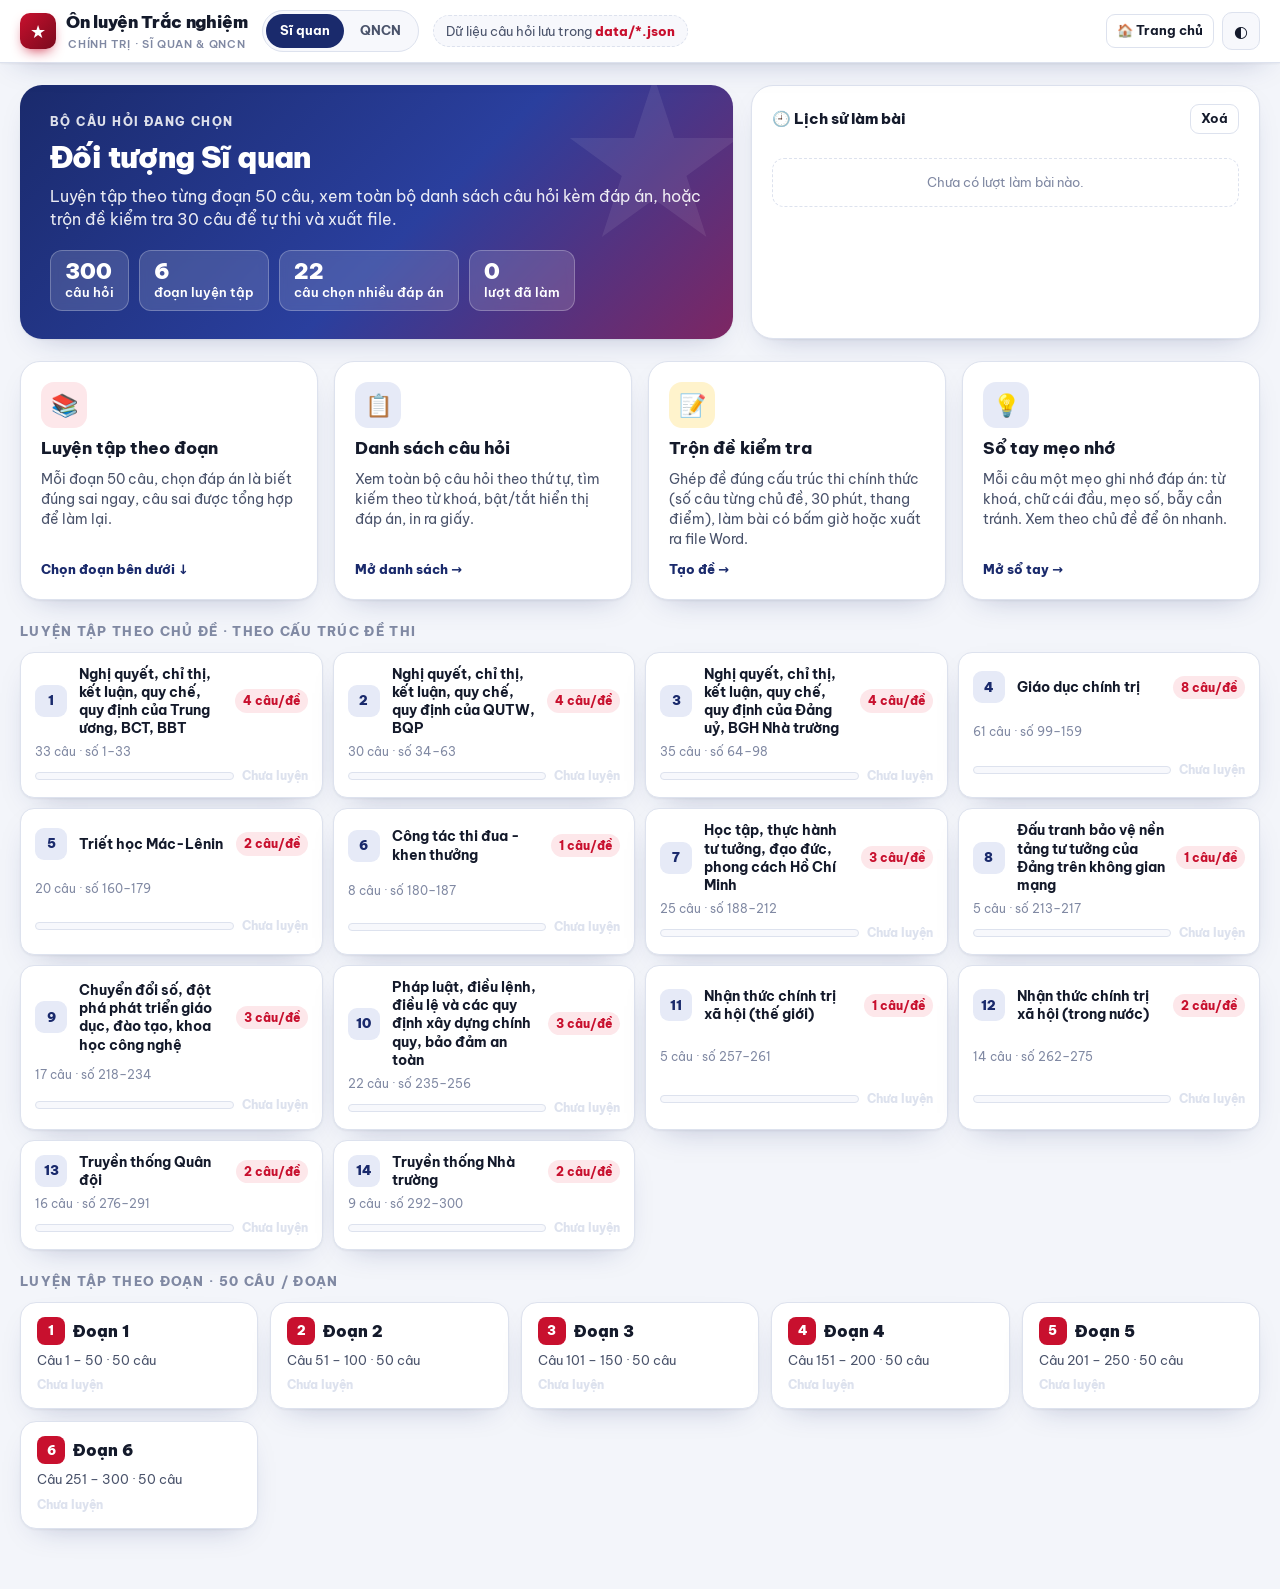
<file: index.html>
<!doctype html><html lang="vi"><head><meta charset="utf-8">
<meta name="viewport" content="width=device-width, initial-scale=1, viewport-fit=cover, maximum-scale=1">
<title>Ôn luyện Trắc nghiệm – Chính trị</title>
<meta name="apple-mobile-web-app-capable" content="yes">
<meta name="mobile-web-app-capable" content="yes">
<meta name="theme-color" content="#c8102e">
<meta name="format-detection" content="telephone=no">
<link rel="preconnect" href="https://fonts.gstatic.com">
<link rel="stylesheet" href="https://fonts.googleapis.com/css2?family=Be+Vietnam+Pro:wght@400;500;600;700;800;900&display=swap">
<link rel="stylesheet" href="styles.css"></head><body>
<header class="top"><div class="wrap">
  <button class="logo" id="homeBtn" type="button" aria-label="Về trang chủ"><span class="mark">★</span><span>Ôn luyện Trắc nghiệm<small>Chính trị · Sĩ quan & QNCN</small></span></button>
  <div class="bankseg" role="group" aria-label="Chọn bộ câu hỏi">
    <button type="button" data-bank="siquan" class="on">Sĩ quan</button>
    <button type="button" data-bank="qncn">QNCN</button>
  </div>
  <div class="copy">Dữ liệu câu hỏi lưu trong <b>data/*.json</b></div>
  <div class="top-right">
    <button class="btn sm ghost" id="homeBtn2" type="button">🏠 Trang chủ</button>
    <button class="ibtn" id="themeBtn" type="button" aria-label="Đổi giao diện sáng/tối">◐</button>
  </div>
</div></header>

<main class="wrap">
<!-- ===== HOME ===== -->
<section class="screen" id="s-home">
    <div class="iosbanner" id="iosBanner">📱 <span>Mở bằng <b>Safari</b> → nút <b>Chia sẻ</b> → <b>Thêm vào Màn hình chính</b> để dùng như ứng dụng, chạy toàn màn hình và không cần mạng.</span><button type="button" aria-label="Ẩn">✕</button></div>
  <div class="hero">
    <div class="hero-card">
      <div class="eyebrow">Bộ câu hỏi đang chọn</div>
      <h1 id="heroTitle"></h1>
      <p>Luyện tập theo từng đoạn 50 câu, xem toàn bộ danh sách câu hỏi kèm đáp án, hoặc trộn đề kiểm tra 30 câu để tự thi và xuất file.</p>
      <div class="hero-stats" id="heroStats"></div>
    </div>
    <div class="hist-card">
      <h2>🕘 Lịch sử làm bài <button class="btn sm ghost" id="clearHist" type="button">Xoá</button></h2>
      <ul class="hist" id="histList"></ul>
      <div class="empty" id="histEmpty">Chưa có lượt làm bài nào.</div>
    </div>
  </div>
  <div class="modes">
    <button class="mode red" type="button" data-go="practice"><span class="ic">📚</span><h3>Luyện tập theo đoạn</h3><p>Mỗi đoạn 50 câu, chọn đáp án là biết đúng sai ngay, câu sai được tổng hợp để làm lại.</p><span class="go">Chọn đoạn bên dưới ↓</span></button>
    <button class="mode" type="button" data-go="list"><span class="ic">📋</span><h3>Danh sách câu hỏi</h3><p>Xem toàn bộ câu hỏi theo thứ tự, tìm kiếm theo từ khoá, bật/tắt hiển thị đáp án, in ra giấy.</p><span class="go">Mở danh sách →</span></button>
    <button class="mode gold" type="button" data-go="exam"><span class="ic">📝</span><h3>Trộn đề kiểm tra</h3><p>Ghép đề đúng cấu trúc thi chính thức (số câu từng chủ đề, 30 phút, thang điểm), làm bài có bấm giờ hoặc xuất ra file Word.</p><span class="go">Tạo đề →</span></button>
    <button class="mode" type="button" data-go="tips"><span class="ic">💡</span><h3>Sổ tay mẹo nhớ</h3><p>Mỗi câu một mẹo ghi nhớ đáp án: từ khoá, chữ cái đầu, mẹo số, bẫy cần tránh. Xem theo chủ đề để ôn nhanh.</p><span class="go">Mở sổ tay →</span></button>
  </div>
  <p class="section-title">Luyện tập theo chủ đề · theo cấu trúc đề thi</p>
  <div class="topics" id="topics"></div>
  <p class="section-title">Luyện tập theo đoạn · 50 câu / đoạn</p>
  <div class="segs" id="segs"></div>
</section>

<!-- ===== PRACTICE ===== -->
<section class="screen" id="s-practice" hidden>
  <div class="qbar">
    <button class="btn sm" id="pBack" type="button">← Thoát</button>
    <div><div class="title" id="pTitle"></div><div class="sub" id="pSub"></div></div>
    <div class="prog"><i id="pProg"></i></div>
    <span class="timer" id="pTimer">00:00</span>
    <button class="mnav" type="button" data-sheet="practice">☷ <span id="pMini">0/50</span></button>
  </div>
  <div class="layout">
    <div>
      <article class="qcard">
        <div class="tags" id="pTags"></div>
        <p class="qtext" id="pQ"></p>
        <ul class="opts" id="pOpts"></ul>
        <div id="pFb"></div>
        <div id="pTip"></div>
        <div class="actions">
          <button class="btn" id="pPrev" type="button">← Câu trước</button>
          <button class="btn navy" id="pCheck" type="button" hidden>Kiểm tra</button>
          <button class="btn ghost" id="pFlag" type="button">🚩 Đánh dấu</button>
          <span class="spacer"></span>
          <button class="btn primary" id="pNext" type="button">Câu tiếp →</button>
        </div>
      </article>
    </div>
    <aside class="side">
      <div class="nav">
        <h3>Điều hướng câu hỏi</h3>
        <div class="meta"><span id="pDone"></span><span id="pRight"></span><span id="pWrong"></span></div>
        <div class="cells" id="pCells"></div>
        <div class="legend"><span><i style="background:var(--ok)"></i>Đúng</span><span><i style="background:var(--bad)"></i>Sai</span><span><i style="background:var(--navy-soft);border:1px solid var(--navy)"></i>Đã chọn</span><span><i style="background:var(--gold)"></i>Đánh dấu</span></div>
        <label class="toggle" style="margin-top:10px"><input type="checkbox" id="pAuto" checked>Tự chuyển câu khi trả lời đúng</label>
        <div class="navbtns"><button class="btn navy" id="pFinish" type="button">Kết thúc đoạn &amp; xem kết quả</button></div>
      </div>
    </aside>
  </div>
</section>

<!-- ===== LIST ===== -->
<section class="screen" id="s-list" hidden>
  <div class="toolbar">
    <button class="btn sm" id="lBack" type="button">← Trang chủ</button>
    <input type="search" id="lSearch" enterkeyhint="search" autocapitalize="off" placeholder="Tìm theo từ khoá trong câu hỏi hoặc phương án…" aria-label="Tìm kiếm">
    <select id="lSeg" aria-label="Chọn đoạn"></select>
    <select id="lTopic" aria-label="Chọn chủ đề"></select>
    <label class="toggle"><input type="checkbox" id="lShow">Hiện đáp án</label>
    <label class="toggle"><input type="checkbox" id="lTips">Hiện mẹo nhớ</label>
    <span class="count" id="lCount"></span>
    <button class="btn sm" id="lPrint" type="button">🖨 In</button>
  </div>
  <div class="qlist" id="qlist"></div>
</section>

<!-- ===== EXAM SETUP ===== -->
<section class="screen" id="s-exam" hidden>
  <div class="qbar"><button class="btn sm" id="eBack" type="button">← Trang chủ</button><div class="title">Trộn đề kiểm tra</div></div>
  <div class="setup">
    <div class="panel">
      <h2>🖥 Làm bài trên máy</h2>
      <p class="d">Ghép đề theo đúng cấu trúc thi chính thức của đối tượng đang chọn, hoặc tự chọn số câu.</p>
      <div class="radio"><label><input type="radio" name="eMode" value="struct" checked>Theo cấu trúc đề thi chính thức</label><label><input type="radio" name="eMode" value="free">Tự chọn số câu</label></div>
      <div class="struct" id="eStruct"></div>
      <div class="row2" id="eFree" hidden>
        <div class="field"><label>Số câu / đề</label><input type="number" id="eN" value="30" min="5" max="100"></div>
        <div class="field"><label>Phạm vi câu hỏi</label><select id="eScope"></select></div>
      </div>
      <div class="field"><label>Thời gian (phút)</label><input type="number" id="eT" value="30" min="5" max="180"></div>
      <label class="chk"><input type="checkbox" id="eShuffleOpts" checked>Trộn thứ tự phương án A/B/C/D</label>
      <div class="actions"><button class="btn primary" id="eStart" type="button">▶ Bắt đầu làm bài</button></div>
    </div>
    <div class="panel">
      <h2>📄 Xuất đề ra file</h2>
      <p class="d">Tạo nhiều mã đề khác nhau, mỗi đề một file Word (.docx) để in; đáp án đặt ở trang cuối hoặc tách riêng.</p>
      <div class="row2">
        <div class="field"><label>Số đề cần tạo</label><input type="number" id="xCount" value="1" min="1" max="20"></div>
        <div class="field"><label>Mã đề bắt đầu</label><input type="number" id="xStart" value="101" min="1"></div>
      </div>
      <div class="field"><label>Tiêu đề đề thi</label><input type="text" id="xTitle" value="ĐỀ KIỂM TRA NHẬN THỨC CHÍNH TRỊ" style="max-width:100%"></div>
      <label class="chk"><input type="checkbox" id="xKey" checked>Kèm bảng đáp án ở cuối mỗi đề</label>
      <label class="chk"><input type="checkbox" id="xKeyFile">Xuất thêm file đáp án tổng hợp riêng</label>
      <div class="actions"><button class="btn navy" id="xGo" type="button">⬇ Tạo &amp; tải file</button><button class="btn" id="xPreview" type="button">👁 Xem trước 1 đề</button></div>
      <p class="note">File .docx mở bằng Microsoft Word / LibreOffice. Cấu trúc đề, thời gian và trộn phương án dùng chung thiết lập bên trái; thứ tự câu trong đề đi theo thứ tự chủ đề của cấu trúc.</p>
    </div>
  </div>
</section>

<!-- ===== EXAM TAKING ===== -->
<section class="screen" id="s-taking" hidden>
  <div class="qbar">
    <button class="btn sm" id="tQuit" type="button">← Huỷ</button>
    <div><div class="title" id="tTitle"></div><div class="sub" id="tSub"></div></div>
    <div class="prog"><i id="tProg"></i></div>
    <span class="timer" id="tTimer">30:00</span>
    <button class="btn primary" id="tSubmit" type="button">Nộp bài</button>
    <button class="mnav" type="button" data-sheet="taking">☷ <span id="tMini">0/30</span></button>
  </div>
  <div class="layout">
    <div class="exam-list" id="tList"></div>
    <aside class="side"><div class="nav"><h3>Phiếu trả lời</h3><div class="meta"><span id="tDone"></span></div><div class="cells" id="tCells"></div><div class="navbtns"><button class="btn primary" id="tSubmit2" type="button">Nộp bài</button></div></div></aside>
  </div>
</section>

<!-- ===== RESULT ===== -->
<section class="screen" id="s-result" hidden>
  <div class="result">
    <div class="score">
      <div class="ring" id="rRing"><div><b id="rPct">0%</b><small id="rFrac"></small></div></div>
      <div>
        <h2 id="rTitle"></h2>
        <div class="line" id="rLine"></div>
        <div class="kpis" id="rKpis"></div>
        <div class="actions">
          <button class="btn primary" id="rRetry" type="button">🔁 Làm lại</button>
          <button class="btn navy" id="rRetryWrong" type="button">Chỉ làm lại câu sai</button>
          <button class="btn" id="rHome" type="button">Trang chủ</button>
        </div>
      </div>
    </div>
    <p class="section-title" style="margin-top:22px">Xem lại từng câu</p>
    <div class="review" id="rReview"></div>
  </div>
</section>
</main>

<div class="sheetbg" id="sheetbg"></div>
<div class="toast" id="toast"></div>
<dialog id="dlg"><div class="dl"><h3 id="dlgT"></h3><p id="dlgP"></p><div class="acts"><button class="btn" id="dlgNo" type="button">Huỷ</button><button class="btn primary" id="dlgYes" type="button">Đồng ý</button></div></div></dialog>

<script src="app.js"></script>
</body></html>
</file>
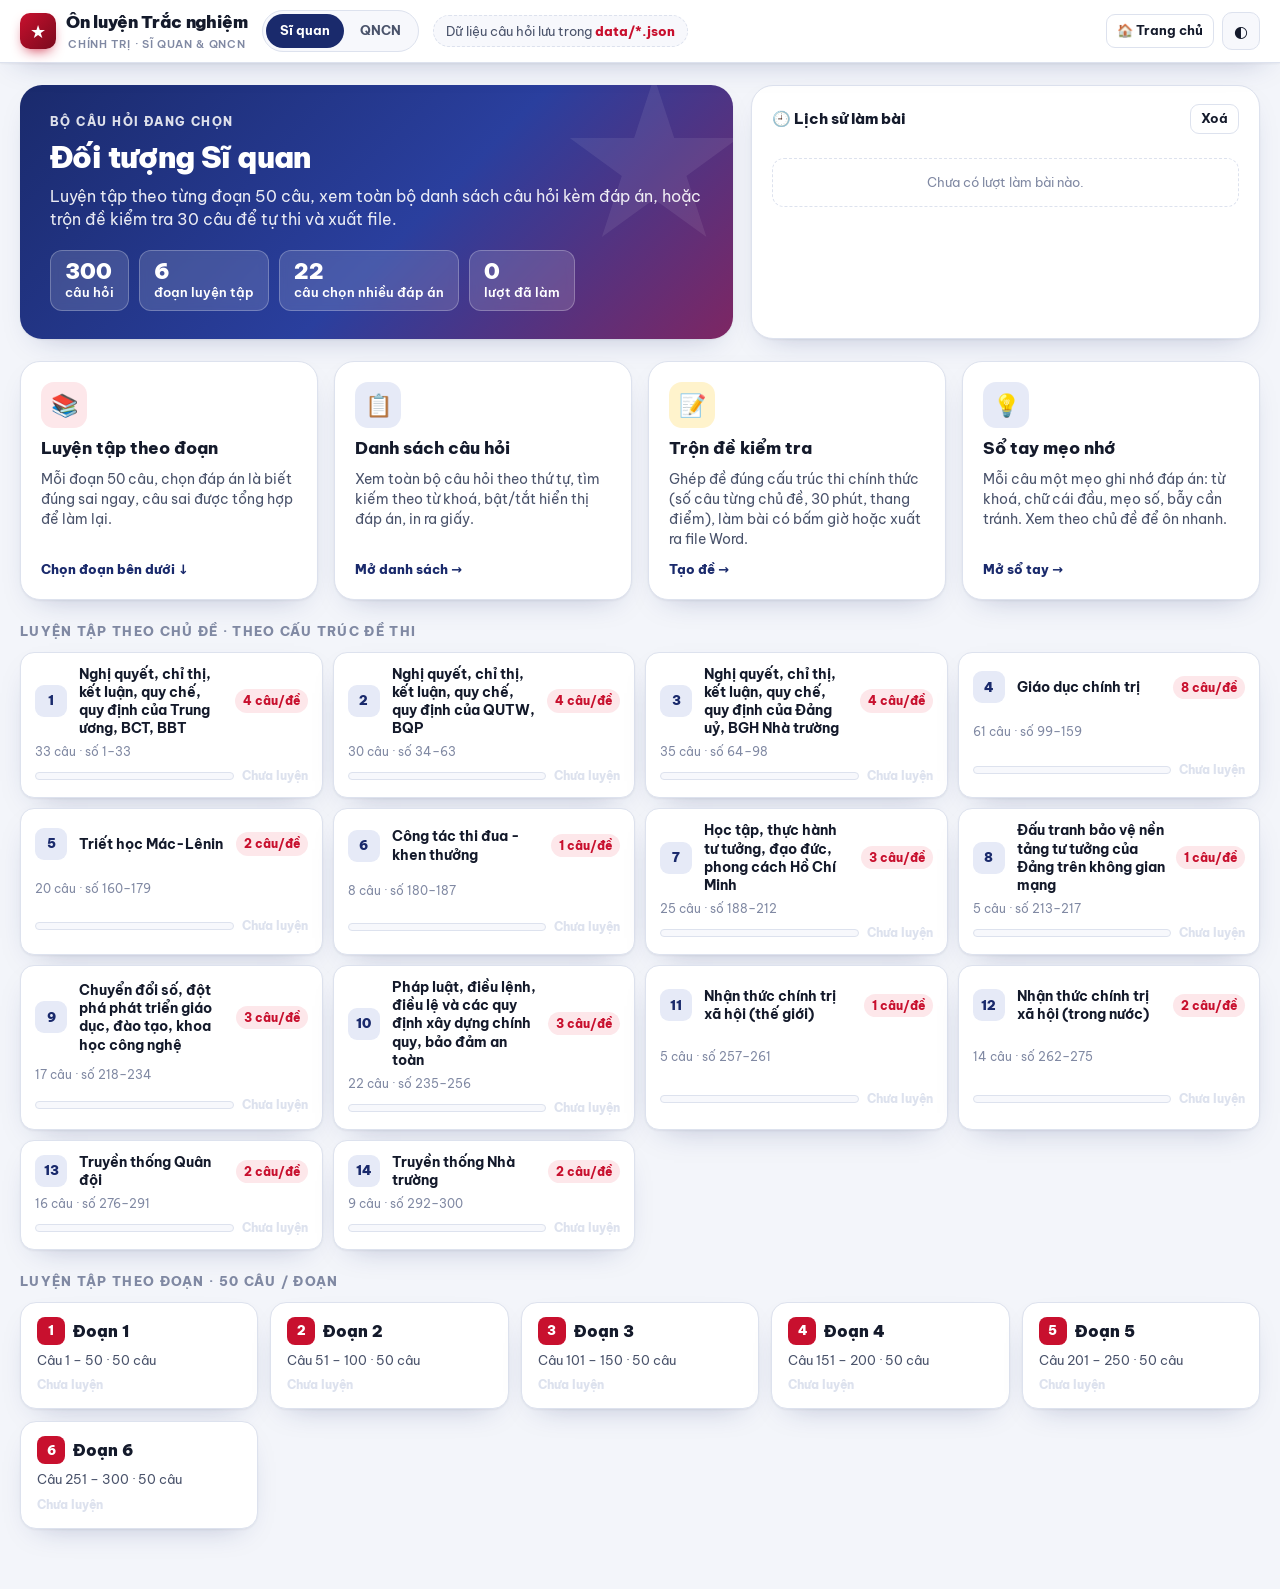
<file: on-luyen-standalone.html>
<!doctype html><html lang="vi"><head><meta charset="utf-8">
<meta name="viewport" content="width=device-width, initial-scale=1, viewport-fit=cover, maximum-scale=1">
<title>Ôn luyện Trắc nghiệm – Chính trị</title>
<meta name="apple-mobile-web-app-capable" content="yes">
<meta name="mobile-web-app-capable" content="yes">
<meta name="theme-color" content="#c8102e">
<meta name="format-detection" content="telephone=no">
<link rel="preconnect" href="https://fonts.gstatic.com">
<link rel="stylesheet" href="https://fonts.googleapis.com/css2?family=Be+Vietnam+Pro:wght@400;500;600;700;800;900&display=swap">
<style>
:root{
  --bg:#f3f5fa; --surface:#ffffff; --surface-2:#f7f8fc; --ink:#141a2b; --ink-2:#4a536b; --ink-3:#8089a3; --line:#dde2ee;
  --red:#c8102e; --red-ink:#ffffff; --red-soft:#fde7ea; --navy:#1a2a6c; --navy-soft:#e6eaf7; --gold:#e8a800; --gold-soft:#fff3cc;
  --ok:#1b8a4a; --ok-soft:#dcf5e6; --bad:#c62828; --bad-soft:#fde3e3; --warn:#d97706;
  --shadow:0 1px 2px rgba(20,26,43,.05),0 12px 32px -18px rgba(26,42,108,.35); --r:16px;
  --font:"Be Vietnam Pro",system-ui,-apple-system,"Segoe UI",Roboto,Arial,sans-serif;
}
@media (prefers-color-scheme: dark){
  :root:not([data-theme="light"]){
    --bg:#0f1320; --surface:#181d2e; --surface-2:#202640; --ink:#eef0f7; --ink-2:#b8bfd6; --ink-3:#7f88a6; --line:#2d3450;
    --red:#ff4d6a; --red-ink:#160408; --red-soft:#3d1a22; --navy:#8ea2ff; --navy-soft:#242c56; --gold:#ffc83d; --gold-soft:#3f3310;
    --ok:#3ddc84; --ok-soft:#133a26; --bad:#ff6b6b; --bad-soft:#4a1d1d; --warn:#fbbf24;
    --shadow:0 1px 2px rgba(0,0,0,.4),0 14px 36px -18px rgba(0,0,0,.9);
  }
}
:root[data-theme="dark"]{
  --bg:#0f1320; --surface:#181d2e; --surface-2:#202640; --ink:#eef0f7; --ink-2:#b8bfd6; --ink-3:#7f88a6; --line:#2d3450;
  --red:#ff4d6a; --red-ink:#160408; --red-soft:#3d1a22; --navy:#8ea2ff; --navy-soft:#242c56; --gold:#ffc83d; --gold-soft:#3f3310;
  --ok:#3ddc84; --ok-soft:#133a26; --bad:#ff6b6b; --bad-soft:#4a1d1d; --warn:#fbbf24;
  --shadow:0 1px 2px rgba(0,0,0,.4),0 14px 36px -18px rgba(0,0,0,.9);
}
*{box-sizing:border-box}
html,body{margin:0}
html{-webkit-text-size-adjust:100%}
body{background:var(--bg);color:var(--ink);font-family:var(--font);font-size:15.5px;line-height:1.5;-webkit-font-smoothing:antialiased;-webkit-tap-highlight-color:transparent}
button,a,.cell,.opt,.seg,.mode{touch-action:manipulation}
button,input,select{font:inherit;color:inherit}
button{cursor:pointer}
button:focus-visible,input:focus-visible,select:focus-visible,[tabindex]:focus-visible{outline:3px solid var(--gold);outline-offset:2px}
[hidden]{display:none!important}
h1,h2,h3{margin:0;line-height:1.2;text-wrap:balance}
.wrap{max-width:1600px;margin:0 auto;padding:0 20px}

/* ===== top bar ===== */
.top{position:sticky;top:0;z-index:20;background:var(--surface);border-bottom:1px solid var(--line);box-shadow:var(--shadow)}
.top .wrap{display:flex;align-items:center;gap:14px;min-height:62px;flex-wrap:wrap;padding-top:8px;padding-bottom:8px}
.logo{display:flex;align-items:center;gap:10px;font-weight:900;font-size:17px;letter-spacing:-.01em;cursor:pointer;background:none;border:0;padding:0}
.logo .mark{width:36px;height:36px;border-radius:10px;background:linear-gradient(135deg,var(--red),#7a0a1d);display:grid;place-items:center;color:#fff;font-size:18px;box-shadow:0 6px 14px -6px var(--red)}
.logo small{display:block;font-weight:600;font-size:11px;color:var(--ink-3);letter-spacing:.06em;text-transform:uppercase}
.bankseg{display:inline-flex;background:var(--surface-2);border:1px solid var(--line);border-radius:999px;padding:3px;gap:2px}
.bankseg button{border:0;background:transparent;border-radius:999px;padding:7px 14px;font-weight:700;font-size:13px;color:var(--ink-2)}
.bankseg button.on{background:var(--navy);color:#fff}
:root[data-theme="dark"] .bankseg button.on{color:#0f1320}
@media (prefers-color-scheme: dark){:root:not([data-theme="light"]) .bankseg button.on{color:#0f1320}}
.copy{font-size:12.5px;color:var(--ink-2);padding:6px 12px;border:1px dashed var(--line);border-radius:999px;background:var(--surface-2);white-space:nowrap}
.copy b{color:var(--red);font-weight:800}
@media (max-width:760px){.copy{order:9;width:100%;text-align:center}}
.top-right{margin-left:auto;display:flex;gap:8px;align-items:center}
.ibtn{width:38px;height:38px;border-radius:10px;border:1px solid var(--line);background:var(--surface-2);display:grid;place-items:center;font-size:16px}
.btn{border:1px solid var(--line);background:var(--surface-2);border-radius:11px;padding:9px 14px;font-weight:700;font-size:14px;display:inline-flex;align-items:center;gap:8px;white-space:nowrap}
.btn:hover{border-color:var(--ink-3)}
.btn:disabled{opacity:.45;cursor:not-allowed}
.btn.primary{background:var(--red);color:var(--red-ink);border-color:var(--red)}
.btn.navy{background:var(--navy);color:#fff;border-color:var(--navy)}
:root[data-theme="dark"] .btn.navy{color:#0f1320}
@media (prefers-color-scheme: dark){:root:not([data-theme="light"]) .btn.navy{color:#0f1320}}
.btn.ghost{background:transparent}
.btn.sm{padding:6px 10px;font-size:13px;border-radius:9px}

/* ===== home ===== */
.screen{padding:22px 0 60px}
.hero{display:grid;grid-template-columns:1.4fr 1fr;gap:18px;margin-bottom:22px}
.hero-card{border-radius:22px;padding:28px 30px;background:linear-gradient(135deg,var(--navy) 0%,#2a3f9e 55%,var(--red) 140%);color:#fff;position:relative;overflow:hidden;box-shadow:var(--shadow)}
.hero-card::after{content:"★";position:absolute;right:-20px;top:-40px;font-size:220px;opacity:.08;line-height:1}
.hero-card .eyebrow{font-size:12px;font-weight:800;letter-spacing:.12em;text-transform:uppercase;opacity:.85}
.hero-card h1{font-size:30px;font-weight:900;margin:8px 0 10px;letter-spacing:-.02em}
.hero-card p{margin:0;opacity:.9;max-width:60ch}
.hero-stats{display:flex;gap:10px;flex-wrap:wrap;margin-top:18px}
.stat{background:rgba(255,255,255,.14);border:1px solid rgba(255,255,255,.25);border-radius:12px;padding:8px 14px;font-size:13px;font-weight:600;backdrop-filter:blur(4px)}
.stat b{display:block;font-size:22px;font-weight:900;font-variant-numeric:tabular-nums;line-height:1.1}
.hist-card{background:var(--surface);border:1px solid var(--line);border-radius:22px;padding:18px 20px;box-shadow:var(--shadow);display:flex;flex-direction:column;min-height:0}
.hist-card h2{font-size:15px;font-weight:800;display:flex;align-items:center;gap:8px}
.hist-card h2 .btn{margin-left:auto}
.hist{list-style:none;margin:12px 0 0;padding:0;display:grid;gap:6px;max-height:230px;overflow:auto}
.hist li{display:grid;grid-template-columns:auto 1fr auto;gap:10px;align-items:center;font-size:13px;padding:7px 10px;border:1px solid var(--line);border-radius:10px;background:var(--surface-2)}
.hist .sc{font-weight:900;font-variant-numeric:tabular-nums;min-width:52px;text-align:center;padding:3px 6px;border-radius:7px;background:var(--ok-soft);color:var(--ok)}
.hist .sc.low{background:var(--bad-soft);color:var(--bad)}
.hist .sc.mid{background:var(--gold-soft);color:var(--warn)}
.hist .m{color:var(--ink-2)}
.hist .t{color:var(--ink-3);font-size:12px;white-space:nowrap}
.empty{color:var(--ink-3);font-size:13px;padding:14px;text-align:center;border:1px dashed var(--line);border-radius:12px;margin-top:12px}
.modes{display:grid;grid-template-columns:repeat(4,1fr);gap:16px;margin-bottom:22px}
.mode{background:var(--surface);border:1px solid var(--line);border-radius:20px;padding:20px;box-shadow:var(--shadow);display:flex;flex-direction:column;gap:10px;text-align:left;cursor:pointer;transition:transform .12s,border-color .12s;position:relative}
.mode:hover{transform:translateY(-2px);border-color:var(--navy)}
.mode .ic{width:46px;height:46px;border-radius:13px;display:grid;place-items:center;font-size:22px;background:var(--navy-soft);color:var(--navy)}
.mode.red .ic{background:var(--red-soft);color:var(--red)}
.mode.gold .ic{background:var(--gold-soft);color:var(--warn)}
.mode h3{font-size:17px;font-weight:800}
.mode p{margin:0;color:var(--ink-2);font-size:13.5px}
.mode .go{margin-top:auto;font-weight:800;font-size:13px;color:var(--navy)}
.section-title{font-size:13px;font-weight:800;letter-spacing:.1em;text-transform:uppercase;color:var(--ink-3);margin:0 0 10px}
.segs{display:grid;grid-template-columns:repeat(auto-fill,minmax(230px,1fr));gap:12px}
.seg{background:var(--surface);border:1px solid var(--line);border-radius:16px;padding:14px 16px;text-align:left;display:grid;gap:6px;box-shadow:var(--shadow);cursor:pointer;transition:transform .12s,border-color .12s}
.seg:hover{transform:translateY(-2px);border-color:var(--red)}
.seg .n{font-weight:900;font-size:16px;display:flex;align-items:center;gap:8px}
.seg .n i{font-style:normal;width:28px;height:28px;border-radius:8px;background:var(--red);color:var(--red-ink);display:grid;place-items:center;font-size:13px;font-weight:900}
.seg .r{color:var(--ink-2);font-size:13px;font-variant-numeric:tabular-nums}
.seg .bar{height:6px;border-radius:99px;background:var(--surface-2);overflow:hidden;border:1px solid var(--line)}
.seg .bar i{display:block;height:100%;background:linear-gradient(90deg,var(--gold),var(--ok));width:0}
.seg .best{font-size:12px;color:var(--ink-3)}

/* ===== quiz ===== */
.qbar{display:flex;align-items:center;gap:12px;flex-wrap:wrap;margin-bottom:14px}
.qbar .title{font-weight:900;font-size:18px}
.qbar .sub{color:var(--ink-2);font-size:13px}
.prog{flex:1;min-width:160px;height:8px;border-radius:99px;background:var(--surface);border:1px solid var(--line);overflow:hidden}
.prog i{display:block;height:100%;background:linear-gradient(90deg,var(--navy),var(--red));width:0;transition:width .2s}
.timer{font-variant-numeric:tabular-nums;font-weight:900;font-size:18px;background:var(--surface);border:1px solid var(--line);border-radius:10px;padding:5px 12px;min-width:86px;text-align:center}
.timer.low{color:var(--bad);border-color:var(--bad)}
.layout{display:grid;grid-template-columns:minmax(0,1fr) 340px;gap:16px;align-items:start}
.qcard{background:var(--surface);border:1px solid var(--line);border-radius:22px;padding:24px 26px;box-shadow:var(--shadow)}
.tags{display:flex;gap:8px;flex-wrap:wrap;margin-bottom:12px}
.tag{font-size:11.5px;font-weight:800;letter-spacing:.05em;text-transform:uppercase;padding:4px 10px;border-radius:999px;background:var(--navy-soft);color:var(--navy)}
.tag.red{background:var(--red-soft);color:var(--red)}
.tag.gold{background:var(--gold-soft);color:var(--warn)}
.qtext{font-size:19px;font-weight:700;line-height:1.5;margin:0 0 18px;color:var(--red)}
.qtext .num{color:var(--ink);margin-right:6px}
.opts{display:grid;gap:10px;list-style:none;margin:0;padding:0}
.opt{width:100%;display:grid;grid-template-columns:38px 1fr auto;gap:12px;align-items:center;border:2px solid var(--line);background:var(--surface-2);border-radius:14px;padding:12px 14px;text-align:left;font-size:16px;line-height:1.45;transition:border-color .1s,background .1s;position:relative}
.opt:hover:not(:disabled){border-color:var(--navy)}
.opt .L{width:36px;height:36px;border-radius:10px;background:var(--surface);border:2px solid var(--line);display:grid;place-items:center;font-weight:900;color:var(--ink-2)}
.opt .ck{width:22px;height:22px;border-radius:6px;border:2px solid var(--line);display:grid;place-items:center;font-size:13px;color:transparent}
.opt.sel{border-color:var(--navy);background:var(--navy-soft)}
.opt.sel .L{background:var(--navy);color:#fff;border-color:var(--navy)}
.opt.sel .ck{background:var(--navy);border-color:var(--navy);color:#fff}
.opt.correct{border-color:var(--ok);background:var(--ok-soft)}
.opt.correct .L{background:var(--ok);color:#fff;border-color:var(--ok)}
.opt.wrong{border-color:var(--bad);background:var(--bad-soft)}
.opt.wrong .L{background:var(--bad);color:#fff;border-color:var(--bad)}
.opt:disabled{cursor:default}
.fb{margin-top:16px;border-radius:14px;padding:12px 16px;font-weight:600;display:flex;gap:10px;align-items:flex-start}
.fb.ok{background:var(--ok-soft);color:var(--ok)}
.fb.bad{background:var(--bad-soft);color:var(--bad)}
.fb .ans{font-weight:500;color:var(--ink)}
.actions{display:flex;gap:10px;flex-wrap:wrap;margin-top:18px;align-items:center}
.actions .spacer{flex:1}
.side{display:grid;gap:14px;position:sticky;top:76px}
.nav{background:var(--surface);border:1px solid var(--line);border-radius:18px;padding:16px;box-shadow:var(--shadow)}
.nav h3{font-size:14px;font-weight:800;margin-bottom:4px}
.nav .meta{font-size:12.5px;color:var(--ink-2);margin-bottom:10px;display:flex;gap:10px;flex-wrap:wrap}
.cells{display:grid;grid-template-columns:repeat(auto-fill,minmax(40px,1fr));gap:6px}
.cell{height:38px;border-radius:9px;border:2px solid var(--line);background:var(--surface-2);font-weight:800;font-size:13px;font-variant-numeric:tabular-nums;position:relative}
.cell.done{background:var(--navy-soft);border-color:var(--navy);color:var(--navy)}
.cell.ok{background:var(--ok);border-color:var(--ok);color:#fff}
.cell.bad{background:var(--bad);border-color:var(--bad);color:#fff}
.cell.cur{outline:3px solid var(--gold);outline-offset:1px}
.cell.flag::after{content:"";position:absolute;right:3px;top:3px;width:8px;height:8px;border-radius:50%;background:var(--gold);box-shadow:0 0 0 2px var(--surface)}
.legend{display:flex;gap:12px;flex-wrap:wrap;font-size:12px;color:var(--ink-2);margin-top:10px}
.legend i{display:inline-block;width:12px;height:12px;border-radius:4px;vertical-align:-1px;margin-right:4px}
.navbtns{display:grid;gap:8px;margin-top:12px}

.tip{margin-top:12px;border-radius:14px;padding:11px 14px;background:var(--gold-soft);border:1px dashed var(--gold);font-size:14px;line-height:1.5;display:flex;gap:10px;align-items:flex-start}
.tip .ic{flex:0 0 auto;font-size:16px}
.tip b{color:var(--warn)}
.topics{display:grid;grid-template-columns:repeat(auto-fill,minmax(260px,1fr));gap:10px;margin-bottom:22px}
.topic{background:var(--surface);border:1px solid var(--line);border-radius:14px;padding:12px 14px;text-align:left;display:grid;grid-template-columns:34px 1fr auto;grid-template-rows:auto auto auto;gap:6px 10px;align-items:center;box-shadow:var(--shadow);cursor:pointer;transition:transform .12s,border-color .12s}
.topic:hover{transform:translateY(-2px);border-color:var(--navy)}
.topic i{font-style:normal;width:32px;height:32px;border-radius:9px;background:var(--navy-soft);color:var(--navy);display:grid;place-items:center;font-weight:900;font-size:13px}
.topic .n{font-weight:700;font-size:14px;line-height:1.3}
.topic .r{color:var(--ink-3);font-size:12px;grid-column:1/-1;white-space:nowrap;overflow:hidden;text-overflow:ellipsis}
.topic .pk{font-size:11.5px;font-weight:800;color:var(--red);background:var(--red-soft);padding:3px 8px;border-radius:999px;white-space:nowrap}
.topic .lv{grid-column:1/-1}
.lv{display:flex;align-items:center;gap:8px;white-space:nowrap}
.lv .bar{flex:1;height:8px;border-radius:99px;background:var(--surface-2);border:1px solid var(--line);overflow:hidden}
.lv .bar i{display:block;height:100%;border-radius:99px;width:0;background:var(--lc,var(--line));transition:width .3s}
.lv .pct{font-size:12px;font-weight:800;font-variant-numeric:tabular-nums;min-width:66px;text-align:right;color:var(--lc,var(--ink-3))}
.seg .bar{display:none}.seg .best{display:none}
.struct{border:1px solid var(--line);border-radius:12px;overflow:hidden;margin:8px 0 12px;font-size:13px}
.struct table{width:100%;border-collapse:collapse}
.struct td,.struct th{padding:5px 10px;border-bottom:1px solid var(--line);text-align:left}
.struct th{background:var(--surface-2);font-size:11.5px;text-transform:uppercase;letter-spacing:.04em;color:var(--ink-2)}
.struct td:last-child,.struct th:last-child{text-align:right;font-variant-numeric:tabular-nums;font-weight:800}
.struct tr.ex td{color:var(--warn);font-style:italic}
.struct tr.tot td{font-weight:900;background:var(--surface-2)}
.radio{display:flex;gap:14px;flex-wrap:wrap;margin-bottom:10px}
.radio label{display:flex;align-items:center;gap:6px;font-weight:700;font-size:14px;cursor:pointer}
.radio input{width:18px;height:18px;accent-color:var(--red)}
body.showtips .qi .tipline{display:flex}
.qi .tipline{display:none;margin:8px 0 0 54px;font-size:13.5px;background:var(--gold-soft);border-left:3px solid var(--gold);padding:6px 10px;border-radius:0 8px 8px 0;gap:8px}
.qi .topicline{font-size:11.5px;color:var(--ink-3);margin:6px 0 0 54px}
.rv .tipline{font-size:13px;background:var(--gold-soft);border-left:3px solid var(--gold);padding:5px 9px;border-radius:0 8px 8px 0;margin-top:6px}
@media (max-width:760px){.qi .tipline,.qi .topicline{margin-left:0}.topics{grid-template-columns:1fr}.modes{grid-template-columns:1fr}}
#s-taking .qbar{position:sticky;top:var(--toph,62px);z-index:12;background:var(--bg);padding:8px 0;margin:-8px 0 10px}
#tSubmit{margin-left:auto}
/* ===== thông báo đóng phần mềm ===== */
.notice{display:flex;align-items:center;gap:12px;flex-wrap:wrap;background:linear-gradient(90deg,var(--red-soft),var(--gold-soft));border:1px solid var(--red);border-radius:14px;padding:10px 14px;margin:0 0 16px;font-size:14px}
.notice .ic{font-size:20px}
.notice b{color:var(--red)}
.cd{display:flex;gap:6px;align-items:center;font-variant-numeric:tabular-nums}
.notice .cd{margin-left:auto}
.cd .u{background:var(--ink);color:var(--bg);border-radius:8px;padding:4px 8px;min-width:46px;text-align:center;font-weight:900;font-size:15px;line-height:1.1}
.cd .u small{display:block;font-size:9.5px;font-weight:700;opacity:.75;text-transform:uppercase;letter-spacing:.05em}
.cd .sep{font-weight:900;color:var(--ink-3)}
#dlgNotice .dl{text-align:center}
#dlgNotice .big{font-size:22px;font-weight:900;color:var(--red);margin:6px 0 10px}
#dlgNotice .cd{justify-content:center;margin:14px 0 18px}
#dlgNotice .cd .u{min-width:62px;font-size:22px;padding:8px 10px}
.closed{position:fixed;inset:0;z-index:100;background:var(--bg);display:grid;place-items:center;text-align:center;padding:24px}
.closed .box{max-width:520px;background:var(--surface);border:1px solid var(--line);border-radius:22px;padding:30px;box-shadow:var(--shadow)}
.closed h2{font-size:24px;font-weight:900;color:var(--red);margin-bottom:8px}
.closed p{color:var(--ink-2);margin:0}
@media (max-width:760px){.notice .cd{margin-left:0;width:100%;justify-content:center}.cd .u{min-width:40px;font-size:14px;padding:4px 6px}}
/* ===== results ===== */
.result{max-width:900px;margin:0 auto}
.score{background:var(--surface);border:1px solid var(--line);border-radius:24px;padding:28px;box-shadow:var(--shadow);display:grid;grid-template-columns:auto 1fr;gap:24px;align-items:center}
.ring{width:150px;height:150px;border-radius:50%;display:grid;place-items:center;background:conic-gradient(var(--ok) calc(var(--p)*1%),var(--surface-2) 0);position:relative}
.ring::before{content:"";position:absolute;inset:12px;border-radius:50%;background:var(--surface)}
.ring b{position:relative;font-size:34px;font-weight:900;font-variant-numeric:tabular-nums}
.ring small{position:relative;display:block;text-align:center;color:var(--ink-2);font-size:12px;font-weight:700}
.score h2{font-size:24px;font-weight:900}
.score .line{color:var(--ink-2);margin:4px 0}
.score .kpis{display:flex;gap:10px;flex-wrap:wrap;margin:12px 0}
.kpi{border:1px solid var(--line);border-radius:12px;padding:8px 12px;font-size:13px;background:var(--surface-2)}
.kpi b{display:block;font-size:20px;font-weight:900;font-variant-numeric:tabular-nums}
.review{margin-top:18px;display:grid;gap:10px}
.rv{background:var(--surface);border:1px solid var(--line);border-left:5px solid var(--bad);border-radius:14px;padding:14px 16px}
.rv.ok{border-left-color:var(--ok)}
.rv .q{font-weight:700;margin-bottom:6px}
.rv .q .num{color:var(--ink-3);margin-right:6px}
.rv .o{font-size:14px;padding:4px 8px;border-radius:8px;margin:2px 0}
.rv .o.c{background:var(--ok-soft);color:var(--ok);font-weight:700}
.rv .o.w{background:var(--bad-soft);color:var(--bad);text-decoration:line-through}

/* ===== list ===== */
.toolbar{display:flex;gap:10px;flex-wrap:wrap;align-items:center;background:var(--surface);border:1px solid var(--line);border-radius:16px;padding:12px 14px;box-shadow:var(--shadow);margin-bottom:14px;position:sticky;top:70px;z-index:5}
.toolbar input[type=search]{flex:1;min-width:220px;border:1px solid var(--line);border-radius:10px;padding:9px 12px;background:var(--surface-2)}
.toolbar select{border:1px solid var(--line);border-radius:10px;padding:9px 10px;background:var(--surface-2)}
.toggle{display:inline-flex;align-items:center;gap:8px;font-weight:700;font-size:13.5px;cursor:pointer;user-select:none}
.toggle input{width:18px;height:18px;accent-color:var(--red)}
.qlist{display:grid;gap:10px}
.qi{background:var(--surface);border:1px solid var(--line);border-radius:16px;padding:14px 18px;box-shadow:var(--shadow)}
.qi .qh{display:flex;gap:10px;align-items:flex-start}
.qi .qh .num{flex:0 0 auto;min-width:44px;height:30px;padding:0 8px;border-radius:9px;background:var(--red);color:var(--red-ink);font-weight:900;display:grid;place-items:center;font-size:13px}
.qi .qh .t{font-weight:700;font-size:16px}
.qi .qh .multi{margin-left:auto;flex:0 0 auto}
.qi ol{list-style:none;margin:10px 0 0 54px;padding:0;display:grid;gap:4px}
.qi li{padding:5px 10px;border-radius:9px;font-size:14.5px;display:flex;gap:8px}
.qi li b{color:var(--ink-3);min-width:18px}
body.showans .qi li.c{background:var(--ok-soft);color:var(--ok);font-weight:700}
body.showans .qi li.c b{color:var(--ok)}
.count{color:var(--ink-2);font-size:13px;font-weight:600}
mark{background:var(--gold-soft);color:inherit;border-radius:3px;padding:0 2px}

/* ===== exam setup ===== */
.setup{display:grid;grid-template-columns:1.1fr .9fr;gap:16px}
.panel{background:var(--surface);border:1px solid var(--line);border-radius:20px;padding:22px 24px;box-shadow:var(--shadow)}
.panel h2{font-size:18px;font-weight:900;margin-bottom:6px}
.panel p.d{color:var(--ink-2);font-size:13.5px;margin:0 0 14px}
.field{display:grid;gap:5px;margin-bottom:12px}
.field label{font-size:12.5px;font-weight:800;color:var(--ink-2);text-transform:uppercase;letter-spacing:.05em}
.field input,.field select{border:1px solid var(--line);border-radius:10px;padding:9px 12px;background:var(--surface-2);max-width:260px}
.row2{display:grid;grid-template-columns:1fr 1fr;gap:12px}
.chk{display:flex;align-items:center;gap:8px;font-weight:600;font-size:14px;margin:6px 0}
.chk input{width:18px;height:18px;accent-color:var(--navy)}
.exam-list{display:grid;gap:12px}
.eq{background:var(--surface);border:1px solid var(--line);border-radius:16px;padding:16px 18px;box-shadow:var(--shadow);scroll-margin-top:90px}
.eq .qtext{font-size:16.5px;margin-bottom:10px}
.eq .opts{gap:6px}
.eq .opt{padding:9px 12px;font-size:15px;grid-template-columns:30px 1fr auto}
.eq .opt .L{width:28px;height:28px;font-size:13px}
.note{font-size:12.5px;color:var(--ink-3)}
.toast{position:fixed;left:50%;bottom:24px;transform:translateX(-50%);background:var(--ink);color:var(--bg);padding:10px 16px;border-radius:12px;font-weight:700;font-size:14px;box-shadow:var(--shadow);opacity:0;pointer-events:none;transition:opacity .2s;z-index:50}
.toast.show{opacity:1}
dialog{border:0;border-radius:20px;padding:0;max-width:560px;width:calc(100% - 32px);background:var(--surface);color:var(--ink);box-shadow:var(--shadow)}
dialog::backdrop{background:rgba(10,14,30,.55)}
dialog .dl{padding:22px 24px}
dialog h3{font-size:18px;font-weight:900;margin-bottom:8px}
dialog p{color:var(--ink-2);margin:0 0 16px}
dialog .acts{display:flex;gap:10px;justify-content:flex-end}

@media (max-width:1000px){
  .hero{grid-template-columns:1fr}.modes{grid-template-columns:1fr}.layout{grid-template-columns:1fr}.side{position:static}.setup{grid-template-columns:1fr}.score{grid-template-columns:1fr;justify-items:center;text-align:center}
}
@media (max-width:600px){.wrap{padding:0 14px}.qtext{font-size:17px}.opt{font-size:15px}.hero-card{padding:22px}.hero-card h1{font-size:24px}}

/* ===== mobile / iPhone ===== */
.mnav{display:none}
.iosbanner{display:none}
@media (max-width:760px){
  body{font-size:15px}
  .wrap{padding:0 12px}
  .top{padding-top:env(safe-area-inset-top)}
  .top .wrap{min-height:54px;gap:8px;padding-top:6px;padding-bottom:6px}
  input,select,textarea{font-size:16px!important}
  .btn,.ibtn,.cell{min-height:44px}
  .opt{min-height:52px}
  .seg{min-height:88px}
  .hist{-webkit-overflow-scrolling:touch}
  .side{overscroll-behavior:contain;-webkit-overflow-scrolling:touch}
  .toolbar{top:calc(62px + env(safe-area-inset-top))}
  .side{padding-left:max(10px,env(safe-area-inset-left));padding-right:max(10px,env(safe-area-inset-right))}
  .logo span:not(.mark){display:none}
  .logo .mark{width:34px;height:34px}
  .bankseg{margin-left:4px}
  .bankseg button{padding:7px 12px;font-size:13px}
  #homeBtn2{display:none}
  .copy{order:9;width:100%;text-align:center;font-size:11.5px;padding:4px 10px;border:0;background:transparent}
  .screen{padding:14px 0 90px}
  .hero{gap:12px;margin-bottom:14px}
  .hero-card{padding:20px 18px;border-radius:18px}
  .hero-card h1{font-size:23px}
  .hero-card p{font-size:14px}
  .stat{padding:6px 10px;font-size:12px}.stat b{font-size:18px}
  .hist-card{padding:14px 16px;border-radius:18px}
  .modes{gap:10px;margin-bottom:16px}
  .mode{padding:14px 16px;border-radius:16px;display:grid;grid-template-columns:46px 1fr;gap:4px 12px}
  .mode .ic{grid-row:1/4}.mode h3{font-size:16px}.mode p{font-size:13px}
  .segs{grid-template-columns:1fr 1fr;gap:10px}
  .seg{padding:12px 12px;border-radius:14px}
  .qbar{gap:8px;margin-bottom:10px}
  .qbar .title{font-size:15px}.qbar .sub{display:none}
  .prog{order:5;flex-basis:100%}
  .timer{font-size:15px;min-width:70px;padding:4px 8px}
  .layout{display:block}
  .qcard{padding:16px 14px;border-radius:18px}
  .qtext{font-size:17px;margin-bottom:12px}
  .opt{padding:11px 12px;font-size:15px;grid-template-columns:32px 1fr auto;gap:10px;border-radius:12px}
  .opt .L{width:30px;height:30px;font-size:13px}
  .actions{position:fixed;left:0;right:0;bottom:0;z-index:15;margin:0;padding:10px 12px calc(10px + env(safe-area-inset-bottom));background:var(--surface);border-top:1px solid var(--line);box-shadow:0 -8px 24px -16px rgba(0,0,0,.4);flex-wrap:nowrap}
  .actions .btn{padding:11px 12px;font-size:14px}
  .actions .spacer{display:none}
  #pFlag{padding:11px 10px}
  #pNext,#pPrev{flex:1;justify-content:center}
  #pPrev{flex:0 0 auto}
  .side{position:fixed;left:0;right:0;bottom:0;top:auto;z-index:30;transform:translateY(110%);transition:transform .22s;max-height:78vh;overflow:auto;padding:0 10px calc(12px + env(safe-area-inset-bottom));background:transparent}
  .side.open{transform:none}
  .side .nav{border-radius:18px 18px 14px 14px}
  .side::before{content:"";display:block;width:44px;height:5px;border-radius:99px;background:var(--line);margin:8px auto 6px}
  .sheetbg{position:fixed;inset:0;background:rgba(10,14,30,.45);z-index:29;opacity:0;pointer-events:none;transition:opacity .2s}
  .sheetbg.show{opacity:1;pointer-events:auto}
  .mnav{display:inline-flex;align-items:center;gap:6px;border:1px solid var(--line);background:var(--surface);border-radius:10px;padding:6px 10px;font-weight:800;font-size:13px;font-variant-numeric:tabular-nums;margin-left:auto}
  .cells{grid-template-columns:repeat(8,1fr);gap:6px}
  .cell{height:40px;font-size:13px}
  .score{padding:18px;border-radius:18px;gap:14px}.ring{width:120px;height:120px}.ring b{font-size:26px}.score h2{font-size:20px}
  .score .actions{position:static;padding:0;border:0;box-shadow:none;background:transparent;flex-wrap:wrap}
  .score .actions .btn{flex:1 1 40%}
  .rv{padding:12px 12px}
  .toolbar{top:62px;padding:10px;gap:8px;border-radius:14px}
  .toolbar input[type=search]{min-width:0;flex-basis:100%}
  .toolbar select{flex:1}
  .qi{padding:12px 12px}.qi .qh .t{font-size:15px}.qi ol{margin-left:0;margin-top:8px}.qi li{font-size:14px}
  .setup{gap:12px}.panel{padding:16px;border-radius:16px}.row2{grid-template-columns:1fr 1fr;gap:8px}.field input,.field select{max-width:100%}
  .panel .actions{position:static;padding:0;border:0;box-shadow:none;background:transparent;flex-wrap:wrap}
  .eq{padding:12px}.eq .qtext{font-size:15.5px}
  #s-taking .qbar{flex-wrap:nowrap;gap:6px}
  #s-taking .qbar>div{display:none}
  #s-taking .qbar .prog{display:none}
  #s-taking .timer{margin-left:auto}
  #tSubmit{margin-left:0}
  #tSubmit+.mnav{margin-left:0}
  #tSubmit{margin-left:0;padding:9px 12px;font-size:13.5px}
  #tSubmit+.mnav{margin-left:auto}
  .iosbanner{display:flex;gap:10px;align-items:center;background:var(--navy-soft);border:1px solid var(--navy);color:var(--ink);border-radius:14px;padding:10px 12px;font-size:13px;margin-bottom:14px}
  .iosbanner b{color:var(--navy)}
  .iosbanner button{margin-left:auto;border:0;background:transparent;font-size:18px;color:var(--ink-3)}
  .iosbanner.hide{display:none}
}
@media (display-mode: standalone){.iosbanner{display:none!important}}

@media print{.top,.toolbar,.actions,.side,.qbar .btn{display:none!important}body{background:#fff}.qi,.eq{box-shadow:none;break-inside:avoid}body.showans .qi li.c{background:#e6ffe6}}
@media (prefers-reduced-motion:reduce){*{transition:none!important}}
</style></head><body>
<header class="top"><div class="wrap">
  <button class="logo" id="homeBtn" type="button" aria-label="Về trang chủ"><span class="mark">★</span><span>Ôn luyện Trắc nghiệm<small>Chính trị · Sĩ quan & QNCN</small></span></button>
  <div class="bankseg" role="group" aria-label="Chọn bộ câu hỏi">
    <button type="button" data-bank="siquan" class="on">Sĩ quan</button>
    <button type="button" data-bank="qncn">QNCN</button>
  </div>
  <div class="copy">Dữ liệu câu hỏi lưu trong <b>data/*.json</b></div>
  <div class="top-right">
    <button class="btn sm ghost" id="homeBtn2" type="button">🏠 Trang chủ</button>
    <button class="ibtn" id="themeBtn" type="button" aria-label="Đổi giao diện sáng/tối">◐</button>
  </div>
</div></header>

<main class="wrap">
<!-- ===== HOME ===== -->
<section class="screen" id="s-home">
    <div class="iosbanner" id="iosBanner">📱 <span>Mở bằng <b>Safari</b> → nút <b>Chia sẻ</b> → <b>Thêm vào Màn hình chính</b> để dùng như ứng dụng, chạy toàn màn hình và không cần mạng.</span><button type="button" aria-label="Ẩn">✕</button></div>
  <div class="hero">
    <div class="hero-card">
      <div class="eyebrow">Bộ câu hỏi đang chọn</div>
      <h1 id="heroTitle"></h1>
      <p>Luyện tập theo từng đoạn 50 câu, xem toàn bộ danh sách câu hỏi kèm đáp án, hoặc trộn đề kiểm tra 30 câu để tự thi và xuất file.</p>
      <div class="hero-stats" id="heroStats"></div>
    </div>
    <div class="hist-card">
      <h2>🕘 Lịch sử làm bài <button class="btn sm ghost" id="clearHist" type="button">Xoá</button></h2>
      <ul class="hist" id="histList"></ul>
      <div class="empty" id="histEmpty">Chưa có lượt làm bài nào.</div>
    </div>
  </div>
  <div class="modes">
    <button class="mode red" type="button" data-go="practice"><span class="ic">📚</span><h3>Luyện tập theo đoạn</h3><p>Mỗi đoạn 50 câu, chọn đáp án là biết đúng sai ngay, câu sai được tổng hợp để làm lại.</p><span class="go">Chọn đoạn bên dưới ↓</span></button>
    <button class="mode" type="button" data-go="list"><span class="ic">📋</span><h3>Danh sách câu hỏi</h3><p>Xem toàn bộ câu hỏi theo thứ tự, tìm kiếm theo từ khoá, bật/tắt hiển thị đáp án, in ra giấy.</p><span class="go">Mở danh sách →</span></button>
    <button class="mode gold" type="button" data-go="exam"><span class="ic">📝</span><h3>Trộn đề kiểm tra</h3><p>Ghép đề đúng cấu trúc thi chính thức (số câu từng chủ đề, 30 phút, thang điểm), làm bài có bấm giờ hoặc xuất ra file Word.</p><span class="go">Tạo đề →</span></button>
    <button class="mode" type="button" data-go="tips"><span class="ic">💡</span><h3>Sổ tay mẹo nhớ</h3><p>Mỗi câu một mẹo ghi nhớ đáp án: từ khoá, chữ cái đầu, mẹo số, bẫy cần tránh. Xem theo chủ đề để ôn nhanh.</p><span class="go">Mở sổ tay →</span></button>
  </div>
  <p class="section-title">Luyện tập theo chủ đề · theo cấu trúc đề thi</p>
  <div class="topics" id="topics"></div>
  <p class="section-title">Luyện tập theo đoạn · 50 câu / đoạn</p>
  <div class="segs" id="segs"></div>
</section>

<!-- ===== PRACTICE ===== -->
<section class="screen" id="s-practice" hidden>
  <div class="qbar">
    <button class="btn sm" id="pBack" type="button">← Thoát</button>
    <div><div class="title" id="pTitle"></div><div class="sub" id="pSub"></div></div>
    <div class="prog"><i id="pProg"></i></div>
    <span class="timer" id="pTimer">00:00</span>
    <button class="mnav" type="button" data-sheet="practice">☷ <span id="pMini">0/50</span></button>
  </div>
  <div class="layout">
    <div>
      <article class="qcard">
        <div class="tags" id="pTags"></div>
        <p class="qtext" id="pQ"></p>
        <ul class="opts" id="pOpts"></ul>
        <div id="pFb"></div>
        <div id="pTip"></div>
        <div class="actions">
          <button class="btn" id="pPrev" type="button">← Câu trước</button>
          <button class="btn navy" id="pCheck" type="button" hidden>Kiểm tra</button>
          <button class="btn ghost" id="pFlag" type="button">🚩 Đánh dấu</button>
          <span class="spacer"></span>
          <button class="btn primary" id="pNext" type="button">Câu tiếp →</button>
        </div>
      </article>
    </div>
    <aside class="side">
      <div class="nav">
        <h3>Điều hướng câu hỏi</h3>
        <div class="meta"><span id="pDone"></span><span id="pRight"></span><span id="pWrong"></span></div>
        <div class="cells" id="pCells"></div>
        <div class="legend"><span><i style="background:var(--ok)"></i>Đúng</span><span><i style="background:var(--bad)"></i>Sai</span><span><i style="background:var(--navy-soft);border:1px solid var(--navy)"></i>Đã chọn</span><span><i style="background:var(--gold)"></i>Đánh dấu</span></div>
        <label class="toggle" style="margin-top:10px"><input type="checkbox" id="pAuto" checked>Tự chuyển câu khi trả lời đúng</label>
        <div class="navbtns"><button class="btn navy" id="pFinish" type="button">Kết thúc đoạn &amp; xem kết quả</button></div>
      </div>
    </aside>
  </div>
</section>

<!-- ===== LIST ===== -->
<section class="screen" id="s-list" hidden>
  <div class="toolbar">
    <button class="btn sm" id="lBack" type="button">← Trang chủ</button>
    <input type="search" id="lSearch" enterkeyhint="search" autocapitalize="off" placeholder="Tìm theo từ khoá trong câu hỏi hoặc phương án…" aria-label="Tìm kiếm">
    <select id="lSeg" aria-label="Chọn đoạn"></select>
    <select id="lTopic" aria-label="Chọn chủ đề"></select>
    <label class="toggle"><input type="checkbox" id="lShow">Hiện đáp án</label>
    <label class="toggle"><input type="checkbox" id="lTips">Hiện mẹo nhớ</label>
    <span class="count" id="lCount"></span>
    <button class="btn sm" id="lPrint" type="button">🖨 In</button>
  </div>
  <div class="qlist" id="qlist"></div>
</section>

<!-- ===== EXAM SETUP ===== -->
<section class="screen" id="s-exam" hidden>
  <div class="qbar"><button class="btn sm" id="eBack" type="button">← Trang chủ</button><div class="title">Trộn đề kiểm tra</div></div>
  <div class="setup">
    <div class="panel">
      <h2>🖥 Làm bài trên máy</h2>
      <p class="d">Ghép đề theo đúng cấu trúc thi chính thức của đối tượng đang chọn, hoặc tự chọn số câu.</p>
      <div class="radio"><label><input type="radio" name="eMode" value="struct" checked>Theo cấu trúc đề thi chính thức</label><label><input type="radio" name="eMode" value="free">Tự chọn số câu</label></div>
      <div class="struct" id="eStruct"></div>
      <div class="row2" id="eFree" hidden>
        <div class="field"><label>Số câu / đề</label><input type="number" id="eN" value="30" min="5" max="100"></div>
        <div class="field"><label>Phạm vi câu hỏi</label><select id="eScope"></select></div>
      </div>
      <div class="field"><label>Thời gian (phút)</label><input type="number" id="eT" value="30" min="5" max="180"></div>
      <label class="chk"><input type="checkbox" id="eShuffleOpts" checked>Trộn thứ tự phương án A/B/C/D</label>
      <div class="actions"><button class="btn primary" id="eStart" type="button">▶ Bắt đầu làm bài</button></div>
    </div>
    <div class="panel">
      <h2>📄 Xuất đề ra file</h2>
      <p class="d">Tạo nhiều mã đề khác nhau, mỗi đề một file Word (.docx) để in; đáp án đặt ở trang cuối hoặc tách riêng.</p>
      <div class="row2">
        <div class="field"><label>Số đề cần tạo</label><input type="number" id="xCount" value="1" min="1" max="20"></div>
        <div class="field"><label>Mã đề bắt đầu</label><input type="number" id="xStart" value="101" min="1"></div>
      </div>
      <div class="field"><label>Tiêu đề đề thi</label><input type="text" id="xTitle" value="ĐỀ KIỂM TRA NHẬN THỨC CHÍNH TRỊ" style="max-width:100%"></div>
      <label class="chk"><input type="checkbox" id="xKey" checked>Kèm bảng đáp án ở cuối mỗi đề</label>
      <label class="chk"><input type="checkbox" id="xKeyFile">Xuất thêm file đáp án tổng hợp riêng</label>
      <div class="actions"><button class="btn navy" id="xGo" type="button">⬇ Tạo &amp; tải file</button><button class="btn" id="xPreview" type="button">👁 Xem trước 1 đề</button></div>
      <p class="note">File .docx mở bằng Microsoft Word / LibreOffice. Cấu trúc đề, thời gian và trộn phương án dùng chung thiết lập bên trái; thứ tự câu trong đề đi theo thứ tự chủ đề của cấu trúc.</p>
    </div>
  </div>
</section>

<!-- ===== EXAM TAKING ===== -->
<section class="screen" id="s-taking" hidden>
  <div class="qbar">
    <button class="btn sm" id="tQuit" type="button">← Huỷ</button>
    <div><div class="title" id="tTitle"></div><div class="sub" id="tSub"></div></div>
    <div class="prog"><i id="tProg"></i></div>
    <span class="timer" id="tTimer">30:00</span>
    <button class="btn primary" id="tSubmit" type="button">Nộp bài</button>
    <button class="mnav" type="button" data-sheet="taking">☷ <span id="tMini">0/30</span></button>
  </div>
  <div class="layout">
    <div class="exam-list" id="tList"></div>
    <aside class="side"><div class="nav"><h3>Phiếu trả lời</h3><div class="meta"><span id="tDone"></span></div><div class="cells" id="tCells"></div><div class="navbtns"><button class="btn primary" id="tSubmit2" type="button">Nộp bài</button></div></div></aside>
  </div>
</section>

<!-- ===== RESULT ===== -->
<section class="screen" id="s-result" hidden>
  <div class="result">
    <div class="score">
      <div class="ring" id="rRing"><div><b id="rPct">0%</b><small id="rFrac"></small></div></div>
      <div>
        <h2 id="rTitle"></h2>
        <div class="line" id="rLine"></div>
        <div class="kpis" id="rKpis"></div>
        <div class="actions">
          <button class="btn primary" id="rRetry" type="button">🔁 Làm lại</button>
          <button class="btn navy" id="rRetryWrong" type="button">Chỉ làm lại câu sai</button>
          <button class="btn" id="rHome" type="button">Trang chủ</button>
        </div>
      </div>
    </div>
    <p class="section-title" style="margin-top:22px">Xem lại từng câu</p>
    <div class="review" id="rReview"></div>
  </div>
</section>
</main>

<div class="sheetbg" id="sheetbg"></div>
<div class="toast" id="toast"></div>
<dialog id="dlg"><div class="dl"><h3 id="dlgT"></h3><p id="dlgP"></p><div class="acts"><button class="btn" id="dlgNo" type="button">Huỷ</button><button class="btn primary" id="dlgYes" type="button">Đồng ý</button></div></div></dialog>

<script>window.__BANKS__={"siquan":{"name":"Đối tượng Sĩ quan","questions":[{"id":1,"no":1,"q":"Phương châm Đại hội XIV của Đảng, đó là?","opts":["“Đoàn kết - Dân chủ - Kỷ cương - Đột phá - Phát triển”.","“Đoàn kết - Dân chủ - Nêu gương - Kỷ cương- Phát triển”.","“Dân chủ - Đoàn kết - Sáng tạo - Đột phá - Phát triển”.","“Dân chủ - Đoàn kết - Đột phá - Kỷ cương - Phát triển”."],"ans":[0],"tip":"Nhớ chuỗi Đoàn–Dân–Kỷ–Đột–Phát: Đoàn kết – Dân chủ – Kỷ cương – Đột phá – Phát triển. Mở đầu bằng Đoàn kết, Kỷ cương đứng trước Đột phá.","t":0},{"id":2,"no":2,"q":"Theo quan điểm Đại hội XIV của Đảng, yếu tố nào được xác định là “trung tâm”?","opts":["Xây dựng Đảng và hệ thống chính trị trong sạch vững mạnh toàn diện.","Phát triển kinh tế, xã hội.","Phát triển kinh tế, xã hội gắn với bảo vệ môi trường.","Phát triển văn hoá, con người."],"ans":[2],"tip":"Trung tâm = phát triển KT-XH GẮN VỚI bảo vệ môi trường (bản có đuôi 'môi trường'). Đáp án chỉ 'KT-XH' cụt là bẫy.","t":0},{"id":3,"no":3,"q":"Theo quan điểm Đại hội XIV của Đảng, yếu tố nào được xác định là “then chốt”?","opts":["Xây dựng Đảng và hệ thống chính trị trong sạch vững mạnh toàn diện.","Phát triển kinh tế, xã hội.","Phát triển văn hoá và con người.","Tăng cường quốc phòng, an ninh và đẩy mạnh đối ngoại, hội nhập quốc tế."],"ans":[0],"tip":"Then chốt = xây dựng Đảng và hệ thống chính trị trong sạch, vững mạnh toàn diện. 'Then chốt' luôn đi với 'xây dựng Đảng'.","t":0},{"id":4,"no":4,"q":"Theo quan điểm Đại hội XIV của Đảng, yếu tố nào được xác định là “nền tảng, là nguồn lực và động lực nội sinh, sức mạnh mềm quốc gia”?","opts":["Xây dựng Đảng và hệ thống chính trị trong sạch vững mạnh toàn diện.","Phát triển kinh tế, xã hội.","Phát triển kinh tế, xã hội và bảo vệ môi trường.","Phát triển văn hoá và con người."],"ans":[3],"tip":"Nền tảng – nguồn lực nội sinh – sức mạnh mềm = Văn hoá, con người. 'Sức mạnh mềm' → nghĩ ngay tới văn hoá.","t":0},{"id":5,"no":5,"q":"Theo quan điểm Đại hội XIV của Đảng, yếu tố nào được xác định là “trọng yếu, thường xuyên”?","opts":["Xây dựng Đảng.","Tăng cường quốc phòng, an ninh và đẩy mạnh đối ngoại, hội nhập quốc tế.","Phát triển văn hoá, con người.","Tăng cường quốc phòng, an ninh."],"ans":[1],"tip":"Trọng yếu, thường xuyên = QP-AN VÀ đối ngoại, hội nhập quốc tế (bản đầy đủ). Chọn phương án có cả 'đối ngoại', không chọn bản cụt.","t":0},{"id":6,"no":6,"q":"Các đột phá chiến lược được xác định trong văn kiện Đại hội XIV của Đảng, đó là?","opts":["Đột phá về thể chế và thực thi.","Đột phá về nguồn nhân lực, nhất là nhân lực chất lượng cao.","Đột phá về hạ tầng đồng bộ, hiện đại.","Đột phá về phát triển giáo dục và đào tạo, khoa học công nghệ và chuyển đổi số."],"ans":[0,1,2],"tip":"3 đột phá: Thể chế & thực thi – Nhân lực chất lượng cao – Hạ tầng đồng bộ. Nhớ 'Thể – Người – Hạ'; GD-ĐT/KHCN KHÔNG phải đột phá.","t":0},{"id":7,"no":7,"q":"Đại hội XIV của Đảng xác định nguy cơ bao trùm, đó là?","opts":["Nguy cơ chệch hướng xã hội chủ nghĩa.","Nguy cơ tụt hậu, nhất là về công nghệ và rơi vào bẫy thu nhập trung bình.","Nguy cơ diễn biến hoà bình, bạo loạn lật đổ của các thế lực thù địch.","Tất cả các đáp án trên"],"ans":[1],"tip":"Nguy cơ BAO TRÙM chỉ 1: tụt hậu (nhất là công nghệ) và bẫy thu nhập trung bình. Không chọn 'tất cả'.","t":0},{"id":8,"no":8,"q":"Đại hội XIV của Đảng xác định mục tiêu đến năm 2030, đó là?","opts":["Xây dựng thành công chủ nghĩa xã hội ở Việt Nam.","Trở thành nước phát triển có công nghiệp hiện đại, thu nhập vượt qua mức trung bình cao.","Trở thành nước phát triển, thu nhập cao, là một nước Việt Nam xã hội chủ nghĩa hoà bình, độc lập, dân chủ, giàu mạnh, phồn vinh, văn minh, hạnh phúc.","Trở thành nước đang phát triển có công nghiệp hiện đại, thu nhập trung bình cao."],"ans":[3],"tip":"2030: nước ĐANG phát triển, công nghiệp hiện đại, thu nhập TRUNG BÌNH CAO. Mẹo: 2030 còn 'đang', 2045 mới 'phát triển'.","t":0},{"id":9,"no":9,"q":"Đại hội XIV của Đảng xác định mục tiêu đến năm 2045, đó là?","opts":["Trở thành nước phát triển, thu nhập xếp hàng đầu khu vực Đông Nam Á.","Trở thành nước phát triển, thu nhập trung bình cao.","Trở thành nước phát triển, thu nhập cao, là một nước Việt Nam xã hội chủ nghĩa hoà bình, độc lập, dân chủ, giàu mạnh, phồn vinh, văn minh, hạnh phúc.","Trở thành nước đang phát triển có công nghiệp hiện đại, thu nhập trung bình cao."],"ans":[2],"tip":"2045: nước PHÁT TRIỂN, thu nhập CAO + chuỗi 'hoà bình, độc lập, dân chủ, giàu mạnh, phồn vinh, văn minh, hạnh phúc'. Chọn bản dài nhất.","t":0},{"id":10,"no":10,"q":"Nghị quyết số 19-NQ/TW ngày 28/7/2026 của Hội nghị Trung ương ba khóa XIV “về đổi mới mô hình phát triển Việt Nam” xác định mục tiêu đến năm 2030, đó là?","opts":["Hoàn thành tạo lập các nền tảng cho mô hình phát triển mới trên các lĩnh vực, phù hợp với trình độ phát triển của nước thu nhập trung bình cao, có công nghiệp hiện đại.","Hoàn thành cơ bản quá trình chuyển sang Mô hình phát triển Việt Nam tự cường, sáng tạo, nhân văn, bền vững và hội nhập.","Vận hành đồng bộ, hài hòa, hiệu quả Mô hình phát triển Việt Nam tự cường, sáng tạo, nhân văn, bền vững và hội nhập.","Việt Nam trở thành quốc gia xã hội chủ nghĩa phát triển trình độ cao, văn minh, hiện đại, bản sắc, có năng lực sáng tạo và sức sống trường tồn."],"ans":[0],"tip":"NQ19 theo bậc: 2030 = TẠO LẬP NỀN TẢNG (phù hợp nước thu nhập trung bình cao). Bước 1 là 'nền tảng'.","t":0},{"id":11,"no":11,"q":"Nghị quyết số 19-NQ/TW ngày 28/7/2026 của Hội nghị Trung ương ba khóa XIV “về đổi mới mô hình phát triển Việt Nam” xác định mục tiêu đến năm 2035, đó là?","opts":["Hoàn thành tạo lập các nền tảng cho mô hình phát triển mới trên các lĩnh vực, phù hợp với trình độ phát triển của nước thu nhập trung bình cao, có công nghiệp hiện đại.","Hoàn thành cơ bản quá trình chuyển sang Mô hình phát triển Việt Nam tự cường, sáng tạo, nhân văn, bền vững và hội nhập.","Vận hành đồng bộ, hài hòa, hiệu quả Mô hình phát triển Việt Nam tự cường, sáng tạo, nhân văn, bền vững và hội nhập.","Việt Nam trở thành quốc gia xã hội chủ nghĩa phát triển trình độ cao, văn minh, hiện đại, bản sắc, có năng lực sáng tạo và sức sống trường tồn."],"ans":[1],"tip":"NQ19: 2035 = HOÀN THÀNH CƠ BẢN chuyển sang Mô hình phát triển VN. Chuỗi: Nền tảng (2030) → Chuyển (2035) → Vận hành (2045) → Trường tồn (2130).","t":0},{"id":12,"no":12,"q":"Theo Nghị quyết số 72-NQ/TW ngày 09/9/2025 của Bộ Chính trị, yếu tố nào là “vốn quý nhất của con người, là nền tảng quan trọng nhất cho hạnh phúc của mọi người, cho sự tồn vong của dân tộc và sự phát triển thịnh vượng, bền vững của đất nước”?","opts":["Tri thức.","Sức khoẻ.","Tiền tài.","Địa vị công tác."],"ans":[1],"tip":"Vốn quý nhất của con người = SỨC KHOẺ (NQ72 là nghị quyết về chăm sóc sức khoẻ nhân dân).","t":0},{"id":13,"no":13,"q":"Theo Nghị quyết số 05-NQ/TW ngày 07/4/2026 của Ban Chấp hành Trung ương (khóa XIV), công tác nào được xác định là “một trong những phương thức, chức năng lãnh đạo quan trọng nhất, là cơ chế để Đảng tự chỉnh đốn, tự hoàn thiện và nâng cao năng lực lãnh đạo, cầm quyền, là công cụ kiểm soát quyền lực”?","opts":["Công tác cán bộ.","Công tác phòng, chống tham nhũng, lãng phí.","Công tác kiểm tra, giám sát.","Công tác tổ chức xây dựng Đảng."],"ans":[2],"tip":"'Công cụ kiểm soát quyền lực', 'tự chỉnh đốn' = công tác KIỂM TRA, GIÁM SÁT (NQ05). Kiểm soát ↔ kiểm tra.","t":0},{"id":14,"no":14,"q":"Yêu cầu đối với công tác chính trị, tư tưởng được xác định trong Quy định số 19-QĐ/TW ngày 08/4/2026 của Ban Chấp hành Trung ương đó là?","opts":["Là nhiệm vụ quan trọng hàng đầu trong công tác xây dựng Đảng.","Là nhiệm vụ trọng yếu trong xây dựng Đảng và hệ thống chính trị.","Phải tạo động lực cho sự đổi mới tư duy chiến lược, nâng cao năng lực hoạch định chủ trương, đường lối.","Công tác chính trị, tư tưởng phải gắn chặt, liên thông với công tác tổ chức, cán bộ, bảo vệ chính trị nội bộ, kiểm tra, giám sát, dân vận và thực tiễn thực hiện nhiệm vụ chính trị."],"ans":[0,2],"tip":"2 ý đúng: nhiệm vụ QUAN TRỌNG HÀNG ĐẦU + TẠO ĐỘNG LỰC đổi mới tư duy chiến lược. 'Trọng yếu' và 'gắn chặt, liên thông' là bẫy.","t":0},{"id":15,"no":15,"q":"Yêu cầu đối với công tác chính trị, tư tưởng được xác định trong Quy định số 19-QĐ/TW ngày 08/4/2026 của Ban Chấp hành Trung ương đó là?","opts":["Là nhiệm vụ trọng yếu trong xây dựng Đảng và hệ thống chính trị.","Phải tạo động lực to lớn giúp phát triển kinh tế - xã hội và nâng cao đời sống nhân dân.","Công tác chính trị, tư tưởng được tiến hành thường xuyên, liên tục, khẩn trương, nghiêm túc, thực chất, đúng tiến độ, gắn với thực hiện nhiệm vụ chính trị.","Phải được các cấp, các ngành triển khai thực hiện quyết liệt, hiệu quả."],"ans":[2],"tip":"Yêu cầu: tiến hành THƯỜNG XUYÊN, liên tục, khẩn trương, nghiêm túc, thực chất, đúng tiến độ. Chuỗi 6 tính từ + 'đúng tiến độ'.","t":0},{"id":16,"no":16,"q":"Nguyên tắc tiến hành công tác chính trị, tư tưởng được xác định trong Quy định số 19-QĐ/TW ngày 08/4/2026 của Ban Chấp hành Trung ương đó là?","opts":["Công tác chính trị, tư tưởng được tiến hành thường xuyên, liên tục, khẩn trương, nghiêm túc, thực chất, đúng tiến độ, gắn với thực hiện nhiệm vụ chính trị.","Công tác chính trị, tư tưởng phải lấy mục tiêu kiên trì, bảo vệ và phát huy “4 kiên định” làm định hướng hành động.","Phải tạo động lực cho sự đổi mới tư duy chiến lược, nâng cao năng lực hoạch định chủ trương, đường lối.","Phải được các cấp, các ngành triển khai thực hiện quyết liệt, hiệu quả."],"ans":[1],"tip":"Nguyên tắc: lấy '4 KIÊN ĐỊNH' làm định hướng hành động. Thấy số 4 trong ngoặc kép → nguyên tắc.","t":0},{"id":17,"no":17,"q":"Nguyên tắc tiến hành công tác chính trị, tư tưởng được xác định trong Quy định số 19-QĐ/TW ngày 08/4/2026 của Ban Chấp hành Trung ương đó là?","opts":["Chăm lo xây dựng các cấp uỷ, tổ chức vững mạnh, hoàn thành xuất sắc mọi nhiệm vụ được giao.","Phải tạo động lực cho sự đổi mới tư duy chiến lược, nâng cao năng lực hoạch định chủ trương, đường lối.","Công tác chính trị, tư tưởng được tiến hành thường xuyên, liên tục, khẩn trương, nghiêm túc, thực chất, đúng tiến độ, gắn với thực hiện nhiệm vụ chính trị.","Chấp hành nghiêm túc, đầy đủ các nguyên tắc tổ chức và hoạt động của Đảng, nhất là nguyên tắc tập trung dân chủ, tự phê bình và phê bình."],"ans":[3],"tip":"Nguyên tắc: chấp hành các nguyên tắc tổ chức của Đảng, nhất là TẬP TRUNG DÂN CHỦ, tự phê bình và phê bình. Nguyên tắc ↔ 'nguyên tắc'.","t":0},{"id":18,"no":18,"q":"Nguyên tắc tiến hành công tác chính trị, tư tưởng được xác định trong Quy định số 19-QĐ/TW ngày 08/4/2026 của Ban Chấp hành Trung ương đó là?","opts":["Chăm lo xây dựng các cấp uỷ, tổ chức vững mạnh, hoàn thành xuất sắc mọi nhiệm vụ được giao.","Phải tạo động lực cho sự đổi mới tư duy chiến lược, nâng cao năng lực hoạch định chủ trương, đường lối.","Công tác chính trị, tư tưởng phải gắn chặt, liên thông với công tác tổ chức, cán bộ, bảo vệ chính trị nội bộ, kiểm tra, giám sát, dân vận và thực tiễn thực hiện nhiệm vụ chính trị.","Công tác chính trị, tư tưởng được tiến hành thường xuyên, liên tục, khẩn trương, nghiêm túc, thực chất, đúng tiến độ, gắn với thực hiện nhiệm vụ chính trị."],"ans":[2],"tip":"Nguyên tắc: GẮN CHẶT, LIÊN THÔNG với tổ chức–cán bộ–BVCT nội bộ–KTGS–dân vận. Còn 'thường xuyên, liên tục...' là YÊU CẦU, không phải nguyên tắc.","t":0},{"id":19,"no":19,"q":"Quy định số 19-QĐ/TW ngày 08/4/2026 của Ban Chấp hành Trung ương đã xác định trách nhiệm của cán bộ, đảng viên đó là?","opts":["Lãnh đạo, chỉ đạo tổ chức nghiên cứu, học tập, quán triệt nghị quyết.","Thường xuyên tổ chức sinh hoạt chính trị gắn với triển khai các yêu cầu chỉ đạo thực tiễn cụ thể.","Đổi mới phương pháp nghiên cứu, học tập, quán triệt nghị quyết, tăng cường ứng dụng công nghệ thông tin.","Giữ vững lập trường và bản lĩnh chính trị."],"ans":[3],"tip":"Trách nhiệm cá nhân cán bộ, đảng viên: GIỮ VỮNG LẬP TRƯỜNG, BẢN LĨNH chính trị. Các ý 'lãnh đạo/tổ chức/đổi mới' là việc của cấp uỷ.","t":0},{"id":20,"no":20,"q":"Quy định số 19-QĐ/TW ngày 08/4/2026 của Ban Chấp hành Trung ương đã xác định trách nhiệm của cán bộ, đảng viên đó là?","opts":["Thường xuyên tổ chức sinh hoạt chính trị gắn với triển khai các yêu cầu chỉ đạo thực tiễn cụ thể.","Duy trì giữ vững các nguyên tắc tổ chức và hoạt động của Đảng, nhất là nguyên tắc tập trung dân chủ, tự phê bình và phê bình, giữ vững kỷ cương, kỷ luật.","Xây dựng ý thức kỷ luật.","Đổi mới phương pháp nghiên cứu, học tập, quán triệt nghị quyết, tăng cường ứng dụng công nghệ thông tin."],"ans":[2],"tip":"Trách nhiệm cán bộ, đảng viên: XÂY DỰNG Ý THỨC KỶ LUẬT (ngắn gọn nhất). Ý 'duy trì nguyên tắc... giữ vững kỷ cương' dài là của cấp uỷ.","t":0},{"id":21,"no":21,"q":"Quy định số 19-QĐ/TW ngày 08/4/2026 của Ban Chấp hành Trung ương đã xác định trách nhiệm của cán bộ, đảng viên đó là?","opts":["Nghiên cứu, học tập và triển khai thực hiện nghị quyết của Đảng.","Thường xuyên tổ chức sinh hoạt chính trị gắn với triển khai các yêu cầu chỉ đạo thực tiễn cụ thể.","Duy trì giữ vững các nguyên tắc tổ chức và hoạt động của Đảng, nhất là nguyên tắc tập trung dân chủ, tự phê bình và phê bình, giữ vững kỷ cương, kỷ luật.","Thường xuyên kiểm tra, giám sát việc thực hiện các nội dung công tác chính trị, tư tưởng."],"ans":[0],"tip":"Trách nhiệm cán bộ, đảng viên: NGHIÊN CỨU, HỌC TẬP và TRIỂN KHAI nghị quyết. Đáp án bắt đầu bằng việc cá nhân, không bắt đầu bằng 'tổ chức/thường xuyên'.","t":0},{"id":22,"no":22,"q":"Quy định số 19-QĐ/TW ngày 08/4/2026 của Ban Chấp hành Trung ương đã xác định trách nhiệm của cán bộ, đảng viên đó là?","opts":["Thường xuyên kiểm tra, giám sát việc thực hiện các nội dung công tác chính trị, tư tưởng.","Nghe, nói, viết và hành động theo nghị quyết.","Quản lý, kiểm soát công tác tuyên truyền, kỷ luật, phát ngôn trên nền tảng số của cơ quan, đơn vị.","Duy trì giữ vững các nguyên tắc tổ chức và hoạt động của Đảng, nhất là nguyên tắc tập trung dân chủ, tự phê bình và phê bình, giữ vững kỷ cương, kỷ luật."],"ans":[1],"tip":"Trách nhiệm cán bộ, đảng viên: NGHE – NÓI – VIẾT – HÀNH ĐỘNG theo nghị quyết (4 động từ). Nhiễu là việc 'kiểm tra/quản lý' của tổ chức.","t":0},{"id":23,"no":23,"q":"Nghị quyết số 19-NQ/TW ngày 28/7/2026 của Hội nghị Trung ương ba khóa XIV “về đổi mới mô hình phát triển Việt Nam” xác định mục tiêu đến năm 2045, đó là?","opts":["Hoàn thành tạo lập các nền tảng cho mô hình phát triển mới trên các lĩnh vực, phù hợp với trình độ phát triển của nước thu nhập trung bình cao, có công nghiệp hiện đại.","Hoàn thành cơ bản quá trình chuyển sang Mô hình phát triển Việt Nam tự cường, sáng tạo, nhân văn, bền vững và hội nhập.","Vận hành đồng bộ, hài hòa, hiệu quả Mô hình phát triển Việt Nam tự cường, sáng tạo, nhân văn, bền vững và hội nhập.","Việt Nam trở thành quốc gia xã hội chủ nghĩa phát triển trình độ cao, văn minh, hiện đại, bản sắc, có năng lực sáng tạo và sức sống trường tồn."],"ans":[2],"tip":"NQ19: 2045 = VẬN HÀNH đồng bộ, hài hoà, hiệu quả mô hình. Chuỗi: 2030 nền tảng → 2035 chuyển → 2045 vận hành → 2130 trường tồn.","t":0},{"id":24,"no":24,"q":"Nghị quyết số 19-NQ/TW ngày 28/7/2026 của Hội nghị Trung ương ba khóa XIV “về đổi mới mô hình phát triển Việt Nam” xác định mục tiêu đến năm 2130, đó là?","opts":["Hoàn thành tạo lập các nền tảng cho mô hình phát triển mới trên các lĩnh vực, phù hợp với trình độ phát triển của nước thu nhập trung bình cao, có công nghiệp hiện đại.","Hoàn thành cơ bản quá trình chuyển sang Mô hình phát triển Việt Nam tự cường, sáng tạo, nhân văn, bền vững và hội nhập.","Vận hành đồng bộ, hài hòa, hiệu quả Mô hình phát triển Việt Nam tự cường, sáng tạo, nhân văn, bền vững và hội nhập.","Việt Nam trở thành quốc gia xã hội chủ nghĩa phát triển trình độ cao, văn minh, hiện đại, bản sắc, có năng lực sáng tạo và sức sống trường tồn."],"ans":[3],"tip":"NQ19: 2130 (100 năm sau 2030) = quốc gia XHCN phát triển TRÌNH ĐỘ CAO... sức sống TRƯỜNG TỒN. Mốc xa nhất → chữ 'trường tồn'.","t":0},{"id":25,"no":25,"q":"Nghị quyết số 18-NQ/TW ngày 28/7/2026 của Hội nghị Trung ương ba khóa XIV “về xây dựng xã hội kỷ cương, an toàn, văn minh, hài hòa, phát triển”, xác định quan điểm: “Đổi mới mạnh mẽ tư duy và phương thức quản trị xã hội theo hướng chuyển mạnh từ “quản lý xã hội” sang ......”?","opts":["“Kiến tạo xã hội”.","“Quản trị niềm tin xã hội”.","“Quản trị và phát triển xã hội”.","“Quản trị và kiến tạo xã hội”."],"ans":[3],"tip":"Chuyển từ 'quản lý xã hội' sang 'QUẢN TRỊ VÀ KIẾN TẠO xã hội' – chọn bản có đủ cả 'quản trị' lẫn 'kiến tạo'.","t":0},{"id":26,"no":26,"q":"Nghị quyết số 18-NQ/TW ngày 28/7/2026 của Hội nghị Trung ương ba khóa XIV “về xây dựng xã hội kỷ cương, an toàn, văn minh, hài hòa, phát triển”, xác định yếu tố nào là trụ cột?","opts":["Khoa học, công nghệ, đổi mới sáng tạo và chuyển đổi số.","Pháp luật.","Kỷ cương.","Người dân."],"ans":[1],"tip":"Trụ cột của xã hội kỷ cương = PHÁP LUẬT. Kỷ cương dựa trên pháp luật (pháp luật là cột, người dân là chủ thể).","t":0},{"id":27,"no":27,"q":"Nghị quyết số 18-NQ/TW ngày 28/7/2026 của Hội nghị Trung ương ba khóa XIV “về xây dựng xã hội kỷ cương, an toàn, văn minh, hài hòa, phát triển”, xác định mục tiêu xây dựng thành công xã hội kỷ cương, an toàn, văn minh, hài hòa, phát triển vào thời gian nào?","opts":["Năm 2030.","Năm 2045.","Năm 2130."],"ans":[1],"tip":"Xây dựng thành công xã hội kỷ cương... vào năm 2045 (trùng mốc 100 năm thành lập nước). Không phải 2030 hay 2130.","t":0},{"id":28,"no":28,"q":"Nghị quyết số 21-NQ/TW ngày 28/7/2026 của Hội nghị Trung ương ba khóa XIV “về quan điểm, định hướng, sửa đổi Luật đất đai và các luật có liên quan” xác định vai trò của đất đai như thế nào?","opts":["Là lực lượng sản xuất đặc biệt, nguồn lực quan trọng phát triển đất nước.","Là một loại tài sản và hàng hóa đặc biệt.","Là yếu tố đầu vào quan trọng cho đầu tư phát triển kinh tế - xã hội - văn hoá - môi trường.","Là tài nguyên đặc biệt của quốc gia, không gian sinh tồn và phát triển; là yếu tố cấu thành chủ quyền lãnh thổ, chủ quyền kinh tế và an ninh quốc gia."],"ans":[3],"tip":"Đất đai = TÀI NGUYÊN ĐẶC BIỆT của quốc gia, không gian sinh tồn; cấu thành CHỦ QUYỀN. Chọn bản có chữ 'chủ quyền', dài nhất.","t":0},{"id":29,"no":29,"q":"Nghị quyết số 25-NQ/TW ngày 22/8/2026 của Bộ Chính trị về “Chiến lược công tác tư tưởng trong bối cảnh mới” xác định phương châm tiến hành công tác tư tưởng, đó là?","opts":["“Chủ động - Sắc bén - Thuyết phục - Hiệu quả”.","“Chủ động - Nhạy bén - Thường xuyên - Hiệu quả”.","“Đi trước mở đường - Đi cùng thực hiện - Đi sau tổng kết”.","“Chủ động - Nhạy bén - Linh hoạt - Hiệu quả”."],"ans":[0],"tip":"Phương châm công tác tư tưởng: Chủ động – SẮC bén – THUYẾT phục – Hiệu quả. Nhớ 'sắc – thuyết' (không phải 'nhạy bén').","t":0},{"id":30,"no":30,"q":"Nghị quyết số 25-NQ/TW ngày 22/8/2026 của Bộ Chính trị về “Chiến lược công tác tư tưởng trong bối cảnh mới” xác định mục tiêu đến năm 2030, đó là?","opts":["100% cấp ủy, tổ chức đảng đưa công tác tư tưởng vào chương trình công tác và nội dung kiểm điểm hằng năm.","Nhận diện sớm và phản bác kịp thời bằng luận cứ khoa học 90% quan điểm sai trái, thù địch có tác động lớn.","Có từ 80 - 90% cấp xã có lực lượng làm công tác tư tưởng hoạt động thường xuyên tại từng địa bàn dân cư, có cán bộ chuyên trách và kết nối hệ thống thông tin nguồn.","Đào tạo chuyên sâu 3.000 - 4.000 cán bộ tuyên giáo nòng cốt."],"ans":[0],"tip":"NQ25 đến 2030: 100% cấp uỷ đưa công tác tư tưởng vào CHƯƠNG TRÌNH CÔNG TÁC và KIỂM ĐIỂM hằng năm. Mốc 2030 = con số 100%.","t":0},{"id":31,"no":31,"q":"Chỉ thị số 07-CT/TW ngày 13/7/2026 của Bộ Chính trị về “Đẩy mạnh học tập, thực hành tư tưởng, đạo đức, phương pháp, phong cách Hồ Chí Minh” xác định học tập, thực hành theo Bác, trước hết là về nội dung gì?","opts":["“Về trách nhiệm nêu gương”.","“Về bản lĩnh và tư duy đổi mới”.","“Về văn hoá lãnh đạo, văn hoá công vụ và trách nhiệm thực thi công vụ”.","“Thực hành đạo đức, phương pháp và phong cách làm việc dân chủ, khoa học, hiệu quả”."],"ans":[1],"tip":"Học theo Bác TRƯỚC HẾT là 'về BẢN LĨNH và TƯ DUY ĐỔI MỚI' (CT07). Bản lĩnh đi trước, nêu gương đi sau.","t":0},{"id":32,"no":32,"q":"Nghị quyết số 24-NQ/TW ngày 22/8/2026 của Bộ Chính trị về “Phát huy tính tiên phong, gương mẫu, tinh thần đổi mới, dám nghĩ, dám làm, dám chịu trách nhiệm của đội ngũ cán bộ, đảng viên trong kỷ nguyên mới” xác định thực hiện nhất quán, xuyên suốt cơ chế gì?","opts":["“Giao quyền - kiểm tra - giám sát - đánh giá - bổ nhiệm”.","“Thử nghiệm - đánh giá - hoàn thiện - nhân rộng”.","“Giao quyền - giám sát thực thi - quản trị rủi ro - đánh giá bằng kết quả”.","“Giao quyền - phân phối nguồn lực - kiểm soát quyền lực - quản trị kết quả”."],"ans":[2],"tip":"Cơ chế NQ24: GIAO QUYỀN – GIÁM SÁT thực thi – QUẢN TRỊ RỦI RO – ĐÁNH GIÁ bằng kết quả. Dám làm thì phải 'quản trị rủi ro'.","t":0},{"id":33,"no":33,"q":"Nghị quyết số 26-NQ/TW ngày 22/8/2026 của Bộ Chính trị về “Phát triển ngành du lịch Việt Nam trở thành ngành kinh tế mũi nhọn trong kỷ nguyên mới” xác định mục tiêu đến năm 2030, Du lịch Việt Nam đóng góp trực tiếp bao nhiêu % vào GDP.","opts":["Từ 8-10% GDP.","Từ 10-12% GDP.","Từ 12-15% GDP.","Từ 14-15% GDP."],"ans":[1],"tip":"Du lịch 2030 đóng góp 10–12% GDP (NQ26). Nhớ: 'mũi nhọn' = hai con số tròn 10 và 12.","t":0},{"id":34,"no":34,"q":"Tổng Bí thư Tô Lâm chỉ đạo “Hai kiên định” tại Đại hội đại biểu Đảng bộ Quân đội lần thứ XII, nhiệm kỳ 2025 - 2030, đó là?","opts":["Kiên định đường lối quân sự, quốc phòng của Đảng.","Kiên định xây dựng Quân đội vững mạnh về chính trị.","Kiên định những vấn đề có tính nguyên tắc và mục tiêu chiến lược.","Kiên định nguyên tắc Đảng lãnh đạo Quân đội tuyệt đối, trực tiếp về mọi mặt."],"ans":[0,1],"tip":"Hai kiên định: (1) ĐƯỜNG LỐI quân sự, quốc phòng của Đảng; (2) xây dựng Quân đội vững mạnh về CHÍNH TRỊ. Nhớ 'đường lối – chính trị'.","t":1},{"id":35,"no":35,"q":"Tổng Bí thư Tô Lâm chỉ đạo “Hai đẩy mạnh” tại Đại hội đại biểu Đảng bộ Quân đội lần thứ XII, nhiệm kỳ 2025 - 2030, đó là?","opts":["Đẩy mạnh hoàn thiện đường lối quân sự, quốc phòng của Đảng.","Đẩy mạnh xây dựng Quân đội nhân dân cách mạng, chính quy, tinh nhuệ, hiện đại.","Đẩy mạnh hội nhập quốc tế và đối ngoại quốc phòng.","Đẩy mạnh thực hiện cơ chế Đảng lãnh đạo Quân đội tuyệt đối, trực tiếp về mọi mặt."],"ans":[1,2],"tip":"Hai đẩy mạnh: (1) xây dựng QĐ cách mạng, chính quy, tinh nhuệ, HIỆN ĐẠI; (2) HỘI NHẬP quốc tế, đối ngoại QP. Nhớ 'hiện đại – hội nhập'.","t":1},{"id":36,"no":36,"q":"Tổng Bí thư Tô Lâm chỉ đạo “Hai ngăn ngừa” tại Đại hội đại biểu Đảng bộ Quân đội lần thứ XII, nhiệm kỳ 2025 - 2030, đó là?","opts":["Ngăn ngừa các tệ nạn xã hội xâm nhập vào trong Quân đội","Ngăn ngừa âm mưu, thủ đoạn chống phá của các thế lực thù địch trên không gian mạng","Ngăn ngừa các nguy cơ chiến tranh, xung đột","Ngăn ngừa mọi biểu hiện suy thoái về tư tưởng chính trị, đạo đức, lối sống, “tự diễn biến”, “tự chuyển hoá” trong Đảng bộ Quân đội"],"ans":[2,3],"tip":"Hai ngăn ngừa: (1) nguy cơ CHIẾN TRANH, xung đột (bên ngoài); (2) SUY THOÁI, 'tự diễn biến' (bên trong). Nhớ 'ngoài chiến tranh – trong suy thoái'.","t":1},{"id":37,"no":37,"q":"Tổng Bí thư Tô Lâm chỉ đạo “bốn hội tụ” tại Đại hội đại biểu Đảng bộ Quân đội lần thứ XII, nhiệm kỳ 2025 - 2030, đó là?","opts":["“Hội tụ đoàn kết, hội tụ ý chí, hội tụ nhân tài, hội tụ sức mạnh”","“Hội tụ dân chủ, hội tụ kỷ luật, hội tụ đoàn kết, hội tụ niềm tin”","“Hội tụ đoàn kết, hội tụ niềm tin, hội tụ con người, hội tụ trang bị”","“Hội tụ chính trị, hội tụ tư tưởng, hội tụ tổ chức, hội tụ kỷ luật”"],"ans":[0],"tip":"Bốn hội tụ: ĐOÀN KẾT – Ý CHÍ – NHÂN TÀI – SỨC MẠNH. Nhớ: đoàn kết tạo ý chí, nhân tài tạo sức mạnh.","t":1},{"id":38,"no":38,"q":"Tổng Bí thư Tô Lâm chỉ đạo “5 vững” đối với Quân đội, đó là?","opts":["“Chính trị vững, tư tưởng vững, niềm tin vững, tổ chức vững, con người vững”.","“Chính trị vững, kỷ luật vững, công nghệ vững, nghệ thuật quân sự vững, đời sống bộ đội vững”.","“Vững ý chí, vững niềm tin, vững lý tưởng, vững quyết tâm, vững hành động”.","“Chính trị vững, quân sự vững, khoa học vững, công nghệ vững, đời sống bộ đội vững”."],"ans":[1],"tip":"5 vững: CHÍNH TRỊ – KỶ LUẬT – CÔNG NGHỆ – NGHỆ THUẬT QUÂN SỰ – ĐỜI SỐNG bộ đội. Chọn bản có 'nghệ thuật quân sự' và 'đời sống'.","t":1},{"id":39,"no":39,"q":"Nghị quyết Đại hội đại biểu Đảng bộ Quân đội lần thứ XII, nhiệm kỳ 2025 - 2030 xác định chỉ tiêu về đơn vị đạt tiêu chuẩn huấn luyện giỏi, đó là?","opts":["65% trở lên","70% trở lên","80% trở lên"],"ans":[1],"tip":"Đơn vị huấn luyện giỏi: 70% trở lên (Đại hội Đảng bộ Quân đội XII). Nhớ '7 giỏi' – con số giữa.","t":1},{"id":40,"no":40,"q":"Nghị quyết Đại hội đại biểu Đảng bộ Quân đội lần thứ XII, nhiệm kỳ 2025 - 2030 xác định tỷ lệ vi phạm kỷ luật, đó là?","opts":["Trên 0,2 %","Dưới 0,2 %","Dưới 0,3 %","Trên 0,3 %"],"ans":[1],"tip":"Vi phạm kỷ luật: DƯỚI 0,2% (toàn quân). Kỷ luật luôn 'dưới', và 0,2 nhỏ hơn 0,3.","t":1},{"id":41,"no":41,"q":"Nghị quyết Đại hội đại biểu Đảng bộ Quân đội lần thứ XII, nhiệm kỳ 2025 - 2030 xác định chỉ tiêu đến năm bao nhiêu Quân đội thuộc nhóm dẫn đầu quốc gia về phát triển, ứng dụng khoa học công nghệ, đổi mới sáng tạo và chuyển đổi số vào thời gian nào?","opts":["2026","2027","2028","2030"],"ans":[3],"tip":"Quân đội thuộc nhóm dẫn đầu về KHCN, chuyển đổi số vào năm 2030 – mốc cuối nhiệm kỳ, số lớn nhất.","t":1},{"id":42,"no":42,"q":"Nghị quyết Đại hội đại biểu Đảng bộ Quân đội lần thứ XII, nhiệm kỳ 2025 - 2030 xác định chỉ tiêu hằng năm về kết quả đánh giá chất lượng tổ chức đảng, cán bộ, đảng viên, đó là?","opts":["Trên 90% tổ chức đảng, cán bộ, đảng viên hoàn thành tốt và xuất sắc nhiệm vụ.","Trên 92% tổ chức đảng, cán bộ, đảng viên hoàn thành tốt và xuất sắc nhiệm vụ.","Trên 95% tổ chức đảng, cán bộ, đảng viên hoàn thành tốt và xuất sắc nhiệm vụ.","Không xác định"],"ans":[0],"tip":"Hằng năm TRÊN 90% tổ chức đảng, cán bộ, đảng viên hoàn thành tốt & xuất sắc (toàn quân). Nhớ '9 hoàn thành' – số thấp nhất trong các mức.","t":1},{"id":43,"no":43,"q":"Nghị quyết số 290-NQ/QUTW ngày 07/01/2026 của Quân ủy Trung ương về đột phá phát triển giáo dục và đào tạo trong Quân đội xác định lấy yếu tố nào làm trung tâm, chủ thể?","opts":["Người học.","Môi trường sư phạm quân sự.","Đội ngũ nhà giáo.","Cán bộ quản lý giáo dục."],"ans":[0],"tip":"NQ290: NGƯỜI HỌC là trung tâm, chủ thể. Bộ 4: người học–trung tâm; môi trường–nền tảng; nhà giáo–then chốt; KHCN–động lực.","t":1},{"id":44,"no":44,"q":"Nghị quyết số 290-NQ/QUTW ngày 07/01/2026 của Quân ủy Trung ương về đột phá phát triển giáo dục và đào tạo trong Quân đội xác định yếu tố nào là nền tảng?","opts":["Người học.","Môi trường sư phạm quân sự.","Đội ngũ nhà giáo, cán bộ quản lý giáo dục.","Đẩy mạnh ứng dụng khoa học, công nghệ, chuyển đổi số."],"ans":[1],"tip":"NQ290: MÔI TRƯỜNG sư phạm quân sự là NỀN TẢNG (nền là môi trường để đứng). Bộ 4: học–trung tâm, môi trường–nền tảng, thầy–then chốt, KHCN–động lực.","t":1},{"id":45,"no":45,"q":"Nghị quyết số 290-NQ/QUTW ngày 07/01/2026 của Quân ủy Trung ương về đột phá phát triển giáo dục và đào tạo trong Quân đội xác định yếu tố nào là then chốt, quyết định?","opts":["Trang thiết bị kỹ thuật, phương tiện dạy học.","Môi trường sư phạm quân sự.","Đội ngũ nhà giáo, cán bộ quản lý giáo dục.","Người học."],"ans":[2],"tip":"NQ290: ĐỘI NGŨ NHÀ GIÁO, CBQL giáo dục là THEN CHỐT, QUYẾT ĐỊNH ('thầy là chìa khoá'). Bộ 4: học–trung tâm, môi trường–nền, thầy–then chốt, KHCN–động lực.","t":1},{"id":46,"no":46,"q":"Nghị quyết số 290-NQ/QUTW ngày 07/01/2026 của Quân ủy Trung ương về đột phá phát triển giáo dục và đào tạo trong Quân đội xác định yếu tố nào là động lực của quá trình giáo dục và đào tạo?","opts":["Người học.","Môi trường sư phạm quân sự.","Đội ngũ nhà giáo, cán bộ quản lý giáo dục.","Đẩy mạnh ứng dụng khoa học, công nghệ, chuyển đổi số."],"ans":[3],"tip":"NQ290: KHCN, CHUYỂN ĐỔI SỐ là ĐỘNG LỰC (công nghệ = động cơ đẩy). Bộ 4: học–trung tâm, môi trường–nền, thầy–then chốt, KHCN–động lực.","t":1},{"id":47,"no":47,"q":"Nghị quyết số 290-NQ/QUTW ngày 07/01/2026 của Quân ủy Trung ương về đột phá phát triển giáo dục và đào tạo trong Quân đội xác định mục tiêu đến năm 2030 tỷ lệ nhà giáo, cán bộ quản lý giáo dục đạt chuẩn là bao nhiêu?","opts":["90% trở lên.","95% trở lên.","98% trở lên.","100%."],"ans":[1],"tip":"NQ290 đến 2030: nhà giáo, CBQL đạt chuẩn 95% trở lên. Nhớ 'chuẩn 95' (giống chỉ tiêu Nhà trường).","t":1},{"id":48,"no":48,"q":"Nghị quyết số 290-NQ/QUTW ngày 07/01/2026 của Quân ủy Trung ương về đột phá phát triển giáo dục và đào tạo trong Quân đội xác định mục tiêu đến năm 2030 tỷ lệ nhà giáo, cán bộ quản lý giáo dục đủ khả năng làm việc trong môi trường quốc tế là bao nhiêu?","opts":["30% trở lên.","40% trở lên.","50% trở lên.","60% trở lên."],"ans":[0],"tip":"NQ290 đến 2030: 30% trở lên nhà giáo làm việc được trong môi trường quốc tế. Nhớ '30 quốc tế, 30 tiến sĩ' (cùng số với tỷ lệ tiến sĩ).","t":1},{"id":49,"no":49,"q":"Nghị quyết số 290-NQ/QUTW ngày 07/01/2026 của Quân ủy Trung ương về đột phá phát triển giáo dục và đào tạo trong Quân đội xác định mục tiêu đến năm 2030 tỷ lệ nhà giáo các học viên, trường sĩ quan trực thuộc Bộ có trình độ tiến sĩ là bao nhiêu?","opts":["20% trở lên.","25% trở lên.","30% trở lên.","35% trở lên."],"ans":[2],"tip":"NQ290 đến 2030: nhà giáo học viện, trường sĩ quan có trình độ tiến sĩ 30% trở lên. Nhớ cặp '30 tiến sĩ – 30 quốc tế'.","t":1},{"id":50,"no":50,"q":"Nghị quyết số 290-NQ/QUTW ngày 07/01/2026 của Quân ủy Trung ương về đột phá phát triển giáo dục và đào tạo trong Quân đội xác định mục tiêu đến năm 2030 mỗi năm có bao nhiêu nhà giáo được công nhận đạt tiêu chuẩn chức danh giáo sư, phó giáo sư?","opts":["Trên 40.","Trên 45.","Trên 50.","Trên 55."],"ans":[0],"tip":"NQ290 mỗi năm TRÊN 40 nhà giáo đạt chuẩn GS, PGS (toàn quân). Nhớ: GS/PGS 40 – gấp đôi NGND/NGƯT 20.","t":1},{"id":51,"no":51,"q":"Nghị quyết số 290-NQ/QUTW ngày 07/01/2026 của Quân ủy Trung ương về đột phá phát triển giáo dục và đào tạo trong Quân đội xác định mục tiêu đến năm 2030 mỗi đợt xét có bao nhiêu nhà giáo, cán bộ quản lý giáo dục được phong tặng danh hiệu Nhà giáo nhân dân, nhà giáo ưu tú?","opts":["Trên 15.","Trên 20.","Trên 25.","Trên 30."],"ans":[1],"tip":"NQ290 mỗi đợt xét TRÊN 20 Nhà giáo nhân dân, Nhà giáo ưu tú. Nhớ: NGND/NGƯT 20 = một nửa GS/PGS 40.","t":1},{"id":52,"no":52,"q":"Nghị quyết số 290-NQ/QUTW ngày 07/01/2026 của Quân ủy Trung ương về đột phá phát triển giáo dục và đào tạo trong Quân đội xác định mục tiêu đến năm 2030 tỷ lệ trường áp dụng hiệu quả dữ liệu, công nghệ số và trí tuệ nhân tạo trong quản lý, điều hành, tổ chức hoạt động dạy học là bao nhiêu?","opts":["Trên 85%.","Trên 90%.","Trên 95%.","100%."],"ans":[3],"tip":"NQ290 đến 2030: 100% trường áp dụng hiệu quả dữ liệu, công nghệ số, AI. Chuyển đổi số → không bỏ sót trường nào = 100%.","t":1},{"id":53,"no":53,"q":"Nghị quyết số 290-NQ/QUTW ngày 07/01/2026 của Quân ủy Trung ương về đột phá phát triển giáo dục và đào tạo trong Quân đội xác định mục tiêu đến năm 2030 tỷ lệ cơ sở giáo dục đại học đạt chuẩn quốc gia là bao nhiêu?","opts":["Trên 70%.","Trên 80%.","Trên 90%.","100%."],"ans":[3],"tip":"NQ290 đến 2030: 100% cơ sở giáo dục đại học đạt chuẩn quốc gia. Hai chỉ tiêu 'toàn trường' (AI và chuẩn QG) đều 100%.","t":1},{"id":54,"no":54,"q":"Nghị quyết số 3488-NQ/QUTW ngày 29/01/2025 của Quân ủy Trung ương đề cập về nội dung gì?","opts":["Về tăng cường sự lãnh đạo, chỉ đạo phát huy giá trị văn hoá “Bộ đội Cụ Hồ” thời kỳ mới","Về xây dựng đội ngũ cán bộ Quân đội vững mạnh đáp ứng yêu cầu nhiệm vụ trong tình hình mới.","Về đột phá phát triển giáo dục và đào tạo trong Quân đội.","Về đột phá phát triển khoa học, công nghệ đổi mới sáng tạo và chuyển đổi số trong Quân đội."],"ans":[3],"tip":"NQ 3488 (29/01/2025) = đột phá KHCN, ĐỔI MỚI SÁNG TẠO, CHUYỂN ĐỔI SỐ. Số lớn 3488 → số hoá, công nghệ. (GD-ĐT là NQ290; văn hoá Bộ đội Cụ Hồ là CT676.)","t":1},{"id":55,"no":55,"q":"Chỉ thị số 676-CT/QUTW ngày 20/6/2026 của Quân ủy Trung ương đề cập về nội dung gì?","opts":["Về hội nhập quốc tế và đối ngoại quốc phòng trong tình hình mới.","Về tăng cường sự lãnh đạo, chỉ đạo phát huy giá trị văn hoá “Bộ đội Cụ Hồ” thời kỳ mới.","Về đột phá phát triển giáo dục và đào tạo trong Quân đội.","Về đột phá phát triển khoa học, công nghệ đổi mới sáng tạo và chuyển đổi số trong Quân đội."],"ans":[1],"tip":"CT 676 (20/6/2026) = phát huy giá trị văn hoá 'BỘ ĐỘI CỤ HỒ' thời kỳ mới. Chỉ thị → văn hoá; nghị quyết → KHCN/GD-ĐT.","t":1},{"id":56,"no":56,"q":"Chỉ thị số 76/CT-BQP ngày 28/4/2026 của Bộ trưởng Bộ Quốc phòng về tăng cường công tác giáo dục chính trị, quản lý tư tưởng, duy trì kỷ luật và bảo đảm an toàn trong Quân đội nhân dân Việt Nam xác định: “công tác giáo dục chính trị, quản lý tư tưởng, duy trì kỷ luật và bảo đảm an toàn là nhiệm vụ..........................”.","opts":["Chính trị trọng tâm","Trọng yếu, thường xuyên","Chiến lược, lâu dài","Quan trọng hàng đầu"],"ans":[0],"tip":"CT76: GDCT, quản lý tư tưởng, kỷ luật, an toàn là nhiệm vụ CHÍNH TRỊ TRỌNG TÂM. Nhớ 'trọng tâm' (không phải 'trọng yếu, thường xuyên').","t":1},{"id":57,"no":57,"q":"Chỉ thị số 76/CT-BQP ngày 28/4/2026 của Bộ trưởng Bộ Quốc phòng về tăng cường công tác giáo dục chính trị, quản lý tư tưởng, duy trì kỷ luật và bảo đảm an toàn trong Quân đội nhân dân Việt Nam xác định công tác giáo dục chính trị, quản lý tư tưởng, duy trì kỷ luật và bảo đảm an toàn là “nội dung được ............................................nghiêm túc, chặt chẽ trong nghị quyết của cấp ủy, chi bộ”.","opts":["Triển khai thực hiện","Đề cập đầy đủ, chi tiết","Đánh giá, kiểm điểm","Trao đổi, thảo luận"],"ans":[2],"tip":"Nội dung được 'ĐÁNH GIÁ, KIỂM ĐIỂM' nghiêm túc, chặt chẽ trong nghị quyết của cấp uỷ, chi bộ. Nghị quyết chi bộ → kiểm điểm.","t":1},{"id":58,"no":58,"q":"Chỉ thị số 76/CT-BQP ngày 28/4/2026 của Bộ trưởng Bộ Quốc phòng về tăng cường công tác giáo dục chính trị, quản lý tư tưởng, duy trì kỷ luật và bảo đảm an toàn trong Quân đội nhân dân Việt Nam xác định công tác giáo dục chính trị, quản lý tư tưởng, duy trì kỷ luật và bảo đảm an toàn là “một trong những ............................................trong đánh giá mức độ hoàn thành nhiệm vụ của tổ chức đảng, đơn vị, tổ chức quần chúng và của cán bộ, đảng viên hằng năm”.","opts":["Tiêu chí","Căn cứ","Cơ sở quan trọng","Tiêu chí chủ yếu"],"ans":[3],"tip":"Là một trong những 'TIÊU CHÍ CHỦ YẾU' để đánh giá hoàn thành nhiệm vụ hằng năm. Chọn bản 'tiêu chí' + 'chủ yếu', không chọn 'tiêu chí' cụt.","t":1},{"id":59,"no":59,"q":"Chỉ thị số 76/CT-BQP ngày 28/4/2026 của Bộ trưởng Bộ Quốc phòng về tăng cường công tác giáo dục chính trị, quản lý tư tưởng, duy trì kỷ luật và bảo đảm an toàn trong Quân đội nhân dân Việt Nam xác định: “Toàn quân tổ chức đợt sinh hoạt chính trị, .............................................sâu rộng, tăng cường giáo dục chuẩn mực đạo đức cách mạng của cán bộ, đảng viên”.","opts":["Quán triệt, phổ biến","Tuyên truyền, triển khai","Đợt “chỉnh huấn”","Toạ đàm, trao đổi"],"ans":[2],"tip":"Toàn quân tổ chức đợt sinh hoạt chính trị, đợt 'CHỈNH HUẤN' sâu rộng. Từ trong ngoặc kép là chữ cần nhớ.","t":1},{"id":60,"no":60,"q":"Chỉ thị số 76/CT-BQP ngày 28/4/2026 của Bộ trưởng Bộ Quốc phòng về tăng cường công tác giáo dục chính trị, quản lý tư tưởng, duy trì kỷ luật và bảo đảm an toàn trong Quân đội nhân dân Việt Nam xác định: “Thường xuyên bồi dưỡng, rèn luyện cán bộ, chiến sĩ về kỹ năng sống, kỹ năng giải quyết tình huống tư tưởng và những vấn đề phức tạp nảy sinh, biết................................., biết phòng ngừa”.","opts":["Làm chủ bản thân","Làm chủ thời cuộc","Phát hiện vấn đề tiêu cực","Chủ động xử lý"],"ans":[0],"tip":"Biết 'LÀM CHỦ BẢN THÂN', biết phòng ngừa (kỹ năng sống → bản thân, không phải 'thời cuộc').","t":1},{"id":61,"no":61,"q":"Quyết định số 1018/QĐ-CT ngày 26/3/2026 của Chủ nhiệm Tổng cục Chính trị Quân đội nhân dân Việt Nam ban hành Quy chế giáo dục chính trị trong Quân đội nhân dân và Dân quân tự vệ Việt Nam xác định đối tượng giáo dục chính trị, đó là?","opts":["Sĩ quan, quân nhân chuyên nghiệp.","Toàn thể các tổ chức, lực lượng trong Quân đội.","Tổ chức đảng, tổ chức chỉ huy, tổ chức quần chúng và mọi cán bộ, đảng viên và quần chúng.","Toàn thể cán bộ, chiến sĩ."],"ans":[3],"tip":"Đối tượng giáo dục chính trị = TOÀN THỂ CÁN BỘ, CHIẾN SĨ (người học). Chủ thể mới là 'tổ chức đảng, chỉ huy, quần chúng...'.","t":1},{"id":62,"no":62,"q":"Quyết định số 1018/QĐ-CT ngày 26/3/2026 của Chủ nhiệm Tổng cục Chính trị Quân đội nhân dân Việt Nam ban hành Quy chế giáo dục chính trị trong Quân đội nhân dân và Dân quân tự vệ Việt Nam xác định chủ thể tiến hành công tác giáo dục chính trị đó là?","opts":["Tổ chức đảng, tổ chức chỉ huy, tổ chức quần chúng và mọi cán bộ, đảng viên.","Toàn thể các tổ chức, lực lượng trong Quân đội.","Đội ngũ cán bộ chính trị các cấp.","Tổ cán bộ giảng dạy chính trị."],"ans":[0],"tip":"Chủ thể GDCT = tổ chức ĐẢNG, tổ chức CHỈ HUY, tổ chức QUẦN CHÚNG và mọi cán bộ, đảng viên. 3 tổ chức + cán bộ đảng viên; đối tượng là cán bộ, chiến sĩ.","t":1},{"id":63,"no":63,"q":"Các mức phân loại tư tưởng quân nhân, đó là?","opts":["Xuất sắc, tốt, khá, trung bình, yếu.","Tốt, khá, trung bình, yếu.","Tốt, khá, trung bình, yếu, kém.","Tốt, khá, trung bình khá, yếu."],"ans":[1],"tip":"4 mức tư tưởng: TỐT – KHÁ – TRUNG BÌNH – YẾU. Không có 'xuất sắc', không có 'kém', không có 'trung bình khá'.","t":1},{"id":64,"no":64,"q":"Nghị quyết Đại hội đại biểu Đảng bộ Nhà trường lần thứ XVIII, nhiệm kỳ 2025 - 2030 xác định chỉ tiêu đến năm 2030 tỷ lệ đội ngũ nhà giáo, cán bộ quản lý giáo dục đủ điều kiện làm việc trong môi trường quốc tế là bao nhiêu?","opts":["Có từ 20% trở lên","Có từ 30% trở lên","Có từ 40% trở lên"],"ans":[0],"tip":"Đảng bộ Nhà trường (ĐH XVIII): 20% trở lên làm việc trong môi trường quốc tế – THẤP hơn mức 30% của QUTW/NQ11. Nhớ 'Trường 20, Trên 30'.","t":2},{"id":65,"no":65,"q":"Nghị quyết Đại hội đại biểu Đảng bộ Nhà trường lần thứ XVIII, nhiệm kỳ 2025 - 2030 xác định chỉ tiêu có trên 95% đội ngũ nhà giáo, cán bộ quản lý giáo dục đạt chuẩn theo quy định vào thời gian nào?","opts":["2028","2030","2035","2040"],"ans":[1],"tip":"Trên 95% nhà giáo, CBQL đạt chuẩn vào năm 2030 – mốc cuối nhiệm kỳ 2025–2030.","t":2},{"id":66,"no":66,"q":"Nghị quyết Đại hội đại biểu Đảng bộ Nhà trường lần thứ XVIII, nhiệm kỳ 2025 - 2030 xác định chỉ tiêu đạt vững mạnh toàn diện “Mẫu mực, tiêu biểu” hằng năm, đó là?","opts":["Có 20% các cơ quan, khoa, đơn vị đạt vững mạnh toàn diện “Mẫu mực, tiêu biểu”.","Có 30% các cơ quan, khoa, đơn vị đạt vững mạnh toàn diện “Mẫu mực, tiêu biểu”.","Có 40% các cơ quan, khoa, đơn vị đạt vững mạnh toàn diện “Mẫu mực, tiêu biểu”.","Có 50% các cơ quan, khoa, đơn vị đạt vững mạnh toàn diện “Mẫu mực, tiêu biểu”."],"ans":[0],"tip":"Hằng năm 20% cơ quan, khoa, đơn vị đạt VMTD 'Mẫu mực, tiêu biểu' – số nhỏ nhất (mẫu mực thì hiếm).","t":2},{"id":67,"no":67,"q":"Nghị quyết Đại hội đại biểu Đảng bộ Nhà trường lần thứ XVIII, nhiệm kỳ 2025 - 2030 xác định chỉ tiêu hằng năm về kết quả đánh giá chất lượng tổ chức đảng, đó là?","opts":["100% các cấp uỷ, tổ chức đảng hoàn thành nhiệm vụ, có 95% trở lên hoàn thành tốt và xuất sắc nhiệm vụ.","100% các cấp uỷ, tổ chức đảng hoàn thành nhiệm vụ, có 90% trở lên hoàn thành tốt và xuất sắc nhiệm vụ.","100% các cấp uỷ, tổ chức đảng hoàn thành nhiệm vụ, có 85% trở lên hoàn thành tốt và xuất sắc nhiệm vụ.","95% các cấp uỷ, tổ chức đảng hoàn thành nhiệm vụ, có 85% trở lên hoàn thành tốt và xuất sắc nhiệm vụ."],"ans":[1],"tip":"Tổ chức đảng: 100% hoàn thành nhiệm vụ, 90% trở lên hoàn thành TỐT & XUẤT SẮC. Cặp '100–90'.","t":2},{"id":68,"no":68,"q":"Nghị quyết Đại hội đại biểu Đảng bộ Nhà trường lần thứ XVIII, nhiệm kỳ 2025 - 2030 xác định chỉ tiêu hằng năm về kết quả hoàn thành nhiệm vụ của đảng viên, cán bộ, nhân viên, đó là?","opts":["100% đảng viên, cán bộ, nhân viên hoàn thành tốt và xuất sắc nhiệm vụ.","95% trở lên đảng viên, cán bộ, nhân viên hoàn thành tốt và xuất sắc nhiệm vụ.","90% trở lên đảng viên, cán bộ, nhân viên hoàn thành tốt và xuất sắc nhiệm vụ.","85% trở lên đảng viên, cán bộ, nhân viên hoàn thành tốt và xuất sắc nhiệm vụ."],"ans":[2],"tip":"Đảng viên, cán bộ, nhân viên: 90% trở lên hoàn thành tốt & xuất sắc – cùng mức 90 với tổ chức đảng.","t":2},{"id":69,"no":69,"q":"Nghị quyết Đại hội đại biểu Đảng bộ Nhà trường lần thứ XVIII, nhiệm kỳ 2025 - 2030 xác định chỉ tiêu huấn luyện chiến đấu, đó là?","opts":["100% các nội dung đạt yêu cầu, có 75% trở lên đạt khá, giỏi.","100% các nội dung đạt yêu cầu, có 80% trở lên đạt khá, giỏi.","100% các nội dung đạt yêu cầu, có 85% trở lên đạt khá, giỏi.","100% các nội dung đạt yêu cầu, có 90% trở lên đạt khá, giỏi."],"ans":[0],"tip":"Huấn luyện chiến đấu (Đại hội XVIII): 100% đạt yêu cầu, 75% trở lên khá giỏi. Nhớ 'Đại hội 75' – thấp hơn NQ năm học (85–90%).","t":2},{"id":70,"no":70,"q":"Nghị quyết Đại hội đại biểu Đảng bộ Nhà trường lần thứ XVIII, nhiệm kỳ 2025 - 2030 xác định tỷ lệ vi phạm kỷ luật thông thường, đó là?","opts":["Trên 0,2%","Dưới 0,2%","Dưới 0,3%","Không xác định"],"ans":[1],"tip":"Vi phạm kỷ luật thông thường: DƯỚI 0,2% – giống chỉ tiêu toàn quân.","t":2},{"id":71,"no":71,"q":"Nghị quyết Đại hội đại biểu Đảng bộ Nhà trường lần thứ XVIII, nhiệm kỳ 2025 - 2030 xác định chỉ tiêu 100% các tài liệu, giáo trình phục vụ cho nhiệm vụ dạy, học và bài giảng của giảng viên được số hoá vào thời gian nào?","opts":["2025","2028","2030","2035"],"ans":[2],"tip":"100% tài liệu, giáo trình, bài giảng được số hoá vào năm 2030 – mốc cuối nhiệm kỳ.","t":2},{"id":72,"no":72,"q":"Nghị quyết Đại hội đại biểu Đảng bộ Nhà trường lần thứ XVIII, nhiệm kỳ 2025 - 2030 xác định chỉ tiêu đến năm 2030 tỷ lệ đội ngũ nhà giáo, cán bộ quản lý giáo dục đạt chuẩn theo quy định là bao nhiêu?","opts":["Có trên 85%","Có trên 90%","Có trên 95%"],"ans":[2],"tip":"Nhà giáo, CBQL đạt chuẩn đến 2030: trên 95% – mức cao nhất trong các phương án. 'Chuẩn 95'.","t":2},{"id":73,"no":73,"q":"Nghị quyết Đại hội đại biểu Đảng bộ Nhà trường lần thứ XVIII, nhiệm kỳ 2025 - 2030 xác định chỉ tiêu đến năm 2030 tỷ lệ có trình độ sau đại học đối với nhà giáo là bao nhiêu?","opts":["Có trên 85%","Có trên 90%","Có trên 95%"],"ans":[0],"tip":"Nhà giáo trình độ sau đại học đến 2030: trên 85% – mức thấp nhất trong phương án. Nhớ cặp 'chuẩn 95 – sau ĐH 85'.","t":2},{"id":74,"no":74,"q":"Nghị quyết Đại hội đại biểu Đảng bộ Nhà trường lần thứ XVIII, nhiệm kỳ 2025 - 2030 xác định chỉ tiêu đến năm 2030 tỷ lệ có trình độ sau đại học đối với cán bộ quản lý giáo dục là bao nhiêu?","opts":["Không xác định","Đạt trên 45%","Đạt trên 50%","Đạt trên 55%"],"ans":[1],"tip":"CBQL giáo dục sau đại học đến 2030: trên 45% (mức thấp nhất có số). Nhớ: thầy 85 – quản lý 45, và 'không xác định' là bẫy.","t":2},{"id":75,"no":75,"q":"Nghị quyết Đại hội đại biểu Đảng bộ Nhà trường lần thứ XVIII, nhiệm kỳ 2025 - 2030 xác định những nhiệm vụ, giải pháp nào trong công tác xây dựng Đảng bộ?","opts":["Lãnh đạo xây dựng Đảng bộ về chính trị, tư tưởng.","Lãnh đạo xây dựng Đảng bộ về cán bộ.","Lãnh đạo xây dựng Đảng bộ về đạo đức.","Tất cả các đáp án trên."],"ans":[3],"tip":"Xây dựng Đảng bộ về chính trị tư tưởng, cán bộ, đạo đức – TẤT CẢ đều đúng. Câu liệt kê các mặt xây dựng Đảng → chọn 'tất cả'.","t":2},{"id":76,"no":76,"q":"Nghị quyết số 11-NQ/ĐU ngày 08/4/2026 của Đảng ủy Trường Sĩ quan Lục quân 1 về đột phá phát triển giáo dục và đào tạo xác định lấy yếu tố nào làm trung tâm, chủ thể?","opts":["Người học.","Môi trường sư phạm quân sự.","Đội ngũ giảng viên.","Cán bộ quản lý giáo dục."],"ans":[0],"tip":"NQ11 (TSQLQ1) giống NQ290: NGƯỜI HỌC là trung tâm, chủ thể. Bộ 4: học–trung tâm, môi trường–nền tảng, thầy–then chốt, KHCN–động lực.","t":2},{"id":77,"no":77,"q":"Nghị quyết số 11-NQ/ĐU ngày 08/4/2026 của Đảng ủy Trường Sĩ quan Lục quân 1 về đột phá phát triển giáo dục và đào tạo xác định yếu tố nào là nền tảng?","opts":["Người học.","Môi trường sư phạm quân sự.","Đội ngũ giảng viên, cán bộ quản lý giáo dục.","Đẩy mạnh ứng dụng khoa học, công nghệ, chuyển đổi số."],"ans":[1],"tip":"NQ11: MÔI TRƯỜNG sư phạm quân sự là NỀN TẢNG. Bộ 4: học–trung tâm, môi trường–nền tảng, thầy–then chốt, KHCN–động lực.","t":2},{"id":78,"no":78,"q":"Nghị quyết số 11-NQ/ĐU ngày 08/4/2026 của Đảng ủy Trường Sĩ quan Lục quân 1 về đột phá phát triển giáo dục và đào tạo xác định yếu tố nào là then chốt, quyết định?","opts":["Trang thiết bị kỹ thuật, phương tiện dạy học.","Môi trường sư phạm quân sự.","Đội ngũ giảng viên, cán bộ quản lý giáo dục.","Người học."],"ans":[2],"tip":"NQ11: ĐỘI NGŨ GIẢNG VIÊN, CBQL là THEN CHỐT, QUYẾT ĐỊNH. 'Thầy là chìa khoá'. Bộ 4: học–trung tâm, môi trường–nền, thầy–then chốt, KHCN–động lực.","t":2},{"id":79,"no":79,"q":"Nghị quyết số 11-NQ/ĐU ngày 08/4/2026 của Đảng ủy Trường Sĩ quan Lục quân 1 về đột phá phát triển giáo dục và đào tạo xác định yếu tố nào là động lực của quá trình giáo dục và đào tạo?","opts":["Người học.","Môi trường sư phạm quân sự.","Đội ngũ giảng viên, cán bộ quản lý giáo dục.","Đẩy mạnh ứng dụng khoa học, công nghệ, chuyển đổi số."],"ans":[3],"tip":"NQ11: ứng dụng KHCN, CHUYỂN ĐỔI SỐ là ĐỘNG LỰC. Bộ 4: học–trung tâm, môi trường–nền tảng, thầy–then chốt, KHCN–động lực.","t":2},{"id":80,"no":80,"q":"Nghị quyết số 11-NQ/ĐU ngày 08/4/2026 của Đảng ủy Trường Sĩ quan Lục quân 1 về đột phá phát triển giáo dục và đào tạo xác định mục tiêu đến năm 2030 tỷ lệ giảng viên, cán bộ quản lý giáo dục đạt chuẩn là bao nhiêu?","opts":["90% trở lên.","95% trở lên.","98% trở lên.","100%."],"ans":[1],"tip":"NQ11 đến 2030: giảng viên, CBQL đạt chuẩn 95% trở lên – giống NQ290 và Đại hội Nhà trường. 'Chuẩn 95'.","t":2},{"id":81,"no":81,"q":"Nghị quyết số 11-NQ/ĐU ngày 08/4/2026 của Đảng ủy Trường Sĩ quan Lục quân 1 về đột phá phát triển giáo dục và đào tạo xác định mục tiêu đến năm 2030 tỷ lệ giảng viên, cán bộ quản lý giáo dục đạt chuẩn năng lực số và có khả năng ứng dụng trí tuệ nhân tạo trong giảng dạy, quản lý là bao nhiêu?","opts":["Trên 85%.","Trên 90%.","Trên 95%.","100%."],"ans":[3],"tip":"NQ11 đến 2030: 100% giảng viên, CBQL đạt chuẩn năng lực số, ứng dụng AI. Chuyển đổi số → 100%.","t":2},{"id":82,"no":82,"q":"Nghị quyết số 11-NQ/ĐU ngày 08/4/2026 của Đảng ủy Trường Sĩ quan Lục quân 1 về đột phá phát triển giáo dục và đào tạo xác định mục tiêu đến năm 2030 tỷ lệ giảng viên, cán bộ quản lý có khả năng làm việc trong môi trường quốc tế là bao nhiêu?","opts":["30% trở lên.","40% trở lên.","50% trở lên.","60% trở lên."],"ans":[0],"tip":"NQ11 đến 2030: 30% trở lên làm việc được trong môi trường quốc tế (giống NQ290; Đại hội Nhà trường chỉ 20%). Cặp '30 quốc tế – 30 tiến sĩ'.","t":2},{"id":83,"no":83,"q":"Nghị quyết số 11-NQ/ĐU ngày 08/4/2026 của Đảng ủy Trường Sĩ quan Lục quân 1 về đột phá phát triển giáo dục và đào tạo xác định mục tiêu đến năm 2030 tỷ lệ giảng viên có trình độ sau đại học là bao nhiêu?","opts":["75% trở lên.","80% trở lên.","85% trở lên.","90% trở lên."],"ans":[2],"tip":"NQ11 đến 2030: giảng viên sau đại học 85% trở lên. Nhớ: 2030 → 85, 2035 → 100.","t":2},{"id":84,"no":84,"q":"Nghị quyết số 11-NQ/ĐU ngày 08/4/2026 của Đảng ủy Trường Sĩ quan Lục quân 1 về đột phá phát triển giáo dục và đào tạo xác định mục tiêu đến năm 2030 tỷ lệ giảng viên có trình độ tiến sĩ là bao nhiêu?","opts":["20% trở lên.","25% trở lên.","30% trở lên.","35% trở lên."],"ans":[2],"tip":"NQ11 đến 2030: giảng viên tiến sĩ 30% trở lên. Cặp '30 tiến sĩ – 30 quốc tế'; 2035 lên 35–40%.","t":2},{"id":85,"no":85,"q":"Nghị quyết số 11-NQ/ĐU ngày 08/4/2026 của Đảng ủy Trường Sĩ quan Lục quân 1 về đột phá phát triển giáo dục và đào tạo xác định mục tiêu đến năm 2035 tỷ lệ giảng viên có trình độ sau đại học là bao nhiêu?","opts":["85% trở lên.","90% trở lên.","95% trở lên.","100% trở lên."],"ans":[3],"tip":"NQ11 đến 2035: giảng viên sau đại học 100% – từ 85 (2030) lên kín 100 (2035).","t":2},{"id":86,"no":86,"q":"Nghị quyết số 11-NQ/ĐU ngày 08/4/2026 của Đảng ủy Trường Sĩ quan Lục quân 1 về đột phá phát triển giáo dục và đào tạo xác định mục tiêu đến năm 2035 tỷ lệ giảng viên có trình độ tiến sĩ là bao nhiêu?","opts":["30 - 35%.","35 - 40%.","40% trở lên."],"ans":[1],"tip":"NQ11 đến 2035: giảng viên tiến sĩ 35–40% – mốc 2035 thì '35' đứng đầu khoảng. (2030 là 30%.)","t":2},{"id":87,"no":87,"q":"Nghị quyết số 11-NQ/ĐU ngày 08/4/2026 của Đảng ủy Trường Sĩ quan Lục quân 1 về đột phá phát triển giáo dục và đào tạo xác định mục tiêu đến năm 2030 tỷ lệ giảng viên qua cương vị quản lý, chỉ huy đơn vị phù hợp với mục tiêu, yêu cầu đào tạo của từng đối tượng là bao nhiêu?","opts":["75% trở lên.","80% trở lên.","85% trở lên.","90% trở lên."],"ans":[2],"tip":"NQ11 đến 2030: 85% giảng viên qua cương vị quản lý, chỉ huy đơn vị – trùng số 85 với tỷ lệ sau đại học 2030.","t":2},{"id":88,"no":88,"q":"Nghị quyết số 11-NQ/ĐU ngày 08/4/2026 của Đảng ủy Trường Sĩ quan Lục quân 1 về đột phá phát triển giáo dục và đào tạo xác định mục tiêu đến năm 2030 mỗi năm có bao nhiêu giảng viên, cán bộ quản lý giáo dục được công nhận đạt tiêu chuẩn chức danh phó giáo sư?","opts":["2-3 giảng viên, cán bộ quản lý giáo dục.","3-5 giảng viên, cán bộ quản lý giáo dục.","5-6 giảng viên, cán bộ quản lý giáo dục.","Trên 6 giảng viên, cán bộ quản lý giáo dục."],"ans":[1],"tip":"NQ11: mỗi năm 3–5 giảng viên, CBQL đạt chuẩn PGS (Chỉ thị năm học của Hiệu trưởng chỉ 02–03). Nhớ 'NQ 3–5, Chỉ thị 2–3'.","t":2},{"id":89,"no":89,"q":"Nghị quyết số 11-NQ/ĐU ngày 08/4/2026 của Đảng ủy Trường Sĩ quan Lục quân 1 về đột phá phát triển giáo dục và đào tạo xác định mục tiêu đến năm 2030 tỷ lệ cán bộ quản lý có trình độ sau đại học là bao nhiêu?","opts":["45% trở lên.","50% trở lên.","55% trở lên.","60% trở lên."],"ans":[0],"tip":"NQ11 đến 2030: CBQL sau đại học 45% trở lên – mức thấp nhất (giống Đại hội Nhà trường: trên 45%).","t":2},{"id":90,"no":90,"q":"Nghị quyết số 11-NQ/ĐU ngày 08/4/2026 của Đảng ủy Trường Sĩ quan Lục quân 1 về đột phá phát triển giáo dục và đào tạo xác định mục tiêu đến năm 2035 tỷ lệ cán bộ quản lý có trình độ sau đại học là bao nhiêu?","opts":["60% trở lên.","65% trở lên.","70% trở lên.","75% trở lên."],"ans":[3],"tip":"NQ11 đến 2035: CBQL sau đại học 75% trở lên – mức cao nhất trong phương án. Từ 45 (2030) nhảy lên 75 (2035).","t":2},{"id":91,"no":91,"q":"Nghị quyết lãnh đạo thực hiện nhiệm vụ năm học 2026 - 2027 của Đảng uỷ Nhà trường xác định chỉ tiêu thi, kiểm tra, đó là?","opts":["100% số lần thi, kiểm tra (tính theo trung đội, lớp) đạt yêu cầu, có từ 90% trở lên khá, giỏi.","100% số lần thi, kiểm tra (tính theo trung đội, lớp) đạt yêu cầu, có từ 92% trở lên khá, giỏi.","100% số lần thi, kiểm tra (tính theo trung đội, lớp) đạt yêu cầu, có từ 95% trở lên khá, giỏi.","100% số lần thi, kiểm tra (tính theo trung đội, lớp) đạt khá, giỏi."],"ans":[2],"tip":"Thi, kiểm tra (năm học 2026–2027): 100% đạt yêu cầu, 95% trở lên khá giỏi – số cao nhất có 'đạt yêu cầu'. Thi 95 > học lực 80.","t":2},{"id":92,"no":92,"q":"Nghị quyết lãnh đạo thực hiện nhiệm vụ năm học 2026 - 2027 của Đảng uỷ Nhà trường xác định chỉ tiêu học lực, đó là?","opts":["100% học viên có học lực đạt yêu cầu, có 80% trở lên khá, giỏi.","100% học viên có học lực đạt yêu cầu, có 85% trở lên khá, giỏi.","100% học viên có học lực đạt yêu cầu, có 90% trở lên khá, giỏi.","100% học viên có học lực đạt khá, giỏi."],"ans":[0],"tip":"Học lực: 100% đạt yêu cầu, 80% trở lên khá giỏi – số thấp nhất. Nhớ bậc thang: học lực 80 < HLCĐ 85–90 < thi 95.","t":2},{"id":93,"no":93,"q":"Nghị quyết lãnh đạo thực hiện nhiệm vụ năm học 2026 - 2027 của Đảng uỷ Nhà trường xác định chỉ tiêu huấn luyện chiến đấu của các đối tượng, đó là?","opts":["100% các nội dung đạt yêu cầu, có từ 75 - 80% trở lên đạt khá, giỏi.","100% các nội dung đạt yêu cầu, có từ 80 - 85% trở lên đạt khá, giỏi.","100% các nội dung đạt yêu cầu, có từ 85 - 90% trở lên đạt khá, giỏi.","100% các nội dung đạt yêu cầu, có từ 90% trở lên đạt khá, giỏi."],"ans":[2],"tip":"Huấn luyện chiến đấu (năm học 2026–2027): 100% đạt yêu cầu, 85–90% khá giỏi – khoảng ở giữa. (Đại hội XVIII chỉ 75%.)","t":2},{"id":94,"no":94,"q":"Nghị quyết lãnh đạo thực hiện nhiệm vụ năm học 2026 - 2027 của Đảng uỷ Nhà trường xác định chỉ tiêu về nghiên cứu khoa học, đó là?","opts":["Có từ 8 - 10 công trình nghiên cứu khoa học đạt giải thưởng cấp Bộ và giải thưởng “Tuổi trẻ sáng tạo trong Quân đội”.","Có từ 10 - 15 công trình nghiên cứu khoa học đạt giải thưởng cấp Bộ và giải thưởng “Tuổi trẻ sáng tạo trong Quân đội”.","Có từ 15 - 20 công trình nghiên cứu khoa học đạt giải thưởng cấp Bộ và giải thưởng “Tuổi trẻ sáng tạo trong Quân đội”.","Có ít nhất 20 công trình nghiên cứu khoa học đạt giải thưởng cấp Bộ và giải thưởng “Tuổi trẻ sáng tạo trong Quân đội”."],"ans":[1],"tip":"Nghiên cứu khoa học: 10–15 công trình đạt giải cấp Bộ và 'Tuổi trẻ sáng tạo'. Nhớ 'mười – mười lăm', không phải 8–10 hay 15–20.","t":2},{"id":95,"no":95,"q":"Chỉ thị nhiệm vụ năm học 2026 - 2027 của Hiệu trưởng xác định phấn đấu số lượng nhà giáo, cán bộ quản lý giáo dục đạt chuẩn chức danh Phó Giáo sư là?","opts":["Có 01-02.","Có 02-03.","Có 03-04."],"ans":[1],"tip":"Chỉ thị năm học của Hiệu trưởng: 02–03 nhà giáo, CBQL đạt chuẩn PGS (ít hơn NQ11 là 3–5). Nhớ 'Chỉ thị 2–3'.","t":2},{"id":96,"no":96,"q":"Chỉ thị nhiệm vụ năm học 2026 - 2027 của Hiệu trưởng xác định nhiệm vụ đó là?","opts":["Đẩy mạnh học tập, thực hành tư tưởng, đạo đức, phương pháp, phong cách Hồ Chí Minh.","Đẩy mạnh thực hiện cuộc vận động học tập và làm theo tư tưởng, tấm gương đạo đức Hồ Chí Minh.","Đẩy mạnh học tập và làm theo tư tưởng, đạo đức, phong cách Hồ Chí Minh.","Đẩy mạnh học tập và làm theo tư tưởng, đạo đức, phương pháp, phong cách Hồ Chí Minh."],"ans":[0],"tip":"Chọn bản 'học tập, THỰC HÀNH tư tưởng, đạo đức, PHƯƠNG PHÁP, phong cách HCM' – đúng tên Chỉ thị 07. Có 'thực hành' + 'phương pháp' mới đúng.","t":2},{"id":97,"no":97,"q":"Chỉ thị nhiệm vụ năm học 2026 - 2027 của Hiệu trưởng xác định nhiệm vụ đó là?","opts":["Hội thi “Đơn vị quản lý tài chính tốt”.","Hội thi “Xây dựng đơn vị quân y 5 tốt” và hội thao nấu ăn, đào và sử dụng bếp Hoàng Cầm.","Hội thao “Kỹ thuật quân khí”.","Hội thi “Kỹ thuật nấu ăn” và “Đơn vị quản lý quân nhu tốt”."],"ans":[1],"tip":"Hội thi 'Xây dựng đơn vị QUÂN Y 5 TỐT' + hội thao NẤU ĂN, đào và sử dụng BẾP HOÀNG CẦM. Nhớ 'quân y – bếp Hoàng Cầm'.","t":2},{"id":98,"no":98,"q":"Chỉ thị nhiệm vụ năm học 2026 - 2027 của Hiệu trưởng xác định nhiệm vụ đó là?","opts":["Phối hợp triển khai mạng di động 5G trên nền tảng Internet.","Phối hợp triển khai mạng mạng truyền số liệu quân sự tới tất cả các đầu mối trong toàn trường.","Phối hợp triển khai mạng di động 5G dùng riêng cho quân sự, quốc phòng.","Thực hiện toàn trình đối với một số văn bản có độ mật là Tối mật."],"ans":[2],"tip":"Phối hợp triển khai mạng 5G DÙNG RIÊNG cho quân sự, quốc phòng. Quân đội dùng 5G riêng, không phải 'trên nền tảng Internet'.","t":2},{"id":99,"no":99,"q":"Giá trị văn hoá “Bộ đội Cụ Hồ” được quan niệm như thế nào?","opts":["Là hệ thống những phẩm chất tốt đẹp, bền vững về chính trị, đạo đức, lối sống, phong cách và chuẩn mực hành vi của người quân nhân cách mạng.","Được hình thành và phát triển trong quá trình xây dựng, chiến đấu, trưởng thành của Quân đội nhân dân Việt Nam dưới sự lãnh đạo, giáo dục, rèn luyện của Đảng Cộng sản Việt Nam và Chủ tịch Hồ Chí Minh, được Nhân dân và xã hội tôn vinh.","Là hệ thống các chuẩn mực, niềm tin và di sản tinh thần tốt đẹp, được hun đúc qua lịch sử, đóng vai trò nền tảng, định hướng hành vi và thúc đẩy sự phát triển bền vững của cộng đồng.","Đáp án A và B."],"ans":[3],"tip":"Quan niệm = 2 vế: (1) hệ thống phẩm chất tốt đẹp, bền vững của quân nhân CM + (2) hình thành dưới sự lãnh đạo của Đảng, Bác. Chọn đáp án gộp cả hai vế.","t":3},{"id":100,"no":100,"q":"Giá trị văn hoá “Bộ đội Cụ Hồ” được biểu hiện ở nội dung cơ bản nào sau đây?","opts":["Có lập trường chính trị tư tưởng kiên định, vững vàng, an tâm công tác.","Tuyệt đối trung thành với Tổ quốc, với Đảng, Nhà nước và Nhân dân.","Kiên định đường lối đổi mới, kiên định chủ nghĩa Mác-Lênin, tư tưởng Hồ Chí Minh, quan điểm, chủ trương của Đảng.","Dũng cảm, kiên cường, bất khuất."],"ans":[3],"tip":"Nhớ bộ 3 chữ: Dũng cảm – Kiên cường – Bất khuất (ngắn gọn nhất). Các phương án dài kiểu 'lập trường', 'kiên định đường lối' là nhiễu.","t":3},{"id":101,"no":101,"q":"Giá trị văn hoá “Bộ đội Cụ Hồ” được biểu hiện ở nội dung cơ bản nào sau đây?","opts":["Có tinh thần đổi mới, sáng tạo, dám nghĩ, dám làm, dám chịu trách nhiệm.","Có tình thương yêu đồng chí, đồng đội, gắn bó máu thịt với Nhân dân, có tinh thần quốc tế trong sáng.","Đạo đức trong sáng, lối sống giản dị.","Dũng cảm, mưu trí, thông minh, sáng tạo, biết đánh, biết thắng."],"ans":[1,2],"tip":"2 ý đúng: Thương đồng chí – gắn bó Nhân dân – quốc tế trong sáng; và Đạo đức trong sáng – lối sống giản dị. Mẹo: hai ý đều có chữ 'trong sáng'.","t":3},{"id":102,"no":102,"q":"Giá trị văn hoá “Bộ đội Cụ Hồ” được biểu hiện ở nội dung cơ bản nào sau đây?","opts":["Quyết chiến, quyết thắng, biết đánh và biết thắng.","Đoàn kết tốt, kỷ luật nghiêm, dân chủ được phát huy đầy đủ.","Dân chủ, kỷ luật, đoàn kết thống nhất, không ngại khó khăn, gian khổ, không ngừng đổi mới sáng tạo, hoàn thành tốt và xuất sắc nhiệm vụ.","Dám đổi mới, sáng tạo, dám hành động vì lợi ích chung."],"ans":[2],"tip":"Chọn câu dài có chuỗi: Dân chủ – kỷ luật – đoàn kết – không ngại gian khổ – đổi mới sáng tạo – hoàn thành xuất sắc. Mẹo: câu đầy đủ nhất, kết thúc 'xuất sắc nhiệm vụ'.","t":3},{"id":103,"no":103,"q":"Chủ thể lãnh đạo, chỉ đạo phát huy giá trị văn hoá “Bộ đội Cụ Hồ” thời kỳ mới đó là?","opts":["Cấp uỷ, tổ chức đảng, cán bộ chủ trì và cơ quan chính trị các cấp trong Quân đội.","Đội ngũ cán bộ, đảng viên các cấp, đặc biệt là chính uỷ, chính trị viên, người chỉ huy ở đơn vị.","Cơ quan chính trị, uỷ ban kiểm tra các cấp trong Quân đội.","Cán bộ, chiến sĩ trong Quân đội."],"ans":[0],"tip":"LÃNH ĐẠO, chỉ đạo = tầng trên: Cấp uỷ – tổ chức đảng – cán bộ chủ trì – cơ quan chính trị các cấp. Mẹo: 'lãnh đạo' đi với 'cấp uỷ'.","t":3},{"id":104,"no":104,"q":"Chủ thể trực tiếp tổ chức thực hiện phát huy giá trị văn hoá “Bộ đội Cụ Hồ” thời kỳ mới đó là?","opts":["Cấp uỷ, tổ chức đảng, cán bộ chủ trì và cơ quan chính trị các cấp trong Quân đội.","Đội ngũ cán bộ, đảng viên các cấp, đặc biệt là chính uỷ, chính trị viên, người chỉ huy ở đơn vị.","Hội đồng quân nhân, các tổ chức quần chúng trong Quân đội, các ban ngành, đoàn thể, gia đình, địa phương của quân nhân.","Cán bộ, chiến sĩ trong Quân đội."],"ans":[1],"tip":"TRỰC TIẾP tổ chức = người ở đơn vị: cán bộ, đảng viên các cấp, nhất là chính uỷ, chính trị viên, người chỉ huy. Mẹo: 'trực tiếp' đi với 'chính uỷ, chỉ huy'.","t":3},{"id":105,"no":105,"q":"Nội dung phát huy giá trị văn hoá “Bộ đội Cụ Hồ” thời kỳ mới đó là?","opts":["Xây dựng bản lĩnh chính trị kiên định, vững vàng.","Chăm lo xây dựng các tổ chức, lực lượng ở đơn vị cơ sở trong Quân đội.","Chú trọng nêu gương, đề cao kỷ cương, trách nhiệm.","Tăng cường tu dưỡng, rèn luyện đạo đức, lối sống, ý thức tổ chức kỷ luật."],"ans":[0,3],"tip":"2 ý đúng đều về CON NGƯỜI bên trong: Bản lĩnh chính trị kiên định + Tu dưỡng đạo đức, lối sống, kỷ luật. Loại 'xây tổ chức', 'nêu gương' (là giải pháp).","t":3},{"id":106,"no":106,"q":"Quan điểm phát huy giá trị văn hoá “Bộ đội Cụ Hồ” thời kỳ mới được xác định đó là?","opts":["Phát huy giá trị văn hoá “Bộ đội Cụ Hồ” thời kỳ mới là nguyên tắc, giải pháp cơ bản hàng đầu để thực hiện thắng lợi mục tiêu xây dựng Quân đội vững mạnh về chính trị...","Phát huy giá trị văn hoá “Bộ đội Cụ Hồ” thời kỳ mới góp phần thực hiện thắng lợi nhiệm vụ chính trị của mỗi cơ quan, đơn vị và công tác xây dựng, chỉnh đốn Đảng...","Kết hợp chặt chẽ phát huy giá trị văn hoá “Bộ đội Cụ Hồ” thời kỳ mới với củng cố, tăng cường đoàn kết, gắn bó máu thịt giữa Quân đội với Nhân dân...","Thường xuyên đổi mới nội dung, hình thức, phương pháp phát huy và lan toả giá trị văn hoá “Bộ đội Cụ Hồ” sâu rộng trong toàn quân và toàn quốc..."],"ans":[0],"tip":"Quan điểm số 1: là NGUYÊN TẮC, GIẢI PHÁP CƠ BẢN HÀNG ĐẦU để xây dựng Quân đội vững mạnh về chính trị. Mẹo: 'hàng đầu' = quan điểm.","t":3},{"id":107,"no":107,"q":"Quan điểm phát huy giá trị văn hoá “Bộ đội Cụ Hồ” thời kỳ mới được xác định đó là?","opts":["Xây dựng và hoàn thiện quy định cụ thể về trách nhiệm nêu gương, thực hành, tự soi, tự sửa trong phát huy giá trị văn hoá “Bộ đội Cụ Hồ” thời kỳ mới...","Phát huy giá trị văn hoá “Bộ đội Cụ Hồ” thời kỳ mới là trách nhiệm chính trị của cấp uỷ, chỉ huy các cấp và cán bộ, chiến sĩ toàn quân; đề cao tính tiền phong, gương mẫu của đội ngũ cán bộ, đảng viên...","Kết hợp chặt chẽ phát huy giá trị văn hoá “Bộ đội Cụ Hồ” thời kỳ mới với củng cố, tăng cường đoàn kết, gắn bó máu thịt giữa Quân đội với Nhân dân...","Phát huy giá trị văn hoá “Bộ đội Cụ Hồ” thời kỳ mới vào xây dựng hệ thống tổ chức chỉ huy, cơ quan, đơn vị vững mạnh toàn diện “mẫu mực, tiêu biểu”, các tổ chức quần chúng và hội đồng quân nhân vững mạnh xuất sắc..."],"ans":[1],"tip":"Quan điểm: là TRÁCH NHIỆM CHÍNH TRỊ của cấp uỷ, chỉ huy và toàn quân; đề cao tiền phong, gương mẫu. Mẹo: 'trách nhiệm chính trị' + 'toàn quân'.","t":3},{"id":108,"no":108,"q":"Để phát huy giá trị văn hoá “Bộ đội Cụ Hồ” thời kỳ mới cần thực hiện nhóm nhiệm vụ, giải pháp nào?","opts":["Nhóm nhiệm vụ, giải pháp về xây dựng đội ngũ cán bộ, huấn luyện sẵn sàng chiến đấu.","Nhóm nhiệm vụ, giải pháp về đột phá phát triển khoa học công nghệ, phát triển khoa học xã hội và nhân văn quân sự.","Nhóm nhiệm vụ, giải pháp về công tác chính trị, tư tưởng.","Nhóm nhiệm vụ, giải pháp về công tác thi đua - khen thưởng, tôn vinh các giá trị văn hoá tiêu biểu."],"ans":[2],"tip":"Nhóm giải pháp cốt lõi: CÔNG TÁC CHÍNH TRỊ, TƯ TƯỞNG. Mẹo: văn hoá Bộ đội Cụ Hồ gắn với chính trị–tư tưởng, không phải KHCN hay thi đua.","t":3},{"id":109,"no":109,"q":"Để phát huy giá trị văn hoá “Bộ đội Cụ Hồ” thời kỳ mới cần thực hiện nhóm nhiệm vụ, giải pháp nào?","opts":["Nhóm nhiệm vụ, giải pháp về xây dựng các cơ quan, tổ chức, đơn vị vững mạnh toàn diện “mẫu mực, tiêu biểu”.","Nhóm nhiệm vụ, giải pháp về tăng cường xây dựng, chỉnh đốn Đảng, nâng cao năng lực lãnh đạo, sức chiến đấu của cấp uỷ, tổ chức đảng các cấp.","Nhóm nhiệm vụ, giải pháp về công tác thi đua - khen thưởng, tôn vinh các giá trị văn hoá tiêu biểu.","Nhóm nhiệm vụ, giải pháp về phát huy vai trò tiên phong, gương mẫu của đội ngũ cán bộ, đảng viên; trách nhiệm của các tổ chức quần chúng, hội đồng quân nhân và tính tích cực, tự giác của cán bộ, đoàn viên, hội viên."],"ans":[3],"tip":"Nhóm giải pháp: phát huy TIÊN PHONG, GƯƠNG MẪU của cán bộ, đảng viên + trách nhiệm tổ chức quần chúng, hội đồng quân nhân. Mẹo: câu dài nhất, có 'gương mẫu'.","t":3},{"id":110,"no":110,"q":"Quyết định số 678/QĐ-BQ ngày 21/02/2024 của Bộ trưởng Bộ Quốc phòng đề cập về nội dung gì?","opts":["Ban hành Điều lệnh quản lý bộ đội trong Quân đội nhân dân Việt Nam.","Ban hành Bộ tiêu chí Quân đội nhân dân Việt Nam hiện đại.","Ban hành Bộ quy tắc ứng xử trong Quân đội nhân dân Việt Nam.","Ban hành Bộ quy tắc ứng xử của cán bộ, chiến sĩ trên không gian mạng."],"ans":[1],"tip":"QĐ 678 ngày 21/02/2024 = Bộ TIÊU CHÍ Quân đội HIỆN ĐẠI. Mẹo số: 6-7-8 tăng dần như quân đội tiến lên hiện đại.","t":3},{"id":111,"no":111,"q":"Cơ sở nào khẳng định sự cần thiết nâng cao nhận thức, trách nhiệm của quân nhân trong thực hiện Bộ tiêu chí Quân đội nhân dân Việt Nam hiện đại?","opts":["Vị trí, vai trò tầm quan trọng của việc thực hiện Bộ tiêu chí Quân đội nhân dân Việt Nam hiện đại.","Sự chống phá quyết liệt của các thế lực thù địch.","Yêu cầu, nhiệm vụ bảo vệ Tổ quốc và xây dựng Quân đội trong tình hình mới.","Xuất phát từ yêu cầu đột phá phát triển giáo dục đào tạo, khoa học công nghệ, chuyển đổi số trong Quân đội."],"ans":[0,2],"tip":"2 cơ sở: VỊ TRÍ, VAI TRÒ của Bộ tiêu chí + YÊU CẦU, NHIỆM VỤ bảo vệ Tổ quốc, xây dựng Quân đội. Loại 'thế lực thù địch' và 'chuyển đổi số'.","t":3},{"id":112,"no":112,"q":"Nâng cao nhận thức, trách nhiệm của quân nhân trong thực hiện Bộ tiêu chí Quân đội nhân dân Việt Nam hiện đại phải quán triệt những yêu cầu nào?","opts":["Quán triệt sâu sắc và nắm vững quan điểm, đường lối của Đảng, chủ trương của Quân uỷ Trung ương, Bộ Quốc phòng về Bộ tiêu chí Quân đội Việt Nam hiện đại.","Bám sát thực tiễn hoạt động của cơ quan, đơn vị để nâng cao nhận thức, trách nhiệm của quân nhân trong thực hiện Bộ tiêu chí Quân đội Việt Nam hiện đại.","Ngăn chặn có hiệu quả sự chống phá quyết liệt của các thế lực thù địch.","Bám sát yêu cầu đột phá phát triển giáo dục đào tạo, khoa học công nghệ, chuyển đổi số trong Quân đội."],"ans":[0,1],"tip":"2 yêu cầu: QUÁN TRIỆT đường lối Đảng, QUTW, BQP + BÁM SÁT thực tiễn đơn vị. Mẹo: 'Quán triệt trên – bám sát dưới'. Loại 'thù địch', 'chuyển đổi số'.","t":3},{"id":113,"no":113,"q":"Nâng cao nhận thức, trách nhiệm của quân nhân trong thực hiện Bộ tiêu chí Quân đội nhân dân Việt Nam hiện đại phải quán triệt những yêu cầu: “Kết hợp chặt chẽ phong trào thi đua quyết thắng, các cuộc vận động và việc đẩy mạnh học tập, làm theo tư tưởng, đạo đức, phong cách Hồ Chí Minh với ............................ trong thực hiện Bộ tiêu chí Quân đội nhân dân Việt Nam hiện đại”.","opts":["“Phát huy cao tính tích cực, tự giác, tự đề cao nhận thức, trách nhiệm của quân nhân”.","“Nâng cao vai trò, trách nhiệm của các tổ chức, lực lượng”.","“Nâng cao nhận thức, trách nhiệm của quân nhân”.","“Nâng cao hiệu quả hoạt động của các tổ chức, các lực lượng”."],"ans":[2],"tip":"Điền: 'NÂNG CAO NHẬN THỨC, TRÁCH NHIỆM CỦA QUÂN NHÂN' – lặp đúng cụm từ trong tên bài. Mẹo: chọn cụm trùng với đề bài, không thêm 'tích cực, tự giác'.","t":3},{"id":114,"no":114,"q":"Nâng cao nhận thức, trách nhiệm của quân nhân trong thực hiện Bộ tiêu chí Quân đội nhân dân Việt Nam hiện đại phải quán triệt những yêu cầu nào?","opts":["Tăng cường sự lãnh đạo, chỉ đạo, hướng dẫn của cấp uỷ, tổ chức đảng, chính uỷ, chính trị viên, người chỉ huy và cơ quan chính trị các cấp trong thực hiện Bộ tiêu chí Quân đội Việt Nam hiện đại.","Phát huy sức mạnh tổng hợp của các tổ chức, các lực lương trong thực hiện Bộ tiêu chí Quân đội Việt Nam hiện đại.","Tiến hành thường xuyên, liên tục, chặt chẽ giữa “xây” và “chống”, lấy “xây” là chính để nâng cao nhận thức, trách nhiệm của quân nhân trong thực hiện Bộ tiêu chí Quân đội Việt Nam hiện đại.","Tăng cường công tác phối hợp giữa cơ quan, đơn vị quân đội với cấp uỷ, chính quyền địa phương và nhân dân trong thực hiện Bộ tiêu chí Quân đội Việt Nam hiện đại."],"ans":[2],"tip":"Yêu cầu: XÂY và CHỐNG thường xuyên, liên tục, lấy XÂY là chính. Mẹo: nhớ cặp từ trong ngoặc kép 'xây' – 'chống'.","t":3},{"id":115,"no":115,"q":"Biện pháp nâng cao nhận thức, trách nhiệm của quân nhân trong thực hiện Bộ tiêu chí Quân đội nhân dân Việt Nam hiện đại: “Phát huy sức mạnh tổng hợp của các tổ chức, lực lượng và .........................của quân nhân trong thực hiện Bộ tiêu chí Quân đội nhân dân Việt Nam hiện đại”.","opts":["“Tính tích cực, tự giác, tự nâng cao nhận thức, trách nhiệm”.","“Tính tích cực, sáng tạo, đề cao trách nhiệm, tiên phong, gương mẫu”.","“Tính tiền phong, gương mẫu và trách nhiệm nêu gương”.","“Vai trò nòng cốt, trách nhiệm cao”."],"ans":[0],"tip":"Điền: 'TÍNH TÍCH CỰC, TỰ GIÁC, TỰ NÂNG CAO nhận thức, trách nhiệm'. Mẹo: 3 chữ T: Tích cực – Tự giác – Tự nâng cao.","t":3},{"id":116,"no":116,"q":"Biện pháp nâng cao nhận thức, trách nhiệm của quân nhân trong thực hiện Bộ tiêu chí Quân đội nhân dân Việt Nam hiện đại: “Xây dựng......................, tạo cơ sở, nền tảng để nâng cao nhận thức, trách nhiệm của quân nhân trong thực hiện Bộ tiêu chí Quân đội nhân dân Việt Nam hiện đại”.","opts":["“Tinh thần đoàn kết, tình thương yêu đồng chí, đồng đội”.","“Môi trường văn hóa quân sự tốt đẹp, phong phú, lành mạnh”.","“Doanh trại chính quy, sáng, xanh, sạch, đẹp”.","“Tập thể cơ quan, đơn vị vững mạnh toàn diện “mẫu mực, tiêu biểu”."],"ans":[1],"tip":"Điền: 'MÔI TRƯỜNG VĂN HOÁ QUÂN SỰ tốt đẹp, phong phú, lành mạnh'. Mẹo: xây môi trường = tạo 'cơ sở, nền tảng'.","t":3},{"id":117,"no":117,"q":"Biện pháp nâng cao nhận thức, trách nhiệm của quân nhân trong thực hiện Bộ tiêu chí Quân đội nhân dân Việt Nam hiện đại: “Thường xuyên ................... tuyên truyền, giáo dục nâng cao nhận thức, trách nhiệm của quân nhân trong thực hiện Bộ tiêu chí Quân đội nhân dân Việt Nam hiện đại”.","opts":["“Tiến hành chặt chẽ, hiệu quả công tác”.","“Chú trọng tạo chuyển biến chất lượng công tác”.","“Phát huy vai trò của các tổ chức, lực lượng trong”.","“Đổi mới nội dung, đa dạng hóa các hình thức, phương pháp”."],"ans":[3],"tip":"Điền: 'ĐỔI MỚI nội dung, ĐA DẠNG HOÁ hình thức, phương pháp' tuyên truyền, giáo dục. Mẹo: Đổi mới – Đa dạng (2 chữ Đ).","t":3},{"id":118,"no":118,"q":"Thủ đoạn hoạt động của các thế lực thù địch, phản động lợi dụng vấn đề tự do, dân chủ, nhân quyền chống phá Đảng, Nhà nước và Quân đội ta là gì?","opts":["Một số chính phủ, tổ chức quốc tế tăng cường lợi dụng vấn đề tự do, dân chủ, nhân quyền để can thiệp, gây sức ép với Việt Nam.","Xuyên tạc tình hình tự do, dân chủ, nhân quyền tại Việt Nam, tạo cớ để kích động người dân tham gia biểu tình, bạo loạn, gây mất ổn định an ninh chính trị.","Thâm nhập vào lĩnh vực giáo dục và đào tạo để phổ biến “hệ giá trị” tự do, dân chủ, nhân quyền của phương Tây.","Tất cả các đáp án trên."],"ans":[3],"tip":"TẤT CẢ ĐỀU ĐÚNG: can thiệp gây sức ép + xuyên tạc kích động biểu tình + thâm nhập giáo dục. Mẹo: câu hỏi 'thủ đoạn' về nhân quyền = chọn tất cả.","t":3},{"id":119,"no":119,"q":"Thủ đoạn hoạt động chống phá của các thế lực thù địch, phản động đối với Quân đội ta là gì?","opts":["Xuyên tạc, phủ nhận nguyên tắc Đảng lãnh đạo Quân đội và chức năng, nhiệm vụ của Quân đội.","Lợi dụng không gian mạng để bôi nhọ, xúc phạm danh dự, hạ thấp uy tín quân đội.","Thâm nhập cơ quan lập pháp để tác động, hướng lái chính sách, pháp luật ở nước ta.","Tất cả các đáp án trên."],"ans":[0,1],"tip":"2 ý đúng: XUYÊN TẠC nguyên tắc Đảng lãnh đạo Quân đội + LỢI DỤNG MẠNG bôi nhọ Quân đội. Loại 'thâm nhập cơ quan lập pháp' – không phải 'tất cả'.","t":3},{"id":120,"no":120,"q":"Trách nhiệm của cán bộ, giảng viên trong đấu tranh làm thất bại âm mưu, thủ đoạn hoạt động của các thế lực thù địch, phản động, phân tử xấu lợi dụng tự do, dân chủ, nhân quyền chống phá Việt Nam hiện nay, đó là?","opts":["Tăng cường giáo dục, tuyên truyền, nâng cao nhận thức về nhiệm vụ xây dựng Quân đội cách mạng, chính quy, tinh nhuệ, hiện đại.","Nâng cao bản lĩnh chính trị, phát huy tính tiên phong, gương mẫu trong đấu tranh.","Tham gia chia sẻ, bình luận các thông tin chưa được kiểm chứng trên mạng xã hội.","Nâng cao năng lực quản lý, giáo dục, nghiên cứu, định hướng và tổ chức đấu tranh."],"ans":[1,3],"tip":"2 trách nhiệm: NÂNG CAO BẢN LĨNH, tiên phong gương mẫu + NÂNG CAO NĂNG LỰC quản lý, giáo dục, nghiên cứu, đấu tranh. Mẹo: 2 câu bắt đầu 'Nâng cao'.","t":3},{"id":121,"no":121,"q":"Thông tư số 107/2024/TT-BQP ngày 30/11/2024 của Bộ Quốc phòng quy định về nội dung gì?","opts":["Quy định tiêu chuẩn chính trị của sĩ quan, quân nhân chuyên nghiệp, công chức, công nhân và viên chức quốc phòng trong Quân đội nhân dân Việt Nam.","Quy định quản lý và bảo đảm an toàn thông tin, an ninh mạng thuộc phạm vi quản lý của Bộ Quốc phòng.","Quy định về việc quản lý, sử dụng thiết bị điện tử thông minh của cá nhân trong Quân đội.","Quy định về quản lý, cung cấp, sử dụng ứng dụng, dịch vụ và thông tin trên mạng Internet trong Bộ Quốc phòng."],"ans":[1],"tip":"TT 107/2024 (30/11/2024) = AN TOÀN THÔNG TIN, AN NINH MẠNG. Mẹo: 107 ~ 'một-không-bảy' an toàn tuyệt đối.","t":3},{"id":122,"no":122,"q":"Thông tư số 81/2025/TT-BQP ngày 26/7/2025 của Bộ trưởng Bộ Quốc phòng quy định về nội dung gì?","opts":["Quy định quản lý và bảo đảm an toàn thông tin, an ninh mạng thuộc phạm vi quản lý của Bộ Quốc phòng.","Quy định về việc quản lý, sử dụng thiết bị điện tử thông minh của cá nhân trong Quân đội.","Quy định về về thực hiện nếp sống văn hóa và sử dụng mạng xã hội của quân nhân.","Quy định về quản lý, cung cấp, sử dụng ứng dụng, dịch vụ và thông tin trên mạng Internet trong Bộ Quốc phòng."],"ans":[3],"tip":"TT 81/2025 (26/7/2025) = quản lý ỨNG DỤNG, DỊCH VỤ, THÔNG TIN trên INTERNET. Mẹo: 81 → 'Internet' mới hơn (2025), 107 → an ninh mạng (2024).","t":3},{"id":123,"no":123,"q":"Chủ thể tiến hành công tác dân vận của Quân đội trên địa bàn trọng điểm về quốc phòng, an ninh, bao gồm?","opts":["Cán bộ làm công tác dân vận, cán bộ tăng cường ở cơ sở tiến hành công tác dân vận.","Cán bộ chính trị các cấp.","Cấp ủy, chính ủy, chính trị viên, chỉ huy các cấp, cơ quan chính trị, cán bộ, chiến sĩ Quân đội.","Cơ quan chính trị, nhất là cơ quan dân vận các cấp."],"ans":[2],"tip":"CHỦ THỂ (ai làm) = Cấp uỷ, chính uỷ, chính trị viên, chỉ huy, cơ quan chính trị, cán bộ chiến sĩ Quân đội. Mẹo: chọn câu liệt kê từ trên xuống dưới toàn quân.","t":3},{"id":124,"no":124,"q":"Đối tượng tiến hành công tác dân vận của quân đội trên địa bàn trọng điểm về quốc phòng, an ninh bao gồm?","opts":["Các cấp ủy, chính quyền và tổ chức đoàn thể ở địa phương.","Chức sắc tôn giáo, người có uy tín trong đồng bào dân tộc","Toàn bộ hệ thống chính trị ở cơ sở và các tầng lớp nhân dân.","Cấp ủy, chính ủy, chính trị viên, chỉ huy các cấp, cơ quan chính trị, cán bộ, chiến sĩ Quân đội."],"ans":[2],"tip":"ĐỐI TƯỢNG (làm với ai) = TOÀN BỘ hệ thống chính trị cơ sở và các TẦNG LỚP NHÂN DÂN. Mẹo: chọn câu bao trùm nhất, có chữ 'toàn bộ'.","t":3},{"id":125,"no":125,"q":"Thực hiện “bốn cùng” với dân trong tiến hành công tác dân vận của quân đội trên địa bàn trọng điểm về quốc phòng, an ninh, đó là?","opts":["Cùng ăn, cùng ở, cùng làm, cùng lao động sản xuất.","Cùng ăn, cùng ở, cùng làm, cùng xây dựng địa phương.","Cùng ăn, cùng ở, cùng làm, cùng đồng hành.","Cùng ăn, cùng ở, cùng làm, cùng nói tiếng dân tộc."],"ans":[3],"tip":"Bốn cùng: ăn – ở – làm – NÓI TIẾNG DÂN TỘC. Mẹo: địa bàn trọng điểm thường là vùng dân tộc, nên cùng thứ 4 là 'nói tiếng dân tộc'.","t":3},{"id":126,"no":126,"q":"Hình thức cơ bản tiến hành công tác dân vận của quân đội trên địa bàn trọng điểm về quốc phòng, an ninh, đó là?","opts":["Hình thức trực tiếp và hình thức gián tiếp.","Hình thức tập trung và hình thức đơn lẻ.","Hình thức cơ bản và hình thức nâng cao.","Hình thức thường xuyên và hình thức đột xuất."],"ans":[0],"tip":"Hình thức cơ bản: TRỰC TIẾP và GIÁN TIẾP. Mẹo: hai mặt đối lập đơn giản nhất.","t":3},{"id":127,"no":127,"q":"Yêu cầu tiến hành công tác dân vận của quân đội trên địa bàn trọng điểm về quốc phòng, an ninh, đó là: “Phải quán triệt và hướng vào thực hiện thắng lợi đường lối, chủ trương của Đảng, chính sách, pháp luật của Nhà nước, đáp ứng tốt mục tiêu then chốt là tăng cường mối quan hệ mật thiết giữa Đảng với Nhân dân, tăng cường khối đại đoàn kết toàn dân tộc, đoàn kết quân - dân, xây dựng ........................... vững chắc”.","opts":["“Nền quốc phòng toàn dân”.","“Tiềm lực quân sự, quốc phòng”.","“Thế trận quốc phòng toàn dân”.","“Thế trận lòng dân”."],"ans":[3],"tip":"Điền: 'THẾ TRẬN LÒNG DÂN' vững chắc. Mẹo: dân vận → lòng dân (đoàn kết quân–dân → thế trận lòng dân).","t":3},{"id":128,"no":128,"q":"Yêu cầu tiến hành công tác dân vận của quân đội trên địa bàn trọng điểm về quốc phòng, an ninh, đó là: “Phải góp phần giữ vững....................................., thúc đẩy phát triển kinh tế, văn hóa, xã hội, củng cố quốc phòng, an ninh trên địa bàn”.","opts":["“Và phát huy lợi thế địa phương”.","“Ổn định chính trị”.","“Thế trận lòng dân”.","“Khu vực phòng thủ”."],"ans":[1],"tip":"Điền: 'ỔN ĐỊNH CHÍNH TRỊ'. Mẹo: giữ vững ổn định chính trị → rồi mới phát triển kinh tế, văn hoá.","t":3},{"id":129,"no":129,"q":"Yêu cầu tiến hành công tác dân vận của quân đội trên địa bàn trọng điểm về quốc phòng, an ninh, đó là: “Góp phần đấu tranh ngăn ngừa, làm thất bại mọi âm mưu, hoạt động “diễn biến hòa bình”, bạo loạn lật đổ của các thế lực thù địch, củng cố .................... vào sự nghiệp cách mạng của Đảng”.","opts":["“Và phát huy lợi thế địa phương để tham gia”.","“Trận địa tư tưởng, đề cao trách nhiệm tham gia”.","“Niềm tin vững chắc của Nhân dân trên địa bàn”.","“Quốc phòng, an ninh vững chắc”."],"ans":[2],"tip":"Điền: 'NIỀM TIN vững chắc của Nhân dân trên địa bàn' vào sự nghiệp của Đảng. Mẹo: chống 'diễn biến hoà bình' = củng cố niềm tin.","t":3},{"id":130,"no":130,"q":"Yêu cầu tiến hành công tác dân vận của quân đội trên địa bàn trọng điểm về quốc phòng, an ninh, đó là: “Phải bám sát....................................., với hệ thống giải pháp đồng bộ, toàn diện, hình thức, phương pháp tiến hành phong phú, đa dạng, sáng tạo”.","opts":["“Thực tiễn, sát đối tượng”.","“Yêu cầu, nhiệm vụ xây dựng Quân đội”.","“Đường lối, chủ trương của Đảng, chính sách, pháp luật của Nhà nước”.","“Yêu cầu, nhiệm vụ xây dựng và bảo vệ Tổ quốc”."],"ans":[0],"tip":"Điền: 'THỰC TIỄN, SÁT ĐỐI TƯỢNG'. Mẹo: bám sát thực tiễn – sát đối tượng (2 chữ 'sát').","t":3},{"id":131,"no":131,"q":"Nhiệm vụ tăng cường công tác dân vận của quân đội trên địa bàn trọng điểm về quốc phòng, an ninh, đó là: “Phát huy vai trò của các tổ chức, các lực lượng; chăm lo xây dựng ................................vững mạnh, đáp ứng yêu cầu công tác dân vận trên địa bàn trọng điểm về quốc phòng, an ninh”.","opts":["“Cơ quan chính trị, đội ngũ cán bộ chính trị các cấp”.","“Cơ sở chính trị địa phương”.","“Địa bàn trọng điểm về quốc phòng, an ninh”.","“Cơ quan, đội ngũ cán bộ dân vận cá c cấp”."],"ans":[3],"tip":"Điền: 'CƠ QUAN, ĐỘI NGŨ CÁN BỘ DÂN VẬN các cấp'. Mẹo: công tác dân vận → xây dựng cán bộ DÂN VẬN (không phải cán bộ chính trị).","t":3},{"id":132,"no":132,"q":"Nhiệm vụ tăng cường công tác dân vận của quân đội trên địa bàn trọng điểm về quốc phòng, an ninh, đó là: “Thường xuyên đổi mới nội dung, vận dụng ........................................tiến hành công tác dân vận của quân đội trên địa bàn trọng điểm về quốc phòng, an ninh”.","opts":["“Linh hoạt, sáng tạo các nguyên tắc, quy trình”.","“Linh hoạt, sáng tạo các hình thức, biện pháp”.","“Linh hoạt, sáng tạo đường lối, chủ trưởng của Đảng”.","“Đồng bộ, hiệu quả phương châm, quan điểm”."],"ans":[1],"tip":"Điền: vận dụng 'LINH HOẠT, SÁNG TẠO các HÌNH THỨC, BIỆN PHÁP'. Mẹo: đổi mới nội dung đi với linh hoạt hình thức – biện pháp (không phải nguyên tắc).","t":3},{"id":133,"no":133,"q":"Quân đội với nhiệm vụ tham gia lao động sản xuất, kết hợp quốc phòng với kinh tế - xã hội trong tình hình mới được quan niệm như thế nào?","opts":["Là một trong những chủ trương chiến lược lớn của Đảng và Nhà nước Việt Nam, được hình thành, phát triển và hoàn thiện trong suốt quá trình đấu tranh cách mạng và xây dựng đất nước.","Là tổng thể hoạt động thực hiện chức năng, nhiệm vụ cơ bản, thể hiện bản chất, truyền thống của quân đội nhằm gắn kết và phát huy sức mạnh quốc phòng, gia tăng tiềm lực của quốc gia, tính tự chủ của đất nước trong xây dựng quân đội và củng cố quốc phòng, mở rộng hội nhập quốc tế, nâng cao vị thế quốc gia trên trường quốc tế.","Là tổng thể hoạt động của các tổ chức kinh tế - quốc phòng trong phát triển kinh tế - xã hội nhằm gắn kết nhiệm vụ củng cố quốc phòng với phát triển kinh tế, nâng cao đời sống của cán bộ, chiến sĩ và nhân dân.","Đáp án A và B."],"ans":[1],"tip":"Quan niệm = câu dài: TỔNG THỂ HOẠT ĐỘNG thực hiện chức năng, nhiệm vụ cơ bản... nâng cao vị thế quốc gia. Chỉ 1 đáp án, KHÔNG chọn 'A và B'.","t":3},{"id":134,"no":134,"q":"Những cơ sở nào khẳng định sự cần thiết Quân đội tham gia lao động sản xuất, kết hợp quốc phòng với kinh tế - xã hội trong tình hình mới?","opts":["Xuất phát từ bản chất, chức năng, nhiệm vụ và vai trò của Quân đội tham gia lao động sản xuất, kết hợp quốc phòng với kinh tế - xã hội.","Yêu cầu sự nghiệp đổi mới, công nghiệp hoá, hiện đại hoá đất nước, xây dựng và bảo vệ Tổ quốc trong tình hình mới.","Sự chống phá quyết liệt của các thế lực thù địch đối với Quân đội tham gia lao động sản xuất, kết hợp quốc phòng với kinh tế - xã hội.","Từ thực trạng công tác tuyên truyền, giáo dục về Quân đội tham gia lao động sản xuất, kết hợp quốc phòng với kinh tế - xã hội."],"ans":[0,1],"tip":"2 cơ sở: BẢN CHẤT, CHỨC NĂNG, NHIỆM VỤ của Quân đội + YÊU CẦU ĐỔI MỚI, CNH-HĐH, bảo vệ Tổ quốc. Loại 'thù địch', 'thực trạng tuyên truyền'.","t":3},{"id":135,"no":135,"q":"Nội dung quân đội tham gia lao động sản xuất, kết hợp kinh tế với quốc phòng bao gồm?","opts":["Tiên phong trong đột phá phát triển giáo dục và đào tạo, nâng cao chất lượng nguồn nhân lực cho phát triển kinh tế - xã hội.","Tăng cường hoạt động kinh tế đối ngoại, xúc tiến thương mại, đầu tư và đẩy mạnh hội nhập kinh tế quốc tế.","Tiên phong trong đổi mới phát triển khoa học công nghệ, đổi mới sáng tạo và chuyển đổi số.","Tiên phong trong xây dựng các khu kinh tế - quốc phòng, góp phần phát triển kinh tế - xã hội và củng cố thế trận quốc phòng toàn dân."],"ans":[3],"tip":"Nội dung: TIÊN PHONG XÂY DỰNG KHU KINH TẾ – QUỐC PHÒNG. Mẹo: chỉ phương án có 'kinh tế – quốc phòng' mới đúng chủ đề.","t":3},{"id":136,"no":136,"q":"Các hình thức cơ bản quân đội tham gia lao động sản xuất, kết hợp kinh tế với quốc phòng đó là?","opts":["Hình thức cơ bản và hình thức vận dụng.","Hình thức trực tiếp và hình thức gián tiếp.","Hình thức tập trung và hình thức phân tán.","Tất cả các đáp án trên."],"ans":[1],"tip":"Hình thức: TRỰC TIẾP và GIÁN TIẾP (giống công tác dân vận). KHÔNG chọn 'tất cả'.","t":3},{"id":137,"no":137,"q":"Giải pháp cơ bản nâng cao hiệu quả thực hiện nhiệm vụ tham gia lao động sản xuất, kết hợp kinh tế với quốc phòng của Quân đội trong tình hình mới là gì?","opts":["Đẩy mạnh sắp xếp, đổi mới, phát triển và nâng cao hiệu quả sản xuất, kinh doanh của các doanh nghiệp quân đội.","Đẩy mạnh xây dựng các khu kinh tế - quốc phòng, góp phần phát triển kinh tế - xã hội và củng cố thế trận quốc phòng toàn dân.","Đẩy mạnh thực hiện phát triển bền vững, ứng phó với biến đổi khí hậu, khắc phục hậu quả thiên tai và mở rộng hợp tác quốc tế.","Đẩy mạnh tăng gia sản xuất, tự lực tự cường, bảo đảm hậu cần và chăm lo đời sống bộ đội."],"ans":[0],"tip":"Giải pháp: SẮP XẾP, ĐỔI MỚI, nâng cao hiệu quả DOANH NGHIỆP QUÂN ĐỘI. Mẹo: bắt đầu 'Đẩy mạnh sắp xếp' – doanh nghiệp.","t":3},{"id":138,"no":138,"q":"Giải pháp cơ bản nâng cao hiệu quả thực hiện nhiệm vụ tham gia lao động sản xuất, kết hợp kinh tế với quốc phòng của Quân đội trong tình hình mới là gì?","opts":["Tập trung phát triển công nghiệp quốc phòng theo hướng hiện đại, lưỡng dụng, gắn kết với công nghiệp dân sinh.","Tập trung nguồn lực, đẩy nhanh tiến độ xây dựng và nâng cao hiệu quả hoạt động của các khu kinh tế - quốc phòng.","Tập trung nâng cao chất lượng tăng gia sản xuất, tự lực tự cường, bảo đảm hậu cần và chăm lo đời sống bộ đội.","Tập trung phát triển doanh nghiệp quân đội tinh nhuệ, hiện đại gắn kết nhiệm vụ sản xuất, kinh doanh với quốc phòng, an ninh."],"ans":[1],"tip":"Giải pháp: TẬP TRUNG NGUỒN LỰC, đẩy nhanh KHU KINH TẾ – QUỐC PHÒNG. Mẹo: cặp giải pháp 'doanh nghiệp' (137) và 'khu KT-QP' (138).","t":3},{"id":139,"no":139,"q":"Trách nhiệm của sĩ quan, quân nhân chuyên nghiệp trong thực hiện nhiệm vụ tham gia lao động sản xuất, kết hợp kinh tế với quốc phòng là gì?","opts":["Tham gia tích cực góp phần phát triển doanh nghiệp quân đội tinh nhuệ, hiện đại gắn kết nhiệm vụ sản xuất, kinh doanh với quốc phòng, an ninh.","Tham gia tích cực vào đẩy nhanh tiến độ xây dựng và nâng cao hiệu quả hoạt động của các khu kinh tế - quốc phòng.","Tham gia tích cực vào các hoạt động lao động, sản xuất theo đúng các quy định của pháp luật Việt Nam và kỷ luật của quân đội.","Tham gia tích cực vào phát triển công nghiệp quốc phòng theo hướng hiện đại, lưỡng dụng, gắn kết với công nghiệp dân sinh."],"ans":[2],"tip":"Trách nhiệm cá nhân: tham gia LAO ĐỘNG SẢN XUẤT ĐÚNG PHÁP LUẬT và KỶ LUẬT QUÂN ĐỘI. Mẹo: cá nhân → 'đúng quy định', không phải giải pháp vĩ mô.","t":3},{"id":140,"no":140,"q":"Thủ đoạn phổ biến của đối tượng phát tán tin giả là?","opts":["Tạo tài khoản mạng xã hội mạo danh người nổi tiếng, lãnh đạo.","Chỉ sử dụng tài khoản chính chủ.","Chỉ đăng thông tin trên báo in.","Không sử dụng mạng xã hội."],"ans":[0],"tip":"Tin giả: tạo tài khoản MẠO DANH người nổi tiếng, lãnh đạo. Mẹo: 3 phương án 'chỉ... chính chủ/báo in/không dùng mạng' đều phi lý.","t":3},{"id":141,"no":141,"q":"Đối tượng phát tán tin giả thường lập hội, nhóm trên mạng nhằm mục đích gì?","opts":["Chia sẻ kiến thức miễn phí.","Thu hút nhiều người tham gia, lan truyền thông tin.","Hỗ trợ học tập trực tuyến.","Tổ chức hoạt động thiện nguyện."],"ans":[1],"tip":"Lập hội nhóm để THU HÚT NHIỀU NGƯỜI, LAN TRUYỀN thông tin. Mẹo: mục đích xấu = 'lan truyền', không phải chia sẻ/học tập/thiện nguyện.","t":3},{"id":142,"no":142,"q":"Đối tượng thường lợi dụng yếu tố nào để lan truyền tin giả?","opts":["Sách giáo khoa","Thông tin đã được xác minh.","Báo cáo chính thức của cơ quan chức năng.","Khoảng trống thông tin và các sự kiện nóng."],"ans":[3],"tip":"Lợi dụng KHOẢNG TRỐNG THÔNG TIN và SỰ KIỆN NÓNG. Mẹo: tin giả sống ở chỗ 'trống' và 'nóng'.","t":3},{"id":143,"no":143,"q":"Dấu hiệu thường gặp ở tiêu đề của tin giả là?","opts":["Ngắn gọn, khách quan.","Có trích dẫn đầy đủ.","Chỉ phản ánh số liệu.","Giật gân, gây tò mò."],"ans":[3],"tip":"Tiêu đề tin giả: GIẬT GÂN, GÂY TÒ MÒ. Mẹo: ngược với 'ngắn gọn, khách quan'.","t":3},{"id":144,"no":144,"q":"Nguồn đăng tải tin giả thường là?","opts":["Cơ quan báo chí chính thống.","Cơ quan nhà nước.","Tổ chức, cá nhân không có thẩm quyền công bố thông tin.","Cổng thông tin của Chính phủ."],"ans":[2],"tip":"Nguồn tin giả: tổ chức, cá nhân KHÔNG CÓ THẨM QUYỀN công bố. Mẹo: loại tất cả nguồn chính thống (báo chí, nhà nước, Cổng Chính phủ).","t":3},{"id":145,"no":145,"q":"Hình ảnh, video trong tin giả thường?","opts":["Được giữ nguyên bản gốc.","Có xác nhận của cơ quan chức năng.","Bị cắt ghép, chỉnh sửa hoặc đưa ra khỏi bối cảnh.","Luôn có bản quyền rõ ràng."],"ans":[2],"tip":"Hình ảnh, video tin giả: CẮT GHÉP, CHỈNH SỬA, ĐƯA RA KHỎI BỐI CẢNH. Mẹo: 'cắt – ghép – lệch bối cảnh'.","t":3},{"id":146,"no":146,"q":"Dấu hiệu về thời gian trong tin giả là?","opts":["Mốc thời gian rõ ràng, chính xác.","Ngày, tháng, sự kiện không bị thay đổi.","Mốc thời gian vô nghĩa hoặc bị thay đổi.","Luôn ghi đầy đủ thời gian phát hành."],"ans":[2],"tip":"Thời gian tin giả: VÔ NGHĨA hoặc BỊ THAY ĐỔI. Mẹo: tin giả thì 'mốc thời gian mờ ám'.","t":3},{"id":147,"no":147,"q":"Bản chất của việc Quân đội tham gia lao động sản xuất, kết hợp quốc phòng với kinh tế - xã hội trong tình hình mới là gì?","opts":["Là nhiệm vụ tình thế, giải quyết khó khăn ngân sách tạm thời.","Là hoạt động kinh tế thuần túy nhằm tối đa hóa lợi nhuận.","Là thực hiện một trong những chức năng, nhiệm vụ cơ bản, bản chất, truyền thống của QĐND Việt Nam.","Là nhiệm vụ phụ, chỉ thực hiện khi không phải huấn luyện, sẵn sàng chiến đấu."],"ans":[2],"tip":"Bản chất: là CHỨC NĂNG, NHIỆM VỤ CƠ BẢN, BẢN CHẤT, TRUYỀN THỐNG của QĐND VN. Loại 'tình thế', 'lợi nhuận', 'nhiệm vụ phụ'.","t":3},{"id":148,"no":148,"q":"Lực lượng chuyên trách trong Quân đội thực hiện nhiệm vụ tham gia lao động sản xuất, kết hợp quốc phòng với kinh tế - xã hội gồm những lực lượng nào?","opts":["Các tập đoàn, tổng công ty, doanh nghiệp quân đội và các đoàn kinh tế - quốc phòng.","Các đơn vị thường trực và các cơ quan tư pháp quân đội.","Các sư đoàn chủ lực và các trung tâm nghiên cứu khoa học.","Lực lượng dân quân tự vệ và lực lượng dự bị động viên."],"ans":[0],"tip":"Lực lượng chuyên trách: TẬP ĐOÀN, TỔNG CÔNG TY, DOANH NGHIỆP QUÂN ĐỘI + ĐOÀN KINH TẾ – QUỐC PHÒNG. Mẹo: ai 'làm kinh tế' thì chuyên trách.","t":3},{"id":149,"no":149,"q":"Địa bàn tham gia lao động sản xuất của Quân đội chủ yếu diễn ra ở đâu?","opts":["Tại các trung tâm kinh tế lớn, đô thị phát triển.","Ở những nơi khó khăn gian khổ, các địa bàn chiến lược, biên giới, hải đảo, vùng sâu, vùng xa.","Tập trung chủ yếu ở các khu công nghiệp trọng điểm phía Nam.","Chỉ thực hiện tại nơi đóng quân của các đơn vị thường trực."],"ans":[1],"tip":"Địa bàn: nơi KHÓ KHĂN GIAN KHỔ, chiến lược, BIÊN GIỚI, HẢI ĐẢO, vùng sâu vùng xa. Mẹo: Quân đội đi nơi khó, không ở đô thị/khu CN.","t":3},{"id":150,"no":150,"q":"Bác Hồ đã nhấn mạnh yêu cầu “Các cơ quan trong quân đội phải cố sức trồng trọt chăn nuôi để tự túc phần nào để giảm bớt gánh nặng của nhân dân” tại hội nghị nào?","opts":["Hội nghị Chính trị viên toàn quân (1948).","Hội nghị Cung cấp toàn quân (1952).","Đại hội Chiến sĩ thi đua toàn quốc (1952).","Hội nghị Phong trào Tăng gia sản xuất (1954)."],"ans":[1],"tip":"Bác nói về tự túc trồng trọt chăn nuôi tại HỘI NGHỊ CUNG CẤP TOÀN QUÂN (1952). Mẹo: 'cung cấp' = hậu cần, ăn uống → trồng trọt, chăn nuôi.","t":3},{"id":151,"no":151,"q":"Giải pháp nào được xác định là quan trọng hàng đầu, quyết định thực hiện thắng lợi nhiệm vụ lao động sản xuất của Quân đội?","opts":["Tăng cường thu hút vốn đầu tư nước ngoài.","Tăng cường sự lãnh đạo, chỉ đạo của cấp ủy, chỉ huy các cấp.","Đẩy mạnh cổ phần hóa 100% doanh nghiệp quân đội.","Đầu tư hiện đại hóa cơ sở hạ tầng các Đoàn kinh tế - quốc phòng."],"ans":[1],"tip":"Giải pháp hàng đầu, quyết định: TĂNG CƯỜNG LÃNH ĐẠO, CHỈ ĐẠO của CẤP UỶ, CHỈ HUY. Mẹo: hỏi 'hàng đầu/quyết định' → luôn là lãnh đạo cấp uỷ.","t":3},{"id":152,"no":152,"q":"Bảo vệ nền tảng tư tưởng của Đảng trong Đảng bộ Nhà trường hiện nay là nhiệm vụ của lực lượng nào?","opts":["Cơ quan chính trị các cấp.","Lực lượng nòng cốt, chuyên sâu.","Cấp ủy, tổ chức đảng, cơ quan, khoa, đơn vị và mọi cán bộ, đảng viên, quần chúng.","Chính uỷ, chỉnh trị viên, cán bộ chủ trì các cấp."],"ans":[2],"tip":"Bảo vệ nền tảng tư tưởng = nhiệm vụ của MỌI cấp uỷ, tổ chức đảng, cơ quan, khoa, đơn vị và MỌI cán bộ, đảng viên, quần chúng. Mẹo: chọn câu 'toàn diện nhất'.","t":3},{"id":153,"no":153,"q":"Các thế lực thù địch hiện nay chủ yếu lợi dụng môi trường nào để chống phá nền tảng tư tưởng của Đảng?","opts":["Hoạt động giao lưu quốc tế.","Các phương tiện thông tin truyền thống.","Không gian mạng, Internet và mạng xã hội.","Hoạt động văn hóa, văn nghệ."],"ans":[2],"tip":"Môi trường thù địch lợi dụng: KHÔNG GIAN MẠNG, INTERNET, MẠNG XÃ HỘI. Mẹo: thời nay chống phá = trên mạng.","t":3},{"id":154,"no":154,"q":"Lực lượng nòng cốt, chuyên sâu trong bảo vệ nền tảng tư tưởng của Đảng giữ vai trò gì?","opts":["Lực lượng hỗ trợ.","Lực lượng dự bị.","Lực lượng hạt nhân, chủ đạo, định hướng đấu tranh.","Lực lượng tuyên truyền đơn thuần."],"ans":[2],"tip":"Lực lượng nòng cốt, chuyên sâu = HẠT NHÂN, CHỦ ĐẠO, ĐỊNH HƯỚNG đấu tranh. Mẹo: 'nòng cốt' = 'hạt nhân' (không phải hỗ trợ/dự bị).","t":3},{"id":155,"no":155,"q":"Trong bảo vệ nền tảng tư tưởng của Đảng, biện pháp nào giữ vai trò quyết định trong xây dựng, bồi dưỡng lực lượng nòng cốt, chuyên sâu?","opts":["Bảo đảm cơ sở vật chất.","Tăng cường sự lãnh đạo, chỉ đạo của cấp ủy, chỉ huy các cấp.","Tăng cường hoạt động văn hóa tinh thần.","Mở rộng quy mô lực lượng."],"ans":[1],"tip":"Biện pháp quyết định: TĂNG CƯỜNG LÃNH ĐẠO, CHỈ ĐẠO của CẤP UỶ, CHỈ HUY. Mẹo: hỏi 'quyết định' → lãnh đạo cấp uỷ (giống câu 151).","t":3},{"id":156,"no":156,"q":"Một trong những yêu cầu quan trọng đối với lực lượng nòng cốt, chuyên sâu trong bảo vệ nền tảng tư tưởng của Đảng là gì?","opts":["Có trình độ ngoại ngữ là chủ yếu.","Có bản lĩnh chính trị kiên định, vững vàng.","Có kinh nghiệm quản lý kinh tế.","Có trình độ kỹ thuật quân sự cao."],"ans":[1],"tip":"Yêu cầu với lực lượng nòng cốt: BẢN LĨNH CHÍNH TRỊ KIÊN ĐỊNH, VỮNG VÀNG. Mẹo: đấu tranh tư tưởng → cần bản lĩnh chính trị, không phải ngoại ngữ/kinh tế.","t":3},{"id":157,"no":157,"q":"Nội dung bồi dưỡng trọng tâm đối với lực lượng nòng cốt, chuyên sâu trong bảo vệ nền tảng tư tưởng của Đảng là gì?","opts":["Kỹ năng tổ chức huấn luyện quân sự.","Kỹ năng hậu cần, kỹ thuật.","Bản lĩnh chính trị, trình độ lý luận và kỹ năng đấu tranh trên không gian mạng.","Nghiệp vụ tài chính."],"ans":[2],"tip":"Bồi dưỡng trọng tâm: BẢN LĨNH CHÍNH TRỊ + TRÌNH ĐỘ LÝ LUẬN + KỸ NĂNG ĐẤU TRANH TRÊN MẠNG. Mẹo: 3 trụ: bản lĩnh – lý luận – kỹ năng mạng.","t":3},{"id":158,"no":158,"q":"Một trong những hạn chế của công tác xây dựng, bồi dưỡng lực lượng nòng cốt, chuyên sâu trong bảo vệ nền tảng tư tưởng của Đảng hiện nay là?","opts":["Lực lượng quá ít về số lượng.","Không được cấp ủy quan tâm.","Trình độ lý luận, kỹ năng đấu tranh của một bộ phận còn hạn chế.","Không có văn bản chỉ đạo."],"ans":[2],"tip":"Hạn chế: TRÌNH ĐỘ LÝ LUẬN, KỸ NĂNG ĐẤU TRANH của MỘT BỘ PHẬN còn hạn chế. Mẹo: chọn câu mềm 'một bộ phận', loại các câu cực đoan 'quá ít', 'không'.","t":3},{"id":159,"no":159,"q":"Mục tiêu trực tiếp của việc xây dựng, bồi dưỡng lực lượng nòng cốt, chuyên sâu trong bảo vệ nền tảng tư tưởng của Đảng là?","opts":["Nâng cao đời sống vật chất cho cán bộ.","Phát triển các hoạt động đối ngoại quân sự.","Bảo vệ vững chắc nền tảng tư tưởng của Đảng, đấu tranh phản bác các quan điểm sai trái, thù địch.","Mở rộng quy mô tổ chức quần chúng."],"ans":[2],"tip":"Mục tiêu trực tiếp: BẢO VỆ VỮNG CHẮC nền tảng tư tưởng, PHẢN BÁC quan điểm sai trái, thù địch. Mẹo: mục tiêu trùng tên nhiệm vụ.","t":3},{"id":160,"no":160,"q":"Vận dụng đúng mối quan hệ khách quan và chủ quan trong tổ chức huấn luyện sẵn sàng chiến đấu ở đơn vị đòi hỏi cán bộ, chỉ huy đơn vị phải làm gì?","opts":["Xuất phát từ điều kiện và khả năng khách quan của đơn vị để xác định nhiệm vụ, đồng thời phát huy tính năng động, sáng tạo của cán bộ, chiến sĩ trong tổ chức thực hiện.","Xuất phát từ quyết tâm của cấp ủy, chỉ huy đơn vị để xác định nhiệm vụ, sau đó điều chỉnh điều kiện khách quan cho phù hợp với yêu cầu nhiệm vụ.","Căn cứ chủ yếu vào điều kiện và khả nảng khách quan của đơn vị để tổ chức thực hiện, hạn chế tối đa sự tác động của nhân tố chủ quan nhằm bảo đảm tính chính xác.","Phát huy cao độ ý chí, quyết tâm của cán bộ, chiến sĩ, coi đó là nhân tố quyết định trực tiếp đối với kết quả huấn luyện, sẵn sàng chiến đấu của đơn vị."],"ans":[0],"tip":"Khách quan – chủ quan: XUẤT PHÁT từ ĐIỀU KIỆN KHÁCH QUAN để xác định nhiệm vụ + PHÁT HUY năng động, sáng tạo. Mẹo: 'khách quan trước, chủ quan phát huy'.","t":4},{"id":161,"no":161,"q":"Sau một thời gian huấn luyện với cường độ cao, một số học viên năm thứ nhất mới nhập học có biểu hiện mệt mỏi, tư tưởng dao động. Chỉ huy đơn vị cho rằng chỉ cần tổ chức giáo dục, động viên tinh thần là có thể giải quyết vấn đề. Cách làm nào thể hiện đúng nhất theo quan điểm khách quan - chủ quan?","opts":["Tập trung giáo dục chính trị, nâng cao quyết tâm cho bộ đội vì tư tưởng là yếu tố quyết định trực tiếp đến kết quả thực hiện nhiệm vụ.","Đề nghị điều chỉnh lịch huấn luyện để giảm cường độ, sau đó mới tổ chức giáo dục chính trị.","Phân tích cả nguyên nhân khách quan và chủ quan; điều chỉnh những yếu tố bất hợp lý trong tổ chức thực hiện nhiệm vụ, bảo đảm tốt đời sống, đồng thời làm tốt công tác giáo dục, động viên tư tưởng.","Tăng cường kỷ luật và kiểm tra để buộc bộ đội khắc phục biểu hiện dao động, qua đó củng cố quyết tâm hoàn thành nhiệm vụ."],"ans":[2],"tip":"Chọn cách TOÀN DIỆN: phân tích CẢ khách quan và chủ quan; điều chỉnh bất hợp lý + bảo đảm đời sống + giáo dục, động viên. Mẹo: câu có 'cả... đồng thời'.","t":4},{"id":162,"no":162,"q":"Trong diễn tập, chỉ huy phát hiện tình huống chiến đấu khác với dự kiến ban đầu. Cách xử lý nào là phù hợp nhất?","opts":["Kiên quyết thực hiện đúng phương án đã luyện tập vì đó là cơ sở bảo đảm thống nhất trong chỉ huy.","Bám sát tình hình thực tiễn, vận dụng xử trí linh hoạt tình huống theo chức trách, nhiệm vụ, kịp thời báo cáo cấp trên.","Chủ động xử lý tình huống theo nhận định của người chỉ huy, không cần phụ thuộc vào phương án ban đầu vì thực tiễn luôn thay đổi.","Tạm dừng xử lý tình huống để xin chỉ thị mới từ cấp trên, tránh để quyết định chủ quan dẫn đến sai sót."],"ans":[1],"tip":"Xử lý tình huống khác dự kiến: BÁM SÁT THỰC TIỄN, LINH HOẠT theo CHỨC TRÁCH, kịp thời BÁO CÁO cấp trên. Mẹo: linh hoạt nhưng không tự ý, không cứng nhắc.","t":4},{"id":163,"no":163,"q":"Trong xây dựng quyết tâm thực hiện nhiệm vụ ở đơn vị, nhận định nào thể hiện đúng vai trò của nhân tố chủ quan?","opts":["Nhân tố chủ quan có vai trò quan trọng trong việc nhận thức, vận dụng và cải biến hiện thực, nhưng chỉ phát huy hiệu quả khi phù hợp với điều kiện và quy luật khách quan.","Nhân tố chủ quan giữ vai trò quyết định, vì cùng một điều kiện khách quan thì kết quả phụ thuộc hoàn toàn vào ý chí của con người.","Nhân tố chủ quan chỉ có tác dụng hỗ trợ, còn kết quả thực hiện nhiệm vụ hoàn toàn do điều kiện khách quan quy định.","Nhân tố chủ quan có thể thay đổi mọi điều kiện khách quan nếu cán bộ, học viên có quyết tâm và phương pháp tổ chức thực hiện nhiệm vụ phù hợp."],"ans":[0],"tip":"Nhân tố chủ quan QUAN TRỌNG nhưng chỉ hiệu quả khi PHÙ HỢP QUY LUẬT KHÁCH QUAN. Mẹo: loại các câu 'quyết định hoàn toàn', 'thay đổi mọi', 'chỉ hỗ trợ'.","t":4},{"id":164,"no":164,"q":"Trong hoạt động quân sự ở đơn vị cơ sở hiện nay, phương án nào thể hiện đầy đủ nhất yêu cầu phương pháp luận của mối quan hệ khách quan và chủ quan?","opts":["Nắm chắc tình hình thực tế của đơn vị, từ đó xây dựng kế hoạch phù hợp và ưu tiên bảo đảm các điều kiện khách quan trước khi phát huy nhân tố con người.","Xác định mục tiêu, quyết tâm và biện pháp hành động trước; sau đó chủ động điều chỉnh các điều kiện khách quan để bảo đảm hoàn thành nhiệm vụ.","Phát huy cao nhất ý chí, quyết tâm và tinh thần trách nhiệm của cán bộ, chiến sĩ; khi có quyết tâm đúng đắn thì những hạn chế của điều kiện và khả năng khách quan có thể từng bước được khắc phục.","Nắm chắc tình hình thực tế, tôn trọng các quy luật khách quan; trên cơ sở đó xác định mục tiêu, biện pháp phù hợp và phát huy cao nhất tính chủ động, sáng tạo của cán bộ, chiến sĩ."],"ans":[3],"tip":"Đầy đủ nhất: NẮM THỰC TẾ, TÔN TRỌNG QUY LUẬT KHÁCH QUAN → xác định mục tiêu, biện pháp → PHÁT HUY CAO NHẤT chủ động, sáng tạo. Mẹo: câu có cả 'tôn trọng quy luật'.","t":4},{"id":165,"no":165,"q":"Vận dụng nguyên tắc toàn diện của phép biện chứng duy vật vào công tác huấn luyện chiến đấu ở đơn vị, người chỉ huy phải làm gì?","opts":["Tập trung trước hết vào kết quả huấn luyện, đồng thời xem xét các yếu tố khác để bảo đảm hoàn thành nhiệm vụ được giao.","Xem xét đồng thời các yếu tố về con người, vũ khí trang bị, tổ chức, phương pháp, điều kiện địa hình, thời tiết và nhiệm vụ; xác định nhiệm vụ chủ yếu để tập trung giải quyết.","Xem xét đầy đủ các yếu tố liên quan đến huấn luyện, coi mỗi yếu tố có vai trò tương đương để tránh bỏ sót nguyên nhân.","Tập trung giải quyết những khó khăn trước mắt trong huấn luyện, sau đó mới xem xét các yếu tố khác có ảnh hưởng đến kết quả huấn luyện."],"ans":[1],"tip":"Toàn diện: xem xét ĐỒNG THỜI con người, vũ khí, tổ chức, phương pháp, địa hình, thời tiết, nhiệm vụ + xác định NHIỆM VỤ CHỦ YẾU. Mẹo: 'toàn diện + có trọng tâm'.","t":4},{"id":166,"no":166,"q":"Ý thức chấp hành kỷ luật của đơn vị có biểu hiện giảm sút. Một số cán bộ cho rằng nguyên nhân chủ yếu là do bộ đội thiếu ý thức tự giác. Theo nguyên tắc toàn diện, cách đánh giá nào phù hợp nhất?","opts":["Tập trung giáo dục ý thức tự giác của quân nhân, vì ý thức cá nhân là yếu tố quyết định trực tiếp đến việc chấp hành kỷ luật.","Xử lý nghiêm các trường hợp vi phạm để tạo tính răn đe, qua đó nhanh chóng khắc phục tình trạng vi phạm kỷ luật trong đơn vị.","Xem xét tổng thể công tác giáo dục, quản lý, tổ chức chỉ huy, duy trì chế độ nền nếp, điều kiện thực hiện nhiệm vụ và đặc điểm tâm lý của bộ đội để xác định các nguyên nhân chủ yếu.","Tăng cường kiểm tra, quản lý chặt chẽ bộ đội vì đây là biện pháp cơ bản nhất để duy trì kỷ luật ở đơn vị."],"ans":[2],"tip":"Toàn diện: xem xét TỔNG THỂ giáo dục, quản lý, chỉ huy, nền nếp, điều kiện, tâm lý → tìm NGUYÊN NHÂN CHỦ YẾU. Mẹo: chọn câu 'tổng thể', loại câu chỉ 1 biện pháp.","t":4},{"id":167,"no":167,"q":"Trong công tác xây dựng chính quy, quản lý kỷ luật ở đơn vị, biểu hiện nào dưới đây vận dụng đúng nguyên tắc toàn diện?","opts":["Xem xét đồng thời nhận thức, động cơ thái độ trách nhiệm, tổ chức quản lý, phương pháp giáo dục và việc duy trì chế độ; xác định mối liên hệ chủ yếu trong từng trường hợp để lựa chọn biện pháp phù hợp.","Xác định ý thức tự giác của quân nhân là yếu tố quyết định, từ đó tập trung giáo dục chính trị tư tưởng để nâng cao ý thức chấp hành kỷ luật.","Kết hợp giáo dục, quản lý, duy trì chế độ và xử lý vi phạm; trong đó chủ yếu dựa vào sự tự giác của quân nhân để xây dựng ý thức chấp hành kỷ luật.","Kết hợp nhiều biện pháp quản lý, giáo dục và xử lý vi phạm để tác động đồng thời đến mọi nguyên nhân dẫn đến vi phạm kỷ luật."],"ans":[0],"tip":"Đúng toàn diện: xem xét ĐỒNG THỜI nhận thức, động cơ, tổ chức, phương pháp, chế độ + xác định MỐI LIÊN HỆ CHỦ YẾU từng trường hợp. Mẹo: câu có 'mối liên hệ chủ yếu'.","t":4},{"id":168,"no":168,"q":"Trong tổ chức huấn luyện chiến sĩ mới, vận dụng đúng nguyên tắc lịch sử - cụ thể đòi hỏi người chỉ huy phải làm gì?","opts":["Vận dụng thống nhất nội dung, phương pháp huấn luyện đã được cấp trên quy định để bảo đảm tính đồng bộ trong toàn đơn vị.","Căn cứ vào điều kiện, nhiệm vụ, đối tượng và hoàn cảnh cụ thể của đơn vị để lựa chọn, điều chỉnh nội dung và phương pháp huấn luyện phù hợp.","Ưu tiên kinh nghiệm huấn luyện đã đem lại kết quả cao ở các đơn vị khác để rút ngắn thời gian và nâng cao hiệu quả huấn luyện.","Xuất phát chủ yếu từ trình độ nhận thức của chiến sĩ để xác định phương pháp huấn luyện, sau đó từng bước điều chỉnh theo yêu cầu nhiệm vụ."],"ans":[1],"tip":"Lịch sử – cụ thể: căn cứ ĐIỀU KIỆN, NHIỆM VỤ, ĐỐI TƯỢNG, HOÀN CẢNH CỤ THỂ của đơn vị để điều chỉnh nội dung, phương pháp. Mẹo: câu có chữ 'cụ thể của đơn vị'.","t":4},{"id":169,"no":169,"q":"Đơn vị có kết quả huấn luyện chiến đấu chưa cao. Người chỉ huy vận dụng nguyên tắc lịch sử - cụ thể đúng nhất khi nào?","opts":["Tập trung khắc phục ngay những hạn chế thường gặp trong huấn luyện ở các đơn vị cơ sở.","Nghiên cứu học tập kinh nghiệm của các đơn vị có kết quả huấn luyện cao để xác định những nội dung đơn vị còn yếu và tổ chức khắc phục.","Phân tích kết quả huấn luyện trong mối liên hệ với nhiệm vụ, đối tượng, điều kiện bảo đảm và quá trình tổ chức thực hiện cụ thể của đơn vị để xác định nguyên nhân và biện pháp khắc phục.","Tăng cường thời gian huấn luyện những nội dung còn yếu."],"ans":[2],"tip":"Lịch sử – cụ thể: phân tích kết quả TRONG MỐI LIÊN HỆ với nhiệm vụ, đối tượng, điều kiện, quá trình CỤ THỂ của đơn vị. Mẹo: loại câu 'học đơn vị khác', 'tăng thời gian'.","t":4},{"id":170,"no":170,"q":"Khi xây dựng biện pháp nâng cao chất lượng công tác tư tưởng ở đơn vị cơ sở, cách làm nào dưới đây thể hiện rõ nhất việc vận dụng nguyên tắc lịch sử - cụ thể?","opts":["Xác định những nội dung giáo dục chính trị tư tưởng chung cho toàn đơn vị, sau đó tổ chức thực hiện thống nhất để bảo đảm sự đồng bộ.","Lựa chọn nội dung, hình thức và biện pháp giáo dục chủ yếu dựa trên những mô hình, cách làm sáng tạo hiệu quả của các đơn vị bạn.","Tập trung giải quyết những biểu hiện tư tưởng nảy sinh, phổ biến.","Căn cứ vào đặc điểm nhiệm vụ, điều kiện hoàn cảnh, trình độ, tâm lý và những vấn đề nảy sinh ở từng nhóm đối tượng trong từng thời điểm để lựa chọn cách tác động phù hợp."],"ans":[3],"tip":"Lịch sử – cụ thể: căn cứ TỪNG NHÓM ĐỐI TƯỢNG, TỪNG THỜI ĐIỂM để chọn cách tác động. Mẹo: 'từng... từng...' = cụ thể; loại 'chung cho toàn đơn vị', 'đơn vị bạn'.","t":4},{"id":171,"no":171,"q":"Một cán bộ chỉ huy nhận xét: “Biện pháp quản lý bộ đội đã hiệu quả ở đơn vị A thì có thể áp dụng tương tự ở đơn vị B vì đều là đơn vị quân đội”. Nhận xét trên cần được đánh giá như thế nào theo nguyên tắc lịch sử - cụ thể?","opts":["Cơ bản đúng, vì những đơn vị cùng thuộc một tổ chức quân đội phải tuân thủ những yêu cầu quản lý thống nhất.","Cơ bản đúng, nhưng khi áp dụng cần thay đổi một số chi tiết để phù hợp với đặc điểm riêng của từng đơn vị.","Chưa đầy đủ, vì hiệu quả của biện pháp quản lý bộ đội phải được xem xét trong những điều kiện lịch sử - cụ thể của từng đơn vị, không thể áp dụng một cách máy móc.","Không đúng, vì mỗi đơn vị có đặc điểm riêng nên cần có những biện pháp quản lý bộ đội riêng phù hợp với đơn vị mình."],"ans":[2],"tip":"Đánh giá: CHƯA ĐẦY ĐỦ – phải xét trong điều kiện lịch sử – cụ thể từng đơn vị, KHÔNG ÁP DỤNG MÁY MÓC. Mẹo: không 'đúng' cũng không 'hoàn toàn sai', mà 'chưa đầy đủ'.","t":4},{"id":172,"no":172,"q":"Trong quản lý bộ đội, cùng một biểu hiện vi phạm kỷ luật nhưng ở những quân nhân khác nhau với nguyên nhân và hoàn cảnh khác nhau. Cán bộ quản lý nên xử lý như thế nào để vận dụng đúng nguyên tắc lịch sử - cụ thể?","opts":["Áp dụng cùng một hình thức xử lý đối với mọi trường hợp để bảo đảm tính thống nhất, công bằng và nghiêm minh của kỷ luật.","Căn cứ vào mức độ, tính chất vi phạm để xử lý, không cần xem xét nguyên nhân và hoàn cảnh vì hành vi vi phạm đã được xác định rõ.","Ưu tiên biện pháp giáo dục đối với mọi trường hợp, chỉ áp dụng hình thức xử lý kỷ luật khi biện pháp giáo dục không đạt kết quả.","Xem xét hành vi vi phạm trong điều kiện, nguyên nhân, quá trình và hoàn cảnh cụ thể của từng trường hợp; trên cơ sở đó áp dụng biện pháp giáo dục, quản lý và xử lý phù hợp với quy định."],"ans":[3],"tip":"Lịch sử – cụ thể: xét hành vi trong ĐIỀU KIỆN, NGUYÊN NHÂN, HOÀN CẢNH TỪNG TRƯỜNG HỢP → xử lý phù hợp QUY ĐỊNH. Mẹo: loại 'cùng một hình thức', 'không cần nguyên nhân'.","t":4},{"id":173,"no":173,"q":"Trong huấn luyện chiến đấu ở đơn vị, kết quả kiểm tra cho thấy một số nội dung còn hạn chế. Theo nguyên tắc phát triển của phép biện chứng duy vật, người chỉ huy nên lựa chọn cách xử lý nào?","opts":["Giữ nguyên phương pháp huấn luyện đang thực hiện, đồng thời tăng thời gian luyện tập để bộ đội từng bước khắc phục hạn chế.","Căn cứ vào kết quả hiện tại để điều chỉnh nội dung, phương pháp và mức độ huấn luyện phù hợp, tạo điều kiện cho những nhân tố tiến bộ phát triển.","Tập trung khắc phục ngay những hạn chế trước mắt, sau khi kết quả ổn định mới nghiên cứu đổi mới phương pháp huấn luyện.","Thay đổi toàn bộ nội dung và phương pháp huấn luyện hiện hành để nhanh chóng tạo ra bước chuyển biến rõ rệt về chất lượng."],"ans":[1],"tip":"Nguyên tắc phát triển: căn cứ kết quả hiện tại ĐIỀU CHỈNH nội dung, phương pháp, tạo điều kiện NHÂN TỐ TIẾN BỘ phát triển. Mẹo: loại 'giữ nguyên' và 'thay đổi toàn bộ'.","t":4},{"id":174,"no":174,"q":"Đơn vị có kết quả huấn luyện chiến sĩ mới chưa cao. Theo nguyên tắc phát triển, cách xử lý nào sau đây phù hợp nhất?","opts":["Tập trung khắc phục ngay những hạn chế trước mắt, sau đó mới nghiên cứu đổi mới phương pháp huấn luyện.","Giữ nguyên phương pháp đang thực hiện nhưng tăng cường kiểm tra, đôn đốc để nâng cao kết quả.","Đánh giá đúng thực trạng, xác định nguyên nhân, kế thừa những mặt phù hợp và từng bước đổi mới phương pháp để tạo chuyển biến.","Thay đổi toàn bộ nội dung và phương pháp huấn luyện hiện hành nhằm tạo bước đột phá về chất lượng."],"ans":[2],"tip":"Phát triển: đánh giá thực trạng, tìm nguyên nhân, KẾ THỪA mặt phù hợp, TỪNG BƯỚC ĐỔI MỚI. Mẹo: 'kế thừa + từng bước' – không giữ nguyên, không đập đi làm lại.","t":4},{"id":175,"no":175,"q":"Trong quá trình xây dựng chính quy, rèn luyện kỷ luật ở đơn vị, một số biện pháp trước đây phát huy hiệu quả nhưng hiện nay không hoàn toàn phù hợp. Người chỉ huy nên làm gì?","opts":["Tiếp tục duy trì các biện pháp cũ vì chúng đã được kiểm nghiệm trong thực tiễn, chỉ bổ sung một số yêu cầu mới.","Loại bỏ các biện pháp cũ để xây dựng hệ thống biện pháp mới phù hợp hoàn toàn với tình hình hiện nay.","Tập trung áp dụng các biện pháp mới, vì sự phát triển đòi hỏi phải thay thế những phương pháp đã trở nên lỗi thời.","Đánh giá giá trị của các biện pháp cũ, kế thừa những yếu tố còn phù hợp và cải biến chúng cho phù hợp với điều kiện mới."],"ans":[3],"tip":"Phát triển: ĐÁNH GIÁ biện pháp cũ, KẾ THỪA yếu tố còn phù hợp, CẢI BIẾN cho điều kiện mới. Mẹo: 'kế thừa + cải biến' – không bỏ hết, không giữ hết.","t":4},{"id":176,"no":176,"q":"Đơn vị được trang bị vũ khí, khí tài mới nhưng trình độ khai thác, sử dụng của một bộ phận cán bộ, chiến sĩ chưa đáp ứng yêu cầu. Theo nguyên tắc phát triển, biện pháp nào phù hợp nhất?","opts":["Kết hợp nâng cao trình độ con người với từng bước đưa trang bị mới vào huấn luyện, phù hợp với khả năng tiếp thu cán bộ, chiến sĩ và yêu cầu nhiệm vụ của đơn vị.","Khai thác tối đa trang bị mới ngay trong huấn luyện để tạo áp lực, buộc bộ đội nhanh chóng thích nghi với yêu cầu mới.","Tạm thời chưa đưa trang bị mới vào sử dụng cho đến khi trình độ của bộ đội được nâng lên tương ứng, nhằm tránh ảnh hưởng kết quả huấn luyện.","Tập trung trước hết vào việc nâng cao trình độ con người, sau khi cơ bản đáp ứng yêu cầu mới đưa trang bị vào huấn luyện đồng bộ."],"ans":[0],"tip":"Phát triển: KẾT HỢP nâng cao trình độ con người với TỪNG BƯỚC đưa trang bị mới vào huấn luyện. Mẹo: 'song song, từng bước' – không ép ngay, không chờ.","t":4},{"id":177,"no":177,"q":"Qua nắm tình hình, cán bộ chính trị nhận thấy một bộ phận quân nhân có biểu hiện ngại học tập chính trị. Biện pháp nào sau đây là phù hợp nguyên tắc thống nhất giữa lý luận và thực tiễn?","opts":["Tăng thời lượng giáo dục lý luận chính trị, yêu cầu quân nhân học thuộc các nội dung cơ bản để nâng cao nhận thức.","Đổi mới nội dung, phương pháp học tập chính trị theo hướng thiết thực, gắn lý luận với nhiệm vụ và thực tiễn quân sự.","Giảm bớt nội dung lý luận, tập trung chủ yếu vào những kinh nghiệm thực tiễn để quân nhân dễ tiếp thu và vận dụng.","Tăng cường giáo dục để quân nhân nhận thức rõ vai trò to lớn của việc học tập chính trị."],"ans":[1],"tip":"Lý luận – thực tiễn: ĐỔI MỚI nội dung, phương pháp học chính trị THIẾT THỰC, GẮN LÝ LUẬN với NHIỆM VỤ, THỰC TIỄN. Mẹo: không tăng/giảm lý luận, mà 'gắn' với thực tiễn.","t":4},{"id":178,"no":178,"q":"Một số chiến sĩ trong đơn vị thiếu động cơ phấn đấu, tư tưởng dao động trước khó khăn. Cách làm nào là phù hợp nhất?","opts":["Tăng cường giáo dục để nâng cao nhận thức, từ đó giúp chiến sĩ tự điều chỉnh tư tưởng và hành động.","Tập trung nắm bắt hoàn cảnh, tâm tư và những vấn đề khó khăn, vướng mắc của chiến sĩ; trên cơ sở đó lựa chọn nội dung, hình thức, phương pháp giáo dục, định hướng và tổ chức hành động cho phù hợp.","Chủ yếu giải quyết những khó khăn về đời sống và điều kiện công tác của chiến sĩ, vì khi điều kiện thực tiễn được cải thiện thì nhận thức tư tưởng sẽ tự chuyển biến.","Dựa vào kinh nghiệm trong những đợt giáo dục tư tưởng trước đây để lựa chọn phương pháp phù hợp, sau đó điều chỉnh cho sát với tình hình đơn vị."],"ans":[1],"tip":"Chọn câu: NẮM HOÀN CẢNH, TÂM TƯ, KHÓ KHĂN của chiến sĩ → chọn nội dung, hình thức, phương pháp giáo dục và TỔ CHỨC HÀNH ĐỘNG phù hợp. Mẹo: từ thực tiễn → giáo dục.","t":4},{"id":179,"no":179,"q":"Trong trung đội, qua nắm tình hình phát hiện một số chiến sĩ có biểu hiện dao động tư tưởng trước khó khăn trong huấn luyện. Biện pháp nào sau đây là phù hợp?","opts":["Tổ chức giáo dục, quán triệt những nội dung có liên quan nhằm củng cố niềm tin và ý chí cho chiến sĩ.","Tăng cường tuyên truyền những tấm gương vượt khó trong Quân đội để tạo động lực và định hướng tư tưởng cho bộ đội.","Sau khi triển khai biện pháp giáo dục, tiếp tục theo dõi sự chuyển biến trong nhận thức và hành động của chiến sĩ để đánh giá, điều chỉnh biện pháp phù hợp.","Căn cứ vào kinh nghiệm của những đơn vị có kết quả tốt để áp dụng thống nhất phương pháp giáo dục cho trung đội."],"ans":[2],"tip":"Chọn câu: sau giáo dục, TIẾP TỤC THEO DÕI chuyển biến để ĐÁNH GIÁ, ĐIỀU CHỈNH biện pháp. Mẹo: thực tiễn là tiêu chuẩn kiểm tra → phải 'theo dõi, điều chỉnh'.","t":4},{"id":180,"no":180,"q":"Nêu các hình thức tổ chức thi đua?","opts":["Thi đua thường xuyên và thi đua chuyên đề.","Thi đua cao điểm và thi đua đột kích.","Thi đua thường xuyên và thi đua giai đoạn.","Thi đua cấp bộ, thi đua cấp ngành và cấp cơ sở."],"ans":[0],"tip":"Hình thức tổ chức thi đua: THƯỜNG XUYÊN và CHUYÊN ĐỀ (theo Luật Thi đua, khen thưởng). Mẹo: 'thường xuyên – chuyên đề', không phải 'giai đoạn/cao điểm'.","t":5},{"id":181,"no":181,"q":"Chủ đề thi đua quyết thắng toàn quân năm 2026, đó là?","opts":["“Dân chủ, đoàn kết, đột phá, an toàn, sáng tạo, Quyết thắng”.","“Dân chủ, đoàn kết, kỷ cương, sáng tạo, an toàn, Quyết thắng”.","“Đoàn kết, sáng tạo, linh hoạt, an toàn, Quyết thắng”.","“Đoàn kết, kỷ cương, đột phá, sáng tạo, Quyết thắng”."],"ans":[3],"tip":"Chủ đề thi đua toàn quân 2026: 'ĐOÀN KẾT, KỶ CƯƠNG, ĐỘT PHÁ, SÁNG TẠO, QUYẾT THẮNG'. Mẹo: 5 từ, KHÔNG có 'dân chủ', KHÔNG có 'an toàn'.","t":5},{"id":182,"no":182,"q":"Chủ đề thi đua quyết thắng Nhà trường năm học 2026 - 2027, đó là?","opts":["“Đoàn kết, kỷ cương, sáng tạo, linh hoạt, an toàn, Quyết thắng”.","“Đoàn kết, kỷ cương, đột phá, sáng tạo, an toàn, Quyết thắng”.","“Dân chủ, đoàn kết, kỷ cương, sáng tạo, an toàn, Quyết thắng”.","“Dân chủ, đoàn kết, sáng tạo, linh hoạt, an toàn, Quyết thắng”."],"ans":[1],"tip":"Chủ đề thi đua Nhà trường 2026–2027: ĐOÀN KẾT – KỶ CƯƠNG – ĐỘT PHÁ – SÁNG TẠO – AN TOÀN – QUYẾT THẮNG. Mẹo: có chữ 'ĐỘT PHÁ', mở đầu bằng 'Đoàn kết' (không phải 'Dân chủ', không 'linh hoạt').","t":5},{"id":183,"no":183,"q":"Chủ đề Đợt thi đua cao điểm chào mừng kỷ niệm 80 năm Ngày Toàn quốc kháng chiến (19/12/1946 - 19/12/2026) và 82 năm Ngày thành lập Quân đội nhân dân Việt Nam (22/12/1944 - 22/12/2026), 37 năm Ngày hội Quốc phòng toàn dân (22/12/1989 - 22/12/2026), đó là?","opts":["“80 Ngày thi đua - Viết tiếp chiến công - Tô hồng truyền thống”.","“80 Ngày đêm thi đua Quyết thắng - Viết tiếp bản hùng ca”.","“80 Ngày thi đua Quyết thắng - Viết tiếp chiến công”.","“80 Ngày thi đua Quyết thắng - Viết tiếp bản hùng ca”."],"ans":[3],"tip":"Chủ đề đợt cao điểm: '80 NGÀY THI ĐUA QUYẾT THẮNG – VIẾT TIẾP BẢN HÙNG CA'. Mẹo: 80 ngày (không 'ngày đêm'), có 'Quyết thắng', kết 'bản hùng ca' (không 'chiến công').","t":5},{"id":184,"no":184,"q":"Thời gian tiến hành đợt thi đua cao điểm chào mừng kỷ niệm 80 năm Ngày Toàn quốc kháng chiến (19/12/1946 - 19/12/2026) và 82 năm Ngày thành lập Quân đội nhân dân Việt Nam (22/12/1944 - 22/12/2026), 37 năm Ngày hội Quốc phòng toàn dân (22/12/1989 - 22/12/2026) đó là?","opts":["04/10/2026 - 24/12/2026.","04/10/2026 - 25/12/2026.","05/10/2026 - 24/12/2026.","05/10/2026 - 25/12/2026."],"ans":[3],"tip":"Thời gian: 05/10/2026 – 25/12/2026. Mẹo: cả hai mốc đều là số 5 (ngày 05 và 25), ~80 ngày; loại các phương án có 04 hoặc 24.","t":5},{"id":185,"no":185,"q":"Phong trào thi đua Quyết thắng năm học 2026 - 2027 của Nhà trường có những nội dung, chỉ tiêu nào?","opts":["Xây dựng cơ quan, khoa, đơn vị vững mạnh về chính trị; Nâng cao chất lượng dạy - học, nghiên cứu khoa học; Nâng cao chất lượng xây dựng chính quy, chấp hành pháp luật, kỷ luật và đảm bảo an toàn; Thực hiện tốt công tác bảo đảm hậu cần - kỹ thuật.","Thi đua làm tốt công tác giáo dục chính trị, tư tưởng, xây dựng ý chí quyết tâm cho cán bộ, giảng viên, học viên, nhân viên, chiến sĩ; Thi đua thực hiện nhiệm vụ chính trị đạt kết quả cao nhất; Thi đua xây dựng chính quy, chấp hành nghiêm pháp luật, kỷ luật; Thi đua thực hiện tốt công tác bảo đảm, phục vụ.","Xây dựng cơ quan, khoa, đơn vị vững mạnh về chính trị; Nâng cao chất lượng dạy - học, nghiên cứu khoa học; Nâng cao chất lượng sẵn sàng chiến đấu, xây dựng chính quy, chấp hành pháp luật, kỷ luật và đảm bảo an toàn; Thực hiện tốt công tác bảo đảm hậu cần - kỹ thuật, tài chính.","Nâng cao chất lượng dạy - học, nghiên cứu khoa học; Nâng cao chất lượng sẵn sàng chiến đấu, xây dựng chính quy, chấp hành pháp luật, kỷ luật và đảm bảo an toàn."],"ans":[2],"tip":"Chọn câu 4 nội dung ĐẦY ĐỦ NHẤT: vững mạnh chính trị; dạy–học, NCKH; SSCĐ + chính quy, kỷ luật, an toàn; hậu cần – kỹ thuật – TÀI CHÍNH. Mẹo: có 'SSCĐ' và 'tài chính'.","t":5},{"id":186,"no":186,"q":"Quy định thời gian tổ chức Đại hội thi đua Quyết thắng ở cấp Nhà trường như thế nào?","opts":["Tổ chức hằng năm.","Tổ chức định kỳ 5 năm hai lần.","Tổ chức định kỳ 5 năm một lần.","Tổ chức định kỳ 10 năm một lần."],"ans":[2],"tip":"Đại hội thi đua Quyết thắng cấp Nhà trường: định kỳ 5 NĂM MỘT LẦN. Mẹo: 'Đại hội' = 5 năm/lần (như nhiệm kỳ), không phải hằng năm.","t":5},{"id":187,"no":187,"q":"Các danh hiệu thi đua đối với cá nhân, đó là?","opts":["Chiến sĩ thi đua toàn quốc; chiến sĩ thi đua toàn quân; chiến sĩ thi đua cơ sở; chiến sĩ tiên tiến.","Chiến sĩ thi đua và chiến sĩ tiên tiến.","Chiến sĩ thi đua; chiến sĩ tiên tiến; giấy khen; bằng khen.","Chiến sĩ thi đua; chiến sĩ tiên tiến; danh hiệu vinh dự Nhà nước."],"ans":[0],"tip":"Danh hiệu cá nhân = 4 bậc: CSTĐ toàn quốc → toàn quân → cơ sở → chiến sĩ tiên tiến. Mẹo: 'quốc – quân – cơ sở – tiên tiến'; giấy khen/bằng khen không phải danh hiệu.","t":5},{"id":188,"no":188,"q":"Tư tưởng Hồ Chí Minh về đạo đức cách mạng bao gồm những chuẩn mực nào?","opts":["Trung với nước, hiếu với dân; yêu thương con người; cần, kiệm, liêm, chính, chí công vô tư; tinh thần quốc tế trong sáng, hội nhập quốc tế.","Trung với nước, hiếu với dân; tu dưỡng, rèn luyện suốt đời; cần, kiệm, liêm, chính, chí công vô tư; tinh thần quốc tế trong sáng, hội nhập quốc tế.","Trung với nước, hiếu với dân; yêu thương con người; cần, kiệm, liêm, chính, chí công vô tư.","Trung với nước, hiếu với dân; yêu thương con người; cần, kiệm, liêm, chính, chí công vô tư; nêu cao tinh thần tự phê bình và phê bình."],"ans":[0],"tip":"Chuẩn mực đạo đức HCM = 4 ý: Trung–hiếu; Yêu thương con người; Cần kiệm liêm chính; Quốc tế trong sáng. Bản đủ 4 ý, có 'yêu thương' + 'quốc tế' (không phải tu dưỡng/phê bình).","t":6},{"id":189,"no":189,"q":"Chủ tịch Hồ Chí Minh đã đúc kết việc nêu gương bằng nội dung nào dưới đây?","opts":["Một tấm gương sống còn giá trị hơn một trăm bài diễn văn tuyên truyền.","Một tấm gương sống còn giá trị hơn năm mươi bài diễn văn tuyên truyền.","Một tấm gương sống còn giá trị hơn hai mươi bài diễn văn tuyên truyền.","Một tấm gương sống còn giá trị hơn mười bài diễn văn tuyên truyền."],"ans":[0],"tip":"Một tấm gương sống hơn MỘT TRĂM bài diễn văn. Nhớ 'gương sống trăm bài' – số lớn nhất.","t":6},{"id":190,"no":190,"q":"Chỉ thị số 07-CT/TW của Bộ Chính trị về đẩy mạnh học tập, thực hành tư tưởng, đạo đức, phương pháp, phong cách Hồ Chí Minh chỉ ra khuyết điểm đó là?","opts":["Nhận thức về học tập và làm theo Bác còn hạn chế, chưa chú trọng đúng mức việc đẩy mạnh học tập và làm theo tư tưởng, đạo đức, phong cách Hồ Chí Minh.","Một số nơi, việc học tập và làm theo Bác còn hình thức, thiếu chiều sâu, chưa chú trọng đúng mức việc thực hành, vận dụng phương pháp Hồ Chí Minh.","Trách nhiệm trong công tác của một số cán bộ, đảng viên còn hạn chế.","Công tác kiểm tra, giám sát việc thực hiện nhiệm vụ chính trị chưa kiên quyết, kịp thời."],"ans":[1],"tip":"Khuyết điểm CT 07: 'một số nơi còn HÌNH THỨC, thiếu chiều sâu, chưa chú trọng THỰC HÀNH, vận dụng PHƯƠNG PHÁP'. Chỉ thị nói 'thực hành' → đáp án có 'thực hành'.","t":6},{"id":191,"no":191,"q":"Chỉ thị số 07-CT/TW của Bộ Chính trị về đẩy mạnh học tập, thực hành tư tưởng, đạo đức, phương pháp, phong cách Hồ Chí Minh ban hành vào ngày, tháng, năm nào?","opts":["15/5/2026","13/7/2026","13/8/2026","15/8/2026"],"ans":[1],"tip":"CT 07-CT/TW ban hành 13/7/2026. Mẹo: số 7 lặp – chỉ thị 07, tháng 7; ngày 13 (không phải 15).","t":6},{"id":192,"no":192,"q":"Theo Chủ tịch Hồ Chí Minh, đối với dân cán bộ các cấp có vị trí như thế nào?","opts":["Làm quan cách mạng.","Là người có uy quyền với Nhân dân.","Làm quan Nhân dân.","Là người đầy tớ trung thành của Nhân dân"],"ans":[3],"tip":"Cán bộ là 'ĐẦY TỚ TRUNG THÀNH của Nhân dân' – ngược hẳn với 'làm quan'. Phương án nào có chữ 'quan' hay 'uy quyền' là sai.","t":6},{"id":193,"no":193,"q":"Nguyên tắc xây dựng đạo đức mới theo tư tưởng Hồ Chí Minh là gì?","opts":["Nói đi đôi với làm, phải nêu gương về đạo đức.","Phải tu dưỡng đạo đức suốt đời, kiên trì, bền bỉ hằng ngày.","Xây đi đôi với chống.","Xây dựng ý thức tổ chức kỷ luật tốt"],"ans":[0,1,2],"tip":"3 nguyên tắc: Nói đi đôi với LÀM (nêu gương); TU DƯỠNG suốt đời; XÂY đi đôi với CHỐNG. Gom: 'Làm – Tu – Xây'. Loại 'ý thức kỷ luật'.","t":6},{"id":194,"no":194,"q":"Theo Chủ tịch Hồ Chí Minh, muốn thực hiện tốt công việc, trước hết cán bộ phải làm gì?","opts":["Phải biết làm học trò dân","Phải biết học hỏi dân, phải biết làm học trò dân","Chỉ cần có ý chí chủ quan","Phải biết học hỏi dân"],"ans":[1],"tip":"Phải 'HỌC HỎI dân' VÀ 'làm HỌC TRÒ dân' – chọn phương án đủ cả 2 vế. Loại 'ý chí chủ quan'.","t":6},{"id":195,"no":195,"q":"Chủ tịch Hồ Chí Minh đã ví những đức tính nào của con người như trời có bốn mùa, đất có bốn phương?","opts":["Có nghĩa, có tình","Cần, kiệm, liêm, chính","Chí công, vô tư","Trung với nước, hiếu với dân"],"ans":[1],"tip":"Trời 4 mùa, đất 4 phương, người có 4 đức: CẦN, KIỆM, LIÊM, CHÍNH. Số 4 → 4 chữ.","t":6},{"id":196,"no":196,"q":"Trong các chuẩn mực đạo đức cách mạng, phẩm chất nào được Hồ Chí Minh xem là bao trùm, quan trọng nhất và giữ vai trò chi phối các phẩm chất khác?","opts":["Cần, kiệm, liêm, chính.","Yêu thương, quý trọng con người.","Trung với nước, hiếu với dân.","Tinh thần quốc tế trong sáng."],"ans":[2],"tip":"Phẩm chất bao trùm, chi phối: TRUNG với nước, HIẾU với dân – luôn đứng ĐẦU danh sách chuẩn mực.","t":6},{"id":197,"no":197,"q":"Theo nội dung văn bản, mối quan hệ giữa “CẦN” và “KIỆM” được Bác Hồ mô tả như thế nào?","opts":["Cần và Kiệm độc lập hoàn toàn với nhau.","Cần mà không Kiệm thì không tăng thêm, không phát triển được.","Cần và Kiệm đi đôi với nhau như hai chân của con người.","Kiệm quan trọng hơn Cần trong mọi hoàn cảnh."],"ans":[2],"tip":"Cần và Kiệm như HAI CHÂN của con người – phải đi đôi. Nhớ hình ảnh '2 chân'.","t":6},{"id":198,"no":198,"q":"Hồ Chí Minh so sánh chủ nghĩa cá nhân với hình ảnh nào và yêu cầu người cách mạng phải đối xử với nó ra sao?","opts":["Như giặc ngoại xâm; cần phải thương lượng.","Như cỏ dại, sinh sôi nảy nở rất dễ; là kẻ địch hung ác phải tiêu diệt.","Như mầm bệnh nguy hiểm; chỉ cần cách ly.","Như khuyết điểm nhỏ; có thể bỏ qua khi có công lao lớn."],"ans":[1],"tip":"Chủ nghĩa cá nhân như CỎ DẠI (mọc rất dễ) – là KẺ ĐỊCH hung ác phải TIÊU DIỆT. Cỏ dại → nhổ tận gốc, không thương lượng/cách ly.","t":6},{"id":199,"no":199,"q":"Bút tích của Chủ tịch Hồ Chí Minh trên trang đầu Sổ vàng truyền thống Trường Đảng Nguyễn Ái Quốc (9/1949) xác định mục đích học tập là gì?","opts":["Học để lấy bằng cấp, làm quan phát tài.","Học để làm việc, làm người, làm cán bộ; phụng sự Đoàn thể, giai cấp và nhân dân, Tổ quốc và nhân loại.","Học để nắm vững lý luận, thi đỗ các kỳ thi quốc gia.","Học để nâng cao tay nghề, phát triển kinh tế gia đình."],"ans":[1],"tip":"Học để LÀM VIỆC – LÀM NGƯỜI – LÀM CÁN BỘ; phụng sự Đoàn thể, giai cấp, nhân dân, Tổ quốc, nhân loại. Nhớ '3 LÀM'.","t":6},{"id":200,"no":200,"q":"Theo Hồ Chí Minh, giáo dục toàn diện gồm những mặt nào?","opts":["Văn hóa, kỹ thuật, thể thao, quân sự.","Đức dục, trí dục, thể dục, mỹ dục.","Lý thuyết, thực hành, chính trị, lao động.","Kiến thức, kỹ năng, thái độ, hành vi."],"ans":[1],"tip":"Giáo dục toàn diện = 4 DỤC: Đức – Trí – Thể – Mỹ. Chọn phương án toàn chữ 'dục'.","t":6},{"id":201,"no":201,"q":"Hồ Chí Minh đã khẳng định điều kiện tiên quyết để xây dựng chủ nghĩa xã hội là gì?","opts":["Phải có nền kinh tế phát triển vượt bậc.","Phải có vũ khí và quân đội hiện đại.","Muốn xây dựng chủ nghĩa xã hội, trước hết cần có những con người xã hội chủ nghĩa.","Phải hoàn thành công nghiệp hóa, hiện đại hóa."],"ans":[2],"tip":"Muốn xây dựng CNXH trước hết cần CON NGƯỜI XHCN – con người là gốc, không phải kinh tế/vũ khí/CNH.","t":6},{"id":202,"no":202,"q":"Trong giáo dục thanh niên, Hồ Chí Minh đặc biệt yêu cầu phải chống lại tâm lý và căn bệnh nào nguy hiểm cho chủ nghĩa xã hội?","opts":["Tâm lý tự tin, hăng hái quá mức.","Tâm lý tự tư, tự lợi và các căn bệnh do chủ nghĩa cá nhân sinh ra.","Tâm lý sợ khó, sợ khổ khi tham gia lao động.","Tâm lý thích học lý thuyết hơn thực hành."],"ans":[1],"tip":"Chống tâm lý TỰ TƯ, TỰ LỢI và bệnh do CHỦ NGHĨA CÁ NHÂN sinh ra. Nhớ '2 tự' (tự tư, tự lợi).","t":6},{"id":203,"no":203,"q":"Hồ Chí Minh đánh giá như thế nào về vị trí, vai trò của người thầy giáo?","opts":["Là người truyền đạt kiến thức thuần túy.","Là người quản lý kỷ luật trong nhà trường.","Không có thầy giáo thì không có giáo dục; Người thầy giáo tốt - thầy giáo xứng đáng là thầy giáo - là người vẻ vang nhất.","Là người thực hiện nhiệm vụ theo hợp đồng lao động."],"ans":[2],"tip":"'Không có thầy giáo thì không có giáo dục'; thầy giáo tốt là người VẺ VANG NHẤT. Chọn phương án dài nhất, có chữ 'vẻ vang'.","t":6},{"id":204,"no":204,"q":"Phương châm giáo dục cốt lõi theo tư tưởng Hồ Chí Minh là gì?","opts":["Học để thi đỗ, lấy bằng cấp cao.","Lý luận gắn liền với thực tiễn, học đi đôi với hành.","Học thuộc lòng sách vở để nắm vững kiến thức.","Tập trung học lý thuyết trước, hành sau khi ra trường."],"ans":[1],"tip":"Phương châm cốt lõi: LÝ LUẬN gắn THỰC TIỄN, HỌC đi đôi với HÀNH. Nhớ cặp đôi 'lý luận–thực tiễn, học–hành'.","t":6},{"id":205,"no":205,"q":"Quan điểm của Hồ Chí Minh về cốt lõi của phương pháp học tập là gì?","opts":["Lấy việc nghe giảng trên lớp làm cốt.","Lấy tự học làm cốt; do thảo luận và chỉ đạo giúp vào.","Lấy việc làm bài tập về nhà làm cốt.","Lấy việc ghi chép đầy đủ làm cốt."],"ans":[1],"tip":"Lấy TỰ HỌC làm cốt; thảo luận và chỉ đạo chỉ 'giúp vào'. Tự học = gốc, nghe giảng/ghi chép chỉ phụ.","t":6},{"id":206,"no":206,"q":"Khi nói về phương pháp giảng dạy và học tập trong nhà trường, Hồ Chí Minh yêu cầu cần phải tránh những lối dạy và học nào?","opts":["Tránh dạy thực hành và tránh học nhóm.","Về giảng dạy, tránh lối nhồi sọ; về học tập, tránh lối học như vẹt.","Tránh thảo luận và tránh tự học.","Tránh dạy lý thuyết khoa học và tránh kiểm tra bài cũ."],"ans":[1],"tip":"Dạy: tránh NHỒI SỌ; Học: tránh HỌC VẸT. Nhớ cặp 'nhồi sọ – học vẹt'.","t":6},{"id":207,"no":207,"q":"Vì sao Hồ Chí Minh lại yêu cầu mọi người phải “tiếp tục học và hành”, “học không bao giờ cùng”?","opts":["Vì bắt buộc theo quy định của pháp luật.","Vì để cạnh tranh điểm số và bằng cấp với người khác.","Vì thế giới ngày ngày đổi mới, nhân dân ngày càng tiến bộ; dừng lại là lùi bước, là lạc hậu, tự đào thải mình.","Vì chương trình học ở trường chưa cung cấp đủ kiến thức."],"ans":[2],"tip":"Vì thế giới ngày ngày ĐỔI MỚI, nhân dân ngày càng TIẾN BỘ; DỪNG LẠI là LÙI BƯỚC, lạc hậu, tự đào thải. Nhớ 'dừng = lùi'.","t":6},{"id":208,"no":208,"q":"Theo Chủ tịch Hồ Chí Minh, việc duy trì nền nếp chính quy trong Quân đội đòi hỏi như thế nào?","opts":["Chỉ cần tập trung ở các đơn vị chủ lực, các binh chủng hiện đại.","Phải được duy trì thật chặt chẽ, nghiêm minh; từ bước đi, từ cái chào đến khẩu lệnh, mệnh lệnh, mọi lúc, mọi nơi, ở các cấp và tất cả các đơn vị.","Chủ yếu tập trung trong các giờ huấn luyện thao trường và thời chiến.","Linh hoạt thay đổi tùy theo điều kiện thực tế của từng địa phương."],"ans":[1],"tip":"Nền nếp chính quy: CHẶT CHẼ, NGHIÊM MINH; từ bước đi, cái chào đến khẩu lệnh; MỌI LÚC, MỌI NƠI, mọi cấp, mọi đơn vị. Chọn phương án 'mọi…', không chọn 'chỉ', 'chủ yếu', 'linh hoạt'.","t":6},{"id":209,"no":209,"q":"Ngay từ những năm đầu miền Bắc mới giải phóng, Chủ tịch Hồ Chí Minh đã chỉ thị cho Bộ Tổng Tham mưu và Tổng cục Chính trị chuẩn bị những gì để tiến lên xây dựng Quân đội hiện đại?","opts":["Tự sản xuất toàn bộ vũ khí hạng nặng và phương tiện chiến đấu hiện đại.","Mua sắm trang thiết bị quân sự hiện đại từ tất cả các nước trên thế giới.","Chọn người đi học ở các quân chủng, binh chủng kỹ thuật hiện đại và chuẩn bị khung cán bộ cho các binh chủng kỹ thuật mới.","Tuyển chọn toàn bộ thanh niên miền Bắc vào lực lượng quân đội thường trực."],"ans":[2],"tip":"Chuẩn bị NGƯỜI: chọn người đi HỌC quân binh chủng kỹ thuật hiện đại + chuẩn bị KHUNG CÁN BỘ. Bác lo cán bộ trước, không lo mua/tự sản xuất vũ khí.","t":6},{"id":210,"no":210,"q":"Theo tư tưởng Hồ Chí Minh, trách nhiệm chủ yếu và trước hết trong việc xây dựng Quân đội chính quy, hiện đại thuộc về lực lượng nào?","opts":["Lực lượng chiến sĩ mới nhập ngũ.","Các chuyên gia quân sự nước ngoài.","Đội ngũ cán bộ Quân đội.","Lực lượng dân quân tự vệ địa phương."],"ans":[2],"tip":"Trách nhiệm trước hết xây dựng QĐ chính quy, hiện đại thuộc về ĐỘI NGŨ CÁN BỘ Quân đội – 'cán bộ là gốc'.","t":6},{"id":211,"no":211,"q":"Mục đích cuối cùng của việc ra sức xây dựng Quân đội nhân dân hùng mạnh, tiến lên chính quy và hiện đại theo Chủ tịch Hồ Chí Minh là gì?","opts":["Để mở rộng địa bàn hoạt động và khẳng định vị thế quân sự.","Để giữ gìn hòa bình, bảo vệ Tổ quốc.","Để thi đua trang bị vũ khí với các nước trong khu vực.","Để phục vụ riêng cho công tác phát triển kinh tế thời bình."],"ans":[1],"tip":"Xây dựng QĐ hùng mạnh để GIỮ GÌN HÒA BÌNH, BẢO VỆ TỔ QUỐC – mục đích hòa bình, không thi đua vũ khí/mở rộng địa bàn.","t":6},{"id":212,"no":212,"q":"Theo Chủ tịch Hồ Chí Minh, yếu tố nào được coi là “gốc” của người cách mạng?","opts":["Trình độ học vấn và năng lực chuyên môn.","Đạo đức cách mạng.","Kinh nghiệm công tác và địa vị xã hội.","Tinh thần dám nghĩ, dám làm."],"ans":[1],"tip":"ĐẠO ĐỨC CÁCH MẠNG là GỐC của người cách mạng (như sông có nguồn, cây có gốc).","t":6},{"id":213,"no":213,"q":"Fanpage tuyên truyền của Nhà trường hiện nay bao gồm?","opts":["“Lục quân 1 Confessions”, “ÁNH SÁNG SOI ĐƯỜNG”","“ĐẠI HỌC TRẦN QUỐC TUẤN”, “NAM QUỐC SƠN HÀ”","“TRÍ SÁNG”, “Tuổi trẻ trường SQLQ1”","“ĐẠI HỌC TRẦN QUỐC TUẤN”, “Tuổi trẻ Trường Sĩ quan Lục quân 1”"],"ans":[3],"tip":"Fanpage tuyên truyền Nhà trường: 'ĐẠI HỌC TRẦN QUỐC TUẤN' + 'Tuổi trẻ Trường Sĩ quan Lục quân 1'. Cặp 'Đại học + Tuổi trẻ' (tên đầy đủ, không viết tắt SQLQ1).","t":7},{"id":214,"no":214,"q":"Lực lượng 47 của khối các đơn vị trong Nhà trường hiện nay viết bài đấu tranh trên Fanpage nào?","opts":["“SỨC MẠNH DÂN CHỦ”,","“ÁNH SÁNG SOI ĐƯỜNG”","“NAM QUỐC SƠN HÀ”","“TRÍ SÁNG”"],"ans":[2],"tip":"Lực lượng 47 viết bài đấu tranh trên Fanpage 'NAM QUỐC SƠN HÀ' – bài thơ đánh giặc → trang đấu tranh.","t":7},{"id":215,"no":215,"q":"Vì sao không gian mạng trở thành một địa bàn quan trọng trong công tác bảo vệ nền tảng tư tưởng của Đảng?","opts":["Vì mọi thông tin trên mạng đều chính xác và đáng tin cậy.","Vì không gian mạng chỉ phục vụ hoạt động giải trí.","Vì thông tin trên mạng không tác động đến nhận thức của con người.","Vì thông tin lan truyền nhanh, phạm vi tiếp cận rộng, có thể tác động đến nhận thức, tư tưởng và dư luận xã hội."],"ans":[3],"tip":"Không gian mạng quan trọng vì: lan truyền NHANH, phạm vi RỘNG, TÁC ĐỘNG nhận thức, tư tưởng, dư luận. Chọn phương án 'nhanh – rộng – tác động'.","t":7},{"id":216,"no":216,"q":"Biện pháp nào có hiệu quả thiết thực trong đấu tranh phản bác thông tin sai trái trên không gian mạng?","opts":["Sử dụng ngôn từ gay gắt để áp đảo người đăng tải.","Cung cấp thông tin chính xác, lập luận có căn cứ, dẫn chứng phù hợp và tuân thủ pháp luật.","Phát tán thông tin chưa được kiểm chứng để phản bác thông tin sai.","Công khai thông tin cá nhân của người có quan điểm đối lập."],"ans":[1],"tip":"Phản bác hiệu quả: thông tin CHÍNH XÁC, lập luận CÓ CĂN CỨ, dẫn chứng phù hợp, TUÂN THỦ PHÁP LUẬT. Không gay gắt, không tung tin chưa kiểm chứng, không lộ thông tin cá nhân.","t":7},{"id":217,"no":217,"q":"Hành vi nào sau đây vi phạm nguyên tắc bảo vệ bí mật quân sự khi tham gia mạng xã hội?","opts":["Đăng tải hình ảnh, tài liệu hoặc thông tin về hoạt động quân sự thuộc phạm vi bí mật khi chưa được phép.","Chia sẻ bài viết tuyên truyền chính thống đã được phép phổ biến.","Tìm hiểu các văn bản pháp luật công khai.","Tham gia học tập chính trị theo kế hoạch của đơn vị."],"ans":[0],"tip":"Vi phạm bí mật quân sự: ĐĂNG TẢI hình ảnh, tài liệu, thông tin quân sự thuộc BÍ MẬT khi CHƯA ĐƯỢC PHÉP. Các phương án còn lại đều là việc hợp pháp.","t":7},{"id":218,"no":218,"q":"Phát triển khoa học, công nghệ, đổi mới sáng tạo và chuyển đổi số quốc gia được xác định là gì?","opts":["Mục tiêu cuối cùng của phát triển kinh tế","Đột phá quan trọng hàng đầu, động lực chính","Công cụ hỗ trợ phát triển văn hóa","Yếu tố bổ trợ cho sản xuất"],"ans":[1],"tip":"KHCN, ĐMST, CĐS = 'ĐỘT PHÁ quan trọng HÀNG ĐẦU, ĐỘNG LỰC CHÍNH' (NQ 57). Nhớ 'đột phá hàng đầu – động lực chính'.","t":8},{"id":219,"no":219,"q":"Trong phát triển khoa học, công nghệ và chuyển đổi số, ai được coi là trung tâm, chủ thể, nguồn lực, động lực chính?","opts":["Nhà nước","Nhà khoa học","Người dân và doanh nghiệp","Doanh nghiệp nước ngoài"],"ans":[2],"tip":"Trung tâm, chủ thể, nguồn lực, động lực chính của KHCN–CĐS: NGƯỜI DÂN và DOANH NGHIỆP (không phải Nhà nước hay nhà khoa học).","t":8},{"id":220,"no":220,"q":"Theo quan điểm chỉ đạo chuyển đổi số, yếu tố nào được coi là điều kiện tiên quyết, phải hoàn thiện và đi trước một bước?","opts":["Hạ tầng số","Thể chế","Nhân lực","Dữ liệu"],"ans":[1],"tip":"THỂ CHẾ là điều kiện TIÊN QUYẾT, phải hoàn thiện và ĐI TRƯỚC MỘT BƯỚC. Nhớ 'thể chế đi trước'.","t":8},{"id":221,"no":221,"q":"Nghị quyết số 71-NQ/TW ngày 22/8/2025 của Bộ Chính trị về đột phá phát triển giáo dục và đào tạo xác định yếu tố nào là trung tâm, là chủ thể của quá trình giáo dục và đào tạo?","opts":["Gia đình.","Nhà trường.","Người học.","Nhà giáo."],"ans":[2],"tip":"NQ 71: NGƯỜI HỌC là TRUNG TÂM, CHỦ THỂ; Nhà giáo là động lực. Cặp 'học – trung tâm'.","t":8},{"id":222,"no":222,"q":"Nghị quyết số 71-NQ/TW ngày 22/8/2025 của Bộ Chính trị về đột phá phát triển giáo dục và đào tạo xác định yếu tố nào là động lực, quyết định chất lượng giáo dục, đào tạo?","opts":["Gia đình.","Nhà trường.","Người học.","Nhà giáo."],"ans":[3],"tip":"NQ 71: NHÀ GIÁO là ĐỘNG LỰC, QUYẾT ĐỊNH CHẤT LƯỢNG; người học là trung tâm. Cặp 'giáo – động lực'.","t":8},{"id":223,"no":223,"q":"Quan điểm chỉ đạo xuyên suốt của Đảng và Nhà nước ta về vị trí, vai trò của giáo dục và đào tạo đối với sự phát triển đất nước là gì?","opts":["Giáo dục và đào tạo là ngành kinh tế dịch vụ trọng điểm.","Giáo dục và đào tạo là quốc sách hàng đầu, là động lực then chốt để phát triển đất nước.","Giáo dục và đào tạo là nhiệm vụ riêng của ngành giáo dục và gia đình.","Giáo dục và đào tạo là tiêu chí phụ trong đánh giá chỉ số phát triển con người."],"ans":[1],"tip":"GD&ĐT là QUỐC SÁCH HÀNG ĐẦU, ĐỘNG LỰC THEN CHỐT phát triển đất nước. Nhớ 'quốc sách hàng đầu'.","t":8},{"id":224,"no":224,"q":"Nghị quyết số 71-NQ/TW ngày 22/8/2025 của Bộ chính trị xác định tinh thần cốt lõi của việc đổi mới giáo dục là gì?","opts":["Đổi mới chương trình, sách giáo khoa tiểu học.","Đổi mới phương pháp thi và xét tốt nghiệp THPT.","Đổi mới căn bản, toàn diện giáo dục và đào tạo.","Đổi mới mô hình quản lý các trường đại học công lập."],"ans":[2],"tip":"Tinh thần cốt lõi: đổi mới CĂN BẢN, TOÀN DIỆN giáo dục và đào tạo – phương án bao quát nhất, không chọn SGK/thi/đại học riêng lẻ.","t":8},{"id":225,"no":225,"q":"Mục tiêu chuyển đổi mạnh mẽ của giáo dục Việt Nam trong giai đoạn hiện nay là chuyển từ chủ yếu “trang bị kiến thức” sang tập trung làm gì?","opts":["Chuyển sang chủ yếu dạy kỹ năng mềm, tin học và ngoại ngữ.","Chuyển sang phát triển toàn diện năng lực và phẩm chất của người học.","Chuyển sang tập trung đào tạo học sinh giỏi quốc gia, quốc tế.","Chuyển sang hình thức trực tuyến hoàn toàn."],"ans":[1],"tip":"Chuyển từ 'trang bị KIẾN THỨC' sang phát triển TOÀN DIỆN NĂNG LỰC và PHẨM CHẤT người học. Nhớ 'kiến thức → năng lực + phẩm chất'.","t":8},{"id":226,"no":226,"q":"Đột phá về ứng dụng công nghệ thông tin và chuyển đổi số trong giáo dục và đào tạo hiện nay hướng tới xây dựng mô hình giáo dục nào?","opts":["Giáo dục hoàn toàn loại bỏ vai trò của người thầy.","Giáo dục thông minh, xã hội học tập và học tập suốt đời.","Giáo dục chỉ phục vụ cho đào tạo từ xa.","Giáo dục không sử dụng sách in giấy."],"ans":[1],"tip":"Chuyển đổi số GD hướng tới: giáo dục THÔNG MINH, XÃ HỘI HỌC TẬP, HỌC TẬP SUỐT ĐỜI. Chọn phương án tích cực; loại 'loại bỏ thầy', 'không sách giấy'.","t":8},{"id":227,"no":227,"q":"Yếu tố nào được xác định là “khâu then chốt”, quyết định thành công của quá trình đổi mới đột phá giáo dục và đào tạo?","opts":["Mở rộng diện tích trường học và tăng số lượng lớp học.","Đổi mới màu sắc đồng phục học sinh.","Trang bị 100% máy tính mới cho học sinh.","Phát triển và nâng cao chất lượng đội ngũ nhà giáo và cán bộ quản lý giáo dục."],"ans":[3],"tip":"Khâu THEN CHỐT: phát triển, nâng cao chất lượng ĐỘI NGŨ NHÀ GIÁO và cán bộ quản lý GD – con người quyết định, không phải trường lớp/máy tính.","t":8},{"id":228,"no":228,"q":"Nội dung nào thể hiện sự đột phá trong chính sách đầu tư và tài chính cho giáo dục và đào tạo ở Việt Nam hiện nay?","opts":["Cắt giảm ngân sách nhà nước chi cho giáo dục hàng năm.","Đảm bảo ngân sách nhà nước chi cho giáo dục đạt tối thiểu 20% tổng chi ngân sách, đồng thời đẩy mạnh xã hội hóa.","Đảm bảo ngân sách nhà nước chi cho giáo dục đạt tối thiểu 15% tổng chi ngân sách, đồng thời đẩy mạnh xã hội hóa.","Chỉ đầu tư ngân sách cho các trường đại học hàng đầu."],"ans":[1],"tip":"Ngân sách chi GD tối thiểu 20% tổng chi NS + đẩy mạnh xã hội hóa. Nhớ '20% cho GD' (không phải 15%).","t":8},{"id":229,"no":229,"q":"Đột phá phát triển giáo dục và đào tạo phải bắt đầu từ nội dung nào?","opts":["Đổi mới tư duy, nhận thức và thể chế.","Tạo đột phá về nguồn lực, động lực và không gian mới cho phát triển giáo dục và đào tạo.","Nhà nước giữ vai trò chủ đạo, quản lý giáo dục.","Lấy đầu tư công dẫn dắt, thu hút nguồn lực xã hội cho hiện đại hoá toàn diện hệ thống giáo dục quốc dân."],"ans":[0],"tip":"Đột phá GD bắt đầu từ đổi mới TƯ DUY, NHẬN THỨC và THỂ CHẾ – 'tư duy đi trước'.","t":8},{"id":230,"no":230,"q":"Phong trào “Bình dân học vụ số” ở Việt Nam được phát động dựa trên việc kế thừa tinh thần lịch sử của phong trào nào?","opts":["Phong trào Duy Tân.","Phong trào “Bình dân học vụ” xóa nạn mù chữ (1945).","Phong trào Ba sẵn sàng.","Phong trào Phong hóa toàn dân."],"ans":[1],"tip":"'Bình dân học vụ số' kế thừa phong trào 'BÌNH DÂN HỌC VỤ' xóa mù chữ 1945 của Bác Hồ – cùng tên, thêm chữ 'số'.","t":8},{"id":231,"no":231,"q":"Mục tiêu cốt lõi và bao trùm nhất của phong trào “Bình dân học vụ số” là gì?","opts":["Mua sắm trang thiết bị máy tính đắt tiền cho toàn bộ người dân.","Bắt buộc mọi người dân phải trở thành lập trình viên chuyên nghiệp.","Phổ cập kiến thức, kỹ năng số cơ bản để mọi người dân có thể làm chủ công nghệ, sử dụng dịch vụ số an toàn và hiệu quả.","Triệt tiêu hoàn toàn các hình thức giao dịch trực tiếp truyền thống."],"ans":[2],"tip":"Mục tiêu bao trùm: PHỔ CẬP kiến thức, kỹ năng số CƠ BẢN để mọi người dân LÀM CHỦ công nghệ, dùng dịch vụ số AN TOÀN, hiệu quả. Loại 'mua máy', 'bắt buộc lập trình'.","t":8},{"id":232,"no":232,"q":"Đối tượng phục vụ và tham gia của phong trào “Bình dân học vụ số” là ai?","opts":["Chỉ áp dụng cho cán bộ, công chức nhà nước.","Chỉ dành riêng cho học sinh, sinh viên tại các trường học.","Mọi công dân Việt Nam, không phân biệt độ tuổi, vùng miền hay trình độ.","Chỉ tập trung cho người dân sống tại các đô thị lớn."],"ans":[2],"tip":"Đối tượng: MỌI CÔNG DÂN Việt Nam, không phân biệt tuổi, vùng miền, trình độ. Phương án có chữ 'chỉ' là sai.","t":8},{"id":233,"no":233,"q":"Nội dung nào dưới đây KHÔNG thuộc các kỹ năng số cơ bản được triển khai trong phong trào “Bình dân học vụ số”?","opts":["Hướng dẫn sử dụng ứng dụng VNeID, dịch vụ công trực tuyến.","Hướng dẫn thanh toán không dùng tiền mặt, giao dịch an toàn.","Hướng dẫn lập trình và viết mã nguồn phần mềm nâng cao.","Hướng dẫn nhận diện tin giả, phòng chống lừa đảo trên không gian mạng."],"ans":[2],"tip":"KHÔNG thuộc kỹ năng số cơ bản: LẬP TRÌNH, viết mã nguồn NÂNG CAO. Bình dân = cơ bản; 'nâng cao' là ngoại lệ.","t":8},{"id":234,"no":234,"q":"Ba trụ cột chính trong Chương trình Chuyển đổi số quốc gia của Việt Nam bao gồm những gì?","opts":["Máy tính số - Mạng internet - Con người số.","Chính phủ số - Kinh tế số - Xã hội số.","Hạ tầng số - Dữ liệu số - An ninh số.","Giáo dục số - Y tế số - Nông nghiệp số."],"ans":[1],"tip":"3 trụ cột CĐS quốc gia: CHÍNH PHỦ số – KINH TẾ số – XÃ HỘI số. Nhớ 'Chính – Kinh – Xã'.","t":8},{"id":235,"no":235,"q":"Theo Luật Phòng thủ dân sự, khái niệm “phòng thủ dân sự” được hiểu đúng nhất là nội dung nào sau đây?","opts":["Là hoạt động riêng của lực lượng vũ trang nhằm ứng phó chiến tranh.","Là bộ phận của phòng thủ đất nước, bao gồm các biện pháp phòng, chống, khắc phục hậu quả chiến tranh; phòng, chống, khắc phục hậu quả sự cố, thảm họa, thiên tai, dịch bệnh; bảo vệ Nhân dân, cơ quan, tổ chức và nền kinh tế quốc dân.","Là hoạt động cứu trợ xã hội chỉ được tiến hành sau khi thảm họa xảy ra.","Là hoạt động quản lý nhà nước về thiên tai và dịch bệnh."],"ans":[1],"tip":"PTDS là BỘ PHẬN của phòng thủ đất nước; phòng chống, khắc phục hậu quả CHIẾN TRANH + sự cố, thảm họa, thiên tai, dịch bệnh; bảo vệ Nhân dân, cơ quan, nền kinh tế. Chọn phương án dài nhất.","t":9},{"id":236,"no":236,"q":"Nguyên tắc nào sau đây được Luật Phòng thủ dân sự xác định rõ đối với hoạt động phòng thủ dân sự?","opts":["Chỉ ưu tiên bảo vệ tài sản công và công trình trọng yếu.","Chỉ áp dụng phương châm bốn tại chỗ, không kết hợp chi viện từ bên ngoài.","Bảo đảm tính nhân đạo, công bằng, minh bạch, bình đẳng giới và ưu tiên đối tượng dễ bị tổn thương.","Mọi biện pháp phòng thủ dân sự đều phải do Trung ương trực tiếp tổ chức thực hiện."],"ans":[2],"tip":"Nguyên tắc PTDS: NHÂN ĐẠO, công bằng, minh bạch, BÌNH ĐẲNG GIỚI, ưu tiên đối tượng DỄ BỊ TỔN THƯƠNG. Phương án có 'chỉ', 'mọi…đều do TW' là sai.","t":9},{"id":237,"no":237,"q":"Phòng thủ dân sự cấp độ 2 được áp dụng trong trường hợp nào?","opts":["Để ứng phó, khắc phục hậu quả sự cố, thảm họa trong phạm vi cấp xã và vượt khả năng của lực lượng tại chỗ.","Để ứng phó, khắc phục hậu quả sự cố, thảm họa trong phạm vi địa bàn cấp huyện và vượt khả năng của chính quyền cấp xã.","Để ứng phó, khắc phục hậu quả sự cố, thảm họa trong phạm vi địa bàn cấp tỉnh khi diễn biến, mức độ thiệt hại của sự cố, thảm họa vượt quá khả năng, điều kiện ứng phó, khắc phục hậu quả của chính quyền địa phương cấp xã.","Để ứng phó, khắc phục hậu quả sự cố, thảm họa trên phạm vi một hoặc nhiều tỉnh và vượt khả năng của chính quyền cấp tỉnh."],"ans":[2],"tip":"PTDS cấp độ 2 = phạm vi cấp TỈNH, vượt khả năng cấp XÃ (mô hình 2 cấp: xã → tỉnh). Cấp 1 trong xã; cấp 3 nhiều tỉnh/vượt tỉnh.","t":9},{"id":238,"no":238,"q":"Ai có thẩm quyền ban bố, bãi bỏ phòng thủ dân sự cấp độ 3?","opts":["Chủ tịch nước.","Chủ tịch Ủy ban nhân dân cấp tỉnh.","Thủ tướng Chính phủ.","Bộ trưởng Bộ Quốc phòng."],"ans":[2],"tip":"Cấp độ 3 (nhiều tỉnh) do THỦ TƯỚNG Chính phủ ban bố, bãi bỏ. Nhớ: cấp 3 lên Trung ương → Thủ tướng.","t":9},{"id":239,"no":239,"q":"Trang thiết bị, tài sản được huy động để ứng phó, khắc phục hậu quả sự cố, thảm họa phải được xử lý như thế nào sau khi kết thúc nhiệm vụ?","opts":["Chuyển quyền sở hữu cho cơ quan huy động.","Hoàn trả ngay; trường hợp bị thiệt hại thì được bồi thường theo quy định của pháp luật.","Chỉ hoàn trả khi chủ sở hữu có đơn yêu cầu.","Được tiếp tục sử dụng cho đến khi cấp có thẩm quyền có quyết định khác."],"ans":[1],"tip":"Tài sản huy động: HOÀN TRẢ NGAY sau nhiệm vụ; thiệt hại thì BỒI THƯỜNG theo pháp luật. Nhớ 'trả ngay – có hỏng thì đền'.","t":9},{"id":240,"no":240,"q":"Hành vi nào sau đây bị nghiêm cấm trong phòng thủ dân sự?","opts":["Cung cấp thông tin chính xác về sự cố, thảm họa cho cơ quan có thẩm quyền.","Tự nguyện hỗ trợ vật chất cho hoạt động phòng thủ dân sự.","Đưa tin sai sự thật về sự cố, thảm họa.","Tham gia huấn luyện, diễn tập theo yêu cầu của cơ quan có thẩm quyền."],"ans":[2],"tip":"Nghiêm cấm: ĐƯA TIN SAI SỰ THẬT về sự cố, thảm họa. Các phương án còn lại đều là hành vi tích cực (cung cấp tin đúng, tự nguyện hỗ trợ, diễn tập).","t":9},{"id":241,"no":241,"q":"Quỹ phòng thủ dân sự được xác định là loại quỹ nào?","opts":["Quỹ ngân sách trung ương, chỉ được thành lập ở Trung ương.","Quỹ tài chính nhà nước ngoài ngân sách, được thành lập ở Trung ương và cấp tỉnh để huy động nguồn lực xã hội hỗ trợ hoạt động phòng thủ dân sự.","Quỹ xã hội tự nguyện do Mặt trận Tổ quốc Việt Nam quản lý.","Quỹ dự trữ quốc gia chuyên dùng cho quốc phòng."],"ans":[1],"tip":"Quỹ PTDS = quỹ tài chính nhà nước NGOÀI NGÂN SÁCH, lập ở TRUNG ƯƠNG và CẤP TỈNH, huy động nguồn lực xã hội. Nhớ 'ngoài ngân sách – TW + tỉnh'.","t":9},{"id":242,"no":242,"q":"Nội dung nào sau đây KHÔNG phù hợp với nguyên tắc hoạt động thanh tra?","opts":["Tuân theo pháp luật, dân chủ, công khai, khách quan, kịp thời, chính xác.","Không làm cản trở hoạt động bình thường của đối tượng thanh tra và chủ thể khác.","Có thể trùng lặp về phạm vi và thời gian nếu các cơ quan thanh tra khác nhau.","Không trùng lặp trong việc thực hiện quyền khi tiến hành thanh tra."],"ans":[2],"tip":"KHÔNG phù hợp nguyên tắc thanh tra: 'CÓ THỂ TRÙNG LẶP'. Luật yêu cầu KHÔNG trùng lặp phạm vi, thời gian, quyền – phương án nào cho phép trùng là sai.","t":9},{"id":243,"no":243,"q":"Theo Luật Thanh tra 2025, hoạt động thanh tra được thực hiện theo hình thức nào?","opts":["Chỉ theo kế hoạch.","Chỉ đột xuất.","Theo kế hoạch hoặc đột xuất; có thể tiến hành trực tiếp, trực tuyến, từ xa dựa trên dữ liệu điện tử.","Chỉ trực tiếp tại trụ sở của đối tượng thanh tra."],"ans":[2],"tip":"Hình thức thanh tra: KẾ HOẠCH hoặc ĐỘT XUẤT; trực tiếp, TRỰC TUYẾN, TỪ XA (dữ liệu điện tử). Luật 2025 → thêm số hóa; phương án có chữ 'chỉ' là sai.","t":9},{"id":244,"no":244,"q":"Trường hợp đối tượng thanh tra đề nghị tạm dừng thanh tra có lý do chính đáng và được chấp thuận, việc tạm dừng được thực hiện như thế nào?","opts":["Không giới hạn số lần, mỗi lần không quá 15 ngày.","Chỉ được thực hiện 01 lần và thời hạn tạm dừng không quá 30 ngày kể từ ngày ban hành quyết định tạm dừng thanh tra.","Chỉ được thực hiện 01 lần và không quá 60 ngày.","Do đối tượng thanh tra tự quyết định thời gian tạm dừng."],"ans":[1],"tip":"Tạm dừng thanh tra: chỉ 01 LẦN, không quá 30 NGÀY kể từ ngày quyết định. Nhớ '1 lần – 30 ngày'.","t":9},{"id":245,"no":245,"q":"Khi phát hiện đối tượng thanh tra có hành vi chiếm đoạt, chiếm giữ, sử dụng trái pháp luật hoặc làm thất thoát tài sản của Nhà nước, người ra quyết định thanh tra có thể làm gì?","opts":["Chỉ kiến nghị thu hồi sau khi có kết luận thanh tra.","Ra quyết định thu hồi tài sản mà không phải đợi kết luận thanh tra, trừ trường hợp luật có quy định khác.","Chỉ được phong tỏa tài khoản nhưng không được thu hồi tài sản.","Chuyển ngay toàn bộ vụ việc cho Tòa án và chấm dứt thanh tra."],"ans":[1],"tip":"Phát hiện chiếm đoạt, thất thoát tài sản NN: ra quyết định THU HỒI NGAY, KHÔNG ĐỢI kết luận thanh tra (trừ luật quy định khác). Nhớ 'thu hồi không chờ'.","t":9},{"id":246,"no":246,"q":"Tình trạng khẩn cấp theo Luật Tình trạng khẩn cấp bao gồm những loại nào?","opts":["Chỉ tình trạng khẩn cấp về thảm họa và quốc phòng.","Tình trạng khẩn cấp về thảm họa; về an ninh quốc gia, trật tự, an toàn xã hội; và về quốc phòng.","Chỉ tình trạng khẩn cấp về thiên tai, dịch bệnh và chiến tranh.","Tình trạng khẩn cấp về kinh tế, y tế và quốc phòng."],"ans":[1],"tip":"3 loại TTKC: THẢM HỌA; AN NINH quốc gia, trật tự ATXH; QUỐC PHÒNG. Nhớ 'Thảm – An – Quốc' (3 loại, không phải 2).","t":9},{"id":247,"no":247,"q":"Cơ quan nào quyết định ban bố, bãi bỏ tình trạng khẩn cấp trong trường hợp thông thường?","opts":["Chính phủ.","Chủ tịch nước.","Ủy ban Thường vụ Quốc hội.","Quốc hội."],"ans":[2],"tip":"Ban bố, bãi bỏ TTKC thông thường: ỦY BAN THƯỜNG VỤ QUỐC HỘI. Không họp được → Chủ tịch nước.","t":9},{"id":248,"no":248,"q":"Trong trường hợp Ủy ban Thường vụ Quốc hội không thể họp được, ai ra lệnh công bố, bãi bỏ tình trạng khẩn cấp?","opts":["Thủ tướng Chính phủ.","Chủ tịch nước.","Chủ tịch Quốc hội.","Bộ trưởng Bộ Quốc phòng."],"ans":[1],"tip":"UBTVQH không họp được → CHỦ TỊCH NƯỚC ra lệnh công bố, bãi bỏ TTKC. Nhớ: 'Quốc hội vắng – Chủ tịch nước thay'.","t":9},{"id":249,"no":249,"q":"Số điện thoại nào được sử dụng để tiếp nhận, xử lý thông tin tình trạng khẩn cấp về thảm họa trên phạm vi toàn quốc?","opts":["111.","112.","113.","114."],"ans":[1],"tip":"Số tiếp nhận thông tin khẩn cấp về thảm họa toàn quốc: 112. Mẹo: 112 cứu nạn, 113 công an, 114 cứu hỏa, 111 trẻ em.","t":9},{"id":250,"no":250,"q":"Trong trường hợp cần thiết, Thủ tướng Chính phủ có thể ủy quyền cho Chủ tịch Ủy ban nhân dân cấp tỉnh quyết định áp dụng nhóm biện pháp theo điều nào?","opts":["Biện pháp trong tình trạng khẩn cấp khi có thảm họa theo Điều 13.","Biện pháp trong tình trạng khẩn cấp về an ninh quốc gia, trật tự, an toàn xã hội theo Điều 14.","Biện pháp trong tình trạng khẩn cấp về quốc phòng theo Điều 15.","Mọi biện pháp quy định tại các điều 13, 14 và 15."],"ans":[0],"tip":"Thủ tướng chỉ ủy quyền cho Chủ tịch UBND tỉnh nhóm biện pháp THẢM HỌA – Điều 13 (số nhỏ nhất). An ninh (14), quốc phòng (15) không ủy quyền.","t":9},{"id":251,"no":251,"q":"Biện pháp nào sau đây thuộc nhóm biện pháp có thể áp dụng trong tình trạng khẩn cấp về quốc phòng?","opts":["Cấm xuất khẩu đối với các mặt hàng có liên quan đến quốc phòng.","Áp dụng bình ổn giá đối với mọi hàng hóa, dịch vụ mà không cần điều kiện.","Thành lập Quỹ phòng thủ dân sự ở cấp xã.","Tự động đình chỉ toàn bộ hoạt động xét xử trên cả nước."],"ans":[0],"tip":"Biện pháp TTKC quốc phòng: CẤM XUẤT KHẨU mặt hàng liên quan QUỐC PHÒNG. Các phương án 'mọi…không cần điều kiện', 'quỹ cấp xã', 'tự động đình chỉ xét xử' đều sai.","t":9},{"id":252,"no":252,"q":"Khi tình trạng khẩn cấp được bãi bỏ, nguyên tắc xử lý các biện pháp đang áp dụng là gì?","opts":["Tất cả biện pháp tiếp tục có hiệu lực thêm 30 ngày.","Các biện pháp hết hiệu lực, trừ trường hợp luật, nghị quyết hoặc lệnh bãi bỏ tình trạng khẩn cấp có quy định khác.","Chỉ các biện pháp hạn chế quyền con người hết hiệu lực.","Chỉ biện pháp của địa phương hết hiệu lực, biện pháp của Trung ương vẫn tiếp tục."],"ans":[1],"tip":"Bãi bỏ TTKC → các biện pháp HẾT HIỆU LỰC, TRỪ khi luật, nghị quyết hoặc lệnh bãi bỏ quy định khác. Nhớ 'hết hiệu lực, trừ…'.","t":9},{"id":253,"no":253,"q":"Nội dung nào sau đây KHÔNG thuộc Khu Di tích Lăng Chủ tịch Hồ Chí Minh theo Pháp lệnh số 06/2025/UBTVQH15?","opts":["Lăng Chủ tịch Hồ Chí Minh và Quảng trường Ba Đình.","Đài tưởng niệm các Anh hùng liệt sĩ tại đường Bắc Sơn.","Khu Di tích Chủ tịch Hồ Chí Minh tại Đá Chông (K9).","Bảo tàng Hồ Chí Minh."],"ans":[3],"tip":"KHÔNG thuộc Khu Di tích Lăng: BẢO TÀNG Hồ Chí Minh. Khu di tích gồm Lăng + Quảng trường Ba Đình, Đài liệt sĩ Bắc Sơn, K9 Đá Chông.","t":9},{"id":254,"no":254,"q":"Lực lượng nào được xác định là lực lượng nòng cốt trong quản lý, bảo vệ Khu Di tích Lăng Chủ tịch Hồ Chí Minh?","opts":["Bộ Công an.","Bộ Tư lệnh Lăng Chủ tịch Hồ Chí Minh.","Ủy ban nhân dân thành phố Hà Nội.","Bộ Văn hóa, Thể thao và Du lịch."],"ans":[1],"tip":"Lực lượng NÒNG CỐT bảo vệ Khu Di tích Lăng: BỘ TƯ LỆNH LĂNG Chủ tịch Hồ Chí Minh – tên có chữ 'Lăng'.","t":9},{"id":255,"no":255,"q":"Cơ quan nào là đầu mối giúp Chính phủ thực hiện quản lý nhà nước về quản lý, bảo vệ Khu Di tích Lăng Chủ tịch Hồ Chí Minh?","opts":["Bộ Quốc phòng.","Bộ Công an.","Văn phòng Chính phủ.","Ủy ban nhân dân thành phố Hà Nội."],"ans":[0],"tip":"Đầu mối giúp Chính phủ QLNN về Khu Di tích Lăng: BỘ QUỐC PHÒNG (Bộ Tư lệnh Lăng thuộc BQP). Không phải Công an hay Hà Nội.","t":9},{"id":256,"no":256,"q":"Hằng tuần, lễ viếng thường xuyên Chủ tịch Hồ Chí Minh được tổ chức vào buổi sáng những ngày nào?","opts":["Thứ Hai, thứ Ba, thứ Tư, thứ Năm và thứ Sáu.","Thứ Ba, thứ Tư, thứ Năm, thứ Bảy và Chủ nhật.","Thứ Hai, thứ Tư, thứ Sáu, thứ Bảy và Chủ nhật.","Tất cả các ngày trong tuần."],"ans":[1],"tip":"Viếng Lăng sáng 5 ngày: thứ BA, TƯ, NĂM, BẢY và CHỦ NHẬT. Nghỉ thứ Hai và thứ Sáu – nhớ 'nghỉ Hai–Sáu'.","t":9},{"id":257,"no":257,"q":"“Cách mạng công nghiệp lần thứ tư” đang tác động đến chính trị - xã hội thế giới chủ yếu qua việc gì?","opts":["Làm giảm nhu cầu sử dụng năng lượng mặt trời.","Thay đổi phương thức sản xuất, quản trị nhà nước, thị trường lao động và gia tăng thách thức về an toàn thông tin.","Triệt tiêu hoàn toàn vai trò quản lý của các nhà nước dân tộc.","Bắt buộc con người phải ngừng lao động chân tay ngay lập tức."],"ans":[1],"tip":"4.0 đổi 3 thứ + 1 nỗi lo: SẢN XUẤT – QUẢN TRỊ nhà nước – thị trường LAO ĐỘNG + thách thức AN TOÀN THÔNG TIN. Loại các ý cực đoan 'triệt tiêu/bắt buộc'.","t":10},{"id":258,"no":258,"q":"Hiện tượng “Xung đột sắc tộc, tôn giáo” ở một số khu vực trên thế giới thường xuất phát từ nguyên nhân sâu xa nào?","opts":["Do sự phát triển quá nhanh của công nghệ thông tin.","Do sự đồng nhất về mặt văn hóa giữa các cộng đồng.","Do mâu thuẫn lịch sử, sự chênh lệch lợi ích, phân biệt đối xử và bị kích động bởi các thế lực chính trị.","Do các quốc gia hoàn toàn không có biên giới rõ ràng."],"ans":[2],"tip":"4 gốc rễ: mâu thuẫn LỊCH SỬ – chênh lệch LỢI ÍCH – PHÂN BIỆT đối xử – bị KÍCH ĐỘNG. 'Đồng nhất văn hóa' là ngược nghĩa, loại ngay.","t":10},{"id":259,"no":259,"q":"Thách thức phi truyền thống nào đang ảnh hưởng sâu sắc và mang tính toàn cầu đến kinh tế, chính trị, xã hội của mọi quốc gia hiện nay?","opts":["Chiến tranh tranh giành địa giới hành chính truyền thống.","Biến đổi khí hậu, an ninh mạng, dịch bệnh truyền nhiễm và an ninh lương thực.","Cuộc khủng hoảng thừa hàng hóa công nghiệp.","Sự suy giảm dân số ở tất cả các châu lục."],"ans":[1],"tip":"Phi truyền thống = KHÍ (biến đổi khí hậu) – MẠNG – DỊCH – LƯƠNG (thực). Có 'chiến tranh/địa giới' là truyền thống → sai.","t":10},{"id":260,"no":260,"q":"Thuật ngữ “Bất bình đẳng xã hội” (Social Inequality) trên thế giới dùng để chỉ điều gì?","opts":["Sự khác biệt về ngôn ngữ và văn hóa giữa các dân tộc.","Sự phân bố không bình đẳng về tài sản, cơ hội, quyền lực và tài nguyên giữa các cá nhân/nhóm trong xã hội.","Sự chênh lệch về độ tuổi và giới tính trong cơ cấu dân số.","Quyền được bỏ phiếu bầu cử khác nhau giữa các bang."],"ans":[1],"tip":"Bất bình đẳng = phân bố không đều 4 thứ: TÀI SẢN – CƠ HỘI – QUYỀN LỰC – TÀI NGUYÊN giữa cá nhân/nhóm. Không phải ngôn ngữ, tuổi hay bỏ phiếu.","t":10},{"id":261,"no":261,"q":"Công ước của Liên Hợp Quốc về Luật Biển năm 1982 có vai trò gì quan trọng trong chính trị quốc tế?","opts":["Quy định mức thuế xuất nhập khẩu hàng hóa qua đường biển.","Là “Hiến pháp về biển và đại dương”, thiết lập khuôn khổ pháp lý cho mọi hoạt động trên biển.","Phân chia quyền sở hữu nguồn cá đại dương cho các nước lớn.","Cấm tất cả các loại tàu quân sự di chuyển trên hải phận quốc tế."],"ans":[1],"tip":"Công ước Luật Biển 1982 = 'HIẾN PHÁP về biển và đại dương' – khuôn khổ pháp lý mọi hoạt động trên biển. Không nói thuế, cá hay cấm tàu.","t":10},{"id":262,"no":262,"q":"Đảng ta xác định mục tiêu đến năm 2030 về tuổi thọ trung bình và số năm sống khoẻ mạnh đó là?","opts":["Tuổi thọ trung bình đạt 74,5 tuổi, trong đó số năm sống khoẻ mạnh đạt tối thiểu 68 năm.","Tuổi thọ trung bình đạt 75,5 tuổi, trong đó số năm sống khoẻ mạnh đạt tối thiểu 68 năm.","Tuổi thọ trung bình đạt 75,5 tuổi, trong đó số năm sống khoẻ mạnh đạt tối thiểu 70 năm.","Tuổi thọ trung bình đạt 80 tuổi, trong đó số năm sống khoẻ mạnh đạt tối thiểu 70 năm."],"ans":[1],"tip":"2030: tuổi thọ 75,5 – khoẻ tối thiểu 68. Mẹo: 75,5 − 68 = 7,5 (lặp lại '7-5'). Loại 74,5 và 70.","t":11},{"id":263,"no":263,"q":"Đảng ta xác định tầm nhìn đến năm 2045 về tuổi thọ trung bình và số năm sống khoẻ mạnh đó là?","opts":["Tuổi thọ trung bình đạt 74,5 tuổi, trong đó số năm sống khoẻ mạnh đạt tối thiểu 68 năm.","Tuổi thọ trung bình đạt 80 tuổi, trong đó số năm sống khoẻ mạnh tăng lên trên 70 năm.","Tuổi thọ trung bình đạt 80 tuổi, trong đó số năm sống khoẻ mạnh tăng lên trên 71 năm.","Tuổi thọ trung bình đạt trên 80 tuổi, trong đó số năm sống khoẻ mạnh tăng lên trên 71 năm."],"ans":[3],"tip":"2045: TRÊN 80 tuổi – khoẻ TRÊN 71 năm. Chọn phương án có 2 chữ 'trên' (tầm nhìn xa = vượt mốc). 2030 là 75,5/68.","t":11},{"id":264,"no":264,"q":"Việt Nam hiện nay đang đóng giữ bao nhiêu điểm, đảo trên quần đảo Trường Sa?","opts":["19 điểm, đảo.","20 điểm, đảo.","21 điểm, đảo.","22 điểm, đảo."],"ans":[2],"tip":"Trường Sa: 21 điểm, đảo – nhớ 'thế kỷ 21'. Không phải 19, 20, 22.","t":11},{"id":265,"no":265,"q":"Cơ quan quyền lực nhà nước cao nhất ở nước ta?","opts":["Đảng Cộng sản Việt Nam","Quốc hội","Chính phủ","Mặt trận Tổ quốc Việt Nam"],"ans":[1],"tip":"Cơ quan quyền lực nhà nước cao nhất = QUỐC HỘI. Đảng lãnh đạo nhưng không phải cơ quan nhà nước; Chính phủ chỉ là hành pháp.","t":11},{"id":266,"no":266,"q":"Cơ cấu của Chính phủ nhiệm kỳ Quốc hội khóa XVI có bao nhiêu bộ và cơ quan ngang bộ?","opts":["14 bộ và 3 cơ quan ngang bộ","14 bộ và 4 cơ quan ngang bộ","18 bộ và 3 cơ quan ngang bộ","18 bộ và 4 cơ quan ngang bộ"],"ans":[0],"tip":"Chính phủ khóa XVI: 14 bộ + 3 cơ quan ngang bộ (14+3=17). Sau tinh gọn → chọn bộ số NHỎ NHẤT.","t":11},{"id":267,"no":267,"q":"Phương châm về phát triển khoa học công nghệ, đổi mới sáng tạo, chuyển đổi số năm 2026 đó là?","opts":["“Hành động bứt phá, lan tỏa kết quả”","“Quyết tâm hành động, nâng cao kết quả”","“Phát triển không ngừng, đột phá chất lượng”","“Quyết tâm thực hiện mục tiêu phát triển hai con số”"],"ans":[0],"tip":"KHCN–ĐMST–CĐS 2026: 'Hành động BỨT PHÁ, LAN TỎA kết quả'. Nhớ chuỗi H→B→L: Hành động → Bứt phá → Lan tỏa.","t":11},{"id":268,"no":268,"q":"Đâu là chủ đề năm 2026 của toàn quân được xác định trong Chỉ lệnh quân sự, quốc phòng năm 2026?","opts":["“Chất lượng đào tạo của nhà trường là khả năng sẵn sàng chiến đấu của đơn vị”.","“Quyết tâm nghiên cứu, sản xuất vũ khí trang bị tiên tiến, hiện đại”.","“Xây dựng Quân đội nhân dân Việt Nam cách mạng, chính quy, tinh nhuệ, hiện đại”.","“Đẩy mạnh xây dựng Quân đội vững mạnh về chính trị”."],"ans":[1],"tip":"Chủ đề toàn quân 2026: 'Quyết tâm NGHIÊN CỨU, SẢN XUẤT VŨ KHÍ trang bị tiên tiến, hiện đại'. 'Chất lượng đào tạo…' là khẩu hiệu nhà trường; 'cách mạng, chính quy…' là mục tiêu.","t":11},{"id":269,"no":269,"q":"Theo Cương lĩnh và Hiến pháp Việt Nam, Hệ thống chính trị ở nước ta hoạt động theo cơ chế chung nào?","opts":["Nhà nước lãnh đạo, Đảng quản lý, Nhân dân làm chủ.","Đảng lãnh đạo, Nhà nước quản lý, Nhân dân làm chủ.","Nhân dân quản lý, Đảng chỉ đạo, Nhà nước điều hành.","Đảng điều hành, Nhà nước kiểm tra, Nhân dân quyết định."],"ans":[1],"tip":"Đ–N–D: ĐẢNG lãnh đạo, NHÀ NƯỚC quản lý, NHÂN DÂN làm chủ (L–Q–L). Đảo thứ tự là sai.","t":11},{"id":270,"no":270,"q":"Bản chất của Nhà nước Cộng hòa xã hội chủ nghĩa Việt Nam được xác định trong Hiến pháp là gì?","opts":["Nhà nước của các tầng lớp nhân dân tiến bộ.","Nhà nước của giai cấp công nhân và nông dân.","Nhà nước pháp quyền xã hội chủ nghĩa của Nhân dân, do Nhân dân, vì Nhân dân.","Nhà nước dân chủ tự do theo hình thức hiện đại."],"ans":[2],"tip":"Nhà nước PHÁP QUYỀN XHCN + 3 chữ Nhân dân: CỦA – DO – VÌ Nhân dân. 'Công nhân và nông dân' hay 'tự do' là bẫy.","t":11},{"id":271,"no":271,"q":"Khái niệm “Dân biết, dân bàn, dân làm, dân kiểm tra, dân giám sát, dân thụ hưởng” thể hiện phương châm thực hiện nội dung gì ở Việt Nam?","opts":["Công tác cải cách hành chính công.","Phát huy dân chủ xã hội chủ nghĩa và quyền làm chủ của Nhân dân.","Chiến lược phát triển kinh tế thị trường định hướng XHCN.","Nguyên tắc sinh hoạt nội bộ của Đảng."],"ans":[1],"tip":"6 chữ 'dân' (biết–bàn–làm–kiểm tra–giám sát–thụ hưởng) → phát huy DÂN CHỦ XHCN, quyền LÀM CHỦ của Nhân dân.","t":11},{"id":272,"no":272,"q":"Cơ quan nào là cơ quan đại biểu cao nhất của Nhân dân, cơ quan quyền lực nhà nước cao nhất của nước Cộng hòa xã hội chủ nghĩa Việt Nam?","opts":["Chính phủ.","Tòa án nhân dân tối cao.","Quốc hội.","Mặt trận Tổ quốc Việt Nam."],"ans":[2],"tip":"'Đại biểu cao nhất + quyền lực nhà nước cao nhất' = QUỐC HỘI (Điều 69 Hiến pháp 2013). Chính phủ chỉ là hành pháp.","t":11},{"id":273,"no":273,"q":"Mô hình nền kinh tế Việt Nam hiện nay được Đảng và Nhà nước xác định là nền kinh tế gì?","opts":["Nền kinh tế tập trung bao cấp kết hợp mở cửa.","Nền kinh tế thị trường định hướng xã hội chủ nghĩa.","Nền kinh tế tư bản chủ nghĩa có sự điều tiết của Nhà nước.","Nền kinh tế tự do cạnh tranh tuyệt đối."],"ans":[1],"tip":"Kinh tế THỊ TRƯỜNG định hướng XHCN – cụm quen thuộc 'thị trường + XHCN'. Loại 'bao cấp', 'tư bản', 'tự do tuyệt đối'.","t":11},{"id":274,"no":274,"q":"Tổ chức nào là liên minh chính trị, liên minh tự nguyện của tổ chức chính trị, các tổ chức chính trị - xã hội, tổ chức xã hội và các cá nhân tiêu biểu trong các giai cấp, tầng lớp xã hội ở Việt Nam?","opts":["Tổng Liên đoàn Lao động Việt Nam.","Mặt trận Tổ quốc Việt Nam.","Hội Hội nhập và Phát triển Việt Nam.","Liên hiệp các Hội Khoa học và Kỹ thuật Việt Nam."],"ans":[1],"tip":"'Liên minh chính trị, liên minh tự nguyện… cá nhân tiêu biểu' = MẶT TRẬN TỔ QUỐC (Điều 9 Hiến pháp). Công đoàn, Liên hiệp hội chỉ là thành viên.","t":11},{"id":275,"no":275,"q":"Đường lối đối ngoại xuyên suốt của Việt Nam trong thời kỳ đổi mới và hội nhập quốc tế là gì?","opts":["Chỉ làm bạn với các nước xã hội chủ nghĩa láng giềng.","Độc lập, tự chủ, hòa bình, hợp tác và phát triển; là bạn, là đối tác tin cậy và là thành viên có trách nhiệm của cộng đồng quốc tế.","Liên minh quân sự với các cường quốc để bảo vệ an ninh.","Khép kín, tự cung tự cấp để giữ vững chủ quyền."],"ans":[1],"tip":"5 từ + 3 vai: Độc lập–Tự chủ–Hòa bình–Hợp tác–Phát triển; là BẠN, ĐỐI TÁC tin cậy, THÀNH VIÊN có trách nhiệm. Loại 'chỉ', 'khép kín', 'liên minh quân sự'.","t":11},{"id":276,"no":276,"q":"Những nét tiêu biểu trong truyền thống của Quân đội nhân dân Việt Nam?","opts":["Gắn bó máu thịt với nhân dân, quân với dân một ý chí.","Cần, kiệm, liêm, chính, chí công vô tư.","Nội bộ đoàn kết, cán bộ, chiến sĩ bình đẳng, thương yêu giúp đỡ nhau, trên dưới đồng lòng, thống nhất ý chí và hành động.","Kỷ luật, tự giác, nghiêm minh."],"ans":[0,2,3],"tip":"3 đúng: gắn bó máu thịt với DÂN – nội bộ ĐOÀN KẾT – KỶ LUẬT tự giác. Trừ 'Cần, kiệm, liêm, chính' (đức Bác dạy cán bộ, không phải truyền thống QĐ).","t":12},{"id":277,"no":277,"q":"Những nét tiêu biểu trong truyền thống của Quân đội nhân dân Việt Nam?","opts":["Trung thành vô hạn với Tổ quốc Việt Nam XHCN, với Đảng, Nhà nước và nhân dân.","Lối sống trong sạch, lành mạnh, có văn hóa, trung thực, khiêm tốn, giản dị, lạc quan.","Cần, kiệm, liêm, chính, chí công vô tư.","Quyết tâm chiến đấu bảo vệ Tổ quốc trong mọi tình huống."],"ans":[0,1],"tip":"2 đúng: TRUNG THÀNH vô hạn + LỐI SỐNG trong sạch, lành mạnh. Trừ 'Cần, kiệm, liêm, chính' và 'quyết tâm chiến đấu… mọi tình huống'.","t":12},{"id":278,"no":278,"q":"Những nét tiêu biểu trong truyền thống của Quân đội nhân dân Việt Nam?","opts":["Đoàn kết chặt chẽ với nhau như ruột thịt trên tình thương yêu giai cấp.","Quyết chiến, quyết thắng, biết đánh và biết thắng.","Độc lập tự chủ, tự lực, tự cường, cần, kiệm xây dựng quân đội, xây dựng đất nước, tôn trọng và bảo vệ của công.","Tích cực tham gia lao động sản xuất, phát triển kinh tế, xã hội."],"ans":[1,2],"tip":"2 đúng: QUYẾT CHIẾN quyết thắng + ĐỘC LẬP tự chủ, tự lực tự cường, cần kiệm. 'Ruột thịt/giai cấp' là bẫy câu chữ; 'lao động sản xuất' là nhiệm vụ.","t":12},{"id":279,"no":279,"q":"Những nhiệm vụ của Quân đội nhân dân Việt Nam, bao gồm?","opts":["Sẵn sàng chiến đấu và chiến đấu thắng lợi.","Huấn luyện, xây dựng đơn vị vững mạnh toàn diện.","Củng cố, xây dựng và phát triển quan hệ đoàn kết hữu nghị với nhân dân và quân đội các nước vì hòa bình, độc lập dân tộc và tiến bộ xã hội.","Xây dựng các tổ chức vững mạnh, xuất sắc, làm nòng cốt thực hiện nhiệm vụ quân sự, quốc phòng ở địa phương."],"ans":[0,1,2],"tip":"3 nhiệm vụ: SẴN SÀNG CHIẾN ĐẤU – HUẤN LUYỆN xây dựng đơn vị VMTD – ĐOÀN KẾT HỮU NGHỊ quốc tế. Trừ 'nòng cốt… ở địa phương' (của dân quân).","t":12},{"id":280,"no":280,"q":"Những nhiệm vụ của Quân đội nhân dân Việt Nam, bao gồm?","opts":["Thực hiện tốt công tác vận động nhân dân.","Củng cố, xây dựng và phát triển quan hệ đoàn kết hữu nghị với nhân dân và quân đội các nước vì hòa bình, độc lập dân tộc và tiến bộ xã hội.","Thực hiện tốt công tác huấn luyện, giáo dục và đào tạo.","Tích cực tham gia lao động sản xuất, phát triển kinh tế, xã hội."],"ans":[0,1,3],"tip":"3 nhiệm vụ: DÂN VẬN – HỮU NGHỊ quốc tế – LAO ĐỘNG SẢN XUẤT. Bẫy: 'huấn luyện, giáo dục và đào tạo' (diễn đạt sai).","t":12},{"id":281,"no":281,"q":"Những quan điểm trong huấn luyện quân sự, đó là?","opts":["Phát huy dân chủ quân sự, động viên tính tự giác, tích cực chủ động, sáng tạo của người học, chống áp đặt, dập khuôn máy móc.","Lý luận liên hệ với thực tiễn, lý thuyết đi đôi với thực hành, lấy thực hành là chính.","Gắn kết huấn luyện với giáo dục chính trị, tư tưởng, giáo dục nhiệm vụ.","Quá trình huấn luyện là quá trình truyền thụ kinh nghiệm chiến đấu và truyền thống tốt đẹp của quân đội ta cho người học."],"ans":[0,1,3],"tip":"3 quan điểm: DÂN CHỦ quân sự – lý luận gắn thực tiễn, THỰC HÀNH là chính – huấn luyện = TRUYỀN THỤ kinh nghiệm. Trừ 'gắn với giáo dục chính trị'.","t":12},{"id":282,"no":282,"q":"Những nguyên tắc trong huấn luyện quân sự, đó là?","opts":["Cách mạng, khoa học, quần chúng.","Thiết thực, chất lượng, hiệu quả.","Tập trung thống nhất","Chỉ huy cơ quan, đơn vị có thể tham gia huấn luyện."],"ans":[0,1,2],"tip":"3 nguyên tắc: 'Cách mạng–Khoa học–Quần chúng', 'Thiết thực–Chất lượng–Hiệu quả', 'Tập trung thống nhất'. Loại câu có chữ 'CÓ THỂ'.","t":12},{"id":283,"no":283,"q":"Những nguyên tắc trong huấn luyện quân sự, đó là?","opts":["Sẵn sàng chiến đấu và chiến đấu thắng lợi.","Hệ thống liên tục.","Cấp trên dạy cấp dưới.","Từ thấp đến cao."],"ans":[1,2,3],"tip":"Nguyên tắc 'đường đi': HỆ THỐNG liên tục – CẤP TRÊN dạy cấp dưới – TỪ THẤP đến cao. 'Sẵn sàng chiến đấu' là nhiệm vụ, không phải nguyên tắc.","t":12},{"id":284,"no":284,"q":"Các mối kết hợp trong huấn luyện quân sự, đó là?","opts":["Huấn luyện bám sát thực tiễn công tác học tập, rèn luyện.","Chiến thuật với kỹ thuật, Điều lệnh và thể lực; Cơ bản với ứng dụng.","Lý luận gắn liền với thực tiễn.","Học mới, ôn cũ; Tư tưởng với động tác, tác phong."],"ans":[1,3],"tip":"Kết hợp = câu có chữ 'VỚI': Chiến thuật với kỹ thuật, Điều lệnh, thể lực; Cơ bản với ứng dụng; Học mới ôn cũ; Tư tưởng với động tác. Loại 'bám sát/gắn liền thực tiễn'.","t":12},{"id":285,"no":285,"q":"Thành phần của lực lượng vũ trang nhân dân, bao gồm?","opts":["Quân đội nhân dân, Dân quân tự vệ, Lực lượng dự bị động viên","Bộ đội chủ lực, Bộ đội địa phương, Dân quân du kích","Quân chủ lực, Quân chính quy, Dân quân tự vệ","Quân đội nhân dân, Công an nhân dân và Dân quân tự vệ"],"ans":[3],"tip":"LLVT nhân dân = QUÂN – CÔNG – DÂN: Quân đội, Công an, Dân quân tự vệ. Có CÔNG AN mới đúng.","t":12},{"id":286,"no":286,"q":"Thành phần của lực lượng vũ trang nhân dân ba thứ quân, bao gồm?","opts":["Quân đội nhân dân, Dân quân tự vệ, Lực lượng dự bị động viên","Bộ đội chủ lực, bộ đội địa phương, dân quân tự vệ","Quân chủ lực, quân địa phương, dân quân tự vệ","Quân đội nhân dân, Công an nhân dân và Dân quân tự vệ"],"ans":[1],"tip":"Ba thứ quân = Bộ đội CHỦ LỰC – bộ đội ĐỊA PHƯƠNG – DÂN QUÂN tự vệ. Không có Công an; chữ 'bộ đội' chứ không phải 'quân'.","t":12},{"id":287,"no":287,"q":"Đội Việt Nam tuyên truyền giải phóng quân (tiền thân của Quân đội nhân dân Việt Nam) khi thành lập do ai làm đội trưởng?","opts":["Đồng chí Võ Nguyên Giáp","Đồng chí Hoàng Sâm","Đồng chí Xích Thắng","Đồng chí Lê Trọng Tấn"],"ans":[1],"tip":"Đội trưởng = HOÀNG SÂM. Võ Nguyên Giáp là người chỉ huy chung, Xích Thắng là chính trị viên. Nhớ: 'Sâm trưởng – Thắng chính trị'.","t":12},{"id":288,"no":288,"q":"Đội Việt Nam tuyên truyền giải phóng quân (tiền thân của Quân đội nhân dân Việt Nam) khi thành lập do ai làm chính trị viên?","opts":["Đồng chí Võ Nguyên Giáp","Đồng chí Hoàng Sâm","Đồng chí Xích Thắng","Đồng chí Nguyễn Chí Thanh"],"ans":[2],"tip":"Chính trị viên = XÍCH THẮNG. Nhớ 'Xích' như cờ đỏ (chính trị), Hoàng Sâm là đội trưởng.","t":12},{"id":289,"no":289,"q":"Tên gọi “Quân đội nhân dân Việt Nam” chính thức được Chủ tịch Hồ Chí Minh đặt ra vào thời điểm nào?","opts":["Tháng 12 năm 1944.","Tháng 5 năm 1945.","Tháng 11 năm 1945.","Tháng 12 năm 1954."],"ans":[2],"tip":"Tên 'Quân đội nhân dân Việt Nam': THÁNG 11/1945 (sau Cách mạng Tháng Tám 3 tháng). 12/1944 là ngày thành lập Đội – bẫy.","t":12},{"id":290,"no":290,"q":"Lời khen ngợi kinh điển của Chủ tịch Hồ Chí Minh dành cho Quân đội nhân dân Việt Nam “Quân đội ta trung với Đảng, hiếu với dân, sẵn sàng chiến đấu hy sinh vì độc lập tự do của Tổ quốc, vì chủ nghĩa xã hội...” được Người nói vào dịp nào?","opts":["Lễ thành lập Đội Việt Nam Tuyên truyền Giải phóng quân (1944).","Dịp kỷ niệm 20 năm Ngày thành lập Quân đội nhân dân Việt Nam (22/12/1964).","Ngày giải phóng Thủ đô (10/10/1954).","Lễ mừng chiến thắng Điện Biên Phủ (1954)."],"ans":[1],"tip":"Lời khen 'trung với Đảng, hiếu với dân' = sinh nhật 20 tuổi Quân đội: 1944 + 20 = 22/12/1964.","t":12},{"id":291,"no":291,"q":"Trận đánh đầu tiên của Đội Việt Nam tuyên truyền giải phóng quân (tiền thân của Quân đội nhân dân Việt Nam) đó là?","opts":["Trận tập kích đồn Phai Khắt.","Trận tập kích đồn Nà Ngần.","Trận tập kích đồi A1.","Trận tập kích đồn Khe Sanh."],"ans":[0],"tip":"Trận đầu = PHAI KHẮT (25/12/1944), hôm sau mới Nà Ngần (26/12). Nhớ 'Phai' = 'phát súng đầu tiên'.","t":12},{"id":292,"no":292,"q":"Giá trị cốt lõi giáo dục của Trường Sĩ quan Lục quân 1 là gì?","opts":["Chất lượng, chính quy, sáng tạo, phát triển","Chất lượng, chính quy, đột phá, phát triển","Chất lượng, hiệu quả, chính quy, an toàn","Chất lượng, hiệu quả, sáng tạo, phát triển"],"ans":[0],"tip":"Giá trị cốt lõi: CHẤT LƯỢNG – CHÍNH QUY – SÁNG TẠO – PHÁT TRIỂN (2 chữ 'Ch' rồi S–P). Loại 'đột phá', 'hiệu quả', 'an toàn'.","t":13},{"id":293,"no":293,"q":"Triết lý giáo dục của Trường Sĩ quan Lục quân 1 là gì?","opts":["Dạy cơ bản, học sáng tạo; chất lượng, hiệu quả; nhà trường gắn liền với đơn vị.","Dạy cơ bản, học ứng dụng; chất lượng, hiệu quả; nhà trường gắn liền với đơn vị.","Dạy cơ bản, học sáng tạo; chất lượng, hiệu quả; nhà trường gắn liền với chiến trường.","Dạy cơ bản, học nâng cao; chất lượng, hiệu quả; nhà trường gắn liền với đơn vị."],"ans":[0],"tip":"Triết lý: Dạy cơ bản, học SÁNG TẠO; chất lượng, hiệu quả; gắn với ĐƠN VỊ. 'Sáng tạo' trùng giá trị cốt lõi; 'chiến trường', 'ứng dụng', 'nâng cao' là bẫy.","t":13},{"id":294,"no":294,"q":"Hiệu trưởng đầu tiên của Trường Sĩ quan Lục quân 1 là ai?","opts":["Đồng chí Hoàng Đạo Thuý.","Đồng chí Đặng Tử Bình.","Đồng chí Hoàng Văn Thái.","Đồng chí Chu Huy Mân."],"ans":[2],"tip":"Hiệu trưởng đầu tiên = HOÀNG VĂN THÁI (Trường Quân chính kháng Nhật 1945). 'Thái' trước, 'Thúy' sau (Hoàng Đạo Thúy – Võ bị Trần Quốc Tuấn 1946).","t":13},{"id":295,"no":295,"q":"Chủ tịch nước Quyết định tặng thưởng Huân chương Bảo vệ Tổ quốc hạng Nhất cho Trường Sĩ quan Lục quân 1 ngày tháng năm nào?","opts":["28/3/2025.","15/4/2025.","26/5/2025.","26/5/2026."],"ans":[0],"tip":"Huân chương BVTQ hạng Nhất: 28/3/2025 – đón 80 năm truyền thống (15/4/2025), tháng 3 trước tháng 4. Nhớ '28-3'.","t":13},{"id":296,"no":296,"q":"Chủ tịch Hồ Chí Minh về thăm Nhà trường lần thứ chín vào thời gian nào, ở đâu?","opts":["26/5/1946, khu khách sạn Sa Lê (khu vực bến xe Sơn Tây hiện nay).","10/11/1946, khu Khách sạn Sa Lê (khu vực bến xe Sơn Tây hiện nay).","05/4/1958, khu sân bay Bạch Mai, Hà Nội.","15/4/1964, Công trường 50, Sơn Tây, Hà Nội."],"ans":[3],"tip":"Lần thứ 9 = lần cuối, năm muộn nhất 1964, đúng ngày truyền thống 15/4, tại CÔNG TRƯỜNG 50, Sơn Tây.","t":13},{"id":297,"no":297,"q":"Ngày truyền thống Nhà trường (15/4/1945) được quyết định tại sự kiện nào?","opts":["Hội nghị Quân sự cách mạng Bắc Kỳ (từ ngày 15-20/4/1945)","Khai giảng Khoá 1 Võ bị Trần Quốc Tuấn (26/5/1946)","Đại hội đại biểu Đảng bộ lần thứ nhất của Nhà trường (năm 1960)","Đại hội đại biểu Đảng bộ lần thứ mười một của Nhà trường (năm 2000)"],"ans":[2],"tip":"Bẫy: 15/4/1945 là ngày sự kiện (Hội nghị Bắc Kỳ), nhưng QUYẾT ĐỊNH lấy làm ngày truyền thống là ĐẠI HỘI ĐẢNG BỘ LẦN THỨ NHẤT (1960).","t":13},{"id":298,"no":298,"q":"Trường Sĩ quan Lục quân 1 được tuyên dương danh hiệu Anh hùng lực lượng vũ trang nhân dân vào thời gian nào?","opts":["Ngày 29/8/1985","Ngày 22/12/1985","Ngày 02/9/1986","Ngày 22/12/1986."],"ans":[0],"tip":"Anh hùng LLVTND: 29/8/1985 – ngay trước Quốc khánh 2/9, năm 1985 = tròn 40 năm truyền thống (1945+40).","t":13},{"id":299,"no":299,"q":"Ngày tháng năm Chủ tịch Hồ Chí Minh trao cờ “Trung với nước, hiếu với dân” cho Trường Võ bị Trần Quốc Tuấn (nay là Trường Sĩ quan Lục quân 1)?","opts":["15/4/1946","26/5/1946","15/4/1947","26/5/1947"],"ans":[1],"tip":"Cờ 'Trung với nước, hiếu với dân': 26/5/1946 = ngày khai giảng Khóa 1 Võ bị Trần Quốc Tuấn, Bác đến dự. 15/4 là ngày truyền thống, không phải ngày trao cờ.","t":13},{"id":300,"no":300,"q":"Hiện nay, có bao nhiêu tổ chức cơ sở đảng thuộc Đảng bộ Trường Sĩ quan Lục quân 1?","opts":["33 đảng bộ, chi bộ cơ sở.","34 đảng bộ, chi bộ cơ sở.","35 đảng bộ, chi bộ cơ sở.","36 đảng bộ, chi bộ cơ sở."],"ans":[3],"tip":"36 tổ chức cơ sở đảng – nhớ '36 phố phường'. Chọn số LỚN NHẤT.","t":13}],"topics":[{"name":"Nghị quyết, chỉ thị, kết luận, quy chế, quy định của Trung ương, BCT, BBT","short":"NQ Trung ương","from":1,"to":33,"pick":4},{"name":"Nghị quyết, chỉ thị, kết luận, quy chế, quy định của QUTW, BQP","short":"NQ QUTW, BQP","from":34,"to":63,"pick":4},{"name":"Nghị quyết, chỉ thị, kết luận, quy chế, quy định của Đảng uỷ, BGH Nhà trường","short":"NQ Đảng uỷ, BGH NT","from":64,"to":98,"pick":4},{"name":"Giáo dục chính trị","short":"Giáo dục chính trị","from":99,"to":159,"pick":8},{"name":"Triết học Mác-Lênin","short":"Triết học Mác-Lênin","from":160,"to":179,"pick":2},{"name":"Công tác thi đua - khen thưởng","short":"Thi đua - khen thưởng","from":180,"to":187,"pick":1},{"name":"Học tập, thực hành tư tưởng, đạo đức, phong cách Hồ Chí Minh","short":"Tư tưởng Hồ Chí Minh","from":188,"to":212,"pick":3},{"name":"Đấu tranh bảo vệ nền tảng tư tưởng của Đảng trên không gian mạng","short":"Bảo vệ nền tảng tư tưởng","from":213,"to":217,"pick":1},{"name":"Chuyển đổi số, đột phá phát triển giáo dục, đào tạo, khoa học công nghệ","short":"Chuyển đổi số, GD-ĐT, KHCN","from":218,"to":234,"pick":3},{"name":"Pháp luật, điều lệnh, điều lệ và các quy định xây dựng chính quy, bảo đảm an toàn","short":"Pháp luật, điều lệnh","from":235,"to":256,"pick":3},{"name":"Nhận thức chính trị xã hội (thế giới)","short":"Chính trị xã hội (thế giới)","from":257,"to":261,"pick":1},{"name":"Nhận thức chính trị xã hội (trong nước)","short":"Chính trị xã hội (trong nước)","from":262,"to":275,"pick":2},{"name":"Truyền thống Quân đội","short":"Truyền thống Quân đội","from":276,"to":291,"pick":2},{"name":"Truyền thống Nhà trường","short":"Truyền thống Nhà trường","from":292,"to":300,"pick":2}],"rules":{"extra":10,"extraLabel":"nhận thức chính trị thường xuyên, hiểu biết xã hội và Nghị quyết Trung ương 4","examN":50,"pts":0.2,"mins":30}},"qncn":{"name":"Đối tượng QNCN","questions":[{"id":1,"no":1,"q":"Phương châm Đại hội XIV của Đảng, đó là?","opts":["“Đoàn kết - Dân chủ - Kỷ cương - Đột phá - Phát triển”.","“Đoàn kết - Dân chủ - Nêu gương - Kỷ cương- Phát triển”.","“Dân chủ - Đoàn kết - Sáng tạo - Đột phá - Phát triển”.","“Dân chủ - Đoàn kết - Đột phá - Kỷ cương - Phát triển”."],"ans":[0],"tip":"Nhớ chuỗi Đoàn–Dân–Kỷ–Đột–Phát: Đoàn kết – Dân chủ – Kỷ cương – Đột phá – Phát triển. Mở đầu bằng Đoàn kết, Kỷ cương đứng trước Đột phá.","t":0},{"id":2,"no":2,"q":"Theo quan điểm Đại hội XIV của Đảng, yếu tố nào được xác định là “trung tâm”?","opts":["Xây dựng Đảng và hệ thống chính trị trong sạch vững mạnh toàn diện.","Phát triển kinh tế, xã hội.","Phát triển kinh tế, xã hội gắn với bảo vệ môi trường.","Phát triển văn hoá, con người."],"ans":[2],"tip":"Trung tâm = phát triển KT-XH GẮN VỚI bảo vệ môi trường (bản có đuôi 'môi trường'). Đáp án chỉ 'KT-XH' cụt là bẫy.","t":0},{"id":3,"no":3,"q":"Theo quan điểm Đại hội XIV của Đảng, yếu tố nào được xác định là “then chốt”?","opts":["Xây dựng Đảng và hệ thống chính trị trong sạch vững mạnh toàn diện.","Phát triển kinh tế, xã hội.","Phát triển văn hoá và con người.","Tăng cường quốc phòng, an ninh và đẩy mạnh đối ngoại, hội nhập quốc tế."],"ans":[0],"tip":"Then chốt = xây dựng Đảng và hệ thống chính trị trong sạch, vững mạnh toàn diện. 'Then chốt' luôn đi với 'xây dựng Đảng'.","t":0},{"id":4,"no":4,"q":"Theo quan điểm Đại hội XIV của Đảng, yếu tố nào được xác định là “nền tảng, là nguồn lực và động lực nội sinh, sức mạnh mềm quốc gia”?","opts":["Xây dựng Đảng và hệ thống chính trị trong sạch vững mạnh toàn diện.","Phát triển kinh tế, xã hội.","Phát triển kinh tế, xã hội và bảo vệ môi trường.","Phát triển văn hoá và con người."],"ans":[3],"tip":"Nền tảng – nguồn lực nội sinh – sức mạnh mềm = Văn hoá, con người. 'Sức mạnh mềm' → nghĩ ngay tới văn hoá.","t":0},{"id":5,"no":5,"q":"Theo quan điểm Đại hội XIV của Đảng, yếu tố nào được xác định là “trọng yếu, thường xuyên”?","opts":["Xây dựng Đảng.","Tăng cường quốc phòng, an ninh và đẩy mạnh đối ngoại, hội nhập quốc tế.","Phát triển văn hoá, con người.","Tăng cường quốc phòng, an ninh."],"ans":[1],"tip":"Trọng yếu, thường xuyên = QP-AN VÀ đối ngoại, hội nhập quốc tế (bản đầy đủ). Chọn phương án có cả 'đối ngoại', không chọn bản cụt.","t":0},{"id":6,"no":6,"q":"Các đột phá chiến lược được xác định trong văn kiện Đại hội XIV của Đảng, đó là?","opts":["Đột phá về thể chế và thực thi.","Đột phá về nguồn nhân lực, nhất là nhân lực chất lượng cao.","Đột phá về hạ tầng đồng bộ, hiện đại.","Đột phá về phát triển giáo dục và đào tạo, khoa học công nghệ và chuyển đổi số."],"ans":[0,1,2],"tip":"3 đột phá: Thể chế & thực thi – Nhân lực chất lượng cao – Hạ tầng đồng bộ. Nhớ 'Thể – Người – Hạ'; GD-ĐT/KHCN KHÔNG phải đột phá.","t":0},{"id":7,"no":7,"q":"Đại hội XIV của Đảng xác định nguy cơ bao trùm, đó là?","opts":["Nguy cơ chệch hướng xã hội chủ nghĩa.","Nguy cơ tụt hậu, nhất là về công nghệ và rơi vào bẫy thu nhập trung bình.","Nguy cơ diễn biến hoà bình, bạo loạn lật đổ của các thế lực thù địch.","Tất cả các đáp án trên"],"ans":[1],"tip":"Nguy cơ BAO TRÙM chỉ 1: tụt hậu (nhất là công nghệ) và bẫy thu nhập trung bình. Không chọn 'tất cả'.","t":0},{"id":8,"no":8,"q":"Đại hội XIV của Đảng xác định mục tiêu đến năm 2030, đó là?","opts":["Xây dựng thành công chủ nghĩa xã hội ở Việt Nam.","Trở thành nước phát triển có công nghiệp hiện đại, thu nhập vượt qua mức trung bình cao.","Trở thành nước phát triển, thu nhập cao, là một nước Việt Nam xã hội chủ nghĩa hoà bình, độc lập, dân chủ, giàu mạnh, phồn vinh, văn minh, hạnh phúc.","Trở thành nước đang phát triển có công nghiệp hiện đại, thu nhập trung bình cao."],"ans":[3],"tip":"2030: nước ĐANG phát triển, công nghiệp hiện đại, thu nhập TRUNG BÌNH CAO. Mẹo: 2030 còn 'đang', 2045 mới 'phát triển'.","t":0},{"id":9,"no":9,"q":"Đại hội XIV của Đảng xác định mục tiêu đến năm 2045, đó là?","opts":["Trở thành nước phát triển, thu nhập xếp hàng đầu khu vực Đông Nam Á.","Trở thành nước phát triển, thu nhập trung bình cao.","Trở thành nước phát triển, thu nhập cao, là một nước Việt Nam xã hội chủ nghĩa hoà bình, độc lập, dân chủ, giàu mạnh, phồn vinh, văn minh, hạnh phúc.","Trở thành nước đang phát triển có công nghiệp hiện đại, thu nhập trung bình cao."],"ans":[2],"tip":"2045: nước PHÁT TRIỂN, thu nhập CAO + chuỗi 'hoà bình, độc lập, dân chủ, giàu mạnh, phồn vinh, văn minh, hạnh phúc'. Chọn bản dài nhất.","t":0},{"id":10,"no":10,"q":"Nghị quyết số 19-NQ/TW ngày 28/7/2026 của Hội nghị Trung ương ba khóa XIV “về đổi mới mô hình phát triển Việt Nam” xác định mục tiêu đến năm 2030, đó là?","opts":["Hoàn thành tạo lập các nền tảng cho mô hình phát triển mới trên các lĩnh vực, phù hợp với trình độ phát triển của nước thu nhập trung bình cao, có công nghiệp hiện đại.","Hoàn thành cơ bản quá trình chuyển sang Mô hình phát triển Việt Nam tự cường, sáng tạo, nhân văn, bền vững và hội nhập.","Vận hành đồng bộ, hài hòa, hiệu quả Mô hình phát triển Việt Nam tự cường, sáng tạo, nhân văn, bền vững và hội nhập.","Việt Nam trở thành quốc gia xã hội chủ nghĩa phát triển trình độ cao, văn minh, hiện đại, bản sắc, có năng lực sáng tạo và sức sống trường tồn."],"ans":[0],"tip":"NQ19 theo bậc: 2030 = TẠO LẬP NỀN TẢNG (phù hợp nước thu nhập trung bình cao). Bước 1 là 'nền tảng'.","t":0},{"id":11,"no":11,"q":"Nghị quyết số 19-NQ/TW ngày 28/7/2026 của Hội nghị Trung ương ba khóa XIV “về đổi mới mô hình phát triển Việt Nam” xác định mục tiêu đến năm 2035, đó là?","opts":["Hoàn thành tạo lập các nền tảng cho mô hình phát triển mới trên các lĩnh vực, phù hợp với trình độ phát triển của nước thu nhập trung bình cao, có công nghiệp hiện đại.","Hoàn thành cơ bản quá trình chuyển sang Mô hình phát triển Việt Nam tự cường, sáng tạo, nhân văn, bền vững và hội nhập.","Vận hành đồng bộ, hài hòa, hiệu quả Mô hình phát triển Việt Nam tự cường, sáng tạo, nhân văn, bền vững và hội nhập.","Việt Nam trở thành quốc gia xã hội chủ nghĩa phát triển trình độ cao, văn minh, hiện đại, bản sắc, có năng lực sáng tạo và sức sống trường tồn."],"ans":[1],"tip":"NQ19: 2035 = HOÀN THÀNH CƠ BẢN chuyển sang Mô hình phát triển VN. Chuỗi: Nền tảng (2030) → Chuyển (2035) → Vận hành (2045) → Trường tồn (2130).","t":0},{"id":12,"no":12,"q":"Theo Nghị quyết số 72-NQ/TW ngày 09/9/2025 của Bộ Chính trị, yếu tố nào là “vốn quý nhất của con người, là nền tảng quan trọng nhất cho hạnh phúc của mọi người, cho sự tồn vong của dân tộc và sự phát triển thịnh vượng, bền vững của đất nước”?","opts":["Tri thức.","Sức khoẻ.","Tiền tài.","Địa vị công tác."],"ans":[1],"tip":"Vốn quý nhất của con người = SỨC KHOẺ (NQ72 là nghị quyết về chăm sóc sức khoẻ nhân dân).","t":0},{"id":13,"no":13,"q":"Theo Nghị quyết số 05-NQ/TW ngày 07/4/2026 của Ban Chấp hành Trung ương (khóa XIV), công tác nào được xác định là “một trong những phương thức, chức năng lãnh đạo quan trọng nhất, là cơ chế để Đảng tự chỉnh đốn, tự hoàn thiện và nâng cao năng lực lãnh đạo, cầm quyền, là công cụ kiểm soát quyền lực”?","opts":["Công tác cán bộ.","Công tác phòng, chống tham nhũng, lãng phí.","Công tác kiểm tra, giám sát.","Công tác tổ chức xây dựng Đảng."],"ans":[2],"tip":"'Công cụ kiểm soát quyền lực', 'tự chỉnh đốn' = công tác KIỂM TRA, GIÁM SÁT (NQ05). Kiểm soát ↔ kiểm tra.","t":0},{"id":14,"no":14,"q":"Nghị quyết số 19-NQ/TW ngày 28/7/2026 của Hội nghị Trung ương ba khóa XIV “về đổi mới mô hình phát triển Việt Nam” xác định mục tiêu đến năm 2045, đó là?","opts":["Hoàn thành tạo lập các nền tảng cho mô hình phát triển mới trên các lĩnh vực, phù hợp với trình độ phát triển của nước thu nhập trung bình cao, có công nghiệp hiện đại.","Hoàn thành cơ bản quá trình chuyển sang Mô hình phát triển Việt Nam tự cường, sáng tạo, nhân văn, bền vững và hội nhập.","Vận hành đồng bộ, hài hòa, hiệu quả Mô hình phát triển Việt Nam tự cường, sáng tạo, nhân văn, bền vững và hội nhập.","Việt Nam trở thành quốc gia xã hội chủ nghĩa phát triển trình độ cao, văn minh, hiện đại, bản sắc, có năng lực sáng tạo và sức sống trường tồn."],"ans":[2],"tip":"NQ19: 2045 = VẬN HÀNH đồng bộ, hài hoà, hiệu quả mô hình. Chuỗi: 2030 nền tảng → 2035 chuyển → 2045 vận hành → 2130 trường tồn.","t":0},{"id":15,"no":15,"q":"Nghị quyết số 19-NQ/TW ngày 28/7/2026 của Hội nghị Trung ương ba khóa XIV “về đổi mới mô hình phát triển Việt Nam” xác định mục tiêu đến năm 2130, đó là?","opts":["Hoàn thành tạo lập các nền tảng cho mô hình phát triển mới trên các lĩnh vực, phù hợp với trình độ phát triển của nước thu nhập trung bình cao, có công nghiệp hiện đại.","Hoàn thành cơ bản quá trình chuyển sang Mô hình phát triển Việt Nam tự cường, sáng tạo, nhân văn, bền vững và hội nhập.","Vận hành đồng bộ, hài hòa, hiệu quả Mô hình phát triển Việt Nam tự cường, sáng tạo, nhân văn, bền vững và hội nhập.","Việt Nam trở thành quốc gia xã hội chủ nghĩa phát triển trình độ cao, văn minh, hiện đại, bản sắc, có năng lực sáng tạo và sức sống trường tồn."],"ans":[3],"tip":"NQ19: 2130 (100 năm sau 2030) = quốc gia XHCN phát triển TRÌNH ĐỘ CAO... sức sống TRƯỜNG TỒN. Mốc xa nhất → chữ 'trường tồn'.","t":0},{"id":16,"no":16,"q":"Nghị quyết số 18-NQ/TW ngày 28/7/2026 của Hội nghị Trung ương ba khóa XIV “về xây dựng xã hội kỷ cương, an toàn, văn minh, hài hòa, phát triển”, xác định quan điểm: “Đổi mới mạnh mẽ tư duy và phương thức quản trị xã hội theo hướng chuyển mạnh từ “quản lý xã hội” sang ......”?","opts":["“Kiến tạo xã hội”.","“Quản trị niềm tin xã hội”.","“Quản trị và phát triển xã hội”.","“Quản trị và kiến tạo xã hội”."],"ans":[3],"tip":"Chuyển từ 'quản lý xã hội' sang 'QUẢN TRỊ VÀ KIẾN TẠO xã hội' – chọn bản có đủ cả 'quản trị' lẫn 'kiến tạo'.","t":0},{"id":17,"no":17,"q":"Nghị quyết số 18-NQ/TW ngày 28/7/2026 của Hội nghị Trung ương ba khóa XIV “về xây dựng xã hội kỷ cương, an toàn, văn minh, hài hòa, phát triển”, xác định yếu tố nào là trụ cột?","opts":["Khoa học, công nghệ, đổi mới sáng tạo và chuyển đổi số.","Pháp luật.","Kỷ cương.","Người dân."],"ans":[1],"tip":"Trụ cột của xã hội kỷ cương = PHÁP LUẬT. Kỷ cương dựa trên pháp luật (pháp luật là cột, người dân là chủ thể).","t":0},{"id":18,"no":18,"q":"Nghị quyết số 18-NQ/TW ngày 28/7/2026 của Hội nghị Trung ương ba khóa XIV “về xây dựng xã hội kỷ cương, an toàn, văn minh, hài hòa, phát triển”, xác định mục tiêu xây dựng thành công xã hội kỷ cương, an toàn, văn minh, hài hòa, phát triển vào thời gian nào?","opts":["Năm 2030.","Năm 2045.","Năm 2130."],"ans":[1],"tip":"Xây dựng thành công xã hội kỷ cương... vào năm 2045 (trùng mốc 100 năm thành lập nước). Không phải 2030 hay 2130.","t":0},{"id":19,"no":19,"q":"Nghị quyết số 21-NQ/TW ngày 28/7/2026 của Hội nghị Trung ương ba khóa XIV “về quan điểm, định hướng, sửa đổi Luật đất đai và các luật có liên quan” xác định vai trò của đất đai như thế nào?","opts":["Là lực lượng sản xuất đặc biệt, nguồn lực quan trọng phát triển đất nước.","Là một loại tài sản và hàng hóa đặc biệt.","Là yếu tố đầu vào quan trọng cho đầu tư phát triển kinh tế - xã hội - văn hoá - môi trường.","Là tài nguyên đặc biệt của quốc gia, không gian sinh tồn và phát triển; là yếu tố cấu thành chủ quyền lãnh thổ, chủ quyền kinh tế và an ninh quốc gia."],"ans":[3],"tip":"Đất đai = TÀI NGUYÊN ĐẶC BIỆT của quốc gia, không gian sinh tồn; cấu thành CHỦ QUYỀN. Chọn bản có chữ 'chủ quyền', dài nhất.","t":0},{"id":20,"no":20,"q":"Nghị quyết số 25-NQ/TW ngày 22/8/2026 của Bộ Chính trị về “Chiến lược công tác tư tưởng trong bối cảnh mới” xác định phương châm tiến hành công tác tư tưởng, đó là?","opts":["“Chủ động - Sắc bén - Thuyết phục - Hiệu quả”.","“Chủ động - Nhạy bén - Thường xuyên - Hiệu quả”.","“Đi trước mở đường - Đi cùng thực hiện - Đi sau tổng kết”.","“Chủ động - Nhạy bén - Linh hoạt - Hiệu quả”."],"ans":[0],"tip":"Phương châm công tác tư tưởng: Chủ động – SẮC bén – THUYẾT phục – Hiệu quả. Nhớ 'sắc – thuyết' (không phải 'nhạy bén').","t":0},{"id":21,"no":21,"q":"Nghị quyết số 25-NQ/TW ngày 22/8/2026 của Bộ Chính trị về “Chiến lược công tác tư tưởng trong bối cảnh mới” xác định mục tiêu đến năm 2030, đó là?","opts":["100% cấp ủy, tổ chức đảng đưa công tác tư tưởng vào chương trình công tác và nội dung kiểm điểm hằng năm.","Nhận diện sớm và phản bác kịp thời bằng luận cứ khoa học 90% quan điểm sai trái, thù địch có tác động lớn.","Có từ 80 - 90% cấp xã có lực lượng làm công tác tư tưởng hoạt động thường xuyên tại từng địa bàn dân cư, có cán bộ chuyên trách và kết nối hệ thống thông tin nguồn.","Đào tạo chuyên sâu 3.000 - 4.000 cán bộ tuyên giáo nòng cốt."],"ans":[0],"tip":"NQ25 đến 2030: 100% cấp uỷ đưa công tác tư tưởng vào CHƯƠNG TRÌNH CÔNG TÁC và KIỂM ĐIỂM hằng năm. Mốc 2030 = con số 100%.","t":0},{"id":22,"no":22,"q":"Chỉ thị số 07-CT/TW ngày 13/7/2026 của Bộ Chính trị về “Đẩy mạnh học tập, thực hành tư tưởng, đạo đức, phương pháp, phong cách Hồ Chí Minh” xác định học tập, thực hành theo Bác, trước hết là về nội dung gì?","opts":["“Về trách nhiệm nêu gương”.","“Về bản lĩnh và tư duy đổi mới”.","“Về văn hoá lãnh đạo, văn hoá công vụ và trách nhiệm thực thi công vụ”.","“Thực hành đạo đức, phương pháp và phong cách làm việc dân chủ, khoa học, hiệu quả”."],"ans":[1],"tip":"Học theo Bác TRƯỚC HẾT là 'về BẢN LĨNH và TƯ DUY ĐỔI MỚI' (CT07). Bản lĩnh đi trước, nêu gương đi sau.","t":0},{"id":23,"no":23,"q":"Nghị quyết số 24-NQ/TW ngày 22/8/2026 của Bộ Chính trị về “Phát huy tính tiên phong, gương mẫu, tinh thần đổi mới, dám nghĩ, dám làm, dám chịu trách nhiệm của đội ngũ cán bộ, đảng viên trong kỷ nguyên mới” xác định thực hiện nhất quán, xuyên suốt cơ chế gì?","opts":["“Giao quyền - kiểm tra - giám sát - đánh giá - bổ nhiệm”.","“Thử nghiệm - đánh giá - hoàn thiện - nhân rộng”.","“Giao quyền - giám sát thực thi - quản trị rủi ro - đánh giá bằng kết quả”.","“Giao quyền - phân phối nguồn lực - kiểm soát quyền lực - quản trị kết quả”."],"ans":[2],"tip":"Cơ chế NQ24: GIAO QUYỀN – GIÁM SÁT thực thi – QUẢN TRỊ RỦI RO – ĐÁNH GIÁ bằng kết quả. Dám làm thì phải 'quản trị rủi ro'.","t":0},{"id":24,"no":24,"q":"Nghị quyết số 26-NQ/TW ngày 22/8/2026 của Bộ Chính trị về “Phát triển ngành du lịch Việt Nam trở thành ngành kinh tế mũi nhọn trong kỷ nguyên mới” xác định mục tiêu đến năm 2030, Du lịch Việt Nam đóng góp trực tiếp bao nhiêu % vào GDP?","opts":["Từ 8-10% GDP.","Từ 10-12% GDP.","Từ 12-15% GDP.","Từ 14-15% GDP."],"ans":[1],"tip":"NQ 26 du lịch: 2030 đóng góp 10–12% GDP. Nhớ 'mười – mười hai' (hai số tròn), không phải 8–10 hay 12–15.","t":0},{"id":25,"no":25,"q":"Nghị quyết số 57-NQ/TW ngày 22/12/2024 của Bộ Chính trị đề cập về nội dung gì?","opts":["Về đột phá phát triển khoa học, công nghệ đổi mới sáng tạo và chuyển đổi số quốc gia.","Về phát triển kinh tế tư nhân.","Về phát triển kinh tế Nhà nước.","Về bảo đảm an ninh năng lượng quốc gia trong tình hình mới."],"ans":[0],"tip":"NQ 57 = KHCN, ĐỔI MỚI SÁNG TẠO, CHUYỂN ĐỔI SỐ (nghị quyết 'số' nổi tiếng, 22/12/2024). Tư nhân là NQ 68.","t":0},{"id":26,"no":26,"q":"Nghị quyết số 59-NQ/TW ngày 24/01/2025 của Bộ Chính trị đề cập về nội dung gì?","opts":["Về đột phá phát triển khoa học, công nghệ đổi mới sáng tạo và chuyển đổi số quốc gia.","Về hội nhập quốc tế trong tình hình mới.","Về một số giải pháp đột phá tăng cường bảo vệ chăm sóc và nâng cao sức khoẻ nhân dân.","Về triển khai đường lối đối ngoại Đại hội XIV của Đảng."],"ans":[1],"tip":"NQ 59 = HỘI NHẬP quốc tế. Bộ tứ trụ cột: 57 KHCN – 59 hội nhập – 66 pháp luật – 68 tư nhân.","t":0},{"id":27,"no":27,"q":"Nghị quyết số 80-NQ/TW ngày 07/01/2026 của Bộ Chính trị đề cập về nội dung gì?","opts":["Về đột phá phát triển khoa học, công nghệ đổi mới sáng tạo và chuyển đổi số quốc gia.","Về công tác người Việt Nam ở nước ngoài.","Về phát triển văn hoá Việt Nam.","Về bảo đảm an ninh năng lượng quốc gia trong tình hình mới."],"ans":[2],"tip":"NQ 80 = VĂN HÓA Việt Nam (số tròn 80, đầu năm 2026). Phân biệt: 57 KHCN, 70 năng lượng.","t":0},{"id":28,"no":27,"q":"Nghị quyết số 10-NQ/TW ngày 08/6/2026 của Bộ Chính trị đề cập về nội dung gì?","opts":["Về phát triển kinh tế có vốn đầu tư nước ngoài.","Về phát triển kinh tế tư nhân.","Về phát triển kinh tế Nhà nước.","Về phát triển kinh tế tập thể."],"ans":[0],"tip":"NQ 10 (6/2026) = kinh tế có VỐN ĐẦU TƯ NƯỚC NGOÀI (FDI). Số nhỏ 10 → 'ngoại'; tư nhân là 68, không phải nhà nước/tập thể.","t":0},{"id":29,"no":28,"q":"Nghị quyết số 06-NQ/TW ngày 19/5/2026 của Bộ Chính trị đề cập về nội dung gì?","opts":["Về triển khai đường lối ngoại giao của Nhà nước.","Về hội nhập quốc tế trong tình hình mới.","Về triển khai đường lối đối ngoại nhân dân.","Về triển khai đường lối đối ngoại Đại hội XIV của Đảng."],"ans":[3],"tip":"NQ 06 (19/5/2026 – sinh nhật Bác) = triển khai ĐƯỜNG LỐI ĐỐI NGOẠI ĐẠI HỘI XIV của ĐẢNG. Hội nhập quốc tế là NQ 59.","t":0},{"id":30,"no":29,"q":"Nghị quyết số 27-NQ/TW ngày 28/8/2026 của Bộ Chính trị đề cập về nội dung gì?","opts":["Về một số giải pháp đột phá tăng cường bảo vệ chăm sóc và nâng cao sức khoẻ nhân dân.","Về phát triển các vùng và tổ chức không gian phát triển quốc gia trong giai đoạn mới.","Về đổi mới công tác xây dựng và thi hành pháp luật đáp ứng yêu cầu phát triển đất nước."],"ans":[1],"tip":"Cặp liền số tháng 8/2026: NQ 26 du lịch – NQ 27 phát triển các VÙNG & KHÔNG GIAN phát triển quốc gia. Sức khỏe là 72, pháp luật là 66.","t":0},{"id":31,"no":30,"q":"Tổng Bí thư Tô Lâm chỉ đạo “Hai kiên định” tại Đại hội đại biểu Đảng bộ Quân đội lần thứ XII, nhiệm kỳ 2025 - 2030, đó là?","opts":["Kiên định đường lối quân sự, quốc phòng của Đảng.","Kiên định xây dựng Quân đội vững mạnh về chính trị.","Kiên định những vấn đề có tính nguyên tắc và mục tiêu chiến lược.","Kiên định nguyên tắc Đảng lãnh đạo Quân đội tuyệt đối, trực tiếp về mọi mặt."],"ans":[0,1],"tip":"Hai kiên định: (1) ĐƯỜNG LỐI quân sự, quốc phòng của Đảng; (2) xây dựng Quân đội vững mạnh về CHÍNH TRỊ. Nhớ 'đường lối – chính trị'.","t":1},{"id":32,"no":31,"q":"Tổng Bí thư Tô Lâm chỉ đạo “Hai đẩy mạnh” tại Đại hội đại biểu Đảng bộ Quân đội lần thứ XII, nhiệm kỳ 2025 - 2030, đó là?","opts":["Đẩy mạnh hoàn thiện đường lối quân sự, quốc phòng của Đảng.","Đẩy mạnh xây dựng Quân đội nhân dân cách mạng, chính quy, tinh nhuệ, hiện đại.","Đẩy mạnh hội nhập quốc tế và đối ngoại quốc phòng.","Đẩy mạnh thực hiện cơ chế Đảng lãnh đạo Quân đội tuyệt đối, trực tiếp về mọi mặt."],"ans":[1,2],"tip":"Hai đẩy mạnh: (1) xây dựng QĐ cách mạng, chính quy, tinh nhuệ, HIỆN ĐẠI; (2) HỘI NHẬP quốc tế, đối ngoại QP. Nhớ 'hiện đại – hội nhập'.","t":1},{"id":33,"no":32,"q":"Tổng Bí thư Tô Lâm chỉ đạo “Hai ngăn ngừa” tại Đại hội đại biểu Đảng bộ Quân đội lần thứ XII, nhiệm kỳ 2025 - 2030, đó là?","opts":["Ngăn ngừa các tệ nạn xã hội xâm nhập vào trong Quân đội","Ngăn ngừa âm mưu, thủ đoạn chống phá của các thế lực thù địch trên không gian mạng","Ngăn ngừa các nguy cơ chiến tranh, xung đột","Ngăn ngừa mọi biểu hiện suy thoái về tư tưởng chính trị, đạo đức, lối sống, “tự diễn biến”, “tự chuyển hoá” trong Đảng bộ Quân đội"],"ans":[2,3],"tip":"Hai ngăn ngừa: (1) nguy cơ CHIẾN TRANH, xung đột (bên ngoài); (2) SUY THOÁI, 'tự diễn biến' (bên trong). Nhớ 'ngoài chiến tranh – trong suy thoái'.","t":1},{"id":34,"no":33,"q":"Tổng Bí thư Tô Lâm chỉ đạo “bốn hội tụ” tại Đại hội đại biểu Đảng bộ Quân đội lần thứ XII, nhiệm kỳ 2025 - 2030, đó là?","opts":["“Hội tụ đoàn kết, hội tụ ý chí, hội tụ nhân tài, hội tụ sức mạnh”","“Hội tụ dân chủ, hội tụ kỷ luật, hội tụ đoàn kết, hội tụ niềm tin”","“Hội tụ đoàn kết, hội tụ niềm tin, hội tụ con người, hội tụ trang bị”","“Hội tụ chính trị, hội tụ tư tưởng, hội tụ tổ chức, hội tụ kỷ luật”"],"ans":[0],"tip":"Bốn hội tụ: ĐOÀN KẾT – Ý CHÍ – NHÂN TÀI – SỨC MẠNH. Nhớ: đoàn kết tạo ý chí, nhân tài tạo sức mạnh.","t":1},{"id":35,"no":34,"q":"Tổng Bí thư Tô Lâm chỉ đạo “5 vững” đối với Quân đội, đó là?","opts":["“Chính trị vững, tư tưởng vững, niềm tin vững, tổ chức vững, con người vững”.","“Chính trị vững, kỷ luật vững, công nghệ vững, nghệ thuật quân sự vững, đời sống bộ đội vững”.","“Vững ý chí, vững niềm tin, vững lý tưởng, vững quyết tâm, vững hành động”.","“Chính trị vững, quân sự vững, khoa học vững, công nghệ vững, đời sống bộ đội vững”."],"ans":[1],"tip":"5 vững: CHÍNH TRỊ – KỶ LUẬT – CÔNG NGHỆ – NGHỆ THUẬT QUÂN SỰ – ĐỜI SỐNG bộ đội. Chọn bản có 'nghệ thuật quân sự' và 'đời sống'.","t":1},{"id":36,"no":35,"q":"Nghị quyết Đại hội đại biểu Đảng bộ Quân đội lần thứ XII, nhiệm kỳ 2025 - 2030 xác định chỉ tiêu về đơn vị đạt tiêu chuẩn huấn luyện giỏi, đó là?","opts":["65% trở lên","70% trở lên","80% trở lên"],"ans":[1],"tip":"Đơn vị huấn luyện giỏi: 70% trở lên (Đại hội Đảng bộ Quân đội XII). Nhớ '7 giỏi' – con số giữa.","t":1},{"id":37,"no":36,"q":"Nghị quyết Đại hội đại biểu Đảng bộ Quân đội lần thứ XII, nhiệm kỳ 2025 - 2030 xác định tỷ lệ vi phạm kỷ luật, đó là?","opts":["Trên 0,2 %","Dưới 0,2 %","Dưới 0,3 %","Trên 0,3 %"],"ans":[1],"tip":"Vi phạm kỷ luật: DƯỚI 0,2% (toàn quân). Kỷ luật luôn 'dưới', và 0,2 nhỏ hơn 0,3.","t":1},{"id":38,"no":37,"q":"Nghị quyết Đại hội đại biểu Đảng bộ Quân đội lần thứ XII, nhiệm kỳ 2025 - 2030 xác định chỉ tiêu đến năm bao nhiêu Quân đội thuộc nhóm dẫn đầu quốc gia về phát triển, ứng dụng khoa học công nghệ, đổi mới sáng tạo và chuyển đổi số vào thời gian nào?","opts":["2026","2027","2028","2030"],"ans":[3],"tip":"Quân đội thuộc nhóm dẫn đầu về KHCN, chuyển đổi số vào năm 2030 – mốc cuối nhiệm kỳ, số lớn nhất.","t":1},{"id":39,"no":38,"q":"Nghị quyết Đại hội đại biểu Đảng bộ Quân đội lần thứ XII, nhiệm kỳ 2025 - 2030 xác định chỉ tiêu hằng năm về kết quả đánh giá chất lượng tổ chức đảng, cán bộ, đảng viên, đó là?","opts":["Trên 90% tổ chức đảng, cán bộ, đảng viên hoàn thành tốt và xuất sắc nhiệm vụ.","Trên 92% tổ chức đảng, cán bộ, đảng viên hoàn thành tốt và xuất sắc nhiệm vụ.","Trên 95% tổ chức đảng, cán bộ, đảng viên hoàn thành tốt và xuất sắc nhiệm vụ.","Không xác định"],"ans":[0],"tip":"Hằng năm TRÊN 90% tổ chức đảng, cán bộ, đảng viên hoàn thành tốt & xuất sắc (toàn quân). Nhớ '9 hoàn thành' – số thấp nhất trong các mức.","t":1},{"id":40,"no":39,"q":"Nghị quyết số 290-NQ/QUTW ngày 07/01/2026 của Quân ủy Trung ương về đột phá phát triển giáo dục và đào tạo trong Quân đội xác định lấy yếu tố nào làm trung tâm, chủ thể?","opts":["Người học.","Môi trường sư phạm quân sự.","Đội ngũ nhà giáo.","Cán bộ quản lý giáo dục."],"ans":[0],"tip":"NQ290: NGƯỜI HỌC là trung tâm, chủ thể. Bộ 4: người học–trung tâm; môi trường–nền tảng; nhà giáo–then chốt; KHCN–động lực.","t":1},{"id":41,"no":40,"q":"Nghị quyết số 290-NQ/QUTW ngày 07/01/2026 của Quân ủy Trung ương về đột phá phát triển giáo dục và đào tạo trong Quân đội xác định yếu tố nào là nền tảng?","opts":["Người học.","Môi trường sư phạm quân sự.","Đội ngũ nhà giáo, cán bộ quản lý giáo dục.","Đẩy mạnh ứng dụng khoa học, công nghệ, chuyển đổi số."],"ans":[1],"tip":"NQ290: MÔI TRƯỜNG sư phạm quân sự là NỀN TẢNG (nền là môi trường để đứng). Bộ 4: học–trung tâm, môi trường–nền tảng, thầy–then chốt, KHCN–động lực.","t":1},{"id":42,"no":41,"q":"Nghị quyết số 290-NQ/QUTW ngày 07/01/2026 của Quân ủy Trung ương về đột phá phát triển giáo dục và đào tạo trong Quân đội xác định yếu tố nào là then chốt, quyết định?","opts":["Trang thiết bị kỹ thuật, phương tiện dạy học.","Môi trường sư phạm quân sự.","Đội ngũ nhà giáo, cán bộ quản lý giáo dục.","Người học."],"ans":[2],"tip":"NQ290: ĐỘI NGŨ NHÀ GIÁO, CBQL giáo dục là THEN CHỐT, QUYẾT ĐỊNH ('thầy là chìa khoá'). Bộ 4: học–trung tâm, môi trường–nền, thầy–then chốt, KHCN–động lực.","t":1},{"id":43,"no":42,"q":"Nghị quyết số 290-NQ/QUTW ngày 07/01/2026 của Quân ủy Trung ương về đột phá phát triển giáo dục và đào tạo trong Quân đội xác định yếu tố nào là động lực của quá trình giáo dục và đào tạo?","opts":["Người học.","Môi trường sư phạm quân sự.","Đội ngũ nhà giáo, cán bộ quản lý giáo dục.","Đẩy mạnh ứng dụng khoa học, công nghệ, chuyển đổi số."],"ans":[3],"tip":"NQ290: KHCN, CHUYỂN ĐỔI SỐ là ĐỘNG LỰC (công nghệ = động cơ đẩy). Bộ 4: học–trung tâm, môi trường–nền, thầy–then chốt, KHCN–động lực.","t":1},{"id":44,"no":43,"q":"Nghị quyết số 3488-NQ/QUTW ngày 29/01/2025 của Quân ủy Trung ương đề cập về nội dung gì?","opts":["Về tăng cường sự lãnh đạo, chỉ đạo phát huy giá trị văn hoá “Bộ đội Cụ Hồ” thời kỳ mới","Về xây dựng đội ngũ cán bộ Quân đội vững mạnh đáp ứng yêu cầu nhiệm vụ trong tình hình mới.","Về đột phá phát triển giáo dục và đào tạo trong Quân đội.","Về đột phá phát triển khoa học, công nghệ đổi mới sáng tạo và chuyển đổi số trong Quân đội."],"ans":[3],"tip":"NQ 3488 (29/01/2025) = đột phá KHCN, ĐỔI MỚI SÁNG TẠO, CHUYỂN ĐỔI SỐ. Số lớn 3488 → số hoá, công nghệ. (GD-ĐT là NQ290; văn hoá Bộ đội Cụ Hồ là CT676.)","t":1},{"id":45,"no":44,"q":"Chỉ thị số 676-CT/QUTW ngày 20/6/2026 của Quân ủy Trung ương đề cập về nội dung gì?","opts":["Về hội nhập quốc tế và đối ngoại quốc phòng trong tình hình mới.","Về tăng cường sự lãnh đạo, chỉ đạo phát huy giá trị văn hoá “Bộ đội Cụ Hồ” thời kỳ mới.","Về đột phá phát triển giáo dục và đào tạo trong Quân đội.","Về đột phá phát triển khoa học, công nghệ đổi mới sáng tạo và chuyển đổi số trong Quân đội."],"ans":[1],"tip":"CT 676 (20/6/2026) = phát huy giá trị văn hoá 'BỘ ĐỘI CỤ HỒ' thời kỳ mới. Chỉ thị → văn hoá; nghị quyết → KHCN/GD-ĐT.","t":1},{"id":46,"no":45,"q":"Chỉ thị số 76/CT-BQP ngày 28/4/2026 của Bộ trưởng Bộ Quốc phòng về tăng cường công tác giáo dục chính trị, quản lý tư tưởng, duy trì kỷ luật và bảo đảm an toàn trong Quân đội nhân dân Việt Nam xác định: “công tác giáo dục chính trị, quản lý tư tưởng, duy trì kỷ luật và bảo đảm an toàn là nhiệm vụ..........................”.","opts":["Chính trị trọng tâm","Trọng yếu, thường xuyên","Chiến lược, lâu dài","Quan trọng hàng đầu"],"ans":[0],"tip":"CT76: GDCT, quản lý tư tưởng, kỷ luật, an toàn là nhiệm vụ CHÍNH TRỊ TRỌNG TÂM. Nhớ 'trọng tâm' (không phải 'trọng yếu, thường xuyên').","t":1},{"id":47,"no":46,"q":"Chỉ thị số 76/CT-BQP ngày 28/4/2026 của Bộ trưởng Bộ Quốc phòng về tăng cường công tác giáo dục chính trị, quản lý tư tưởng, duy trì kỷ luật và bảo đảm an toàn trong Quân đội nhân dân Việt Nam xác định công tác giáo dục chính trị, quản lý tư tưởng, duy trì kỷ luật và bảo đảm an toàn là “nội dung được ............................................nghiêm túc, chặt chẽ trong nghị quyết của cấp ủy, chi bộ”.","opts":["Triển khai thực hiện","Đề cập đầy đủ, chi tiết","Đánh giá, kiểm điểm","Trao đổi, thảo luận"],"ans":[2],"tip":"Nội dung được 'ĐÁNH GIÁ, KIỂM ĐIỂM' nghiêm túc, chặt chẽ trong nghị quyết của cấp uỷ, chi bộ. Nghị quyết chi bộ → kiểm điểm.","t":1},{"id":48,"no":47,"q":"Chỉ thị số 76/CT-BQP ngày 28/4/2026 của Bộ trưởng Bộ Quốc phòng về tăng cường công tác giáo dục chính trị, quản lý tư tưởng, duy trì kỷ luật và bảo đảm an toàn trong Quân đội nhân dân Việt Nam xác định công tác giáo dục chính trị, quản lý tư tưởng, duy trì kỷ luật và bảo đảm an toàn là “một trong những ............................................trong đánh giá mức độ hoàn thành nhiệm vụ của tổ chức đảng, đơn vị, tổ chức quần chúng và của cán bộ, đảng viên hằng năm”.","opts":["Tiêu chí","Căn cứ","Cơ sở quan trọng","Tiêu chí chủ yếu"],"ans":[3],"tip":"Là một trong những 'TIÊU CHÍ CHỦ YẾU' để đánh giá hoàn thành nhiệm vụ hằng năm. Chọn bản 'tiêu chí' + 'chủ yếu', không chọn 'tiêu chí' cụt.","t":1},{"id":49,"no":48,"q":"Chỉ thị số 76/CT-BQP ngày 28/4/2026 của Bộ trưởng Bộ Quốc phòng về tăng cường công tác giáo dục chính trị, quản lý tư tưởng, duy trì kỷ luật và bảo đảm an toàn trong Quân đội nhân dân Việt Nam xác định: “Toàn quân tổ chức đợt sinh hoạt chính trị, .............................................sâu rộng, tăng cường giáo dục chuẩn mực đạo đức cách mạng của cán bộ, đảng viên”.","opts":["Quán triệt, phổ biến","Tuyên truyền, triển khai","Đợt “chỉnh huấn”","Toạ đàm, trao đổi"],"ans":[2],"tip":"Toàn quân tổ chức đợt sinh hoạt chính trị, đợt 'CHỈNH HUẤN' sâu rộng. Từ trong ngoặc kép là chữ cần nhớ.","t":1},{"id":50,"no":49,"q":"Chỉ thị số 76/CT-BQP ngày 28/4/2026 của Bộ trưởng Bộ Quốc phòng về tăng cường công tác giáo dục chính trị, quản lý tư tưởng, duy trì kỷ luật và bảo đảm an toàn trong Quân đội nhân dân Việt Nam xác định: “Thường xuyên bồi dưỡng, rèn luyện cán bộ, chiến sĩ về kỹ năng sống, kỹ năng giải quyết tình huống tư tưởng và những vấn đề phức tạp nảy sinh, biết................................., biết phòng ngừa”.","opts":["Làm chủ bản thân","Làm chủ thời cuộc","Phát hiện vấn đề tiêu cực","Chủ động xử lý"],"ans":[0],"tip":"Biết 'LÀM CHỦ BẢN THÂN', biết phòng ngừa (kỹ năng sống → bản thân, không phải 'thời cuộc').","t":1},{"id":51,"no":50,"q":"Quyết định số 1018/QĐ-CT ngày 26/3/2026 của Chủ nhiệm Tổng cục Chính trị Quân đội nhân dân Việt Nam ban hành Quy chế giáo dục chính trị trong Quân đội nhân dân và Dân quân tự vệ Việt Nam xác định đối tượng giáo dục chính trị, đó là?","opts":["Sĩ quan, quân nhân chuyên nghiệp.","Toàn thể các tổ chức, lực lượng trong Quân đội.","Tổ chức đảng, tổ chức chỉ huy, tổ chức quần chúng và mọi cán bộ, đảng viên và quần chúng.","Toàn thể cán bộ, chiến sĩ."],"ans":[3],"tip":"Đối tượng giáo dục chính trị = TOÀN THỂ CÁN BỘ, CHIẾN SĨ (người học). Chủ thể mới là 'tổ chức đảng, chỉ huy, quần chúng...'.","t":1},{"id":52,"no":51,"q":"Quyết định số 1018/QĐ-CT ngày 26/3/2026 của Chủ nhiệm Tổng cục Chính trị Quân đội nhân dân Việt Nam ban hành Quy chế giáo dục chính trị trong Quân đội nhân dân và Dân quân tự vệ Việt Nam xác định chủ thể tiến hành công tác giáo dục chính trị đó là?","opts":["Tổ chức đảng, tổ chức chỉ huy, tổ chức quần chúng và mọi cán bộ, đảng viên.","Toàn thể các tổ chức, lực lượng trong Quân đội.","Đội ngũ cán bộ chính trị các cấp.","Tổ cán bộ giảng dạy chính trị."],"ans":[0],"tip":"Chủ thể GDCT = tổ chức ĐẢNG, tổ chức CHỈ HUY, tổ chức QUẦN CHÚNG và mọi cán bộ, đảng viên. 3 tổ chức + cán bộ đảng viên; đối tượng là cán bộ, chiến sĩ.","t":1},{"id":53,"no":52,"q":"Các mức phân loại tư tưởng quân nhân, đó là?","opts":["Xuất sắc, tốt, khá, trung bình, yếu.","Tốt, khá, trung bình, yếu.","Tốt, khá, trung bình, yếu, kém.","Tốt, khá, trung bình khá, yếu."],"ans":[1],"tip":"4 mức tư tưởng: TỐT – KHÁ – TRUNG BÌNH – YẾU. Không có 'xuất sắc', không có 'kém', không có 'trung bình khá'.","t":1},{"id":54,"no":53,"q":"Nghị quyết Đại hội đại biểu Đảng bộ Nhà trường lần thứ XVIII, nhiệm kỳ 2025 - 2030 xác định chỉ tiêu có trên 95% đội ngũ nhà giáo, cán bộ quản lý giáo dục đạt chuẩn theo quy định vào thời gian nào?","opts":["2028","2030","2035","2040"],"ans":[1],"tip":"Trên 95% nhà giáo, CBQL đạt chuẩn vào năm 2030 – mốc cuối nhiệm kỳ 2025–2030.","t":2},{"id":55,"no":54,"q":"Nghị quyết Đại hội đại biểu Đảng bộ Nhà trường lần thứ XVIII, nhiệm kỳ 2025 - 2030 xác định chỉ tiêu đạt vững mạnh toàn diện “Mẫu mực, tiêu biểu” hằng năm, đó là?","opts":["Có 20% các cơ quan, khoa, đơn vị đạt vững mạnh toàn diện “Mẫu mực, tiêu biểu”.","Có 30% các cơ quan, khoa, đơn vị đạt vững mạnh toàn diện “Mẫu mực, tiêu biểu”.","Có 40% các cơ quan, khoa, đơn vị đạt vững mạnh toàn diện “Mẫu mực, tiêu biểu”.","Có 50% các cơ quan, khoa, đơn vị đạt vững mạnh toàn diện “Mẫu mực, tiêu biểu”."],"ans":[0],"tip":"Hằng năm 20% cơ quan, khoa, đơn vị đạt VMTD 'Mẫu mực, tiêu biểu' – số nhỏ nhất (mẫu mực thì hiếm).","t":2},{"id":56,"no":55,"q":"Nghị quyết Đại hội đại biểu Đảng bộ Nhà trường lần thứ XVIII, nhiệm kỳ 2025 - 2030 xác định chỉ tiêu hằng năm về kết quả đánh giá chất lượng tổ chức đảng, đó là?","opts":["100% các cấp uỷ, tổ chức đảng hoàn thành nhiệm vụ, có 95% trở lên hoàn thành tốt và xuất sắc nhiệm vụ.","100% các cấp uỷ, tổ chức đảng hoàn thành nhiệm vụ, có 90% trở lên hoàn thành tốt và xuất sắc nhiệm vụ.","100% các cấp uỷ, tổ chức đảng hoàn thành nhiệm vụ, có 85% trở lên hoàn thành tốt và xuất sắc nhiệm vụ.","95% các cấp uỷ, tổ chức đảng hoàn thành nhiệm vụ, có 85% trở lên hoàn thành tốt và xuất sắc nhiệm vụ."],"ans":[1],"tip":"Tổ chức đảng: 100% hoàn thành nhiệm vụ, 90% trở lên hoàn thành TỐT & XUẤT SẮC. Cặp '100–90'.","t":2},{"id":57,"no":56,"q":"Nghị quyết Đại hội đại biểu Đảng bộ Nhà trường lần thứ XVIII, nhiệm kỳ 2025 - 2030 xác định chỉ tiêu hằng năm về kết quả hoàn thành nhiệm vụ của đảng viên, cán bộ, nhân viên, đó là?","opts":["100% đảng viên, cán bộ, nhân viên hoàn thành tốt và xuất sắc nhiệm vụ.","95% trở lên đảng viên, cán bộ, nhân viên hoàn thành tốt và xuất sắc nhiệm vụ.","90% trở lên đảng viên, cán bộ, nhân viên hoàn thành tốt và xuất sắc nhiệm vụ.","85% trở lên đảng viên, cán bộ, nhân viên hoàn thành tốt và xuất sắc nhiệm vụ."],"ans":[2],"tip":"Đảng viên, cán bộ, nhân viên: 90% trở lên hoàn thành tốt & xuất sắc – cùng mức 90 với tổ chức đảng.","t":2},{"id":58,"no":57,"q":"Nghị quyết Đại hội đại biểu Đảng bộ Nhà trường lần thứ XVIII, nhiệm kỳ 2025 - 2030 xác định chỉ tiêu huấn luyện chiến đấu, đó là?","opts":["100% các nội dung đạt yêu cầu, có 75% trở lên đạt khá, giỏi.","100% các nội dung đạt yêu cầu, có 80% trở lên đạt khá, giỏi.","100% các nội dung đạt yêu cầu, có 85% trở lên đạt khá, giỏi.","100% các nội dung đạt yêu cầu, có 90% trở lên đạt khá, giỏi."],"ans":[0],"tip":"Huấn luyện chiến đấu (Đại hội XVIII): 100% đạt yêu cầu, 75% trở lên khá giỏi. Nhớ 'Đại hội 75' – thấp hơn NQ năm học (85–90%).","t":2},{"id":59,"no":58,"q":"Nghị quyết Đại hội đại biểu Đảng bộ Nhà trường lần thứ XVIII, nhiệm kỳ 2025 - 2030 xác định tỷ lệ vi phạm kỷ luật thông thường, đó là?","opts":["Trên 0,2%","Dưới 0,2%","Dưới 0,3%","Không xác định"],"ans":[1],"tip":"Vi phạm kỷ luật thông thường: DƯỚI 0,2% – giống chỉ tiêu toàn quân.","t":2},{"id":60,"no":59,"q":"Nghị quyết Đại hội đại biểu Đảng bộ Nhà trường lần thứ XVIII, nhiệm kỳ 2025 - 2030 xác định chỉ tiêu đến năm 2030 tỷ lệ đội ngũ nhà giáo, cán bộ quản lý giáo dục đạt chuẩn theo quy định là bao nhiêu?","opts":["Có trên 85%","Có trên 90%","Có trên 95%"],"ans":[2],"tip":"Nhà giáo, CBQL đạt chuẩn đến 2030: trên 95% – mức cao nhất trong các phương án. 'Chuẩn 95'.","t":2},{"id":61,"no":60,"q":"Nghị quyết Đại hội đại biểu Đảng bộ Nhà trường lần thứ XVIII, nhiệm kỳ 2025 - 2030 xác định chỉ tiêu đến năm 2030 tỷ lệ có trình độ sau đại học đối với nhà giáo là bao nhiêu?","opts":["Có trên 85%","Có trên 90%","Có trên 95%"],"ans":[0],"tip":"Nhà giáo trình độ sau đại học đến 2030: trên 85% – mức thấp nhất trong phương án. Nhớ cặp 'chuẩn 95 – sau ĐH 85'.","t":2},{"id":62,"no":61,"q":"Nghị quyết Đại hội đại biểu Đảng bộ Nhà trường lần thứ XVIII, nhiệm kỳ 2025 - 2030 xác định chỉ tiêu đến năm 2030 tỷ lệ có trình độ sau đại học đối với cán bộ quản lý giáo dục là bao nhiêu?","opts":["Không xác định","Đạt trên 45%","Đạt trên 50%","Đạt trên 55%"],"ans":[1],"tip":"CBQL giáo dục sau đại học đến 2030: trên 45% (mức thấp nhất có số). Nhớ: thầy 85 – quản lý 45, và 'không xác định' là bẫy.","t":2},{"id":63,"no":62,"q":"Nghị quyết Đại hội đại biểu Đảng bộ Nhà trường lần thứ XVIII, nhiệm kỳ 2025 - 2030 xác định những nhiệm vụ, giải pháp nào trong công tác xây dựng Đảng bộ?","opts":["Lãnh đạo xây dựng Đảng bộ về chính trị, tư tưởng.","Lãnh đạo xây dựng Đảng bộ về cán bộ.","Lãnh đạo xây dựng Đảng bộ về đạo đức.","Tất cả các đáp án trên."],"ans":[3],"tip":"Xây dựng Đảng bộ về chính trị tư tưởng, cán bộ, đạo đức – TẤT CẢ đều đúng. Câu liệt kê các mặt xây dựng Đảng → chọn 'tất cả'.","t":2},{"id":64,"no":63,"q":"Nghị quyết số 11-NQ/ĐU ngày 08/4/2026 của Đảng ủy Trường Sĩ quan Lục quân 1 về đột phá phát triển giáo dục và đào tạo xác định lấy yếu tố nào làm trung tâm, chủ thể?","opts":["Người học.","Môi trường sư phạm quân sự.","Đội ngũ giảng viên.","Cán bộ quản lý giáo dục."],"ans":[0],"tip":"NQ11 (TSQLQ1) giống NQ290: NGƯỜI HỌC là trung tâm, chủ thể. Bộ 4: học–trung tâm, môi trường–nền tảng, thầy–then chốt, KHCN–động lực.","t":2},{"id":65,"no":64,"q":"Nghị quyết số 11-NQ/ĐU ngày 08/4/2026 của Đảng ủy Trường Sĩ quan Lục quân 1 về đột phá phát triển giáo dục và đào tạo xác định yếu tố nào là nền tảng?","opts":["Người học.","Môi trường sư phạm quân sự.","Đội ngũ giảng viên, cán bộ quản lý giáo dục.","Đẩy mạnh ứng dụng khoa học, công nghệ, chuyển đổi số."],"ans":[1],"tip":"NQ11: MÔI TRƯỜNG sư phạm quân sự là NỀN TẢNG. Bộ 4: học–trung tâm, môi trường–nền tảng, thầy–then chốt, KHCN–động lực.","t":2},{"id":66,"no":65,"q":"Nghị quyết số 11-NQ/ĐU ngày 08/4/2026 của Đảng ủy Trường Sĩ quan Lục quân 1 về đột phá phát triển giáo dục và đào tạo xác định yếu tố nào là then chốt, quyết định?","opts":["Trang thiết bị kỹ thuật, phương tiện dạy học.","Môi trường sư phạm quân sự.","Đội ngũ giảng viên, cán bộ quản lý giáo dục.","Người học."],"ans":[2],"tip":"NQ11: ĐỘI NGŨ GIẢNG VIÊN, CBQL là THEN CHỐT, QUYẾT ĐỊNH. 'Thầy là chìa khoá'. Bộ 4: học–trung tâm, môi trường–nền, thầy–then chốt, KHCN–động lực.","t":2},{"id":67,"no":66,"q":"Nghị quyết số 11-NQ/ĐU ngày 08/4/2026 của Đảng ủy Trường Sĩ quan Lục quân 1 về đột phá phát triển giáo dục và đào tạo xác định yếu tố nào là động lực của quá trình giáo dục và đào tạo?","opts":["Người học.","Môi trường sư phạm quân sự.","Đội ngũ giảng viên, cán bộ quản lý giáo dục.","Đẩy mạnh ứng dụng khoa học, công nghệ, chuyển đổi số."],"ans":[3],"tip":"NQ11: ứng dụng KHCN, CHUYỂN ĐỔI SỐ là ĐỘNG LỰC. Bộ 4: học–trung tâm, môi trường–nền tảng, thầy–then chốt, KHCN–động lực.","t":2},{"id":68,"no":67,"q":"Nghị quyết lãnh đạo thực hiện nhiệm vụ năm học 2026 - 2027 của Đảng uỷ Nhà trường xác định chỉ tiêu huấn luyện chiến đấu của các đối tượng, đó là?","opts":["100% các nội dung đạt yêu cầu, có từ 75 - 80% trở lên đạt khá, giỏi.","100% các nội dung đạt yêu cầu, có từ 80 - 85% trở lên đạt khá, giỏi.","100% các nội dung đạt yêu cầu, có từ 85 - 90% trở lên đạt khá, giỏi.","100% các nội dung đạt yêu cầu, có từ 90% trở lên đạt khá, giỏi."],"ans":[2],"tip":"Huấn luyện chiến đấu (năm học 2026–2027): 100% đạt yêu cầu, 85–90% khá giỏi – khoảng ở giữa. (Đại hội XVIII chỉ 75%.)","t":2},{"id":69,"no":68,"q":"Chỉ thị nhiệm vụ năm học 2026 - 2027 của Hiệu trưởng xác định nhiệm vụ đó là?","opts":["Đẩy mạnh học tập, thực hành tư tưởng, đạo đức, phương pháp, phong cách Hồ Chí Minh.","Đẩy mạnh thực hiện cuộc vận động học tập và làm theo tư tưởng, tấm gương đạo đức Hồ Chí Minh.","Đẩy mạnh học tập và làm theo tư tưởng, đạo đức, phong cách Hồ Chí Minh.","Đẩy mạnh học tập và làm theo tư tưởng, đạo đức, phương pháp, phong cách Hồ Chí Minh."],"ans":[0],"tip":"Phối hợp triển khai mạng 5G DÙNG RIÊNG cho quân sự, quốc phòng. Quân đội dùng 5G riêng, không phải 'trên nền tảng Internet'.","t":2},{"id":70,"no":69,"q":"Chỉ thị nhiệm vụ năm học 2026 - 2027 của Hiệu trưởng xác định nhiệm vụ đó là?","opts":["Hội thi “Đơn vị quản lý tài chính tốt”.","Hội thi “Xây dựng đơn vị quân y 5 tốt” và hội thao nấu ăn, đào và sử dụng bếp Hoàng Cầm.","Hội thao “Kỹ thuật quân khí”.","Hội thi “Kỹ thuật nấu ăn” và “Đơn vị quản lý quân nhu tốt”."],"ans":[1],"tip":"Phối hợp triển khai mạng 5G DÙNG RIÊNG cho quân sự, quốc phòng. Quân đội dùng 5G riêng, không phải 'trên nền tảng Internet'.","t":2},{"id":71,"no":70,"q":"Chỉ thị nhiệm vụ năm học 2026 - 2027 của Hiệu trưởng xác định nhiệm vụ đó là?","opts":["Phối hợp triển khai mạng di động 5G trên nền tảng Internet.","Phối hợp triển khai mạng mạng truyền số liệu quân sự tới tất cả các đầu mối trong toàn trường.","Phối hợp triển khai mạng di động 5G dùng riêng cho quân sự, quốc phòng.","Thực hiện toàn trình đối với một số văn bản có độ mật là Tối mật."],"ans":[2],"tip":"Phối hợp triển khai mạng 5G DÙNG RIÊNG cho quân sự, quốc phòng. Quân đội dùng 5G riêng, không phải 'trên nền tảng Internet'.","t":2},{"id":72,"no":71,"q":"Giá trị văn hoá “Bộ đội Cụ Hồ” được quan niệm như thế nào?","opts":["Là hệ thống những phẩm chất tốt đẹp, bền vững về chính trị, đạo đức, lối sống, phong cách và chuẩn mực hành vi của người quân nhân cách mạng.","Được hình thành và phát triển trong quá trình xây dựng, chiến đấu, trưởng thành của Quân đội nhân dân Việt Nam dưới sự lãnh đạo, giáo dục, rèn luyện của Đảng Cộng sản Việt Nam và Chủ tịch Hồ Chí Minh, được Nhân dân và xã hội tôn vinh.","Là hệ thống các chuẩn mực, niềm tin và di sản tinh thần tốt đẹp, được hun đúc qua lịch sử, đóng vai trò nền tảng, định hướng hành vi và thúc đẩy sự phát triển bền vững của cộng đồng.","Đáp án A và B."],"ans":[3],"tip":"Quan niệm = 2 vế: (1) hệ thống phẩm chất tốt đẹp, bền vững của quân nhân CM + (2) hình thành dưới sự lãnh đạo của Đảng, Bác. Chọn đáp án gộp cả hai vế.","t":3},{"id":73,"no":72,"q":"Giá trị văn hoá “Bộ đội Cụ Hồ” được biểu hiện ở nội dung cơ bản nào sau đây?","opts":["Có lập trường chính trị tư tưởng kiên định, vững vàng, an tâm công tác.","Tuyệt đối trung thành với Tổ quốc, với Đảng, Nhà nước và Nhân dân.","Kiên định đường lối đổi mới, kiên định chủ nghĩa Mác-Lênin, tư tưởng Hồ Chí Minh, quan điểm, chủ trương của Đảng.","Dũng cảm, kiên cường, bất khuất."],"ans":[3],"tip":"Chọn câu dài có chuỗi: Dân chủ – kỷ luật – đoàn kết – không ngại gian khổ – đổi mới sáng tạo – hoàn thành xuất sắc. Mẹo: câu đầy đủ nhất, kết thúc 'xuất sắc nhiệm vụ'.","t":3},{"id":74,"no":73,"q":"Giá trị văn hoá “Bộ đội Cụ Hồ” được biểu hiện ở nội dung cơ bản nào sau đây?","opts":["Có tinh thần đổi mới, sáng tạo, dám nghĩ, dám làm, dám chịu trách nhiệm.","Có tình thương yêu đồng chí, đồng đội, gắn bó máu thịt với Nhân dân, có tinh thần quốc tế trong sáng.","Đạo đức trong sáng, lối sống giản dị.","Dũng cảm, mưu trí, thông minh, sáng tạo, biết đánh, biết thắng."],"ans":[1,2],"tip":"Chọn câu dài có chuỗi: Dân chủ – kỷ luật – đoàn kết – không ngại gian khổ – đổi mới sáng tạo – hoàn thành xuất sắc. Mẹo: câu đầy đủ nhất, kết thúc 'xuất sắc nhiệm vụ'.","t":3},{"id":75,"no":74,"q":"Giá trị văn hoá “Bộ đội Cụ Hồ” được biểu hiện ở nội dung cơ bản nào sau đây?","opts":["Quyết chiến, quyết thắng, biết đánh và biết thắng.","Đoàn kết tốt, kỷ luật nghiêm, dân chủ được phát huy đầy đủ.","Dân chủ, kỷ luật, đoàn kết thống nhất, không ngại khó khăn, gian khổ, không ngừng đổi mới sáng tạo, hoàn thành tốt và xuất sắc nhiệm vụ.","Dám đổi mới, sáng tạo, dám hành động vì lợi ích chung."],"ans":[2],"tip":"Chọn câu dài có chuỗi: Dân chủ – kỷ luật – đoàn kết – không ngại gian khổ – đổi mới sáng tạo – hoàn thành xuất sắc. Mẹo: câu đầy đủ nhất, kết thúc 'xuất sắc nhiệm vụ'.","t":3},{"id":76,"no":75,"q":"Chủ thể lãnh đạo, chỉ đạo phát huy giá trị văn hoá “Bộ đội Cụ Hồ” thời kỳ mới đó là?","opts":["Cấp uỷ, tổ chức đảng, cán bộ chủ trì và cơ quan chính trị các cấp trong Quân đội.","Đội ngũ cán bộ, đảng viên các cấp, đặc biệt là chính uỷ, chính trị viên, người chỉ huy ở đơn vị.","Cơ quan chính trị, uỷ ban kiểm tra các cấp trong Quân đội.","Cán bộ, chiến sĩ trong Quân đội."],"ans":[0],"tip":"LÃNH ĐẠO, chỉ đạo = tầng trên: Cấp uỷ – tổ chức đảng – cán bộ chủ trì – cơ quan chính trị các cấp. Mẹo: 'lãnh đạo' đi với 'cấp uỷ'.","t":3},{"id":77,"no":76,"q":"Chủ thể trực tiếp tổ chức thực hiện phát huy giá trị văn hoá “Bộ đội Cụ Hồ” thời kỳ mới đó là?","opts":["Cấp uỷ, tổ chức đảng, cán bộ chủ trì và cơ quan chính trị các cấp trong Quân đội.","Đội ngũ cán bộ, đảng viên các cấp, đặc biệt là chính uỷ, chính trị viên, người chỉ huy ở đơn vị.","Hội đồng quân nhân, các tổ chức quần chúng trong Quân đội, các ban ngành, đoàn thể, gia đình, địa phương của quân nhân.","Cán bộ, chiến sĩ trong Quân đội."],"ans":[1],"tip":"TRỰC TIẾP tổ chức = người ở đơn vị: cán bộ, đảng viên các cấp, nhất là chính uỷ, chính trị viên, người chỉ huy. Mẹo: 'trực tiếp' đi với 'chính uỷ, chỉ huy'.","t":3},{"id":78,"no":77,"q":"Nội dung phát huy giá trị văn hoá “Bộ đội Cụ Hồ” thời kỳ mới đó là?","opts":["Xây dựng bản lĩnh chính trị kiên định, vững vàng.","Chăm lo xây dựng các tổ chức, lực lượng ở đơn vị cơ sở trong Quân đội.","Chú trọng nêu gương, đề cao kỷ cương, trách nhiệm.","Tăng cường tu dưỡng, rèn luyện đạo đức, lối sống, ý thức tổ chức kỷ luật."],"ans":[0,3],"tip":"2 ý đúng đều về CON NGƯỜI bên trong: Bản lĩnh chính trị kiên định + Tu dưỡng đạo đức, lối sống, kỷ luật. Loại 'xây tổ chức', 'nêu gương' (là giải pháp).","t":3},{"id":79,"no":78,"q":"Quan điểm phát huy giá trị văn hoá “Bộ đội Cụ Hồ” thời kỳ mới được xác định đó là?","opts":["Phát huy giá trị văn hoá “Bộ đội Cụ Hồ” thời kỳ mới là nguyên tắc, giải pháp cơ bản hàng đầu để thực hiện thắng lợi mục tiêu xây dựng Quân đội vững mạnh về chính trị...","Phát huy giá trị văn hoá “Bộ đội Cụ Hồ” thời kỳ mới góp phần thực hiện thắng lợi nhiệm vụ chính trị của mỗi cơ quan, đơn vị và công tác xây dựng, chỉnh đốn Đảng...","Kết hợp chặt chẽ phát huy giá trị văn hoá “Bộ đội Cụ Hồ” thời kỳ mới với củng cố, tăng cường đoàn kết, gắn bó máu thịt giữa Quân đội với Nhân dân...","Thường xuyên đổi mới nội dung, hình thức, phương pháp phát huy và lan toả giá trị văn hoá “Bộ đội Cụ Hồ” sâu rộng trong toàn quân và toàn quốc..."],"ans":[0],"tip":"Quan điểm: là TRÁCH NHIỆM CHÍNH TRỊ của cấp uỷ, chỉ huy và toàn quân; đề cao tiền phong, gương mẫu. Mẹo: 'trách nhiệm chính trị' + 'toàn quân'.","t":3},{"id":80,"no":79,"q":"Quan điểm phát huy giá trị văn hoá “Bộ đội Cụ Hồ” thời kỳ mới được xác định đó là?","opts":["Xây dựng và hoàn thiện quy định cụ thể về trách nhiệm nêu gương, thực hành, tự soi, tự sửa trong phát huy giá trị văn hoá “Bộ đội Cụ Hồ” thời kỳ mới...","Phát huy giá trị văn hoá “Bộ đội Cụ Hồ” thời kỳ mới là trách nhiệm chính trị của cấp uỷ, chỉ huy các cấp và cán bộ, chiến sĩ toàn quân; đề cao tính tiền phong, gương mẫu của đội ngũ cán bộ, đảng viên...","Kết hợp chặt chẽ phát huy giá trị văn hoá “Bộ đội Cụ Hồ” thời kỳ mới với củng cố, tăng cường đoàn kết, gắn bó máu thịt giữa Quân đội với Nhân dân...","Phát huy giá trị văn hoá “Bộ đội Cụ Hồ” thời kỳ mới vào xây dựng hệ thống tổ chức chỉ huy, cơ quan, đơn vị vững mạnh toàn diện “mẫu mực, tiêu biểu”, các tổ chức quần chúng và hội đồng quân nhân vững mạnh xuất sắc..."],"ans":[1],"tip":"Quan điểm: là TRÁCH NHIỆM CHÍNH TRỊ của cấp uỷ, chỉ huy và toàn quân; đề cao tiền phong, gương mẫu. Mẹo: 'trách nhiệm chính trị' + 'toàn quân'.","t":3},{"id":81,"no":80,"q":"Để phát huy giá trị văn hoá “Bộ đội Cụ Hồ” thời kỳ mới cần thực hiện nhóm nhiệm vụ, giải pháp nào?","opts":["Nhóm nhiệm vụ, giải pháp về xây dựng đội ngũ cán bộ, huấn luyện sẵn sàng chiến đấu.","Nhóm nhiệm vụ, giải pháp về đột phá phát triển khoa học công nghệ, phát triển khoa học xã hội và nhân văn quân sự.","Nhóm nhiệm vụ, giải pháp về công tác chính trị, tư tưởng.","Nhóm nhiệm vụ, giải pháp về công tác thi đua - khen thưởng, tôn vinh các giá trị văn hoá tiêu biểu."],"ans":[2],"tip":"Nhóm giải pháp: phát huy TIÊN PHONG, GƯƠNG MẪU của cán bộ, đảng viên + trách nhiệm tổ chức quần chúng, hội đồng quân nhân. Mẹo: câu dài nhất, có 'gương mẫu'.","t":3},{"id":82,"no":81,"q":"Để phát huy giá trị văn hoá “Bộ đội Cụ Hồ” thời kỳ mới cần thực hiện nhóm nhiệm vụ, giải pháp nào?","opts":["Nhóm nhiệm vụ, giải pháp về xây dựng các cơ quan, tổ chức, đơn vị vững mạnh toàn diện “mẫu mực, tiêu biểu”.","Nhóm nhiệm vụ, giải pháp về tăng cường xây dựng, chỉnh đốn Đảng, nâng cao năng lực lãnh đạo, sức chiến đấu của cấp uỷ, tổ chức đảng các cấp.","Nhóm nhiệm vụ, giải pháp về công tác thi đua - khen thưởng, tôn vinh các giá trị văn hoá tiêu biểu.","Nhóm nhiệm vụ, giải pháp về phát huy vai trò tiên phong, gương mẫu của đội ngũ cán bộ, đảng viên; trách nhiệm của các tổ chức quần chúng, hội đồng quân nhân và tính tích cực, tự giác của cán bộ, đoàn viên, hội viên."],"ans":[3],"tip":"Nhóm giải pháp: phát huy TIÊN PHONG, GƯƠNG MẪU của cán bộ, đảng viên + trách nhiệm tổ chức quần chúng, hội đồng quân nhân. Mẹo: câu dài nhất, có 'gương mẫu'.","t":3},{"id":83,"no":82,"q":"Quyết định số 678/QĐ-BQ ngày 21/02/2024 của Bộ trưởng Bộ Quốc phòng đề cập về nội dung gì?","opts":["Ban hành Điều lệnh quản lý bộ đội trong Quân đội nhân dân Việt Nam.","Ban hành Bộ tiêu chí Quân đội nhân dân Việt Nam hiện đại.","Ban hành Bộ quy tắc ứng xử trong Quân đội nhân dân Việt Nam.","Ban hành Bộ quy tắc ứng xử của cán bộ, chiến sĩ trên không gian mạng."],"ans":[1],"tip":"QĐ 678 ngày 21/02/2024 = Bộ TIÊU CHÍ Quân đội HIỆN ĐẠI. Mẹo số: 6-7-8 tăng dần như quân đội tiến lên hiện đại.","t":3},{"id":84,"no":83,"q":"Cơ sở nào khẳng định sự cần thiết nâng cao nhận thức, trách nhiệm của quân nhân trong thực hiện Bộ tiêu chí Quân đội nhân dân Việt Nam hiện đại?","opts":["Vị trí, vai trò tầm quan trọng của việc thực hiện Bộ tiêu chí Quân đội nhân dân Việt Nam hiện đại.","Sự chống phá quyết liệt của các thế lực thù địch.","Yêu cầu, nhiệm vụ bảo vệ Tổ quốc và xây dựng Quân đội trong tình hình mới.","Xuất phát từ yêu cầu đột phá phát triển giáo dục đào tạo, khoa học công nghệ, chuyển đổi số trong Quân đội."],"ans":[0,2],"tip":"2 cơ sở: VỊ TRÍ, VAI TRÒ của Bộ tiêu chí + YÊU CẦU, NHIỆM VỤ bảo vệ Tổ quốc, xây dựng Quân đội. Loại 'thế lực thù địch' và 'chuyển đổi số'.","t":3},{"id":85,"no":84,"q":"Nâng cao nhận thức, trách nhiệm của quân nhân trong thực hiện Bộ tiêu chí Quân đội nhân dân Việt Nam hiện đại phải quán triệt những yêu cầu nào?","opts":["Quán triệt sâu sắc và nắm vững quan điểm, đường lối của Đảng, chủ trương của Quân uỷ Trung ương, Bộ Quốc phòng về Bộ tiêu chí Quân đội Việt Nam hiện đại.","Bám sát thực tiễn hoạt động của cơ quan, đơn vị để nâng cao nhận thức, trách nhiệm của quân nhân trong thực hiện Bộ tiêu chí Quân đội Việt Nam hiện đại.","Ngăn chặn có hiệu quả sự chống phá quyết liệt của các thế lực thù địch.","Bám sát yêu cầu đột phá phát triển giáo dục đào tạo, khoa học công nghệ, chuyển đổi số trong Quân đội."],"ans":[0,1],"tip":"Yêu cầu: XÂY và CHỐNG thường xuyên, liên tục, lấy XÂY là chính. Mẹo: nhớ cặp từ trong ngoặc kép 'xây' – 'chống'.","t":3},{"id":86,"no":85,"q":"Nâng cao nhận thức, trách nhiệm của quân nhân trong thực hiện Bộ tiêu chí Quân đội nhân dân Việt Nam hiện đại phải quán triệt những yêu cầu: “Kết hợp chặt chẽ phong trào thi đua quyết thắng, các cuộc vận động và việc đẩy mạnh học tập, làm theo tư tưởng, đạo đức, phong cách Hồ Chí Minh với ............................ trong thực hiện Bộ tiêu chí Quân đội nhân dân Việt Nam hiện đại”.","opts":["“Phát huy cao tính tích cực, tự giác, tự đề cao nhận thức, trách nhiệm của quân nhân”.","“Nâng cao vai trò, trách nhiệm của các tổ chức, lực lượng”.","“Nâng cao nhận thức, trách nhiệm của quân nhân”.","“Nâng cao hiệu quả hoạt động của các tổ chức, các lực lượng”."],"ans":[2],"tip":"Điền: 'NÂNG CAO NHẬN THỨC, TRÁCH NHIỆM CỦA QUÂN NHÂN' – lặp đúng cụm từ trong tên bài. Mẹo: chọn cụm trùng với đề bài, không thêm 'tích cực, tự giác'.","t":3},{"id":87,"no":86,"q":"Nâng cao nhận thức, trách nhiệm của quân nhân trong thực hiện Bộ tiêu chí Quân đội nhân dân Việt Nam hiện đại phải quán triệt những yêu cầu nào?","opts":["Tăng cường sự lãnh đạo, chỉ đạo, hướng dẫn của cấp uỷ, tổ chức đảng, chính uỷ, chính trị viên, người chỉ huy và cơ quan chính trị các cấp trong thực hiện Bộ tiêu chí Quân đội Việt Nam hiện đại.","Phát huy sức mạnh tổng hợp của các tổ chức, các lực lương trong thực hiện Bộ tiêu chí Quân đội Việt Nam hiện đại.","Tiến hành thường xuyên, liên tục, chặt chẽ giữa “xây” và “chống”, lấy “xây” là chính để nâng cao nhận thức, trách nhiệm của quân nhân trong thực hiện Bộ tiêu chí Quân đội Việt Nam hiện đại.","Tăng cường công tác phối hợp giữa cơ quan, đơn vị quân đội với cấp uỷ, chính quyền địa phương và nhân dân trong thực hiện Bộ tiêu chí Quân đội Việt Nam hiện đại."],"ans":[2],"tip":"Yêu cầu: XÂY và CHỐNG thường xuyên, liên tục, lấy XÂY là chính. Mẹo: nhớ cặp từ trong ngoặc kép 'xây' – 'chống'.","t":3},{"id":88,"no":87,"q":"Biện pháp nâng cao nhận thức, trách nhiệm của quân nhân trong thực hiện Bộ tiêu chí Quân đội nhân dân Việt Nam hiện đại: “Phát huy sức mạnh tổng hợp của các tổ chức, lực lượng và .........................của quân nhân trong thực hiện Bộ tiêu chí Quân đội nhân dân Việt Nam hiện đại”.","opts":["“Tính tích cực, tự giác, tự nâng cao nhận thức, trách nhiệm”.","“Tính tích cực, sáng tạo, đề cao trách nhiệm, tiên phong, gương mẫu”.","“Tính tiền phong, gương mẫu và trách nhiệm nêu gương”.","“Vai trò nòng cốt, trách nhiệm cao”."],"ans":[0],"tip":"Điền: 'TÍNH TÍCH CỰC, TỰ GIÁC, TỰ NÂNG CAO nhận thức, trách nhiệm'. Mẹo: 3 chữ T: Tích cực – Tự giác – Tự nâng cao.","t":3},{"id":89,"no":88,"q":"Biện pháp nâng cao nhận thức, trách nhiệm của quân nhân trong thực hiện Bộ tiêu chí Quân đội nhân dân Việt Nam hiện đại: “Xây dựng......................, tạo cơ sở, nền tảng để nâng cao nhận thức, trách nhiệm của quân nhân trong thực hiện Bộ tiêu chí Quân đội nhân dân Việt Nam hiện đại”.","opts":["“Tinh thần đoàn kết, tình thương yêu đồng chí, đồng đội”.","“Môi trường văn hóa quân sự tốt đẹp, phong phú, lành mạnh”.","“Doanh trại chính quy, sáng, xanh, sạch, đẹp”.","“Tập thể cơ quan, đơn vị vững mạnh toàn diện “mẫu mực, tiêu biểu”."],"ans":[1],"tip":"Điền: 'MÔI TRƯỜNG VĂN HOÁ QUÂN SỰ tốt đẹp, phong phú, lành mạnh'. Mẹo: xây môi trường = tạo 'cơ sở, nền tảng'.","t":3},{"id":90,"no":89,"q":"Biện pháp nâng cao nhận thức, trách nhiệm của quân nhân trong thực hiện Bộ tiêu chí Quân đội nhân dân Việt Nam hiện đại: “Thường xuyên ................... tuyên truyền, giáo dục nâng cao nhận thức, trách nhiệm của quân nhân trong thực hiện Bộ tiêu chí Quân đội nhân dân Việt Nam hiện đại”.","opts":["“Tiến hành chặt chẽ, hiệu quả công tác”.","“Chú trọng tạo chuyển biến chất lượng công tác”.","“Phát huy vai trò của các tổ chức, lực lượng trong”.","“Đổi mới nội dung, đa dạng hóa các hình thức, phương pháp”."],"ans":[3],"tip":"Điền: 'ĐỔI MỚI nội dung, ĐA DẠNG HOÁ hình thức, phương pháp' tuyên truyền, giáo dục. Mẹo: Đổi mới – Đa dạng (2 chữ Đ).","t":3},{"id":91,"no":90,"q":"Thủ đoạn hoạt động của các thế lực thù địch, phản động lợi dụng vấn đề tự do, dân chủ, nhân quyền chống phá Đảng, Nhà nước và Quân đội ta là gì?","opts":["Một số chính phủ, tổ chức quốc tế tăng cường lợi dụng vấn đề tự do, dân chủ, nhân quyền để can thiệp, gây sức ép với Việt Nam.","Xuyên tạc tình hình tự do, dân chủ, nhân quyền tại Việt Nam, tạo cớ để kích động người dân tham gia biểu tình, bạo loạn, gây mất ổn định an ninh chính trị.","Thâm nhập vào lĩnh vực giáo dục và đào tạo để phổ biến “hệ giá trị” tự do, dân chủ, nhân quyền của phương Tây.","Tất cả các đáp án trên."],"ans":[3],"tip":"TẤT CẢ ĐỀU ĐÚNG: can thiệp gây sức ép + xuyên tạc kích động biểu tình + thâm nhập giáo dục. Mẹo: câu hỏi 'thủ đoạn' về nhân quyền = chọn tất cả.","t":3},{"id":92,"no":81,"q":"Thủ đoạn hoạt động chống phá của các thế lực thù địch, phản động đối với Quân đội ta là gì?","opts":["Xuyên tạc, phủ nhận nguyên tắc Đảng lãnh đạo Quân đội và chức năng, nhiệm vụ của Quân đội.","Lợi dụng không gian mạng để bôi nhọ, xúc phạm danh dự, hạ thấp uy tín quân đội.","Thâm nhập cơ quan lập pháp để tác động, hướng lái chính sách, pháp luật ở nước ta.","Tất cả các đáp án trên."],"ans":[0,1],"tip":"2 ý đúng: XUYÊN TẠC nguyên tắc Đảng lãnh đạo Quân đội + LỢI DỤNG MẠNG bôi nhọ Quân đội. Loại 'thâm nhập cơ quan lập pháp' – không phải 'tất cả'.","t":3},{"id":93,"no":92,"q":"Thông tư số 107/2024/TT-BQP ngày 30/11/2024 của Bộ Quốc phòng quy định về nội dung gì?","opts":["Quy định tiêu chuẩn chính trị của sĩ quan, quân nhân chuyên nghiệp, công chức, công nhân và viên chức quốc phòng trong Quân đội nhân dân Việt Nam.","Quy định quản lý và bảo đảm an toàn thông tin, an ninh mạng thuộc phạm vi quản lý của Bộ Quốc phòng.","Quy định về việc quản lý, sử dụng thiết bị điện tử thông minh của cá nhân trong Quân đội.","Quy định về quản lý, cung cấp, sử dụng ứng dụng, dịch vụ và thông tin trên mạng Internet trong Bộ Quốc phòng."],"ans":[1],"tip":"TT 107/2024 (30/11/2024) = AN TOÀN THÔNG TIN, AN NINH MẠNG. Mẹo: 107 ~ 'một-không-bảy' an toàn tuyệt đối.","t":3},{"id":94,"no":93,"q":"Thông tư số 81/2025/TT-BQP ngày 26/7/2025 của Bộ trưởng Bộ Quốc phòng quy định về nội dung gì?","opts":["Quy định quản lý và bảo đảm an toàn thông tin, an ninh mạng thuộc phạm vi quản lý của Bộ Quốc phòng.","Quy định về việc quản lý, sử dụng thiết bị điện tử thông minh của cá nhân trong Quân đội.","Quy định về về thực hiện nếp sống văn hóa và sử dụng mạng xã hội của quân nhân.","Quy định về quản lý, cung cấp, sử dụng ứng dụng, dịch vụ và thông tin trên mạng Internet trong Bộ Quốc phòng."],"ans":[3],"tip":"TT 81/2025 (26/7/2025) = quản lý ỨNG DỤNG, DỊCH VỤ, THÔNG TIN trên INTERNET. Mẹo: 81 → 'Internet' mới hơn (2025), 107 → an ninh mạng (2024).","t":3},{"id":95,"no":94,"q":"Chủ thể tiến hành công tác dân vận của Quân đội trên địa bàn trọng điểm về quốc phòng, an ninh, bao gồm?","opts":["Cán bộ làm công tác dân vận, cán bộ tăng cường ở cơ sở tiến hành công tác dân vận.","Cán bộ chính trị các cấp.","Cấp ủy, chính ủy, chính trị viên, chỉ huy các cấp, cơ quan chính trị, cán bộ, chiến sĩ Quân đội.","Cơ quan chính trị, nhất là cơ quan dân vận các cấp."],"ans":[2],"tip":"CHỦ THỂ (ai làm) = Cấp uỷ, chính uỷ, chính trị viên, chỉ huy, cơ quan chính trị, cán bộ chiến sĩ Quân đội. Mẹo: chọn câu liệt kê từ trên xuống dưới toàn quân.","t":3},{"id":96,"no":95,"q":"Đối tượng tiến hành công tác dân vận của quân đội trên địa bàn trọng điểm về quốc phòng, an ninh bao gồm?","opts":["Các cấp ủy, chính quyền và tổ chức đoàn thể ở địa phương.","Chức sắc tôn giáo, người có uy tín trong đồng bào dân tộc","Toàn bộ hệ thống chính trị ở cơ sở và các tầng lớp nhân dân.","Cấp ủy, chính ủy, chính trị viên, chỉ huy các cấp, cơ quan chính trị, cán bộ, chiến sĩ Quân đội."],"ans":[2],"tip":"ĐỐI TƯỢNG (làm với ai) = TOÀN BỘ hệ thống chính trị cơ sở và các TẦNG LỚP NHÂN DÂN. Mẹo: chọn câu bao trùm nhất, có chữ 'toàn bộ'.","t":3},{"id":97,"no":96,"q":"Thực hiện “bốn cùng” với dân trong tiến hành công tác dân vận của quân đội trên địa bàn trọng điểm về quốc phòng, an ninh, đó là?","opts":["Cùng ăn, cùng ở, cùng làm, cùng lao động sản xuất.","Cùng ăn, cùng ở, cùng làm, cùng xây dựng địa phương.","Cùng ăn, cùng ở, cùng làm, cùng đồng hành.","Cùng ăn, cùng ở, cùng làm, cùng nói tiếng dân tộc."],"ans":[3],"tip":"Bốn cùng: ăn – ở – làm – NÓI TIẾNG DÂN TỘC. Mẹo: địa bàn trọng điểm thường là vùng dân tộc, nên cùng thứ 4 là 'nói tiếng dân tộc'.","t":3},{"id":98,"no":97,"q":"Hình thức cơ bản tiến hành công tác dân vận của quân đội trên địa bàn trọng điểm về quốc phòng, an ninh, đó là?","opts":["Hình thức trực tiếp và hình thức gián tiếp.","Hình thức tập trung và hình thức đơn lẻ.","Hình thức cơ bản và hình thức nâng cao.","Hình thức thường xuyên và hình thức đột xuất."],"ans":[0],"tip":"Hình thức cơ bản: TRỰC TIẾP và GIÁN TIẾP. Mẹo: hai mặt đối lập đơn giản nhất.","t":3},{"id":99,"no":98,"q":"Yêu cầu tiến hành công tác dân vận của quân đội trên địa bàn trọng điểm về quốc phòng, an ninh, đó là: “Phải quán triệt và hướng vào thực hiện thắng lợi đường lối, chủ trương của Đảng, chính sách, pháp luật của Nhà nước, đáp ứng tốt mục tiêu then chốt là tăng cường mối quan hệ mật thiết giữa Đảng với Nhân dân, tăng cường khối đại đoàn kết toàn dân tộc, đoàn kết quân - dân, xây dựng ........................... vững chắc”.","opts":["“Nền quốc phòng toàn dân”.","“Tiềm lực quân sự, quốc phòng”.","“Thế trận quốc phòng toàn dân”.","“Thế trận lòng dân”."],"ans":[3],"tip":"Điền: 'THẾ TRẬN LÒNG DÂN' vững chắc. Mẹo: dân vận → lòng dân (đoàn kết quân–dân → thế trận lòng dân).","t":3},{"id":100,"no":99,"q":"Yêu cầu tiến hành công tác dân vận của quân đội trên địa bàn trọng điểm về quốc phòng, an ninh, đó là: “Phải góp phần giữ vững....................................., thúc đẩy phát triển kinh tế, văn hóa, xã hội, củng cố quốc phòng, an ninh trên địa bàn”.","opts":["“Và phát huy lợi thế địa phương”.","“Ổn định chính trị”.","“Thế trận lòng dân”.","“Khu vực phòng thủ”."],"ans":[1],"tip":"Điền: 'ỔN ĐỊNH CHÍNH TRỊ'. Mẹo: giữ vững ổn định chính trị → rồi mới phát triển kinh tế, văn hoá.","t":3},{"id":101,"no":100,"q":"Yêu cầu tiến hành công tác dân vận của quân đội trên địa bàn trọng điểm về quốc phòng, an ninh, đó là: “Góp phần đấu tranh ngăn ngừa, làm thất bại mọi âm mưu, hoạt động “diễn biến hòa bình”, bạo loạn lật đổ của các thế lực thù địch, củng cố .................... vào sự nghiệp cách mạng của Đảng”.","opts":["“Và phát huy lợi thế địa phương để tham gia”.","“Trận địa tư tưởng, đề cao trách nhiệm tham gia”.","“Niềm tin vững chắc của Nhân dân trên địa bàn”.","“Quốc phòng, an ninh vững chắc”."],"ans":[2],"tip":"Điền: 'NIỀM TIN vững chắc của Nhân dân trên địa bàn' vào sự nghiệp của Đảng. Mẹo: chống 'diễn biến hoà bình' = củng cố niềm tin.","t":3},{"id":102,"no":101,"q":"Yêu cầu tiến hành công tác dân vận của quân đội trên địa bàn trọng điểm về quốc phòng, an ninh, đó là: “Phải bám sát....................................., với hệ thống giải pháp đồng bộ, toàn diện, hình thức, phương pháp tiến hành phong phú, đa dạng, sáng tạo”.","opts":["“Thực tiễn, sát đối tượng”.","“Yêu cầu, nhiệm vụ xây dựng Quân đội”.","“Đường lối, chủ trương của Đảng, chính sách, pháp luật của Nhà nước”.","“Yêu cầu, nhiệm vụ xây dựng và bảo vệ Tổ quốc”."],"ans":[0],"tip":"Điền: 'THỰC TIỄN, SÁT ĐỐI TƯỢNG'. Mẹo: bám sát thực tiễn – sát đối tượng (2 chữ 'sát').","t":3},{"id":103,"no":102,"q":"Nhiệm vụ tăng cường công tác dân vận của quân đội trên địa bàn trọng điểm về quốc phòng, an ninh, đó là: “Phát huy vai trò của các tổ chức, các lực lượng; chăm lo xây dựng ................................vững mạnh, đáp ứng yêu cầu công tác dân vận trên địa bàn trọng điểm về quốc phòng, an ninh”.","opts":["“Cơ quan chính trị, đội ngũ cán bộ chính trị các cấp”.","“Cơ sở chính trị địa phương”.","“Địa bàn trọng điểm về quốc phòng, an ninh”.","“Cơ quan, đội ngũ cán bộ dân vận các cấp”."],"ans":[3],"tip":"Điền: 'CƠ QUAN, ĐỘI NGŨ CÁN BỘ DÂN VẬN các cấp'. Mẹo: công tác dân vận → xây dựng cán bộ DÂN VẬN (không phải cán bộ chính trị).","t":3},{"id":104,"no":103,"q":"Nhiệm vụ tăng cường công tác dân vận của quân đội trên địa bàn trọng điểm về quốc phòng, an ninh, đó là: “Thường xuyên đổi mới nội dung, vận dụng ........................................tiến hành công tác dân vận của quân đội trên địa bàn trọng điểm về quốc phòng, an ninh”.","opts":["“Linh hoạt, sáng tạo các nguyên tắc, quy trình”.","“Linh hoạt, sáng tạo các hình thức, biện pháp”.","“Linh hoạt, sáng tạo đường lối, chủ trưởng của Đảng”.","“Đồng bộ, hiệu quả phương châm, quan điểm”."],"ans":[1],"tip":"Điền: vận dụng 'LINH HOẠT, SÁNG TẠO các HÌNH THỨC, BIỆN PHÁP'. Mẹo: đổi mới nội dung đi với linh hoạt hình thức – biện pháp (không phải nguyên tắc).","t":3},{"id":105,"no":104,"q":"Quân đội với nhiệm vụ tham gia lao động sản xuất, kết hợp quốc phòng với kinh tế - xã hội trong tình hình mới được quan niệm như thế nào?","opts":["Là một trong những chủ trương chiến lược lớn của Đảng và Nhà nước Việt Nam, được hình thành, phát triển và hoàn thiện trong suốt quá trình đấu tranh cách mạng và xây dựng đất nước.","Là tổng thể hoạt động thực hiện chức năng, nhiệm vụ cơ bản, thể hiện bản chất, truyền thống của quân đội nhằm gắn kết và phát huy sức mạnh quốc phòng, gia tăng tiềm lực của quốc gia, tính tự chủ của đất nước trong xây dựng quân đội và củng cố quốc phòng, mở rộng hội nhập quốc tế, nâng cao vị thế quốc gia trên trường quốc tế.","Là tổng thể hoạt động của các tổ chức kinh tế - quốc phòng trong phát triển kinh tế - xã hội nhằm gắn kết nhiệm vụ củng cố quốc phòng với phát triển kinh tế, nâng cao đời sống của cán bộ, chiến sĩ và nhân dân.","Đáp án A và B."],"ans":[1],"tip":"Quan niệm = câu dài: TỔNG THỂ HOẠT ĐỘNG thực hiện chức năng, nhiệm vụ cơ bản... nâng cao vị thế quốc gia. Chỉ 1 đáp án, KHÔNG chọn 'A và B'.","t":3},{"id":106,"no":105,"q":"Những cơ sở nào khẳng định sự cần thiết Quân đội tham gia lao động sản xuất, kết hợp quốc phòng với kinh tế - xã hội trong tình hình mới?","opts":["Xuất phát từ bản chất, chức năng, nhiệm vụ và vai trò của Quân đội tham gia lao động sản xuất, kết hợp quốc phòng với kinh tế - xã hội.","Yêu cầu sự nghiệp đổi mới, công nghiệp hoá, hiện đại hoá đất nước, xây dựng và bảo vệ Tổ quốc trong tình hình mới.","Sự chống phá quyết liệt của các thế lực thù địch đối với Quân đội tham gia lao động sản xuất, kết hợp quốc phòng với kinh tế - xã hội.","Từ thực trạng công tác tuyên truyền, giáo dục về Quân đội tham gia lao động sản xuất, kết hợp quốc phòng với kinh tế - xã hội."],"ans":[0,1],"tip":"2 cơ sở: BẢN CHẤT, CHỨC NĂNG, NHIỆM VỤ của Quân đội + YÊU CẦU ĐỔI MỚI, CNH-HĐH, bảo vệ Tổ quốc. Loại 'thù địch', 'thực trạng tuyên truyền'.","t":3},{"id":107,"no":106,"q":"Nội dung quân đội tham gia lao động sản xuất, kết hợp kinh tế với quốc phòng bao gồm?","opts":["Tiên phong trong đột phá phát triển giáo dục và đào tạo, nâng cao chất lượng nguồn nhân lực cho phát triển kinh tế - xã hội.","Tăng cường hoạt động kinh tế đối ngoại, xúc tiến thương mại, đầu tư và đẩy mạnh hội nhập kinh tế quốc tế.","Tiên phong trong đổi mới phát triển khoa học công nghệ, đổi mới sáng tạo và chuyển đổi số.","Tiên phong trong xây dựng các khu kinh tế - quốc phòng, góp phần phát triển kinh tế - xã hội và củng cố thế trận quốc phòng toàn dân."],"ans":[3],"tip":"Nội dung: TIÊN PHONG XÂY DỰNG KHU KINH TẾ – QUỐC PHÒNG. Mẹo: chỉ phương án có 'kinh tế – quốc phòng' mới đúng chủ đề.","t":3},{"id":108,"no":107,"q":"Các hình thức cơ bản quân đội tham gia lao động sản xuất, kết hợp kinh tế với quốc phòng đó là?","opts":["Hình thức cơ bản và hình thức vận dụng.","Hình thức trực tiếp và hình thức gián tiếp.","Hình thức tập trung và hình thức phân tán.","Tất cả các đáp án trên."],"ans":[1],"tip":"Hình thức: TRỰC TIẾP và GIÁN TIẾP (giống công tác dân vận). KHÔNG chọn 'tất cả'.","t":3},{"id":109,"no":108,"q":"Giải pháp cơ bản nâng cao hiệu quả thực hiện nhiệm vụ tham gia lao động sản xuất, kết hợp kinh tế với quốc phòng của Quân đội trong tình hình mới là gì?","opts":["Đẩy mạnh sắp xếp, đổi mới, phát triển và nâng cao hiệu quả sản xuất, kinh doanh của các doanh nghiệp quân đội.","Đẩy mạnh xây dựng các khu kinh tế - quốc phòng, góp phần phát triển kinh tế - xã hội và củng cố thế trận quốc phòng toàn dân.","Đẩy mạnh thực hiện phát triển bền vững, ứng phó với biến đổi khí hậu, khắc phục hậu quả thiên tai và mở rộng hợp tác quốc tế.","Đẩy mạnh tăng gia sản xuất, tự lực tự cường, bảo đảm hậu cần và chăm lo đời sống bộ đội."],"ans":[0],"tip":"Giải pháp: TẬP TRUNG NGUỒN LỰC, đẩy nhanh KHU KINH TẾ – QUỐC PHÒNG. Mẹo: cặp giải pháp 'doanh nghiệp' (137) và 'khu KT-QP' (138).","t":3},{"id":110,"no":109,"q":"Giải pháp cơ bản nâng cao hiệu quả thực hiện nhiệm vụ tham gia lao động sản xuất, kết hợp kinh tế với quốc phòng của Quân đội trong tình hình mới là gì?","opts":["Tập trung phát triển công nghiệp quốc phòng theo hướng hiện đại, lưỡng dụng, gắn kết với công nghiệp dân sinh.","Tập trung nguồn lực, đẩy nhanh tiến độ xây dựng và nâng cao hiệu quả hoạt động của các khu kinh tế - quốc phòng.","Tập trung nâng cao chất lượng tăng gia sản xuất, tự lực tự cường, bảo đảm hậu cần và chăm lo đời sống bộ đội.","Tập trung phát triển doanh nghiệp quân đội tinh nhuệ, hiện đại gắn kết nhiệm vụ sản xuất, kinh doanh với quốc phòng, an ninh."],"ans":[1],"tip":"Giải pháp: TẬP TRUNG NGUỒN LỰC, đẩy nhanh KHU KINH TẾ – QUỐC PHÒNG. Mẹo: cặp giải pháp 'doanh nghiệp' (137) và 'khu KT-QP' (138).","t":3},{"id":111,"no":110,"q":"Trách nhiệm của sĩ quan, quân nhân chuyên nghiệp trong thực hiện nhiệm vụ tham gia lao động sản xuất, kết hợp kinh tế với quốc phòng là gì?","opts":["Tham gia tích cực góp phần phát triển doanh nghiệp quân đội tinh nhuệ, hiện đại gắn kết nhiệm vụ sản xuất, kinh doanh với quốc phòng, an ninh.","Tham gia tích cực vào đẩy nhanh tiến độ xây dựng và nâng cao hiệu quả hoạt động của các khu kinh tế - quốc phòng.","Tham gia tích cực vào các hoạt động lao động, sản xuất theo đúng các quy định của pháp luật Việt Nam và kỷ luật của quân đội.","Tham gia tích cực vào phát triển công nghiệp quốc phòng theo hướng hiện đại, lưỡng dụng, gắn kết với công nghiệp dân sinh."],"ans":[2],"tip":"Trách nhiệm cá nhân: tham gia LAO ĐỘNG SẢN XUẤT ĐÚNG PHÁP LUẬT và KỶ LUẬT QUÂN ĐỘI. Mẹo: cá nhân → 'đúng quy định', không phải giải pháp vĩ mô.","t":3},{"id":112,"no":111,"q":"Thủ đoạn phổ biến của đối tượng phát tán tin giả là?","opts":["Tạo tài khoản mạng xã hội mạo danh người nổi tiếng, lãnh đạo.","Chỉ sử dụng tài khoản chính chủ.","Chỉ đăng thông tin trên báo in.","Không sử dụng mạng xã hội."],"ans":[0],"tip":"Tin giả: tạo tài khoản MẠO DANH người nổi tiếng, lãnh đạo. Mẹo: 3 phương án 'chỉ... chính chủ/báo in/không dùng mạng' đều phi lý.","t":3},{"id":113,"no":112,"q":"Đối tượng phát tán tin giả thường lập hội, nhóm trên mạng nhằm mục đích gì?","opts":["Chia sẻ kiến thức miễn phí.","Thu hút nhiều người tham gia, lan truyền thông tin.","Hỗ trợ học tập trực tuyến.","Tổ chức hoạt động thiện nguyện."],"ans":[1],"tip":"Lập hội nhóm để THU HÚT NHIỀU NGƯỜI, LAN TRUYỀN thông tin. Mẹo: mục đích xấu = 'lan truyền', không phải chia sẻ/học tập/thiện nguyện.","t":3},{"id":114,"no":113,"q":"Đối tượng thường lợi dụng yếu tố nào để lan truyền tin giả?","opts":["Sách giáo khoa","Thông tin đã được xác minh.","Báo cáo chính thức của cơ quan chức năng.","Khoảng trống thông tin và các sự kiện nóng."],"ans":[3],"tip":"Lợi dụng KHOẢNG TRỐNG THÔNG TIN và SỰ KIỆN NÓNG. Mẹo: tin giả sống ở chỗ 'trống' và 'nóng'.","t":3},{"id":115,"no":114,"q":"Dấu hiệu thường gặp ở tiêu đề của tin giả là?","opts":["Ngắn gọn, khách quan.","Có trích dẫn đầy đủ.","Chỉ phản ánh số liệu.","Giật gân, gây tò mò."],"ans":[3],"tip":"Tiêu đề tin giả: GIẬT GÂN, GÂY TÒ MÒ. Mẹo: ngược với 'ngắn gọn, khách quan'.","t":3},{"id":116,"no":115,"q":"Nguồn đăng tải tin giả thường là?","opts":["Cơ quan báo chí chính thống.","Cơ quan nhà nước.","Tổ chức, cá nhân không có thẩm quyền công bố thông tin.","Cổng thông tin của Chính phủ."],"ans":[2],"tip":"Nguồn tin giả: tổ chức, cá nhân KHÔNG CÓ THẨM QUYỀN công bố. Mẹo: loại tất cả nguồn chính thống (báo chí, nhà nước, Cổng Chính phủ).","t":3},{"id":117,"no":116,"q":"Hình ảnh, video trong tin giả thường?","opts":["Được giữ nguyên bản gốc.","Có xác nhận của cơ quan chức năng.","Bị cắt ghép, chỉnh sửa hoặc đưa ra khỏi bối cảnh.","Luôn có bản quyền rõ ràng."],"ans":[2],"tip":"Hình ảnh, video tin giả: CẮT GHÉP, CHỈNH SỬA, ĐƯA RA KHỎI BỐI CẢNH. Mẹo: 'cắt – ghép – lệch bối cảnh'.","t":3},{"id":118,"no":117,"q":"Dấu hiệu về thời gian trong tin giả là?","opts":["Mốc thời gian rõ ràng, chính xác.","Ngày, tháng, sự kiện không bị thay đổi.","Mốc thời gian vô nghĩa hoặc bị thay đổi.","Luôn ghi đầy đủ thời gian phát hành."],"ans":[2],"tip":"Thời gian tin giả: VÔ NGHĨA hoặc BỊ THAY ĐỔI. Mẹo: tin giả thì 'mốc thời gian mờ ám'.","t":3},{"id":119,"no":118,"q":"Bản chất của việc Quân đội tham gia lao động sản xuất, kết hợp quốc phòng với kinh tế - xã hội trong tình hình mới là gì?","opts":["Là nhiệm vụ tình thế, giải quyết khó khăn ngân sách tạm thời.","Là hoạt động kinh tế thuần túy nhằm tối đa hóa lợi nhuận.","Là thực hiện một trong những chức năng, nhiệm vụ cơ bản, bản chất, truyền thống của QĐND Việt Nam.","Là nhiệm vụ phụ, chỉ thực hiện khi không phải huấn luyện, sẵn sàng chiến đấu."],"ans":[2],"tip":"Bản chất: là CHỨC NĂNG, NHIỆM VỤ CƠ BẢN, BẢN CHẤT, TRUYỀN THỐNG của QĐND VN. Loại 'tình thế', 'lợi nhuận', 'nhiệm vụ phụ'.","t":3},{"id":120,"no":119,"q":"Lực lượng chuyên trách trong Quân đội thực hiện nhiệm vụ tham gia lao động sản xuất, kết hợp quốc phòng với kinh tế - xã hội gồm những lực lượng nào?","opts":["Các tập đoàn, tổng công ty, doanh nghiệp quân đội và các đoàn kinh tế - quốc phòng.","Các đơn vị thường trực và các cơ quan tư pháp quân đội.","Các sư đoàn chủ lực và các trung tâm nghiên cứu khoa học.","Lực lượng dân quân tự vệ và lực lượng dự bị động viên."],"ans":[0],"tip":"Lực lượng chuyên trách: TẬP ĐOÀN, TỔNG CÔNG TY, DOANH NGHIỆP QUÂN ĐỘI + ĐOÀN KINH TẾ – QUỐC PHÒNG. Mẹo: ai 'làm kinh tế' thì chuyên trách.","t":3},{"id":121,"no":120,"q":"Địa bàn tham gia lao động sản xuất của Quân đội chủ yếu diễn ra ở đâu?","opts":["Tại các trung tâm kinh tế lớn, đô thị phát triển.","Ở những nơi khó khăn gian khổ, các địa bàn chiến lược, biên giới, hải đảo, vùng sâu, vùng xa.","Tập trung chủ yếu ở các khu công nghiệp trọng điểm phía Nam.","Chỉ thực hiện tại nơi đóng quân của các đơn vị thường trực."],"ans":[1],"tip":"Địa bàn: nơi KHÓ KHĂN GIAN KHỔ, chiến lược, BIÊN GIỚI, HẢI ĐẢO, vùng sâu vùng xa. Mẹo: Quân đội đi nơi khó, không ở đô thị/khu CN.","t":3},{"id":122,"no":121,"q":"Bác Hồ đã nhấn mạnh yêu cầu “Các cơ quan trong quân đội phải cố sức trồng trọt chăn nuôi để tự túc phần nào để giảm bớt gánh nặng của nhân dân” tại hội nghị nào?","opts":["Hội nghị Chính trị viên toàn quân (1948).","Hội nghị Cung cấp toàn quân (1952).","Đại hội Chiến sĩ thi đua toàn quốc (1952).","Hội nghị Phong trào Tăng gia sản xuất (1954)."],"ans":[1],"tip":"Bác nói về tự túc trồng trọt chăn nuôi tại HỘI NGHỊ CUNG CẤP TOÀN QUÂN (1952). Mẹo: 'cung cấp' = hậu cần, ăn uống → trồng trọt, chăn nuôi.","t":3},{"id":123,"no":122,"q":"Giải pháp nào được xác định là quan trọng hàng đầu, quyết định thực hiện thắng lợi nhiệm vụ lao động sản xuất của Quân đội?","opts":["Tăng cường thu hút vốn đầu tư nước ngoài.","Tăng cường sự lãnh đạo, chỉ đạo của cấp ủy, chỉ huy các cấp.","Đẩy mạnh cổ phần hóa 100% doanh nghiệp quân đội.","Đầu tư hiện đại hóa cơ sở hạ tầng các Đoàn kinh tế - quốc phòng."],"ans":[1],"tip":"Giải pháp hàng đầu, quyết định: TĂNG CƯỜNG LÃNH ĐẠO, CHỈ ĐẠO của CẤP UỶ, CHỈ HUY. Mẹo: hỏi 'hàng đầu/quyết định' → luôn là lãnh đạo cấp uỷ.","t":3},{"id":124,"no":123,"q":"Bảo vệ nền tảng tư tưởng của Đảng trong Đảng bộ Nhà trường hiện nay là nhiệm vụ của lực lượng nào?","opts":["Cơ quan chính trị các cấp.","Lực lượng nòng cốt, chuyên sâu.","Cấp ủy, tổ chức đảng, cơ quan, khoa, đơn vị và mọi cán bộ, đảng viên, quần chúng.","Chính uỷ, chỉnh trị viên, cán bộ chủ trì các cấp."],"ans":[2],"tip":"Bảo vệ nền tảng tư tưởng = nhiệm vụ của MỌI cấp uỷ, tổ chức đảng, cơ quan, khoa, đơn vị và MỌI cán bộ, đảng viên, quần chúng. Mẹo: chọn câu 'toàn diện nhất'.","t":3},{"id":125,"no":124,"q":"Các thế lực thù địch hiện nay chủ yếu lợi dụng môi trường nào để chống phá nền tảng tư tưởng của Đảng?","opts":["Hoạt động giao lưu quốc tế.","Các phương tiện thông tin truyền thống.","Không gian mạng, Internet và mạng xã hội.","Hoạt động văn hóa, văn nghệ."],"ans":[2],"tip":"Môi trường thù địch lợi dụng: KHÔNG GIAN MẠNG, INTERNET, MẠNG XÃ HỘI. Mẹo: thời nay chống phá = trên mạng.","t":3},{"id":126,"no":125,"q":"Lực lượng nòng cốt, chuyên sâu trong bảo vệ nền tảng tư tưởng của Đảng giữ vai trò gì?","opts":["Lực lượng hỗ trợ.","Lực lượng dự bị.","Lực lượng hạt nhân, chủ đạo, định hướng đấu tranh.","Lực lượng tuyên truyền đơn thuần."],"ans":[2],"tip":"Lực lượng nòng cốt, chuyên sâu = HẠT NHÂN, CHỦ ĐẠO, ĐỊNH HƯỚNG đấu tranh. Mẹo: 'nòng cốt' = 'hạt nhân' (không phải hỗ trợ/dự bị).","t":3},{"id":127,"no":126,"q":"Trong bảo vệ nền tảng tư tưởng của Đảng, biện pháp nào giữ vai trò quyết định trong xây dựng, bồi dưỡng lực lượng nòng cốt, chuyên sâu?","opts":["Bảo đảm cơ sở vật chất.","Tăng cường sự lãnh đạo, chỉ đạo của cấp ủy, chỉ huy các cấp.","Tăng cường hoạt động văn hóa tinh thần.","Mở rộng quy mô lực lượng."],"ans":[1],"tip":"Biện pháp quyết định: TĂNG CƯỜNG LÃNH ĐẠO, CHỈ ĐẠO của CẤP UỶ, CHỈ HUY. Mẹo: hỏi 'quyết định' → lãnh đạo cấp uỷ (giống câu 151).","t":3},{"id":128,"no":127,"q":"Một trong những yêu cầu quan trọng đối với lực lượng nòng cốt, chuyên sâu trong bảo vệ nền tảng tư tưởng của Đảng là gì?","opts":["Có trình độ ngoại ngữ là chủ yếu.","Có bản lĩnh chính trị kiên định, vững vàng.","Có kinh nghiệm quản lý kinh tế.","Có trình độ kỹ thuật quân sự cao."],"ans":[1],"tip":"Yêu cầu với lực lượng nòng cốt: BẢN LĨNH CHÍNH TRỊ KIÊN ĐỊNH, VỮNG VÀNG. Mẹo: đấu tranh tư tưởng → cần bản lĩnh chính trị, không phải ngoại ngữ/kinh tế.","t":3},{"id":129,"no":128,"q":"Nội dung bồi dưỡng trọng tâm đối với lực lượng nòng cốt, chuyên sâu trong bảo vệ nền tảng tư tưởng của Đảng là gì?","opts":["Kỹ năng tổ chức huấn luyện quân sự.","Kỹ năng hậu cần, kỹ thuật.","Bản lĩnh chính trị, trình độ lý luận và kỹ năng đấu tranh trên không gian mạng.","Nghiệp vụ tài chính."],"ans":[2],"tip":"Bồi dưỡng trọng tâm: BẢN LĨNH CHÍNH TRỊ + TRÌNH ĐỘ LÝ LUẬN + KỸ NĂNG ĐẤU TRANH TRÊN MẠNG. Mẹo: 3 trụ: bản lĩnh – lý luận – kỹ năng mạng.","t":3},{"id":130,"no":129,"q":"Một trong những hạn chế của công tác xây dựng, bồi dưỡng lực lượng nòng cốt, chuyên sâu trong bảo vệ nền tảng tư tưởng của Đảng hiện nay là?","opts":["Lực lượng quá ít về số lượng.","Không được cấp ủy quan tâm.","Trình độ lý luận, kỹ năng đấu tranh của một bộ phận còn hạn chế.","Không có văn bản chỉ đạo."],"ans":[2],"tip":"Hạn chế: TRÌNH ĐỘ LÝ LUẬN, KỸ NĂNG ĐẤU TRANH của MỘT BỘ PHẬN còn hạn chế. Mẹo: chọn câu mềm 'một bộ phận', loại các câu cực đoan 'quá ít', 'không'.","t":3},{"id":131,"no":130,"q":"Mục tiêu trực tiếp của việc xây dựng, bồi dưỡng lực lượng nòng cốt, chuyên sâu trong bảo vệ nền tảng tư tưởng của Đảng là?","opts":["Nâng cao đời sống vật chất cho cán bộ.","Phát triển các hoạt động đối ngoại quân sự.","Bảo vệ vững chắc nền tảng tư tưởng của Đảng, đấu tranh phản bác các quan điểm sai trái, thù địch.","Mở rộng quy mô tổ chức quần chúng."],"ans":[2],"tip":"Mục tiêu trực tiếp: BẢO VỆ VỮNG CHẮC nền tảng tư tưởng, PHẢN BÁC quan điểm sai trái, thù địch. Mẹo: mục tiêu trùng tên nhiệm vụ.","t":3},{"id":132,"no":131,"q":"Nêu các hình thức tổ chức thi đua?","opts":["Thi đua thường xuyên và thi đua chuyên đề.","Thi đua cao điểm và thi đua đột kích.","Thi đua thường xuyên và thi đua giai đoạn.","Thi đua cấp bộ, thi đua cấp ngành và cấp cơ sở."],"ans":[0],"tip":"Hình thức tổ chức thi đua: THƯỜNG XUYÊN và CHUYÊN ĐỀ (theo Luật Thi đua, khen thưởng). Mẹo: 'thường xuyên – chuyên đề', không phải 'giai đoạn/cao điểm'.","t":4},{"id":133,"no":132,"q":"Chủ đề thi đua quyết thắng toàn quân năm 2026, đó là?","opts":["“Dân chủ, đoàn kết, đột phá, an toàn, sáng tạo, Quyết thắng”.","“Dân chủ, đoàn kết, kỷ cương, sáng tạo, an toàn, Quyết thắng”.","“Đoàn kết, sáng tạo, linh hoạt, an toàn, Quyết thắng”.","“Đoàn kết, kỷ cương, đột phá, sáng tạo, Quyết thắng”."],"ans":[3],"tip":"Chủ đề thi đua toàn quân 2026: 'ĐOÀN KẾT, KỶ CƯƠNG, ĐỘT PHÁ, SÁNG TẠO, QUYẾT THẮNG'. Mẹo: 5 từ, KHÔNG có 'dân chủ', KHÔNG có 'an toàn'.","t":4},{"id":134,"no":133,"q":"Chủ đề thi đua quyết thắng Nhà trường năm học 2026 - 2027, đó là?","opts":["“Đoàn kết, kỷ cương, sáng tạo, linh hoạt, an toàn, Quyết thắng”.","“Đoàn kết, kỷ cương, đột phá, sáng tạo, an toàn, Quyết thắng”.","“Dân chủ, đoàn kết, kỷ cương, sáng tạo, an toàn, Quyết thắng”.","“Dân chủ, đoàn kết, sáng tạo, linh hoạt, an toàn, Quyết thắng”."],"ans":[1],"tip":"Chủ đề thi đua Nhà trường 2026–2027: ĐOÀN KẾT – KỶ CƯƠNG – ĐỘT PHÁ – SÁNG TẠO – AN TOÀN – QUYẾT THẮNG. Mẹo: có chữ 'ĐỘT PHÁ', mở đầu bằng 'Đoàn kết' (không phải 'Dân chủ', không 'linh hoạt').","t":4},{"id":135,"no":134,"q":"Chủ đề Đợt thi đua cao điểm chào mừng kỷ niệm 80 năm Ngày Toàn quốc kháng chiến (19/12/1946 - 19/12/2026) và 82 năm Ngày thành lập Quân đội nhân dân Việt Nam (22/12/1944 - 22/12/2026), 37 năm Ngày hội Quốc phòng toàn dân (22/12/1989 - 22/12/2026), đó là?","opts":["“80 Ngày thi đua - Viết tiếp chiến công - Tô hồng truyền thống”.","“80 Ngày đêm thi đua Quyết thắng - Viết tiếp bản hùng ca”.","“80 Ngày thi đua Quyết thắng - Viết tiếp chiến công”.","“80 Ngày thi đua Quyết thắng - Viết tiếp bản hùng ca”."],"ans":[3],"tip":"Chủ đề đợt cao điểm: '80 NGÀY THI ĐUA QUYẾT THẮNG – VIẾT TIẾP BẢN HÙNG CA'. Mẹo: 80 ngày (không 'ngày đêm'), có 'Quyết thắng', kết 'bản hùng ca' (không 'chiến công').","t":4},{"id":136,"no":135,"q":"Thời gian tiến hành đợt thi đua cao điểm chào mừng kỷ niệm 80 năm Ngày Toàn quốc kháng chiến (19/12/1946 - 19/12/2026) và 82 năm Ngày thành lập Quân đội nhân dân Việt Nam (22/12/1944 - 22/12/2026), 37 năm Ngày hội Quốc phòng toàn dân (22/12/1989 - 22/12/2026) đó là?","opts":["04/10/2026 - 24/12/2026.","04/10/2026 - 25/12/2026.","05/10/2026 - 24/12/2026.","05/10/2026 - 25/12/2026."],"ans":[3],"tip":"Thời gian: 05/10/2026 – 25/12/2026. Mẹo: cả hai mốc đều là số 5 (ngày 05 và 25), ~80 ngày; loại các phương án có 04 hoặc 24.","t":4},{"id":137,"no":136,"q":"Phong trào thi đua Quyết thắng năm học 2026 - 2027 của Nhà trường có những nội dung, chỉ tiêu nào?","opts":["Xây dựng cơ quan, khoa, đơn vị vững mạnh về chính trị; Nâng cao chất lượng dạy - học, nghiên cứu khoa học; Nâng cao chất lượng xây dựng chính quy, chấp hành pháp luật, kỷ luật và đảm bảo an toàn; Thực hiện tốt công tác bảo đảm hậu cần - kỹ thuật.","Thi đua làm tốt công tác giáo dục chính trị, tư tưởng, xây dựng ý chí quyết tâm cho cán bộ, giảng viên, học viên, nhân viên, chiến sĩ; Thi đua thực hiện nhiệm vụ chính trị đạt kết quả cao nhất; Thi đua xây dựng chính quy, chấp hành nghiêm pháp luật, kỷ luật; Thi đua thực hiện tốt công tác bảo đảm, phục vụ.","Xây dựng cơ quan, khoa, đơn vị vững mạnh về chính trị; Nâng cao chất lượng dạy - học, nghiên cứu khoa học; Nâng cao chất lượng sẵn sàng chiến đấu, xây dựng chính quy, chấp hành pháp luật, kỷ luật và đảm bảo an toàn; Thực hiện tốt công tác bảo đảm hậu cần - kỹ thuật, tài chính.","Nâng cao chất lượng dạy - học, nghiên cứu khoa học; Nâng cao chất lượng sẵn sàng chiến đấu, xây dựng chính quy, chấp hành pháp luật, kỷ luật và đảm bảo an toàn."],"ans":[2],"tip":"Chọn câu 4 nội dung ĐẦY ĐỦ NHẤT: vững mạnh chính trị; dạy–học, NCKH; SSCĐ + chính quy, kỷ luật, an toàn; hậu cần – kỹ thuật – TÀI CHÍNH. Mẹo: có 'SSCĐ' và 'tài chính'.","t":4},{"id":138,"no":137,"q":"Quy định thời gian tổ chức Đại hội thi đua Quyết thắng ở cấp Nhà trường như thế nào?","opts":["Tổ chức hằng năm.","Tổ chức định kỳ 5 năm hai lần.","Tổ chức định kỳ 5 năm một lần.","Tổ chức định kỳ 10 năm một lần."],"ans":[2],"tip":"Đại hội thi đua Quyết thắng cấp Nhà trường: định kỳ 5 NĂM MỘT LẦN. Mẹo: 'Đại hội' = 5 năm/lần (như nhiệm kỳ), không phải hằng năm.","t":4},{"id":139,"no":138,"q":"Các danh hiệu thi đua đối với cá nhân, đó là?","opts":["Chiến sĩ thi đua toàn quốc; chiến sĩ thi đua toàn quân; chiến sĩ thi đua cơ sở; chiến sĩ tiên tiến.","Chiến sĩ thi đua và chiến sĩ tiên tiến.","Chiến sĩ thi đua; chiến sĩ tiên tiến; giấy khen; bằng khen.","Chiến sĩ thi đua; chiến sĩ tiên tiến; danh hiệu vinh dự Nhà nước."],"ans":[0],"tip":"Danh hiệu cá nhân = 4 bậc: CSTĐ toàn quốc → toàn quân → cơ sở → chiến sĩ tiên tiến. Mẹo: 'quốc – quân – cơ sở – tiên tiến'; giấy khen/bằng khen không phải danh hiệu.","t":4},{"id":140,"no":139,"q":"Tư tưởng Hồ Chí Minh về đạo đức cách mạng bao gồm những chuẩn mực nào?","opts":["Trung với nước, hiếu với dân; yêu thương con người; cần, kiệm, liêm, chính, chí công vô tư; tinh thần quốc tế trong sáng, hội nhập quốc tế.","Trung với nước, hiếu với dân; tu dưỡng, rèn luyện suốt đời; cần, kiệm, liêm, chính, chí công vô tư; tinh thần quốc tế trong sáng, hội nhập quốc tế.","Trung với nước, hiếu với dân; yêu thương con người; cần, kiệm, liêm, chính, chí công vô tư.","Trung với nước, hiếu với dân; yêu thương con người; cần, kiệm, liêm, chính, chí công vô tư; nêu cao tinh thần tự phê bình và phê bình."],"ans":[0],"tip":"Chuẩn mực đạo đức HCM = 4 ý: Trung–hiếu; Yêu thương con người; Cần kiệm liêm chính; Quốc tế trong sáng. Bản đủ 4 ý, có 'yêu thương' + 'quốc tế' (không phải tu dưỡng/phê bình).","t":5},{"id":141,"no":140,"q":"Chủ tịch Hồ Chí Minh đã đúc kết việc nêu gương bằng nội dung nào dưới đây?","opts":["Một tấm gương sống còn giá trị hơn một trăm bài diễn văn tuyên truyền.","Một tấm gương sống còn giá trị hơn năm mươi bài diễn văn tuyên truyền.","Một tấm gương sống còn giá trị hơn hai mươi bài diễn văn tuyên truyền.","Một tấm gương sống còn giá trị hơn mười bài diễn văn tuyên truyền."],"ans":[0],"tip":"Một tấm gương sống hơn MỘT TRĂM bài diễn văn. Nhớ 'gương sống trăm bài' – số lớn nhất.","t":5},{"id":142,"no":141,"q":"Chỉ thị số 07-CT/TW của Bộ Chính trị về đẩy mạnh học tập, thực hành tư tưởng, đạo đức, phương pháp, phong cách Hồ Chí Minh chỉ ra khuyết điểm đó là?","opts":["Nhận thức về học tập và làm theo Bác còn hạn chế, chưa chú trọng đúng mức việc đẩy mạnh học tập và làm theo tư tưởng, đạo đức, phong cách Hồ Chí Minh.","Một số nơi, việc học tập và làm theo Bác còn hình thức, thiếu chiều sâu, chưa chú trọng đúng mức việc thực hành, vận dụng phương pháp Hồ Chí Minh.","Trách nhiệm trong công tác của một số cán bộ, đảng viên còn hạn chế.","Công tác kiểm tra, giám sát việc thực hiện nhiệm vụ chính trị chưa kiên quyết, kịp thời."],"ans":[1],"tip":"Khuyết điểm CT 07: 'một số nơi còn HÌNH THỨC, thiếu chiều sâu, chưa chú trọng THỰC HÀNH, vận dụng PHƯƠNG PHÁP'. Chỉ thị nói 'thực hành' → đáp án có 'thực hành'.","t":5},{"id":143,"no":142,"q":"Chỉ thị số 07-CT/TW của Bộ Chính trị về đẩy mạnh học tập, thực hành tư tưởng, đạo đức, phương pháp, phong cách Hồ Chí Minh ban hành vào ngày, tháng, năm nào?","opts":["15/5/2026","13/7/2026","13/8/2026","15/8/2026"],"ans":[1],"tip":"CT 07-CT/TW ban hành 13/7/2026. Mẹo: số 7 lặp – chỉ thị 07, tháng 7; ngày 13 (không phải 15).","t":5},{"id":144,"no":143,"q":"Theo Chủ tịch Hồ Chí Minh, đối với dân cán bộ các cấp có vị trí như thế nào?","opts":["Làm quan cách mạng.","Là người có uy quyền với Nhân dân.","Làm quan Nhân dân.","Là người đầy tớ trung thành của Nhân dân"],"ans":[3],"tip":"Cán bộ là 'ĐẦY TỚ TRUNG THÀNH của Nhân dân' – ngược hẳn với 'làm quan'. Phương án nào có chữ 'quan' hay 'uy quyền' là sai.","t":5},{"id":145,"no":144,"q":"Nguyên tắc xây dựng đạo đức mới theo tư tưởng Hồ Chí Minh là gì?","opts":["Nói đi đôi với làm, phải nêu gương về đạo đức.","Phải tu dưỡng đạo đức suốt đời, kiên trì, bền bỉ hằng ngày.","Xây đi đôi với chống.","Xây dựng ý thức tổ chức kỷ luật tốt"],"ans":[0,1,2],"tip":"3 nguyên tắc: Nói đi đôi với LÀM (nêu gương); TU DƯỠNG suốt đời; XÂY đi đôi với CHỐNG. Gom: 'Làm – Tu – Xây'. Loại 'ý thức kỷ luật'.","t":5},{"id":146,"no":145,"q":"Theo Chủ tịch Hồ Chí Minh, muốn thực hiện tốt công việc, trước hết cán bộ phải làm gì?","opts":["Phải biết làm học trò dân","Phải biết học hỏi dân, phải biết làm học trò dân","Chỉ cần có ý chí chủ quan","Phải biết học hỏi dân"],"ans":[1],"tip":"Phải 'HỌC HỎI dân' VÀ 'làm HỌC TRÒ dân' – chọn phương án đủ cả 2 vế. Loại 'ý chí chủ quan'.","t":5},{"id":147,"no":146,"q":"Chủ tịch Hồ Chí Minh đã ví những đức tính nào của con người như trời có bốn mùa, đất có bốn phương?","opts":["Có nghĩa, có tình","Cần, kiệm, liêm, chính","Chí công, vô tư","Trung với nước, hiếu với dân"],"ans":[1],"tip":"Trời 4 mùa, đất 4 phương, người có 4 đức: CẦN, KIỆM, LIÊM, CHÍNH. Số 4 → 4 chữ.","t":5},{"id":148,"no":147,"q":"Trong các chuẩn mực đạo đức cách mạng, phẩm chất nào được Hồ Chí Minh xem là bao trùm, quan trọng nhất và giữ vai trò chi phối các phẩm chất khác?","opts":["Cần, kiệm, liêm, chính.","Yêu thương, quý trọng con người.","Trung với nước, hiếu với dân.","Tinh thần quốc tế trong sáng."],"ans":[2],"tip":"Phẩm chất bao trùm, chi phối: TRUNG với nước, HIẾU với dân – luôn đứng ĐẦU danh sách chuẩn mực.","t":5},{"id":149,"no":148,"q":"Theo nội dung văn bản, mối quan hệ giữa “CẦN” và “KIỆM” được Bác Hồ mô tả như thế nào?","opts":["Cần và Kiệm độc lập hoàn toàn với nhau.","Cần mà không Kiệm thì không tăng thêm, không phát triển được.","Cần và Kiệm đi đôi với nhau như hai chân của con người.","Kiệm quan trọng hơn Cần trong mọi hoàn cảnh."],"ans":[2],"tip":"Cần và Kiệm như HAI CHÂN của con người – phải đi đôi. Nhớ hình ảnh '2 chân'.","t":5},{"id":150,"no":149,"q":"Hồ Chí Minh so sánh chủ nghĩa cá nhân với hình ảnh nào và yêu cầu người cách mạng phải đối xử với nó ra sao?","opts":["Như giặc ngoại xâm; cần phải thương lượng.","Như cỏ dại, sinh sôi nảy nở rất dễ; là kẻ địch hung ác phải tiêu diệt.","Như mầm bệnh nguy hiểm; chỉ cần cách ly.","Như khuyết điểm nhỏ; có thể bỏ qua khi có công lao lớn."],"ans":[1],"tip":"Chủ nghĩa cá nhân như CỎ DẠI (mọc rất dễ) – là KẺ ĐỊCH hung ác phải TIÊU DIỆT. Cỏ dại → nhổ tận gốc, không thương lượng/cách ly.","t":5},{"id":151,"no":150,"q":"Bút tích của Chủ tịch Hồ Chí Minh trên trang đầu Sổ vàng truyền thống Trường Đảng Nguyễn Ái Quốc (9/1949) xác định mục đích học tập là gì?","opts":["Học để lấy bằng cấp, làm quan phát tài.","Học để làm việc, làm người, làm cán bộ; phụng sự Đoàn thể, giai cấp và nhân dân, Tổ quốc và nhân loại.","Học để nắm vững lý luận, thi đỗ các kỳ thi quốc gia.","Học để nâng cao tay nghề, phát triển kinh tế gia đình."],"ans":[1],"tip":"Học để LÀM VIỆC – LÀM NGƯỜI – LÀM CÁN BỘ; phụng sự Đoàn thể, giai cấp, nhân dân, Tổ quốc, nhân loại. Nhớ '3 LÀM'.","t":5},{"id":152,"no":151,"q":"Theo Hồ Chí Minh, giáo dục toàn diện gồm những mặt nào?","opts":["Văn hóa, kỹ thuật, thể thao, quân sự.","Đức dục, trí dục, thể dục, mỹ dục.","Lý thuyết, thực hành, chính trị, lao động.","Kiến thức, kỹ năng, thái độ, hành vi."],"ans":[1],"tip":"Giáo dục toàn diện = 4 DỤC: Đức – Trí – Thể – Mỹ. Chọn phương án toàn chữ 'dục'.","t":5},{"id":153,"no":152,"q":"Hồ Chí Minh đã khẳng định điều kiện tiên quyết để xây dựng chủ nghĩa xã hội là gì?","opts":["Phải có nền kinh tế phát triển vượt bậc.","Phải có vũ khí và quân đội hiện đại.","Muốn xây dựng chủ nghĩa xã hội, trước hết cần có những con người xã hội chủ nghĩa.","Phải hoàn thành công nghiệp hóa, hiện đại hóa."],"ans":[2],"tip":"Muốn xây dựng CNXH trước hết cần CON NGƯỜI XHCN – con người là gốc, không phải kinh tế/vũ khí/CNH.","t":5},{"id":154,"no":153,"q":"Trong giáo dục thanh niên, Hồ Chí Minh đặc biệt yêu cầu phải chống lại tâm lý và căn bệnh nào nguy hiểm cho chủ nghĩa xã hội?","opts":["Tâm lý tự tin, hăng hái quá mức.","Tâm lý tự tư, tự lợi và các căn bệnh do chủ nghĩa cá nhân sinh ra.","Tâm lý sợ khó, sợ khổ khi tham gia lao động.","Tâm lý thích học lý thuyết hơn thực hành."],"ans":[1],"tip":"Chống tâm lý TỰ TƯ, TỰ LỢI và bệnh do CHỦ NGHĨA CÁ NHÂN sinh ra. Nhớ '2 tự' (tự tư, tự lợi).","t":5},{"id":155,"no":154,"q":"Hồ Chí Minh đánh giá như thế nào về vị trí, vai trò của người thầy giáo?","opts":["Là người truyền đạt kiến thức thuần túy.","Là người quản lý kỷ luật trong nhà trường.","Không có thầy giáo thì không có giáo dục; Người thầy giáo tốt - thầy giáo xứng đáng là thầy giáo - là người vẻ vang nhất.","Là người thực hiện nhiệm vụ theo hợp đồng lao động."],"ans":[2],"tip":"'Không có thầy giáo thì không có giáo dục'; thầy giáo tốt là người VẺ VANG NHẤT. Chọn phương án dài nhất, có chữ 'vẻ vang'.","t":5},{"id":156,"no":155,"q":"Phương châm giáo dục cốt lõi theo tư tưởng Hồ Chí Minh là gì?","opts":["Học để thi đỗ, lấy bằng cấp cao.","Lý luận gắn liền với thực tiễn, học đi đôi với hành.","Học thuộc lòng sách vở để nắm vững kiến thức.","Tập trung học lý thuyết trước, hành sau khi ra trường."],"ans":[1],"tip":"Phương châm cốt lõi: LÝ LUẬN gắn THỰC TIỄN, HỌC đi đôi với HÀNH. Nhớ cặp đôi 'lý luận–thực tiễn, học–hành'.","t":5},{"id":157,"no":156,"q":"Quan điểm của Hồ Chí Minh về cốt lõi của phương pháp học tập là gì?","opts":["Lấy việc nghe giảng trên lớp làm cốt.","Lấy tự học làm cốt; do thảo luận và chỉ đạo giúp vào.","Lấy việc làm bài tập về nhà làm cốt.","Lấy việc ghi chép đầy đủ làm cốt."],"ans":[1],"tip":"Lấy TỰ HỌC làm cốt; thảo luận và chỉ đạo chỉ 'giúp vào'. Tự học = gốc, nghe giảng/ghi chép chỉ phụ.","t":5},{"id":158,"no":157,"q":"Khi nói về phương pháp giảng dạy và học tập trong nhà trường, Hồ Chí Minh yêu cầu cần phải tránh những lối dạy và học nào?","opts":["Tránh dạy thực hành và tránh học nhóm.","Về giảng dạy, tránh lối nhồi sọ; về học tập, tránh lối học như vẹt.","Tránh thảo luận và tránh tự học.","Tránh dạy lý thuyết khoa học và tránh kiểm tra bài cũ."],"ans":[1],"tip":"Dạy: tránh NHỒI SỌ; Học: tránh HỌC VẸT. Nhớ cặp 'nhồi sọ – học vẹt'.","t":5},{"id":159,"no":158,"q":"Vì sao Hồ Chí Minh lại yêu cầu mọi người phải “tiếp tục học và hành”, “học không bao giờ cùng”?","opts":["Vì bắt buộc theo quy định của pháp luật.","Vì để cạnh tranh điểm số và bằng cấp với người khác.","Vì thế giới ngày ngày đổi mới, nhân dân ngày càng tiến bộ; dừng lại là lùi bước, là lạc hậu, tự đào thải mình.","Vì chương trình học ở trường chưa cung cấp đủ kiến thức."],"ans":[2],"tip":"Vì thế giới ngày ngày ĐỔI MỚI, nhân dân ngày càng TIẾN BỘ; DỪNG LẠI là LÙI BƯỚC, lạc hậu, tự đào thải. Nhớ 'dừng = lùi'.","t":5},{"id":160,"no":159,"q":"Theo Chủ tịch Hồ Chí Minh, việc duy trì nền nếp chính quy trong Quân đội đòi hỏi như thế nào?","opts":["Chỉ cần tập trung ở các đơn vị chủ lực, các binh chủng hiện đại.","Phải được duy trì thật chặt chẽ, nghiêm minh; từ bước đi, từ cái chào đến khẩu lệnh, mệnh lệnh, mọi lúc, mọi nơi, ở các cấp và tất cả các đơn vị.","Chủ yếu tập trung trong các giờ huấn luyện thao trường và thời chiến.","Linh hoạt thay đổi tùy theo điều kiện thực tế của từng địa phương."],"ans":[1],"tip":"Nền nếp chính quy: CHẶT CHẼ, NGHIÊM MINH; từ bước đi, cái chào đến khẩu lệnh; MỌI LÚC, MỌI NƠI, mọi cấp, mọi đơn vị. Chọn phương án 'mọi…', không chọn 'chỉ', 'chủ yếu', 'linh hoạt'.","t":5},{"id":161,"no":160,"q":"Ngay từ những năm đầu miền Bắc mới giải phóng, Chủ tịch Hồ Chí Minh đã chỉ thị cho Bộ Tổng Tham mưu và Tổng cục Chính trị chuẩn bị những gì để tiến lên xây dựng Quân đội hiện đại?","opts":["Tự sản xuất toàn bộ vũ khí hạng nặng và phương tiện chiến đấu hiện đại.","Mua sắm trang thiết bị quân sự hiện đại từ tất cả các nước trên thế giới.","Chọn người đi học ở các quân chủng, binh chủng kỹ thuật hiện đại và chuẩn bị khung cán bộ cho các binh chủng kỹ thuật mới.","Tuyển chọn toàn bộ thanh niên miền Bắc vào lực lượng quân đội thường trực."],"ans":[2],"tip":"Chuẩn bị NGƯỜI: chọn người đi HỌC quân binh chủng kỹ thuật hiện đại + chuẩn bị KHUNG CÁN BỘ. Bác lo cán bộ trước, không lo mua/tự sản xuất vũ khí.","t":5},{"id":162,"no":161,"q":"Theo tư tưởng Hồ Chí Minh, trách nhiệm chủ yếu và trước hết trong việc xây dựng Quân đội chính quy, hiện đại thuộc về lực lượng nào?","opts":["Lực lượng chiến sĩ mới nhập ngũ.","Các chuyên gia quân sự nước ngoài.","Đội ngũ cán bộ Quân đội.","Lực lượng dân quân tự vệ địa phương."],"ans":[2],"tip":"Trách nhiệm trước hết xây dựng QĐ chính quy, hiện đại thuộc về ĐỘI NGŨ CÁN BỘ Quân đội – 'cán bộ là gốc'.","t":5},{"id":163,"no":162,"q":"Mục đích cuối cùng của việc ra sức xây dựng Quân đội nhân dân hùng mạnh, tiến lên chính quy và hiện đại theo Chủ tịch Hồ Chí Minh là gì?","opts":["Để mở rộng địa bàn hoạt động và khẳng định vị thế quân sự.","Để giữ gìn hòa bình, bảo vệ Tổ quốc.","Để thi đua trang bị vũ khí với các nước trong khu vực.","Để phục vụ riêng cho công tác phát triển kinh tế thời bình."],"ans":[1],"tip":"Xây dựng QĐ hùng mạnh để GIỮ GÌN HÒA BÌNH, BẢO VỆ TỔ QUỐC – mục đích hòa bình, không thi đua vũ khí/mở rộng địa bàn.","t":5},{"id":164,"no":163,"q":"Theo Chủ tịch Hồ Chí Minh, yếu tố nào được coi là “gốc” của người cách mạng?","opts":["Trình độ học vấn và năng lực chuyên môn.","Đạo đức cách mạng.","Kinh nghiệm công tác và địa vị xã hội.","Tinh thần dám nghĩ, dám làm."],"ans":[1],"tip":"ĐẠO ĐỨC CÁCH MẠNG là GỐC của người cách mạng (như sông có nguồn, cây có gốc).","t":5},{"id":165,"no":164,"q":"Fanpage tuyên truyền của Nhà trường hiện nay bao gồm?","opts":["“Lục quân 1 Confessions”, “ÁNH SÁNG SOI ĐƯỜNG”","“ĐẠI HỌC TRẦN QUỐC TUẤN”, “NAM QUỐC SƠN HÀ”","“TRÍ SÁNG”, “Tuổi trẻ trường SQLQ1”","“ĐẠI HỌC TRẦN QUỐC TUẤN”, “Tuổi trẻ Trường Sĩ quan Lục quân 1”"],"ans":[3],"tip":"Fanpage tuyên truyền Nhà trường: 'ĐẠI HỌC TRẦN QUỐC TUẤN' + 'Tuổi trẻ Trường Sĩ quan Lục quân 1'. Cặp 'Đại học + Tuổi trẻ' (tên đầy đủ, không viết tắt SQLQ1).","t":6},{"id":166,"no":165,"q":"Lực lượng 47 của khối các đơn vị trong Nhà trường hiện nay viết bài đấu tranh trên Fanpage nào?","opts":["“SỨC MẠNH DÂN CHỦ”,","“ÁNH SÁNG SOI ĐƯỜNG”","“NAM QUỐC SƠN HÀ”","“TRÍ SÁNG”"],"ans":[2],"tip":"Lực lượng 47 viết bài đấu tranh trên Fanpage 'NAM QUỐC SƠN HÀ' – bài thơ đánh giặc → trang đấu tranh.","t":6},{"id":167,"no":166,"q":"Vì sao không gian mạng trở thành một địa bàn quan trọng trong công tác bảo vệ nền tảng tư tưởng của Đảng?","opts":["Vì mọi thông tin trên mạng đều chính xác và đáng tin cậy.","Vì không gian mạng chỉ phục vụ hoạt động giải trí.","Vì thông tin trên mạng không tác động đến nhận thức của con người.","Vì thông tin lan truyền nhanh, phạm vi tiếp cận rộng, có thể tác động đến nhận thức, tư tưởng và dư luận xã hội."],"ans":[3],"tip":"Không gian mạng quan trọng vì: lan truyền NHANH, phạm vi RỘNG, TÁC ĐỘNG nhận thức, tư tưởng, dư luận. Chọn phương án 'nhanh – rộng – tác động'.","t":6},{"id":168,"no":167,"q":"Biện pháp nào có hiệu quả thiết thực trong đấu tranh phản bác thông tin sai trái trên không gian mạng?","opts":["Sử dụng ngôn từ gay gắt để áp đảo người đăng tải.","Cung cấp thông tin chính xác, lập luận có căn cứ, dẫn chứng phù hợp và tuân thủ pháp luật.","Phát tán thông tin chưa được kiểm chứng để phản bác thông tin sai.","Công khai thông tin cá nhân của người có quan điểm đối lập."],"ans":[1],"tip":"Phản bác hiệu quả: thông tin CHÍNH XÁC, lập luận CÓ CĂN CỨ, dẫn chứng phù hợp, TUÂN THỦ PHÁP LUẬT. Không gay gắt, không tung tin chưa kiểm chứng, không lộ thông tin cá nhân.","t":6},{"id":169,"no":168,"q":"Hành vi nào sau đây vi phạm nguyên tắc bảo vệ bí mật quân sự khi tham gia mạng xã hội?","opts":["Đăng tải hình ảnh, tài liệu hoặc thông tin về hoạt động quân sự thuộc phạm vi bí mật khi chưa được phép.","Chia sẻ bài viết tuyên truyền chính thống đã được phép phổ biến.","Tìm hiểu các văn bản pháp luật công khai.","Tham gia học tập chính trị theo kế hoạch của đơn vị."],"ans":[0],"tip":"Vi phạm bí mật quân sự: ĐĂNG TẢI hình ảnh, tài liệu, thông tin quân sự thuộc BÍ MẬT khi CHƯA ĐƯỢC PHÉP. Các phương án còn lại đều là việc hợp pháp.","t":6},{"id":170,"no":169,"q":"Phát triển khoa học, công nghệ, đổi mới sáng tạo và chuyển đổi số quốc gia được xác định là gì?","opts":["Mục tiêu cuối cùng của phát triển kinh tế","Đột phá quan trọng hàng đầu, động lực chính","Công cụ hỗ trợ phát triển văn hóa","Yếu tố bổ trợ cho sản xuất"],"ans":[1],"tip":"KHCN, ĐMST, CĐS = 'ĐỘT PHÁ quan trọng HÀNG ĐẦU, ĐỘNG LỰC CHÍNH' (NQ 57). Nhớ 'đột phá hàng đầu – động lực chính'.","t":7},{"id":171,"no":170,"q":"Trong phát triển khoa học, công nghệ và chuyển đổi số, ai được coi là trung tâm, chủ thể, nguồn lực, động lực chính?","opts":["Nhà nước","Nhà khoa học","Người dân và doanh nghiệp","Doanh nghiệp nước ngoài"],"ans":[2],"tip":"Trung tâm, chủ thể, nguồn lực, động lực chính của KHCN–CĐS: NGƯỜI DÂN và DOANH NGHIỆP (không phải Nhà nước hay nhà khoa học).","t":7},{"id":172,"no":154,"q":"Theo quan điểm chỉ đạo chuyển đổi số, yếu tố nào được coi là điều kiện tiên quyết, phải hoàn thiện và đi trước một bước?","opts":["Hạ tầng số","Thể chế","Nhân lực","Dữ liệu"],"ans":[1],"tip":"THỂ CHẾ là điều kiện TIÊN QUYẾT, phải hoàn thiện và ĐI TRƯỚC MỘT BƯỚC. Nhớ 'thể chế đi trước'.","t":7},{"id":173,"no":171,"q":"Nghị quyết số 71-NQ/TW ngày 22/8/2025 của Bộ Chính trị về đột phá phát triển giáo dục và đào tạo xác định yếu tố nào là trung tâm, là chủ thể của quá trình giáo dục và đào tạo?","opts":["Gia đình.","Nhà trường.","Người học.","Nhà giáo."],"ans":[2],"tip":"NQ 71: NGƯỜI HỌC là TRUNG TÂM, CHỦ THỂ; Nhà giáo là động lực. Cặp 'học – trung tâm'.","t":7},{"id":174,"no":172,"q":"Nghị quyết số 71-NQ/TW ngày 22/8/2025 của Bộ Chính trị về đột phá phát triển giáo dục và đào tạo xác định yếu tố nào là động lực, quyết định chất lượng giáo dục, đào tạo?","opts":["Gia đình.","Nhà trường.","Người học.","Nhà giáo."],"ans":[3],"tip":"NQ 71: NHÀ GIÁO là ĐỘNG LỰC, QUYẾT ĐỊNH CHẤT LƯỢNG; người học là trung tâm. Cặp 'giáo – động lực'.","t":7},{"id":175,"no":173,"q":"Quan điểm chỉ đạo xuyên suốt của Đảng và Nhà nước ta về vị trí, vai trò của giáo dục và đào tạo đối với sự phát triển đất nước là gì?","opts":["Giáo dục và đào tạo là ngành kinh tế dịch vụ trọng điểm.","Giáo dục và đào tạo là quốc sách hàng đầu, là động lực then chốt để phát triển đất nước.","Giáo dục và đào tạo là nhiệm vụ riêng của ngành giáo dục và gia đình.","Giáo dục và đào tạo là tiêu chí phụ trong đánh giá chỉ số phát triển con người."],"ans":[1],"tip":"GD&ĐT là QUỐC SÁCH HÀNG ĐẦU, ĐỘNG LỰC THEN CHỐT phát triển đất nước. Nhớ 'quốc sách hàng đầu'.","t":7},{"id":176,"no":174,"q":"Nghị quyết số 71-NQ/TW ngày 22/8/2025 của Bộ chính trị xác định tinh thần cốt lõi của việc đổi mới giáo dục là gì?","opts":["Đổi mới chương trình, sách giáo khoa tiểu học.","Đổi mới phương pháp thi và xét tốt nghiệp THPT.","Đổi mới căn bản, toàn diện giáo dục và đào tạo.","Đổi mới mô hình quản lý các trường đại học công lập."],"ans":[2],"tip":"Tinh thần cốt lõi: đổi mới CĂN BẢN, TOÀN DIỆN giáo dục và đào tạo – phương án bao quát nhất, không chọn SGK/thi/đại học riêng lẻ.","t":7},{"id":177,"no":175,"q":"Mục tiêu chuyển đổi mạnh mẽ của giáo dục Việt Nam trong giai đoạn hiện nay là chuyển từ chủ yếu “trang bị kiến thức” sang tập trung làm gì?","opts":["Chuyển sang chủ yếu dạy kỹ năng mềm, tin học và ngoại ngữ.","Chuyển sang phát triển toàn diện năng lực và phẩm chất của người học.","Chuyển sang tập trung đào tạo học sinh giỏi quốc gia, quốc tế.","Chuyển sang hình thức trực tuyến hoàn toàn."],"ans":[1],"tip":"Chuyển từ 'trang bị KIẾN THỨC' sang phát triển TOÀN DIỆN NĂNG LỰC và PHẨM CHẤT người học. Nhớ 'kiến thức → năng lực + phẩm chất'.","t":7},{"id":178,"no":176,"q":"Đột phá về ứng dụng công nghệ thông tin và chuyển đổi số trong giáo dục và đào tạo hiện nay hướng tới xây dựng mô hình giáo dục nào?","opts":["Giáo dục hoàn toàn loại bỏ vai trò của người thầy.","Giáo dục thông minh, xã hội học tập và học tập suốt đời.","Giáo dục chỉ phục vụ cho đào tạo từ xa.","Giáo dục không sử dụng sách in giấy."],"ans":[1],"tip":"Chuyển đổi số GD hướng tới: giáo dục THÔNG MINH, XÃ HỘI HỌC TẬP, HỌC TẬP SUỐT ĐỜI. Chọn phương án tích cực; loại 'loại bỏ thầy', 'không sách giấy'.","t":7},{"id":179,"no":177,"q":"Yếu tố nào được xác định là “khâu then chốt”, quyết định thành công của quá trình đổi mới đột phá giáo dục và đào tạo?","opts":["Mở rộng diện tích trường học và tăng số lượng lớp học.","Đổi mới màu sắc đồng phục học sinh.","Trang bị 100% máy tính mới cho học sinh.","Phát triển và nâng cao chất lượng đội ngũ nhà giáo và cán bộ quản lý giáo dục."],"ans":[3],"tip":"Khâu THEN CHỐT: phát triển, nâng cao chất lượng ĐỘI NGŨ NHÀ GIÁO và cán bộ quản lý GD – con người quyết định, không phải trường lớp/máy tính.","t":7},{"id":180,"no":178,"q":"Nội dung nào thể hiện sự đột phá trong chính sách đầu tư và tài chính cho giáo dục và đào tạo ở Việt Nam hiện nay?","opts":["Cắt giảm ngân sách nhà nước chi cho giáo dục hàng năm.","Đảm bảo ngân sách nhà nước chi cho giáo dục đạt tối thiểu 20% tổng chi ngân sách, đồng thời đẩy mạnh xã hội hóa.","Đảm bảo ngân sách nhà nước chi cho giáo dục đạt tối thiểu 15% tổng chi ngân sách, đồng thời đẩy mạnh xã hội hóa.","Chỉ đầu tư ngân sách cho các trường đại học hàng đầu."],"ans":[1],"tip":"Ngân sách chi GD tối thiểu 20% tổng chi NS + đẩy mạnh xã hội hóa. Nhớ '20% cho GD' (không phải 15%).","t":7},{"id":181,"no":179,"q":"Đột phá phát triển giáo dục và đào tạo phải bắt đầu từ nội dung nào?","opts":["Đổi mới tư duy, nhận thức và thể chế.","Tạo đột phá về nguồn lực, động lực và không gian mới cho phát triển giáo dục và đào tạo.","Nhà nước giữ vai trò chủ đạo, quản lý giáo dục.","Lấy đầu tư công dẫn dắt, thu hút nguồn lực xã hội cho hiện đại hoá toàn diện hệ thống giáo dục quốc dân."],"ans":[0],"tip":"Đột phá GD bắt đầu từ đổi mới TƯ DUY, NHẬN THỨC và THỂ CHẾ – 'tư duy đi trước'.","t":7},{"id":182,"no":180,"q":"Phong trào “Bình dân học vụ số” ở Việt Nam được phát động dựa trên việc kế thừa tinh thần lịch sử của phong trào nào?","opts":["Phong trào Duy Tân.","Phong trào “Bình dân học vụ” xóa nạn mù chữ (1945).","Phong trào Ba sẵn sàng.","Phong trào Phong hóa toàn dân."],"ans":[1],"tip":"'Bình dân học vụ số' kế thừa phong trào 'BÌNH DÂN HỌC VỤ' xóa mù chữ 1945 của Bác Hồ – cùng tên, thêm chữ 'số'.","t":7},{"id":183,"no":181,"q":"Mục tiêu cốt lõi và bao trùm nhất của phong trào “Bình dân học vụ số” là gì?","opts":["Mua sắm trang thiết bị máy tính đắt tiền cho toàn bộ người dân.","Bắt buộc mọi người dân phải trở thành lập trình viên chuyên nghiệp.","Phổ cập kiến thức, kỹ năng số cơ bản để mọi người dân có thể làm chủ công nghệ, sử dụng dịch vụ số an toàn và hiệu quả.","Triệt tiêu hoàn toàn các hình thức giao dịch trực tiếp truyền thống."],"ans":[2],"tip":"Mục tiêu bao trùm: PHỔ CẬP kiến thức, kỹ năng số CƠ BẢN để mọi người dân LÀM CHỦ công nghệ, dùng dịch vụ số AN TOÀN, hiệu quả. Loại 'mua máy', 'bắt buộc lập trình'.","t":7},{"id":184,"no":182,"q":"Đối tượng phục vụ và tham gia của phong trào “Bình dân học vụ số” là ai?","opts":["Chỉ áp dụng cho cán bộ, công chức nhà nước.","Chỉ dành riêng cho học sinh, sinh viên tại các trường học.","Mọi công dân Việt Nam, không phân biệt độ tuổi, vùng miền hay trình độ.","Chỉ tập trung cho người dân sống tại các đô thị lớn."],"ans":[2],"tip":"Đối tượng: MỌI CÔNG DÂN Việt Nam, không phân biệt tuổi, vùng miền, trình độ. Phương án có chữ 'chỉ' là sai.","t":7},{"id":185,"no":183,"q":"Nội dung nào dưới đây KHÔNG thuộc các kỹ năng số cơ bản được triển khai trong phong trào “Bình dân học vụ số”?","opts":["Hướng dẫn sử dụng ứng dụng VNeID, dịch vụ công trực tuyến.","Hướng dẫn thanh toán không dùng tiền mặt, giao dịch an toàn.","Hướng dẫn lập trình và viết mã nguồn phần mềm nâng cao.","Hướng dẫn nhận diện tin giả, phòng chống lừa đảo trên không gian mạng."],"ans":[2],"tip":"KHÔNG thuộc kỹ năng số cơ bản: LẬP TRÌNH, viết mã nguồn NÂNG CAO. Bình dân = cơ bản; 'nâng cao' là ngoại lệ.","t":7},{"id":186,"no":184,"q":"Ba trụ cột chính trong Chương trình Chuyển đổi số quốc gia của Việt Nam bao gồm những gì?","opts":["Máy tính số - Mạng internet - Con người số.","Chính phủ số - Kinh tế số - Xã hội số.","Hạ tầng số - Dữ liệu số - An ninh số.","Giáo dục số - Y tế số - Nông nghiệp số."],"ans":[1],"tip":"3 trụ cột CĐS quốc gia: CHÍNH PHỦ số – KINH TẾ số – XÃ HỘI số. Nhớ 'Chính – Kinh – Xã'.","t":7},{"id":187,"no":185,"q":"Theo Luật Phòng thủ dân sự, khái niệm “phòng thủ dân sự” được hiểu đúng nhất là nội dung nào sau đây?","opts":["Là hoạt động riêng của lực lượng vũ trang nhằm ứng phó chiến tranh.","Là bộ phận của phòng thủ đất nước, bao gồm các biện pháp phòng, chống, khắc phục hậu quả chiến tranh; phòng, chống, khắc phục hậu quả sự cố, thảm họa, thiên tai, dịch bệnh; bảo vệ Nhân dân, cơ quan, tổ chức và nền kinh tế quốc dân.","Là hoạt động cứu trợ xã hội chỉ được tiến hành sau khi thảm họa xảy ra.","Là hoạt động quản lý nhà nước về thiên tai và dịch bệnh."],"ans":[1],"tip":"PTDS là BỘ PHẬN của phòng thủ đất nước; phòng chống, khắc phục hậu quả CHIẾN TRANH + sự cố, thảm họa, thiên tai, dịch bệnh; bảo vệ Nhân dân, cơ quan, nền kinh tế. Chọn phương án dài nhất.","t":8},{"id":188,"no":186,"q":"Nguyên tắc nào sau đây được Luật Phòng thủ dân sự xác định rõ đối với hoạt động phòng thủ dân sự?","opts":["Chỉ ưu tiên bảo vệ tài sản công và công trình trọng yếu.","Chỉ áp dụng phương châm bốn tại chỗ, không kết hợp chi viện từ bên ngoài.","Bảo đảm tính nhân đạo, công bằng, minh bạch, bình đẳng giới và ưu tiên đối tượng dễ bị tổn thương.","Mọi biện pháp phòng thủ dân sự đều phải do Trung ương trực tiếp tổ chức thực hiện."],"ans":[2],"tip":"Nguyên tắc PTDS: NHÂN ĐẠO, công bằng, minh bạch, BÌNH ĐẲNG GIỚI, ưu tiên đối tượng DỄ BỊ TỔN THƯƠNG. Phương án có 'chỉ', 'mọi…đều do TW' là sai.","t":8},{"id":189,"no":187,"q":"Phòng thủ dân sự cấp độ 2 được áp dụng trong trường hợp nào?","opts":["Để ứng phó, khắc phục hậu quả sự cố, thảm họa trong phạm vi cấp xã và vượt khả năng của lực lượng tại chỗ.","Để ứng phó, khắc phục hậu quả sự cố, thảm họa trong phạm vi địa bàn cấp huyện và vượt khả năng của chính quyền cấp xã.","Để ứng phó, khắc phục hậu quả sự cố, thảm họa trong phạm vi địa bàn cấp tỉnh khi diễn biến, mức độ thiệt hại của sự cố, thảm họa vượt quá khả năng, điều kiện ứng phó, khắc phục hậu quả của chính quyền địa phương cấp xã.","Để ứng phó, khắc phục hậu quả sự cố, thảm họa trên phạm vi một hoặc nhiều tỉnh và vượt khả năng của chính quyền cấp tỉnh."],"ans":[2],"tip":"PTDS cấp độ 2 = phạm vi cấp TỈNH, vượt khả năng cấp XÃ (mô hình 2 cấp: xã → tỉnh). Cấp 1 trong xã; cấp 3 nhiều tỉnh/vượt tỉnh.","t":8},{"id":190,"no":188,"q":"Ai có thẩm quyền ban bố, bãi bỏ phòng thủ dân sự cấp độ 3?","opts":["Chủ tịch nước.","Chủ tịch Ủy ban nhân dân cấp tỉnh.","Thủ tướng Chính phủ.","Bộ trưởng Bộ Quốc phòng."],"ans":[2],"tip":"Cấp độ 3 (nhiều tỉnh) do THỦ TƯỚNG Chính phủ ban bố, bãi bỏ. Nhớ: cấp 3 lên Trung ương → Thủ tướng.","t":8},{"id":191,"no":189,"q":"Trang thiết bị, tài sản được huy động để ứng phó, khắc phục hậu quả sự cố, thảm họa phải được xử lý như thế nào sau khi kết thúc nhiệm vụ?","opts":["Chuyển quyền sở hữu cho cơ quan huy động.","Hoàn trả ngay; trường hợp bị thiệt hại thì được bồi thường theo quy định của pháp luật.","Chỉ hoàn trả khi chủ sở hữu có đơn yêu cầu.","Được tiếp tục sử dụng cho đến khi cấp có thẩm quyền có quyết định khác."],"ans":[1],"tip":"Tài sản huy động: HOÀN TRẢ NGAY sau nhiệm vụ; thiệt hại thì BỒI THƯỜNG theo pháp luật. Nhớ 'trả ngay – có hỏng thì đền'.","t":8},{"id":192,"no":190,"q":"Hành vi nào sau đây bị nghiêm cấm trong phòng thủ dân sự?","opts":["Cung cấp thông tin chính xác về sự cố, thảm họa cho cơ quan có thẩm quyền.","Tự nguyện hỗ trợ vật chất cho hoạt động phòng thủ dân sự.","Đưa tin sai sự thật về sự cố, thảm họa.","Tham gia huấn luyện, diễn tập theo yêu cầu của cơ quan có thẩm quyền."],"ans":[2],"tip":"Nghiêm cấm: ĐƯA TIN SAI SỰ THẬT về sự cố, thảm họa. Các phương án còn lại đều là hành vi tích cực (cung cấp tin đúng, tự nguyện hỗ trợ, diễn tập).","t":8},{"id":193,"no":191,"q":"Quỹ phòng thủ dân sự được xác định là loại quỹ nào?","opts":["Quỹ ngân sách trung ương, chỉ được thành lập ở Trung ương.","Quỹ tài chính nhà nước ngoài ngân sách, được thành lập ở Trung ương và cấp tỉnh để huy động nguồn lực xã hội hỗ trợ hoạt động phòng thủ dân sự.","Quỹ xã hội tự nguyện do Mặt trận Tổ quốc Việt Nam quản lý.","Quỹ dự trữ quốc gia chuyên dùng cho quốc phòng."],"ans":[1],"tip":"Quỹ PTDS = quỹ tài chính nhà nước NGOÀI NGÂN SÁCH, lập ở TRUNG ƯƠNG và CẤP TỈNH, huy động nguồn lực xã hội. Nhớ 'ngoài ngân sách – TW + tỉnh'.","t":8},{"id":194,"no":192,"q":"Nội dung nào sau đây KHÔNG phù hợp với nguyên tắc hoạt động thanh tra?","opts":["Tuân theo pháp luật, dân chủ, công khai, khách quan, kịp thời, chính xác.","Không làm cản trở hoạt động bình thường của đối tượng thanh tra và chủ thể khác.","Có thể trùng lặp về phạm vi và thời gian nếu các cơ quan thanh tra khác nhau.","Không trùng lặp trong việc thực hiện quyền khi tiến hành thanh tra."],"ans":[2],"tip":"KHÔNG phù hợp nguyên tắc thanh tra: 'CÓ THỂ TRÙNG LẶP'. Luật yêu cầu KHÔNG trùng lặp phạm vi, thời gian, quyền – phương án nào cho phép trùng là sai.","t":8},{"id":195,"no":193,"q":"Theo Luật Thanh tra 2025, hoạt động thanh tra được thực hiện theo hình thức nào?","opts":["Chỉ theo kế hoạch.","Chỉ đột xuất.","Theo kế hoạch hoặc đột xuất; có thể tiến hành trực tiếp, trực tuyến, từ xa dựa trên dữ liệu điện tử.","Chỉ trực tiếp tại trụ sở của đối tượng thanh tra."],"ans":[2],"tip":"Hình thức thanh tra: KẾ HOẠCH hoặc ĐỘT XUẤT; trực tiếp, TRỰC TUYẾN, TỪ XA (dữ liệu điện tử). Luật 2025 → thêm số hóa; phương án có chữ 'chỉ' là sai.","t":8},{"id":196,"no":194,"q":"Trường hợp đối tượng thanh tra đề nghị tạm dừng thanh tra có lý do chính đáng và được chấp thuận, việc tạm dừng được thực hiện như thế nào?","opts":["Không giới hạn số lần, mỗi lần không quá 15 ngày.","Chỉ được thực hiện 01 lần và thời hạn tạm dừng không quá 30 ngày kể từ ngày ban hành quyết định tạm dừng thanh tra.","Chỉ được thực hiện 01 lần và không quá 60 ngày.","Do đối tượng thanh tra tự quyết định thời gian tạm dừng."],"ans":[1],"tip":"Tạm dừng thanh tra: chỉ 01 LẦN, không quá 30 NGÀY kể từ ngày quyết định. Nhớ '1 lần – 30 ngày'.","t":8},{"id":197,"no":195,"q":"Khi phát hiện đối tượng thanh tra có hành vi chiếm đoạt, chiếm giữ, sử dụng trái pháp luật hoặc làm thất thoát tài sản của Nhà nước, người ra quyết định thanh tra có thể làm gì?","opts":["Chỉ kiến nghị thu hồi sau khi có kết luận thanh tra.","Ra quyết định thu hồi tài sản mà không phải đợi kết luận thanh tra, trừ trường hợp luật có quy định khác.","Chỉ được phong tỏa tài khoản nhưng không được thu hồi tài sản.","Chuyển ngay toàn bộ vụ việc cho Tòa án và chấm dứt thanh tra."],"ans":[1],"tip":"Phát hiện chiếm đoạt, thất thoát tài sản NN: ra quyết định THU HỒI NGAY, KHÔNG ĐỢI kết luận thanh tra (trừ luật quy định khác). Nhớ 'thu hồi không chờ'.","t":8},{"id":198,"no":196,"q":"Tình trạng khẩn cấp theo Luật Tình trạng khẩn cấp bao gồm những loại nào?","opts":["Chỉ tình trạng khẩn cấp về thảm họa và quốc phòng.","Tình trạng khẩn cấp về thảm họa; về an ninh quốc gia, trật tự, an toàn xã hội; và về quốc phòng.","Chỉ tình trạng khẩn cấp về thiên tai, dịch bệnh và chiến tranh.","Tình trạng khẩn cấp về kinh tế, y tế và quốc phòng."],"ans":[1],"tip":"3 loại TTKC: THẢM HỌA; AN NINH quốc gia, trật tự ATXH; QUỐC PHÒNG. Nhớ 'Thảm – An – Quốc' (3 loại, không phải 2).","t":8},{"id":199,"no":197,"q":"Cơ quan nào quyết định ban bố, bãi bỏ tình trạng khẩn cấp trong trường hợp thông thường?","opts":["Chính phủ.","Chủ tịch nước.","Ủy ban Thường vụ Quốc hội.","Quốc hội."],"ans":[2],"tip":"Ban bố, bãi bỏ TTKC thông thường: ỦY BAN THƯỜNG VỤ QUỐC HỘI. Không họp được → Chủ tịch nước.","t":8},{"id":200,"no":198,"q":"Trong trường hợp Ủy ban Thường vụ Quốc hội không thể họp được, ai ra lệnh công bố, bãi bỏ tình trạng khẩn cấp?","opts":["Thủ tướng Chính phủ.","Chủ tịch nước.","Chủ tịch Quốc hội.","Bộ trưởng Bộ Quốc phòng."],"ans":[1],"tip":"UBTVQH không họp được → CHỦ TỊCH NƯỚC ra lệnh công bố, bãi bỏ TTKC. Nhớ: 'Quốc hội vắng – Chủ tịch nước thay'.","t":8},{"id":201,"no":199,"q":"Số điện thoại nào được sử dụng để tiếp nhận, xử lý thông tin tình trạng khẩn cấp về thảm họa trên phạm vi toàn quốc?","opts":["111.","112.","113.","114."],"ans":[1],"tip":"Số tiếp nhận thông tin khẩn cấp về thảm họa toàn quốc: 112. Mẹo: 112 cứu nạn, 113 công an, 114 cứu hỏa, 111 trẻ em.","t":8},{"id":202,"no":200,"q":"Trong trường hợp cần thiết, Thủ tướng Chính phủ có thể ủy quyền cho Chủ tịch Ủy ban nhân dân cấp tỉnh quyết định áp dụng nhóm biện pháp theo điều nào?","opts":["Biện pháp trong tình trạng khẩn cấp khi có thảm họa theo Điều 13.","Biện pháp trong tình trạng khẩn cấp về an ninh quốc gia, trật tự, an toàn xã hội theo Điều 14.","Biện pháp trong tình trạng khẩn cấp về quốc phòng theo Điều 15.","Mọi biện pháp quy định tại các điều 13, 14 và 15."],"ans":[0],"tip":"Thủ tướng chỉ ủy quyền cho Chủ tịch UBND tỉnh nhóm biện pháp THẢM HỌA – Điều 13 (số nhỏ nhất). An ninh (14), quốc phòng (15) không ủy quyền.","t":8},{"id":203,"no":201,"q":"Biện pháp nào sau đây thuộc nhóm biện pháp có thể áp dụng trong tình trạng khẩn cấp về quốc phòng?","opts":["Cấm xuất khẩu đối với các mặt hàng có liên quan đến quốc phòng.","Áp dụng bình ổn giá đối với mọi hàng hóa, dịch vụ mà không cần điều kiện.","Thành lập Quỹ phòng thủ dân sự ở cấp xã.","Tự động đình chỉ toàn bộ hoạt động xét xử trên cả nước."],"ans":[0],"tip":"Biện pháp TTKC quốc phòng: CẤM XUẤT KHẨU mặt hàng liên quan QUỐC PHÒNG. Các phương án 'mọi…không cần điều kiện', 'quỹ cấp xã', 'tự động đình chỉ xét xử' đều sai.","t":8},{"id":204,"no":202,"q":"Khi tình trạng khẩn cấp được bãi bỏ, nguyên tắc xử lý các biện pháp đang áp dụng là gì?","opts":["Tất cả biện pháp tiếp tục có hiệu lực thêm 30 ngày.","Các biện pháp hết hiệu lực, trừ trường hợp luật, nghị quyết hoặc lệnh bãi bỏ tình trạng khẩn cấp có quy định khác.","Chỉ các biện pháp hạn chế quyền con người hết hiệu lực.","Chỉ biện pháp của địa phương hết hiệu lực, biện pháp của Trung ương vẫn tiếp tục."],"ans":[1],"tip":"Bãi bỏ TTKC → các biện pháp HẾT HIỆU LỰC, TRỪ khi luật, nghị quyết hoặc lệnh bãi bỏ quy định khác. Nhớ 'hết hiệu lực, trừ…'.","t":8},{"id":205,"no":203,"q":"Nội dung nào sau đây KHÔNG thuộc Khu Di tích Lăng Chủ tịch Hồ Chí Minh theo Pháp lệnh số 06/2025/UBTVQH15?","opts":["Lăng Chủ tịch Hồ Chí Minh và Quảng trường Ba Đình.","Đài tưởng niệm các Anh hùng liệt sĩ tại đường Bắc Sơn.","Khu Di tích Chủ tịch Hồ Chí Minh tại Đá Chông (K9).","Bảo tàng Hồ Chí Minh."],"ans":[3],"tip":"KHÔNG thuộc Khu Di tích Lăng: BẢO TÀNG Hồ Chí Minh. Khu di tích gồm Lăng + Quảng trường Ba Đình, Đài liệt sĩ Bắc Sơn, K9 Đá Chông.","t":8},{"id":206,"no":204,"q":"Lực lượng nào được xác định là lực lượng nòng cốt trong quản lý, bảo vệ Khu Di tích Lăng Chủ tịch Hồ Chí Minh?","opts":["Bộ Công an.","Bộ Tư lệnh Lăng Chủ tịch Hồ Chí Minh.","Ủy ban nhân dân thành phố Hà Nội.","Bộ Văn hóa, Thể thao và Du lịch."],"ans":[1],"tip":"Lực lượng NÒNG CỐT bảo vệ Khu Di tích Lăng: BỘ TƯ LỆNH LĂNG Chủ tịch Hồ Chí Minh – tên có chữ 'Lăng'.","t":8},{"id":207,"no":205,"q":"Cơ quan nào là đầu mối giúp Chính phủ thực hiện quản lý nhà nước về quản lý, bảo vệ Khu Di tích Lăng Chủ tịch Hồ Chí Minh?","opts":["Bộ Quốc phòng.","Bộ Công an.","Văn phòng Chính phủ.","Ủy ban nhân dân thành phố Hà Nội."],"ans":[0],"tip":"Đầu mối giúp Chính phủ QLNN về Khu Di tích Lăng: BỘ QUỐC PHÒNG (Bộ Tư lệnh Lăng thuộc BQP). Không phải Công an hay Hà Nội.","t":8},{"id":208,"no":206,"q":"Hằng tuần, lễ viếng thường xuyên Chủ tịch Hồ Chí Minh được tổ chức vào buổi sáng những ngày nào?","opts":["Thứ Hai, thứ Ba, thứ Tư, thứ Năm và thứ Sáu.","Thứ Ba, thứ Tư, thứ Năm, thứ Bảy và Chủ nhật.","Thứ Hai, thứ Tư, thứ Sáu, thứ Bảy và Chủ nhật.","Tất cả các ngày trong tuần."],"ans":[1],"tip":"Viếng Lăng sáng 5 ngày: thứ BA, TƯ, NĂM, BẢY và CHỦ NHẬT. Nghỉ thứ Hai và thứ Sáu – nhớ 'nghỉ Hai–Sáu'.","t":8},{"id":209,"no":207,"q":"“Cách mạng công nghiệp lần thứ tư” đang tác động đến chính trị - xã hội thế giới chủ yếu qua việc gì?","opts":["Làm giảm nhu cầu sử dụng năng lượng mặt trời.","Thay đổi phương thức sản xuất, quản trị nhà nước, thị trường lao động và gia tăng thách thức về an toàn thông tin.","Triệt tiêu hoàn toàn vai trò quản lý của các nhà nước dân tộc.","Bắt buộc con người phải ngừng lao động chân tay ngay lập tức."],"ans":[1],"tip":"4.0 đổi 3 thứ + 1 nỗi lo: SẢN XUẤT – QUẢN TRỊ nhà nước – thị trường LAO ĐỘNG + thách thức AN TOÀN THÔNG TIN. Loại các ý cực đoan 'triệt tiêu/bắt buộc'.","t":9},{"id":210,"no":208,"q":"Hiện tượng “Xung đột sắc tộc, tôn giáo” ở một số khu vực trên thế giới thường xuất phát từ nguyên nhân sâu xa nào?","opts":["Do sự phát triển quá nhanh của công nghệ thông tin.","Do sự đồng nhất về mặt văn hóa giữa các cộng đồng.","Do mâu thuẫn lịch sử, sự chênh lệch lợi ích, phân biệt đối xử và bị kích động bởi các thế lực chính trị.","Do các quốc gia hoàn toàn không có biên giới rõ ràng."],"ans":[2],"tip":"4 gốc rễ: mâu thuẫn LỊCH SỬ – chênh lệch LỢI ÍCH – PHÂN BIỆT đối xử – bị KÍCH ĐỘNG. 'Đồng nhất văn hóa' là ngược nghĩa, loại ngay.","t":9},{"id":211,"no":209,"q":"Thách thức phi truyền thống nào đang ảnh hưởng sâu sắc và mang tính toàn cầu đến kinh tế, chính trị, xã hội của mọi quốc gia hiện nay?","opts":["Chiến tranh tranh giành địa giới hành chính truyền thống.","Biến đổi khí hậu, an ninh mạng, dịch bệnh truyền nhiễm và an ninh lương thực.","Cuộc khủng hoảng thừa hàng hóa công nghiệp.","Sự suy giảm dân số ở tất cả các châu lục."],"ans":[1],"tip":"Phi truyền thống = KHÍ (biến đổi khí hậu) – MẠNG – DỊCH – LƯƠNG (thực). Có 'chiến tranh/địa giới' là truyền thống → sai.","t":9},{"id":212,"no":210,"q":"Thuật ngữ “Bất bình đẳng xã hội” (Social Inequality) trên thế giới dùng để chỉ điều gì?","opts":["Sự khác biệt về ngôn ngữ và văn hóa giữa các dân tộc.","Sự phân bố không bình đẳng về tài sản, cơ hội, quyền lực và tài nguyên giữa các cá nhân/nhóm trong xã hội.","Sự chênh lệch về độ tuổi và giới tính trong cơ cấu dân số.","Quyền được bỏ phiếu bầu cử khác nhau giữa các bang."],"ans":[1],"tip":"Bất bình đẳng = phân bố không đều 4 thứ: TÀI SẢN – CƠ HỘI – QUYỀN LỰC – TÀI NGUYÊN giữa cá nhân/nhóm. Không phải ngôn ngữ, tuổi hay bỏ phiếu.","t":9},{"id":213,"no":211,"q":"Công ước của Liên Hợp Quốc về Luật Biển năm 1982 có vai trò gì quan trọng trong chính trị quốc tế?","opts":["Quy định mức thuế xuất nhập khẩu hàng hóa qua đường biển.","Là “Hiến pháp về biển và đại dương”, thiết lập khuôn khổ pháp lý cho mọi hoạt động trên biển.","Phân chia quyền sở hữu nguồn cá đại dương cho các nước lớn.","Cấm tất cả các loại tàu quân sự di chuyển trên hải phận quốc tế."],"ans":[1],"tip":"Công ước Luật Biển 1982 = 'HIẾN PHÁP về biển và đại dương' – khuôn khổ pháp lý mọi hoạt động trên biển. Không nói thuế, cá hay cấm tàu.","t":9},{"id":214,"no":212,"q":"Đảng ta xác định mục tiêu đến năm 2030 về tuổi thọ trung bình và số năm sống khoẻ mạnh đó là?","opts":["Tuổi thọ trung bình đạt 74,5 tuổi, trong đó số năm sống khoẻ mạnh đạt tối thiểu 68 năm.","Tuổi thọ trung bình đạt 75,5 tuổi, trong đó số năm sống khoẻ mạnh đạt tối thiểu 68 năm.","Tuổi thọ trung bình đạt 75,5 tuổi, trong đó số năm sống khoẻ mạnh đạt tối thiểu 70 năm.","Tuổi thọ trung bình đạt 80 tuổi, trong đó số năm sống khoẻ mạnh đạt tối thiểu 70 năm."],"ans":[1],"tip":"2030: tuổi thọ 75,5 – khoẻ tối thiểu 68. Mẹo: 75,5 − 68 = 7,5 (lặp lại '7-5'). Loại 74,5 và 70.","t":10},{"id":215,"no":213,"q":"Đảng ta xác định tầm nhìn đến năm 2045 về tuổi thọ trung bình và số năm sống khoẻ mạnh đó là?","opts":["Tuổi thọ trung bình đạt 74,5 tuổi, trong đó số năm sống khoẻ mạnh đạt tối thiểu 68 năm.","Tuổi thọ trung bình đạt 80 tuổi, trong đó số năm sống khoẻ mạnh tăng lên trên 70 năm.","Tuổi thọ trung bình đạt 80 tuổi, trong đó số năm sống khoẻ mạnh tăng lên trên 71 năm.","Tuổi thọ trung bình đạt trên 80 tuổi, trong đó số năm sống khoẻ mạnh tăng lên trên 71 năm."],"ans":[3],"tip":"2045: TRÊN 80 tuổi – khoẻ TRÊN 71 năm. Chọn phương án có 2 chữ 'trên' (tầm nhìn xa = vượt mốc). 2030 là 75,5/68.","t":10},{"id":216,"no":214,"q":"Việt Nam hiện nay đang đóng giữ bao nhiêu điểm, đảo trên quần đảo Trường Sa?","opts":["19 điểm, đảo.","20 điểm, đảo.","21 điểm, đảo.","22 điểm, đảo."],"ans":[2],"tip":"Trường Sa: 21 điểm, đảo – nhớ 'thế kỷ 21'. Không phải 19, 20, 22.","t":10},{"id":217,"no":215,"q":"Cơ quan quyền lực nhà nước cao nhất ở nước ta?","opts":["Đảng Cộng sản Việt Nam","Quốc hội","Chính phủ","Mặt trận Tổ quốc Việt Nam"],"ans":[1],"tip":"Cơ quan quyền lực nhà nước cao nhất = QUỐC HỘI. Đảng lãnh đạo nhưng không phải cơ quan nhà nước; Chính phủ chỉ là hành pháp.","t":10},{"id":218,"no":216,"q":"Cơ cấu của Chính phủ nhiệm kỳ Quốc hội khóa XVI có bao nhiêu bộ và cơ quan ngang bộ?","opts":["14 bộ và 3 cơ quan ngang bộ","14 bộ và 4 cơ quan ngang bộ","18 bộ và 3 cơ quan ngang bộ","18 bộ và 4 cơ quan ngang bộ"],"ans":[0],"tip":"Chính phủ khóa XVI: 14 bộ + 3 cơ quan ngang bộ (14+3=17). Sau tinh gọn → chọn bộ số NHỎ NHẤT.","t":10},{"id":219,"no":217,"q":"Phương châm về phát triển khoa học công nghệ, đổi mới sáng tạo, chuyển đổi số năm 2026 đó là?","opts":["“Hành động bứt phá, lan tỏa kết quả”","“Quyết tâm hành động, nâng cao kết quả”","“Phát triển không ngừng, đột phá chất lượng”","“Quyết tâm thực hiện mục tiêu phát triển hai con số”"],"ans":[0],"tip":"KHCN–ĐMST–CĐS 2026: 'Hành động BỨT PHÁ, LAN TỎA kết quả'. Nhớ chuỗi H→B→L: Hành động → Bứt phá → Lan tỏa.","t":10},{"id":220,"no":218,"q":"Đâu là chủ đề năm 2026 của toàn quân được xác định trong Chỉ lệnh quân sự, quốc phòng năm 2026?","opts":["“Chất lượng đào tạo của nhà trường là khả năng sẵn sàng chiến đấu của đơn vị”.","“Quyết tâm nghiên cứu, sản xuất vũ khí trang bị tiên tiến, hiện đại”.","“Xây dựng Quân đội nhân dân Việt Nam cách mạng, chính quy, tinh nhuệ, hiện đại”.","“Đẩy mạnh xây dựng Quân đội vững mạnh về chính trị”."],"ans":[1],"tip":"Chủ đề toàn quân 2026: 'Quyết tâm NGHIÊN CỨU, SẢN XUẤT VŨ KHÍ trang bị tiên tiến, hiện đại'. 'Chất lượng đào tạo…' là khẩu hiệu nhà trường; 'cách mạng, chính quy…' là mục tiêu.","t":10},{"id":221,"no":219,"q":"Theo Cương lĩnh và Hiến pháp Việt Nam, Hệ thống chính trị ở nước ta hoạt động theo cơ chế chung nào?","opts":["Nhà nước lãnh đạo, Đảng quản lý, Nhân dân làm chủ.","Đảng lãnh đạo, Nhà nước quản lý, Nhân dân làm chủ.","Nhân dân quản lý, Đảng chỉ đạo, Nhà nước điều hành.","Đảng điều hành, Nhà nước kiểm tra, Nhân dân quyết định."],"ans":[1],"tip":"Đ–N–D: ĐẢNG lãnh đạo, NHÀ NƯỚC quản lý, NHÂN DÂN làm chủ (L–Q–L). Đảo thứ tự là sai.","t":10},{"id":222,"no":220,"q":"Bản chất của Nhà nước Cộng hòa xã hội chủ nghĩa Việt Nam được xác định trong Hiến pháp là gì?","opts":["Nhà nước của các tầng lớp nhân dân tiến bộ.","Nhà nước của giai cấp công nhân và nông dân.","Nhà nước pháp quyền xã hội chủ nghĩa của Nhân dân, do Nhân dân, vì Nhân dân.","Nhà nước dân chủ tự do theo hình thức hiện đại."],"ans":[2],"tip":"Nhà nước PHÁP QUYỀN XHCN + 3 chữ Nhân dân: CỦA – DO – VÌ Nhân dân. 'Công nhân và nông dân' hay 'tự do' là bẫy.","t":10},{"id":223,"no":221,"q":"Khái niệm “Dân biết, dân bàn, dân làm, dân kiểm tra, dân giám sát, dân thụ hưởng” thể hiện phương châm thực hiện nội dung gì ở Việt Nam?","opts":["Công tác cải cách hành chính công.","Phát huy dân chủ xã hội chủ nghĩa và quyền làm chủ của Nhân dân.","Chiến lược phát triển kinh tế thị trường định hướng XHCN.","Nguyên tắc sinh hoạt nội bộ của Đảng."],"ans":[1],"tip":"6 chữ 'dân' (biết–bàn–làm–kiểm tra–giám sát–thụ hưởng) → phát huy DÂN CHỦ XHCN, quyền LÀM CHỦ của Nhân dân.","t":10},{"id":224,"no":222,"q":"Cơ quan nào là cơ quan đại biểu cao nhất của Nhân dân, cơ quan quyền lực nhà nước cao nhất của nước Cộng hòa xã hội chủ nghĩa Việt Nam?","opts":["Chính phủ.","Tòa án nhân dân tối cao.","Quốc hội.","Mặt trận Tổ quốc Việt Nam."],"ans":[2],"tip":"'Đại biểu cao nhất + quyền lực nhà nước cao nhất' = QUỐC HỘI (Điều 69 Hiến pháp 2013). Chính phủ chỉ là hành pháp.","t":10},{"id":225,"no":223,"q":"Mô hình nền kinh tế Việt Nam hiện nay được Đảng và Nhà nước xác định là nền kinh tế gì?","opts":["Nền kinh tế tập trung bao cấp kết hợp mở cửa.","Nền kinh tế thị trường định hướng xã hội chủ nghĩa.","Nền kinh tế tư bản chủ nghĩa có sự điều tiết của Nhà nước.","Nền kinh tế tự do cạnh tranh tuyệt đối."],"ans":[1],"tip":"Kinh tế THỊ TRƯỜNG định hướng XHCN – cụm quen thuộc 'thị trường + XHCN'. Loại 'bao cấp', 'tư bản', 'tự do tuyệt đối'.","t":10},{"id":226,"no":224,"q":"Tổ chức nào là liên minh chính trị, liên minh tự nguyện của tổ chức chính trị, các tổ chức chính trị - xã hội, tổ chức xã hội và các cá nhân tiêu biểu trong các giai cấp, tầng lớp xã hội ở Việt Nam?","opts":["Tổng Liên đoàn Lao động Việt Nam.","Mặt trận Tổ quốc Việt Nam.","Hội Hội nhập và Phát triển Việt Nam.","Liên hiệp các Hội Khoa học và Kỹ thuật Việt Nam."],"ans":[1],"tip":"'Liên minh chính trị, liên minh tự nguyện… cá nhân tiêu biểu' = MẶT TRẬN TỔ QUỐC (Điều 9 Hiến pháp). Công đoàn, Liên hiệp hội chỉ là thành viên.","t":10},{"id":227,"no":225,"q":"Đường lối đối ngoại xuyên suốt của Việt Nam trong thời kỳ đổi mới và hội nhập quốc tế là gì?","opts":["Chỉ làm bạn với các nước xã hội chủ nghĩa láng giềng.","Độc lập, tự chủ, hòa bình, hợp tác và phát triển; là bạn, là đối tác tin cậy và là thành viên có trách nhiệm của cộng đồng quốc tế.","Liên minh quân sự với các cường quốc để bảo vệ an ninh.","Khép kín, tự cung tự cấp để giữ vững chủ quyền."],"ans":[1],"tip":"5 từ + 3 vai: Độc lập–Tự chủ–Hòa bình–Hợp tác–Phát triển; là BẠN, ĐỐI TÁC tin cậy, THÀNH VIÊN có trách nhiệm. Loại 'chỉ', 'khép kín', 'liên minh quân sự'.","t":10},{"id":228,"no":226,"q":"Những nét tiêu biểu trong truyền thống của Quân đội nhân dân Việt Nam?","opts":["Gắn bó máu thịt với nhân dân, quân với dân một ý chí.","Cần, kiệm, liêm, chính, chí công vô tư.","Nội bộ đoàn kết, cán bộ, chiến sĩ bình đẳng, thương yêu giúp đỡ nhau, trên dưới đồng lòng, thống nhất ý chí và hành động.","Kỷ luật, tự giác, nghiêm minh."],"ans":[0,2,3],"tip":"2 đúng: QUYẾT CHIẾN quyết thắng + ĐỘC LẬP tự chủ, tự lực tự cường, cần kiệm. 'Ruột thịt/giai cấp' là bẫy câu chữ; 'lao động sản xuất' là nhiệm vụ.","t":11},{"id":229,"no":227,"q":"Những nét tiêu biểu trong truyền thống của Quân đội nhân dân Việt Nam?","opts":["Trung thành vô hạn với Tổ quốc Việt Nam XHCN, với Đảng, Nhà nước và nhân dân.","Lối sống trong sạch, lành mạnh, có văn hóa, trung thực, khiêm tốn, giản dị, lạc quan.","Cần, kiệm, liêm, chính, chí công vô tư.","Quyết tâm chiến đấu bảo vệ Tổ quốc trong mọi tình huống."],"ans":[0,1],"tip":"2 đúng: QUYẾT CHIẾN quyết thắng + ĐỘC LẬP tự chủ, tự lực tự cường, cần kiệm. 'Ruột thịt/giai cấp' là bẫy câu chữ; 'lao động sản xuất' là nhiệm vụ.","t":11},{"id":230,"no":228,"q":"Những nét tiêu biểu trong truyền thống của Quân đội nhân dân Việt Nam?","opts":["Đoàn kết chặt chẽ với nhau như ruột thịt trên tình thương yêu giai cấp.","Quyết chiến, quyết thắng, biết đánh và biết thắng.","Độc lập tự chủ, tự lực, tự cường, cần, kiệm xây dựng quân đội, xây dựng đất nước, tôn trọng và bảo vệ của công.","Tích cực tham gia lao động sản xuất, phát triển kinh tế, xã hội."],"ans":[1,2],"tip":"2 đúng: QUYẾT CHIẾN quyết thắng + ĐỘC LẬP tự chủ, tự lực tự cường, cần kiệm. 'Ruột thịt/giai cấp' là bẫy câu chữ; 'lao động sản xuất' là nhiệm vụ.","t":11},{"id":231,"no":229,"q":"Những nhiệm vụ của Quân đội nhân dân Việt Nam, bao gồm?","opts":["Sẵn sàng chiến đấu và chiến đấu thắng lợi.","Huấn luyện, xây dựng đơn vị vững mạnh toàn diện.","Củng cố, xây dựng và phát triển quan hệ đoàn kết hữu nghị với nhân dân và quân đội các nước vì hòa bình, độc lập dân tộc và tiến bộ xã hội.","Xây dựng các tổ chức vững mạnh, xuất sắc, làm nòng cốt thực hiện nhiệm vụ quân sự, quốc phòng ở địa phương."],"ans":[0,1,2],"tip":"3 nhiệm vụ: DÂN VẬN – HỮU NGHỊ quốc tế – LAO ĐỘNG SẢN XUẤT. Bẫy: 'huấn luyện, giáo dục và đào tạo' (diễn đạt sai).","t":11},{"id":232,"no":230,"q":"Những nhiệm vụ của Quân đội nhân dân Việt Nam, bao gồm?","opts":["Thực hiện tốt công tác vận động nhân dân.","Củng cố, xây dựng và phát triển quan hệ đoàn kết hữu nghị với nhân dân và quân đội các nước vì hòa bình, độc lập dân tộc và tiến bộ xã hội.","Thực hiện tốt công tác huấn luyện, giáo dục và đào tạo.","Tích cực tham gia lao động sản xuất, phát triển kinh tế, xã hội."],"ans":[0,1,3],"tip":"3 nhiệm vụ: DÂN VẬN – HỮU NGHỊ quốc tế – LAO ĐỘNG SẢN XUẤT. Bẫy: 'huấn luyện, giáo dục và đào tạo' (diễn đạt sai).","t":11},{"id":233,"no":231,"q":"Những quan điểm trong huấn luyện quân sự, đó là?","opts":["Phát huy dân chủ quân sự, động viên tính tự giác, tích cực chủ động, sáng tạo của người học, chống áp đặt, dập khuôn máy móc.","Lý luận liên hệ với thực tiễn, lý thuyết đi đôi với thực hành, lấy thực hành là chính.","Gắn kết huấn luyện với giáo dục chính trị, tư tưởng, giáo dục nhiệm vụ.","Quá trình huấn luyện là quá trình truyền thụ kinh nghiệm chiến đấu và truyền thống tốt đẹp của quân đội ta cho người học."],"ans":[0,1,3],"tip":"3 quan điểm: DÂN CHỦ quân sự – lý luận gắn thực tiễn, THỰC HÀNH là chính – huấn luyện = TRUYỀN THỤ kinh nghiệm. Trừ 'gắn với giáo dục chính trị'.","t":11},{"id":234,"no":232,"q":"Những nguyên tắc trong huấn luyện quân sự, đó là?","opts":["Cách mạng, khoa học, quần chúng.","Thiết thực, chất lượng, hiệu quả.","Tập trung thống nhất","Chỉ huy cơ quan, đơn vị có thể tham gia huấn luyện."],"ans":[0,1,2],"tip":"Nguyên tắc 'đường đi': HỆ THỐNG liên tục – CẤP TRÊN dạy cấp dưới – TỪ THẤP đến cao. 'Sẵn sàng chiến đấu' là nhiệm vụ, không phải nguyên tắc.","t":11},{"id":235,"no":233,"q":"Những nguyên tắc trong huấn luyện quân sự, đó là?","opts":["Sẵn sàng chiến đấu và chiến đấu thắng lợi.","Hệ thống liên tục.","Cấp trên dạy cấp dưới.","Từ thấp đến cao."],"ans":[1,2,3],"tip":"Nguyên tắc 'đường đi': HỆ THỐNG liên tục – CẤP TRÊN dạy cấp dưới – TỪ THẤP đến cao. 'Sẵn sàng chiến đấu' là nhiệm vụ, không phải nguyên tắc.","t":11},{"id":236,"no":234,"q":"Các mối kết hợp trong huấn luyện quân sự, đó là?","opts":["Huấn luyện bám sát thực tiễn công tác học tập, rèn luyện.","Chiến thuật với kỹ thuật, Điều lệnh và thể lực; Cơ bản với ứng dụng.","Lý luận gắn liền với thực tiễn.","Học mới, ôn cũ; Tư tưởng với động tác, tác phong."],"ans":[1,3],"tip":"Kết hợp = câu có chữ 'VỚI': Chiến thuật với kỹ thuật, Điều lệnh, thể lực; Cơ bản với ứng dụng; Học mới ôn cũ; Tư tưởng với động tác. Loại 'bám sát/gắn liền thực tiễn'.","t":11},{"id":237,"no":235,"q":"Thành phần của lực lượng vũ trang nhân dân, bao gồm?","opts":["Quân đội nhân dân, Dân quân tự vệ, Lực lượng dự bị động viên","Bộ đội chủ lực, Bộ đội địa phương, Dân quân du kích","Quân chủ lực, Quân chính quy, Dân quân tự vệ","Quân đội nhân dân, Công an nhân dân và Dân quân tự vệ"],"ans":[3],"tip":"LLVT nhân dân = QUÂN – CÔNG – DÂN: Quân đội, Công an, Dân quân tự vệ. Có CÔNG AN mới đúng.","t":11},{"id":238,"no":236,"q":"Thành phần của lực lượng vũ trang nhân dân ba thứ quân, bao gồm?","opts":["Quân đội nhân dân, Dân quân tự vệ, Lực lượng dự bị động viên","Bộ đội chủ lực, bộ đội địa phương, dân quân tự vệ","Quân chủ lực, quân địa phương, dân quân tự vệ","Quân đội nhân dân, Công an nhân dân và Dân quân tự vệ"],"ans":[1],"tip":"Ba thứ quân = Bộ đội CHỦ LỰC – bộ đội ĐỊA PHƯƠNG – DÂN QUÂN tự vệ. Không có Công an; chữ 'bộ đội' chứ không phải 'quân'.","t":11},{"id":239,"no":237,"q":"Đội Việt Nam tuyên truyền giải phóng quân (tiền thân của Quân đội nhân dân Việt Nam) khi thành lập do ai làm đội trưởng?","opts":["Đồng chí Võ Nguyên Giáp","Đồng chí Hoàng Sâm","Đồng chí Xích Thắng","Đồng chí Lê Trọng Tấn"],"ans":[1],"tip":"Đội trưởng = HOÀNG SÂM. Võ Nguyên Giáp là người chỉ huy chung, Xích Thắng là chính trị viên. Nhớ: 'Sâm trưởng – Thắng chính trị'.","t":11},{"id":240,"no":238,"q":"Đội Việt Nam tuyên truyền giải phóng quân (tiền thân của Quân đội nhân dân Việt Nam) khi thành lập do ai làm chính trị viên?","opts":["Đồng chí Võ Nguyên Giáp","Đồng chí Hoàng Sâm","Đồng chí Xích Thắng","Đồng chí Nguyễn Chí Thanh"],"ans":[2],"tip":"Chính trị viên = XÍCH THẮNG. Nhớ 'Xích' như cờ đỏ (chính trị), Hoàng Sâm là đội trưởng.","t":11},{"id":241,"no":239,"q":"Tên gọi “Quân đội nhân dân Việt Nam” chính thức được Chủ tịch Hồ Chí Minh đặt ra vào thời điểm nào?","opts":["Tháng 12 năm 1944.","Tháng 5 năm 1945.","Tháng 11 năm 1945.","Tháng 12 năm 1954."],"ans":[2],"tip":"Tên 'Quân đội nhân dân Việt Nam': THÁNG 11/1945 (sau Cách mạng Tháng Tám 3 tháng). 12/1944 là ngày thành lập Đội – bẫy.","t":11},{"id":242,"no":240,"q":"Lời khen ngợi kinh điển của Chủ tịch Hồ Chí Minh dành cho Quân đội nhân dân Việt Nam “Quân đội ta trung với Đảng, hiếu với dân, sẵn sàng chiến đấu hy sinh vì độc lập tự do của Tổ quốc, vì chủ nghĩa xã hội...” được Người nói vào dịp nào?","opts":["Lễ thành lập Đội Việt Nam Tuyên truyền Giải phóng quân (1944).","Dịp kỷ niệm 20 năm Ngày thành lập Quân đội nhân dân Việt Nam (22/12/1964).","Ngày giải phóng Thủ đô (10/10/1954).","Lễ mừng chiến thắng Điện Biên Phủ (1954)."],"ans":[1],"tip":"Lời khen 'trung với Đảng, hiếu với dân' = sinh nhật 20 tuổi Quân đội: 1944 + 20 = 22/12/1964.","t":11},{"id":243,"no":241,"q":"Trận đánh đầu tiên của Đội Việt Nam tuyên truyền giải phóng quân (tiền thân của Quân đội nhân dân Việt Nam) đó là?","opts":["Trận tập kích đồn Phai Khắt.","Trận tập kích đồn Nà Ngần.","Trận tập kích đồi A1.","Trận tập kích đồn Khe Sanh."],"ans":[0],"tip":"Trận đầu = PHAI KHẮT (25/12/1944), hôm sau mới Nà Ngần (26/12). Nhớ 'Phai' = 'phát súng đầu tiên'.","t":11},{"id":244,"no":242,"q":"Giá trị cốt lõi giáo dục của Trường Sĩ quan Lục quân 1 là gì?","opts":["Chất lượng, chính quy, sáng tạo, phát triển","Chất lượng, chính quy, đột phá, phát triển","Chất lượng, hiệu quả, chính quy, an toàn","Chất lượng, hiệu quả, sáng tạo, phát triển"],"ans":[0],"tip":"Giá trị cốt lõi: CHẤT LƯỢNG – CHÍNH QUY – SÁNG TẠO – PHÁT TRIỂN (2 chữ 'Ch' rồi S–P). Loại 'đột phá', 'hiệu quả', 'an toàn'.","t":12},{"id":245,"no":243,"q":"Triết lý giáo dục của Trường Sĩ quan Lục quân 1 là gì?","opts":["Dạy cơ bản, học sáng tạo; chất lượng, hiệu quả; nhà trường gắn liền với đơn vị.","Dạy cơ bản, học ứng dụng; chất lượng, hiệu quả; nhà trường gắn liền với đơn vị.","Dạy cơ bản, học sáng tạo; chất lượng, hiệu quả; nhà trường gắn liền với chiến trường.","Dạy cơ bản, học nâng cao; chất lượng, hiệu quả; nhà trường gắn liền với đơn vị."],"ans":[0],"tip":"Triết lý: Dạy cơ bản, học SÁNG TẠO; chất lượng, hiệu quả; gắn với ĐƠN VỊ. 'Sáng tạo' trùng giá trị cốt lõi; 'chiến trường', 'ứng dụng', 'nâng cao' là bẫy.","t":12},{"id":246,"no":244,"q":"Hiệu trưởng đầu tiên của Trường Sĩ quan Lục quân 1 là ai?","opts":["Đồng chí Hoàng Đạo Thuý.","Đồng chí Đặng Tử Bình.","Đồng chí Hoàng Văn Thái.","Đồng chí Chu Huy Mân."],"ans":[2],"tip":"Hiệu trưởng đầu tiên = HOÀNG VĂN THÁI (Trường Quân chính kháng Nhật 1945). 'Thái' trước, 'Thúy' sau (Hoàng Đạo Thúy – Võ bị Trần Quốc Tuấn 1946).","t":12},{"id":247,"no":245,"q":"Chủ tịch nước Quyết định tặng thưởng Huân chương Bảo vệ Tổ quốc hạng Nhất cho Trường Sĩ quan Lục quân 1 ngày tháng năm nào?","opts":["28/3/2025.","15/4/2025.","26/5/2025.","26/5/2026."],"ans":[0],"tip":"Huân chương BVTQ hạng Nhất: 28/3/2025 – đón 80 năm truyền thống (15/4/2025), tháng 3 trước tháng 4. Nhớ '28-3'.","t":12},{"id":248,"no":246,"q":"Chủ tịch Hồ Chí Minh về thăm Nhà trường lần thứ chín vào thời gian nào, ở đâu?","opts":["26/5/1946, khu khách sạn Sa Lê (khu vực bến xe Sơn Tây hiện nay).","10/11/1946, khu Khách sạn Sa Lê (khu vực bến xe Sơn Tây hiện nay).","05/4/1958, khu sân bay Bạch Mai, Hà Nội.","15/4/1964, Công trường 50, Sơn Tây, Hà Nội."],"ans":[3],"tip":"Lần thứ 9 = lần cuối, năm muộn nhất 1964, đúng ngày truyền thống 15/4, tại CÔNG TRƯỜNG 50, Sơn Tây.","t":12},{"id":249,"no":247,"q":"Ngày truyền thống Nhà trường (15/4/1945) được quyết định tại sự kiện nào?","opts":["Hội nghị Quân sự cách mạng Bắc Kỳ (từ ngày 15-20/4/1945)","Khai giảng Khoá 1 Võ bị Trần Quốc Tuấn (26/5/1946)","Đại hội đại biểu Đảng bộ lần thứ nhất của Nhà trường (năm 1960)","Đại hội đại biểu Đảng bộ lần thứ mười một của Nhà trường (năm 2000)"],"ans":[2],"tip":"Bẫy: 15/4/1945 là ngày sự kiện (Hội nghị Bắc Kỳ), nhưng QUYẾT ĐỊNH lấy làm ngày truyền thống là ĐẠI HỘI ĐẢNG BỘ LẦN THỨ NHẤT (1960).","t":12},{"id":250,"no":248,"q":"Trường Sĩ quan Lục quân 1 được tuyên dương danh hiệu Anh hùng lực lượng vũ trang nhân dân vào thời gian nào?","opts":["Ngày 29/8/1985","Ngày 22/12/1985","Ngày 02/9/1986","Ngày 22/12/1986."],"ans":[0],"tip":"Anh hùng LLVTND: 29/8/1985 – ngay trước Quốc khánh 2/9, năm 1985 = tròn 40 năm truyền thống (1945+40).","t":12},{"id":251,"no":249,"q":"Ngày tháng năm Chủ tịch Hồ Chí Minh trao cờ “Trung với nước, hiếu với dân” cho Trường Võ bị Trần Quốc Tuấn (nay là Trường Sĩ quan Lục quân 1)?","opts":["15/4/1946","26/5/1946","15/4/1947","26/5/1947"],"ans":[1],"tip":"Cờ 'Trung với nước, hiếu với dân': 26/5/1946 = ngày khai giảng Khóa 1 Võ bị Trần Quốc Tuấn, Bác đến dự. 15/4 là ngày truyền thống, không phải ngày trao cờ.","t":12},{"id":252,"no":250,"q":"Hiện nay, có bao nhiêu tổ chức cơ sở đảng thuộc Đảng bộ Trường Sĩ quan Lục quân 1?","opts":["33 đảng bộ, chi bộ cơ sở.","34 đảng bộ, chi bộ cơ sở.","35 đảng bộ, chi bộ cơ sở.","36 đảng bộ, chi bộ cơ sở."],"ans":[3],"tip":"36 tổ chức cơ sở đảng – nhớ '36 phố phường'. Chọn số LỚN NHẤT.","t":12}],"topics":[{"name":"Nghị quyết, chỉ thị, kết luận, quy chế, quy định của Trung ương, BCT, BBT","short":"NQ Trung ương","from":1,"to":29,"pick":3},{"name":"Nghị quyết, chỉ thị, kết luận, quy chế, quy định của QUTW, BQP","short":"NQ QUTW, BQP","from":30,"to":52,"pick":3},{"name":"Nghị quyết, chỉ thị, kết luận, quy chế, quy định của Đảng uỷ, BGH Nhà trường","short":"NQ Đảng uỷ, BGH NT","from":53,"to":70,"pick":3},{"name":"Giáo dục chính trị","short":"Giáo dục chính trị","from":71,"to":130,"pick":6},{"name":"Công tác thi đua - khen thưởng","short":"Thi đua - khen thưởng","from":131,"to":138,"pick":1},{"name":"Học tập, thực hành tư tưởng, đạo đức, phong cách Hồ Chí Minh","short":"Tư tưởng Hồ Chí Minh","from":139,"to":163,"pick":3},{"name":"Đấu tranh bảo vệ nền tảng tư tưởng của Đảng trên không gian mạng","short":"Bảo vệ nền tảng tư tưởng","from":164,"to":168,"pick":1},{"name":"Chuyển đổi số, đột phá phát triển giáo dục, đào tạo, khoa học công nghệ","short":"Chuyển đổi số, GD-ĐT, KHCN","from":169,"to":184,"pick":2},{"name":"Pháp luật, điều lệnh, điều lệ và các quy định xây dựng chính quy, bảo đảm an toàn","short":"Pháp luật, điều lệnh","from":185,"to":206,"pick":3},{"name":"Nhận thức chính trị xã hội (thế giới)","short":"Chính trị xã hội (thế giới)","from":207,"to":211,"pick":1},{"name":"Nhận thức chính trị xã hội (trong nước)","short":"Chính trị xã hội (trong nước)","from":212,"to":225,"pick":2},{"name":"Truyền thống Quân đội","short":"Truyền thống Quân đội","from":226,"to":241,"pick":2},{"name":"Truyền thống Nhà trường","short":"Truyền thống Nhà trường","from":242,"to":250,"pick":2}],"rules":{"extra":8,"extraLabel":"nhận thức chính trị thường xuyên, hiểu biết xã hội và Nghị quyết Trung ương 4","examN":40,"pts":0.25,"mins":30}}};</script>
<script>

// ===== DỮ LIỆU: 2 bộ câu hỏi (siquan / qncn). Mỗi câu: id, no (số gốc), q, opts[], ans[] (chỉ số phương án đúng; >1 phần tử = chọn nhiều) =====
let BANKS = window.__BANKS__ || {};
const SEG = 50, LET = "ABCDEFGH", HKEY = "ontap-ctri-history-v1";
const $ = s => document.querySelector(s), $$ = s => [...document.querySelectorAll(s)];
const esc = s => String(s ?? "").replace(/[&<>"]/g, c => ({"&":"&amp;","<":"&lt;",">":"&gt;",'"':"&quot;"}[c]));
const pad = n => String(n).padStart(2,"0");
const fmtT = s => `${pad(Math.floor(s/60))}:${pad(s%60)}`;
const keyOf = it => it.q.ans.map(a=>LET[it.opts.indexOf(a)]).sort().join(", ");
const same = (a,b) => a.length===b.length && a.every(x=>b.includes(x));
const shuffle = a => { for (let i=a.length-1;i>0;i--){ const j=Math.floor(Math.random()*(i+1)); [a[i],a[j]]=[a[j],a[i]]; } return a; };
const isAllAbove = o => /tất cả|cả a,? b|cả ba|cả hai|các đáp án trên|phương án trên/i.test(o) && o.length < 60;

/* ---------- theme ---------- */
(function(){ const r=document.documentElement; let s=null; try{s=localStorage.getItem("ctri-theme");}catch(e){} if(s==="dark"||s==="light") r.setAttribute("data-theme",s);
  $("#themeBtn").addEventListener("click",()=>{ const d=r.getAttribute("data-theme")==="dark"||(!r.getAttribute("data-theme")&&matchMedia("(prefers-color-scheme: dark)").matches); const n=d?"light":"dark"; r.setAttribute("data-theme",n); try{localStorage.setItem("ctri-theme",n);}catch(e){} }); })();

/* ---------- state ---------- */
const state = { bank: "siquan", screen: "home" };
let memHist = [];
function bank(){ return BANKS[state.bank]; }
function Q(){ return bank().questions; }
function segCount(){ return Math.ceil(Q().length / SEG); }
function segQs(i){ return Q().slice(i*SEG, (i+1)*SEG); }
function topics(){ return bank().topics; }
function rules(){ return bank().rules; }
function topicQs(i){ return Q().filter(q=>q.t===i); }
function tipHtml(q){ return q.tip ? `<div class="tip"><span class="ic">💡</span><span><b>Mẹo nhớ:</b> ${esc(q.tip)}</span></div>` : ""; }
function show(id){ $$(".screen").forEach(s=>s.hidden = s.id !== "s-"+id); state.screen=id; window.scrollTo({top:0}); }
function toast(m){ const t=$("#toast"); t.textContent=m; t.classList.add("show"); clearTimeout(t._t); t._t=setTimeout(()=>t.classList.remove("show"),2200); }
function confirmDlg(title, text){ const d0=$("#dlg"); if(typeof d0.showModal!=="function") return Promise.resolve(window.confirm(title+"\n"+text)); return new Promise(res=>{ const d=$("#dlg"); $("#dlgT").textContent=title; $("#dlgP").textContent=text; const y=$("#dlgYes"), n=$("#dlgNo"); const done=v=>{ d.close(); y.onclick=n.onclick=null; res(v); }; y.onclick=()=>done(true); n.onclick=()=>done(false); d.showModal(); }); }

/* ---------- history ---------- */
function loadHist(){ try{ const v=localStorage.getItem(HKEY); if(v) return JSON.parse(v);}catch(e){} return memHist; }
function saveHist(h){ memHist=h; try{ localStorage.setItem(HKEY, JSON.stringify(h)); }catch(e){} }
function recordAttempt(a){ const h=loadHist(); h.unshift(a); saveHist(h.slice(0,200)); }
function renderHist(){
  const h=loadHist().filter(a=>a.bank===state.bank); const ul=$("#histList"); ul.innerHTML=""; $("#histEmpty").hidden = h.length>0;
  h.slice(0,30).forEach(a=>{ const p=Math.round(a.right/a.total*100); const li=document.createElement("li");
    li.innerHTML=`<span class="sc ${p<50?"low":p<80?"mid":""}">${p}%</span><span class="m">${esc(a.label)} · ${a.right}/${a.total} đúng · ${fmtT(a.secs)}</span><span class="t">${new Date(a.at).toLocaleString("vi-VN",{hour:"2-digit",minute:"2-digit",day:"2-digit",month:"2-digit"})}</span>`; ul.appendChild(li); });
}
$("#clearHist").addEventListener("click", async()=>{ if(await confirmDlg("Xoá lịch sử?","Toàn bộ lịch sử làm bài của cả hai bộ sẽ bị xoá.")){ saveHist([]); renderHist(); renderHome(); toast("Đã xoá lịch sử"); } });

/* ---------- home ---------- */
function lvColor(p){ return `hsl(${Math.round(p*1.2)} 72% ${p>=70?36:44}%)`; }
function lvHtml(best){ const p=best??0; return `<span class="lv" style="--lc:${best===null?"var(--line)":lvColor(p)}"><span class="bar"><i style="width:${p}%"></i></span><span class="pct">${best===null?"Chưa luyện":"Tốt nhất "+best+"%"}</span></span>`; }
function bestFor(label){ const h=loadHist().filter(a=>a.bank===state.bank && a.label===label); if(!h.length) return null; return h.reduce((m,a)=>Math.max(m, Math.round(a.right/a.total*100)),0); }
function renderHome(){
  const qs=Q(), multi=qs.filter(q=>q.ans.length>1).length;
  $("#heroTitle").textContent = bank().name;
  $("#heroStats").innerHTML = `<div class="stat"><b>${qs.length}</b>câu hỏi</div><div class="stat"><b>${segCount()}</b>đoạn luyện tập</div><div class="stat"><b>${multi}</b>câu chọn nhiều đáp án</div><div class="stat"><b>${loadHist().filter(a=>a.bank===state.bank).length}</b>lượt đã làm</div>`;
  $("#segs").innerHTML = Array.from({length:segCount()},(_,i)=>{ const a=i*SEG+1, b=Math.min((i+1)*SEG, qs.length); const best=bestFor(`Đoạn ${i+1}`);
    return `<button class="seg" type="button" data-seg="${i}"><span class="n"><i>${i+1}</i>Đoạn ${i+1}</span><span class="r">Câu ${a} – ${b} · ${b-a+1} câu</span>${lvHtml(best)}</button>`; }).join("");
  $("#topics").innerHTML = topics().map((tp,i)=>{ const n=topicQs(i).length; const best=bestFor(`Chủ đề ${i+1}`);
    return `<button class="topic" type="button" data-topic="${i}"><i>${i+1}</i><span class="n">${esc(tp.name)}</span><span class="pk">${tp.pick} câu/đề</span><span class="r">${n} câu · số ${tp.from}–${tp.to}</span>${lvHtml(best)}</button>`; }).join("");
  renderHist();
}
$("#topics").addEventListener("click",e=>{ const b=e.target.closest(".topic"); if(!b) return; const i=+b.dataset.topic; startPractice(null, topicQs(i).map(q=>({q, opts:q.opts.map((o,k)=>k)})), `Chủ đề ${i+1}`, topics()[i].name); });
$$(".bankseg button").forEach(b=>b.addEventListener("click",()=>{ state.bank=b.dataset.bank; $$(".bankseg button").forEach(x=>x.classList.toggle("on",x===b)); renderHome(); if(state.screen==="list") renderList(); if(state.screen==="exam") fillScope(); if(state.screen!=="home"&&state.screen!=="list"&&state.screen!=="exam") show("home"); }));
$("#homeBtn").addEventListener("click",()=>goHome()); $("#homeBtn2").addEventListener("click",()=>goHome());
async function goHome(){ if((state.screen==="practice"||state.screen==="taking") && !(await confirmDlg("Thoát bài đang làm?","Tiến độ bài hiện tại sẽ không được lưu."))) return; stopTimers(); renderHome(); show("home"); }
$$(".mode").forEach(m=>m.addEventListener("click",()=>{ const g=m.dataset.go; if(g==="list"){ $("#lShow").checked=false; $("#lTips").checked=false; document.body.classList.remove("showans","showtips"); renderList(); show("list"); } else if(g==="tips"){ $("#lShow").checked=true; $("#lTips").checked=true; document.body.classList.add("showans","showtips"); renderList(); show("list"); } else if(g==="exam"){ fillScope(); show("exam"); } else { $("#segs").scrollIntoView({behavior:"smooth"}); } }));
$("#segs").addEventListener("click",e=>{ const b=e.target.closest(".seg"); if(b) startPractice(+b.dataset.seg); });

/* ---------- practice ---------- */
let P=null, pTick=null;
function stopTimers(){ clearInterval(pTick); clearInterval(tTick); pTick=tTick=null; }
function startPractice(segIdx, items, label, sub){
  const list = items || segQs(segIdx).map(q=>({q, opts:q.opts.map((o,i)=>i)}));
  const lab = label || `Đoạn ${segIdx+1}`;
  P={seg:segIdx, base:items||null, items:list, i:0, picked:list.map(()=>[]), status:list.map(()=>null), flags:new Set(), secs:0, label: lab, sub: sub||""};
  $("#pTitle").textContent = `${bank().name} · ${lab}`;
  $("#pSub").textContent = sub || (segIdx!==null ? `Câu ${segIdx*SEG+1} – ${Math.min((segIdx+1)*SEG, Q().length)} · chọn đáp án để biết đúng/sai ngay` : "");
  stopTimers(); pTick=setInterval(()=>{P.secs++; $("#pTimer").textContent=fmtT(P.secs);},1000); $("#pTimer").textContent="00:00";
  show("practice"); renderP();
}
function renderP(){
  const it=P.items[P.i], q=it.q, multi=q.ans.length>1, st=P.status[P.i], picked=P.picked[P.i];
  $("#pTags").innerHTML = `<span class="tag">Câu ${P.i+1}/${P.items.length}</span><span class="tag red">Câu gốc ${q.id}</span><span class="tag" title="${esc(topics()[q.t].name)}">${esc(topics()[q.t].short)}</span>${multi?`<span class="tag gold">Chọn ${q.ans.length} đáp án</span>`:""}`;
  $("#pQ").innerHTML = `<span class="num">${q.id}.</span>${esc(q.q)}`;
  $("#pOpts").innerHTML = it.opts.map((oi,k)=>{ const sel=picked.includes(oi); let cls=""; if(st!==null){ if(q.ans.includes(oi)) cls="correct"; else if(sel) cls="wrong"; } else if(sel) cls="sel";
    return `<li><button class="opt ${cls}" type="button" data-oi="${oi}" ${st!==null?"disabled":""}><span class="L">${LET[k]}</span><span>${esc(q.opts[oi])}</span>${multi?`<span class="ck">✓</span>`:""}</button></li>`; }).join("");
  const fb=$("#pFb"); if(st===null){ fb.innerHTML=""; $("#pTip").innerHTML=""; } else { const ansTxt=keyOf(it); fb.innerHTML = st ? `<div class="fb ok">✔ Chính xác!</div>` : `<div class="fb bad">✘ Chưa đúng. <span class="ans">Đáp án đúng: <b>${ansTxt}</b></span></div>`; $("#pTip").innerHTML = tipHtml(q); }
  $("#pCheck").hidden = !(multi && st===null); $("#pCheck").disabled = picked.length===0;
  $("#pPrev").disabled = P.i===0; $("#pNext").textContent = P.i===P.items.length-1 ? "Kết thúc" : "Câu tiếp →";
  $("#pFlag").classList.toggle("on", P.flags.has(P.i));
  $("#pProg").style.width = (P.status.filter(s=>s!==null).length/P.items.length*100)+"%";
  const done=P.status.filter(s=>s!==null).length, right=P.status.filter(s=>s===true).length;
  $("#pDone").textContent=`${done}/${P.items.length} đã làm`; $("#pRight").textContent=`✔ ${right}`; $("#pWrong").textContent=`✘ ${done-right}`;
  $("#pCells").innerHTML = P.items.map((_,i)=>`<button class="cell ${P.status[i]===true?"ok":P.status[i]===false?"bad":P.picked[i].length?"done":""} ${i===P.i?"cur":""} ${P.flags.has(i)?"flag":""}" type="button" data-i="${i}">${i+1}</button>`).join("");
}
$("#pOpts").addEventListener("click",e=>{ const b=e.target.closest(".opt"); if(!b||b.disabled) return; const oi=+b.dataset.oi, q=P.items[P.i].q;
  if(q.ans.length>1){ const p=P.picked[P.i]; const k=p.indexOf(oi); if(k>=0) p.splice(k,1); else p.push(oi); renderP(); return; }
  P.picked[P.i]=[oi]; grade(); });
$("#pCheck").addEventListener("click",()=>grade());
function grade(){ const q=P.items[P.i].q; const ok=same(P.picked[P.i], q.ans); P.status[P.i]=ok; renderP(); setTimeout(()=>{ const el=$("#pTip .tip")||$("#pFb"); if(el && window.innerWidth<=760) el.scrollIntoView({behavior:"smooth",block:"nearest"}); },50); if(ok && $("#pAuto").checked && P.i<P.items.length-1){ clearTimeout(P._adv); P._adv=setTimeout(()=>{ if(P && P.status[P.i]===true){ P.i++; renderP(); } },1800); } }
$("#pPrev").addEventListener("click",()=>{ clearTimeout(P._adv); if(P.i>0){P.i--; renderP();} });
$("#pNext").addEventListener("click",()=>{ clearTimeout(P._adv); if(P.i<P.items.length-1){P.i++; renderP();} else finishPractice(); });
$("#pFlag").addEventListener("click",()=>{ P.flags.has(P.i)?P.flags.delete(P.i):P.flags.add(P.i); renderP(); });
$("#pCells").addEventListener("click",e=>{ const c=e.target.closest(".cell"); if(c){ clearTimeout(P._adv); P.i=+c.dataset.i; renderP(); } });
$("#pBack").addEventListener("click",()=>goHome());
$("#pFinish").addEventListener("click",async()=>{ const left=P.status.filter(s=>s===null).length; if(left && !(await confirmDlg("Kết thúc đoạn?",`Còn ${left} câu chưa làm, các câu này sẽ tính là sai.`))) return; finishPractice(); });
function finishPractice(){ stopTimers(); const total=P.items.length, right=P.status.filter(s=>s===true).length;
  recordAttempt({bank:state.bank,label:P.label,right,total,secs:P.secs,at:Date.now()});
  const wrongItems = P.items.filter((_,i)=>P.status[i]!==true); const seg=P.seg, base=P.base, lab=P.label.replace(" (làm lại câu sai)",""), sub=P.sub;
  showResult({title:`${bank().name} · ${P.label}`, right, total, secs:P.secs, rows:P.items.map((it,i)=>({q:it.q, opts:it.opts, picked:P.picked[i], ok:P.status[i]===true})),
    retry:()=>startPractice(seg, base, base?lab:undefined, sub), retryWrong: wrongItems.length? ()=>startPractice(seg, wrongItems, lab+" (làm lại câu sai)", sub) : null}); }

/* ---------- result ---------- */
let R=null;
function showResult(r){ R=r; const p=Math.round(r.right/r.total*100); const pts=r.pts||null; $("#rRing").style.setProperty("--p",p); $("#rPct").textContent=p+"%"; $("#rFrac").textContent=`${r.right}/${r.total}`;
  $("#rTitle").textContent = p>=80?"Xuất sắc! 🎉":p>=50?"Khá tốt, tiếp tục luyện!":"Cần ôn lại kỹ hơn";
  $("#rLine").textContent = r.title + " · thời gian " + fmtT(r.secs);
  $("#rKpis").innerHTML = `<div class="kpi"><b>${r.right}</b>đúng</div><div class="kpi"><b>${r.total-r.right}</b>sai / bỏ trống</div>` + (pts ? `<div class="kpi"><b>${(r.right*pts).toFixed(2).replace(/\.?0+$/,"")}</b>điểm (${pts} đ/câu) · tối đa ${(r.total*pts).toFixed(1)}</div>` : `<div class="kpi"><b>${(r.right/r.total*10).toFixed(1)}</b>điểm / 10</div>`) + (r.note?`<div class="kpi" style="font-size:12px;color:var(--warn)">${esc(r.note)}</div>`:"");
  $("#rRetryWrong").hidden = !r.retryWrong;
  $("#rReview").innerHTML = r.rows.map((row,i)=>`<div class="rv ${row.ok?"ok":""}"><div class="q"><span class="num">${i+1}.</span>${esc(row.q.q)}</div>${row.opts.map((oi,k)=>{ const c=row.q.ans.includes(oi), w=row.picked.includes(oi)&&!c; return `<div class="o ${c?"c":w?"w":""}"><b>${LET[k]}.</b> ${esc(row.q.opts[oi])}${c?" ✔":""}${w?" ✘ (bạn chọn)":""}</div>`; }).join("")}${row.picked.length?"":`<div class="note">Bỏ trống</div>`}${row.q.tip?`<div class="tipline">💡 ${esc(row.q.tip)}</div>`:""}</div>`).join("");
  show("result"); }
$("#rRetry").addEventListener("click",()=>R.retry()); $("#rRetryWrong").addEventListener("click",()=>R.retryWrong&&R.retryWrong()); $("#rHome").addEventListener("click",()=>goHome());

/* ---------- list ---------- */
function fillSegSelect(sel, allLabel){ sel.innerHTML = `<option value="-1">${allLabel}</option>` + Array.from({length:segCount()},(_,i)=>`<option value="${i}">Đoạn ${i+1} (câu ${i*SEG+1}–${Math.min((i+1)*SEG,Q().length)})</option>`).join(""); }
function renderList(){ if($("#lSeg").options.length===0 || $("#lSeg")._bank!==state.bank){ fillSegSelect($("#lSeg"),"Tất cả các đoạn"); $("#lSeg")._bank=state.bank; $("#lTopic").innerHTML=`<option value="-1">Tất cả chủ đề</option>`+topics().map((tp,i)=>`<option value="${i}">${i+1}. ${esc(tp.short)} (${tp.pick} câu/đề)</option>`).join(""); }
  const kw=$("#lSearch").value.trim().toLowerCase(), seg=+$("#lSeg").value, tp=+$("#lTopic").value;
  let qs=Q(); if(seg>=0) qs=segQs(seg); if(tp>=0) qs=qs.filter(q=>q.t===tp);
  if(kw) qs=qs.filter(q=>(q.q+" "+q.opts.join(" ")).toLowerCase().includes(kw));
  const hl = s => kw ? esc(s).replace(new RegExp(kw.replace(/[.*+?^${}()|[\]\\]/g,"\\$&"),"gi"), m=>`<mark>${m}</mark>`) : esc(s);
  $("#lCount").textContent = `${qs.length} câu`;
  $("#qlist").innerHTML = qs.map(q=>`<article class="qi"><div class="qh"><span class="num">Câu ${q.id}</span><span class="t">${hl(q.q)}</span>${q.ans.length>1?`<span class="tag gold multi">${q.ans.length} đáp án</span>`:""}</div><ol>${q.opts.map((o,i)=>`<li class="${q.ans.includes(i)?"c":""}"><b>${LET[i]}.</b><span>${hl(o)}</span></li>`).join("")}</ol>${q.tip?`<div class="tipline">💡<span>${esc(q.tip)}</span></div>`:""}<div class="topicline">Chủ đề ${q.t+1}: ${esc(topics()[q.t].short)}</div></article>`).join("") || `<div class="empty">Không có câu nào khớp.</div>`;
}
let lT; $("#lSearch").addEventListener("input",()=>{clearTimeout(lT); lT=setTimeout(renderList,120);}); $("#lSeg").addEventListener("change",renderList); $("#lTopic").addEventListener("change",renderList);
$("#lTips").addEventListener("change",e=>document.body.classList.toggle("showtips",e.target.checked));
$("#lShow").addEventListener("change",e=>document.body.classList.toggle("showans",e.target.checked));
$("#lBack").addEventListener("click",()=>goHome()); $("#lPrint").addEventListener("click",()=>print());

/* ---------- exam: build ---------- */
function examMode(){ return document.querySelector('input[name=eMode]:checked').value; }
function structN(){ return topics().reduce((s,tp)=>s+tp.pick,0); }
function fillScope(){ fillSegSelect($("#eScope"),"Toàn bộ bộ câu hỏi"); $("#eN").max = Q().length; const r=rules(); $("#eT").value=r.mins;
  $("#eStruct").innerHTML = `<table><thead><tr><th>#</th><th>Nội dung</th><th>Câu/đề</th></tr></thead><tbody>${topics().map((tp,i)=>`<tr><td>${i+1}</td><td>${esc(tp.name)}</td><td>${tp.pick}</td></tr>`).join("")}<tr class="ex"><td>+</td><td>${esc(r.extraLabel)} – chưa có trong bộ câu hỏi, do đơn vị bổ sung</td><td>${r.extra}</td></tr><tr class="tot"><td></td><td>Tổng theo quy định (${structN()} câu có sẵn + ${r.extra} câu bổ sung) · ${r.pts} điểm/câu · ${r.mins} phút</td><td>${r.examN}</td></tr></tbody></table>`;
  $("#eFree").hidden = examMode()!=="free"; $("#eStruct").hidden = examMode()==="struct" ? false : true; }
$$('input[name=eMode]').forEach(r=>r.addEventListener("change",()=>{ $("#eFree").hidden = examMode()!=="free"; $("#eStruct").hidden = examMode()!=="struct"; }));
function withOpts(q, sh){ let opts=q.opts.map((_,i)=>i); if(sh){ const tail=opts.filter(i=>isAllAbove(q.opts[i])); const head=shuffle(opts.filter(i=>!tail.includes(i))); opts=head.concat(tail); } return {q, opts}; }
function buildExam(){ const sh=$("#eShuffleOpts").checked;
  if(examMode()==="struct"){ const out=[]; topics().forEach((tp,i)=>{ const pool=shuffle(topicQs(i).slice()); out.push(...pool.slice(0,Math.min(tp.pick,pool.length)).map(q=>withOpts(q,sh))); }); return out; }
  const n=Math.max(1,Math.min(+$("#eN").value||30, Q().length)), scope=+$("#eScope").value;
  let pool = scope>=0 ? segQs(scope) : Q(); return shuffle(pool.slice()).slice(0, Math.min(n,pool.length)).map(q=>withOpts(q,sh)); }
$("#eBack").addEventListener("click",()=>goHome());

/* ---------- exam: take ---------- */
let T=null, tTick=null;
$("#eStart").addEventListener("click",()=>{ const items=buildExam(); const mins=Math.max(1,+$("#eT").value||30);
  T={items, picked:items.map(()=>[]), left:mins*60, secs:0, code:String(Math.floor(100+Math.random()*900)), struct: examMode()==="struct"};
  $("#tTitle").textContent=`Đề kiểm tra · Mã đề ${T.code}`; $("#tSub").textContent=`${bank().name} · ${items.length} câu${T.struct?" (theo cấu trúc chính thức)":""} · ${mins} phút`;
  $("#tList").innerHTML = items.map((it,i)=>`<article class="eq" id="eq${i}"><div class="tags"><span class="tag">Câu ${i+1}</span><span class="tag" style="background:var(--surface-2);color:var(--ink-3)">${esc(topics()[it.q.t].short)}</span>${it.q.ans.length>1?`<span class="tag gold">Chọn ${it.q.ans.length} đáp án</span>`:""}</div><p class="qtext">${esc(it.q.q)}</p><ul class="opts">${it.opts.map((oi,k)=>`<li><button class="opt" type="button" data-i="${i}" data-oi="${oi}"><span class="L">${LET[k]}</span><span>${esc(it.q.opts[oi])}</span>${it.q.ans.length>1?`<span class="ck">✓</span>`:""}</button></li>`).join("")}</ul></article>`).join("");
  stopTimers(); $("#tTimer").classList.remove("low"); $("#tTimer").textContent=fmtT(T.left);
  tTick=setInterval(()=>{ T.left--; T.secs++; $("#tTimer").textContent=fmtT(T.left); if(T.left<=60) $("#tTimer").classList.add("low"); if(T.left<=0){ toast("Hết giờ! Bài được nộp tự động."); submitExam(); } },1000);
  renderT(); show("taking"); });
function renderT(){ T.items.forEach((it,i)=>{ $$(`#eq${i} .opt`).forEach(b=>b.classList.toggle("sel", T.picked[i].includes(+b.dataset.oi))); });
  const done=T.picked.filter(p=>p.length).length; $("#tDone").textContent=`${done}/${T.items.length} đã trả lời`; $("#tProg").style.width=(done/T.items.length*100)+"%";
  $("#tCells").innerHTML=T.items.map((_,i)=>`<button class="cell ${T.picked[i].length?"done":""}" type="button" data-i="${i}">${i+1}</button>`).join(""); }
$("#tList").addEventListener("click",e=>{ const b=e.target.closest(".opt"); if(!b) return; const i=+b.dataset.i, oi=+b.dataset.oi, q=T.items[i].q;
  if(q.ans.length>1){ const p=T.picked[i]; const k=p.indexOf(oi); if(k>=0)p.splice(k,1); else p.push(oi); } else T.picked[i]=[oi]; renderT(); });
$("#tCells").addEventListener("click",e=>{ const c=e.target.closest(".cell"); if(c) document.getElementById("eq"+c.dataset.i).scrollIntoView({behavior:"smooth",block:"start"}); });
async function askSubmit(){ const left=T.picked.filter(p=>!p.length).length; if(left && !(await confirmDlg("Nộp bài?",`Còn ${left} câu chưa trả lời.`))) return; submitExam(); }
$("#tSubmit").addEventListener("click",askSubmit); $("#tSubmit2").addEventListener("click",askSubmit);
$("#tQuit").addEventListener("click",()=>goHome());
function submitExam(){ stopTimers(); const rows=T.items.map((it,i)=>({q:it.q,opts:it.opts,picked:T.picked[i],ok:same(T.picked[i],it.q.ans)})); const right=rows.filter(r=>r.ok).length;
  recordAttempt({bank:state.bank,label:`Đề ${T.code} (${T.items.length} câu)`,right,total:T.items.length,secs:T.secs,at:Date.now()});
  const r=rules(); showResult({title:`Đề kiểm tra mã ${T.code}${T.struct?" · theo cấu trúc chính thức":""}`,right,total:T.items.length,secs:T.secs,rows,retry:()=>{ $("#eStart").click(); },retryWrong:null,
    pts: T.struct ? r.pts : null, note: T.struct ? `Đề chính thức có thêm ${r.extra} câu ${r.extraLabel.split(",")[0]}… (${(r.extra*r.pts).toFixed(1)} điểm) chưa có trong bộ câu hỏi.` : ""}); }

/* ---------- exam: export .docx (tự tạo file Word, không cần thư viện) ---------- */
const CRC_T = (()=>{ const t=new Uint32Array(256); for(let n=0;n<256;n++){ let c=n; for(let k=0;k<8;k++) c = c&1 ? 0xEDB88320 ^ (c>>>1) : c>>>1; t[n]=c>>>0; } return t; })();
function crc32(u8){ let c=0xFFFFFFFF; for(let i=0;i<u8.length;i++) c = CRC_T[(c ^ u8[i]) & 0xFF] ^ (c>>>8); return (c ^ 0xFFFFFFFF)>>>0; }
function zipStore(files){ // files: [{name, data:string}] -> Blob (ZIP, method store)
  const enc=new TextEncoder(); const parts=[]; const cd=[]; let off=0;
  const u16=n=>[n&255,(n>>8)&255], u32=n=>[n&255,(n>>8)&255,(n>>16)&255,(n>>>24)&255];
  for(const f of files){ const name=enc.encode(f.name), data=enc.encode(f.data), crc=crc32(data);
    const lh=new Uint8Array([...u32(0x04034b50),...u16(20),...u16(0x0800),...u16(0),...u16(0),...u16(0),...u32(crc),...u32(data.length),...u32(data.length),...u16(name.length),...u16(0)]);
    parts.push(lh,name,data);
    cd.push(new Uint8Array([...u32(0x02014b50),...u16(20),...u16(20),...u16(0x0800),...u16(0),...u16(0),...u16(0),...u32(crc),...u32(data.length),...u32(data.length),...u16(name.length),...u16(0),...u16(0),...u16(0),...u16(0),...u32(0),...u32(off)]), name);
    off += lh.length+name.length+data.length; }
  const cdStart=off; let cdLen=0; cd.forEach(x=>cdLen+=x.length);
  const eocd=new Uint8Array([...u32(0x06054b50),...u16(0),...u16(0),...u16(files.length),...u16(files.length),...u32(cdLen),...u32(cdStart),...u16(0)]);
  return new Blob([...parts,...cd,eocd],{type:"application/vnd.openxmlformats-officedocument.wordprocessingml.document"}); }
const X = s => String(s??"").replace(/&/g,"&amp;").replace(/</g,"&lt;").replace(/>/g,"&gt;").replace(/"/g,"&quot;");
function wP(runs, o={}){ // runs: [{t, b, i}] ; o: {align, ind, before, after, size}
  const pPr = `<w:pPr>${o.align?`<w:jc w:val="${o.align}"/>`:""}<w:spacing w:before="${o.before??0}" w:after="${o.after??60}" w:line="300" w:lineRule="auto"/>${o.ind?`<w:ind w:left="${o.ind}"/>`:""}</w:pPr>`;
  return `<w:p>${pPr}${runs.map(r=>`<w:r><w:rPr><w:rFonts w:ascii="Times New Roman" w:hAnsi="Times New Roman" w:cs="Times New Roman"/>${r.b?"<w:b/>":""}${r.i?"<w:i/>":""}<w:sz w:val="${o.size??26}"/></w:rPr><w:t xml:space="preserve">${X(r.t)}</w:t></w:r>`).join("")}</w:p>`; }
function wTable(rows){ const tc = s => `<w:tc><w:tcPr><w:tcW w:w="0" w:type="auto"/></w:tcPr>${wP([{t:s}],{align:"center",after:0})}</w:tc>`;
  return `<w:tbl><w:tblPr><w:tblStyle w:val="TableGrid"/><w:tblW w:w="0" w:type="auto"/><w:jc w:val="center"/><w:tblBorders><w:top w:val="single" w:sz="4"/><w:left w:val="single" w:sz="4"/><w:bottom w:val="single" w:sz="4"/><w:right w:val="single" w:sz="4"/><w:insideH w:val="single" w:sz="4"/><w:insideV w:val="single" w:sz="4"/></w:tblBorders><w:tblCellMar><w:left w:w="100" w:type="dxa"/><w:right w:w="100" w:type="dxa"/></w:tblCellMar></w:tblPr>${rows.map(r=>`<w:tr>${r.map(tc).join("")}</w:tr>`).join("")}</w:tbl>`; }
function docx(bodyXml){ return zipStore([
  {name:"[Content_Types].xml", data:`<?xml version="1.0" encoding="UTF-8" standalone="yes"?><Types xmlns="http://schemas.openxmlformats.org/package/2006/content-types"><Default Extension="rels" ContentType="application/vnd.openxmlformats-package.relationships+xml"/><Default Extension="xml" ContentType="application/xml"/><Override PartName="/word/document.xml" ContentType="application/vnd.openxmlformats-officedocument.wordprocessingml.document.main+xml"/></Types>`},
  {name:"_rels/.rels", data:`<?xml version="1.0" encoding="UTF-8" standalone="yes"?><Relationships xmlns="http://schemas.openxmlformats.org/package/2006/relationships"><Relationship Id="rId1" Type="http://schemas.openxmlformats.org/officeDocument/2006/relationships/officeDocument" Target="word/document.xml"/></Relationships>`},
  {name:"word/document.xml", data:`<?xml version="1.0" encoding="UTF-8" standalone="yes"?><w:document xmlns:w="http://schemas.openxmlformats.org/wordprocessingml/2006/main"><w:body>${bodyXml}<w:sectPr><w:pgSz w:w="11906" w:h="16838"/><w:pgMar w:top="1134" w:right="1134" w:bottom="1134" w:left="1418" w:header="708" w:footer="708" w:gutter="0"/></w:sectPr></w:body></w:document>`}]); }
function keyRows(items, per){ const cells=items.map((it,i)=>[String(i+1), keyOf(it)]); const rows=[]; for(let i=0;i<cells.length;i+=per){ const g=cells.slice(i,i+per); rows.push(g.map(c=>c[0])); rows.push(g.map(c=>c[1])); } return rows; }
function examDocx(items, code, withKey){ const title=$("#xTitle").value||"ĐỀ KIỂM TRA"; const mins=+$("#eT").value||30;
  let b = wP([{t:title,b:true}],{align:"center",size:30,after:80}) + wP([{t:`${bank().name} · Mã đề: ${code} · Số câu: ${items.length}${examMode()==="struct"?` (+${rules().extra} câu ${rules().extraLabel.split(",")[0]} do đơn vị bổ sung)`:""} · Thời gian: ${mins} phút · ${examMode()==="struct"?rules().pts+" điểm/câu":""}`}],{align:"center",after:80}) + wP([{t:"Họ và tên: ……………………………………………  Đơn vị: ………………………………………"}],{align:"center",after:200});
  items.forEach((it,i)=>{ b += wP([{t:`Câu ${i+1}. `,b:true},{t:it.q.q},...(it.q.ans.length>1?[{t:` (chọn ${it.q.ans.length} đáp án)`,i:true}]:[])],{before:120,after:40,align:"both"}); it.opts.forEach((oi,k)=>{ b += wP([{t:`${LET[k]}. ${it.q.opts[oi]}`}],{ind:360,after:20}); }); });
  if(withKey){ b += `<w:p><w:r><w:br w:type="page"/></w:r></w:p>` + wP([{t:`ĐÁP ÁN – MÃ ĐỀ ${code}`,b:true}],{align:"center",size:28,after:160}) + wTable(keyRows(items,10)); }
  return docx(b); }
function keysDocx(keys){ let b = wP([{t:`BẢNG ĐÁP ÁN – ${bank().name}`,b:true}],{align:"center",size:30,after:200}); keys.forEach(k=>{ b += wP([{t:`Mã đề ${k.code}`,b:true}],{before:160,after:80}) + wTable(keyRows(k.items,10)); }); return docx(b); }
async function saveFile(name, blob){ let dl=null; try{ if(window.claude && claude.use) dl = await claude.use("downloads"); }catch(e){ dl=null; }
  if(dl){ try{ await dl.save({filename:name, data:blob}); return true; }catch(e){ if(e&&e.code==="declined") return false; if(e&&e.code!=="unavailable"&&e.code!=="not_granted"){ toast("Không lưu được: "+(e.message||e.code)); return false; } } }
  const u=URL.createObjectURL(blob); const a=document.createElement("a"); a.href=u; a.download=name; document.body.appendChild(a); a.click(); a.remove(); setTimeout(()=>URL.revokeObjectURL(u),4000); return true; }
$("#xGo").addEventListener("click",async()=>{ const n=Math.max(1,Math.min(20,+$("#xCount").value||1)), start=+$("#xStart").value||101, withKey=$("#xKey").checked, keyFile=$("#xKeyFile").checked; const keys=[]; let saved=0;
  for(let k=0;k<n;k++){ const code=String(start+k).padStart(3,"0"); const items=buildExam(); keys.push({code, items}); if(await saveFile(`De_${state.bank}_${code}.docx`, examDocx(items, code, withKey))) saved++; await new Promise(r=>setTimeout(r,400)); }
  if(keyFile) await saveFile(`DapAn_${state.bank}_${String(start).padStart(3,"0")}-${String(start+n-1).padStart(3,"0")}.docx`, keysDocx(keys));
  toast(`Đã tạo ${saved}/${n} đề${keyFile?" + file đáp án":""}`); });
function previewHtml(items, code, withKey){ const title=esc($("#xTitle").value||"ĐỀ KIỂM TRA"); const mins=+$("#eT").value||30;
  return `<html><head><meta charset="utf-8"><title>${title} - Mã đề ${code}</title><style>body{font-family:"Times New Roman",serif;font-size:13pt;line-height:1.4;max-width:800px;margin:30px auto}h1{text-align:center;font-size:15pt;margin:0}.hd{text-align:center;margin-bottom:14pt}.q{margin:9pt 0 2pt;text-align:justify}.o{margin:0 0 0 18pt}table{border-collapse:collapse;margin:0 auto}td{border:1px solid #000;padding:3pt 10pt;text-align:center}</style></head><body><div class="hd"><h1>${title}</h1><p><b>${esc(bank().name)}</b> · Mã đề: <b>${code}</b> · Số câu: ${items.length} · Thời gian: ${mins} phút</p></div>${items.map((it,i)=>`<p class="q"><b>Câu ${i+1}.</b> ${esc(it.q.q)}${it.q.ans.length>1?` <i>(chọn ${it.q.ans.length} đáp án)</i>`:""}</p>${it.opts.map((oi,k)=>`<p class="o">${LET[k]}. ${esc(it.q.opts[oi])}</p>`).join("")}`).join("")}${withKey?`<h2 style="text-align:center">ĐÁP ÁN – MÃ ĐỀ ${code}</h2><table>${keyRows(items,10).map(r=>`<tr>${r.map(c=>`<td>${c}</td>`).join("")}</tr>`).join("")}</table>`:""}</body></html>`; }
$("#xPreview").addEventListener("click",()=>{ const w=window.open("","_blank"); if(!w){ toast("Trình duyệt chặn cửa sổ mới"); return; } w.document.write(previewHtml(buildExam(), String(+$("#xStart").value||101).padStart(3,"0"), $("#xKey").checked)); w.document.close(); });

/* ---------- mobile: bottom sheet navigator ---------- */
function openSheet(which){ const side=$(which==="practice"?"#s-practice .side":"#s-taking .side"); side.classList.add("open"); $("#sheetbg").classList.add("show"); }
function closeSheets(){ $$(".side.open").forEach(s=>s.classList.remove("open")); $("#sheetbg").classList.remove("show"); }
$$(".mnav").forEach(b=>b.addEventListener("click",()=>openSheet(b.dataset.sheet)));
$("#sheetbg").addEventListener("click",closeSheets);
$("#pCells").addEventListener("click",e=>{ if(e.target.closest(".cell")) closeSheets(); });
$("#tCells").addEventListener("click",e=>{ if(e.target.closest(".cell")) closeSheets(); });
$("#pFinish").addEventListener("click",closeSheets); $("#tSubmit2").addEventListener("click",closeSheets);
const _renderP=renderP; renderP=function(){ _renderP(); $("#pMini").textContent=`${P.status.filter(s=>s!==null).length}/${P.items.length}`; };
const _renderT=renderT; renderT=function(){ _renderT(); $("#tMini").textContent=`${T.picked.filter(p=>p.length).length}/${T.items.length}`; };
(function(){ const b=$("#iosBanner"); if(!b) return; let hid=false; try{ hid=localStorage.getItem("ctri-ios-banner")==="1"; }catch(e){} if(hid) b.classList.add("hide"); b.querySelector("button").addEventListener("click",()=>{ b.classList.add("hide"); try{localStorage.setItem("ctri-ios-banner","1");}catch(e){} }); })();

(function(){ try{ if(localStorage.getItem("ctri-auto")==="0") $("#pAuto").checked=false; }catch(e){} $("#pAuto").addEventListener("change",e=>{ try{ localStorage.setItem("ctri-auto", e.target.checked?"1":"0"); }catch(x){} }); })();

(function(){ const f=()=>document.documentElement.style.setProperty("--toph", $(".top").offsetHeight+"px"); f(); window.addEventListener("resize",f); window.addEventListener("load",f); setTimeout(f,300); })();

/* ---------- nạp dữ liệu JSON + khởi động ---------- */
const BANK_FILES = { siquan: "data/siquan.json", qncn: "data/qncn.json" };
async function loadBanks(){
  if (window.__BANKS__ && Object.keys(window.__BANKS__).length) { BANKS = window.__BANKS__; return; }
  const out = {};
  for (const [k,u] of Object.entries(BANK_FILES)) { const r = await fetch(u); if(!r.ok) throw new Error(u+" → "+r.status); out[k] = await r.json(); }
  BANKS = out;
}
loadBanks().then(()=>{ renderHome(); show("home"); }).catch(err=>{
  $("#s-home").innerHTML = '<div class="empty">Không tải được file dữ liệu JSON ('+esc(err.message)+').<br>Hãy chạy web qua máy chủ, ví dụ: <b>python3 -m http.server</b> rồi mở <b>http://localhost:8000</b> (mở trực tiếp file:// trình duyệt sẽ chặn fetch). Hoặc dùng bản <b>on-luyen-standalone.html</b>.</div>';
});

</script>
</body></html>
</file>
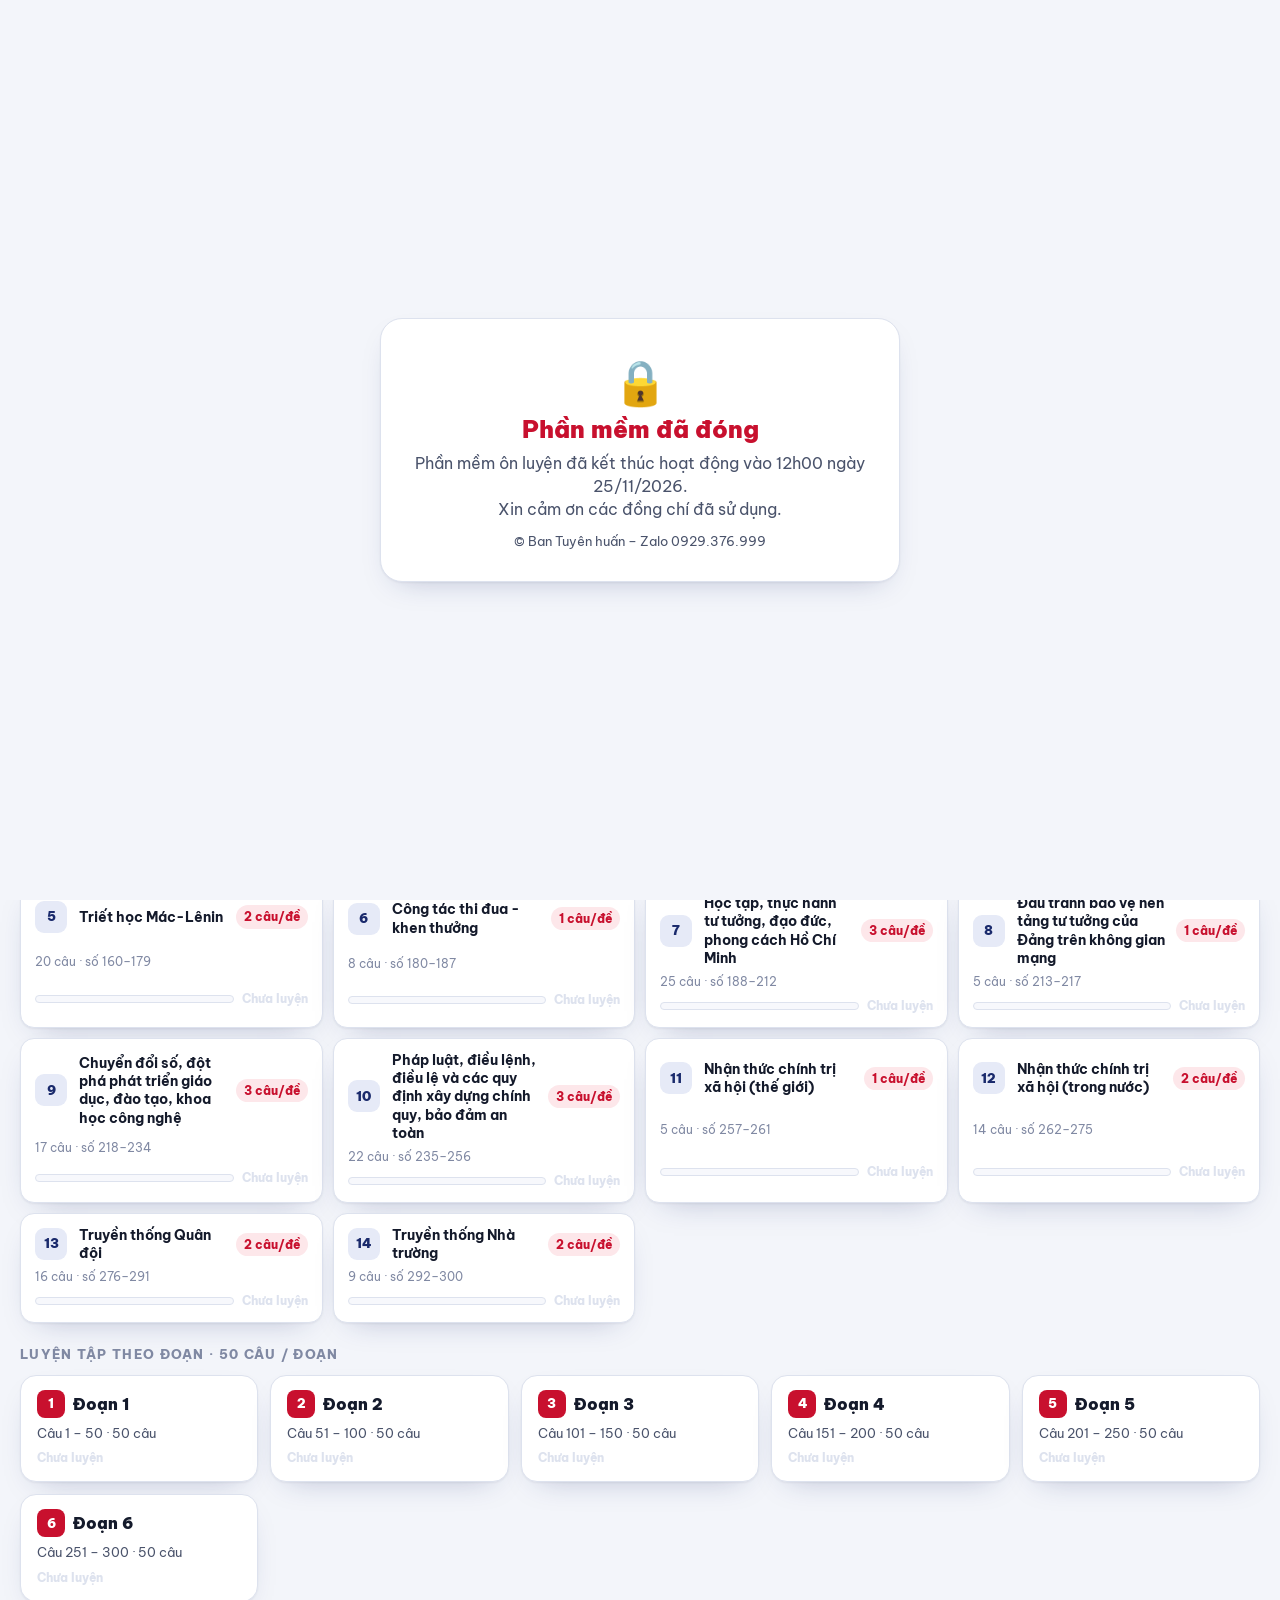
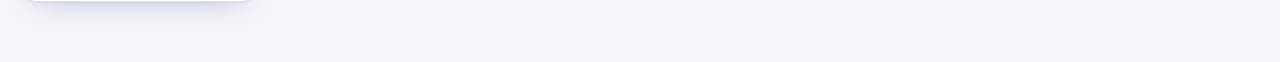
<file: ban-goc-backup/on-luyen-ban-goc-backup.html>
<!doctype html><html><head><meta charset=utf8><meta name=viewport content="width=device-width,initial-scale=1,viewport-fit=cover"><style>:root{color-scheme:light;box-sizing:border-box;padding-top:env(safe-area-inset-top,0px);padding-bottom:env(safe-area-inset-bottom,0px)}html{scroll-padding-top:env(safe-area-inset-top,0px)}body{margin:0;padding:0;font:14px -apple-system,BlinkMacSystemFont,sans-serif;background:#fff;color:#000}img{max-width:100%}[hidden]:not([hidden=until-found i]){display:none!important}</style></head><body>
<meta charset="utf-8">
<meta name="viewport" content="width=device-width, initial-scale=1, viewport-fit=cover, maximum-scale=1">
<title>Ôn luyện Trắc nghiệm – iPhone</title>
<meta name="apple-mobile-web-app-capable" content="yes">
<meta name="mobile-web-app-capable" content="yes">
<meta name="apple-mobile-web-app-status-bar-style" content="default">
<meta name="apple-mobile-web-app-title" content="Ôn trắc nghiệm">
<meta name="theme-color" content="#c8102e">
<meta name="format-detection" content="telephone=no">
<link rel="apple-touch-icon" sizes="180x180" href="[data-uri]">
<link rel="preconnect" href="https://fonts.gstatic.com">
<link rel="stylesheet" href="https://fonts.googleapis.com/css2?family=Be+Vietnam+Pro:wght@400;500;600;700;800;900&display=swap">
<style>
:root{
  --bg:#f3f5fa; --surface:#ffffff; --surface-2:#f7f8fc; --ink:#141a2b; --ink-2:#4a536b; --ink-3:#8089a3; --line:#dde2ee;
  --red:#c8102e; --red-ink:#ffffff; --red-soft:#fde7ea; --navy:#1a2a6c; --navy-soft:#e6eaf7; --gold:#e8a800; --gold-soft:#fff3cc;
  --ok:#1b8a4a; --ok-soft:#dcf5e6; --bad:#c62828; --bad-soft:#fde3e3; --warn:#d97706;
  --shadow:0 1px 2px rgba(20,26,43,.05),0 12px 32px -18px rgba(26,42,108,.35); --r:16px;
  --font:"Be Vietnam Pro",system-ui,-apple-system,"Segoe UI",Roboto,Arial,sans-serif;
}
@media (prefers-color-scheme: dark){
  :root:not([data-theme="light"]){
    --bg:#0f1320; --surface:#181d2e; --surface-2:#202640; --ink:#eef0f7; --ink-2:#b8bfd6; --ink-3:#7f88a6; --line:#2d3450;
    --red:#ff4d6a; --red-ink:#160408; --red-soft:#3d1a22; --navy:#8ea2ff; --navy-soft:#242c56; --gold:#ffc83d; --gold-soft:#3f3310;
    --ok:#3ddc84; --ok-soft:#133a26; --bad:#ff6b6b; --bad-soft:#4a1d1d; --warn:#fbbf24;
    --shadow:0 1px 2px rgba(0,0,0,.4),0 14px 36px -18px rgba(0,0,0,.9);
  }
}
:root[data-theme="dark"]{
  --bg:#0f1320; --surface:#181d2e; --surface-2:#202640; --ink:#eef0f7; --ink-2:#b8bfd6; --ink-3:#7f88a6; --line:#2d3450;
  --red:#ff4d6a; --red-ink:#160408; --red-soft:#3d1a22; --navy:#8ea2ff; --navy-soft:#242c56; --gold:#ffc83d; --gold-soft:#3f3310;
  --ok:#3ddc84; --ok-soft:#133a26; --bad:#ff6b6b; --bad-soft:#4a1d1d; --warn:#fbbf24;
  --shadow:0 1px 2px rgba(0,0,0,.4),0 14px 36px -18px rgba(0,0,0,.9);
}
*{box-sizing:border-box}
html,body{margin:0}
html{-webkit-text-size-adjust:100%}
body{background:var(--bg);color:var(--ink);font-family:var(--font);font-size:15.5px;line-height:1.5;-webkit-font-smoothing:antialiased;-webkit-tap-highlight-color:transparent}
button,a,.cell,.opt,.seg,.mode{touch-action:manipulation}
button,input,select{font:inherit;color:inherit}
button{cursor:pointer}
button:focus-visible,input:focus-visible,select:focus-visible,[tabindex]:focus-visible{outline:3px solid var(--gold);outline-offset:2px}
[hidden]{display:none!important}
h1,h2,h3{margin:0;line-height:1.2;text-wrap:balance}
.wrap{max-width:1600px;margin:0 auto;padding:0 20px}

/* ===== top bar ===== */
.top{position:sticky;top:0;z-index:20;background:var(--surface);border-bottom:1px solid var(--line);box-shadow:var(--shadow)}
.top .wrap{display:flex;align-items:center;gap:14px;min-height:62px;flex-wrap:wrap;padding-top:8px;padding-bottom:8px}
.logo{display:flex;align-items:center;gap:10px;font-weight:900;font-size:17px;letter-spacing:-.01em;cursor:pointer;background:none;border:0;padding:0}
.logo .mark{width:36px;height:36px;border-radius:10px;background:linear-gradient(135deg,var(--red),#7a0a1d);display:grid;place-items:center;color:#fff;font-size:18px;box-shadow:0 6px 14px -6px var(--red)}
.logo small{display:block;font-weight:600;font-size:11px;color:var(--ink-3);letter-spacing:.06em;text-transform:uppercase}
.bankseg{display:inline-flex;background:var(--surface-2);border:1px solid var(--line);border-radius:999px;padding:3px;gap:2px}
.bankseg button{border:0;background:transparent;border-radius:999px;padding:7px 14px;font-weight:700;font-size:13px;color:var(--ink-2)}
.bankseg button.on{background:var(--navy);color:#fff}
:root[data-theme="dark"] .bankseg button.on{color:#0f1320}
@media (prefers-color-scheme: dark){:root:not([data-theme="light"]) .bankseg button.on{color:#0f1320}}
.copy{font-size:12.5px;color:var(--ink-2);padding:6px 12px;border:1px dashed var(--line);border-radius:999px;background:var(--surface-2);white-space:nowrap}
.copy b{color:var(--red);font-weight:800}
@media (max-width:760px){.copy{order:9;width:100%;text-align:center}}
.top-right{margin-left:auto;display:flex;gap:8px;align-items:center}
.ibtn{width:38px;height:38px;border-radius:10px;border:1px solid var(--line);background:var(--surface-2);display:grid;place-items:center;font-size:16px}
.btn{border:1px solid var(--line);background:var(--surface-2);border-radius:11px;padding:9px 14px;font-weight:700;font-size:14px;display:inline-flex;align-items:center;gap:8px;white-space:nowrap}
.btn:hover{border-color:var(--ink-3)}
.btn:disabled{opacity:.45;cursor:not-allowed}
.btn.primary{background:var(--red);color:var(--red-ink);border-color:var(--red)}
.btn.navy{background:var(--navy);color:#fff;border-color:var(--navy)}
:root[data-theme="dark"] .btn.navy{color:#0f1320}
@media (prefers-color-scheme: dark){:root:not([data-theme="light"]) .btn.navy{color:#0f1320}}
.btn.ghost{background:transparent}
.btn.sm{padding:6px 10px;font-size:13px;border-radius:9px}

/* ===== home ===== */
.screen{padding:22px 0 60px}
.hero{display:grid;grid-template-columns:1.4fr 1fr;gap:18px;margin-bottom:22px}
.hero-card{border-radius:22px;padding:28px 30px;background:linear-gradient(135deg,var(--navy) 0%,#2a3f9e 55%,var(--red) 140%);color:#fff;position:relative;overflow:hidden;box-shadow:var(--shadow)}
.hero-card::after{content:"★";position:absolute;right:-20px;top:-40px;font-size:220px;opacity:.08;line-height:1}
.hero-card .eyebrow{font-size:12px;font-weight:800;letter-spacing:.12em;text-transform:uppercase;opacity:.85}
.hero-card h1{font-size:30px;font-weight:900;margin:8px 0 10px;letter-spacing:-.02em}
.hero-card p{margin:0;opacity:.9;max-width:60ch}
.hero-stats{display:flex;gap:10px;flex-wrap:wrap;margin-top:18px}
.stat{background:rgba(255,255,255,.14);border:1px solid rgba(255,255,255,.25);border-radius:12px;padding:8px 14px;font-size:13px;font-weight:600;backdrop-filter:blur(4px)}
.stat b{display:block;font-size:22px;font-weight:900;font-variant-numeric:tabular-nums;line-height:1.1}
.hist-card{background:var(--surface);border:1px solid var(--line);border-radius:22px;padding:18px 20px;box-shadow:var(--shadow);display:flex;flex-direction:column;min-height:0}
.hist-card h2{font-size:15px;font-weight:800;display:flex;align-items:center;gap:8px}
.hist-card h2 .btn{margin-left:auto}
.hist{list-style:none;margin:12px 0 0;padding:0;display:grid;gap:6px;max-height:230px;overflow:auto}
.hist li{display:grid;grid-template-columns:auto 1fr auto;gap:10px;align-items:center;font-size:13px;padding:7px 10px;border:1px solid var(--line);border-radius:10px;background:var(--surface-2)}
.hist .sc{font-weight:900;font-variant-numeric:tabular-nums;min-width:52px;text-align:center;padding:3px 6px;border-radius:7px;background:var(--ok-soft);color:var(--ok)}
.hist .sc.low{background:var(--bad-soft);color:var(--bad)}
.hist .sc.mid{background:var(--gold-soft);color:var(--warn)}
.hist .m{color:var(--ink-2)}
.hist .t{color:var(--ink-3);font-size:12px;white-space:nowrap}
.empty{color:var(--ink-3);font-size:13px;padding:14px;text-align:center;border:1px dashed var(--line);border-radius:12px;margin-top:12px}
.modes{display:grid;grid-template-columns:repeat(4,1fr);gap:16px;margin-bottom:22px}
.mode{background:var(--surface);border:1px solid var(--line);border-radius:20px;padding:20px;box-shadow:var(--shadow);display:flex;flex-direction:column;gap:10px;text-align:left;cursor:pointer;transition:transform .12s,border-color .12s;position:relative}
.mode:hover{transform:translateY(-2px);border-color:var(--navy)}
.mode .ic{width:46px;height:46px;border-radius:13px;display:grid;place-items:center;font-size:22px;background:var(--navy-soft);color:var(--navy)}
.mode.red .ic{background:var(--red-soft);color:var(--red)}
.mode.gold .ic{background:var(--gold-soft);color:var(--warn)}
.mode h3{font-size:17px;font-weight:800}
.mode p{margin:0;color:var(--ink-2);font-size:13.5px}
.mode .go{margin-top:auto;font-weight:800;font-size:13px;color:var(--navy)}
.section-title{font-size:13px;font-weight:800;letter-spacing:.1em;text-transform:uppercase;color:var(--ink-3);margin:0 0 10px}
.segs{display:grid;grid-template-columns:repeat(auto-fill,minmax(230px,1fr));gap:12px}
.seg{background:var(--surface);border:1px solid var(--line);border-radius:16px;padding:14px 16px;text-align:left;display:grid;gap:6px;box-shadow:var(--shadow);cursor:pointer;transition:transform .12s,border-color .12s}
.seg:hover{transform:translateY(-2px);border-color:var(--red)}
.seg .n{font-weight:900;font-size:16px;display:flex;align-items:center;gap:8px}
.seg .n i{font-style:normal;width:28px;height:28px;border-radius:8px;background:var(--red);color:var(--red-ink);display:grid;place-items:center;font-size:13px;font-weight:900}
.seg .r{color:var(--ink-2);font-size:13px;font-variant-numeric:tabular-nums}
.seg .bar{height:6px;border-radius:99px;background:var(--surface-2);overflow:hidden;border:1px solid var(--line)}
.seg .bar i{display:block;height:100%;background:linear-gradient(90deg,var(--gold),var(--ok));width:0}
.seg .best{font-size:12px;color:var(--ink-3)}

/* ===== quiz ===== */
.qbar{display:flex;align-items:center;gap:12px;flex-wrap:wrap;margin-bottom:14px}
.qbar .title{font-weight:900;font-size:18px}
.qbar .sub{color:var(--ink-2);font-size:13px}
.prog{flex:1;min-width:160px;height:8px;border-radius:99px;background:var(--surface);border:1px solid var(--line);overflow:hidden}
.prog i{display:block;height:100%;background:linear-gradient(90deg,var(--navy),var(--red));width:0;transition:width .2s}
.timer{font-variant-numeric:tabular-nums;font-weight:900;font-size:18px;background:var(--surface);border:1px solid var(--line);border-radius:10px;padding:5px 12px;min-width:86px;text-align:center}
.timer.low{color:var(--bad);border-color:var(--bad)}
.layout{display:grid;grid-template-columns:minmax(0,1fr) 340px;gap:16px;align-items:start}
.qcard{background:var(--surface);border:1px solid var(--line);border-radius:22px;padding:24px 26px;box-shadow:var(--shadow)}
.tags{display:flex;gap:8px;flex-wrap:wrap;margin-bottom:12px}
.tag{font-size:11.5px;font-weight:800;letter-spacing:.05em;text-transform:uppercase;padding:4px 10px;border-radius:999px;background:var(--navy-soft);color:var(--navy)}
.tag.red{background:var(--red-soft);color:var(--red)}
.tag.gold{background:var(--gold-soft);color:var(--warn)}
.qtext{font-size:19px;font-weight:700;line-height:1.5;margin:0 0 18px;color:var(--red)}
.qtext .num{color:var(--ink);margin-right:6px}
.opts{display:grid;gap:10px;list-style:none;margin:0;padding:0}
.opt{width:100%;display:grid;grid-template-columns:38px 1fr auto;gap:12px;align-items:center;border:2px solid var(--line);background:var(--surface-2);border-radius:14px;padding:12px 14px;text-align:left;font-size:16px;line-height:1.45;transition:border-color .1s,background .1s;position:relative}
.opt:hover:not(:disabled){border-color:var(--navy)}
.opt .L{width:36px;height:36px;border-radius:10px;background:var(--surface);border:2px solid var(--line);display:grid;place-items:center;font-weight:900;color:var(--ink-2)}
.opt .ck{width:22px;height:22px;border-radius:6px;border:2px solid var(--line);display:grid;place-items:center;font-size:13px;color:transparent}
.opt.sel{border-color:var(--navy);background:var(--navy-soft)}
.opt.sel .L{background:var(--navy);color:#fff;border-color:var(--navy)}
.opt.sel .ck{background:var(--navy);border-color:var(--navy);color:#fff}
.opt.correct{border-color:var(--ok);background:var(--ok-soft)}
.opt.correct .L{background:var(--ok);color:#fff;border-color:var(--ok)}
.opt.wrong{border-color:var(--bad);background:var(--bad-soft)}
.opt.wrong .L{background:var(--bad);color:#fff;border-color:var(--bad)}
.opt:disabled{cursor:default}
.fb{margin-top:16px;border-radius:14px;padding:12px 16px;font-weight:600;display:flex;gap:10px;align-items:flex-start}
.fb.ok{background:var(--ok-soft);color:var(--ok)}
.fb.bad{background:var(--bad-soft);color:var(--bad)}
.fb .ans{font-weight:500;color:var(--ink)}
.actions{display:flex;gap:10px;flex-wrap:wrap;margin-top:18px;align-items:center}
.actions .spacer{flex:1}
.side{display:grid;gap:14px;position:sticky;top:76px}
.nav{background:var(--surface);border:1px solid var(--line);border-radius:18px;padding:16px;box-shadow:var(--shadow)}
.nav h3{font-size:14px;font-weight:800;margin-bottom:4px}
.nav .meta{font-size:12.5px;color:var(--ink-2);margin-bottom:10px;display:flex;gap:10px;flex-wrap:wrap}
.cells{display:grid;grid-template-columns:repeat(auto-fill,minmax(40px,1fr));gap:6px}
.cell{height:38px;border-radius:9px;border:2px solid var(--line);background:var(--surface-2);font-weight:800;font-size:13px;font-variant-numeric:tabular-nums;position:relative}
.cell.done{background:var(--navy-soft);border-color:var(--navy);color:var(--navy)}
.cell.ok{background:var(--ok);border-color:var(--ok);color:#fff}
.cell.bad{background:var(--bad);border-color:var(--bad);color:#fff}
.cell.cur{outline:3px solid var(--gold);outline-offset:1px}
.cell.flag::after{content:"";position:absolute;right:3px;top:3px;width:8px;height:8px;border-radius:50%;background:var(--gold);box-shadow:0 0 0 2px var(--surface)}
.legend{display:flex;gap:12px;flex-wrap:wrap;font-size:12px;color:var(--ink-2);margin-top:10px}
.legend i{display:inline-block;width:12px;height:12px;border-radius:4px;vertical-align:-1px;margin-right:4px}
.navbtns{display:grid;gap:8px;margin-top:12px}

.tip{margin-top:12px;border-radius:14px;padding:11px 14px;background:var(--gold-soft);border:1px dashed var(--gold);font-size:14px;line-height:1.5;display:flex;gap:10px;align-items:flex-start}
.tip .ic{flex:0 0 auto;font-size:16px}
.tip b{color:var(--warn)}
.topics{display:grid;grid-template-columns:repeat(auto-fill,minmax(260px,1fr));gap:10px;margin-bottom:22px}
.topic{background:var(--surface);border:1px solid var(--line);border-radius:14px;padding:12px 14px;text-align:left;display:grid;grid-template-columns:34px 1fr auto;grid-template-rows:auto auto auto;gap:6px 10px;align-items:center;box-shadow:var(--shadow);cursor:pointer;transition:transform .12s,border-color .12s}
.topic:hover{transform:translateY(-2px);border-color:var(--navy)}
.topic i{font-style:normal;width:32px;height:32px;border-radius:9px;background:var(--navy-soft);color:var(--navy);display:grid;place-items:center;font-weight:900;font-size:13px}
.topic .n{font-weight:700;font-size:14px;line-height:1.3}
.topic .r{color:var(--ink-3);font-size:12px;grid-column:1/-1;white-space:nowrap;overflow:hidden;text-overflow:ellipsis}
.topic .pk{font-size:11.5px;font-weight:800;color:var(--red);background:var(--red-soft);padding:3px 8px;border-radius:999px;white-space:nowrap}
.topic .lv{grid-column:1/-1}
.lv{display:flex;align-items:center;gap:8px;white-space:nowrap}
.lv .bar{flex:1;height:8px;border-radius:99px;background:var(--surface-2);border:1px solid var(--line);overflow:hidden}
.lv .bar i{display:block;height:100%;border-radius:99px;width:0;background:var(--lc,var(--line));transition:width .3s}
.lv .pct{font-size:12px;font-weight:800;font-variant-numeric:tabular-nums;min-width:66px;text-align:right;color:var(--lc,var(--ink-3))}
.seg .bar{display:none}.seg .best{display:none}
.struct{border:1px solid var(--line);border-radius:12px;overflow:hidden;margin:8px 0 12px;font-size:13px}
.struct table{width:100%;border-collapse:collapse}
.struct td,.struct th{padding:5px 10px;border-bottom:1px solid var(--line);text-align:left}
.struct th{background:var(--surface-2);font-size:11.5px;text-transform:uppercase;letter-spacing:.04em;color:var(--ink-2)}
.struct td:last-child,.struct th:last-child{text-align:right;font-variant-numeric:tabular-nums;font-weight:800}
.struct tr.ex td{color:var(--warn);font-style:italic}
.struct tr.tot td{font-weight:900;background:var(--surface-2)}
.radio{display:flex;gap:14px;flex-wrap:wrap;margin-bottom:10px}
.radio label{display:flex;align-items:center;gap:6px;font-weight:700;font-size:14px;cursor:pointer}
.radio input{width:18px;height:18px;accent-color:var(--red)}
body.showtips .qi .tipline{display:flex}
.qi .tipline{display:none;margin:8px 0 0 54px;font-size:13.5px;background:var(--gold-soft);border-left:3px solid var(--gold);padding:6px 10px;border-radius:0 8px 8px 0;gap:8px}
.qi .topicline{font-size:11.5px;color:var(--ink-3);margin:6px 0 0 54px}
.rv .tipline{font-size:13px;background:var(--gold-soft);border-left:3px solid var(--gold);padding:5px 9px;border-radius:0 8px 8px 0;margin-top:6px}
@media (max-width:760px){.qi .tipline,.qi .topicline{margin-left:0}.topics{grid-template-columns:1fr}.modes{grid-template-columns:1fr}}
#s-taking .qbar{position:sticky;top:var(--toph,62px);z-index:12;background:var(--bg);padding:8px 0;margin:-8px 0 10px}
#tSubmit{margin-left:auto}
/* ===== thông báo đóng phần mềm ===== */
.notice{display:flex;align-items:center;gap:12px;flex-wrap:wrap;background:linear-gradient(90deg,var(--red-soft),var(--gold-soft));border:1px solid var(--red);border-radius:14px;padding:10px 14px;margin:0 0 16px;font-size:14px}
.notice .ic{font-size:20px}
.notice b{color:var(--red)}
.cd{display:flex;gap:6px;align-items:center;font-variant-numeric:tabular-nums}
.notice .cd{margin-left:auto}
.cd .u{background:var(--ink);color:var(--bg);border-radius:8px;padding:4px 8px;min-width:46px;text-align:center;font-weight:900;font-size:15px;line-height:1.1}
.cd .u small{display:block;font-size:9.5px;font-weight:700;opacity:.75;text-transform:uppercase;letter-spacing:.05em}
.cd .sep{font-weight:900;color:var(--ink-3)}
#dlgNotice .dl{text-align:center}
#dlgNotice .big{font-size:22px;font-weight:900;color:var(--red);margin:6px 0 10px}
#dlgNotice .cd{justify-content:center;margin:14px 0 18px}
#dlgNotice .cd .u{min-width:62px;font-size:22px;padding:8px 10px}
.closed{position:fixed;inset:0;z-index:100;background:var(--bg);display:grid;place-items:center;text-align:center;padding:24px}
.closed .box{max-width:520px;background:var(--surface);border:1px solid var(--line);border-radius:22px;padding:30px;box-shadow:var(--shadow)}
.closed h2{font-size:24px;font-weight:900;color:var(--red);margin-bottom:8px}
.closed p{color:var(--ink-2);margin:0}
@media (max-width:760px){.notice .cd{margin-left:0;width:100%;justify-content:center}.cd .u{min-width:40px;font-size:14px;padding:4px 6px}}
/* ===== results ===== */
.result{max-width:900px;margin:0 auto}
.score{background:var(--surface);border:1px solid var(--line);border-radius:24px;padding:28px;box-shadow:var(--shadow);display:grid;grid-template-columns:auto 1fr;gap:24px;align-items:center}
.ring{width:150px;height:150px;border-radius:50%;display:grid;place-items:center;background:conic-gradient(var(--ok) calc(var(--p)*1%),var(--surface-2) 0);position:relative}
.ring::before{content:"";position:absolute;inset:12px;border-radius:50%;background:var(--surface)}
.ring b{position:relative;font-size:34px;font-weight:900;font-variant-numeric:tabular-nums}
.ring small{position:relative;display:block;text-align:center;color:var(--ink-2);font-size:12px;font-weight:700}
.score h2{font-size:24px;font-weight:900}
.score .line{color:var(--ink-2);margin:4px 0}
.score .kpis{display:flex;gap:10px;flex-wrap:wrap;margin:12px 0}
.kpi{border:1px solid var(--line);border-radius:12px;padding:8px 12px;font-size:13px;background:var(--surface-2)}
.kpi b{display:block;font-size:20px;font-weight:900;font-variant-numeric:tabular-nums}
.review{margin-top:18px;display:grid;gap:10px}
.rv{background:var(--surface);border:1px solid var(--line);border-left:5px solid var(--bad);border-radius:14px;padding:14px 16px}
.rv.ok{border-left-color:var(--ok)}
.rv .q{font-weight:700;margin-bottom:6px}
.rv .q .num{color:var(--ink-3);margin-right:6px}
.rv .o{font-size:14px;padding:4px 8px;border-radius:8px;margin:2px 0}
.rv .o.c{background:var(--ok-soft);color:var(--ok);font-weight:700}
.rv .o.w{background:var(--bad-soft);color:var(--bad);text-decoration:line-through}

/* ===== list ===== */
.toolbar{display:flex;gap:10px;flex-wrap:wrap;align-items:center;background:var(--surface);border:1px solid var(--line);border-radius:16px;padding:12px 14px;box-shadow:var(--shadow);margin-bottom:14px;position:sticky;top:70px;z-index:5}
.toolbar input[type=search]{flex:1;min-width:220px;border:1px solid var(--line);border-radius:10px;padding:9px 12px;background:var(--surface-2)}
.toolbar select{border:1px solid var(--line);border-radius:10px;padding:9px 10px;background:var(--surface-2)}
.toggle{display:inline-flex;align-items:center;gap:8px;font-weight:700;font-size:13.5px;cursor:pointer;user-select:none}
.toggle input{width:18px;height:18px;accent-color:var(--red)}
.qlist{display:grid;gap:10px}
.qi{background:var(--surface);border:1px solid var(--line);border-radius:16px;padding:14px 18px;box-shadow:var(--shadow)}
.qi .qh{display:flex;gap:10px;align-items:flex-start}
.qi .qh .num{flex:0 0 auto;min-width:44px;height:30px;padding:0 8px;border-radius:9px;background:var(--red);color:var(--red-ink);font-weight:900;display:grid;place-items:center;font-size:13px}
.qi .qh .t{font-weight:700;font-size:16px}
.qi .qh .multi{margin-left:auto;flex:0 0 auto}
.qi ol{list-style:none;margin:10px 0 0 54px;padding:0;display:grid;gap:4px}
.qi li{padding:5px 10px;border-radius:9px;font-size:14.5px;display:flex;gap:8px}
.qi li b{color:var(--ink-3);min-width:18px}
body.showans .qi li.c{background:var(--ok-soft);color:var(--ok);font-weight:700}
body.showans .qi li.c b{color:var(--ok)}
.count{color:var(--ink-2);font-size:13px;font-weight:600}
mark{background:var(--gold-soft);color:inherit;border-radius:3px;padding:0 2px}

/* ===== exam setup ===== */
.setup{display:grid;grid-template-columns:1.1fr .9fr;gap:16px}
.panel{background:var(--surface);border:1px solid var(--line);border-radius:20px;padding:22px 24px;box-shadow:var(--shadow)}
.panel h2{font-size:18px;font-weight:900;margin-bottom:6px}
.panel p.d{color:var(--ink-2);font-size:13.5px;margin:0 0 14px}
.field{display:grid;gap:5px;margin-bottom:12px}
.field label{font-size:12.5px;font-weight:800;color:var(--ink-2);text-transform:uppercase;letter-spacing:.05em}
.field input,.field select{border:1px solid var(--line);border-radius:10px;padding:9px 12px;background:var(--surface-2);max-width:260px}
.row2{display:grid;grid-template-columns:1fr 1fr;gap:12px}
.chk{display:flex;align-items:center;gap:8px;font-weight:600;font-size:14px;margin:6px 0}
.chk input{width:18px;height:18px;accent-color:var(--navy)}
.exam-list{display:grid;gap:12px}
.eq{background:var(--surface);border:1px solid var(--line);border-radius:16px;padding:16px 18px;box-shadow:var(--shadow);scroll-margin-top:90px}
.eq .qtext{font-size:16.5px;margin-bottom:10px}
.eq .opts{gap:6px}
.eq .opt{padding:9px 12px;font-size:15px;grid-template-columns:30px 1fr auto}
.eq .opt .L{width:28px;height:28px;font-size:13px}
.note{font-size:12.5px;color:var(--ink-3)}
.toast{position:fixed;left:50%;bottom:24px;transform:translateX(-50%);background:var(--ink);color:var(--bg);padding:10px 16px;border-radius:12px;font-weight:700;font-size:14px;box-shadow:var(--shadow);opacity:0;pointer-events:none;transition:opacity .2s;z-index:50}
.toast.show{opacity:1}
dialog{border:0;border-radius:20px;padding:0;max-width:560px;width:calc(100% - 32px);background:var(--surface);color:var(--ink);box-shadow:var(--shadow)}
dialog::backdrop{background:rgba(10,14,30,.55)}
dialog .dl{padding:22px 24px}
dialog h3{font-size:18px;font-weight:900;margin-bottom:8px}
dialog p{color:var(--ink-2);margin:0 0 16px}
dialog .acts{display:flex;gap:10px;justify-content:flex-end}

@media (max-width:1000px){
  .hero{grid-template-columns:1fr}.modes{grid-template-columns:1fr}.layout{grid-template-columns:1fr}.side{position:static}.setup{grid-template-columns:1fr}.score{grid-template-columns:1fr;justify-items:center;text-align:center}
}
@media (max-width:600px){.wrap{padding:0 14px}.qtext{font-size:17px}.opt{font-size:15px}.hero-card{padding:22px}.hero-card h1{font-size:24px}}

/* ===== mobile / iPhone ===== */
.mnav{display:none}
.iosbanner{display:none}
@media (max-width:760px){
  body{font-size:15px}
  .wrap{padding:0 12px}
  .top{padding-top:env(safe-area-inset-top)}
  .top .wrap{min-height:54px;gap:8px;padding-top:6px;padding-bottom:6px}
  input,select,textarea{font-size:16px!important}
  .btn,.ibtn,.cell{min-height:44px}
  .opt{min-height:52px}
  .seg{min-height:88px}
  .hist{-webkit-overflow-scrolling:touch}
  .side{overscroll-behavior:contain;-webkit-overflow-scrolling:touch}
  .toolbar{top:calc(62px + env(safe-area-inset-top))}
  .side{padding-left:max(10px,env(safe-area-inset-left));padding-right:max(10px,env(safe-area-inset-right))}
  .logo span:not(.mark){display:none}
  .logo .mark{width:34px;height:34px}
  .bankseg{margin-left:4px}
  .bankseg button{padding:7px 12px;font-size:13px}
  #homeBtn2{display:none}
  .copy{order:9;width:100%;text-align:center;font-size:11.5px;padding:4px 10px;border:0;background:transparent}
  .screen{padding:14px 0 90px}
  .hero{gap:12px;margin-bottom:14px}
  .hero-card{padding:20px 18px;border-radius:18px}
  .hero-card h1{font-size:23px}
  .hero-card p{font-size:14px}
  .stat{padding:6px 10px;font-size:12px}.stat b{font-size:18px}
  .hist-card{padding:14px 16px;border-radius:18px}
  .modes{gap:10px;margin-bottom:16px}
  .mode{padding:14px 16px;border-radius:16px;display:grid;grid-template-columns:46px 1fr;gap:4px 12px}
  .mode .ic{grid-row:1/4}.mode h3{font-size:16px}.mode p{font-size:13px}
  .segs{grid-template-columns:1fr 1fr;gap:10px}
  .seg{padding:12px 12px;border-radius:14px}
  .qbar{gap:8px;margin-bottom:10px}
  .qbar .title{font-size:15px}.qbar .sub{display:none}
  .prog{order:5;flex-basis:100%}
  .timer{font-size:15px;min-width:70px;padding:4px 8px}
  .layout{display:block}
  .qcard{padding:16px 14px;border-radius:18px}
  .qtext{font-size:17px;margin-bottom:12px}
  .opt{padding:11px 12px;font-size:15px;grid-template-columns:32px 1fr auto;gap:10px;border-radius:12px}
  .opt .L{width:30px;height:30px;font-size:13px}
  .actions{position:fixed;left:0;right:0;bottom:0;z-index:15;margin:0;padding:10px 12px calc(10px + env(safe-area-inset-bottom));background:var(--surface);border-top:1px solid var(--line);box-shadow:0 -8px 24px -16px rgba(0,0,0,.4);flex-wrap:nowrap}
  .actions .btn{padding:11px 12px;font-size:14px}
  .actions .spacer{display:none}
  #pFlag{padding:11px 10px}
  #pNext,#pPrev{flex:1;justify-content:center}
  #pPrev{flex:0 0 auto}
  .side{position:fixed;left:0;right:0;bottom:0;top:auto;z-index:30;transform:translateY(110%);transition:transform .22s;max-height:78vh;overflow:auto;padding:0 10px calc(12px + env(safe-area-inset-bottom));background:transparent}
  .side.open{transform:none}
  .side .nav{border-radius:18px 18px 14px 14px}
  .side::before{content:"";display:block;width:44px;height:5px;border-radius:99px;background:var(--line);margin:8px auto 6px}
  .sheetbg{position:fixed;inset:0;background:rgba(10,14,30,.45);z-index:29;opacity:0;pointer-events:none;transition:opacity .2s}
  .sheetbg.show{opacity:1;pointer-events:auto}
  .mnav{display:inline-flex;align-items:center;gap:6px;border:1px solid var(--line);background:var(--surface);border-radius:10px;padding:6px 10px;font-weight:800;font-size:13px;font-variant-numeric:tabular-nums;margin-left:auto}
  .cells{grid-template-columns:repeat(8,1fr);gap:6px}
  .cell{height:40px;font-size:13px}
  .score{padding:18px;border-radius:18px;gap:14px}.ring{width:120px;height:120px}.ring b{font-size:26px}.score h2{font-size:20px}
  .score .actions{position:static;padding:0;border:0;box-shadow:none;background:transparent;flex-wrap:wrap}
  .score .actions .btn{flex:1 1 40%}
  .rv{padding:12px 12px}
  .toolbar{top:62px;padding:10px;gap:8px;border-radius:14px}
  .toolbar input[type=search]{min-width:0;flex-basis:100%}
  .toolbar select{flex:1}
  .qi{padding:12px 12px}.qi .qh .t{font-size:15px}.qi ol{margin-left:0;margin-top:8px}.qi li{font-size:14px}
  .setup{gap:12px}.panel{padding:16px;border-radius:16px}.row2{grid-template-columns:1fr 1fr;gap:8px}.field input,.field select{max-width:100%}
  .panel .actions{position:static;padding:0;border:0;box-shadow:none;background:transparent;flex-wrap:wrap}
  .eq{padding:12px}.eq .qtext{font-size:15.5px}
  #s-taking .qbar{flex-wrap:nowrap;gap:6px}
  #s-taking .qbar>div{display:none}
  #s-taking .qbar .prog{display:none}
  #s-taking .timer{margin-left:auto}
  #tSubmit{margin-left:0}
  #tSubmit+.mnav{margin-left:0}
  #tSubmit{margin-left:0;padding:9px 12px;font-size:13.5px}
  #tSubmit+.mnav{margin-left:auto}
  .iosbanner{display:flex;gap:10px;align-items:center;background:var(--navy-soft);border:1px solid var(--navy);color:var(--ink);border-radius:14px;padding:10px 12px;font-size:13px;margin-bottom:14px}
  .iosbanner b{color:var(--navy)}
  .iosbanner button{margin-left:auto;border:0;background:transparent;font-size:18px;color:var(--ink-3)}
  .iosbanner.hide{display:none}
}
@media (display-mode: standalone){.iosbanner{display:none!important}}

@media print{.top,.toolbar,.actions,.side,.qbar .btn{display:none!important}body{background:#fff}.qi,.eq{box-shadow:none;break-inside:avoid}body.showans .qi li.c{background:#e6ffe6}}
@media (prefers-reduced-motion:reduce){*{transition:none!important}}
</style>

<header class="top"><div class="wrap">
  <button class="logo" id="homeBtn" type="button" aria-label="Về trang chủ"><span class="mark">★</span><span>Ôn luyện Trắc nghiệm<small>Chính trị · Sĩ quan & QNCN</small></span></button>
  <div class="bankseg" role="group" aria-label="Chọn bộ câu hỏi">
    <button type="button" data-bank="siquan" class="on">Sĩ quan</button>
    <button type="button" data-bank="qncn">QNCN</button>
  </div>
  <div class="copy">© Phần mềm thuộc bản quyền <b>Ban Tuyên huấn</b> – Zalo <b>0929.376.999</b></div>
  <div class="top-right">
    <button class="btn sm ghost" id="homeBtn2" type="button">🏠 Trang chủ</button>
    <button class="ibtn" id="themeBtn" type="button" aria-label="Đổi giao diện sáng/tối">◐</button>
  </div>
</div></header>

<main class="wrap">
<!-- ===== HOME ===== -->
<section class="screen" id="s-home">
  <div class="notice" id="notice"><span class="ic">📢</span><span><b>Thông báo:</b> Phần mềm sẽ đóng vào <b>12h00 ngày 25/11/2026</b>. Thời gian còn lại:</span><span class="cd" id="cdBar"></span></div>
  <div class="iosbanner" id="iosBanner">📱 <span>Mở bằng <b>Safari</b> → nút <b>Chia sẻ</b> → <b>Thêm vào Màn hình chính</b> để dùng như ứng dụng, chạy toàn màn hình và không cần mạng.</span><button type="button" aria-label="Ẩn">✕</button></div>
  <div class="hero">
    <div class="hero-card">
      <div class="eyebrow">Bộ câu hỏi đang chọn</div>
      <h1 id="heroTitle"></h1>
      <p>Luyện tập theo từng đoạn 50 câu, xem toàn bộ danh sách câu hỏi kèm đáp án, hoặc trộn đề kiểm tra 30 câu để tự thi và xuất file.</p>
      <div class="hero-stats" id="heroStats"></div>
    </div>
    <div class="hist-card">
      <h2>🕘 Lịch sử làm bài <button class="btn sm ghost" id="clearHist" type="button">Xoá</button></h2>
      <ul class="hist" id="histList"></ul>
      <div class="empty" id="histEmpty">Chưa có lượt làm bài nào.</div>
    </div>
  </div>
  <div class="modes">
    <button class="mode red" type="button" data-go="practice"><span class="ic">📚</span><h3>Luyện tập theo đoạn</h3><p>Mỗi đoạn 50 câu, chọn đáp án là biết đúng sai ngay, câu sai được tổng hợp để làm lại.</p><span class="go">Chọn đoạn bên dưới ↓</span></button>
    <button class="mode" type="button" data-go="list"><span class="ic">📋</span><h3>Danh sách câu hỏi</h3><p>Xem toàn bộ câu hỏi theo thứ tự, tìm kiếm theo từ khoá, bật/tắt hiển thị đáp án, in ra giấy.</p><span class="go">Mở danh sách →</span></button>
    <button class="mode gold" type="button" data-go="exam"><span class="ic">📝</span><h3>Trộn đề kiểm tra</h3><p>Ghép đề đúng cấu trúc thi chính thức (số câu từng chủ đề, 30 phút, thang điểm), làm bài có bấm giờ hoặc xuất ra file Word.</p><span class="go">Tạo đề →</span></button>
    <button class="mode" type="button" data-go="tips"><span class="ic">💡</span><h3>Sổ tay mẹo nhớ</h3><p>Mỗi câu một mẹo ghi nhớ đáp án: từ khoá, chữ cái đầu, mẹo số, bẫy cần tránh. Xem theo chủ đề để ôn nhanh.</p><span class="go">Mở sổ tay →</span></button>
  </div>
  <p class="section-title">Luyện tập theo chủ đề · theo cấu trúc đề thi</p>
  <div class="topics" id="topics"></div>
  <p class="section-title">Luyện tập theo đoạn · 50 câu / đoạn</p>
  <div class="segs" id="segs"></div>
</section>

<!-- ===== PRACTICE ===== -->
<section class="screen" id="s-practice" hidden>
  <div class="qbar">
    <button class="btn sm" id="pBack" type="button">← Thoát</button>
    <div><div class="title" id="pTitle"></div><div class="sub" id="pSub"></div></div>
    <div class="prog"><i id="pProg"></i></div>
    <span class="timer" id="pTimer">00:00</span>
    <button class="mnav" type="button" data-sheet="practice">☷ <span id="pMini">0/50</span></button>
  </div>
  <div class="layout">
    <div>
      <article class="qcard">
        <div class="tags" id="pTags"></div>
        <p class="qtext" id="pQ"></p>
        <ul class="opts" id="pOpts"></ul>
        <div id="pFb"></div>
        <div id="pTip"></div>
        <div class="actions">
          <button class="btn" id="pPrev" type="button">← Câu trước</button>
          <button class="btn navy" id="pCheck" type="button" hidden>Kiểm tra</button>
          <button class="btn ghost" id="pFlag" type="button">🚩 Đánh dấu</button>
          <span class="spacer"></span>
          <button class="btn primary" id="pNext" type="button">Câu tiếp →</button>
        </div>
      </article>
    </div>
    <aside class="side">
      <div class="nav">
        <h3>Điều hướng câu hỏi</h3>
        <div class="meta"><span id="pDone"></span><span id="pRight"></span><span id="pWrong"></span></div>
        <div class="cells" id="pCells"></div>
        <div class="legend"><span><i style="background:var(--ok)"></i>Đúng</span><span><i style="background:var(--bad)"></i>Sai</span><span><i style="background:var(--navy-soft);border:1px solid var(--navy)"></i>Đã chọn</span><span><i style="background:var(--gold)"></i>Đánh dấu</span></div>
        <label class="toggle" style="margin-top:10px"><input type="checkbox" id="pAuto" checked>Tự chuyển câu khi trả lời đúng</label>
        <div class="navbtns"><button class="btn navy" id="pFinish" type="button">Kết thúc đoạn &amp; xem kết quả</button></div>
      </div>
    </aside>
  </div>
</section>

<!-- ===== LIST ===== -->
<section class="screen" id="s-list" hidden>
  <div class="toolbar">
    <button class="btn sm" id="lBack" type="button">← Trang chủ</button>
    <input type="search" id="lSearch" enterkeyhint="search" autocapitalize="off" placeholder="Tìm theo từ khoá trong câu hỏi hoặc phương án…" aria-label="Tìm kiếm">
    <select id="lSeg" aria-label="Chọn đoạn"></select>
    <select id="lTopic" aria-label="Chọn chủ đề"></select>
    <label class="toggle"><input type="checkbox" id="lShow">Hiện đáp án</label>
    <label class="toggle"><input type="checkbox" id="lTips">Hiện mẹo nhớ</label>
    <span class="count" id="lCount"></span>
    <button class="btn sm" id="lPrint" type="button">🖨 In</button>
  </div>
  <div class="qlist" id="qlist"></div>
</section>

<!-- ===== EXAM SETUP ===== -->
<section class="screen" id="s-exam" hidden>
  <div class="qbar"><button class="btn sm" id="eBack" type="button">← Trang chủ</button><div class="title">Trộn đề kiểm tra</div></div>
  <div class="setup">
    <div class="panel">
      <h2>🖥 Làm bài trên máy</h2>
      <p class="d">Ghép đề theo đúng cấu trúc thi chính thức của đối tượng đang chọn, hoặc tự chọn số câu.</p>
      <div class="radio"><label><input type="radio" name="eMode" value="struct" checked>Theo cấu trúc đề thi chính thức</label><label><input type="radio" name="eMode" value="free">Tự chọn số câu</label></div>
      <div class="struct" id="eStruct"></div>
      <div class="row2" id="eFree" hidden>
        <div class="field"><label>Số câu / đề</label><input type="number" id="eN" value="30" min="5" max="100"></div>
        <div class="field"><label>Phạm vi câu hỏi</label><select id="eScope"></select></div>
      </div>
      <div class="field"><label>Thời gian (phút)</label><input type="number" id="eT" value="30" min="5" max="180"></div>
      <label class="chk"><input type="checkbox" id="eShuffleOpts" checked>Trộn thứ tự phương án A/B/C/D</label>
      <div class="actions"><button class="btn primary" id="eStart" type="button">▶ Bắt đầu làm bài</button></div>
    </div>
    <div class="panel">
      <h2>📄 Xuất đề ra file</h2>
      <p class="d">Tạo nhiều mã đề khác nhau, mỗi đề một file Word (.docx) để in; đáp án đặt ở trang cuối hoặc tách riêng.</p>
      <div class="row2">
        <div class="field"><label>Số đề cần tạo</label><input type="number" id="xCount" value="1" min="1" max="20"></div>
        <div class="field"><label>Mã đề bắt đầu</label><input type="number" id="xStart" value="101" min="1"></div>
      </div>
      <div class="field"><label>Tiêu đề đề thi</label><input type="text" id="xTitle" value="ĐỀ KIỂM TRA NHẬN THỨC CHÍNH TRỊ" style="max-width:100%"></div>
      <label class="chk"><input type="checkbox" id="xKey" checked>Kèm bảng đáp án ở cuối mỗi đề</label>
      <label class="chk"><input type="checkbox" id="xKeyFile">Xuất thêm file đáp án tổng hợp riêng</label>
      <div class="actions"><button class="btn navy" id="xGo" type="button">⬇ Tạo &amp; tải file</button><button class="btn" id="xPreview" type="button">👁 Xem trước 1 đề</button></div>
      <p class="note">File .docx mở bằng Microsoft Word / LibreOffice. Cấu trúc đề, thời gian và trộn phương án dùng chung thiết lập bên trái; thứ tự câu trong đề đi theo thứ tự chủ đề của cấu trúc.</p>
    </div>
  </div>
</section>

<!-- ===== EXAM TAKING ===== -->
<section class="screen" id="s-taking" hidden>
  <div class="qbar">
    <button class="btn sm" id="tQuit" type="button">← Huỷ</button>
    <div><div class="title" id="tTitle"></div><div class="sub" id="tSub"></div></div>
    <div class="prog"><i id="tProg"></i></div>
    <span class="timer" id="tTimer">30:00</span>
    <button class="btn primary" id="tSubmit" type="button">Nộp bài</button>
    <button class="mnav" type="button" data-sheet="taking">☷ <span id="tMini">0/30</span></button>
  </div>
  <div class="layout">
    <div class="exam-list" id="tList"></div>
    <aside class="side"><div class="nav"><h3>Phiếu trả lời</h3><div class="meta"><span id="tDone"></span></div><div class="cells" id="tCells"></div><div class="navbtns"><button class="btn primary" id="tSubmit2" type="button">Nộp bài</button></div></div></aside>
  </div>
</section>

<!-- ===== RESULT ===== -->
<section class="screen" id="s-result" hidden>
  <div class="result">
    <div class="score">
      <div class="ring" id="rRing"><div><b id="rPct">0%</b><small id="rFrac"></small></div></div>
      <div>
        <h2 id="rTitle"></h2>
        <div class="line" id="rLine"></div>
        <div class="kpis" id="rKpis"></div>
        <div class="actions">
          <button class="btn primary" id="rRetry" type="button">🔁 Làm lại</button>
          <button class="btn navy" id="rRetryWrong" type="button">Chỉ làm lại câu sai</button>
          <button class="btn" id="rHome" type="button">Trang chủ</button>
        </div>
      </div>
    </div>
    <p class="section-title" style="margin-top:22px">Xem lại từng câu</p>
    <div class="review" id="rReview"></div>
  </div>
</section>
</main>

<dialog id="dlgNotice"><div class="dl"><div style="font-size:40px">📢</div><h3>Thông báo</h3><div class="big">Phần mềm sẽ đóng vào 12h00 ngày 25 tháng 11</div><p>Thời gian còn lại để ôn luyện:</p><div class="cd" id="cdDlg"></div><div class="acts" style="justify-content:center"><button class="btn primary" id="dlgNoticeOk" type="button">Đã hiểu, vào ôn luyện</button></div></div></dialog>
<div class="closed" id="closedBox" hidden><div class="box"><div style="font-size:44px">🔒</div><h2>Phần mềm đã đóng</h2><p>Phần mềm ôn luyện đã kết thúc hoạt động vào 12h00 ngày 25/11/2026.<br>Xin cảm ơn các đồng chí đã sử dụng.</p><p style="margin-top:10px;font-size:13px">© Ban Tuyên huấn – Zalo 0929.376.999</p></div></div>
<div class="sheetbg" id="sheetbg"></div>
<div class="toast" id="toast"></div>
<dialog id="dlg"><div class="dl"><h3 id="dlgT"></h3><p id="dlgP"></p><div class="acts"><button class="btn" id="dlgNo" type="button">Huỷ</button><button class="btn primary" id="dlgYes" type="button">Đồng ý</button></div></div></dialog>

<script>
// ===== DỮ LIỆU: 2 bộ câu hỏi (siquan / qncn). Mỗi câu: id, no (số gốc), q, opts[], ans[] (chỉ số phương án đúng; >1 phần tử = chọn nhiều) =====
const BANKS = {"siquan": {"name": "Đối tượng Sĩ quan", "questions": [{"id": 1, "no": 1, "q": "Phương châm Đại hội XIV của Đảng, đó là?", "opts": ["“Đoàn kết - Dân chủ - Kỷ cương - Đột phá - Phát triển”.", "“Đoàn kết - Dân chủ - Nêu gương - Kỷ cương- Phát triển”.", "“Dân chủ - Đoàn kết - Sáng tạo - Đột phá - Phát triển”.", "“Dân chủ - Đoàn kết - Đột phá - Kỷ cương - Phát triển”."], "ans": [0], "tip": "Nhớ chuỗi Đoàn–Dân–Kỷ–Đột–Phát: Đoàn kết – Dân chủ – Kỷ cương – Đột phá – Phát triển. Mở đầu bằng Đoàn kết, Kỷ cương đứng trước Đột phá.", "t": 0}, {"id": 2, "no": 2, "q": "Theo quan điểm Đại hội XIV của Đảng, yếu tố nào được xác định là “trung tâm”?", "opts": ["Xây dựng Đảng và hệ thống chính trị trong sạch vững mạnh toàn diện.", "Phát triển kinh tế, xã hội.", "Phát triển kinh tế, xã hội gắn với bảo vệ môi trường.", "Phát triển văn hoá, con người."], "ans": [2], "tip": "Trung tâm = phát triển KT-XH GẮN VỚI bảo vệ môi trường (bản có đuôi 'môi trường'). Đáp án chỉ 'KT-XH' cụt là bẫy.", "t": 0}, {"id": 3, "no": 3, "q": "Theo quan điểm Đại hội XIV của Đảng, yếu tố nào được xác định là “then chốt”?", "opts": ["Xây dựng Đảng và hệ thống chính trị trong sạch vững mạnh toàn diện.", "Phát triển kinh tế, xã hội.", "Phát triển văn hoá và con người.", "Tăng cường quốc phòng, an ninh và đẩy mạnh đối ngoại, hội nhập quốc tế."], "ans": [0], "tip": "Then chốt = xây dựng Đảng và hệ thống chính trị trong sạch, vững mạnh toàn diện. 'Then chốt' luôn đi với 'xây dựng Đảng'.", "t": 0}, {"id": 4, "no": 4, "q": "Theo quan điểm Đại hội XIV của Đảng, yếu tố nào được xác định là “nền tảng, là nguồn lực và động lực nội sinh, sức mạnh mềm quốc gia”?", "opts": ["Xây dựng Đảng và hệ thống chính trị trong sạch vững mạnh toàn diện.", "Phát triển kinh tế, xã hội.", "Phát triển kinh tế, xã hội và bảo vệ môi trường.", "Phát triển văn hoá và con người."], "ans": [3], "tip": "Nền tảng – nguồn lực nội sinh – sức mạnh mềm = Văn hoá, con người. 'Sức mạnh mềm' → nghĩ ngay tới văn hoá.", "t": 0}, {"id": 5, "no": 5, "q": "Theo quan điểm Đại hội XIV của Đảng, yếu tố nào được xác định là “trọng yếu, thường xuyên”?", "opts": ["Xây dựng Đảng.", "Tăng cường quốc phòng, an ninh và đẩy mạnh đối ngoại, hội nhập quốc tế.", "Phát triển văn hoá, con người.", "Tăng cường quốc phòng, an ninh."], "ans": [1], "tip": "Trọng yếu, thường xuyên = QP-AN VÀ đối ngoại, hội nhập quốc tế (bản đầy đủ). Chọn phương án có cả 'đối ngoại', không chọn bản cụt.", "t": 0}, {"id": 6, "no": 6, "q": "Các đột phá chiến lược được xác định trong văn kiện Đại hội XIV của Đảng, đó là?", "opts": ["Đột phá về thể chế và thực thi.", "Đột phá về nguồn nhân lực, nhất là nhân lực chất lượng cao.", "Đột phá về hạ tầng đồng bộ, hiện đại.", "Đột phá về phát triển giáo dục và đào tạo, khoa học công nghệ và chuyển đổi số."], "ans": [0, 1, 2], "tip": "3 đột phá: Thể chế & thực thi – Nhân lực chất lượng cao – Hạ tầng đồng bộ. Nhớ 'Thể – Người – Hạ'; GD-ĐT/KHCN KHÔNG phải đột phá.", "t": 0}, {"id": 7, "no": 7, "q": "Đại hội XIV của Đảng xác định nguy cơ bao trùm, đó là?", "opts": ["Nguy cơ chệch hướng xã hội chủ nghĩa.", "Nguy cơ tụt hậu, nhất là về công nghệ và rơi vào bẫy thu nhập trung bình.", "Nguy cơ diễn biến hoà bình, bạo loạn lật đổ của các thế lực thù địch.", "Tất cả các đáp án trên"], "ans": [1], "tip": "Nguy cơ BAO TRÙM chỉ 1: tụt hậu (nhất là công nghệ) và bẫy thu nhập trung bình. Không chọn 'tất cả'.", "t": 0}, {"id": 8, "no": 8, "q": "Đại hội XIV của Đảng xác định mục tiêu đến năm 2030, đó là?", "opts": ["Xây dựng thành công chủ nghĩa xã hội ở Việt Nam.", "Trở thành nước phát triển có công nghiệp hiện đại, thu nhập vượt qua mức trung bình cao.", "Trở thành nước phát triển, thu nhập cao, là một nước Việt Nam xã hội chủ nghĩa hoà bình, độc lập, dân chủ, giàu mạnh, phồn vinh, văn minh, hạnh phúc.", "Trở thành nước đang phát triển có công nghiệp hiện đại, thu nhập trung bình cao."], "ans": [3], "tip": "2030: nước ĐANG phát triển, công nghiệp hiện đại, thu nhập TRUNG BÌNH CAO. Mẹo: 2030 còn 'đang', 2045 mới 'phát triển'.", "t": 0}, {"id": 9, "no": 9, "q": "Đại hội XIV của Đảng xác định mục tiêu đến năm 2045, đó là?", "opts": ["Trở thành nước phát triển, thu nhập xếp hàng đầu khu vực Đông Nam Á.", "Trở thành nước phát triển, thu nhập trung bình cao.", "Trở thành nước phát triển, thu nhập cao, là một nước Việt Nam xã hội chủ nghĩa hoà bình, độc lập, dân chủ, giàu mạnh, phồn vinh, văn minh, hạnh phúc.", "Trở thành nước đang phát triển có công nghiệp hiện đại, thu nhập trung bình cao."], "ans": [2], "tip": "2045: nước PHÁT TRIỂN, thu nhập CAO + chuỗi 'hoà bình, độc lập, dân chủ, giàu mạnh, phồn vinh, văn minh, hạnh phúc'. Chọn bản dài nhất.", "t": 0}, {"id": 10, "no": 10, "q": "Nghị quyết số 19-NQ/TW ngày 28/7/2026 của Hội nghị Trung ương ba khóa XIV “về đổi mới mô hình phát triển Việt Nam” xác định mục tiêu đến năm 2030, đó là?", "opts": ["Hoàn thành tạo lập các nền tảng cho mô hình phát triển mới trên các lĩnh vực, phù hợp với trình độ phát triển của nước thu nhập trung bình cao, có công nghiệp hiện đại.", "Hoàn thành cơ bản quá trình chuyển sang Mô hình phát triển Việt Nam tự cường, sáng tạo, nhân văn, bền vững và hội nhập.", "Vận hành đồng bộ, hài hòa, hiệu quả Mô hình phát triển Việt Nam tự cường, sáng tạo, nhân văn, bền vững và hội nhập.", "Việt Nam trở thành quốc gia xã hội chủ nghĩa phát triển trình độ cao, văn minh, hiện đại, bản sắc, có năng lực sáng tạo và sức sống trường tồn."], "ans": [0], "tip": "NQ19 theo bậc: 2030 = TẠO LẬP NỀN TẢNG (phù hợp nước thu nhập trung bình cao). Bước 1 là 'nền tảng'.", "t": 0}, {"id": 11, "no": 11, "q": "Nghị quyết số 19-NQ/TW ngày 28/7/2026 của Hội nghị Trung ương ba khóa XIV “về đổi mới mô hình phát triển Việt Nam” xác định mục tiêu đến năm 2035, đó là?", "opts": ["Hoàn thành tạo lập các nền tảng cho mô hình phát triển mới trên các lĩnh vực, phù hợp với trình độ phát triển của nước thu nhập trung bình cao, có công nghiệp hiện đại.", "Hoàn thành cơ bản quá trình chuyển sang Mô hình phát triển Việt Nam tự cường, sáng tạo, nhân văn, bền vững và hội nhập.", "Vận hành đồng bộ, hài hòa, hiệu quả Mô hình phát triển Việt Nam tự cường, sáng tạo, nhân văn, bền vững và hội nhập.", "Việt Nam trở thành quốc gia xã hội chủ nghĩa phát triển trình độ cao, văn minh, hiện đại, bản sắc, có năng lực sáng tạo và sức sống trường tồn."], "ans": [1], "tip": "NQ19: 2035 = HOÀN THÀNH CƠ BẢN chuyển sang Mô hình phát triển VN. Chuỗi: Nền tảng (2030) → Chuyển (2035) → Vận hành (2045) → Trường tồn (2130).", "t": 0}, {"id": 12, "no": 12, "q": "Theo Nghị quyết số 72-NQ/TW ngày 09/9/2025 của Bộ Chính trị, yếu tố nào là “vốn quý nhất của con người, là nền tảng quan trọng nhất cho hạnh phúc của mọi người, cho sự tồn vong của dân tộc và sự phát triển thịnh vượng, bền vững của đất nước”?", "opts": ["Tri thức.", "Sức khoẻ.", "Tiền tài.", "Địa vị công tác."], "ans": [1], "tip": "Vốn quý nhất của con người = SỨC KHOẺ (NQ72 là nghị quyết về chăm sóc sức khoẻ nhân dân).", "t": 0}, {"id": 13, "no": 13, "q": "Theo Nghị quyết số 05-NQ/TW ngày 07/4/2026 của Ban Chấp hành Trung ương (khóa XIV), công tác nào được xác định là “một trong những phương thức, chức năng lãnh đạo quan trọng nhất, là cơ chế để Đảng tự chỉnh đốn, tự hoàn thiện và nâng cao năng lực lãnh đạo, cầm quyền, là công cụ kiểm soát quyền lực”?", "opts": ["Công tác cán bộ.", "Công tác phòng, chống tham nhũng, lãng phí.", "Công tác kiểm tra, giám sát.", "Công tác tổ chức xây dựng Đảng."], "ans": [2], "tip": "'Công cụ kiểm soát quyền lực', 'tự chỉnh đốn' = công tác KIỂM TRA, GIÁM SÁT (NQ05). Kiểm soát ↔ kiểm tra.", "t": 0}, {"id": 14, "no": 14, "q": "Yêu cầu đối với công tác chính trị, tư tưởng được xác định trong Quy định số 19-QĐ/TW ngày 08/4/2026 của Ban Chấp hành Trung ương đó là?", "opts": ["Là nhiệm vụ quan trọng hàng đầu trong công tác xây dựng Đảng.", "Là nhiệm vụ trọng yếu trong xây dựng Đảng và hệ thống chính trị.", "Phải tạo động lực cho sự đổi mới tư duy chiến lược, nâng cao năng lực hoạch định chủ trương, đường lối.", "Công tác chính trị, tư tưởng phải gắn chặt, liên thông với công tác tổ chức, cán bộ, bảo vệ chính trị nội bộ, kiểm tra, giám sát, dân vận và thực tiễn thực hiện nhiệm vụ chính trị."], "ans": [0, 2], "tip": "2 ý đúng: nhiệm vụ QUAN TRỌNG HÀNG ĐẦU + TẠO ĐỘNG LỰC đổi mới tư duy chiến lược. 'Trọng yếu' và 'gắn chặt, liên thông' là bẫy.", "t": 0}, {"id": 15, "no": 15, "q": "Yêu cầu đối với công tác chính trị, tư tưởng được xác định trong Quy định số 19-QĐ/TW ngày 08/4/2026 của Ban Chấp hành Trung ương đó là?", "opts": ["Là nhiệm vụ trọng yếu trong xây dựng Đảng và hệ thống chính trị.", "Phải tạo động lực to lớn giúp phát triển kinh tế - xã hội và nâng cao đời sống nhân dân.", "Công tác chính trị, tư tưởng được tiến hành thường xuyên, liên tục, khẩn trương, nghiêm túc, thực chất, đúng tiến độ, gắn với thực hiện nhiệm vụ chính trị.", "Phải được các cấp, các ngành triển khai thực hiện quyết liệt, hiệu quả."], "ans": [2], "tip": "Yêu cầu: tiến hành THƯỜNG XUYÊN, liên tục, khẩn trương, nghiêm túc, thực chất, đúng tiến độ. Chuỗi 6 tính từ + 'đúng tiến độ'.", "t": 0}, {"id": 16, "no": 16, "q": "Nguyên tắc tiến hành công tác chính trị, tư tưởng được xác định trong Quy định số 19-QĐ/TW ngày 08/4/2026 của Ban Chấp hành Trung ương đó là?", "opts": ["Công tác chính trị, tư tưởng được tiến hành thường xuyên, liên tục, khẩn trương, nghiêm túc, thực chất, đúng tiến độ, gắn với thực hiện nhiệm vụ chính trị.", "Công tác chính trị, tư tưởng phải lấy mục tiêu kiên trì, bảo vệ và phát huy “4 kiên định” làm định hướng hành động.", "Phải tạo động lực cho sự đổi mới tư duy chiến lược, nâng cao năng lực hoạch định chủ trương, đường lối.", "Phải được các cấp, các ngành triển khai thực hiện quyết liệt, hiệu quả."], "ans": [1], "tip": "Nguyên tắc: lấy '4 KIÊN ĐỊNH' làm định hướng hành động. Thấy số 4 trong ngoặc kép → nguyên tắc.", "t": 0}, {"id": 17, "no": 17, "q": "Nguyên tắc tiến hành công tác chính trị, tư tưởng được xác định trong Quy định số 19-QĐ/TW ngày 08/4/2026 của Ban Chấp hành Trung ương đó là?", "opts": ["Chăm lo xây dựng các cấp uỷ, tổ chức vững mạnh, hoàn thành xuất sắc mọi nhiệm vụ được giao.", "Phải tạo động lực cho sự đổi mới tư duy chiến lược, nâng cao năng lực hoạch định chủ trương, đường lối.", "Công tác chính trị, tư tưởng được tiến hành thường xuyên, liên tục, khẩn trương, nghiêm túc, thực chất, đúng tiến độ, gắn với thực hiện nhiệm vụ chính trị.", "Chấp hành nghiêm túc, đầy đủ các nguyên tắc tổ chức và hoạt động của Đảng, nhất là nguyên tắc tập trung dân chủ, tự phê bình và phê bình."], "ans": [3], "tip": "Nguyên tắc: chấp hành các nguyên tắc tổ chức của Đảng, nhất là TẬP TRUNG DÂN CHỦ, tự phê bình và phê bình. Nguyên tắc ↔ 'nguyên tắc'.", "t": 0}, {"id": 18, "no": 18, "q": "Nguyên tắc tiến hành công tác chính trị, tư tưởng được xác định trong Quy định số 19-QĐ/TW ngày 08/4/2026 của Ban Chấp hành Trung ương đó là?", "opts": ["Chăm lo xây dựng các cấp uỷ, tổ chức vững mạnh, hoàn thành xuất sắc mọi nhiệm vụ được giao.", "Phải tạo động lực cho sự đổi mới tư duy chiến lược, nâng cao năng lực hoạch định chủ trương, đường lối.", "Công tác chính trị, tư tưởng phải gắn chặt, liên thông với công tác tổ chức, cán bộ, bảo vệ chính trị nội bộ, kiểm tra, giám sát, dân vận và thực tiễn thực hiện nhiệm vụ chính trị.", "Công tác chính trị, tư tưởng được tiến hành thường xuyên, liên tục, khẩn trương, nghiêm túc, thực chất, đúng tiến độ, gắn với thực hiện nhiệm vụ chính trị."], "ans": [2], "tip": "Nguyên tắc: GẮN CHẶT, LIÊN THÔNG với tổ chức–cán bộ–BVCT nội bộ–KTGS–dân vận. Còn 'thường xuyên, liên tục...' là YÊU CẦU, không phải nguyên tắc.", "t": 0}, {"id": 19, "no": 19, "q": "Quy định số 19-QĐ/TW ngày 08/4/2026 của Ban Chấp hành Trung ương đã xác định trách nhiệm của cán bộ, đảng viên đó là?", "opts": ["Lãnh đạo, chỉ đạo tổ chức nghiên cứu, học tập, quán triệt nghị quyết.", "Thường xuyên tổ chức sinh hoạt chính trị gắn với triển khai các yêu cầu chỉ đạo thực tiễn cụ thể.", "Đổi mới phương pháp nghiên cứu, học tập, quán triệt nghị quyết, tăng cường ứng dụng công nghệ thông tin.", "Giữ vững lập trường và bản lĩnh chính trị."], "ans": [3], "tip": "Trách nhiệm cá nhân cán bộ, đảng viên: GIỮ VỮNG LẬP TRƯỜNG, BẢN LĨNH chính trị. Các ý 'lãnh đạo/tổ chức/đổi mới' là việc của cấp uỷ.", "t": 0}, {"id": 20, "no": 20, "q": "Quy định số 19-QĐ/TW ngày 08/4/2026 của Ban Chấp hành Trung ương đã xác định trách nhiệm của cán bộ, đảng viên đó là?", "opts": ["Thường xuyên tổ chức sinh hoạt chính trị gắn với triển khai các yêu cầu chỉ đạo thực tiễn cụ thể.", "Duy trì giữ vững các nguyên tắc tổ chức và hoạt động của Đảng, nhất là nguyên tắc tập trung dân chủ, tự phê bình và phê bình, giữ vững kỷ cương, kỷ luật.", "Xây dựng ý thức kỷ luật.", "Đổi mới phương pháp nghiên cứu, học tập, quán triệt nghị quyết, tăng cường ứng dụng công nghệ thông tin."], "ans": [2], "tip": "Trách nhiệm cán bộ, đảng viên: XÂY DỰNG Ý THỨC KỶ LUẬT (ngắn gọn nhất). Ý 'duy trì nguyên tắc... giữ vững kỷ cương' dài là của cấp uỷ.", "t": 0}, {"id": 21, "no": 21, "q": "Quy định số 19-QĐ/TW ngày 08/4/2026 của Ban Chấp hành Trung ương đã xác định trách nhiệm của cán bộ, đảng viên đó là?", "opts": ["Nghiên cứu, học tập và triển khai thực hiện nghị quyết của Đảng.", "Thường xuyên tổ chức sinh hoạt chính trị gắn với triển khai các yêu cầu chỉ đạo thực tiễn cụ thể.", "Duy trì giữ vững các nguyên tắc tổ chức và hoạt động của Đảng, nhất là nguyên tắc tập trung dân chủ, tự phê bình và phê bình, giữ vững kỷ cương, kỷ luật.", "Thường xuyên kiểm tra, giám sát việc thực hiện các nội dung công tác chính trị, tư tưởng."], "ans": [0], "tip": "Trách nhiệm cán bộ, đảng viên: NGHIÊN CỨU, HỌC TẬP và TRIỂN KHAI nghị quyết. Đáp án bắt đầu bằng việc cá nhân, không bắt đầu bằng 'tổ chức/thường xuyên'.", "t": 0}, {"id": 22, "no": 22, "q": "Quy định số 19-QĐ/TW ngày 08/4/2026 của Ban Chấp hành Trung ương đã xác định trách nhiệm của cán bộ, đảng viên đó là?", "opts": ["Thường xuyên kiểm tra, giám sát việc thực hiện các nội dung công tác chính trị, tư tưởng.", "Nghe, nói, viết và hành động theo nghị quyết.", "Quản lý, kiểm soát công tác tuyên truyền, kỷ luật, phát ngôn trên nền tảng số của cơ quan, đơn vị.", "Duy trì giữ vững các nguyên tắc tổ chức và hoạt động của Đảng, nhất là nguyên tắc tập trung dân chủ, tự phê bình và phê bình, giữ vững kỷ cương, kỷ luật."], "ans": [1], "tip": "Trách nhiệm cán bộ, đảng viên: NGHE – NÓI – VIẾT – HÀNH ĐỘNG theo nghị quyết (4 động từ). Nhiễu là việc 'kiểm tra/quản lý' của tổ chức.", "t": 0}, {"id": 23, "no": 23, "q": "Nghị quyết số 19-NQ/TW ngày 28/7/2026 của Hội nghị Trung ương ba khóa XIV “về đổi mới mô hình phát triển Việt Nam” xác định mục tiêu đến năm 2045, đó là?", "opts": ["Hoàn thành tạo lập các nền tảng cho mô hình phát triển mới trên các lĩnh vực, phù hợp với trình độ phát triển của nước thu nhập trung bình cao, có công nghiệp hiện đại.", "Hoàn thành cơ bản quá trình chuyển sang Mô hình phát triển Việt Nam tự cường, sáng tạo, nhân văn, bền vững và hội nhập.", "Vận hành đồng bộ, hài hòa, hiệu quả Mô hình phát triển Việt Nam tự cường, sáng tạo, nhân văn, bền vững và hội nhập.", "Việt Nam trở thành quốc gia xã hội chủ nghĩa phát triển trình độ cao, văn minh, hiện đại, bản sắc, có năng lực sáng tạo và sức sống trường tồn."], "ans": [2], "tip": "NQ19: 2045 = VẬN HÀNH đồng bộ, hài hoà, hiệu quả mô hình. Chuỗi: 2030 nền tảng → 2035 chuyển → 2045 vận hành → 2130 trường tồn.", "t": 0}, {"id": 24, "no": 24, "q": "Nghị quyết số 19-NQ/TW ngày 28/7/2026 của Hội nghị Trung ương ba khóa XIV “về đổi mới mô hình phát triển Việt Nam” xác định mục tiêu đến năm 2130, đó là?", "opts": ["Hoàn thành tạo lập các nền tảng cho mô hình phát triển mới trên các lĩnh vực, phù hợp với trình độ phát triển của nước thu nhập trung bình cao, có công nghiệp hiện đại.", "Hoàn thành cơ bản quá trình chuyển sang Mô hình phát triển Việt Nam tự cường, sáng tạo, nhân văn, bền vững và hội nhập.", "Vận hành đồng bộ, hài hòa, hiệu quả Mô hình phát triển Việt Nam tự cường, sáng tạo, nhân văn, bền vững và hội nhập.", "Việt Nam trở thành quốc gia xã hội chủ nghĩa phát triển trình độ cao, văn minh, hiện đại, bản sắc, có năng lực sáng tạo và sức sống trường tồn."], "ans": [3], "tip": "NQ19: 2130 (100 năm sau 2030) = quốc gia XHCN phát triển TRÌNH ĐỘ CAO... sức sống TRƯỜNG TỒN. Mốc xa nhất → chữ 'trường tồn'.", "t": 0}, {"id": 25, "no": 25, "q": "Nghị quyết số 18-NQ/TW ngày 28/7/2026 của Hội nghị Trung ương ba khóa XIV “về xây dựng xã hội kỷ cương, an toàn, văn minh, hài hòa, phát triển”, xác định quan điểm: “Đổi mới mạnh mẽ tư duy và phương thức quản trị xã hội theo hướng chuyển mạnh từ “quản lý xã hội” sang ......”?", "opts": ["“Kiến tạo xã hội”.", "“Quản trị niềm tin xã hội”.", "“Quản trị và phát triển xã hội”.", "“Quản trị và kiến tạo xã hội”."], "ans": [3], "tip": "Chuyển từ 'quản lý xã hội' sang 'QUẢN TRỊ VÀ KIẾN TẠO xã hội' – chọn bản có đủ cả 'quản trị' lẫn 'kiến tạo'.", "t": 0}, {"id": 26, "no": 26, "q": "Nghị quyết số 18-NQ/TW ngày 28/7/2026 của Hội nghị Trung ương ba khóa XIV “về xây dựng xã hội kỷ cương, an toàn, văn minh, hài hòa, phát triển”, xác định yếu tố nào là trụ cột?", "opts": ["Khoa học, công nghệ, đổi mới sáng tạo và chuyển đổi số.", "Pháp luật.", "Kỷ cương.", "Người dân."], "ans": [1], "tip": "Trụ cột của xã hội kỷ cương = PHÁP LUẬT. Kỷ cương dựa trên pháp luật (pháp luật là cột, người dân là chủ thể).", "t": 0}, {"id": 27, "no": 27, "q": "Nghị quyết số 18-NQ/TW ngày 28/7/2026 của Hội nghị Trung ương ba khóa XIV “về xây dựng xã hội kỷ cương, an toàn, văn minh, hài hòa, phát triển”, xác định mục tiêu xây dựng thành công xã hội kỷ cương, an toàn, văn minh, hài hòa, phát triển vào thời gian nào?", "opts": ["Năm 2030.", "Năm 2045.", "Năm 2130."], "ans": [1], "tip": "Xây dựng thành công xã hội kỷ cương... vào năm 2045 (trùng mốc 100 năm thành lập nước). Không phải 2030 hay 2130.", "t": 0}, {"id": 28, "no": 28, "q": "Nghị quyết số 21-NQ/TW ngày 28/7/2026 của Hội nghị Trung ương ba khóa XIV “về quan điểm, định hướng, sửa đổi Luật đất đai và các luật có liên quan” xác định vai trò của đất đai như thế nào?", "opts": ["Là lực lượng sản xuất đặc biệt, nguồn lực quan trọng phát triển đất nước.", "Là một loại tài sản và hàng hóa đặc biệt.", "Là yếu tố đầu vào quan trọng cho đầu tư phát triển kinh tế - xã hội - văn hoá - môi trường.", "Là tài nguyên đặc biệt của quốc gia, không gian sinh tồn và phát triển; là yếu tố cấu thành chủ quyền lãnh thổ, chủ quyền kinh tế và an ninh quốc gia."], "ans": [3], "tip": "Đất đai = TÀI NGUYÊN ĐẶC BIỆT của quốc gia, không gian sinh tồn; cấu thành CHỦ QUYỀN. Chọn bản có chữ 'chủ quyền', dài nhất.", "t": 0}, {"id": 29, "no": 29, "q": "Nghị quyết số 25-NQ/TW ngày 22/8/2026 của Bộ Chính trị về “Chiến lược công tác tư tưởng trong bối cảnh mới” xác định phương châm tiến hành công tác tư tưởng, đó là?", "opts": ["“Chủ động - Sắc bén - Thuyết phục - Hiệu quả”.", "“Chủ động - Nhạy bén - Thường xuyên - Hiệu quả”.", "“Đi trước mở đường - Đi cùng thực hiện - Đi sau tổng kết”.", "“Chủ động - Nhạy bén - Linh hoạt - Hiệu quả”."], "ans": [0], "tip": "Phương châm công tác tư tưởng: Chủ động – SẮC bén – THUYẾT phục – Hiệu quả. Nhớ 'sắc – thuyết' (không phải 'nhạy bén').", "t": 0}, {"id": 30, "no": 30, "q": "Nghị quyết số 25-NQ/TW ngày 22/8/2026 của Bộ Chính trị về “Chiến lược công tác tư tưởng trong bối cảnh mới” xác định mục tiêu đến năm 2030, đó là?", "opts": ["100% cấp ủy, tổ chức đảng đưa công tác tư tưởng vào chương trình công tác và nội dung kiểm điểm hằng năm.", "Nhận diện sớm và phản bác kịp thời bằng luận cứ khoa học 90% quan điểm sai trái, thù địch có tác động lớn.", "Có từ 80 - 90% cấp xã có lực lượng làm công tác tư tưởng hoạt động thường xuyên tại từng địa bàn dân cư, có cán bộ chuyên trách và kết nối hệ thống thông tin nguồn.", "Đào tạo chuyên sâu 3.000 - 4.000 cán bộ tuyên giáo nòng cốt."], "ans": [0], "tip": "NQ25 đến 2030: 100% cấp uỷ đưa công tác tư tưởng vào CHƯƠNG TRÌNH CÔNG TÁC và KIỂM ĐIỂM hằng năm. Mốc 2030 = con số 100%.", "t": 0}, {"id": 31, "no": 31, "q": "Chỉ thị số 07-CT/TW ngày 13/7/2026 của Bộ Chính trị về “Đẩy mạnh học tập, thực hành tư tưởng, đạo đức, phương pháp, phong cách Hồ Chí Minh” xác định học tập, thực hành theo Bác, trước hết là về nội dung gì?", "opts": ["“Về trách nhiệm nêu gương”.", "“Về bản lĩnh và tư duy đổi mới”.", "“Về văn hoá lãnh đạo, văn hoá công vụ và trách nhiệm thực thi công vụ”.", "“Thực hành đạo đức, phương pháp và phong cách làm việc dân chủ, khoa học, hiệu quả”."], "ans": [1], "tip": "Học theo Bác TRƯỚC HẾT là 'về BẢN LĨNH và TƯ DUY ĐỔI MỚI' (CT07). Bản lĩnh đi trước, nêu gương đi sau.", "t": 0}, {"id": 32, "no": 32, "q": "Nghị quyết số 24-NQ/TW ngày 22/8/2026 của Bộ Chính trị về “Phát huy tính tiên phong, gương mẫu, tinh thần đổi mới, dám nghĩ, dám làm, dám chịu trách nhiệm của đội ngũ cán bộ, đảng viên trong kỷ nguyên mới” xác định thực hiện nhất quán, xuyên suốt cơ chế gì?", "opts": ["“Giao quyền - kiểm tra - giám sát - đánh giá - bổ nhiệm”.", "“Thử nghiệm - đánh giá - hoàn thiện - nhân rộng”.", "“Giao quyền - giám sát thực thi - quản trị rủi ro - đánh giá bằng kết quả”.", "“Giao quyền - phân phối nguồn lực - kiểm soát quyền lực - quản trị kết quả”."], "ans": [2], "tip": "Cơ chế NQ24: GIAO QUYỀN – GIÁM SÁT thực thi – QUẢN TRỊ RỦI RO – ĐÁNH GIÁ bằng kết quả. Dám làm thì phải 'quản trị rủi ro'.", "t": 0}, {"id": 33, "no": 33, "q": "Nghị quyết số 26-NQ/TW ngày 22/8/2026 của Bộ Chính trị về “Phát triển ngành du lịch Việt Nam trở thành ngành kinh tế mũi nhọn trong kỷ nguyên mới” xác định mục tiêu đến năm 2030, Du lịch Việt Nam đóng góp trực tiếp bao nhiêu % vào GDP.", "opts": ["Từ 8-10% GDP.", "Từ 10-12% GDP.", "Từ 12-15% GDP.", "Từ 14-15% GDP."], "ans": [1], "tip": "Du lịch 2030 đóng góp 10–12% GDP (NQ26). Nhớ: 'mũi nhọn' = hai con số tròn 10 và 12.", "t": 0}, {"id": 34, "no": 34, "q": "Tổng Bí thư Tô Lâm chỉ đạo “Hai kiên định” tại Đại hội đại biểu Đảng bộ Quân đội lần thứ XII, nhiệm kỳ 2025 - 2030, đó là?", "opts": ["Kiên định đường lối quân sự, quốc phòng của Đảng.", "Kiên định xây dựng Quân đội vững mạnh về chính trị.", "Kiên định những vấn đề có tính nguyên tắc và mục tiêu chiến lược.", "Kiên định nguyên tắc Đảng lãnh đạo Quân đội tuyệt đối, trực tiếp về mọi mặt."], "ans": [0, 1], "tip": "Hai kiên định: (1) ĐƯỜNG LỐI quân sự, quốc phòng của Đảng; (2) xây dựng Quân đội vững mạnh về CHÍNH TRỊ. Nhớ 'đường lối – chính trị'.", "t": 1}, {"id": 35, "no": 35, "q": "Tổng Bí thư Tô Lâm chỉ đạo “Hai đẩy mạnh” tại Đại hội đại biểu Đảng bộ Quân đội lần thứ XII, nhiệm kỳ 2025 - 2030, đó là?", "opts": ["Đẩy mạnh hoàn thiện đường lối quân sự, quốc phòng của Đảng.", "Đẩy mạnh xây dựng Quân đội nhân dân cách mạng, chính quy, tinh nhuệ, hiện đại.", "Đẩy mạnh hội nhập quốc tế và đối ngoại quốc phòng.", "Đẩy mạnh thực hiện cơ chế Đảng lãnh đạo Quân đội tuyệt đối, trực tiếp về mọi mặt."], "ans": [1, 2], "tip": "Hai đẩy mạnh: (1) xây dựng QĐ cách mạng, chính quy, tinh nhuệ, HIỆN ĐẠI; (2) HỘI NHẬP quốc tế, đối ngoại QP. Nhớ 'hiện đại – hội nhập'.", "t": 1}, {"id": 36, "no": 36, "q": "Tổng Bí thư Tô Lâm chỉ đạo “Hai ngăn ngừa” tại Đại hội đại biểu Đảng bộ Quân đội lần thứ XII, nhiệm kỳ 2025 - 2030, đó là?", "opts": ["Ngăn ngừa các tệ nạn xã hội xâm nhập vào trong Quân đội", "Ngăn ngừa âm mưu, thủ đoạn chống phá của các thế lực thù địch trên không gian mạng", "Ngăn ngừa các nguy cơ chiến tranh, xung đột", "Ngăn ngừa mọi biểu hiện suy thoái về tư tưởng chính trị, đạo đức, lối sống, “tự diễn biến”, “tự chuyển hoá” trong Đảng bộ Quân đội"], "ans": [2, 3], "tip": "Hai ngăn ngừa: (1) nguy cơ CHIẾN TRANH, xung đột (bên ngoài); (2) SUY THOÁI, 'tự diễn biến' (bên trong). Nhớ 'ngoài chiến tranh – trong suy thoái'.", "t": 1}, {"id": 37, "no": 37, "q": "Tổng Bí thư Tô Lâm chỉ đạo “bốn hội tụ” tại Đại hội đại biểu Đảng bộ Quân đội lần thứ XII, nhiệm kỳ 2025 - 2030, đó là?", "opts": ["“Hội tụ đoàn kết, hội tụ ý chí, hội tụ nhân tài, hội tụ sức mạnh”", "“Hội tụ dân chủ, hội tụ kỷ luật, hội tụ đoàn kết, hội tụ niềm tin”", "“Hội tụ đoàn kết, hội tụ niềm tin, hội tụ con người, hội tụ trang bị”", "“Hội tụ chính trị, hội tụ tư tưởng, hội tụ tổ chức, hội tụ kỷ luật”"], "ans": [0], "tip": "Bốn hội tụ: ĐOÀN KẾT – Ý CHÍ – NHÂN TÀI – SỨC MẠNH. Nhớ: đoàn kết tạo ý chí, nhân tài tạo sức mạnh.", "t": 1}, {"id": 38, "no": 38, "q": "Tổng Bí thư Tô Lâm chỉ đạo “5 vững” đối với Quân đội, đó là?", "opts": ["“Chính trị vững, tư tưởng vững, niềm tin vững, tổ chức vững, con người vững”.", "“Chính trị vững, kỷ luật vững, công nghệ vững, nghệ thuật quân sự vững, đời sống bộ đội vững”.", "“Vững ý chí, vững niềm tin, vững lý tưởng, vững quyết tâm, vững hành động”.", "“Chính trị vững, quân sự vững, khoa học vững, công nghệ vững, đời sống bộ đội vững”."], "ans": [1], "tip": "5 vững: CHÍNH TRỊ – KỶ LUẬT – CÔNG NGHỆ – NGHỆ THUẬT QUÂN SỰ – ĐỜI SỐNG bộ đội. Chọn bản có 'nghệ thuật quân sự' và 'đời sống'.", "t": 1}, {"id": 39, "no": 39, "q": "Nghị quyết Đại hội đại biểu Đảng bộ Quân đội lần thứ XII, nhiệm kỳ 2025 - 2030 xác định chỉ tiêu về đơn vị đạt tiêu chuẩn huấn luyện giỏi, đó là?", "opts": ["65% trở lên", "70% trở lên", "80% trở lên"], "ans": [1], "tip": "Đơn vị huấn luyện giỏi: 70% trở lên (Đại hội Đảng bộ Quân đội XII). Nhớ '7 giỏi' – con số giữa.", "t": 1}, {"id": 40, "no": 40, "q": "Nghị quyết Đại hội đại biểu Đảng bộ Quân đội lần thứ XII, nhiệm kỳ 2025 - 2030 xác định tỷ lệ vi phạm kỷ luật, đó là?", "opts": ["Trên 0,2 %", "Dưới 0,2 %", "Dưới 0,3 %", "Trên 0,3 %"], "ans": [1], "tip": "Vi phạm kỷ luật: DƯỚI 0,2% (toàn quân). Kỷ luật luôn 'dưới', và 0,2 nhỏ hơn 0,3.", "t": 1}, {"id": 41, "no": 41, "q": "Nghị quyết Đại hội đại biểu Đảng bộ Quân đội lần thứ XII, nhiệm kỳ 2025 - 2030 xác định chỉ tiêu đến năm bao nhiêu Quân đội thuộc nhóm dẫn đầu quốc gia về phát triển, ứng dụng khoa học công nghệ, đổi mới sáng tạo và chuyển đổi số vào thời gian nào?", "opts": ["2026", "2027", "2028", "2030"], "ans": [3], "tip": "Quân đội thuộc nhóm dẫn đầu về KHCN, chuyển đổi số vào năm 2030 – mốc cuối nhiệm kỳ, số lớn nhất.", "t": 1}, {"id": 42, "no": 42, "q": "Nghị quyết Đại hội đại biểu Đảng bộ Quân đội lần thứ XII, nhiệm kỳ 2025 - 2030 xác định chỉ tiêu hằng năm về kết quả đánh giá chất lượng tổ chức đảng, cán bộ, đảng viên, đó là?", "opts": ["Trên 90% tổ chức đảng, cán bộ, đảng viên hoàn thành tốt và xuất sắc nhiệm vụ.", "Trên 92% tổ chức đảng, cán bộ, đảng viên hoàn thành tốt và xuất sắc nhiệm vụ.", "Trên 95% tổ chức đảng, cán bộ, đảng viên hoàn thành tốt và xuất sắc nhiệm vụ.", "Không xác định"], "ans": [0], "tip": "Hằng năm TRÊN 90% tổ chức đảng, cán bộ, đảng viên hoàn thành tốt & xuất sắc (toàn quân). Nhớ '9 hoàn thành' – số thấp nhất trong các mức.", "t": 1}, {"id": 43, "no": 43, "q": "Nghị quyết số 290-NQ/QUTW ngày 07/01/2026 của Quân ủy Trung ương về đột phá phát triển giáo dục và đào tạo trong Quân đội xác định lấy yếu tố nào làm trung tâm, chủ thể?", "opts": ["Người học.", "Môi trường sư phạm quân sự.", "Đội ngũ nhà giáo.", "Cán bộ quản lý giáo dục."], "ans": [0], "tip": "NQ290: NGƯỜI HỌC là trung tâm, chủ thể. Bộ 4: người học–trung tâm; môi trường–nền tảng; nhà giáo–then chốt; KHCN–động lực.", "t": 1}, {"id": 44, "no": 44, "q": "Nghị quyết số 290-NQ/QUTW ngày 07/01/2026 của Quân ủy Trung ương về đột phá phát triển giáo dục và đào tạo trong Quân đội xác định yếu tố nào là nền tảng?", "opts": ["Người học.", "Môi trường sư phạm quân sự.", "Đội ngũ nhà giáo, cán bộ quản lý giáo dục.", "Đẩy mạnh ứng dụng khoa học, công nghệ, chuyển đổi số."], "ans": [1], "tip": "NQ290: MÔI TRƯỜNG sư phạm quân sự là NỀN TẢNG (nền là môi trường để đứng). Bộ 4: học–trung tâm, môi trường–nền tảng, thầy–then chốt, KHCN–động lực.", "t": 1}, {"id": 45, "no": 45, "q": "Nghị quyết số 290-NQ/QUTW ngày 07/01/2026 của Quân ủy Trung ương về đột phá phát triển giáo dục và đào tạo trong Quân đội xác định yếu tố nào là then chốt, quyết định?", "opts": ["Trang thiết bị kỹ thuật, phương tiện dạy học.", "Môi trường sư phạm quân sự.", "Đội ngũ nhà giáo, cán bộ quản lý giáo dục.", "Người học."], "ans": [2], "tip": "NQ290: ĐỘI NGŨ NHÀ GIÁO, CBQL giáo dục là THEN CHỐT, QUYẾT ĐỊNH ('thầy là chìa khoá'). Bộ 4: học–trung tâm, môi trường–nền, thầy–then chốt, KHCN–động lực.", "t": 1}, {"id": 46, "no": 46, "q": "Nghị quyết số 290-NQ/QUTW ngày 07/01/2026 của Quân ủy Trung ương về đột phá phát triển giáo dục và đào tạo trong Quân đội xác định yếu tố nào là động lực của quá trình giáo dục và đào tạo?", "opts": ["Người học.", "Môi trường sư phạm quân sự.", "Đội ngũ nhà giáo, cán bộ quản lý giáo dục.", "Đẩy mạnh ứng dụng khoa học, công nghệ, chuyển đổi số."], "ans": [3], "tip": "NQ290: KHCN, CHUYỂN ĐỔI SỐ là ĐỘNG LỰC (công nghệ = động cơ đẩy). Bộ 4: học–trung tâm, môi trường–nền, thầy–then chốt, KHCN–động lực.", "t": 1}, {"id": 47, "no": 47, "q": "Nghị quyết số 290-NQ/QUTW ngày 07/01/2026 của Quân ủy Trung ương về đột phá phát triển giáo dục và đào tạo trong Quân đội xác định mục tiêu đến năm 2030 tỷ lệ nhà giáo, cán bộ quản lý giáo dục đạt chuẩn là bao nhiêu?", "opts": ["90% trở lên.", "95% trở lên.", "98% trở lên.", "100%."], "ans": [1], "tip": "NQ290 đến 2030: nhà giáo, CBQL đạt chuẩn 95% trở lên. Nhớ 'chuẩn 95' (giống chỉ tiêu Nhà trường).", "t": 1}, {"id": 48, "no": 48, "q": "Nghị quyết số 290-NQ/QUTW ngày 07/01/2026 của Quân ủy Trung ương về đột phá phát triển giáo dục và đào tạo trong Quân đội xác định mục tiêu đến năm 2030 tỷ lệ nhà giáo, cán bộ quản lý giáo dục đủ khả năng làm việc trong môi trường quốc tế là bao nhiêu?", "opts": ["30% trở lên.", "40% trở lên.", "50% trở lên.", "60% trở lên."], "ans": [0], "tip": "NQ290 đến 2030: 30% trở lên nhà giáo làm việc được trong môi trường quốc tế. Nhớ '30 quốc tế, 30 tiến sĩ' (cùng số với tỷ lệ tiến sĩ).", "t": 1}, {"id": 49, "no": 49, "q": "Nghị quyết số 290-NQ/QUTW ngày 07/01/2026 của Quân ủy Trung ương về đột phá phát triển giáo dục và đào tạo trong Quân đội xác định mục tiêu đến năm 2030 tỷ lệ nhà giáo các học viên, trường sĩ quan trực thuộc Bộ có trình độ tiến sĩ là bao nhiêu?", "opts": ["20% trở lên.", "25% trở lên.", "30% trở lên.", "35% trở lên."], "ans": [2], "tip": "NQ290 đến 2030: nhà giáo học viện, trường sĩ quan có trình độ tiến sĩ 30% trở lên. Nhớ cặp '30 tiến sĩ – 30 quốc tế'.", "t": 1}, {"id": 50, "no": 50, "q": "Nghị quyết số 290-NQ/QUTW ngày 07/01/2026 của Quân ủy Trung ương về đột phá phát triển giáo dục và đào tạo trong Quân đội xác định mục tiêu đến năm 2030 mỗi năm có bao nhiêu nhà giáo được công nhận đạt tiêu chuẩn chức danh giáo sư, phó giáo sư?", "opts": ["Trên 40.", "Trên 45.", "Trên 50.", "Trên 55."], "ans": [0], "tip": "NQ290 mỗi năm TRÊN 40 nhà giáo đạt chuẩn GS, PGS (toàn quân). Nhớ: GS/PGS 40 – gấp đôi NGND/NGƯT 20.", "t": 1}, {"id": 51, "no": 51, "q": "Nghị quyết số 290-NQ/QUTW ngày 07/01/2026 của Quân ủy Trung ương về đột phá phát triển giáo dục và đào tạo trong Quân đội xác định mục tiêu đến năm 2030 mỗi đợt xét có bao nhiêu nhà giáo, cán bộ quản lý giáo dục được phong tặng danh hiệu Nhà giáo nhân dân, nhà giáo ưu tú?", "opts": ["Trên 15.", "Trên 20.", "Trên 25.", "Trên 30."], "ans": [1], "tip": "NQ290 mỗi đợt xét TRÊN 20 Nhà giáo nhân dân, Nhà giáo ưu tú. Nhớ: NGND/NGƯT 20 = một nửa GS/PGS 40.", "t": 1}, {"id": 52, "no": 52, "q": "Nghị quyết số 290-NQ/QUTW ngày 07/01/2026 của Quân ủy Trung ương về đột phá phát triển giáo dục và đào tạo trong Quân đội xác định mục tiêu đến năm 2030 tỷ lệ trường áp dụng hiệu quả dữ liệu, công nghệ số và trí tuệ nhân tạo trong quản lý, điều hành, tổ chức hoạt động dạy học là bao nhiêu?", "opts": ["Trên 85%.", "Trên 90%.", "Trên 95%.", "100%."], "ans": [3], "tip": "NQ290 đến 2030: 100% trường áp dụng hiệu quả dữ liệu, công nghệ số, AI. Chuyển đổi số → không bỏ sót trường nào = 100%.", "t": 1}, {"id": 53, "no": 53, "q": "Nghị quyết số 290-NQ/QUTW ngày 07/01/2026 của Quân ủy Trung ương về đột phá phát triển giáo dục và đào tạo trong Quân đội xác định mục tiêu đến năm 2030 tỷ lệ cơ sở giáo dục đại học đạt chuẩn quốc gia là bao nhiêu?", "opts": ["Trên 70%.", "Trên 80%.", "Trên 90%.", "100%."], "ans": [3], "tip": "NQ290 đến 2030: 100% cơ sở giáo dục đại học đạt chuẩn quốc gia. Hai chỉ tiêu 'toàn trường' (AI và chuẩn QG) đều 100%.", "t": 1}, {"id": 54, "no": 54, "q": "Nghị quyết số 3488-NQ/QUTW ngày 29/01/2025 của Quân ủy Trung ương đề cập về nội dung gì?", "opts": ["Về tăng cường sự lãnh đạo, chỉ đạo phát huy giá trị văn hoá “Bộ đội Cụ Hồ” thời kỳ mới", "Về xây dựng đội ngũ cán bộ Quân đội vững mạnh đáp ứng yêu cầu nhiệm vụ trong tình hình mới.", "Về đột phá phát triển giáo dục và đào tạo trong Quân đội.", "Về đột phá phát triển khoa học, công nghệ đổi mới sáng tạo và chuyển đổi số trong Quân đội."], "ans": [3], "tip": "NQ 3488 (29/01/2025) = đột phá KHCN, ĐỔI MỚI SÁNG TẠO, CHUYỂN ĐỔI SỐ. Số lớn 3488 → số hoá, công nghệ. (GD-ĐT là NQ290; văn hoá Bộ đội Cụ Hồ là CT676.)", "t": 1}, {"id": 55, "no": 55, "q": "Chỉ thị số 676-CT/QUTW ngày 20/6/2026 của Quân ủy Trung ương đề cập về nội dung gì?", "opts": ["Về hội nhập quốc tế và đối ngoại quốc phòng trong tình hình mới.", "Về tăng cường sự lãnh đạo, chỉ đạo phát huy giá trị văn hoá “Bộ đội Cụ Hồ” thời kỳ mới.", "Về đột phá phát triển giáo dục và đào tạo trong Quân đội.", "Về đột phá phát triển khoa học, công nghệ đổi mới sáng tạo và chuyển đổi số trong Quân đội."], "ans": [1], "tip": "CT 676 (20/6/2026) = phát huy giá trị văn hoá 'BỘ ĐỘI CỤ HỒ' thời kỳ mới. Chỉ thị → văn hoá; nghị quyết → KHCN/GD-ĐT.", "t": 1}, {"id": 56, "no": 56, "q": "Chỉ thị số 76/CT-BQP ngày 28/4/2026 của Bộ trưởng Bộ Quốc phòng về tăng cường công tác giáo dục chính trị, quản lý tư tưởng, duy trì kỷ luật và bảo đảm an toàn trong Quân đội nhân dân Việt Nam xác định: “công tác giáo dục chính trị, quản lý tư tưởng, duy trì kỷ luật và bảo đảm an toàn là nhiệm vụ..........................”.", "opts": ["Chính trị trọng tâm", "Trọng yếu, thường xuyên", "Chiến lược, lâu dài", "Quan trọng hàng đầu"], "ans": [0], "tip": "CT76: GDCT, quản lý tư tưởng, kỷ luật, an toàn là nhiệm vụ CHÍNH TRỊ TRỌNG TÂM. Nhớ 'trọng tâm' (không phải 'trọng yếu, thường xuyên').", "t": 1}, {"id": 57, "no": 57, "q": "Chỉ thị số 76/CT-BQP ngày 28/4/2026 của Bộ trưởng Bộ Quốc phòng về tăng cường công tác giáo dục chính trị, quản lý tư tưởng, duy trì kỷ luật và bảo đảm an toàn trong Quân đội nhân dân Việt Nam xác định công tác giáo dục chính trị, quản lý tư tưởng, duy trì kỷ luật và bảo đảm an toàn là “nội dung được ............................................nghiêm túc, chặt chẽ trong nghị quyết của cấp ủy, chi bộ”.", "opts": ["Triển khai thực hiện", "Đề cập đầy đủ, chi tiết", "Đánh giá, kiểm điểm", "Trao đổi, thảo luận"], "ans": [2], "tip": "Nội dung được 'ĐÁNH GIÁ, KIỂM ĐIỂM' nghiêm túc, chặt chẽ trong nghị quyết của cấp uỷ, chi bộ. Nghị quyết chi bộ → kiểm điểm.", "t": 1}, {"id": 58, "no": 58, "q": "Chỉ thị số 76/CT-BQP ngày 28/4/2026 của Bộ trưởng Bộ Quốc phòng về tăng cường công tác giáo dục chính trị, quản lý tư tưởng, duy trì kỷ luật và bảo đảm an toàn trong Quân đội nhân dân Việt Nam xác định công tác giáo dục chính trị, quản lý tư tưởng, duy trì kỷ luật và bảo đảm an toàn là “một trong những ............................................trong đánh giá mức độ hoàn thành nhiệm vụ của tổ chức đảng, đơn vị, tổ chức quần chúng và của cán bộ, đảng viên hằng năm”.", "opts": ["Tiêu chí", "Căn cứ", "Cơ sở quan trọng", "Tiêu chí chủ yếu"], "ans": [3], "tip": "Là một trong những 'TIÊU CHÍ CHỦ YẾU' để đánh giá hoàn thành nhiệm vụ hằng năm. Chọn bản 'tiêu chí' + 'chủ yếu', không chọn 'tiêu chí' cụt.", "t": 1}, {"id": 59, "no": 59, "q": "Chỉ thị số 76/CT-BQP ngày 28/4/2026 của Bộ trưởng Bộ Quốc phòng về tăng cường công tác giáo dục chính trị, quản lý tư tưởng, duy trì kỷ luật và bảo đảm an toàn trong Quân đội nhân dân Việt Nam xác định: “Toàn quân tổ chức đợt sinh hoạt chính trị, .............................................sâu rộng, tăng cường giáo dục chuẩn mực đạo đức cách mạng của cán bộ, đảng viên”.", "opts": ["Quán triệt, phổ biến", "Tuyên truyền, triển khai", "Đợt “chỉnh huấn”", "Toạ đàm, trao đổi"], "ans": [2], "tip": "Toàn quân tổ chức đợt sinh hoạt chính trị, đợt 'CHỈNH HUẤN' sâu rộng. Từ trong ngoặc kép là chữ cần nhớ.", "t": 1}, {"id": 60, "no": 60, "q": "Chỉ thị số 76/CT-BQP ngày 28/4/2026 của Bộ trưởng Bộ Quốc phòng về tăng cường công tác giáo dục chính trị, quản lý tư tưởng, duy trì kỷ luật và bảo đảm an toàn trong Quân đội nhân dân Việt Nam xác định: “Thường xuyên bồi dưỡng, rèn luyện cán bộ, chiến sĩ về kỹ năng sống, kỹ năng giải quyết tình huống tư tưởng và những vấn đề phức tạp nảy sinh, biết................................., biết phòng ngừa”.", "opts": ["Làm chủ bản thân", "Làm chủ thời cuộc", "Phát hiện vấn đề tiêu cực", "Chủ động xử lý"], "ans": [0], "tip": "Biết 'LÀM CHỦ BẢN THÂN', biết phòng ngừa (kỹ năng sống → bản thân, không phải 'thời cuộc').", "t": 1}, {"id": 61, "no": 61, "q": "Quyết định số 1018/QĐ-CT ngày 26/3/2026 của Chủ nhiệm Tổng cục Chính trị Quân đội nhân dân Việt Nam ban hành Quy chế giáo dục chính trị trong Quân đội nhân dân và Dân quân tự vệ Việt Nam xác định đối tượng giáo dục chính trị, đó là?", "opts": ["Sĩ quan, quân nhân chuyên nghiệp.", "Toàn thể các tổ chức, lực lượng trong Quân đội.", "Tổ chức đảng, tổ chức chỉ huy, tổ chức quần chúng và mọi cán bộ, đảng viên và quần chúng.", "Toàn thể cán bộ, chiến sĩ."], "ans": [3], "tip": "Đối tượng giáo dục chính trị = TOÀN THỂ CÁN BỘ, CHIẾN SĨ (người học). Chủ thể mới là 'tổ chức đảng, chỉ huy, quần chúng...'.", "t": 1}, {"id": 62, "no": 62, "q": "Quyết định số 1018/QĐ-CT ngày 26/3/2026 của Chủ nhiệm Tổng cục Chính trị Quân đội nhân dân Việt Nam ban hành Quy chế giáo dục chính trị trong Quân đội nhân dân và Dân quân tự vệ Việt Nam xác định chủ thể tiến hành công tác giáo dục chính trị đó là?", "opts": ["Tổ chức đảng, tổ chức chỉ huy, tổ chức quần chúng và mọi cán bộ, đảng viên.", "Toàn thể các tổ chức, lực lượng trong Quân đội.", "Đội ngũ cán bộ chính trị các cấp.", "Tổ cán bộ giảng dạy chính trị."], "ans": [0], "tip": "Chủ thể GDCT = tổ chức ĐẢNG, tổ chức CHỈ HUY, tổ chức QUẦN CHÚNG và mọi cán bộ, đảng viên. 3 tổ chức + cán bộ đảng viên; đối tượng là cán bộ, chiến sĩ.", "t": 1}, {"id": 63, "no": 63, "q": "Các mức phân loại tư tưởng quân nhân, đó là?", "opts": ["Xuất sắc, tốt, khá, trung bình, yếu.", "Tốt, khá, trung bình, yếu.", "Tốt, khá, trung bình, yếu, kém.", "Tốt, khá, trung bình khá, yếu."], "ans": [1], "tip": "4 mức tư tưởng: TỐT – KHÁ – TRUNG BÌNH – YẾU. Không có 'xuất sắc', không có 'kém', không có 'trung bình khá'.", "t": 1}, {"id": 64, "no": 64, "q": "Nghị quyết Đại hội đại biểu Đảng bộ Nhà trường lần thứ XVIII, nhiệm kỳ 2025 - 2030 xác định chỉ tiêu đến năm 2030 tỷ lệ đội ngũ nhà giáo, cán bộ quản lý giáo dục đủ điều kiện làm việc trong môi trường quốc tế là bao nhiêu?", "opts": ["Có từ 20% trở lên", "Có từ 30% trở lên", "Có từ 40% trở lên"], "ans": [0], "tip": "Đảng bộ Nhà trường (ĐH XVIII): 20% trở lên làm việc trong môi trường quốc tế – THẤP hơn mức 30% của QUTW/NQ11. Nhớ 'Trường 20, Trên 30'.", "t": 2}, {"id": 65, "no": 65, "q": "Nghị quyết Đại hội đại biểu Đảng bộ Nhà trường lần thứ XVIII, nhiệm kỳ 2025 - 2030 xác định chỉ tiêu có trên 95% đội ngũ nhà giáo, cán bộ quản lý giáo dục đạt chuẩn theo quy định vào thời gian nào?", "opts": ["2028", "2030", "2035", "2040"], "ans": [1], "tip": "Trên 95% nhà giáo, CBQL đạt chuẩn vào năm 2030 – mốc cuối nhiệm kỳ 2025–2030.", "t": 2}, {"id": 66, "no": 66, "q": "Nghị quyết Đại hội đại biểu Đảng bộ Nhà trường lần thứ XVIII, nhiệm kỳ 2025 - 2030 xác định chỉ tiêu đạt vững mạnh toàn diện “Mẫu mực, tiêu biểu” hằng năm, đó là?", "opts": ["Có 20% các cơ quan, khoa, đơn vị đạt vững mạnh toàn diện “Mẫu mực, tiêu biểu”.", "Có 30% các cơ quan, khoa, đơn vị đạt vững mạnh toàn diện “Mẫu mực, tiêu biểu”.", "Có 40% các cơ quan, khoa, đơn vị đạt vững mạnh toàn diện “Mẫu mực, tiêu biểu”.", "Có 50% các cơ quan, khoa, đơn vị đạt vững mạnh toàn diện “Mẫu mực, tiêu biểu”."], "ans": [0], "tip": "Hằng năm 20% cơ quan, khoa, đơn vị đạt VMTD 'Mẫu mực, tiêu biểu' – số nhỏ nhất (mẫu mực thì hiếm).", "t": 2}, {"id": 67, "no": 67, "q": "Nghị quyết Đại hội đại biểu Đảng bộ Nhà trường lần thứ XVIII, nhiệm kỳ 2025 - 2030 xác định chỉ tiêu hằng năm về kết quả đánh giá chất lượng tổ chức đảng, đó là?", "opts": ["100% các cấp uỷ, tổ chức đảng hoàn thành nhiệm vụ, có 95% trở lên hoàn thành tốt và xuất sắc nhiệm vụ.", "100% các cấp uỷ, tổ chức đảng hoàn thành nhiệm vụ, có 90% trở lên hoàn thành tốt và xuất sắc nhiệm vụ.", "100% các cấp uỷ, tổ chức đảng hoàn thành nhiệm vụ, có 85% trở lên hoàn thành tốt và xuất sắc nhiệm vụ.", "95% các cấp uỷ, tổ chức đảng hoàn thành nhiệm vụ, có 85% trở lên hoàn thành tốt và xuất sắc nhiệm vụ."], "ans": [1], "tip": "Tổ chức đảng: 100% hoàn thành nhiệm vụ, 90% trở lên hoàn thành TỐT & XUẤT SẮC. Cặp '100–90'.", "t": 2}, {"id": 68, "no": 68, "q": "Nghị quyết Đại hội đại biểu Đảng bộ Nhà trường lần thứ XVIII, nhiệm kỳ 2025 - 2030 xác định chỉ tiêu hằng năm về kết quả hoàn thành nhiệm vụ của đảng viên, cán bộ, nhân viên, đó là?", "opts": ["100% đảng viên, cán bộ, nhân viên hoàn thành tốt và xuất sắc nhiệm vụ.", "95% trở lên đảng viên, cán bộ, nhân viên hoàn thành tốt và xuất sắc nhiệm vụ.", "90% trở lên đảng viên, cán bộ, nhân viên hoàn thành tốt và xuất sắc nhiệm vụ.", "85% trở lên đảng viên, cán bộ, nhân viên hoàn thành tốt và xuất sắc nhiệm vụ."], "ans": [2], "tip": "Đảng viên, cán bộ, nhân viên: 90% trở lên hoàn thành tốt & xuất sắc – cùng mức 90 với tổ chức đảng.", "t": 2}, {"id": 69, "no": 69, "q": "Nghị quyết Đại hội đại biểu Đảng bộ Nhà trường lần thứ XVIII, nhiệm kỳ 2025 - 2030 xác định chỉ tiêu huấn luyện chiến đấu, đó là?", "opts": ["100% các nội dung đạt yêu cầu, có 75% trở lên đạt khá, giỏi.", "100% các nội dung đạt yêu cầu, có 80% trở lên đạt khá, giỏi.", "100% các nội dung đạt yêu cầu, có 85% trở lên đạt khá, giỏi.", "100% các nội dung đạt yêu cầu, có 90% trở lên đạt khá, giỏi."], "ans": [0], "tip": "Huấn luyện chiến đấu (Đại hội XVIII): 100% đạt yêu cầu, 75% trở lên khá giỏi. Nhớ 'Đại hội 75' – thấp hơn NQ năm học (85–90%).", "t": 2}, {"id": 70, "no": 70, "q": "Nghị quyết Đại hội đại biểu Đảng bộ Nhà trường lần thứ XVIII, nhiệm kỳ 2025 - 2030 xác định tỷ lệ vi phạm kỷ luật thông thường, đó là?", "opts": ["Trên 0,2%", "Dưới 0,2%", "Dưới 0,3%", "Không xác định"], "ans": [1], "tip": "Vi phạm kỷ luật thông thường: DƯỚI 0,2% – giống chỉ tiêu toàn quân.", "t": 2}, {"id": 71, "no": 71, "q": "Nghị quyết Đại hội đại biểu Đảng bộ Nhà trường lần thứ XVIII, nhiệm kỳ 2025 - 2030 xác định chỉ tiêu 100% các tài liệu, giáo trình phục vụ cho nhiệm vụ dạy, học và bài giảng của giảng viên được số hoá vào thời gian nào?", "opts": ["2025", "2028", "2030", "2035"], "ans": [2], "tip": "100% tài liệu, giáo trình, bài giảng được số hoá vào năm 2030 – mốc cuối nhiệm kỳ.", "t": 2}, {"id": 72, "no": 72, "q": "Nghị quyết Đại hội đại biểu Đảng bộ Nhà trường lần thứ XVIII, nhiệm kỳ 2025 - 2030 xác định chỉ tiêu đến năm 2030 tỷ lệ đội ngũ nhà giáo, cán bộ quản lý giáo dục đạt chuẩn theo quy định là bao nhiêu?", "opts": ["Có trên 85%", "Có trên 90%", "Có trên 95%"], "ans": [2], "tip": "Nhà giáo, CBQL đạt chuẩn đến 2030: trên 95% – mức cao nhất trong các phương án. 'Chuẩn 95'.", "t": 2}, {"id": 73, "no": 73, "q": "Nghị quyết Đại hội đại biểu Đảng bộ Nhà trường lần thứ XVIII, nhiệm kỳ 2025 - 2030 xác định chỉ tiêu đến năm 2030 tỷ lệ có trình độ sau đại học đối với nhà giáo là bao nhiêu?", "opts": ["Có trên 85%", "Có trên 90%", "Có trên 95%"], "ans": [0], "tip": "Nhà giáo trình độ sau đại học đến 2030: trên 85% – mức thấp nhất trong phương án. Nhớ cặp 'chuẩn 95 – sau ĐH 85'.", "t": 2}, {"id": 74, "no": 74, "q": "Nghị quyết Đại hội đại biểu Đảng bộ Nhà trường lần thứ XVIII, nhiệm kỳ 2025 - 2030 xác định chỉ tiêu đến năm 2030 tỷ lệ có trình độ sau đại học đối với cán bộ quản lý giáo dục là bao nhiêu?", "opts": ["Không xác định", "Đạt trên 45%", "Đạt trên 50%", "Đạt trên 55%"], "ans": [1], "tip": "CBQL giáo dục sau đại học đến 2030: trên 45% (mức thấp nhất có số). Nhớ: thầy 85 – quản lý 45, và 'không xác định' là bẫy.", "t": 2}, {"id": 75, "no": 75, "q": "Nghị quyết Đại hội đại biểu Đảng bộ Nhà trường lần thứ XVIII, nhiệm kỳ 2025 - 2030 xác định những nhiệm vụ, giải pháp nào trong công tác xây dựng Đảng bộ?", "opts": ["Lãnh đạo xây dựng Đảng bộ về chính trị, tư tưởng.", "Lãnh đạo xây dựng Đảng bộ về cán bộ.", "Lãnh đạo xây dựng Đảng bộ về đạo đức.", "Tất cả các đáp án trên."], "ans": [3], "tip": "Xây dựng Đảng bộ về chính trị tư tưởng, cán bộ, đạo đức – TẤT CẢ đều đúng. Câu liệt kê các mặt xây dựng Đảng → chọn 'tất cả'.", "t": 2}, {"id": 76, "no": 76, "q": "Nghị quyết số 11-NQ/ĐU ngày 08/4/2026 của Đảng ủy Trường Sĩ quan Lục quân 1 về đột phá phát triển giáo dục và đào tạo xác định lấy yếu tố nào làm trung tâm, chủ thể?", "opts": ["Người học.", "Môi trường sư phạm quân sự.", "Đội ngũ giảng viên.", "Cán bộ quản lý giáo dục."], "ans": [0], "tip": "NQ11 (TSQLQ1) giống NQ290: NGƯỜI HỌC là trung tâm, chủ thể. Bộ 4: học–trung tâm, môi trường–nền tảng, thầy–then chốt, KHCN–động lực.", "t": 2}, {"id": 77, "no": 77, "q": "Nghị quyết số 11-NQ/ĐU ngày 08/4/2026 của Đảng ủy Trường Sĩ quan Lục quân 1 về đột phá phát triển giáo dục và đào tạo xác định yếu tố nào là nền tảng?", "opts": ["Người học.", "Môi trường sư phạm quân sự.", "Đội ngũ giảng viên, cán bộ quản lý giáo dục.", "Đẩy mạnh ứng dụng khoa học, công nghệ, chuyển đổi số."], "ans": [1], "tip": "NQ11: MÔI TRƯỜNG sư phạm quân sự là NỀN TẢNG. Bộ 4: học–trung tâm, môi trường–nền tảng, thầy–then chốt, KHCN–động lực.", "t": 2}, {"id": 78, "no": 78, "q": "Nghị quyết số 11-NQ/ĐU ngày 08/4/2026 của Đảng ủy Trường Sĩ quan Lục quân 1 về đột phá phát triển giáo dục và đào tạo xác định yếu tố nào là then chốt, quyết định?", "opts": ["Trang thiết bị kỹ thuật, phương tiện dạy học.", "Môi trường sư phạm quân sự.", "Đội ngũ giảng viên, cán bộ quản lý giáo dục.", "Người học."], "ans": [2], "tip": "NQ11: ĐỘI NGŨ GIẢNG VIÊN, CBQL là THEN CHỐT, QUYẾT ĐỊNH. 'Thầy là chìa khoá'. Bộ 4: học–trung tâm, môi trường–nền, thầy–then chốt, KHCN–động lực.", "t": 2}, {"id": 79, "no": 79, "q": "Nghị quyết số 11-NQ/ĐU ngày 08/4/2026 của Đảng ủy Trường Sĩ quan Lục quân 1 về đột phá phát triển giáo dục và đào tạo xác định yếu tố nào là động lực của quá trình giáo dục và đào tạo?", "opts": ["Người học.", "Môi trường sư phạm quân sự.", "Đội ngũ giảng viên, cán bộ quản lý giáo dục.", "Đẩy mạnh ứng dụng khoa học, công nghệ, chuyển đổi số."], "ans": [3], "tip": "NQ11: ứng dụng KHCN, CHUYỂN ĐỔI SỐ là ĐỘNG LỰC. Bộ 4: học–trung tâm, môi trường–nền tảng, thầy–then chốt, KHCN–động lực.", "t": 2}, {"id": 80, "no": 80, "q": "Nghị quyết số 11-NQ/ĐU ngày 08/4/2026 của Đảng ủy Trường Sĩ quan Lục quân 1 về đột phá phát triển giáo dục và đào tạo xác định mục tiêu đến năm 2030 tỷ lệ giảng viên, cán bộ quản lý giáo dục đạt chuẩn là bao nhiêu?", "opts": ["90% trở lên.", "95% trở lên.", "98% trở lên.", "100%."], "ans": [1], "tip": "NQ11 đến 2030: giảng viên, CBQL đạt chuẩn 95% trở lên – giống NQ290 và Đại hội Nhà trường. 'Chuẩn 95'.", "t": 2}, {"id": 81, "no": 81, "q": "Nghị quyết số 11-NQ/ĐU ngày 08/4/2026 của Đảng ủy Trường Sĩ quan Lục quân 1 về đột phá phát triển giáo dục và đào tạo xác định mục tiêu đến năm 2030 tỷ lệ giảng viên, cán bộ quản lý giáo dục đạt chuẩn năng lực số và có khả năng ứng dụng trí tuệ nhân tạo trong giảng dạy, quản lý là bao nhiêu?", "opts": ["Trên 85%.", "Trên 90%.", "Trên 95%.", "100%."], "ans": [3], "tip": "NQ11 đến 2030: 100% giảng viên, CBQL đạt chuẩn năng lực số, ứng dụng AI. Chuyển đổi số → 100%.", "t": 2}, {"id": 82, "no": 82, "q": "Nghị quyết số 11-NQ/ĐU ngày 08/4/2026 của Đảng ủy Trường Sĩ quan Lục quân 1 về đột phá phát triển giáo dục và đào tạo xác định mục tiêu đến năm 2030 tỷ lệ giảng viên, cán bộ quản lý có khả năng làm việc trong môi trường quốc tế là bao nhiêu?", "opts": ["30% trở lên.", "40% trở lên.", "50% trở lên.", "60% trở lên."], "ans": [0], "tip": "NQ11 đến 2030: 30% trở lên làm việc được trong môi trường quốc tế (giống NQ290; Đại hội Nhà trường chỉ 20%). Cặp '30 quốc tế – 30 tiến sĩ'.", "t": 2}, {"id": 83, "no": 83, "q": "Nghị quyết số 11-NQ/ĐU ngày 08/4/2026 của Đảng ủy Trường Sĩ quan Lục quân 1 về đột phá phát triển giáo dục và đào tạo xác định mục tiêu đến năm 2030 tỷ lệ giảng viên có trình độ sau đại học là bao nhiêu?", "opts": ["75% trở lên.", "80% trở lên.", "85% trở lên.", "90% trở lên."], "ans": [2], "tip": "NQ11 đến 2030: giảng viên sau đại học 85% trở lên. Nhớ: 2030 → 85, 2035 → 100.", "t": 2}, {"id": 84, "no": 84, "q": "Nghị quyết số 11-NQ/ĐU ngày 08/4/2026 của Đảng ủy Trường Sĩ quan Lục quân 1 về đột phá phát triển giáo dục và đào tạo xác định mục tiêu đến năm 2030 tỷ lệ giảng viên có trình độ tiến sĩ là bao nhiêu?", "opts": ["20% trở lên.", "25% trở lên.", "30% trở lên.", "35% trở lên."], "ans": [2], "tip": "NQ11 đến 2030: giảng viên tiến sĩ 30% trở lên. Cặp '30 tiến sĩ – 30 quốc tế'; 2035 lên 35–40%.", "t": 2}, {"id": 85, "no": 85, "q": "Nghị quyết số 11-NQ/ĐU ngày 08/4/2026 của Đảng ủy Trường Sĩ quan Lục quân 1 về đột phá phát triển giáo dục và đào tạo xác định mục tiêu đến năm 2035 tỷ lệ giảng viên có trình độ sau đại học là bao nhiêu?", "opts": ["85% trở lên.", "90% trở lên.", "95% trở lên.", "100% trở lên."], "ans": [3], "tip": "NQ11 đến 2035: giảng viên sau đại học 100% – từ 85 (2030) lên kín 100 (2035).", "t": 2}, {"id": 86, "no": 86, "q": "Nghị quyết số 11-NQ/ĐU ngày 08/4/2026 của Đảng ủy Trường Sĩ quan Lục quân 1 về đột phá phát triển giáo dục và đào tạo xác định mục tiêu đến năm 2035 tỷ lệ giảng viên có trình độ tiến sĩ là bao nhiêu?", "opts": ["30 - 35%.", "35 - 40%.", "40% trở lên."], "ans": [1], "tip": "NQ11 đến 2035: giảng viên tiến sĩ 35–40% – mốc 2035 thì '35' đứng đầu khoảng. (2030 là 30%.)", "t": 2}, {"id": 87, "no": 87, "q": "Nghị quyết số 11-NQ/ĐU ngày 08/4/2026 của Đảng ủy Trường Sĩ quan Lục quân 1 về đột phá phát triển giáo dục và đào tạo xác định mục tiêu đến năm 2030 tỷ lệ giảng viên qua cương vị quản lý, chỉ huy đơn vị phù hợp với mục tiêu, yêu cầu đào tạo của từng đối tượng là bao nhiêu?", "opts": ["75% trở lên.", "80% trở lên.", "85% trở lên.", "90% trở lên."], "ans": [2], "tip": "NQ11 đến 2030: 85% giảng viên qua cương vị quản lý, chỉ huy đơn vị – trùng số 85 với tỷ lệ sau đại học 2030.", "t": 2}, {"id": 88, "no": 88, "q": "Nghị quyết số 11-NQ/ĐU ngày 08/4/2026 của Đảng ủy Trường Sĩ quan Lục quân 1 về đột phá phát triển giáo dục và đào tạo xác định mục tiêu đến năm 2030 mỗi năm có bao nhiêu giảng viên, cán bộ quản lý giáo dục được công nhận đạt tiêu chuẩn chức danh phó giáo sư?", "opts": ["2-3 giảng viên, cán bộ quản lý giáo dục.", "3-5 giảng viên, cán bộ quản lý giáo dục.", "5-6 giảng viên, cán bộ quản lý giáo dục.", "Trên 6 giảng viên, cán bộ quản lý giáo dục."], "ans": [1], "tip": "NQ11: mỗi năm 3–5 giảng viên, CBQL đạt chuẩn PGS (Chỉ thị năm học của Hiệu trưởng chỉ 02–03). Nhớ 'NQ 3–5, Chỉ thị 2–3'.", "t": 2}, {"id": 89, "no": 89, "q": "Nghị quyết số 11-NQ/ĐU ngày 08/4/2026 của Đảng ủy Trường Sĩ quan Lục quân 1 về đột phá phát triển giáo dục và đào tạo xác định mục tiêu đến năm 2030 tỷ lệ cán bộ quản lý có trình độ sau đại học là bao nhiêu?", "opts": ["45% trở lên.", "50% trở lên.", "55% trở lên.", "60% trở lên."], "ans": [0], "tip": "NQ11 đến 2030: CBQL sau đại học 45% trở lên – mức thấp nhất (giống Đại hội Nhà trường: trên 45%).", "t": 2}, {"id": 90, "no": 90, "q": "Nghị quyết số 11-NQ/ĐU ngày 08/4/2026 của Đảng ủy Trường Sĩ quan Lục quân 1 về đột phá phát triển giáo dục và đào tạo xác định mục tiêu đến năm 2035 tỷ lệ cán bộ quản lý có trình độ sau đại học là bao nhiêu?", "opts": ["60% trở lên.", "65% trở lên.", "70% trở lên.", "75% trở lên."], "ans": [3], "tip": "NQ11 đến 2035: CBQL sau đại học 75% trở lên – mức cao nhất trong phương án. Từ 45 (2030) nhảy lên 75 (2035).", "t": 2}, {"id": 91, "no": 91, "q": "Nghị quyết lãnh đạo thực hiện nhiệm vụ năm học 2026 - 2027 của Đảng uỷ Nhà trường xác định chỉ tiêu thi, kiểm tra, đó là?", "opts": ["100% số lần thi, kiểm tra (tính theo trung đội, lớp) đạt yêu cầu, có từ 90% trở lên khá, giỏi.", "100% số lần thi, kiểm tra (tính theo trung đội, lớp) đạt yêu cầu, có từ 92% trở lên khá, giỏi.", "100% số lần thi, kiểm tra (tính theo trung đội, lớp) đạt yêu cầu, có từ 95% trở lên khá, giỏi.", "100% số lần thi, kiểm tra (tính theo trung đội, lớp) đạt khá, giỏi."], "ans": [2], "tip": "Thi, kiểm tra (năm học 2026–2027): 100% đạt yêu cầu, 95% trở lên khá giỏi – số cao nhất có 'đạt yêu cầu'. Thi 95 > học lực 80.", "t": 2}, {"id": 92, "no": 92, "q": "Nghị quyết lãnh đạo thực hiện nhiệm vụ năm học 2026 - 2027 của Đảng uỷ Nhà trường xác định chỉ tiêu học lực, đó là?", "opts": ["100% học viên có học lực đạt yêu cầu, có 80% trở lên khá, giỏi.", "100% học viên có học lực đạt yêu cầu, có 85% trở lên khá, giỏi.", "100% học viên có học lực đạt yêu cầu, có 90% trở lên khá, giỏi.", "100% học viên có học lực đạt khá, giỏi."], "ans": [0], "tip": "Học lực: 100% đạt yêu cầu, 80% trở lên khá giỏi – số thấp nhất. Nhớ bậc thang: học lực 80 < HLCĐ 85–90 < thi 95.", "t": 2}, {"id": 93, "no": 93, "q": "Nghị quyết lãnh đạo thực hiện nhiệm vụ năm học 2026 - 2027 của Đảng uỷ Nhà trường xác định chỉ tiêu huấn luyện chiến đấu của các đối tượng, đó là?", "opts": ["100% các nội dung đạt yêu cầu, có từ 75 - 80% trở lên đạt khá, giỏi.", "100% các nội dung đạt yêu cầu, có từ 80 - 85% trở lên đạt khá, giỏi.", "100% các nội dung đạt yêu cầu, có từ 85 - 90% trở lên đạt khá, giỏi.", "100% các nội dung đạt yêu cầu, có từ 90% trở lên đạt khá, giỏi."], "ans": [2], "tip": "Huấn luyện chiến đấu (năm học 2026–2027): 100% đạt yêu cầu, 85–90% khá giỏi – khoảng ở giữa. (Đại hội XVIII chỉ 75%.)", "t": 2}, {"id": 94, "no": 94, "q": "Nghị quyết lãnh đạo thực hiện nhiệm vụ năm học 2026 - 2027 của Đảng uỷ Nhà trường xác định chỉ tiêu về nghiên cứu khoa học, đó là?", "opts": ["Có từ 8 - 10 công trình nghiên cứu khoa học đạt giải thưởng cấp Bộ và giải thưởng “Tuổi trẻ sáng tạo trong Quân đội”.", "Có từ 10 - 15 công trình nghiên cứu khoa học đạt giải thưởng cấp Bộ và giải thưởng “Tuổi trẻ sáng tạo trong Quân đội”.", "Có từ 15 - 20 công trình nghiên cứu khoa học đạt giải thưởng cấp Bộ và giải thưởng “Tuổi trẻ sáng tạo trong Quân đội”.", "Có ít nhất 20 công trình nghiên cứu khoa học đạt giải thưởng cấp Bộ và giải thưởng “Tuổi trẻ sáng tạo trong Quân đội”."], "ans": [1], "tip": "Nghiên cứu khoa học: 10–15 công trình đạt giải cấp Bộ và 'Tuổi trẻ sáng tạo'. Nhớ 'mười – mười lăm', không phải 8–10 hay 15–20.", "t": 2}, {"id": 95, "no": 95, "q": "Chỉ thị nhiệm vụ năm học 2026 - 2027 của Hiệu trưởng xác định phấn đấu số lượng nhà giáo, cán bộ quản lý giáo dục đạt chuẩn chức danh Phó Giáo sư là?", "opts": ["Có 01-02.", "Có 02-03.", "Có 03-04."], "ans": [1], "tip": "Chỉ thị năm học của Hiệu trưởng: 02–03 nhà giáo, CBQL đạt chuẩn PGS (ít hơn NQ11 là 3–5). Nhớ 'Chỉ thị 2–3'.", "t": 2}, {"id": 96, "no": 96, "q": "Chỉ thị nhiệm vụ năm học 2026 - 2027 của Hiệu trưởng xác định nhiệm vụ đó là?", "opts": ["Đẩy mạnh học tập, thực hành tư tưởng, đạo đức, phương pháp, phong cách Hồ Chí Minh.", "Đẩy mạnh thực hiện cuộc vận động học tập và làm theo tư tưởng, tấm gương đạo đức Hồ Chí Minh.", "Đẩy mạnh học tập và làm theo tư tưởng, đạo đức, phong cách Hồ Chí Minh.", "Đẩy mạnh học tập và làm theo tư tưởng, đạo đức, phương pháp, phong cách Hồ Chí Minh."], "ans": [0], "tip": "Chọn bản 'học tập, THỰC HÀNH tư tưởng, đạo đức, PHƯƠNG PHÁP, phong cách HCM' – đúng tên Chỉ thị 07. Có 'thực hành' + 'phương pháp' mới đúng.", "t": 2}, {"id": 97, "no": 97, "q": "Chỉ thị nhiệm vụ năm học 2026 - 2027 của Hiệu trưởng xác định nhiệm vụ đó là?", "opts": ["Hội thi “Đơn vị quản lý tài chính tốt”.", "Hội thi “Xây dựng đơn vị quân y 5 tốt” và hội thao nấu ăn, đào và sử dụng bếp Hoàng Cầm.", "Hội thao “Kỹ thuật quân khí”.", "Hội thi “Kỹ thuật nấu ăn” và “Đơn vị quản lý quân nhu tốt”."], "ans": [1], "tip": "Hội thi 'Xây dựng đơn vị QUÂN Y 5 TỐT' + hội thao NẤU ĂN, đào và sử dụng BẾP HOÀNG CẦM. Nhớ 'quân y – bếp Hoàng Cầm'.", "t": 2}, {"id": 98, "no": 98, "q": "Chỉ thị nhiệm vụ năm học 2026 - 2027 của Hiệu trưởng xác định nhiệm vụ đó là?", "opts": ["Phối hợp triển khai mạng di động 5G trên nền tảng Internet.", "Phối hợp triển khai mạng mạng truyền số liệu quân sự tới tất cả các đầu mối trong toàn trường.", "Phối hợp triển khai mạng di động 5G dùng riêng cho quân sự, quốc phòng.", "Thực hiện toàn trình đối với một số văn bản có độ mật là Tối mật."], "ans": [2], "tip": "Phối hợp triển khai mạng 5G DÙNG RIÊNG cho quân sự, quốc phòng. Quân đội dùng 5G riêng, không phải 'trên nền tảng Internet'.", "t": 2}, {"id": 99, "no": 99, "q": "Giá trị văn hoá “Bộ đội Cụ Hồ” được quan niệm như thế nào?", "opts": ["Là hệ thống những phẩm chất tốt đẹp, bền vững về chính trị, đạo đức, lối sống, phong cách và chuẩn mực hành vi của người quân nhân cách mạng.", "Được hình thành và phát triển trong quá trình xây dựng, chiến đấu, trưởng thành của Quân đội nhân dân Việt Nam dưới sự lãnh đạo, giáo dục, rèn luyện của Đảng Cộng sản Việt Nam và Chủ tịch Hồ Chí Minh, được Nhân dân và xã hội tôn vinh.", "Là hệ thống các chuẩn mực, niềm tin và di sản tinh thần tốt đẹp, được hun đúc qua lịch sử, đóng vai trò nền tảng, định hướng hành vi và thúc đẩy sự phát triển bền vững của cộng đồng.", "Đáp án A và B."], "ans": [3], "tip": "Quan niệm = 2 vế: (1) hệ thống phẩm chất tốt đẹp, bền vững của quân nhân CM + (2) hình thành dưới sự lãnh đạo của Đảng, Bác. Chọn đáp án gộp cả hai vế.", "t": 3}, {"id": 100, "no": 100, "q": "Giá trị văn hoá “Bộ đội Cụ Hồ” được biểu hiện ở nội dung cơ bản nào sau đây?", "opts": ["Có lập trường chính trị tư tưởng kiên định, vững vàng, an tâm công tác.", "Tuyệt đối trung thành với Tổ quốc, với Đảng, Nhà nước và Nhân dân.", "Kiên định đường lối đổi mới, kiên định chủ nghĩa Mác-Lênin, tư tưởng Hồ Chí Minh, quan điểm, chủ trương của Đảng.", "Dũng cảm, kiên cường, bất khuất."], "ans": [3], "tip": "Nhớ bộ 3 chữ: Dũng cảm – Kiên cường – Bất khuất (ngắn gọn nhất). Các phương án dài kiểu 'lập trường', 'kiên định đường lối' là nhiễu.", "t": 3}, {"id": 101, "no": 101, "q": "Giá trị văn hoá “Bộ đội Cụ Hồ” được biểu hiện ở nội dung cơ bản nào sau đây?", "opts": ["Có tinh thần đổi mới, sáng tạo, dám nghĩ, dám làm, dám chịu trách nhiệm.", "Có tình thương yêu đồng chí, đồng đội, gắn bó máu thịt với Nhân dân, có tinh thần quốc tế trong sáng.", "Đạo đức trong sáng, lối sống giản dị.", "Dũng cảm, mưu trí, thông minh, sáng tạo, biết đánh, biết thắng."], "ans": [1, 2], "tip": "2 ý đúng: Thương đồng chí – gắn bó Nhân dân – quốc tế trong sáng; và Đạo đức trong sáng – lối sống giản dị. Mẹo: hai ý đều có chữ 'trong sáng'.", "t": 3}, {"id": 102, "no": 102, "q": "Giá trị văn hoá “Bộ đội Cụ Hồ” được biểu hiện ở nội dung cơ bản nào sau đây?", "opts": ["Quyết chiến, quyết thắng, biết đánh và biết thắng.", "Đoàn kết tốt, kỷ luật nghiêm, dân chủ được phát huy đầy đủ.", "Dân chủ, kỷ luật, đoàn kết thống nhất, không ngại khó khăn, gian khổ, không ngừng đổi mới sáng tạo, hoàn thành tốt và xuất sắc nhiệm vụ.", "Dám đổi mới, sáng tạo, dám hành động vì lợi ích chung."], "ans": [2], "tip": "Chọn câu dài có chuỗi: Dân chủ – kỷ luật – đoàn kết – không ngại gian khổ – đổi mới sáng tạo – hoàn thành xuất sắc. Mẹo: câu đầy đủ nhất, kết thúc 'xuất sắc nhiệm vụ'.", "t": 3}, {"id": 103, "no": 103, "q": "Chủ thể lãnh đạo, chỉ đạo phát huy giá trị văn hoá “Bộ đội Cụ Hồ” thời kỳ mới đó là?", "opts": ["Cấp uỷ, tổ chức đảng, cán bộ chủ trì và cơ quan chính trị các cấp trong Quân đội.", "Đội ngũ cán bộ, đảng viên các cấp, đặc biệt là chính uỷ, chính trị viên, người chỉ huy ở đơn vị.", "Cơ quan chính trị, uỷ ban kiểm tra các cấp trong Quân đội.", "Cán bộ, chiến sĩ trong Quân đội."], "ans": [0], "tip": "LÃNH ĐẠO, chỉ đạo = tầng trên: Cấp uỷ – tổ chức đảng – cán bộ chủ trì – cơ quan chính trị các cấp. Mẹo: 'lãnh đạo' đi với 'cấp uỷ'.", "t": 3}, {"id": 104, "no": 104, "q": "Chủ thể trực tiếp tổ chức thực hiện phát huy giá trị văn hoá “Bộ đội Cụ Hồ” thời kỳ mới đó là?", "opts": ["Cấp uỷ, tổ chức đảng, cán bộ chủ trì và cơ quan chính trị các cấp trong Quân đội.", "Đội ngũ cán bộ, đảng viên các cấp, đặc biệt là chính uỷ, chính trị viên, người chỉ huy ở đơn vị.", "Hội đồng quân nhân, các tổ chức quần chúng trong Quân đội, các ban ngành, đoàn thể, gia đình, địa phương của quân nhân.", "Cán bộ, chiến sĩ trong Quân đội."], "ans": [1], "tip": "TRỰC TIẾP tổ chức = người ở đơn vị: cán bộ, đảng viên các cấp, nhất là chính uỷ, chính trị viên, người chỉ huy. Mẹo: 'trực tiếp' đi với 'chính uỷ, chỉ huy'.", "t": 3}, {"id": 105, "no": 105, "q": "Nội dung phát huy giá trị văn hoá “Bộ đội Cụ Hồ” thời kỳ mới đó là?", "opts": ["Xây dựng bản lĩnh chính trị kiên định, vững vàng.", "Chăm lo xây dựng các tổ chức, lực lượng ở đơn vị cơ sở trong Quân đội.", "Chú trọng nêu gương, đề cao kỷ cương, trách nhiệm.", "Tăng cường tu dưỡng, rèn luyện đạo đức, lối sống, ý thức tổ chức kỷ luật."], "ans": [0, 3], "tip": "2 ý đúng đều về CON NGƯỜI bên trong: Bản lĩnh chính trị kiên định + Tu dưỡng đạo đức, lối sống, kỷ luật. Loại 'xây tổ chức', 'nêu gương' (là giải pháp).", "t": 3}, {"id": 106, "no": 106, "q": "Quan điểm phát huy giá trị văn hoá “Bộ đội Cụ Hồ” thời kỳ mới được xác định đó là?", "opts": ["Phát huy giá trị văn hoá “Bộ đội Cụ Hồ” thời kỳ mới là nguyên tắc, giải pháp cơ bản hàng đầu để thực hiện thắng lợi mục tiêu xây dựng Quân đội vững mạnh về chính trị...", "Phát huy giá trị văn hoá “Bộ đội Cụ Hồ” thời kỳ mới góp phần thực hiện thắng lợi nhiệm vụ chính trị của mỗi cơ quan, đơn vị và công tác xây dựng, chỉnh đốn Đảng...", "Kết hợp chặt chẽ phát huy giá trị văn hoá “Bộ đội Cụ Hồ” thời kỳ mới với củng cố, tăng cường đoàn kết, gắn bó máu thịt giữa Quân đội với Nhân dân...", "Thường xuyên đổi mới nội dung, hình thức, phương pháp phát huy và lan toả giá trị văn hoá “Bộ đội Cụ Hồ” sâu rộng trong toàn quân và toàn quốc..."], "ans": [0], "tip": "Quan điểm số 1: là NGUYÊN TẮC, GIẢI PHÁP CƠ BẢN HÀNG ĐẦU để xây dựng Quân đội vững mạnh về chính trị. Mẹo: 'hàng đầu' = quan điểm.", "t": 3}, {"id": 107, "no": 107, "q": "Quan điểm phát huy giá trị văn hoá “Bộ đội Cụ Hồ” thời kỳ mới được xác định đó là?", "opts": ["Xây dựng và hoàn thiện quy định cụ thể về trách nhiệm nêu gương, thực hành, tự soi, tự sửa trong phát huy giá trị văn hoá “Bộ đội Cụ Hồ” thời kỳ mới...", "Phát huy giá trị văn hoá “Bộ đội Cụ Hồ” thời kỳ mới là trách nhiệm chính trị của cấp uỷ, chỉ huy các cấp và cán bộ, chiến sĩ toàn quân; đề cao tính tiền phong, gương mẫu của đội ngũ cán bộ, đảng viên...", "Kết hợp chặt chẽ phát huy giá trị văn hoá “Bộ đội Cụ Hồ” thời kỳ mới với củng cố, tăng cường đoàn kết, gắn bó máu thịt giữa Quân đội với Nhân dân...", "Phát huy giá trị văn hoá “Bộ đội Cụ Hồ” thời kỳ mới vào xây dựng hệ thống tổ chức chỉ huy, cơ quan, đơn vị vững mạnh toàn diện “mẫu mực, tiêu biểu”, các tổ chức quần chúng và hội đồng quân nhân vững mạnh xuất sắc..."], "ans": [1], "tip": "Quan điểm: là TRÁCH NHIỆM CHÍNH TRỊ của cấp uỷ, chỉ huy và toàn quân; đề cao tiền phong, gương mẫu. Mẹo: 'trách nhiệm chính trị' + 'toàn quân'.", "t": 3}, {"id": 108, "no": 108, "q": "Để phát huy giá trị văn hoá “Bộ đội Cụ Hồ” thời kỳ mới cần thực hiện nhóm nhiệm vụ, giải pháp nào?", "opts": ["Nhóm nhiệm vụ, giải pháp về xây dựng đội ngũ cán bộ, huấn luyện sẵn sàng chiến đấu.", "Nhóm nhiệm vụ, giải pháp về đột phá phát triển khoa học công nghệ, phát triển khoa học xã hội và nhân văn quân sự.", "Nhóm nhiệm vụ, giải pháp về công tác chính trị, tư tưởng.", "Nhóm nhiệm vụ, giải pháp về công tác thi đua - khen thưởng, tôn vinh các giá trị văn hoá tiêu biểu."], "ans": [2], "tip": "Nhóm giải pháp cốt lõi: CÔNG TÁC CHÍNH TRỊ, TƯ TƯỞNG. Mẹo: văn hoá Bộ đội Cụ Hồ gắn với chính trị–tư tưởng, không phải KHCN hay thi đua.", "t": 3}, {"id": 109, "no": 109, "q": "Để phát huy giá trị văn hoá “Bộ đội Cụ Hồ” thời kỳ mới cần thực hiện nhóm nhiệm vụ, giải pháp nào?", "opts": ["Nhóm nhiệm vụ, giải pháp về xây dựng các cơ quan, tổ chức, đơn vị vững mạnh toàn diện “mẫu mực, tiêu biểu”.", "Nhóm nhiệm vụ, giải pháp về tăng cường xây dựng, chỉnh đốn Đảng, nâng cao năng lực lãnh đạo, sức chiến đấu của cấp uỷ, tổ chức đảng các cấp.", "Nhóm nhiệm vụ, giải pháp về công tác thi đua - khen thưởng, tôn vinh các giá trị văn hoá tiêu biểu.", "Nhóm nhiệm vụ, giải pháp về phát huy vai trò tiên phong, gương mẫu của đội ngũ cán bộ, đảng viên; trách nhiệm của các tổ chức quần chúng, hội đồng quân nhân và tính tích cực, tự giác của cán bộ, đoàn viên, hội viên."], "ans": [3], "tip": "Nhóm giải pháp: phát huy TIÊN PHONG, GƯƠNG MẪU của cán bộ, đảng viên + trách nhiệm tổ chức quần chúng, hội đồng quân nhân. Mẹo: câu dài nhất, có 'gương mẫu'.", "t": 3}, {"id": 110, "no": 110, "q": "Quyết định số 678/QĐ-BQ ngày 21/02/2024 của Bộ trưởng Bộ Quốc phòng đề cập về nội dung gì?", "opts": ["Ban hành Điều lệnh quản lý bộ đội trong Quân đội nhân dân Việt Nam.", "Ban hành Bộ tiêu chí Quân đội nhân dân Việt Nam hiện đại.", "Ban hành Bộ quy tắc ứng xử trong Quân đội nhân dân Việt Nam.", "Ban hành Bộ quy tắc ứng xử của cán bộ, chiến sĩ trên không gian mạng."], "ans": [1], "tip": "QĐ 678 ngày 21/02/2024 = Bộ TIÊU CHÍ Quân đội HIỆN ĐẠI. Mẹo số: 6-7-8 tăng dần như quân đội tiến lên hiện đại.", "t": 3}, {"id": 111, "no": 111, "q": "Cơ sở nào khẳng định sự cần thiết nâng cao nhận thức, trách nhiệm của quân nhân trong thực hiện Bộ tiêu chí Quân đội nhân dân Việt Nam hiện đại?", "opts": ["Vị trí, vai trò tầm quan trọng của việc thực hiện Bộ tiêu chí Quân đội nhân dân Việt Nam hiện đại.", "Sự chống phá quyết liệt của các thế lực thù địch.", "Yêu cầu, nhiệm vụ bảo vệ Tổ quốc và xây dựng Quân đội trong tình hình mới.", "Xuất phát từ yêu cầu đột phá phát triển giáo dục đào tạo, khoa học công nghệ, chuyển đổi số trong Quân đội."], "ans": [0, 2], "tip": "2 cơ sở: VỊ TRÍ, VAI TRÒ của Bộ tiêu chí + YÊU CẦU, NHIỆM VỤ bảo vệ Tổ quốc, xây dựng Quân đội. Loại 'thế lực thù địch' và 'chuyển đổi số'.", "t": 3}, {"id": 112, "no": 112, "q": "Nâng cao nhận thức, trách nhiệm của quân nhân trong thực hiện Bộ tiêu chí Quân đội nhân dân Việt Nam hiện đại phải quán triệt những yêu cầu nào?", "opts": ["Quán triệt sâu sắc và nắm vững quan điểm, đường lối của Đảng, chủ trương của Quân uỷ Trung ương, Bộ Quốc phòng về Bộ tiêu chí Quân đội Việt Nam hiện đại.", "Bám sát thực tiễn hoạt động của cơ quan, đơn vị để nâng cao nhận thức, trách nhiệm của quân nhân trong thực hiện Bộ tiêu chí Quân đội Việt Nam hiện đại.", "Ngăn chặn có hiệu quả sự chống phá quyết liệt của các thế lực thù địch.", "Bám sát yêu cầu đột phá phát triển giáo dục đào tạo, khoa học công nghệ, chuyển đổi số trong Quân đội."], "ans": [0, 1], "tip": "2 yêu cầu: QUÁN TRIỆT đường lối Đảng, QUTW, BQP + BÁM SÁT thực tiễn đơn vị. Mẹo: 'Quán triệt trên – bám sát dưới'. Loại 'thù địch', 'chuyển đổi số'.", "t": 3}, {"id": 113, "no": 113, "q": "Nâng cao nhận thức, trách nhiệm của quân nhân trong thực hiện Bộ tiêu chí Quân đội nhân dân Việt Nam hiện đại phải quán triệt những yêu cầu: “Kết hợp chặt chẽ phong trào thi đua quyết thắng, các cuộc vận động và việc đẩy mạnh học tập, làm theo tư tưởng, đạo đức, phong cách Hồ Chí Minh với ............................ trong thực hiện Bộ tiêu chí Quân đội nhân dân Việt Nam hiện đại”.", "opts": ["“Phát huy cao tính tích cực, tự giác, tự đề cao nhận thức, trách nhiệm của quân nhân”.", "“Nâng cao vai trò, trách nhiệm của các tổ chức, lực lượng”.", "“Nâng cao nhận thức, trách nhiệm của quân nhân”.", "“Nâng cao hiệu quả hoạt động của các tổ chức, các lực lượng”."], "ans": [2], "tip": "Điền: 'NÂNG CAO NHẬN THỨC, TRÁCH NHIỆM CỦA QUÂN NHÂN' – lặp đúng cụm từ trong tên bài. Mẹo: chọn cụm trùng với đề bài, không thêm 'tích cực, tự giác'.", "t": 3}, {"id": 114, "no": 114, "q": "Nâng cao nhận thức, trách nhiệm của quân nhân trong thực hiện Bộ tiêu chí Quân đội nhân dân Việt Nam hiện đại phải quán triệt những yêu cầu nào?", "opts": ["Tăng cường sự lãnh đạo, chỉ đạo, hướng dẫn của cấp uỷ, tổ chức đảng, chính uỷ, chính trị viên, người chỉ huy và cơ quan chính trị các cấp trong thực hiện Bộ tiêu chí Quân đội Việt Nam hiện đại.", "Phát huy sức mạnh tổng hợp của các tổ chức, các lực lương trong thực hiện Bộ tiêu chí Quân đội Việt Nam hiện đại.", "Tiến hành thường xuyên, liên tục, chặt chẽ giữa “xây” và “chống”, lấy “xây” là chính để nâng cao nhận thức, trách nhiệm của quân nhân trong thực hiện Bộ tiêu chí Quân đội Việt Nam hiện đại.", "Tăng cường công tác phối hợp giữa cơ quan, đơn vị quân đội với cấp uỷ, chính quyền địa phương và nhân dân trong thực hiện Bộ tiêu chí Quân đội Việt Nam hiện đại."], "ans": [2], "tip": "Yêu cầu: XÂY và CHỐNG thường xuyên, liên tục, lấy XÂY là chính. Mẹo: nhớ cặp từ trong ngoặc kép 'xây' – 'chống'.", "t": 3}, {"id": 115, "no": 115, "q": "Biện pháp nâng cao nhận thức, trách nhiệm của quân nhân trong thực hiện Bộ tiêu chí Quân đội nhân dân Việt Nam hiện đại: “Phát huy sức mạnh tổng hợp của các tổ chức, lực lượng và .........................của quân nhân trong thực hiện Bộ tiêu chí Quân đội nhân dân Việt Nam hiện đại”.", "opts": ["“Tính tích cực, tự giác, tự nâng cao nhận thức, trách nhiệm”.", "“Tính tích cực, sáng tạo, đề cao trách nhiệm, tiên phong, gương mẫu”.", "“Tính tiền phong, gương mẫu và trách nhiệm nêu gương”.", "“Vai trò nòng cốt, trách nhiệm cao”."], "ans": [0], "tip": "Điền: 'TÍNH TÍCH CỰC, TỰ GIÁC, TỰ NÂNG CAO nhận thức, trách nhiệm'. Mẹo: 3 chữ T: Tích cực – Tự giác – Tự nâng cao.", "t": 3}, {"id": 116, "no": 116, "q": "Biện pháp nâng cao nhận thức, trách nhiệm của quân nhân trong thực hiện Bộ tiêu chí Quân đội nhân dân Việt Nam hiện đại: “Xây dựng......................, tạo cơ sở, nền tảng để nâng cao nhận thức, trách nhiệm của quân nhân trong thực hiện Bộ tiêu chí Quân đội nhân dân Việt Nam hiện đại”.", "opts": ["“Tinh thần đoàn kết, tình thương yêu đồng chí, đồng đội”.", "“Môi trường văn hóa quân sự tốt đẹp, phong phú, lành mạnh”.", "“Doanh trại chính quy, sáng, xanh, sạch, đẹp”.", "“Tập thể cơ quan, đơn vị vững mạnh toàn diện “mẫu mực, tiêu biểu”."], "ans": [1], "tip": "Điền: 'MÔI TRƯỜNG VĂN HOÁ QUÂN SỰ tốt đẹp, phong phú, lành mạnh'. Mẹo: xây môi trường = tạo 'cơ sở, nền tảng'.", "t": 3}, {"id": 117, "no": 117, "q": "Biện pháp nâng cao nhận thức, trách nhiệm của quân nhân trong thực hiện Bộ tiêu chí Quân đội nhân dân Việt Nam hiện đại: “Thường xuyên ................... tuyên truyền, giáo dục nâng cao nhận thức, trách nhiệm của quân nhân trong thực hiện Bộ tiêu chí Quân đội nhân dân Việt Nam hiện đại”.", "opts": ["“Tiến hành chặt chẽ, hiệu quả công tác”.", "“Chú trọng tạo chuyển biến chất lượng công tác”.", "“Phát huy vai trò của các tổ chức, lực lượng trong”.", "“Đổi mới nội dung, đa dạng hóa các hình thức, phương pháp”."], "ans": [3], "tip": "Điền: 'ĐỔI MỚI nội dung, ĐA DẠNG HOÁ hình thức, phương pháp' tuyên truyền, giáo dục. Mẹo: Đổi mới – Đa dạng (2 chữ Đ).", "t": 3}, {"id": 118, "no": 118, "q": "Thủ đoạn hoạt động của các thế lực thù địch, phản động lợi dụng vấn đề tự do, dân chủ, nhân quyền chống phá Đảng, Nhà nước và Quân đội ta là gì?", "opts": ["Một số chính phủ, tổ chức quốc tế tăng cường lợi dụng vấn đề tự do, dân chủ, nhân quyền để can thiệp, gây sức ép với Việt Nam.", "Xuyên tạc tình hình tự do, dân chủ, nhân quyền tại Việt Nam, tạo cớ để kích động người dân tham gia biểu tình, bạo loạn, gây mất ổn định an ninh chính trị.", "Thâm nhập vào lĩnh vực giáo dục và đào tạo để phổ biến “hệ giá trị” tự do, dân chủ, nhân quyền của phương Tây.", "Tất cả các đáp án trên."], "ans": [3], "tip": "TẤT CẢ ĐỀU ĐÚNG: can thiệp gây sức ép + xuyên tạc kích động biểu tình + thâm nhập giáo dục. Mẹo: câu hỏi 'thủ đoạn' về nhân quyền = chọn tất cả.", "t": 3}, {"id": 119, "no": 119, "q": "Thủ đoạn hoạt động chống phá của các thế lực thù địch, phản động đối với Quân đội ta là gì?", "opts": ["Xuyên tạc, phủ nhận nguyên tắc Đảng lãnh đạo Quân đội và chức năng, nhiệm vụ của Quân đội.", "Lợi dụng không gian mạng để bôi nhọ, xúc phạm danh dự, hạ thấp uy tín quân đội.", "Thâm nhập cơ quan lập pháp để tác động, hướng lái chính sách, pháp luật ở nước ta.", "Tất cả các đáp án trên."], "ans": [0, 1], "tip": "2 ý đúng: XUYÊN TẠC nguyên tắc Đảng lãnh đạo Quân đội + LỢI DỤNG MẠNG bôi nhọ Quân đội. Loại 'thâm nhập cơ quan lập pháp' – không phải 'tất cả'.", "t": 3}, {"id": 120, "no": 120, "q": "Trách nhiệm của cán bộ, giảng viên trong đấu tranh làm thất bại âm mưu, thủ đoạn hoạt động của các thế lực thù địch, phản động, phân tử xấu lợi dụng tự do, dân chủ, nhân quyền chống phá Việt Nam hiện nay, đó là?", "opts": ["Tăng cường giáo dục, tuyên truyền, nâng cao nhận thức về nhiệm vụ xây dựng Quân đội cách mạng, chính quy, tinh nhuệ, hiện đại.", "Nâng cao bản lĩnh chính trị, phát huy tính tiên phong, gương mẫu trong đấu tranh.", "Tham gia chia sẻ, bình luận các thông tin chưa được kiểm chứng trên mạng xã hội.", "Nâng cao năng lực quản lý, giáo dục, nghiên cứu, định hướng và tổ chức đấu tranh."], "ans": [1, 3], "tip": "2 trách nhiệm: NÂNG CAO BẢN LĨNH, tiên phong gương mẫu + NÂNG CAO NĂNG LỰC quản lý, giáo dục, nghiên cứu, đấu tranh. Mẹo: 2 câu bắt đầu 'Nâng cao'.", "t": 3}, {"id": 121, "no": 121, "q": "Thông tư số 107/2024/TT-BQP ngày 30/11/2024 của Bộ Quốc phòng quy định về nội dung gì?", "opts": ["Quy định tiêu chuẩn chính trị của sĩ quan, quân nhân chuyên nghiệp, công chức, công nhân và viên chức quốc phòng trong Quân đội nhân dân Việt Nam.", "Quy định quản lý và bảo đảm an toàn thông tin, an ninh mạng thuộc phạm vi quản lý của Bộ Quốc phòng.", "Quy định về việc quản lý, sử dụng thiết bị điện tử thông minh của cá nhân trong Quân đội.", "Quy định về quản lý, cung cấp, sử dụng ứng dụng, dịch vụ và thông tin trên mạng Internet trong Bộ Quốc phòng."], "ans": [1], "tip": "TT 107/2024 (30/11/2024) = AN TOÀN THÔNG TIN, AN NINH MẠNG. Mẹo: 107 ~ 'một-không-bảy' an toàn tuyệt đối.", "t": 3}, {"id": 122, "no": 122, "q": "Thông tư số 81/2025/TT-BQP ngày 26/7/2025 của Bộ trưởng Bộ Quốc phòng quy định về nội dung gì?", "opts": ["Quy định quản lý và bảo đảm an toàn thông tin, an ninh mạng thuộc phạm vi quản lý của Bộ Quốc phòng.", "Quy định về việc quản lý, sử dụng thiết bị điện tử thông minh của cá nhân trong Quân đội.", "Quy định về về thực hiện nếp sống văn hóa và sử dụng mạng xã hội của quân nhân.", "Quy định về quản lý, cung cấp, sử dụng ứng dụng, dịch vụ và thông tin trên mạng Internet trong Bộ Quốc phòng."], "ans": [3], "tip": "TT 81/2025 (26/7/2025) = quản lý ỨNG DỤNG, DỊCH VỤ, THÔNG TIN trên INTERNET. Mẹo: 81 → 'Internet' mới hơn (2025), 107 → an ninh mạng (2024).", "t": 3}, {"id": 123, "no": 123, "q": "Chủ thể tiến hành công tác dân vận của Quân đội trên địa bàn trọng điểm về quốc phòng, an ninh, bao gồm?", "opts": ["Cán bộ làm công tác dân vận, cán bộ tăng cường ở cơ sở tiến hành công tác dân vận.", "Cán bộ chính trị các cấp.", "Cấp ủy, chính ủy, chính trị viên, chỉ huy các cấp, cơ quan chính trị, cán bộ, chiến sĩ Quân đội.", "Cơ quan chính trị, nhất là cơ quan dân vận các cấp."], "ans": [2], "tip": "CHỦ THỂ (ai làm) = Cấp uỷ, chính uỷ, chính trị viên, chỉ huy, cơ quan chính trị, cán bộ chiến sĩ Quân đội. Mẹo: chọn câu liệt kê từ trên xuống dưới toàn quân.", "t": 3}, {"id": 124, "no": 124, "q": "Đối tượng tiến hành công tác dân vận của quân đội trên địa bàn trọng điểm về quốc phòng, an ninh bao gồm?", "opts": ["Các cấp ủy, chính quyền và tổ chức đoàn thể ở địa phương.", "Chức sắc tôn giáo, người có uy tín trong đồng bào dân tộc", "Toàn bộ hệ thống chính trị ở cơ sở và các tầng lớp nhân dân.", "Cấp ủy, chính ủy, chính trị viên, chỉ huy các cấp, cơ quan chính trị, cán bộ, chiến sĩ Quân đội."], "ans": [2], "tip": "ĐỐI TƯỢNG (làm với ai) = TOÀN BỘ hệ thống chính trị cơ sở và các TẦNG LỚP NHÂN DÂN. Mẹo: chọn câu bao trùm nhất, có chữ 'toàn bộ'.", "t": 3}, {"id": 125, "no": 125, "q": "Thực hiện “bốn cùng” với dân trong tiến hành công tác dân vận của quân đội trên địa bàn trọng điểm về quốc phòng, an ninh, đó là?", "opts": ["Cùng ăn, cùng ở, cùng làm, cùng lao động sản xuất.", "Cùng ăn, cùng ở, cùng làm, cùng xây dựng địa phương.", "Cùng ăn, cùng ở, cùng làm, cùng đồng hành.", "Cùng ăn, cùng ở, cùng làm, cùng nói tiếng dân tộc."], "ans": [3], "tip": "Bốn cùng: ăn – ở – làm – NÓI TIẾNG DÂN TỘC. Mẹo: địa bàn trọng điểm thường là vùng dân tộc, nên cùng thứ 4 là 'nói tiếng dân tộc'.", "t": 3}, {"id": 126, "no": 126, "q": "Hình thức cơ bản tiến hành công tác dân vận của quân đội trên địa bàn trọng điểm về quốc phòng, an ninh, đó là?", "opts": ["Hình thức trực tiếp và hình thức gián tiếp.", "Hình thức tập trung và hình thức đơn lẻ.", "Hình thức cơ bản và hình thức nâng cao.", "Hình thức thường xuyên và hình thức đột xuất."], "ans": [0], "tip": "Hình thức cơ bản: TRỰC TIẾP và GIÁN TIẾP. Mẹo: hai mặt đối lập đơn giản nhất.", "t": 3}, {"id": 127, "no": 127, "q": "Yêu cầu tiến hành công tác dân vận của quân đội trên địa bàn trọng điểm về quốc phòng, an ninh, đó là: “Phải quán triệt và hướng vào thực hiện thắng lợi đường lối, chủ trương của Đảng, chính sách, pháp luật của Nhà nước, đáp ứng tốt mục tiêu then chốt là tăng cường mối quan hệ mật thiết giữa Đảng với Nhân dân, tăng cường khối đại đoàn kết toàn dân tộc, đoàn kết quân - dân, xây dựng ........................... vững chắc”.", "opts": ["“Nền quốc phòng toàn dân”.", "“Tiềm lực quân sự, quốc phòng”.", "“Thế trận quốc phòng toàn dân”.", "“Thế trận lòng dân”."], "ans": [3], "tip": "Điền: 'THẾ TRẬN LÒNG DÂN' vững chắc. Mẹo: dân vận → lòng dân (đoàn kết quân–dân → thế trận lòng dân).", "t": 3}, {"id": 128, "no": 128, "q": "Yêu cầu tiến hành công tác dân vận của quân đội trên địa bàn trọng điểm về quốc phòng, an ninh, đó là: “Phải góp phần giữ vững....................................., thúc đẩy phát triển kinh tế, văn hóa, xã hội, củng cố quốc phòng, an ninh trên địa bàn”.", "opts": ["“Và phát huy lợi thế địa phương”.", "“Ổn định chính trị”.", "“Thế trận lòng dân”.", "“Khu vực phòng thủ”."], "ans": [1], "tip": "Điền: 'ỔN ĐỊNH CHÍNH TRỊ'. Mẹo: giữ vững ổn định chính trị → rồi mới phát triển kinh tế, văn hoá.", "t": 3}, {"id": 129, "no": 129, "q": "Yêu cầu tiến hành công tác dân vận của quân đội trên địa bàn trọng điểm về quốc phòng, an ninh, đó là: “Góp phần đấu tranh ngăn ngừa, làm thất bại mọi âm mưu, hoạt động “diễn biến hòa bình”, bạo loạn lật đổ của các thế lực thù địch, củng cố .................... vào sự nghiệp cách mạng của Đảng”.", "opts": ["“Và phát huy lợi thế địa phương để tham gia”.", "“Trận địa tư tưởng, đề cao trách nhiệm tham gia”.", "“Niềm tin vững chắc của Nhân dân trên địa bàn”.", "“Quốc phòng, an ninh vững chắc”."], "ans": [2], "tip": "Điền: 'NIỀM TIN vững chắc của Nhân dân trên địa bàn' vào sự nghiệp của Đảng. Mẹo: chống 'diễn biến hoà bình' = củng cố niềm tin.", "t": 3}, {"id": 130, "no": 130, "q": "Yêu cầu tiến hành công tác dân vận của quân đội trên địa bàn trọng điểm về quốc phòng, an ninh, đó là: “Phải bám sát....................................., với hệ thống giải pháp đồng bộ, toàn diện, hình thức, phương pháp tiến hành phong phú, đa dạng, sáng tạo”.", "opts": ["“Thực tiễn, sát đối tượng”.", "“Yêu cầu, nhiệm vụ xây dựng Quân đội”.", "“Đường lối, chủ trương của Đảng, chính sách, pháp luật của Nhà nước”.", "“Yêu cầu, nhiệm vụ xây dựng và bảo vệ Tổ quốc”."], "ans": [0], "tip": "Điền: 'THỰC TIỄN, SÁT ĐỐI TƯỢNG'. Mẹo: bám sát thực tiễn – sát đối tượng (2 chữ 'sát').", "t": 3}, {"id": 131, "no": 131, "q": "Nhiệm vụ tăng cường công tác dân vận của quân đội trên địa bàn trọng điểm về quốc phòng, an ninh, đó là: “Phát huy vai trò của các tổ chức, các lực lượng; chăm lo xây dựng ................................vững mạnh, đáp ứng yêu cầu công tác dân vận trên địa bàn trọng điểm về quốc phòng, an ninh”.", "opts": ["“Cơ quan chính trị, đội ngũ cán bộ chính trị các cấp”.", "“Cơ sở chính trị địa phương”.", "“Địa bàn trọng điểm về quốc phòng, an ninh”.", "“Cơ quan, đội ngũ cán bộ dân vận cá c cấp”."], "ans": [3], "tip": "Điền: 'CƠ QUAN, ĐỘI NGŨ CÁN BỘ DÂN VẬN các cấp'. Mẹo: công tác dân vận → xây dựng cán bộ DÂN VẬN (không phải cán bộ chính trị).", "t": 3}, {"id": 132, "no": 132, "q": "Nhiệm vụ tăng cường công tác dân vận của quân đội trên địa bàn trọng điểm về quốc phòng, an ninh, đó là: “Thường xuyên đổi mới nội dung, vận dụng ........................................tiến hành công tác dân vận của quân đội trên địa bàn trọng điểm về quốc phòng, an ninh”.", "opts": ["“Linh hoạt, sáng tạo các nguyên tắc, quy trình”.", "“Linh hoạt, sáng tạo các hình thức, biện pháp”.", "“Linh hoạt, sáng tạo đường lối, chủ trưởng của Đảng”.", "“Đồng bộ, hiệu quả phương châm, quan điểm”."], "ans": [1], "tip": "Điền: vận dụng 'LINH HOẠT, SÁNG TẠO các HÌNH THỨC, BIỆN PHÁP'. Mẹo: đổi mới nội dung đi với linh hoạt hình thức – biện pháp (không phải nguyên tắc).", "t": 3}, {"id": 133, "no": 133, "q": "Quân đội với nhiệm vụ tham gia lao động sản xuất, kết hợp quốc phòng với kinh tế - xã hội trong tình hình mới được quan niệm như thế nào?", "opts": ["Là một trong những chủ trương chiến lược lớn của Đảng và Nhà nước Việt Nam, được hình thành, phát triển và hoàn thiện trong suốt quá trình đấu tranh cách mạng và xây dựng đất nước.", "Là tổng thể hoạt động thực hiện chức năng, nhiệm vụ cơ bản, thể hiện bản chất, truyền thống của quân đội nhằm gắn kết và phát huy sức mạnh quốc phòng, gia tăng tiềm lực của quốc gia, tính tự chủ của đất nước trong xây dựng quân đội và củng cố quốc phòng, mở rộng hội nhập quốc tế, nâng cao vị thế quốc gia trên trường quốc tế.", "Là tổng thể hoạt động của các tổ chức kinh tế - quốc phòng trong phát triển kinh tế - xã hội nhằm gắn kết nhiệm vụ củng cố quốc phòng với phát triển kinh tế, nâng cao đời sống của cán bộ, chiến sĩ và nhân dân.", "Đáp án A và B."], "ans": [1], "tip": "Quan niệm = câu dài: TỔNG THỂ HOẠT ĐỘNG thực hiện chức năng, nhiệm vụ cơ bản... nâng cao vị thế quốc gia. Chỉ 1 đáp án, KHÔNG chọn 'A và B'.", "t": 3}, {"id": 134, "no": 134, "q": "Những cơ sở nào khẳng định sự cần thiết Quân đội tham gia lao động sản xuất, kết hợp quốc phòng với kinh tế - xã hội trong tình hình mới?", "opts": ["Xuất phát từ bản chất, chức năng, nhiệm vụ và vai trò của Quân đội tham gia lao động sản xuất, kết hợp quốc phòng với kinh tế - xã hội.", "Yêu cầu sự nghiệp đổi mới, công nghiệp hoá, hiện đại hoá đất nước, xây dựng và bảo vệ Tổ quốc trong tình hình mới.", "Sự chống phá quyết liệt của các thế lực thù địch đối với Quân đội tham gia lao động sản xuất, kết hợp quốc phòng với kinh tế - xã hội.", "Từ thực trạng công tác tuyên truyền, giáo dục về Quân đội tham gia lao động sản xuất, kết hợp quốc phòng với kinh tế - xã hội."], "ans": [0, 1], "tip": "2 cơ sở: BẢN CHẤT, CHỨC NĂNG, NHIỆM VỤ của Quân đội + YÊU CẦU ĐỔI MỚI, CNH-HĐH, bảo vệ Tổ quốc. Loại 'thù địch', 'thực trạng tuyên truyền'.", "t": 3}, {"id": 135, "no": 135, "q": "Nội dung quân đội tham gia lao động sản xuất, kết hợp kinh tế với quốc phòng bao gồm?", "opts": ["Tiên phong trong đột phá phát triển giáo dục và đào tạo, nâng cao chất lượng nguồn nhân lực cho phát triển kinh tế - xã hội.", "Tăng cường hoạt động kinh tế đối ngoại, xúc tiến thương mại, đầu tư và đẩy mạnh hội nhập kinh tế quốc tế.", "Tiên phong trong đổi mới phát triển khoa học công nghệ, đổi mới sáng tạo và chuyển đổi số.", "Tiên phong trong xây dựng các khu kinh tế - quốc phòng, góp phần phát triển kinh tế - xã hội và củng cố thế trận quốc phòng toàn dân."], "ans": [3], "tip": "Nội dung: TIÊN PHONG XÂY DỰNG KHU KINH TẾ – QUỐC PHÒNG. Mẹo: chỉ phương án có 'kinh tế – quốc phòng' mới đúng chủ đề.", "t": 3}, {"id": 136, "no": 136, "q": "Các hình thức cơ bản quân đội tham gia lao động sản xuất, kết hợp kinh tế với quốc phòng đó là?", "opts": ["Hình thức cơ bản và hình thức vận dụng.", "Hình thức trực tiếp và hình thức gián tiếp.", "Hình thức tập trung và hình thức phân tán.", "Tất cả các đáp án trên."], "ans": [1], "tip": "Hình thức: TRỰC TIẾP và GIÁN TIẾP (giống công tác dân vận). KHÔNG chọn 'tất cả'.", "t": 3}, {"id": 137, "no": 137, "q": "Giải pháp cơ bản nâng cao hiệu quả thực hiện nhiệm vụ tham gia lao động sản xuất, kết hợp kinh tế với quốc phòng của Quân đội trong tình hình mới là gì?", "opts": ["Đẩy mạnh sắp xếp, đổi mới, phát triển và nâng cao hiệu quả sản xuất, kinh doanh của các doanh nghiệp quân đội.", "Đẩy mạnh xây dựng các khu kinh tế - quốc phòng, góp phần phát triển kinh tế - xã hội và củng cố thế trận quốc phòng toàn dân.", "Đẩy mạnh thực hiện phát triển bền vững, ứng phó với biến đổi khí hậu, khắc phục hậu quả thiên tai và mở rộng hợp tác quốc tế.", "Đẩy mạnh tăng gia sản xuất, tự lực tự cường, bảo đảm hậu cần và chăm lo đời sống bộ đội."], "ans": [0], "tip": "Giải pháp: SẮP XẾP, ĐỔI MỚI, nâng cao hiệu quả DOANH NGHIỆP QUÂN ĐỘI. Mẹo: bắt đầu 'Đẩy mạnh sắp xếp' – doanh nghiệp.", "t": 3}, {"id": 138, "no": 138, "q": "Giải pháp cơ bản nâng cao hiệu quả thực hiện nhiệm vụ tham gia lao động sản xuất, kết hợp kinh tế với quốc phòng của Quân đội trong tình hình mới là gì?", "opts": ["Tập trung phát triển công nghiệp quốc phòng theo hướng hiện đại, lưỡng dụng, gắn kết với công nghiệp dân sinh.", "Tập trung nguồn lực, đẩy nhanh tiến độ xây dựng và nâng cao hiệu quả hoạt động của các khu kinh tế - quốc phòng.", "Tập trung nâng cao chất lượng tăng gia sản xuất, tự lực tự cường, bảo đảm hậu cần và chăm lo đời sống bộ đội.", "Tập trung phát triển doanh nghiệp quân đội tinh nhuệ, hiện đại gắn kết nhiệm vụ sản xuất, kinh doanh với quốc phòng, an ninh."], "ans": [1], "tip": "Giải pháp: TẬP TRUNG NGUỒN LỰC, đẩy nhanh KHU KINH TẾ – QUỐC PHÒNG. Mẹo: cặp giải pháp 'doanh nghiệp' (137) và 'khu KT-QP' (138).", "t": 3}, {"id": 139, "no": 139, "q": "Trách nhiệm của sĩ quan, quân nhân chuyên nghiệp trong thực hiện nhiệm vụ tham gia lao động sản xuất, kết hợp kinh tế với quốc phòng là gì?", "opts": ["Tham gia tích cực góp phần phát triển doanh nghiệp quân đội tinh nhuệ, hiện đại gắn kết nhiệm vụ sản xuất, kinh doanh với quốc phòng, an ninh.", "Tham gia tích cực vào đẩy nhanh tiến độ xây dựng và nâng cao hiệu quả hoạt động của các khu kinh tế - quốc phòng.", "Tham gia tích cực vào các hoạt động lao động, sản xuất theo đúng các quy định của pháp luật Việt Nam và kỷ luật của quân đội.", "Tham gia tích cực vào phát triển công nghiệp quốc phòng theo hướng hiện đại, lưỡng dụng, gắn kết với công nghiệp dân sinh."], "ans": [2], "tip": "Trách nhiệm cá nhân: tham gia LAO ĐỘNG SẢN XUẤT ĐÚNG PHÁP LUẬT và KỶ LUẬT QUÂN ĐỘI. Mẹo: cá nhân → 'đúng quy định', không phải giải pháp vĩ mô.", "t": 3}, {"id": 140, "no": 140, "q": "Thủ đoạn phổ biến của đối tượng phát tán tin giả là?", "opts": ["Tạo tài khoản mạng xã hội mạo danh người nổi tiếng, lãnh đạo.", "Chỉ sử dụng tài khoản chính chủ.", "Chỉ đăng thông tin trên báo in.", "Không sử dụng mạng xã hội."], "ans": [0], "tip": "Tin giả: tạo tài khoản MẠO DANH người nổi tiếng, lãnh đạo. Mẹo: 3 phương án 'chỉ... chính chủ/báo in/không dùng mạng' đều phi lý.", "t": 3}, {"id": 141, "no": 141, "q": "Đối tượng phát tán tin giả thường lập hội, nhóm trên mạng nhằm mục đích gì?", "opts": ["Chia sẻ kiến thức miễn phí.", "Thu hút nhiều người tham gia, lan truyền thông tin.", "Hỗ trợ học tập trực tuyến.", "Tổ chức hoạt động thiện nguyện."], "ans": [1], "tip": "Lập hội nhóm để THU HÚT NHIỀU NGƯỜI, LAN TRUYỀN thông tin. Mẹo: mục đích xấu = 'lan truyền', không phải chia sẻ/học tập/thiện nguyện.", "t": 3}, {"id": 142, "no": 142, "q": "Đối tượng thường lợi dụng yếu tố nào để lan truyền tin giả?", "opts": ["Sách giáo khoa", "Thông tin đã được xác minh.", "Báo cáo chính thức của cơ quan chức năng.", "Khoảng trống thông tin và các sự kiện nóng."], "ans": [3], "tip": "Lợi dụng KHOẢNG TRỐNG THÔNG TIN và SỰ KIỆN NÓNG. Mẹo: tin giả sống ở chỗ 'trống' và 'nóng'.", "t": 3}, {"id": 143, "no": 143, "q": "Dấu hiệu thường gặp ở tiêu đề của tin giả là?", "opts": ["Ngắn gọn, khách quan.", "Có trích dẫn đầy đủ.", "Chỉ phản ánh số liệu.", "Giật gân, gây tò mò."], "ans": [3], "tip": "Tiêu đề tin giả: GIẬT GÂN, GÂY TÒ MÒ. Mẹo: ngược với 'ngắn gọn, khách quan'.", "t": 3}, {"id": 144, "no": 144, "q": "Nguồn đăng tải tin giả thường là?", "opts": ["Cơ quan báo chí chính thống.", "Cơ quan nhà nước.", "Tổ chức, cá nhân không có thẩm quyền công bố thông tin.", "Cổng thông tin của Chính phủ."], "ans": [2], "tip": "Nguồn tin giả: tổ chức, cá nhân KHÔNG CÓ THẨM QUYỀN công bố. Mẹo: loại tất cả nguồn chính thống (báo chí, nhà nước, Cổng Chính phủ).", "t": 3}, {"id": 145, "no": 145, "q": "Hình ảnh, video trong tin giả thường?", "opts": ["Được giữ nguyên bản gốc.", "Có xác nhận của cơ quan chức năng.", "Bị cắt ghép, chỉnh sửa hoặc đưa ra khỏi bối cảnh.", "Luôn có bản quyền rõ ràng."], "ans": [2], "tip": "Hình ảnh, video tin giả: CẮT GHÉP, CHỈNH SỬA, ĐƯA RA KHỎI BỐI CẢNH. Mẹo: 'cắt – ghép – lệch bối cảnh'.", "t": 3}, {"id": 146, "no": 146, "q": "Dấu hiệu về thời gian trong tin giả là?", "opts": ["Mốc thời gian rõ ràng, chính xác.", "Ngày, tháng, sự kiện không bị thay đổi.", "Mốc thời gian vô nghĩa hoặc bị thay đổi.", "Luôn ghi đầy đủ thời gian phát hành."], "ans": [2], "tip": "Thời gian tin giả: VÔ NGHĨA hoặc BỊ THAY ĐỔI. Mẹo: tin giả thì 'mốc thời gian mờ ám'.", "t": 3}, {"id": 147, "no": 147, "q": "Bản chất của việc Quân đội tham gia lao động sản xuất, kết hợp quốc phòng với kinh tế - xã hội trong tình hình mới là gì?", "opts": ["Là nhiệm vụ tình thế, giải quyết khó khăn ngân sách tạm thời.", "Là hoạt động kinh tế thuần túy nhằm tối đa hóa lợi nhuận.", "Là thực hiện một trong những chức năng, nhiệm vụ cơ bản, bản chất, truyền thống của QĐND Việt Nam.", "Là nhiệm vụ phụ, chỉ thực hiện khi không phải huấn luyện, sẵn sàng chiến đấu."], "ans": [2], "tip": "Bản chất: là CHỨC NĂNG, NHIỆM VỤ CƠ BẢN, BẢN CHẤT, TRUYỀN THỐNG của QĐND VN. Loại 'tình thế', 'lợi nhuận', 'nhiệm vụ phụ'.", "t": 3}, {"id": 148, "no": 148, "q": "Lực lượng chuyên trách trong Quân đội thực hiện nhiệm vụ tham gia lao động sản xuất, kết hợp quốc phòng với kinh tế - xã hội gồm những lực lượng nào?", "opts": ["Các tập đoàn, tổng công ty, doanh nghiệp quân đội và các đoàn kinh tế - quốc phòng.", "Các đơn vị thường trực và các cơ quan tư pháp quân đội.", "Các sư đoàn chủ lực và các trung tâm nghiên cứu khoa học.", "Lực lượng dân quân tự vệ và lực lượng dự bị động viên."], "ans": [0], "tip": "Lực lượng chuyên trách: TẬP ĐOÀN, TỔNG CÔNG TY, DOANH NGHIỆP QUÂN ĐỘI + ĐOÀN KINH TẾ – QUỐC PHÒNG. Mẹo: ai 'làm kinh tế' thì chuyên trách.", "t": 3}, {"id": 149, "no": 149, "q": "Địa bàn tham gia lao động sản xuất của Quân đội chủ yếu diễn ra ở đâu?", "opts": ["Tại các trung tâm kinh tế lớn, đô thị phát triển.", "Ở những nơi khó khăn gian khổ, các địa bàn chiến lược, biên giới, hải đảo, vùng sâu, vùng xa.", "Tập trung chủ yếu ở các khu công nghiệp trọng điểm phía Nam.", "Chỉ thực hiện tại nơi đóng quân của các đơn vị thường trực."], "ans": [1], "tip": "Địa bàn: nơi KHÓ KHĂN GIAN KHỔ, chiến lược, BIÊN GIỚI, HẢI ĐẢO, vùng sâu vùng xa. Mẹo: Quân đội đi nơi khó, không ở đô thị/khu CN.", "t": 3}, {"id": 150, "no": 150, "q": "Bác Hồ đã nhấn mạnh yêu cầu “Các cơ quan trong quân đội phải cố sức trồng trọt chăn nuôi để tự túc phần nào để giảm bớt gánh nặng của nhân dân” tại hội nghị nào?", "opts": ["Hội nghị Chính trị viên toàn quân (1948).", "Hội nghị Cung cấp toàn quân (1952).", "Đại hội Chiến sĩ thi đua toàn quốc (1952).", "Hội nghị Phong trào Tăng gia sản xuất (1954)."], "ans": [1], "tip": "Bác nói về tự túc trồng trọt chăn nuôi tại HỘI NGHỊ CUNG CẤP TOÀN QUÂN (1952). Mẹo: 'cung cấp' = hậu cần, ăn uống → trồng trọt, chăn nuôi.", "t": 3}, {"id": 151, "no": 151, "q": "Giải pháp nào được xác định là quan trọng hàng đầu, quyết định thực hiện thắng lợi nhiệm vụ lao động sản xuất của Quân đội?", "opts": ["Tăng cường thu hút vốn đầu tư nước ngoài.", "Tăng cường sự lãnh đạo, chỉ đạo của cấp ủy, chỉ huy các cấp.", "Đẩy mạnh cổ phần hóa 100% doanh nghiệp quân đội.", "Đầu tư hiện đại hóa cơ sở hạ tầng các Đoàn kinh tế - quốc phòng."], "ans": [1], "tip": "Giải pháp hàng đầu, quyết định: TĂNG CƯỜNG LÃNH ĐẠO, CHỈ ĐẠO của CẤP UỶ, CHỈ HUY. Mẹo: hỏi 'hàng đầu/quyết định' → luôn là lãnh đạo cấp uỷ.", "t": 3}, {"id": 152, "no": 152, "q": "Bảo vệ nền tảng tư tưởng của Đảng trong Đảng bộ Nhà trường hiện nay là nhiệm vụ của lực lượng nào?", "opts": ["Cơ quan chính trị các cấp.", "Lực lượng nòng cốt, chuyên sâu.", "Cấp ủy, tổ chức đảng, cơ quan, khoa, đơn vị và mọi cán bộ, đảng viên, quần chúng.", "Chính uỷ, chỉnh trị viên, cán bộ chủ trì các cấp."], "ans": [2], "tip": "Bảo vệ nền tảng tư tưởng = nhiệm vụ của MỌI cấp uỷ, tổ chức đảng, cơ quan, khoa, đơn vị và MỌI cán bộ, đảng viên, quần chúng. Mẹo: chọn câu 'toàn diện nhất'.", "t": 3}, {"id": 153, "no": 153, "q": "Các thế lực thù địch hiện nay chủ yếu lợi dụng môi trường nào để chống phá nền tảng tư tưởng của Đảng?", "opts": ["Hoạt động giao lưu quốc tế.", "Các phương tiện thông tin truyền thống.", "Không gian mạng, Internet và mạng xã hội.", "Hoạt động văn hóa, văn nghệ."], "ans": [2], "tip": "Môi trường thù địch lợi dụng: KHÔNG GIAN MẠNG, INTERNET, MẠNG XÃ HỘI. Mẹo: thời nay chống phá = trên mạng.", "t": 3}, {"id": 154, "no": 154, "q": "Lực lượng nòng cốt, chuyên sâu trong bảo vệ nền tảng tư tưởng của Đảng giữ vai trò gì?", "opts": ["Lực lượng hỗ trợ.", "Lực lượng dự bị.", "Lực lượng hạt nhân, chủ đạo, định hướng đấu tranh.", "Lực lượng tuyên truyền đơn thuần."], "ans": [2], "tip": "Lực lượng nòng cốt, chuyên sâu = HẠT NHÂN, CHỦ ĐẠO, ĐỊNH HƯỚNG đấu tranh. Mẹo: 'nòng cốt' = 'hạt nhân' (không phải hỗ trợ/dự bị).", "t": 3}, {"id": 155, "no": 155, "q": "Trong bảo vệ nền tảng tư tưởng của Đảng, biện pháp nào giữ vai trò quyết định trong xây dựng, bồi dưỡng lực lượng nòng cốt, chuyên sâu?", "opts": ["Bảo đảm cơ sở vật chất.", "Tăng cường sự lãnh đạo, chỉ đạo của cấp ủy, chỉ huy các cấp.", "Tăng cường hoạt động văn hóa tinh thần.", "Mở rộng quy mô lực lượng."], "ans": [1], "tip": "Biện pháp quyết định: TĂNG CƯỜNG LÃNH ĐẠO, CHỈ ĐẠO của CẤP UỶ, CHỈ HUY. Mẹo: hỏi 'quyết định' → lãnh đạo cấp uỷ (giống câu 151).", "t": 3}, {"id": 156, "no": 156, "q": "Một trong những yêu cầu quan trọng đối với lực lượng nòng cốt, chuyên sâu trong bảo vệ nền tảng tư tưởng của Đảng là gì?", "opts": ["Có trình độ ngoại ngữ là chủ yếu.", "Có bản lĩnh chính trị kiên định, vững vàng.", "Có kinh nghiệm quản lý kinh tế.", "Có trình độ kỹ thuật quân sự cao."], "ans": [1], "tip": "Yêu cầu với lực lượng nòng cốt: BẢN LĨNH CHÍNH TRỊ KIÊN ĐỊNH, VỮNG VÀNG. Mẹo: đấu tranh tư tưởng → cần bản lĩnh chính trị, không phải ngoại ngữ/kinh tế.", "t": 3}, {"id": 157, "no": 157, "q": "Nội dung bồi dưỡng trọng tâm đối với lực lượng nòng cốt, chuyên sâu trong bảo vệ nền tảng tư tưởng của Đảng là gì?", "opts": ["Kỹ năng tổ chức huấn luyện quân sự.", "Kỹ năng hậu cần, kỹ thuật.", "Bản lĩnh chính trị, trình độ lý luận và kỹ năng đấu tranh trên không gian mạng.", "Nghiệp vụ tài chính."], "ans": [2], "tip": "Bồi dưỡng trọng tâm: BẢN LĨNH CHÍNH TRỊ + TRÌNH ĐỘ LÝ LUẬN + KỸ NĂNG ĐẤU TRANH TRÊN MẠNG. Mẹo: 3 trụ: bản lĩnh – lý luận – kỹ năng mạng.", "t": 3}, {"id": 158, "no": 158, "q": "Một trong những hạn chế của công tác xây dựng, bồi dưỡng lực lượng nòng cốt, chuyên sâu trong bảo vệ nền tảng tư tưởng của Đảng hiện nay là?", "opts": ["Lực lượng quá ít về số lượng.", "Không được cấp ủy quan tâm.", "Trình độ lý luận, kỹ năng đấu tranh của một bộ phận còn hạn chế.", "Không có văn bản chỉ đạo."], "ans": [2], "tip": "Hạn chế: TRÌNH ĐỘ LÝ LUẬN, KỸ NĂNG ĐẤU TRANH của MỘT BỘ PHẬN còn hạn chế. Mẹo: chọn câu mềm 'một bộ phận', loại các câu cực đoan 'quá ít', 'không'.", "t": 3}, {"id": 159, "no": 159, "q": "Mục tiêu trực tiếp của việc xây dựng, bồi dưỡng lực lượng nòng cốt, chuyên sâu trong bảo vệ nền tảng tư tưởng của Đảng là?", "opts": ["Nâng cao đời sống vật chất cho cán bộ.", "Phát triển các hoạt động đối ngoại quân sự.", "Bảo vệ vững chắc nền tảng tư tưởng của Đảng, đấu tranh phản bác các quan điểm sai trái, thù địch.", "Mở rộng quy mô tổ chức quần chúng."], "ans": [2], "tip": "Mục tiêu trực tiếp: BẢO VỆ VỮNG CHẮC nền tảng tư tưởng, PHẢN BÁC quan điểm sai trái, thù địch. Mẹo: mục tiêu trùng tên nhiệm vụ.", "t": 3}, {"id": 160, "no": 160, "q": "Vận dụng đúng mối quan hệ khách quan và chủ quan trong tổ chức huấn luyện sẵn sàng chiến đấu ở đơn vị đòi hỏi cán bộ, chỉ huy đơn vị phải làm gì?", "opts": ["Xuất phát từ điều kiện và khả năng khách quan của đơn vị để xác định nhiệm vụ, đồng thời phát huy tính năng động, sáng tạo của cán bộ, chiến sĩ trong tổ chức thực hiện.", "Xuất phát từ quyết tâm của cấp ủy, chỉ huy đơn vị để xác định nhiệm vụ, sau đó điều chỉnh điều kiện khách quan cho phù hợp với yêu cầu nhiệm vụ.", "Căn cứ chủ yếu vào điều kiện và khả nảng khách quan của đơn vị để tổ chức thực hiện, hạn chế tối đa sự tác động của nhân tố chủ quan nhằm bảo đảm tính chính xác.", "Phát huy cao độ ý chí, quyết tâm của cán bộ, chiến sĩ, coi đó là nhân tố quyết định trực tiếp đối với kết quả huấn luyện, sẵn sàng chiến đấu của đơn vị."], "ans": [0], "tip": "Khách quan – chủ quan: XUẤT PHÁT từ ĐIỀU KIỆN KHÁCH QUAN để xác định nhiệm vụ + PHÁT HUY năng động, sáng tạo. Mẹo: 'khách quan trước, chủ quan phát huy'.", "t": 4}, {"id": 161, "no": 161, "q": "Sau một thời gian huấn luyện với cường độ cao, một số học viên năm thứ nhất mới nhập học có biểu hiện mệt mỏi, tư tưởng dao động. Chỉ huy đơn vị cho rằng chỉ cần tổ chức giáo dục, động viên tinh thần là có thể giải quyết vấn đề. Cách làm nào thể hiện đúng nhất theo quan điểm khách quan - chủ quan?", "opts": ["Tập trung giáo dục chính trị, nâng cao quyết tâm cho bộ đội vì tư tưởng là yếu tố quyết định trực tiếp đến kết quả thực hiện nhiệm vụ.", "Đề nghị điều chỉnh lịch huấn luyện để giảm cường độ, sau đó mới tổ chức giáo dục chính trị.", "Phân tích cả nguyên nhân khách quan và chủ quan; điều chỉnh những yếu tố bất hợp lý trong tổ chức thực hiện nhiệm vụ, bảo đảm tốt đời sống, đồng thời làm tốt công tác giáo dục, động viên tư tưởng.", "Tăng cường kỷ luật và kiểm tra để buộc bộ đội khắc phục biểu hiện dao động, qua đó củng cố quyết tâm hoàn thành nhiệm vụ."], "ans": [2], "tip": "Chọn cách TOÀN DIỆN: phân tích CẢ khách quan và chủ quan; điều chỉnh bất hợp lý + bảo đảm đời sống + giáo dục, động viên. Mẹo: câu có 'cả... đồng thời'.", "t": 4}, {"id": 162, "no": 162, "q": "Trong diễn tập, chỉ huy phát hiện tình huống chiến đấu khác với dự kiến ban đầu. Cách xử lý nào là phù hợp nhất?", "opts": ["Kiên quyết thực hiện đúng phương án đã luyện tập vì đó là cơ sở bảo đảm thống nhất trong chỉ huy.", "Bám sát tình hình thực tiễn, vận dụng xử trí linh hoạt tình huống theo chức trách, nhiệm vụ, kịp thời báo cáo cấp trên.", "Chủ động xử lý tình huống theo nhận định của người chỉ huy, không cần phụ thuộc vào phương án ban đầu vì thực tiễn luôn thay đổi.", "Tạm dừng xử lý tình huống để xin chỉ thị mới từ cấp trên, tránh để quyết định chủ quan dẫn đến sai sót."], "ans": [1], "tip": "Xử lý tình huống khác dự kiến: BÁM SÁT THỰC TIỄN, LINH HOẠT theo CHỨC TRÁCH, kịp thời BÁO CÁO cấp trên. Mẹo: linh hoạt nhưng không tự ý, không cứng nhắc.", "t": 4}, {"id": 163, "no": 163, "q": "Trong xây dựng quyết tâm thực hiện nhiệm vụ ở đơn vị, nhận định nào thể hiện đúng vai trò của nhân tố chủ quan?", "opts": ["Nhân tố chủ quan có vai trò quan trọng trong việc nhận thức, vận dụng và cải biến hiện thực, nhưng chỉ phát huy hiệu quả khi phù hợp với điều kiện và quy luật khách quan.", "Nhân tố chủ quan giữ vai trò quyết định, vì cùng một điều kiện khách quan thì kết quả phụ thuộc hoàn toàn vào ý chí của con người.", "Nhân tố chủ quan chỉ có tác dụng hỗ trợ, còn kết quả thực hiện nhiệm vụ hoàn toàn do điều kiện khách quan quy định.", "Nhân tố chủ quan có thể thay đổi mọi điều kiện khách quan nếu cán bộ, học viên có quyết tâm và phương pháp tổ chức thực hiện nhiệm vụ phù hợp."], "ans": [0], "tip": "Nhân tố chủ quan QUAN TRỌNG nhưng chỉ hiệu quả khi PHÙ HỢP QUY LUẬT KHÁCH QUAN. Mẹo: loại các câu 'quyết định hoàn toàn', 'thay đổi mọi', 'chỉ hỗ trợ'.", "t": 4}, {"id": 164, "no": 164, "q": "Trong hoạt động quân sự ở đơn vị cơ sở hiện nay, phương án nào thể hiện đầy đủ nhất yêu cầu phương pháp luận của mối quan hệ khách quan và chủ quan?", "opts": ["Nắm chắc tình hình thực tế của đơn vị, từ đó xây dựng kế hoạch phù hợp và ưu tiên bảo đảm các điều kiện khách quan trước khi phát huy nhân tố con người.", "Xác định mục tiêu, quyết tâm và biện pháp hành động trước; sau đó chủ động điều chỉnh các điều kiện khách quan để bảo đảm hoàn thành nhiệm vụ.", "Phát huy cao nhất ý chí, quyết tâm và tinh thần trách nhiệm của cán bộ, chiến sĩ; khi có quyết tâm đúng đắn thì những hạn chế của điều kiện và khả năng khách quan có thể từng bước được khắc phục.", "Nắm chắc tình hình thực tế, tôn trọng các quy luật khách quan; trên cơ sở đó xác định mục tiêu, biện pháp phù hợp và phát huy cao nhất tính chủ động, sáng tạo của cán bộ, chiến sĩ."], "ans": [3], "tip": "Đầy đủ nhất: NẮM THỰC TẾ, TÔN TRỌNG QUY LUẬT KHÁCH QUAN → xác định mục tiêu, biện pháp → PHÁT HUY CAO NHẤT chủ động, sáng tạo. Mẹo: câu có cả 'tôn trọng quy luật'.", "t": 4}, {"id": 165, "no": 165, "q": "Vận dụng nguyên tắc toàn diện của phép biện chứng duy vật vào công tác huấn luyện chiến đấu ở đơn vị, người chỉ huy phải làm gì?", "opts": ["Tập trung trước hết vào kết quả huấn luyện, đồng thời xem xét các yếu tố khác để bảo đảm hoàn thành nhiệm vụ được giao.", "Xem xét đồng thời các yếu tố về con người, vũ khí trang bị, tổ chức, phương pháp, điều kiện địa hình, thời tiết và nhiệm vụ; xác định nhiệm vụ chủ yếu để tập trung giải quyết.", "Xem xét đầy đủ các yếu tố liên quan đến huấn luyện, coi mỗi yếu tố có vai trò tương đương để tránh bỏ sót nguyên nhân.", "Tập trung giải quyết những khó khăn trước mắt trong huấn luyện, sau đó mới xem xét các yếu tố khác có ảnh hưởng đến kết quả huấn luyện."], "ans": [1], "tip": "Toàn diện: xem xét ĐỒNG THỜI con người, vũ khí, tổ chức, phương pháp, địa hình, thời tiết, nhiệm vụ + xác định NHIỆM VỤ CHỦ YẾU. Mẹo: 'toàn diện + có trọng tâm'.", "t": 4}, {"id": 166, "no": 166, "q": "Ý thức chấp hành kỷ luật của đơn vị có biểu hiện giảm sút. Một số cán bộ cho rằng nguyên nhân chủ yếu là do bộ đội thiếu ý thức tự giác. Theo nguyên tắc toàn diện, cách đánh giá nào phù hợp nhất?", "opts": ["Tập trung giáo dục ý thức tự giác của quân nhân, vì ý thức cá nhân là yếu tố quyết định trực tiếp đến việc chấp hành kỷ luật.", "Xử lý nghiêm các trường hợp vi phạm để tạo tính răn đe, qua đó nhanh chóng khắc phục tình trạng vi phạm kỷ luật trong đơn vị.", "Xem xét tổng thể công tác giáo dục, quản lý, tổ chức chỉ huy, duy trì chế độ nền nếp, điều kiện thực hiện nhiệm vụ và đặc điểm tâm lý của bộ đội để xác định các nguyên nhân chủ yếu.", "Tăng cường kiểm tra, quản lý chặt chẽ bộ đội vì đây là biện pháp cơ bản nhất để duy trì kỷ luật ở đơn vị."], "ans": [2], "tip": "Toàn diện: xem xét TỔNG THỂ giáo dục, quản lý, chỉ huy, nền nếp, điều kiện, tâm lý → tìm NGUYÊN NHÂN CHỦ YẾU. Mẹo: chọn câu 'tổng thể', loại câu chỉ 1 biện pháp.", "t": 4}, {"id": 167, "no": 167, "q": "Trong công tác xây dựng chính quy, quản lý kỷ luật ở đơn vị, biểu hiện nào dưới đây vận dụng đúng nguyên tắc toàn diện?", "opts": ["Xem xét đồng thời nhận thức, động cơ thái độ trách nhiệm, tổ chức quản lý, phương pháp giáo dục và việc duy trì chế độ; xác định mối liên hệ chủ yếu trong từng trường hợp để lựa chọn biện pháp phù hợp.", "Xác định ý thức tự giác của quân nhân là yếu tố quyết định, từ đó tập trung giáo dục chính trị tư tưởng để nâng cao ý thức chấp hành kỷ luật.", "Kết hợp giáo dục, quản lý, duy trì chế độ và xử lý vi phạm; trong đó chủ yếu dựa vào sự tự giác của quân nhân để xây dựng ý thức chấp hành kỷ luật.", "Kết hợp nhiều biện pháp quản lý, giáo dục và xử lý vi phạm để tác động đồng thời đến mọi nguyên nhân dẫn đến vi phạm kỷ luật."], "ans": [0], "tip": "Đúng toàn diện: xem xét ĐỒNG THỜI nhận thức, động cơ, tổ chức, phương pháp, chế độ + xác định MỐI LIÊN HỆ CHỦ YẾU từng trường hợp. Mẹo: câu có 'mối liên hệ chủ yếu'.", "t": 4}, {"id": 168, "no": 168, "q": "Trong tổ chức huấn luyện chiến sĩ mới, vận dụng đúng nguyên tắc lịch sử - cụ thể đòi hỏi người chỉ huy phải làm gì?", "opts": ["Vận dụng thống nhất nội dung, phương pháp huấn luyện đã được cấp trên quy định để bảo đảm tính đồng bộ trong toàn đơn vị.", "Căn cứ vào điều kiện, nhiệm vụ, đối tượng và hoàn cảnh cụ thể của đơn vị để lựa chọn, điều chỉnh nội dung và phương pháp huấn luyện phù hợp.", "Ưu tiên kinh nghiệm huấn luyện đã đem lại kết quả cao ở các đơn vị khác để rút ngắn thời gian và nâng cao hiệu quả huấn luyện.", "Xuất phát chủ yếu từ trình độ nhận thức của chiến sĩ để xác định phương pháp huấn luyện, sau đó từng bước điều chỉnh theo yêu cầu nhiệm vụ."], "ans": [1], "tip": "Lịch sử – cụ thể: căn cứ ĐIỀU KIỆN, NHIỆM VỤ, ĐỐI TƯỢNG, HOÀN CẢNH CỤ THỂ của đơn vị để điều chỉnh nội dung, phương pháp. Mẹo: câu có chữ 'cụ thể của đơn vị'.", "t": 4}, {"id": 169, "no": 169, "q": "Đơn vị có kết quả huấn luyện chiến đấu chưa cao. Người chỉ huy vận dụng nguyên tắc lịch sử - cụ thể đúng nhất khi nào?", "opts": ["Tập trung khắc phục ngay những hạn chế thường gặp trong huấn luyện ở các đơn vị cơ sở.", "Nghiên cứu học tập kinh nghiệm của các đơn vị có kết quả huấn luyện cao để xác định những nội dung đơn vị còn yếu và tổ chức khắc phục.", "Phân tích kết quả huấn luyện trong mối liên hệ với nhiệm vụ, đối tượng, điều kiện bảo đảm và quá trình tổ chức thực hiện cụ thể của đơn vị để xác định nguyên nhân và biện pháp khắc phục.", "Tăng cường thời gian huấn luyện những nội dung còn yếu."], "ans": [2], "tip": "Lịch sử – cụ thể: phân tích kết quả TRONG MỐI LIÊN HỆ với nhiệm vụ, đối tượng, điều kiện, quá trình CỤ THỂ của đơn vị. Mẹo: loại câu 'học đơn vị khác', 'tăng thời gian'.", "t": 4}, {"id": 170, "no": 170, "q": "Khi xây dựng biện pháp nâng cao chất lượng công tác tư tưởng ở đơn vị cơ sở, cách làm nào dưới đây thể hiện rõ nhất việc vận dụng nguyên tắc lịch sử - cụ thể?", "opts": ["Xác định những nội dung giáo dục chính trị tư tưởng chung cho toàn đơn vị, sau đó tổ chức thực hiện thống nhất để bảo đảm sự đồng bộ.", "Lựa chọn nội dung, hình thức và biện pháp giáo dục chủ yếu dựa trên những mô hình, cách làm sáng tạo hiệu quả của các đơn vị bạn.", "Tập trung giải quyết những biểu hiện tư tưởng nảy sinh, phổ biến.", "Căn cứ vào đặc điểm nhiệm vụ, điều kiện hoàn cảnh, trình độ, tâm lý và những vấn đề nảy sinh ở từng nhóm đối tượng trong từng thời điểm để lựa chọn cách tác động phù hợp."], "ans": [3], "tip": "Lịch sử – cụ thể: căn cứ TỪNG NHÓM ĐỐI TƯỢNG, TỪNG THỜI ĐIỂM để chọn cách tác động. Mẹo: 'từng... từng...' = cụ thể; loại 'chung cho toàn đơn vị', 'đơn vị bạn'.", "t": 4}, {"id": 171, "no": 171, "q": "Một cán bộ chỉ huy nhận xét: “Biện pháp quản lý bộ đội đã hiệu quả ở đơn vị A thì có thể áp dụng tương tự ở đơn vị B vì đều là đơn vị quân đội”. Nhận xét trên cần được đánh giá như thế nào theo nguyên tắc lịch sử - cụ thể?", "opts": ["Cơ bản đúng, vì những đơn vị cùng thuộc một tổ chức quân đội phải tuân thủ những yêu cầu quản lý thống nhất.", "Cơ bản đúng, nhưng khi áp dụng cần thay đổi một số chi tiết để phù hợp với đặc điểm riêng của từng đơn vị.", "Chưa đầy đủ, vì hiệu quả của biện pháp quản lý bộ đội phải được xem xét trong những điều kiện lịch sử - cụ thể của từng đơn vị, không thể áp dụng một cách máy móc.", "Không đúng, vì mỗi đơn vị có đặc điểm riêng nên cần có những biện pháp quản lý bộ đội riêng phù hợp với đơn vị mình."], "ans": [2], "tip": "Đánh giá: CHƯA ĐẦY ĐỦ – phải xét trong điều kiện lịch sử – cụ thể từng đơn vị, KHÔNG ÁP DỤNG MÁY MÓC. Mẹo: không 'đúng' cũng không 'hoàn toàn sai', mà 'chưa đầy đủ'.", "t": 4}, {"id": 172, "no": 172, "q": "Trong quản lý bộ đội, cùng một biểu hiện vi phạm kỷ luật nhưng ở những quân nhân khác nhau với nguyên nhân và hoàn cảnh khác nhau. Cán bộ quản lý nên xử lý như thế nào để vận dụng đúng nguyên tắc lịch sử - cụ thể?", "opts": ["Áp dụng cùng một hình thức xử lý đối với mọi trường hợp để bảo đảm tính thống nhất, công bằng và nghiêm minh của kỷ luật.", "Căn cứ vào mức độ, tính chất vi phạm để xử lý, không cần xem xét nguyên nhân và hoàn cảnh vì hành vi vi phạm đã được xác định rõ.", "Ưu tiên biện pháp giáo dục đối với mọi trường hợp, chỉ áp dụng hình thức xử lý kỷ luật khi biện pháp giáo dục không đạt kết quả.", "Xem xét hành vi vi phạm trong điều kiện, nguyên nhân, quá trình và hoàn cảnh cụ thể của từng trường hợp; trên cơ sở đó áp dụng biện pháp giáo dục, quản lý và xử lý phù hợp với quy định."], "ans": [3], "tip": "Lịch sử – cụ thể: xét hành vi trong ĐIỀU KIỆN, NGUYÊN NHÂN, HOÀN CẢNH TỪNG TRƯỜNG HỢP → xử lý phù hợp QUY ĐỊNH. Mẹo: loại 'cùng một hình thức', 'không cần nguyên nhân'.", "t": 4}, {"id": 173, "no": 173, "q": "Trong huấn luyện chiến đấu ở đơn vị, kết quả kiểm tra cho thấy một số nội dung còn hạn chế. Theo nguyên tắc phát triển của phép biện chứng duy vật, người chỉ huy nên lựa chọn cách xử lý nào?", "opts": ["Giữ nguyên phương pháp huấn luyện đang thực hiện, đồng thời tăng thời gian luyện tập để bộ đội từng bước khắc phục hạn chế.", "Căn cứ vào kết quả hiện tại để điều chỉnh nội dung, phương pháp và mức độ huấn luyện phù hợp, tạo điều kiện cho những nhân tố tiến bộ phát triển.", "Tập trung khắc phục ngay những hạn chế trước mắt, sau khi kết quả ổn định mới nghiên cứu đổi mới phương pháp huấn luyện.", "Thay đổi toàn bộ nội dung và phương pháp huấn luyện hiện hành để nhanh chóng tạo ra bước chuyển biến rõ rệt về chất lượng."], "ans": [1], "tip": "Nguyên tắc phát triển: căn cứ kết quả hiện tại ĐIỀU CHỈNH nội dung, phương pháp, tạo điều kiện NHÂN TỐ TIẾN BỘ phát triển. Mẹo: loại 'giữ nguyên' và 'thay đổi toàn bộ'.", "t": 4}, {"id": 174, "no": 174, "q": "Đơn vị có kết quả huấn luyện chiến sĩ mới chưa cao. Theo nguyên tắc phát triển, cách xử lý nào sau đây phù hợp nhất?", "opts": ["Tập trung khắc phục ngay những hạn chế trước mắt, sau đó mới nghiên cứu đổi mới phương pháp huấn luyện.", "Giữ nguyên phương pháp đang thực hiện nhưng tăng cường kiểm tra, đôn đốc để nâng cao kết quả.", "Đánh giá đúng thực trạng, xác định nguyên nhân, kế thừa những mặt phù hợp và từng bước đổi mới phương pháp để tạo chuyển biến.", "Thay đổi toàn bộ nội dung và phương pháp huấn luyện hiện hành nhằm tạo bước đột phá về chất lượng."], "ans": [2], "tip": "Phát triển: đánh giá thực trạng, tìm nguyên nhân, KẾ THỪA mặt phù hợp, TỪNG BƯỚC ĐỔI MỚI. Mẹo: 'kế thừa + từng bước' – không giữ nguyên, không đập đi làm lại.", "t": 4}, {"id": 175, "no": 175, "q": "Trong quá trình xây dựng chính quy, rèn luyện kỷ luật ở đơn vị, một số biện pháp trước đây phát huy hiệu quả nhưng hiện nay không hoàn toàn phù hợp. Người chỉ huy nên làm gì?", "opts": ["Tiếp tục duy trì các biện pháp cũ vì chúng đã được kiểm nghiệm trong thực tiễn, chỉ bổ sung một số yêu cầu mới.", "Loại bỏ các biện pháp cũ để xây dựng hệ thống biện pháp mới phù hợp hoàn toàn với tình hình hiện nay.", "Tập trung áp dụng các biện pháp mới, vì sự phát triển đòi hỏi phải thay thế những phương pháp đã trở nên lỗi thời.", "Đánh giá giá trị của các biện pháp cũ, kế thừa những yếu tố còn phù hợp và cải biến chúng cho phù hợp với điều kiện mới."], "ans": [3], "tip": "Phát triển: ĐÁNH GIÁ biện pháp cũ, KẾ THỪA yếu tố còn phù hợp, CẢI BIẾN cho điều kiện mới. Mẹo: 'kế thừa + cải biến' – không bỏ hết, không giữ hết.", "t": 4}, {"id": 176, "no": 176, "q": "Đơn vị được trang bị vũ khí, khí tài mới nhưng trình độ khai thác, sử dụng của một bộ phận cán bộ, chiến sĩ chưa đáp ứng yêu cầu. Theo nguyên tắc phát triển, biện pháp nào phù hợp nhất?", "opts": ["Kết hợp nâng cao trình độ con người với từng bước đưa trang bị mới vào huấn luyện, phù hợp với khả năng tiếp thu cán bộ, chiến sĩ và yêu cầu nhiệm vụ của đơn vị.", "Khai thác tối đa trang bị mới ngay trong huấn luyện để tạo áp lực, buộc bộ đội nhanh chóng thích nghi với yêu cầu mới.", "Tạm thời chưa đưa trang bị mới vào sử dụng cho đến khi trình độ của bộ đội được nâng lên tương ứng, nhằm tránh ảnh hưởng kết quả huấn luyện.", "Tập trung trước hết vào việc nâng cao trình độ con người, sau khi cơ bản đáp ứng yêu cầu mới đưa trang bị vào huấn luyện đồng bộ."], "ans": [0], "tip": "Phát triển: KẾT HỢP nâng cao trình độ con người với TỪNG BƯỚC đưa trang bị mới vào huấn luyện. Mẹo: 'song song, từng bước' – không ép ngay, không chờ.", "t": 4}, {"id": 177, "no": 177, "q": "Qua nắm tình hình, cán bộ chính trị nhận thấy một bộ phận quân nhân có biểu hiện ngại học tập chính trị. Biện pháp nào sau đây là phù hợp nguyên tắc thống nhất giữa lý luận và thực tiễn?", "opts": ["Tăng thời lượng giáo dục lý luận chính trị, yêu cầu quân nhân học thuộc các nội dung cơ bản để nâng cao nhận thức.", "Đổi mới nội dung, phương pháp học tập chính trị theo hướng thiết thực, gắn lý luận với nhiệm vụ và thực tiễn quân sự.", "Giảm bớt nội dung lý luận, tập trung chủ yếu vào những kinh nghiệm thực tiễn để quân nhân dễ tiếp thu và vận dụng.", "Tăng cường giáo dục để quân nhân nhận thức rõ vai trò to lớn của việc học tập chính trị."], "ans": [1], "tip": "Lý luận – thực tiễn: ĐỔI MỚI nội dung, phương pháp học chính trị THIẾT THỰC, GẮN LÝ LUẬN với NHIỆM VỤ, THỰC TIỄN. Mẹo: không tăng/giảm lý luận, mà 'gắn' với thực tiễn.", "t": 4}, {"id": 178, "no": 178, "q": "Một số chiến sĩ trong đơn vị thiếu động cơ phấn đấu, tư tưởng dao động trước khó khăn. Cách làm nào là phù hợp nhất?", "opts": ["Tăng cường giáo dục để nâng cao nhận thức, từ đó giúp chiến sĩ tự điều chỉnh tư tưởng và hành động.", "Tập trung nắm bắt hoàn cảnh, tâm tư và những vấn đề khó khăn, vướng mắc của chiến sĩ; trên cơ sở đó lựa chọn nội dung, hình thức, phương pháp giáo dục, định hướng và tổ chức hành động cho phù hợp.", "Chủ yếu giải quyết những khó khăn về đời sống và điều kiện công tác của chiến sĩ, vì khi điều kiện thực tiễn được cải thiện thì nhận thức tư tưởng sẽ tự chuyển biến.", "Dựa vào kinh nghiệm trong những đợt giáo dục tư tưởng trước đây để lựa chọn phương pháp phù hợp, sau đó điều chỉnh cho sát với tình hình đơn vị."], "ans": [1], "tip": "Chọn câu: NẮM HOÀN CẢNH, TÂM TƯ, KHÓ KHĂN của chiến sĩ → chọn nội dung, hình thức, phương pháp giáo dục và TỔ CHỨC HÀNH ĐỘNG phù hợp. Mẹo: từ thực tiễn → giáo dục.", "t": 4}, {"id": 179, "no": 179, "q": "Trong trung đội, qua nắm tình hình phát hiện một số chiến sĩ có biểu hiện dao động tư tưởng trước khó khăn trong huấn luyện. Biện pháp nào sau đây là phù hợp?", "opts": ["Tổ chức giáo dục, quán triệt những nội dung có liên quan nhằm củng cố niềm tin và ý chí cho chiến sĩ.", "Tăng cường tuyên truyền những tấm gương vượt khó trong Quân đội để tạo động lực và định hướng tư tưởng cho bộ đội.", "Sau khi triển khai biện pháp giáo dục, tiếp tục theo dõi sự chuyển biến trong nhận thức và hành động của chiến sĩ để đánh giá, điều chỉnh biện pháp phù hợp.", "Căn cứ vào kinh nghiệm của những đơn vị có kết quả tốt để áp dụng thống nhất phương pháp giáo dục cho trung đội."], "ans": [2], "tip": "Chọn câu: sau giáo dục, TIẾP TỤC THEO DÕI chuyển biến để ĐÁNH GIÁ, ĐIỀU CHỈNH biện pháp. Mẹo: thực tiễn là tiêu chuẩn kiểm tra → phải 'theo dõi, điều chỉnh'.", "t": 4}, {"id": 180, "no": 180, "q": "Nêu các hình thức tổ chức thi đua?", "opts": ["Thi đua thường xuyên và thi đua chuyên đề.", "Thi đua cao điểm và thi đua đột kích.", "Thi đua thường xuyên và thi đua giai đoạn.", "Thi đua cấp bộ, thi đua cấp ngành và cấp cơ sở."], "ans": [0], "tip": "Hình thức tổ chức thi đua: THƯỜNG XUYÊN và CHUYÊN ĐỀ (theo Luật Thi đua, khen thưởng). Mẹo: 'thường xuyên – chuyên đề', không phải 'giai đoạn/cao điểm'.", "t": 5}, {"id": 181, "no": 181, "q": "Chủ đề thi đua quyết thắng toàn quân năm 2026, đó là?", "opts": ["“Dân chủ, đoàn kết, đột phá, an toàn, sáng tạo, Quyết thắng”.", "“Dân chủ, đoàn kết, kỷ cương, sáng tạo, an toàn, Quyết thắng”.", "“Đoàn kết, sáng tạo, linh hoạt, an toàn, Quyết thắng”.", "“Đoàn kết, kỷ cương, đột phá, sáng tạo, Quyết thắng”."], "ans": [3], "tip": "Chủ đề thi đua toàn quân 2026: 'ĐOÀN KẾT, KỶ CƯƠNG, ĐỘT PHÁ, SÁNG TẠO, QUYẾT THẮNG'. Mẹo: 5 từ, KHÔNG có 'dân chủ', KHÔNG có 'an toàn'.", "t": 5}, {"id": 182, "no": 182, "q": "Chủ đề thi đua quyết thắng Nhà trường năm học 2026 - 2027, đó là?", "opts": ["“Đoàn kết, kỷ cương, sáng tạo, linh hoạt, an toàn, Quyết thắng”.", "“Đoàn kết, kỷ cương, đột phá, sáng tạo, an toàn, Quyết thắng”.", "“Dân chủ, đoàn kết, kỷ cương, sáng tạo, an toàn, Quyết thắng”.", "“Dân chủ, đoàn kết, sáng tạo, linh hoạt, an toàn, Quyết thắng”."], "ans": [1], "tip": "Chủ đề thi đua Nhà trường 2026–2027: ĐOÀN KẾT – KỶ CƯƠNG – ĐỘT PHÁ – SÁNG TẠO – AN TOÀN – QUYẾT THẮNG. Mẹo: có chữ 'ĐỘT PHÁ', mở đầu bằng 'Đoàn kết' (không phải 'Dân chủ', không 'linh hoạt').", "t": 5}, {"id": 183, "no": 183, "q": "Chủ đề Đợt thi đua cao điểm chào mừng kỷ niệm 80 năm Ngày Toàn quốc kháng chiến (19/12/1946 - 19/12/2026) và 82 năm Ngày thành lập Quân đội nhân dân Việt Nam (22/12/1944 - 22/12/2026), 37 năm Ngày hội Quốc phòng toàn dân (22/12/1989 - 22/12/2026), đó là?", "opts": ["“80 Ngày thi đua - Viết tiếp chiến công - Tô hồng truyền thống”.", "“80 Ngày đêm thi đua Quyết thắng - Viết tiếp bản hùng ca”.", "“80 Ngày thi đua Quyết thắng - Viết tiếp chiến công”.", "“80 Ngày thi đua Quyết thắng - Viết tiếp bản hùng ca”."], "ans": [3], "tip": "Chủ đề đợt cao điểm: '80 NGÀY THI ĐUA QUYẾT THẮNG – VIẾT TIẾP BẢN HÙNG CA'. Mẹo: 80 ngày (không 'ngày đêm'), có 'Quyết thắng', kết 'bản hùng ca' (không 'chiến công').", "t": 5}, {"id": 184, "no": 184, "q": "Thời gian tiến hành đợt thi đua cao điểm chào mừng kỷ niệm 80 năm Ngày Toàn quốc kháng chiến (19/12/1946 - 19/12/2026) và 82 năm Ngày thành lập Quân đội nhân dân Việt Nam (22/12/1944 - 22/12/2026), 37 năm Ngày hội Quốc phòng toàn dân (22/12/1989 - 22/12/2026) đó là?", "opts": ["04/10/2026 - 24/12/2026.", "04/10/2026 - 25/12/2026.", "05/10/2026 - 24/12/2026.", "05/10/2026 - 25/12/2026."], "ans": [3], "tip": "Thời gian: 05/10/2026 – 25/12/2026. Mẹo: cả hai mốc đều là số 5 (ngày 05 và 25), ~80 ngày; loại các phương án có 04 hoặc 24.", "t": 5}, {"id": 185, "no": 185, "q": "Phong trào thi đua Quyết thắng năm học 2026 - 2027 của Nhà trường có những nội dung, chỉ tiêu nào?", "opts": ["Xây dựng cơ quan, khoa, đơn vị vững mạnh về chính trị; Nâng cao chất lượng dạy - học, nghiên cứu khoa học; Nâng cao chất lượng xây dựng chính quy, chấp hành pháp luật, kỷ luật và đảm bảo an toàn; Thực hiện tốt công tác bảo đảm hậu cần - kỹ thuật.", "Thi đua làm tốt công tác giáo dục chính trị, tư tưởng, xây dựng ý chí quyết tâm cho cán bộ, giảng viên, học viên, nhân viên, chiến sĩ; Thi đua thực hiện nhiệm vụ chính trị đạt kết quả cao nhất; Thi đua xây dựng chính quy, chấp hành nghiêm pháp luật, kỷ luật; Thi đua thực hiện tốt công tác bảo đảm, phục vụ.", "Xây dựng cơ quan, khoa, đơn vị vững mạnh về chính trị; Nâng cao chất lượng dạy - học, nghiên cứu khoa học; Nâng cao chất lượng sẵn sàng chiến đấu, xây dựng chính quy, chấp hành pháp luật, kỷ luật và đảm bảo an toàn; Thực hiện tốt công tác bảo đảm hậu cần - kỹ thuật, tài chính.", "Nâng cao chất lượng dạy - học, nghiên cứu khoa học; Nâng cao chất lượng sẵn sàng chiến đấu, xây dựng chính quy, chấp hành pháp luật, kỷ luật và đảm bảo an toàn."], "ans": [2], "tip": "Chọn câu 4 nội dung ĐẦY ĐỦ NHẤT: vững mạnh chính trị; dạy–học, NCKH; SSCĐ + chính quy, kỷ luật, an toàn; hậu cần – kỹ thuật – TÀI CHÍNH. Mẹo: có 'SSCĐ' và 'tài chính'.", "t": 5}, {"id": 186, "no": 186, "q": "Quy định thời gian tổ chức Đại hội thi đua Quyết thắng ở cấp Nhà trường như thế nào?", "opts": ["Tổ chức hằng năm.", "Tổ chức định kỳ 5 năm hai lần.", "Tổ chức định kỳ 5 năm một lần.", "Tổ chức định kỳ 10 năm một lần."], "ans": [2], "tip": "Đại hội thi đua Quyết thắng cấp Nhà trường: định kỳ 5 NĂM MỘT LẦN. Mẹo: 'Đại hội' = 5 năm/lần (như nhiệm kỳ), không phải hằng năm.", "t": 5}, {"id": 187, "no": 187, "q": "Các danh hiệu thi đua đối với cá nhân, đó là?", "opts": ["Chiến sĩ thi đua toàn quốc; chiến sĩ thi đua toàn quân; chiến sĩ thi đua cơ sở; chiến sĩ tiên tiến.", "Chiến sĩ thi đua và chiến sĩ tiên tiến.", "Chiến sĩ thi đua; chiến sĩ tiên tiến; giấy khen; bằng khen.", "Chiến sĩ thi đua; chiến sĩ tiên tiến; danh hiệu vinh dự Nhà nước."], "ans": [0], "tip": "Danh hiệu cá nhân = 4 bậc: CSTĐ toàn quốc → toàn quân → cơ sở → chiến sĩ tiên tiến. Mẹo: 'quốc – quân – cơ sở – tiên tiến'; giấy khen/bằng khen không phải danh hiệu.", "t": 5}, {"id": 188, "no": 188, "q": "Tư tưởng Hồ Chí Minh về đạo đức cách mạng bao gồm những chuẩn mực nào?", "opts": ["Trung với nước, hiếu với dân; yêu thương con người; cần, kiệm, liêm, chính, chí công vô tư; tinh thần quốc tế trong sáng, hội nhập quốc tế.", "Trung với nước, hiếu với dân; tu dưỡng, rèn luyện suốt đời; cần, kiệm, liêm, chính, chí công vô tư; tinh thần quốc tế trong sáng, hội nhập quốc tế.", "Trung với nước, hiếu với dân; yêu thương con người; cần, kiệm, liêm, chính, chí công vô tư.", "Trung với nước, hiếu với dân; yêu thương con người; cần, kiệm, liêm, chính, chí công vô tư; nêu cao tinh thần tự phê bình và phê bình."], "ans": [0], "tip": "Chuẩn mực đạo đức HCM = 4 ý: Trung–hiếu; Yêu thương con người; Cần kiệm liêm chính; Quốc tế trong sáng. Bản đủ 4 ý, có 'yêu thương' + 'quốc tế' (không phải tu dưỡng/phê bình).", "t": 6}, {"id": 189, "no": 189, "q": "Chủ tịch Hồ Chí Minh đã đúc kết việc nêu gương bằng nội dung nào dưới đây?", "opts": ["Một tấm gương sống còn giá trị hơn một trăm bài diễn văn tuyên truyền.", "Một tấm gương sống còn giá trị hơn năm mươi bài diễn văn tuyên truyền.", "Một tấm gương sống còn giá trị hơn hai mươi bài diễn văn tuyên truyền.", "Một tấm gương sống còn giá trị hơn mười bài diễn văn tuyên truyền."], "ans": [0], "tip": "Một tấm gương sống hơn MỘT TRĂM bài diễn văn. Nhớ 'gương sống trăm bài' – số lớn nhất.", "t": 6}, {"id": 190, "no": 190, "q": "Chỉ thị số 07-CT/TW của Bộ Chính trị về đẩy mạnh học tập, thực hành tư tưởng, đạo đức, phương pháp, phong cách Hồ Chí Minh chỉ ra khuyết điểm đó là?", "opts": ["Nhận thức về học tập và làm theo Bác còn hạn chế, chưa chú trọng đúng mức việc đẩy mạnh học tập và làm theo tư tưởng, đạo đức, phong cách Hồ Chí Minh.", "Một số nơi, việc học tập và làm theo Bác còn hình thức, thiếu chiều sâu, chưa chú trọng đúng mức việc thực hành, vận dụng phương pháp Hồ Chí Minh.", "Trách nhiệm trong công tác của một số cán bộ, đảng viên còn hạn chế.", "Công tác kiểm tra, giám sát việc thực hiện nhiệm vụ chính trị chưa kiên quyết, kịp thời."], "ans": [1], "tip": "Khuyết điểm CT 07: 'một số nơi còn HÌNH THỨC, thiếu chiều sâu, chưa chú trọng THỰC HÀNH, vận dụng PHƯƠNG PHÁP'. Chỉ thị nói 'thực hành' → đáp án có 'thực hành'.", "t": 6}, {"id": 191, "no": 191, "q": "Chỉ thị số 07-CT/TW của Bộ Chính trị về đẩy mạnh học tập, thực hành tư tưởng, đạo đức, phương pháp, phong cách Hồ Chí Minh ban hành vào ngày, tháng, năm nào?", "opts": ["15/5/2026", "13/7/2026", "13/8/2026", "15/8/2026"], "ans": [1], "tip": "CT 07-CT/TW ban hành 13/7/2026. Mẹo: số 7 lặp – chỉ thị 07, tháng 7; ngày 13 (không phải 15).", "t": 6}, {"id": 192, "no": 192, "q": "Theo Chủ tịch Hồ Chí Minh, đối với dân cán bộ các cấp có vị trí như thế nào?", "opts": ["Làm quan cách mạng.", "Là người có uy quyền với Nhân dân.", "Làm quan Nhân dân.", "Là người đầy tớ trung thành của Nhân dân"], "ans": [3], "tip": "Cán bộ là 'ĐẦY TỚ TRUNG THÀNH của Nhân dân' – ngược hẳn với 'làm quan'. Phương án nào có chữ 'quan' hay 'uy quyền' là sai.", "t": 6}, {"id": 193, "no": 193, "q": "Nguyên tắc xây dựng đạo đức mới theo tư tưởng Hồ Chí Minh là gì?", "opts": ["Nói đi đôi với làm, phải nêu gương về đạo đức.", "Phải tu dưỡng đạo đức suốt đời, kiên trì, bền bỉ hằng ngày.", "Xây đi đôi với chống.", "Xây dựng ý thức tổ chức kỷ luật tốt"], "ans": [0, 1, 2], "tip": "3 nguyên tắc: Nói đi đôi với LÀM (nêu gương); TU DƯỠNG suốt đời; XÂY đi đôi với CHỐNG. Gom: 'Làm – Tu – Xây'. Loại 'ý thức kỷ luật'.", "t": 6}, {"id": 194, "no": 194, "q": "Theo Chủ tịch Hồ Chí Minh, muốn thực hiện tốt công việc, trước hết cán bộ phải làm gì?", "opts": ["Phải biết làm học trò dân", "Phải biết học hỏi dân, phải biết làm học trò dân", "Chỉ cần có ý chí chủ quan", "Phải biết học hỏi dân"], "ans": [1], "tip": "Phải 'HỌC HỎI dân' VÀ 'làm HỌC TRÒ dân' – chọn phương án đủ cả 2 vế. Loại 'ý chí chủ quan'.", "t": 6}, {"id": 195, "no": 195, "q": "Chủ tịch Hồ Chí Minh đã ví những đức tính nào của con người như trời có bốn mùa, đất có bốn phương?", "opts": ["Có nghĩa, có tình", "Cần, kiệm, liêm, chính", "Chí công, vô tư", "Trung với nước, hiếu với dân"], "ans": [1], "tip": "Trời 4 mùa, đất 4 phương, người có 4 đức: CẦN, KIỆM, LIÊM, CHÍNH. Số 4 → 4 chữ.", "t": 6}, {"id": 196, "no": 196, "q": "Trong các chuẩn mực đạo đức cách mạng, phẩm chất nào được Hồ Chí Minh xem là bao trùm, quan trọng nhất và giữ vai trò chi phối các phẩm chất khác?", "opts": ["Cần, kiệm, liêm, chính.", "Yêu thương, quý trọng con người.", "Trung với nước, hiếu với dân.", "Tinh thần quốc tế trong sáng."], "ans": [2], "tip": "Phẩm chất bao trùm, chi phối: TRUNG với nước, HIẾU với dân – luôn đứng ĐẦU danh sách chuẩn mực.", "t": 6}, {"id": 197, "no": 197, "q": "Theo nội dung văn bản, mối quan hệ giữa “CẦN” và “KIỆM” được Bác Hồ mô tả như thế nào?", "opts": ["Cần và Kiệm độc lập hoàn toàn với nhau.", "Cần mà không Kiệm thì không tăng thêm, không phát triển được.", "Cần và Kiệm đi đôi với nhau như hai chân của con người.", "Kiệm quan trọng hơn Cần trong mọi hoàn cảnh."], "ans": [2], "tip": "Cần và Kiệm như HAI CHÂN của con người – phải đi đôi. Nhớ hình ảnh '2 chân'.", "t": 6}, {"id": 198, "no": 198, "q": "Hồ Chí Minh so sánh chủ nghĩa cá nhân với hình ảnh nào và yêu cầu người cách mạng phải đối xử với nó ra sao?", "opts": ["Như giặc ngoại xâm; cần phải thương lượng.", "Như cỏ dại, sinh sôi nảy nở rất dễ; là kẻ địch hung ác phải tiêu diệt.", "Như mầm bệnh nguy hiểm; chỉ cần cách ly.", "Như khuyết điểm nhỏ; có thể bỏ qua khi có công lao lớn."], "ans": [1], "tip": "Chủ nghĩa cá nhân như CỎ DẠI (mọc rất dễ) – là KẺ ĐỊCH hung ác phải TIÊU DIỆT. Cỏ dại → nhổ tận gốc, không thương lượng/cách ly.", "t": 6}, {"id": 199, "no": 199, "q": "Bút tích của Chủ tịch Hồ Chí Minh trên trang đầu Sổ vàng truyền thống Trường Đảng Nguyễn Ái Quốc (9/1949) xác định mục đích học tập là gì?", "opts": ["Học để lấy bằng cấp, làm quan phát tài.", "Học để làm việc, làm người, làm cán bộ; phụng sự Đoàn thể, giai cấp và nhân dân, Tổ quốc và nhân loại.", "Học để nắm vững lý luận, thi đỗ các kỳ thi quốc gia.", "Học để nâng cao tay nghề, phát triển kinh tế gia đình."], "ans": [1], "tip": "Học để LÀM VIỆC – LÀM NGƯỜI – LÀM CÁN BỘ; phụng sự Đoàn thể, giai cấp, nhân dân, Tổ quốc, nhân loại. Nhớ '3 LÀM'.", "t": 6}, {"id": 200, "no": 200, "q": "Theo Hồ Chí Minh, giáo dục toàn diện gồm những mặt nào?", "opts": ["Văn hóa, kỹ thuật, thể thao, quân sự.", "Đức dục, trí dục, thể dục, mỹ dục.", "Lý thuyết, thực hành, chính trị, lao động.", "Kiến thức, kỹ năng, thái độ, hành vi."], "ans": [1], "tip": "Giáo dục toàn diện = 4 DỤC: Đức – Trí – Thể – Mỹ. Chọn phương án toàn chữ 'dục'.", "t": 6}, {"id": 201, "no": 201, "q": "Hồ Chí Minh đã khẳng định điều kiện tiên quyết để xây dựng chủ nghĩa xã hội là gì?", "opts": ["Phải có nền kinh tế phát triển vượt bậc.", "Phải có vũ khí và quân đội hiện đại.", "Muốn xây dựng chủ nghĩa xã hội, trước hết cần có những con người xã hội chủ nghĩa.", "Phải hoàn thành công nghiệp hóa, hiện đại hóa."], "ans": [2], "tip": "Muốn xây dựng CNXH trước hết cần CON NGƯỜI XHCN – con người là gốc, không phải kinh tế/vũ khí/CNH.", "t": 6}, {"id": 202, "no": 202, "q": "Trong giáo dục thanh niên, Hồ Chí Minh đặc biệt yêu cầu phải chống lại tâm lý và căn bệnh nào nguy hiểm cho chủ nghĩa xã hội?", "opts": ["Tâm lý tự tin, hăng hái quá mức.", "Tâm lý tự tư, tự lợi và các căn bệnh do chủ nghĩa cá nhân sinh ra.", "Tâm lý sợ khó, sợ khổ khi tham gia lao động.", "Tâm lý thích học lý thuyết hơn thực hành."], "ans": [1], "tip": "Chống tâm lý TỰ TƯ, TỰ LỢI và bệnh do CHỦ NGHĨA CÁ NHÂN sinh ra. Nhớ '2 tự' (tự tư, tự lợi).", "t": 6}, {"id": 203, "no": 203, "q": "Hồ Chí Minh đánh giá như thế nào về vị trí, vai trò của người thầy giáo?", "opts": ["Là người truyền đạt kiến thức thuần túy.", "Là người quản lý kỷ luật trong nhà trường.", "Không có thầy giáo thì không có giáo dục; Người thầy giáo tốt - thầy giáo xứng đáng là thầy giáo - là người vẻ vang nhất.", "Là người thực hiện nhiệm vụ theo hợp đồng lao động."], "ans": [2], "tip": "'Không có thầy giáo thì không có giáo dục'; thầy giáo tốt là người VẺ VANG NHẤT. Chọn phương án dài nhất, có chữ 'vẻ vang'.", "t": 6}, {"id": 204, "no": 204, "q": "Phương châm giáo dục cốt lõi theo tư tưởng Hồ Chí Minh là gì?", "opts": ["Học để thi đỗ, lấy bằng cấp cao.", "Lý luận gắn liền với thực tiễn, học đi đôi với hành.", "Học thuộc lòng sách vở để nắm vững kiến thức.", "Tập trung học lý thuyết trước, hành sau khi ra trường."], "ans": [1], "tip": "Phương châm cốt lõi: LÝ LUẬN gắn THỰC TIỄN, HỌC đi đôi với HÀNH. Nhớ cặp đôi 'lý luận–thực tiễn, học–hành'.", "t": 6}, {"id": 205, "no": 205, "q": "Quan điểm của Hồ Chí Minh về cốt lõi của phương pháp học tập là gì?", "opts": ["Lấy việc nghe giảng trên lớp làm cốt.", "Lấy tự học làm cốt; do thảo luận và chỉ đạo giúp vào.", "Lấy việc làm bài tập về nhà làm cốt.", "Lấy việc ghi chép đầy đủ làm cốt."], "ans": [1], "tip": "Lấy TỰ HỌC làm cốt; thảo luận và chỉ đạo chỉ 'giúp vào'. Tự học = gốc, nghe giảng/ghi chép chỉ phụ.", "t": 6}, {"id": 206, "no": 206, "q": "Khi nói về phương pháp giảng dạy và học tập trong nhà trường, Hồ Chí Minh yêu cầu cần phải tránh những lối dạy và học nào?", "opts": ["Tránh dạy thực hành và tránh học nhóm.", "Về giảng dạy, tránh lối nhồi sọ; về học tập, tránh lối học như vẹt.", "Tránh thảo luận và tránh tự học.", "Tránh dạy lý thuyết khoa học và tránh kiểm tra bài cũ."], "ans": [1], "tip": "Dạy: tránh NHỒI SỌ; Học: tránh HỌC VẸT. Nhớ cặp 'nhồi sọ – học vẹt'.", "t": 6}, {"id": 207, "no": 207, "q": "Vì sao Hồ Chí Minh lại yêu cầu mọi người phải “tiếp tục học và hành”, “học không bao giờ cùng”?", "opts": ["Vì bắt buộc theo quy định của pháp luật.", "Vì để cạnh tranh điểm số và bằng cấp với người khác.", "Vì thế giới ngày ngày đổi mới, nhân dân ngày càng tiến bộ; dừng lại là lùi bước, là lạc hậu, tự đào thải mình.", "Vì chương trình học ở trường chưa cung cấp đủ kiến thức."], "ans": [2], "tip": "Vì thế giới ngày ngày ĐỔI MỚI, nhân dân ngày càng TIẾN BỘ; DỪNG LẠI là LÙI BƯỚC, lạc hậu, tự đào thải. Nhớ 'dừng = lùi'.", "t": 6}, {"id": 208, "no": 208, "q": "Theo Chủ tịch Hồ Chí Minh, việc duy trì nền nếp chính quy trong Quân đội đòi hỏi như thế nào?", "opts": ["Chỉ cần tập trung ở các đơn vị chủ lực, các binh chủng hiện đại.", "Phải được duy trì thật chặt chẽ, nghiêm minh; từ bước đi, từ cái chào đến khẩu lệnh, mệnh lệnh, mọi lúc, mọi nơi, ở các cấp và tất cả các đơn vị.", "Chủ yếu tập trung trong các giờ huấn luyện thao trường và thời chiến.", "Linh hoạt thay đổi tùy theo điều kiện thực tế của từng địa phương."], "ans": [1], "tip": "Nền nếp chính quy: CHẶT CHẼ, NGHIÊM MINH; từ bước đi, cái chào đến khẩu lệnh; MỌI LÚC, MỌI NƠI, mọi cấp, mọi đơn vị. Chọn phương án 'mọi…', không chọn 'chỉ', 'chủ yếu', 'linh hoạt'.", "t": 6}, {"id": 209, "no": 209, "q": "Ngay từ những năm đầu miền Bắc mới giải phóng, Chủ tịch Hồ Chí Minh đã chỉ thị cho Bộ Tổng Tham mưu và Tổng cục Chính trị chuẩn bị những gì để tiến lên xây dựng Quân đội hiện đại?", "opts": ["Tự sản xuất toàn bộ vũ khí hạng nặng và phương tiện chiến đấu hiện đại.", "Mua sắm trang thiết bị quân sự hiện đại từ tất cả các nước trên thế giới.", "Chọn người đi học ở các quân chủng, binh chủng kỹ thuật hiện đại và chuẩn bị khung cán bộ cho các binh chủng kỹ thuật mới.", "Tuyển chọn toàn bộ thanh niên miền Bắc vào lực lượng quân đội thường trực."], "ans": [2], "tip": "Chuẩn bị NGƯỜI: chọn người đi HỌC quân binh chủng kỹ thuật hiện đại + chuẩn bị KHUNG CÁN BỘ. Bác lo cán bộ trước, không lo mua/tự sản xuất vũ khí.", "t": 6}, {"id": 210, "no": 210, "q": "Theo tư tưởng Hồ Chí Minh, trách nhiệm chủ yếu và trước hết trong việc xây dựng Quân đội chính quy, hiện đại thuộc về lực lượng nào?", "opts": ["Lực lượng chiến sĩ mới nhập ngũ.", "Các chuyên gia quân sự nước ngoài.", "Đội ngũ cán bộ Quân đội.", "Lực lượng dân quân tự vệ địa phương."], "ans": [2], "tip": "Trách nhiệm trước hết xây dựng QĐ chính quy, hiện đại thuộc về ĐỘI NGŨ CÁN BỘ Quân đội – 'cán bộ là gốc'.", "t": 6}, {"id": 211, "no": 211, "q": "Mục đích cuối cùng của việc ra sức xây dựng Quân đội nhân dân hùng mạnh, tiến lên chính quy và hiện đại theo Chủ tịch Hồ Chí Minh là gì?", "opts": ["Để mở rộng địa bàn hoạt động và khẳng định vị thế quân sự.", "Để giữ gìn hòa bình, bảo vệ Tổ quốc.", "Để thi đua trang bị vũ khí với các nước trong khu vực.", "Để phục vụ riêng cho công tác phát triển kinh tế thời bình."], "ans": [1], "tip": "Xây dựng QĐ hùng mạnh để GIỮ GÌN HÒA BÌNH, BẢO VỆ TỔ QUỐC – mục đích hòa bình, không thi đua vũ khí/mở rộng địa bàn.", "t": 6}, {"id": 212, "no": 212, "q": "Theo Chủ tịch Hồ Chí Minh, yếu tố nào được coi là “gốc” của người cách mạng?", "opts": ["Trình độ học vấn và năng lực chuyên môn.", "Đạo đức cách mạng.", "Kinh nghiệm công tác và địa vị xã hội.", "Tinh thần dám nghĩ, dám làm."], "ans": [1], "tip": "ĐẠO ĐỨC CÁCH MẠNG là GỐC của người cách mạng (như sông có nguồn, cây có gốc).", "t": 6}, {"id": 213, "no": 213, "q": "Fanpage tuyên truyền của Nhà trường hiện nay bao gồm?", "opts": ["“Lục quân 1 Confessions”, “ÁNH SÁNG SOI ĐƯỜNG”", "“ĐẠI HỌC TRẦN QUỐC TUẤN”, “NAM QUỐC SƠN HÀ”", "“TRÍ SÁNG”, “Tuổi trẻ trường SQLQ1”", "“ĐẠI HỌC TRẦN QUỐC TUẤN”, “Tuổi trẻ Trường Sĩ quan Lục quân 1”"], "ans": [3], "tip": "Fanpage tuyên truyền Nhà trường: 'ĐẠI HỌC TRẦN QUỐC TUẤN' + 'Tuổi trẻ Trường Sĩ quan Lục quân 1'. Cặp 'Đại học + Tuổi trẻ' (tên đầy đủ, không viết tắt SQLQ1).", "t": 7}, {"id": 214, "no": 214, "q": "Lực lượng 47 của khối các đơn vị trong Nhà trường hiện nay viết bài đấu tranh trên Fanpage nào?", "opts": ["“SỨC MẠNH DÂN CHỦ”,", "“ÁNH SÁNG SOI ĐƯỜNG”", "“NAM QUỐC SƠN HÀ”", "“TRÍ SÁNG”"], "ans": [2], "tip": "Lực lượng 47 viết bài đấu tranh trên Fanpage 'NAM QUỐC SƠN HÀ' – bài thơ đánh giặc → trang đấu tranh.", "t": 7}, {"id": 215, "no": 215, "q": "Vì sao không gian mạng trở thành một địa bàn quan trọng trong công tác bảo vệ nền tảng tư tưởng của Đảng?", "opts": ["Vì mọi thông tin trên mạng đều chính xác và đáng tin cậy.", "Vì không gian mạng chỉ phục vụ hoạt động giải trí.", "Vì thông tin trên mạng không tác động đến nhận thức của con người.", "Vì thông tin lan truyền nhanh, phạm vi tiếp cận rộng, có thể tác động đến nhận thức, tư tưởng và dư luận xã hội."], "ans": [3], "tip": "Không gian mạng quan trọng vì: lan truyền NHANH, phạm vi RỘNG, TÁC ĐỘNG nhận thức, tư tưởng, dư luận. Chọn phương án 'nhanh – rộng – tác động'.", "t": 7}, {"id": 216, "no": 216, "q": "Biện pháp nào có hiệu quả thiết thực trong đấu tranh phản bác thông tin sai trái trên không gian mạng?", "opts": ["Sử dụng ngôn từ gay gắt để áp đảo người đăng tải.", "Cung cấp thông tin chính xác, lập luận có căn cứ, dẫn chứng phù hợp và tuân thủ pháp luật.", "Phát tán thông tin chưa được kiểm chứng để phản bác thông tin sai.", "Công khai thông tin cá nhân của người có quan điểm đối lập."], "ans": [1], "tip": "Phản bác hiệu quả: thông tin CHÍNH XÁC, lập luận CÓ CĂN CỨ, dẫn chứng phù hợp, TUÂN THỦ PHÁP LUẬT. Không gay gắt, không tung tin chưa kiểm chứng, không lộ thông tin cá nhân.", "t": 7}, {"id": 217, "no": 217, "q": "Hành vi nào sau đây vi phạm nguyên tắc bảo vệ bí mật quân sự khi tham gia mạng xã hội?", "opts": ["Đăng tải hình ảnh, tài liệu hoặc thông tin về hoạt động quân sự thuộc phạm vi bí mật khi chưa được phép.", "Chia sẻ bài viết tuyên truyền chính thống đã được phép phổ biến.", "Tìm hiểu các văn bản pháp luật công khai.", "Tham gia học tập chính trị theo kế hoạch của đơn vị."], "ans": [0], "tip": "Vi phạm bí mật quân sự: ĐĂNG TẢI hình ảnh, tài liệu, thông tin quân sự thuộc BÍ MẬT khi CHƯA ĐƯỢC PHÉP. Các phương án còn lại đều là việc hợp pháp.", "t": 7}, {"id": 218, "no": 218, "q": "Phát triển khoa học, công nghệ, đổi mới sáng tạo và chuyển đổi số quốc gia được xác định là gì?", "opts": ["Mục tiêu cuối cùng của phát triển kinh tế", "Đột phá quan trọng hàng đầu, động lực chính", "Công cụ hỗ trợ phát triển văn hóa", "Yếu tố bổ trợ cho sản xuất"], "ans": [1], "tip": "KHCN, ĐMST, CĐS = 'ĐỘT PHÁ quan trọng HÀNG ĐẦU, ĐỘNG LỰC CHÍNH' (NQ 57). Nhớ 'đột phá hàng đầu – động lực chính'.", "t": 8}, {"id": 219, "no": 219, "q": "Trong phát triển khoa học, công nghệ và chuyển đổi số, ai được coi là trung tâm, chủ thể, nguồn lực, động lực chính?", "opts": ["Nhà nước", "Nhà khoa học", "Người dân và doanh nghiệp", "Doanh nghiệp nước ngoài"], "ans": [2], "tip": "Trung tâm, chủ thể, nguồn lực, động lực chính của KHCN–CĐS: NGƯỜI DÂN và DOANH NGHIỆP (không phải Nhà nước hay nhà khoa học).", "t": 8}, {"id": 220, "no": 220, "q": "Theo quan điểm chỉ đạo chuyển đổi số, yếu tố nào được coi là điều kiện tiên quyết, phải hoàn thiện và đi trước một bước?", "opts": ["Hạ tầng số", "Thể chế", "Nhân lực", "Dữ liệu"], "ans": [1], "tip": "THỂ CHẾ là điều kiện TIÊN QUYẾT, phải hoàn thiện và ĐI TRƯỚC MỘT BƯỚC. Nhớ 'thể chế đi trước'.", "t": 8}, {"id": 221, "no": 221, "q": "Nghị quyết số 71-NQ/TW ngày 22/8/2025 của Bộ Chính trị về đột phá phát triển giáo dục và đào tạo xác định yếu tố nào là trung tâm, là chủ thể của quá trình giáo dục và đào tạo?", "opts": ["Gia đình.", "Nhà trường.", "Người học.", "Nhà giáo."], "ans": [2], "tip": "NQ 71: NGƯỜI HỌC là TRUNG TÂM, CHỦ THỂ; Nhà giáo là động lực. Cặp 'học – trung tâm'.", "t": 8}, {"id": 222, "no": 222, "q": "Nghị quyết số 71-NQ/TW ngày 22/8/2025 của Bộ Chính trị về đột phá phát triển giáo dục và đào tạo xác định yếu tố nào là động lực, quyết định chất lượng giáo dục, đào tạo?", "opts": ["Gia đình.", "Nhà trường.", "Người học.", "Nhà giáo."], "ans": [3], "tip": "NQ 71: NHÀ GIÁO là ĐỘNG LỰC, QUYẾT ĐỊNH CHẤT LƯỢNG; người học là trung tâm. Cặp 'giáo – động lực'.", "t": 8}, {"id": 223, "no": 223, "q": "Quan điểm chỉ đạo xuyên suốt của Đảng và Nhà nước ta về vị trí, vai trò của giáo dục và đào tạo đối với sự phát triển đất nước là gì?", "opts": ["Giáo dục và đào tạo là ngành kinh tế dịch vụ trọng điểm.", "Giáo dục và đào tạo là quốc sách hàng đầu, là động lực then chốt để phát triển đất nước.", "Giáo dục và đào tạo là nhiệm vụ riêng của ngành giáo dục và gia đình.", "Giáo dục và đào tạo là tiêu chí phụ trong đánh giá chỉ số phát triển con người."], "ans": [1], "tip": "GD&ĐT là QUỐC SÁCH HÀNG ĐẦU, ĐỘNG LỰC THEN CHỐT phát triển đất nước. Nhớ 'quốc sách hàng đầu'.", "t": 8}, {"id": 224, "no": 224, "q": "Nghị quyết số 71-NQ/TW ngày 22/8/2025 của Bộ chính trị xác định tinh thần cốt lõi của việc đổi mới giáo dục là gì?", "opts": ["Đổi mới chương trình, sách giáo khoa tiểu học.", "Đổi mới phương pháp thi và xét tốt nghiệp THPT.", "Đổi mới căn bản, toàn diện giáo dục và đào tạo.", "Đổi mới mô hình quản lý các trường đại học công lập."], "ans": [2], "tip": "Tinh thần cốt lõi: đổi mới CĂN BẢN, TOÀN DIỆN giáo dục và đào tạo – phương án bao quát nhất, không chọn SGK/thi/đại học riêng lẻ.", "t": 8}, {"id": 225, "no": 225, "q": "Mục tiêu chuyển đổi mạnh mẽ của giáo dục Việt Nam trong giai đoạn hiện nay là chuyển từ chủ yếu “trang bị kiến thức” sang tập trung làm gì?", "opts": ["Chuyển sang chủ yếu dạy kỹ năng mềm, tin học và ngoại ngữ.", "Chuyển sang phát triển toàn diện năng lực và phẩm chất của người học.", "Chuyển sang tập trung đào tạo học sinh giỏi quốc gia, quốc tế.", "Chuyển sang hình thức trực tuyến hoàn toàn."], "ans": [1], "tip": "Chuyển từ 'trang bị KIẾN THỨC' sang phát triển TOÀN DIỆN NĂNG LỰC và PHẨM CHẤT người học. Nhớ 'kiến thức → năng lực + phẩm chất'.", "t": 8}, {"id": 226, "no": 226, "q": "Đột phá về ứng dụng công nghệ thông tin và chuyển đổi số trong giáo dục và đào tạo hiện nay hướng tới xây dựng mô hình giáo dục nào?", "opts": ["Giáo dục hoàn toàn loại bỏ vai trò của người thầy.", "Giáo dục thông minh, xã hội học tập và học tập suốt đời.", "Giáo dục chỉ phục vụ cho đào tạo từ xa.", "Giáo dục không sử dụng sách in giấy."], "ans": [1], "tip": "Chuyển đổi số GD hướng tới: giáo dục THÔNG MINH, XÃ HỘI HỌC TẬP, HỌC TẬP SUỐT ĐỜI. Chọn phương án tích cực; loại 'loại bỏ thầy', 'không sách giấy'.", "t": 8}, {"id": 227, "no": 227, "q": "Yếu tố nào được xác định là “khâu then chốt”, quyết định thành công của quá trình đổi mới đột phá giáo dục và đào tạo?", "opts": ["Mở rộng diện tích trường học và tăng số lượng lớp học.", "Đổi mới màu sắc đồng phục học sinh.", "Trang bị 100% máy tính mới cho học sinh.", "Phát triển và nâng cao chất lượng đội ngũ nhà giáo và cán bộ quản lý giáo dục."], "ans": [3], "tip": "Khâu THEN CHỐT: phát triển, nâng cao chất lượng ĐỘI NGŨ NHÀ GIÁO và cán bộ quản lý GD – con người quyết định, không phải trường lớp/máy tính.", "t": 8}, {"id": 228, "no": 228, "q": "Nội dung nào thể hiện sự đột phá trong chính sách đầu tư và tài chính cho giáo dục và đào tạo ở Việt Nam hiện nay?", "opts": ["Cắt giảm ngân sách nhà nước chi cho giáo dục hàng năm.", "Đảm bảo ngân sách nhà nước chi cho giáo dục đạt tối thiểu 20% tổng chi ngân sách, đồng thời đẩy mạnh xã hội hóa.", "Đảm bảo ngân sách nhà nước chi cho giáo dục đạt tối thiểu 15% tổng chi ngân sách, đồng thời đẩy mạnh xã hội hóa.", "Chỉ đầu tư ngân sách cho các trường đại học hàng đầu."], "ans": [1], "tip": "Ngân sách chi GD tối thiểu 20% tổng chi NS + đẩy mạnh xã hội hóa. Nhớ '20% cho GD' (không phải 15%).", "t": 8}, {"id": 229, "no": 229, "q": "Đột phá phát triển giáo dục và đào tạo phải bắt đầu từ nội dung nào?", "opts": ["Đổi mới tư duy, nhận thức và thể chế.", "Tạo đột phá về nguồn lực, động lực và không gian mới cho phát triển giáo dục và đào tạo.", "Nhà nước giữ vai trò chủ đạo, quản lý giáo dục.", "Lấy đầu tư công dẫn dắt, thu hút nguồn lực xã hội cho hiện đại hoá toàn diện hệ thống giáo dục quốc dân."], "ans": [0], "tip": "Đột phá GD bắt đầu từ đổi mới TƯ DUY, NHẬN THỨC và THỂ CHẾ – 'tư duy đi trước'.", "t": 8}, {"id": 230, "no": 230, "q": "Phong trào “Bình dân học vụ số” ở Việt Nam được phát động dựa trên việc kế thừa tinh thần lịch sử của phong trào nào?", "opts": ["Phong trào Duy Tân.", "Phong trào “Bình dân học vụ” xóa nạn mù chữ (1945).", "Phong trào Ba sẵn sàng.", "Phong trào Phong hóa toàn dân."], "ans": [1], "tip": "'Bình dân học vụ số' kế thừa phong trào 'BÌNH DÂN HỌC VỤ' xóa mù chữ 1945 của Bác Hồ – cùng tên, thêm chữ 'số'.", "t": 8}, {"id": 231, "no": 231, "q": "Mục tiêu cốt lõi và bao trùm nhất của phong trào “Bình dân học vụ số” là gì?", "opts": ["Mua sắm trang thiết bị máy tính đắt tiền cho toàn bộ người dân.", "Bắt buộc mọi người dân phải trở thành lập trình viên chuyên nghiệp.", "Phổ cập kiến thức, kỹ năng số cơ bản để mọi người dân có thể làm chủ công nghệ, sử dụng dịch vụ số an toàn và hiệu quả.", "Triệt tiêu hoàn toàn các hình thức giao dịch trực tiếp truyền thống."], "ans": [2], "tip": "Mục tiêu bao trùm: PHỔ CẬP kiến thức, kỹ năng số CƠ BẢN để mọi người dân LÀM CHỦ công nghệ, dùng dịch vụ số AN TOÀN, hiệu quả. Loại 'mua máy', 'bắt buộc lập trình'.", "t": 8}, {"id": 232, "no": 232, "q": "Đối tượng phục vụ và tham gia của phong trào “Bình dân học vụ số” là ai?", "opts": ["Chỉ áp dụng cho cán bộ, công chức nhà nước.", "Chỉ dành riêng cho học sinh, sinh viên tại các trường học.", "Mọi công dân Việt Nam, không phân biệt độ tuổi, vùng miền hay trình độ.", "Chỉ tập trung cho người dân sống tại các đô thị lớn."], "ans": [2], "tip": "Đối tượng: MỌI CÔNG DÂN Việt Nam, không phân biệt tuổi, vùng miền, trình độ. Phương án có chữ 'chỉ' là sai.", "t": 8}, {"id": 233, "no": 233, "q": "Nội dung nào dưới đây KHÔNG thuộc các kỹ năng số cơ bản được triển khai trong phong trào “Bình dân học vụ số”?", "opts": ["Hướng dẫn sử dụng ứng dụng VNeID, dịch vụ công trực tuyến.", "Hướng dẫn thanh toán không dùng tiền mặt, giao dịch an toàn.", "Hướng dẫn lập trình và viết mã nguồn phần mềm nâng cao.", "Hướng dẫn nhận diện tin giả, phòng chống lừa đảo trên không gian mạng."], "ans": [2], "tip": "KHÔNG thuộc kỹ năng số cơ bản: LẬP TRÌNH, viết mã nguồn NÂNG CAO. Bình dân = cơ bản; 'nâng cao' là ngoại lệ.", "t": 8}, {"id": 234, "no": 234, "q": "Ba trụ cột chính trong Chương trình Chuyển đổi số quốc gia của Việt Nam bao gồm những gì?", "opts": ["Máy tính số - Mạng internet - Con người số.", "Chính phủ số - Kinh tế số - Xã hội số.", "Hạ tầng số - Dữ liệu số - An ninh số.", "Giáo dục số - Y tế số - Nông nghiệp số."], "ans": [1], "tip": "3 trụ cột CĐS quốc gia: CHÍNH PHỦ số – KINH TẾ số – XÃ HỘI số. Nhớ 'Chính – Kinh – Xã'.", "t": 8}, {"id": 235, "no": 235, "q": "Theo Luật Phòng thủ dân sự, khái niệm “phòng thủ dân sự” được hiểu đúng nhất là nội dung nào sau đây?", "opts": ["Là hoạt động riêng của lực lượng vũ trang nhằm ứng phó chiến tranh.", "Là bộ phận của phòng thủ đất nước, bao gồm các biện pháp phòng, chống, khắc phục hậu quả chiến tranh; phòng, chống, khắc phục hậu quả sự cố, thảm họa, thiên tai, dịch bệnh; bảo vệ Nhân dân, cơ quan, tổ chức và nền kinh tế quốc dân.", "Là hoạt động cứu trợ xã hội chỉ được tiến hành sau khi thảm họa xảy ra.", "Là hoạt động quản lý nhà nước về thiên tai và dịch bệnh."], "ans": [1], "tip": "PTDS là BỘ PHẬN của phòng thủ đất nước; phòng chống, khắc phục hậu quả CHIẾN TRANH + sự cố, thảm họa, thiên tai, dịch bệnh; bảo vệ Nhân dân, cơ quan, nền kinh tế. Chọn phương án dài nhất.", "t": 9}, {"id": 236, "no": 236, "q": "Nguyên tắc nào sau đây được Luật Phòng thủ dân sự xác định rõ đối với hoạt động phòng thủ dân sự?", "opts": ["Chỉ ưu tiên bảo vệ tài sản công và công trình trọng yếu.", "Chỉ áp dụng phương châm bốn tại chỗ, không kết hợp chi viện từ bên ngoài.", "Bảo đảm tính nhân đạo, công bằng, minh bạch, bình đẳng giới và ưu tiên đối tượng dễ bị tổn thương.", "Mọi biện pháp phòng thủ dân sự đều phải do Trung ương trực tiếp tổ chức thực hiện."], "ans": [2], "tip": "Nguyên tắc PTDS: NHÂN ĐẠO, công bằng, minh bạch, BÌNH ĐẲNG GIỚI, ưu tiên đối tượng DỄ BỊ TỔN THƯƠNG. Phương án có 'chỉ', 'mọi…đều do TW' là sai.", "t": 9}, {"id": 237, "no": 237, "q": "Phòng thủ dân sự cấp độ 2 được áp dụng trong trường hợp nào?", "opts": ["Để ứng phó, khắc phục hậu quả sự cố, thảm họa trong phạm vi cấp xã và vượt khả năng của lực lượng tại chỗ.", "Để ứng phó, khắc phục hậu quả sự cố, thảm họa trong phạm vi địa bàn cấp huyện và vượt khả năng của chính quyền cấp xã.", "Để ứng phó, khắc phục hậu quả sự cố, thảm họa trong phạm vi địa bàn cấp tỉnh khi diễn biến, mức độ thiệt hại của sự cố, thảm họa vượt quá khả năng, điều kiện ứng phó, khắc phục hậu quả của chính quyền địa phương cấp xã.", "Để ứng phó, khắc phục hậu quả sự cố, thảm họa trên phạm vi một hoặc nhiều tỉnh và vượt khả năng của chính quyền cấp tỉnh."], "ans": [2], "tip": "PTDS cấp độ 2 = phạm vi cấp TỈNH, vượt khả năng cấp XÃ (mô hình 2 cấp: xã → tỉnh). Cấp 1 trong xã; cấp 3 nhiều tỉnh/vượt tỉnh.", "t": 9}, {"id": 238, "no": 238, "q": "Ai có thẩm quyền ban bố, bãi bỏ phòng thủ dân sự cấp độ 3?", "opts": ["Chủ tịch nước.", "Chủ tịch Ủy ban nhân dân cấp tỉnh.", "Thủ tướng Chính phủ.", "Bộ trưởng Bộ Quốc phòng."], "ans": [2], "tip": "Cấp độ 3 (nhiều tỉnh) do THỦ TƯỚNG Chính phủ ban bố, bãi bỏ. Nhớ: cấp 3 lên Trung ương → Thủ tướng.", "t": 9}, {"id": 239, "no": 239, "q": "Trang thiết bị, tài sản được huy động để ứng phó, khắc phục hậu quả sự cố, thảm họa phải được xử lý như thế nào sau khi kết thúc nhiệm vụ?", "opts": ["Chuyển quyền sở hữu cho cơ quan huy động.", "Hoàn trả ngay; trường hợp bị thiệt hại thì được bồi thường theo quy định của pháp luật.", "Chỉ hoàn trả khi chủ sở hữu có đơn yêu cầu.", "Được tiếp tục sử dụng cho đến khi cấp có thẩm quyền có quyết định khác."], "ans": [1], "tip": "Tài sản huy động: HOÀN TRẢ NGAY sau nhiệm vụ; thiệt hại thì BỒI THƯỜNG theo pháp luật. Nhớ 'trả ngay – có hỏng thì đền'.", "t": 9}, {"id": 240, "no": 240, "q": "Hành vi nào sau đây bị nghiêm cấm trong phòng thủ dân sự?", "opts": ["Cung cấp thông tin chính xác về sự cố, thảm họa cho cơ quan có thẩm quyền.", "Tự nguyện hỗ trợ vật chất cho hoạt động phòng thủ dân sự.", "Đưa tin sai sự thật về sự cố, thảm họa.", "Tham gia huấn luyện, diễn tập theo yêu cầu của cơ quan có thẩm quyền."], "ans": [2], "tip": "Nghiêm cấm: ĐƯA TIN SAI SỰ THẬT về sự cố, thảm họa. Các phương án còn lại đều là hành vi tích cực (cung cấp tin đúng, tự nguyện hỗ trợ, diễn tập).", "t": 9}, {"id": 241, "no": 241, "q": "Quỹ phòng thủ dân sự được xác định là loại quỹ nào?", "opts": ["Quỹ ngân sách trung ương, chỉ được thành lập ở Trung ương.", "Quỹ tài chính nhà nước ngoài ngân sách, được thành lập ở Trung ương và cấp tỉnh để huy động nguồn lực xã hội hỗ trợ hoạt động phòng thủ dân sự.", "Quỹ xã hội tự nguyện do Mặt trận Tổ quốc Việt Nam quản lý.", "Quỹ dự trữ quốc gia chuyên dùng cho quốc phòng."], "ans": [1], "tip": "Quỹ PTDS = quỹ tài chính nhà nước NGOÀI NGÂN SÁCH, lập ở TRUNG ƯƠNG và CẤP TỈNH, huy động nguồn lực xã hội. Nhớ 'ngoài ngân sách – TW + tỉnh'.", "t": 9}, {"id": 242, "no": 242, "q": "Nội dung nào sau đây KHÔNG phù hợp với nguyên tắc hoạt động thanh tra?", "opts": ["Tuân theo pháp luật, dân chủ, công khai, khách quan, kịp thời, chính xác.", "Không làm cản trở hoạt động bình thường của đối tượng thanh tra và chủ thể khác.", "Có thể trùng lặp về phạm vi và thời gian nếu các cơ quan thanh tra khác nhau.", "Không trùng lặp trong việc thực hiện quyền khi tiến hành thanh tra."], "ans": [2], "tip": "KHÔNG phù hợp nguyên tắc thanh tra: 'CÓ THỂ TRÙNG LẶP'. Luật yêu cầu KHÔNG trùng lặp phạm vi, thời gian, quyền – phương án nào cho phép trùng là sai.", "t": 9}, {"id": 243, "no": 243, "q": "Theo Luật Thanh tra 2025, hoạt động thanh tra được thực hiện theo hình thức nào?", "opts": ["Chỉ theo kế hoạch.", "Chỉ đột xuất.", "Theo kế hoạch hoặc đột xuất; có thể tiến hành trực tiếp, trực tuyến, từ xa dựa trên dữ liệu điện tử.", "Chỉ trực tiếp tại trụ sở của đối tượng thanh tra."], "ans": [2], "tip": "Hình thức thanh tra: KẾ HOẠCH hoặc ĐỘT XUẤT; trực tiếp, TRỰC TUYẾN, TỪ XA (dữ liệu điện tử). Luật 2025 → thêm số hóa; phương án có chữ 'chỉ' là sai.", "t": 9}, {"id": 244, "no": 244, "q": "Trường hợp đối tượng thanh tra đề nghị tạm dừng thanh tra có lý do chính đáng và được chấp thuận, việc tạm dừng được thực hiện như thế nào?", "opts": ["Không giới hạn số lần, mỗi lần không quá 15 ngày.", "Chỉ được thực hiện 01 lần và thời hạn tạm dừng không quá 30 ngày kể từ ngày ban hành quyết định tạm dừng thanh tra.", "Chỉ được thực hiện 01 lần và không quá 60 ngày.", "Do đối tượng thanh tra tự quyết định thời gian tạm dừng."], "ans": [1], "tip": "Tạm dừng thanh tra: chỉ 01 LẦN, không quá 30 NGÀY kể từ ngày quyết định. Nhớ '1 lần – 30 ngày'.", "t": 9}, {"id": 245, "no": 245, "q": "Khi phát hiện đối tượng thanh tra có hành vi chiếm đoạt, chiếm giữ, sử dụng trái pháp luật hoặc làm thất thoát tài sản của Nhà nước, người ra quyết định thanh tra có thể làm gì?", "opts": ["Chỉ kiến nghị thu hồi sau khi có kết luận thanh tra.", "Ra quyết định thu hồi tài sản mà không phải đợi kết luận thanh tra, trừ trường hợp luật có quy định khác.", "Chỉ được phong tỏa tài khoản nhưng không được thu hồi tài sản.", "Chuyển ngay toàn bộ vụ việc cho Tòa án và chấm dứt thanh tra."], "ans": [1], "tip": "Phát hiện chiếm đoạt, thất thoát tài sản NN: ra quyết định THU HỒI NGAY, KHÔNG ĐỢI kết luận thanh tra (trừ luật quy định khác). Nhớ 'thu hồi không chờ'.", "t": 9}, {"id": 246, "no": 246, "q": "Tình trạng khẩn cấp theo Luật Tình trạng khẩn cấp bao gồm những loại nào?", "opts": ["Chỉ tình trạng khẩn cấp về thảm họa và quốc phòng.", "Tình trạng khẩn cấp về thảm họa; về an ninh quốc gia, trật tự, an toàn xã hội; và về quốc phòng.", "Chỉ tình trạng khẩn cấp về thiên tai, dịch bệnh và chiến tranh.", "Tình trạng khẩn cấp về kinh tế, y tế và quốc phòng."], "ans": [1], "tip": "3 loại TTKC: THẢM HỌA; AN NINH quốc gia, trật tự ATXH; QUỐC PHÒNG. Nhớ 'Thảm – An – Quốc' (3 loại, không phải 2).", "t": 9}, {"id": 247, "no": 247, "q": "Cơ quan nào quyết định ban bố, bãi bỏ tình trạng khẩn cấp trong trường hợp thông thường?", "opts": ["Chính phủ.", "Chủ tịch nước.", "Ủy ban Thường vụ Quốc hội.", "Quốc hội."], "ans": [2], "tip": "Ban bố, bãi bỏ TTKC thông thường: ỦY BAN THƯỜNG VỤ QUỐC HỘI. Không họp được → Chủ tịch nước.", "t": 9}, {"id": 248, "no": 248, "q": "Trong trường hợp Ủy ban Thường vụ Quốc hội không thể họp được, ai ra lệnh công bố, bãi bỏ tình trạng khẩn cấp?", "opts": ["Thủ tướng Chính phủ.", "Chủ tịch nước.", "Chủ tịch Quốc hội.", "Bộ trưởng Bộ Quốc phòng."], "ans": [1], "tip": "UBTVQH không họp được → CHỦ TỊCH NƯỚC ra lệnh công bố, bãi bỏ TTKC. Nhớ: 'Quốc hội vắng – Chủ tịch nước thay'.", "t": 9}, {"id": 249, "no": 249, "q": "Số điện thoại nào được sử dụng để tiếp nhận, xử lý thông tin tình trạng khẩn cấp về thảm họa trên phạm vi toàn quốc?", "opts": ["111.", "112.", "113.", "114."], "ans": [1], "tip": "Số tiếp nhận thông tin khẩn cấp về thảm họa toàn quốc: 112. Mẹo: 112 cứu nạn, 113 công an, 114 cứu hỏa, 111 trẻ em.", "t": 9}, {"id": 250, "no": 250, "q": "Trong trường hợp cần thiết, Thủ tướng Chính phủ có thể ủy quyền cho Chủ tịch Ủy ban nhân dân cấp tỉnh quyết định áp dụng nhóm biện pháp theo điều nào?", "opts": ["Biện pháp trong tình trạng khẩn cấp khi có thảm họa theo Điều 13.", "Biện pháp trong tình trạng khẩn cấp về an ninh quốc gia, trật tự, an toàn xã hội theo Điều 14.", "Biện pháp trong tình trạng khẩn cấp về quốc phòng theo Điều 15.", "Mọi biện pháp quy định tại các điều 13, 14 và 15."], "ans": [0], "tip": "Thủ tướng chỉ ủy quyền cho Chủ tịch UBND tỉnh nhóm biện pháp THẢM HỌA – Điều 13 (số nhỏ nhất). An ninh (14), quốc phòng (15) không ủy quyền.", "t": 9}, {"id": 251, "no": 251, "q": "Biện pháp nào sau đây thuộc nhóm biện pháp có thể áp dụng trong tình trạng khẩn cấp về quốc phòng?", "opts": ["Cấm xuất khẩu đối với các mặt hàng có liên quan đến quốc phòng.", "Áp dụng bình ổn giá đối với mọi hàng hóa, dịch vụ mà không cần điều kiện.", "Thành lập Quỹ phòng thủ dân sự ở cấp xã.", "Tự động đình chỉ toàn bộ hoạt động xét xử trên cả nước."], "ans": [0], "tip": "Biện pháp TTKC quốc phòng: CẤM XUẤT KHẨU mặt hàng liên quan QUỐC PHÒNG. Các phương án 'mọi…không cần điều kiện', 'quỹ cấp xã', 'tự động đình chỉ xét xử' đều sai.", "t": 9}, {"id": 252, "no": 252, "q": "Khi tình trạng khẩn cấp được bãi bỏ, nguyên tắc xử lý các biện pháp đang áp dụng là gì?", "opts": ["Tất cả biện pháp tiếp tục có hiệu lực thêm 30 ngày.", "Các biện pháp hết hiệu lực, trừ trường hợp luật, nghị quyết hoặc lệnh bãi bỏ tình trạng khẩn cấp có quy định khác.", "Chỉ các biện pháp hạn chế quyền con người hết hiệu lực.", "Chỉ biện pháp của địa phương hết hiệu lực, biện pháp của Trung ương vẫn tiếp tục."], "ans": [1], "tip": "Bãi bỏ TTKC → các biện pháp HẾT HIỆU LỰC, TRỪ khi luật, nghị quyết hoặc lệnh bãi bỏ quy định khác. Nhớ 'hết hiệu lực, trừ…'.", "t": 9}, {"id": 253, "no": 253, "q": "Nội dung nào sau đây KHÔNG thuộc Khu Di tích Lăng Chủ tịch Hồ Chí Minh theo Pháp lệnh số 06/2025/UBTVQH15?", "opts": ["Lăng Chủ tịch Hồ Chí Minh và Quảng trường Ba Đình.", "Đài tưởng niệm các Anh hùng liệt sĩ tại đường Bắc Sơn.", "Khu Di tích Chủ tịch Hồ Chí Minh tại Đá Chông (K9).", "Bảo tàng Hồ Chí Minh."], "ans": [3], "tip": "KHÔNG thuộc Khu Di tích Lăng: BẢO TÀNG Hồ Chí Minh. Khu di tích gồm Lăng + Quảng trường Ba Đình, Đài liệt sĩ Bắc Sơn, K9 Đá Chông.", "t": 9}, {"id": 254, "no": 254, "q": "Lực lượng nào được xác định là lực lượng nòng cốt trong quản lý, bảo vệ Khu Di tích Lăng Chủ tịch Hồ Chí Minh?", "opts": ["Bộ Công an.", "Bộ Tư lệnh Lăng Chủ tịch Hồ Chí Minh.", "Ủy ban nhân dân thành phố Hà Nội.", "Bộ Văn hóa, Thể thao và Du lịch."], "ans": [1], "tip": "Lực lượng NÒNG CỐT bảo vệ Khu Di tích Lăng: BỘ TƯ LỆNH LĂNG Chủ tịch Hồ Chí Minh – tên có chữ 'Lăng'.", "t": 9}, {"id": 255, "no": 255, "q": "Cơ quan nào là đầu mối giúp Chính phủ thực hiện quản lý nhà nước về quản lý, bảo vệ Khu Di tích Lăng Chủ tịch Hồ Chí Minh?", "opts": ["Bộ Quốc phòng.", "Bộ Công an.", "Văn phòng Chính phủ.", "Ủy ban nhân dân thành phố Hà Nội."], "ans": [0], "tip": "Đầu mối giúp Chính phủ QLNN về Khu Di tích Lăng: BỘ QUỐC PHÒNG (Bộ Tư lệnh Lăng thuộc BQP). Không phải Công an hay Hà Nội.", "t": 9}, {"id": 256, "no": 256, "q": "Hằng tuần, lễ viếng thường xuyên Chủ tịch Hồ Chí Minh được tổ chức vào buổi sáng những ngày nào?", "opts": ["Thứ Hai, thứ Ba, thứ Tư, thứ Năm và thứ Sáu.", "Thứ Ba, thứ Tư, thứ Năm, thứ Bảy và Chủ nhật.", "Thứ Hai, thứ Tư, thứ Sáu, thứ Bảy và Chủ nhật.", "Tất cả các ngày trong tuần."], "ans": [1], "tip": "Viếng Lăng sáng 5 ngày: thứ BA, TƯ, NĂM, BẢY và CHỦ NHẬT. Nghỉ thứ Hai và thứ Sáu – nhớ 'nghỉ Hai–Sáu'.", "t": 9}, {"id": 257, "no": 257, "q": "“Cách mạng công nghiệp lần thứ tư” đang tác động đến chính trị - xã hội thế giới chủ yếu qua việc gì?", "opts": ["Làm giảm nhu cầu sử dụng năng lượng mặt trời.", "Thay đổi phương thức sản xuất, quản trị nhà nước, thị trường lao động và gia tăng thách thức về an toàn thông tin.", "Triệt tiêu hoàn toàn vai trò quản lý của các nhà nước dân tộc.", "Bắt buộc con người phải ngừng lao động chân tay ngay lập tức."], "ans": [1], "tip": "4.0 đổi 3 thứ + 1 nỗi lo: SẢN XUẤT – QUẢN TRỊ nhà nước – thị trường LAO ĐỘNG + thách thức AN TOÀN THÔNG TIN. Loại các ý cực đoan 'triệt tiêu/bắt buộc'.", "t": 10}, {"id": 258, "no": 258, "q": "Hiện tượng “Xung đột sắc tộc, tôn giáo” ở một số khu vực trên thế giới thường xuất phát từ nguyên nhân sâu xa nào?", "opts": ["Do sự phát triển quá nhanh của công nghệ thông tin.", "Do sự đồng nhất về mặt văn hóa giữa các cộng đồng.", "Do mâu thuẫn lịch sử, sự chênh lệch lợi ích, phân biệt đối xử và bị kích động bởi các thế lực chính trị.", "Do các quốc gia hoàn toàn không có biên giới rõ ràng."], "ans": [2], "tip": "4 gốc rễ: mâu thuẫn LỊCH SỬ – chênh lệch LỢI ÍCH – PHÂN BIỆT đối xử – bị KÍCH ĐỘNG. 'Đồng nhất văn hóa' là ngược nghĩa, loại ngay.", "t": 10}, {"id": 259, "no": 259, "q": "Thách thức phi truyền thống nào đang ảnh hưởng sâu sắc và mang tính toàn cầu đến kinh tế, chính trị, xã hội của mọi quốc gia hiện nay?", "opts": ["Chiến tranh tranh giành địa giới hành chính truyền thống.", "Biến đổi khí hậu, an ninh mạng, dịch bệnh truyền nhiễm và an ninh lương thực.", "Cuộc khủng hoảng thừa hàng hóa công nghiệp.", "Sự suy giảm dân số ở tất cả các châu lục."], "ans": [1], "tip": "Phi truyền thống = KHÍ (biến đổi khí hậu) – MẠNG – DỊCH – LƯƠNG (thực). Có 'chiến tranh/địa giới' là truyền thống → sai.", "t": 10}, {"id": 260, "no": 260, "q": "Thuật ngữ “Bất bình đẳng xã hội” (Social Inequality) trên thế giới dùng để chỉ điều gì?", "opts": ["Sự khác biệt về ngôn ngữ và văn hóa giữa các dân tộc.", "Sự phân bố không bình đẳng về tài sản, cơ hội, quyền lực và tài nguyên giữa các cá nhân/nhóm trong xã hội.", "Sự chênh lệch về độ tuổi và giới tính trong cơ cấu dân số.", "Quyền được bỏ phiếu bầu cử khác nhau giữa các bang."], "ans": [1], "tip": "Bất bình đẳng = phân bố không đều 4 thứ: TÀI SẢN – CƠ HỘI – QUYỀN LỰC – TÀI NGUYÊN giữa cá nhân/nhóm. Không phải ngôn ngữ, tuổi hay bỏ phiếu.", "t": 10}, {"id": 261, "no": 261, "q": "Công ước của Liên Hợp Quốc về Luật Biển năm 1982 có vai trò gì quan trọng trong chính trị quốc tế?", "opts": ["Quy định mức thuế xuất nhập khẩu hàng hóa qua đường biển.", "Là “Hiến pháp về biển và đại dương”, thiết lập khuôn khổ pháp lý cho mọi hoạt động trên biển.", "Phân chia quyền sở hữu nguồn cá đại dương cho các nước lớn.", "Cấm tất cả các loại tàu quân sự di chuyển trên hải phận quốc tế."], "ans": [1], "tip": "Công ước Luật Biển 1982 = 'HIẾN PHÁP về biển và đại dương' – khuôn khổ pháp lý mọi hoạt động trên biển. Không nói thuế, cá hay cấm tàu.", "t": 10}, {"id": 262, "no": 262, "q": "Đảng ta xác định mục tiêu đến năm 2030 về tuổi thọ trung bình và số năm sống khoẻ mạnh đó là?", "opts": ["Tuổi thọ trung bình đạt 74,5 tuổi, trong đó số năm sống khoẻ mạnh đạt tối thiểu 68 năm.", "Tuổi thọ trung bình đạt 75,5 tuổi, trong đó số năm sống khoẻ mạnh đạt tối thiểu 68 năm.", "Tuổi thọ trung bình đạt 75,5 tuổi, trong đó số năm sống khoẻ mạnh đạt tối thiểu 70 năm.", "Tuổi thọ trung bình đạt 80 tuổi, trong đó số năm sống khoẻ mạnh đạt tối thiểu 70 năm."], "ans": [1], "tip": "2030: tuổi thọ 75,5 – khoẻ tối thiểu 68. Mẹo: 75,5 − 68 = 7,5 (lặp lại '7-5'). Loại 74,5 và 70.", "t": 11}, {"id": 263, "no": 263, "q": "Đảng ta xác định tầm nhìn đến năm 2045 về tuổi thọ trung bình và số năm sống khoẻ mạnh đó là?", "opts": ["Tuổi thọ trung bình đạt 74,5 tuổi, trong đó số năm sống khoẻ mạnh đạt tối thiểu 68 năm.", "Tuổi thọ trung bình đạt 80 tuổi, trong đó số năm sống khoẻ mạnh tăng lên trên 70 năm.", "Tuổi thọ trung bình đạt 80 tuổi, trong đó số năm sống khoẻ mạnh tăng lên trên 71 năm.", "Tuổi thọ trung bình đạt trên 80 tuổi, trong đó số năm sống khoẻ mạnh tăng lên trên 71 năm."], "ans": [3], "tip": "2045: TRÊN 80 tuổi – khoẻ TRÊN 71 năm. Chọn phương án có 2 chữ 'trên' (tầm nhìn xa = vượt mốc). 2030 là 75,5/68.", "t": 11}, {"id": 264, "no": 264, "q": "Việt Nam hiện nay đang đóng giữ bao nhiêu điểm, đảo trên quần đảo Trường Sa?", "opts": ["19 điểm, đảo.", "20 điểm, đảo.", "21 điểm, đảo.", "22 điểm, đảo."], "ans": [2], "tip": "Trường Sa: 21 điểm, đảo – nhớ 'thế kỷ 21'. Không phải 19, 20, 22.", "t": 11}, {"id": 265, "no": 265, "q": "Cơ quan quyền lực nhà nước cao nhất ở nước ta?", "opts": ["Đảng Cộng sản Việt Nam", "Quốc hội", "Chính phủ", "Mặt trận Tổ quốc Việt Nam"], "ans": [1], "tip": "Cơ quan quyền lực nhà nước cao nhất = QUỐC HỘI. Đảng lãnh đạo nhưng không phải cơ quan nhà nước; Chính phủ chỉ là hành pháp.", "t": 11}, {"id": 266, "no": 266, "q": "Cơ cấu của Chính phủ nhiệm kỳ Quốc hội khóa XVI có bao nhiêu bộ và cơ quan ngang bộ?", "opts": ["14 bộ và 3 cơ quan ngang bộ", "14 bộ và 4 cơ quan ngang bộ", "18 bộ và 3 cơ quan ngang bộ", "18 bộ và 4 cơ quan ngang bộ"], "ans": [0], "tip": "Chính phủ khóa XVI: 14 bộ + 3 cơ quan ngang bộ (14+3=17). Sau tinh gọn → chọn bộ số NHỎ NHẤT.", "t": 11}, {"id": 267, "no": 267, "q": "Phương châm về phát triển khoa học công nghệ, đổi mới sáng tạo, chuyển đổi số năm 2026 đó là?", "opts": ["“Hành động bứt phá, lan tỏa kết quả”", "“Quyết tâm hành động, nâng cao kết quả”", "“Phát triển không ngừng, đột phá chất lượng”", "“Quyết tâm thực hiện mục tiêu phát triển hai con số”"], "ans": [0], "tip": "KHCN–ĐMST–CĐS 2026: 'Hành động BỨT PHÁ, LAN TỎA kết quả'. Nhớ chuỗi H→B→L: Hành động → Bứt phá → Lan tỏa.", "t": 11}, {"id": 268, "no": 268, "q": "Đâu là chủ đề năm 2026 của toàn quân được xác định trong Chỉ lệnh quân sự, quốc phòng năm 2026?", "opts": ["“Chất lượng đào tạo của nhà trường là khả năng sẵn sàng chiến đấu của đơn vị”.", "“Quyết tâm nghiên cứu, sản xuất vũ khí trang bị tiên tiến, hiện đại”.", "“Xây dựng Quân đội nhân dân Việt Nam cách mạng, chính quy, tinh nhuệ, hiện đại”.", "“Đẩy mạnh xây dựng Quân đội vững mạnh về chính trị”."], "ans": [1], "tip": "Chủ đề toàn quân 2026: 'Quyết tâm NGHIÊN CỨU, SẢN XUẤT VŨ KHÍ trang bị tiên tiến, hiện đại'. 'Chất lượng đào tạo…' là khẩu hiệu nhà trường; 'cách mạng, chính quy…' là mục tiêu.", "t": 11}, {"id": 269, "no": 269, "q": "Theo Cương lĩnh và Hiến pháp Việt Nam, Hệ thống chính trị ở nước ta hoạt động theo cơ chế chung nào?", "opts": ["Nhà nước lãnh đạo, Đảng quản lý, Nhân dân làm chủ.", "Đảng lãnh đạo, Nhà nước quản lý, Nhân dân làm chủ.", "Nhân dân quản lý, Đảng chỉ đạo, Nhà nước điều hành.", "Đảng điều hành, Nhà nước kiểm tra, Nhân dân quyết định."], "ans": [1], "tip": "Đ–N–D: ĐẢNG lãnh đạo, NHÀ NƯỚC quản lý, NHÂN DÂN làm chủ (L–Q–L). Đảo thứ tự là sai.", "t": 11}, {"id": 270, "no": 270, "q": "Bản chất của Nhà nước Cộng hòa xã hội chủ nghĩa Việt Nam được xác định trong Hiến pháp là gì?", "opts": ["Nhà nước của các tầng lớp nhân dân tiến bộ.", "Nhà nước của giai cấp công nhân và nông dân.", "Nhà nước pháp quyền xã hội chủ nghĩa của Nhân dân, do Nhân dân, vì Nhân dân.", "Nhà nước dân chủ tự do theo hình thức hiện đại."], "ans": [2], "tip": "Nhà nước PHÁP QUYỀN XHCN + 3 chữ Nhân dân: CỦA – DO – VÌ Nhân dân. 'Công nhân và nông dân' hay 'tự do' là bẫy.", "t": 11}, {"id": 271, "no": 271, "q": "Khái niệm “Dân biết, dân bàn, dân làm, dân kiểm tra, dân giám sát, dân thụ hưởng” thể hiện phương châm thực hiện nội dung gì ở Việt Nam?", "opts": ["Công tác cải cách hành chính công.", "Phát huy dân chủ xã hội chủ nghĩa và quyền làm chủ của Nhân dân.", "Chiến lược phát triển kinh tế thị trường định hướng XHCN.", "Nguyên tắc sinh hoạt nội bộ của Đảng."], "ans": [1], "tip": "6 chữ 'dân' (biết–bàn–làm–kiểm tra–giám sát–thụ hưởng) → phát huy DÂN CHỦ XHCN, quyền LÀM CHỦ của Nhân dân.", "t": 11}, {"id": 272, "no": 272, "q": "Cơ quan nào là cơ quan đại biểu cao nhất của Nhân dân, cơ quan quyền lực nhà nước cao nhất của nước Cộng hòa xã hội chủ nghĩa Việt Nam?", "opts": ["Chính phủ.", "Tòa án nhân dân tối cao.", "Quốc hội.", "Mặt trận Tổ quốc Việt Nam."], "ans": [2], "tip": "'Đại biểu cao nhất + quyền lực nhà nước cao nhất' = QUỐC HỘI (Điều 69 Hiến pháp 2013). Chính phủ chỉ là hành pháp.", "t": 11}, {"id": 273, "no": 273, "q": "Mô hình nền kinh tế Việt Nam hiện nay được Đảng và Nhà nước xác định là nền kinh tế gì?", "opts": ["Nền kinh tế tập trung bao cấp kết hợp mở cửa.", "Nền kinh tế thị trường định hướng xã hội chủ nghĩa.", "Nền kinh tế tư bản chủ nghĩa có sự điều tiết của Nhà nước.", "Nền kinh tế tự do cạnh tranh tuyệt đối."], "ans": [1], "tip": "Kinh tế THỊ TRƯỜNG định hướng XHCN – cụm quen thuộc 'thị trường + XHCN'. Loại 'bao cấp', 'tư bản', 'tự do tuyệt đối'.", "t": 11}, {"id": 274, "no": 274, "q": "Tổ chức nào là liên minh chính trị, liên minh tự nguyện của tổ chức chính trị, các tổ chức chính trị - xã hội, tổ chức xã hội và các cá nhân tiêu biểu trong các giai cấp, tầng lớp xã hội ở Việt Nam?", "opts": ["Tổng Liên đoàn Lao động Việt Nam.", "Mặt trận Tổ quốc Việt Nam.", "Hội Hội nhập và Phát triển Việt Nam.", "Liên hiệp các Hội Khoa học và Kỹ thuật Việt Nam."], "ans": [1], "tip": "'Liên minh chính trị, liên minh tự nguyện… cá nhân tiêu biểu' = MẶT TRẬN TỔ QUỐC (Điều 9 Hiến pháp). Công đoàn, Liên hiệp hội chỉ là thành viên.", "t": 11}, {"id": 275, "no": 275, "q": "Đường lối đối ngoại xuyên suốt của Việt Nam trong thời kỳ đổi mới và hội nhập quốc tế là gì?", "opts": ["Chỉ làm bạn với các nước xã hội chủ nghĩa láng giềng.", "Độc lập, tự chủ, hòa bình, hợp tác và phát triển; là bạn, là đối tác tin cậy và là thành viên có trách nhiệm của cộng đồng quốc tế.", "Liên minh quân sự với các cường quốc để bảo vệ an ninh.", "Khép kín, tự cung tự cấp để giữ vững chủ quyền."], "ans": [1], "tip": "5 từ + 3 vai: Độc lập–Tự chủ–Hòa bình–Hợp tác–Phát triển; là BẠN, ĐỐI TÁC tin cậy, THÀNH VIÊN có trách nhiệm. Loại 'chỉ', 'khép kín', 'liên minh quân sự'.", "t": 11}, {"id": 276, "no": 276, "q": "Những nét tiêu biểu trong truyền thống của Quân đội nhân dân Việt Nam?", "opts": ["Gắn bó máu thịt với nhân dân, quân với dân một ý chí.", "Cần, kiệm, liêm, chính, chí công vô tư.", "Nội bộ đoàn kết, cán bộ, chiến sĩ bình đẳng, thương yêu giúp đỡ nhau, trên dưới đồng lòng, thống nhất ý chí và hành động.", "Kỷ luật, tự giác, nghiêm minh."], "ans": [0, 2, 3], "tip": "3 đúng: gắn bó máu thịt với DÂN – nội bộ ĐOÀN KẾT – KỶ LUẬT tự giác. Trừ 'Cần, kiệm, liêm, chính' (đức Bác dạy cán bộ, không phải truyền thống QĐ).", "t": 12}, {"id": 277, "no": 277, "q": "Những nét tiêu biểu trong truyền thống của Quân đội nhân dân Việt Nam?", "opts": ["Trung thành vô hạn với Tổ quốc Việt Nam XHCN, với Đảng, Nhà nước và nhân dân.", "Lối sống trong sạch, lành mạnh, có văn hóa, trung thực, khiêm tốn, giản dị, lạc quan.", "Cần, kiệm, liêm, chính, chí công vô tư.", "Quyết tâm chiến đấu bảo vệ Tổ quốc trong mọi tình huống."], "ans": [0, 1], "tip": "2 đúng: TRUNG THÀNH vô hạn + LỐI SỐNG trong sạch, lành mạnh. Trừ 'Cần, kiệm, liêm, chính' và 'quyết tâm chiến đấu… mọi tình huống'.", "t": 12}, {"id": 278, "no": 278, "q": "Những nét tiêu biểu trong truyền thống của Quân đội nhân dân Việt Nam?", "opts": ["Đoàn kết chặt chẽ với nhau như ruột thịt trên tình thương yêu giai cấp.", "Quyết chiến, quyết thắng, biết đánh và biết thắng.", "Độc lập tự chủ, tự lực, tự cường, cần, kiệm xây dựng quân đội, xây dựng đất nước, tôn trọng và bảo vệ của công.", "Tích cực tham gia lao động sản xuất, phát triển kinh tế, xã hội."], "ans": [1, 2], "tip": "2 đúng: QUYẾT CHIẾN quyết thắng + ĐỘC LẬP tự chủ, tự lực tự cường, cần kiệm. 'Ruột thịt/giai cấp' là bẫy câu chữ; 'lao động sản xuất' là nhiệm vụ.", "t": 12}, {"id": 279, "no": 279, "q": "Những nhiệm vụ của Quân đội nhân dân Việt Nam, bao gồm?", "opts": ["Sẵn sàng chiến đấu và chiến đấu thắng lợi.", "Huấn luyện, xây dựng đơn vị vững mạnh toàn diện.", "Củng cố, xây dựng và phát triển quan hệ đoàn kết hữu nghị với nhân dân và quân đội các nước vì hòa bình, độc lập dân tộc và tiến bộ xã hội.", "Xây dựng các tổ chức vững mạnh, xuất sắc, làm nòng cốt thực hiện nhiệm vụ quân sự, quốc phòng ở địa phương."], "ans": [0, 1, 2], "tip": "3 nhiệm vụ: SẴN SÀNG CHIẾN ĐẤU – HUẤN LUYỆN xây dựng đơn vị VMTD – ĐOÀN KẾT HỮU NGHỊ quốc tế. Trừ 'nòng cốt… ở địa phương' (của dân quân).", "t": 12}, {"id": 280, "no": 280, "q": "Những nhiệm vụ của Quân đội nhân dân Việt Nam, bao gồm?", "opts": ["Thực hiện tốt công tác vận động nhân dân.", "Củng cố, xây dựng và phát triển quan hệ đoàn kết hữu nghị với nhân dân và quân đội các nước vì hòa bình, độc lập dân tộc và tiến bộ xã hội.", "Thực hiện tốt công tác huấn luyện, giáo dục và đào tạo.", "Tích cực tham gia lao động sản xuất, phát triển kinh tế, xã hội."], "ans": [0, 1, 3], "tip": "3 nhiệm vụ: DÂN VẬN – HỮU NGHỊ quốc tế – LAO ĐỘNG SẢN XUẤT. Bẫy: 'huấn luyện, giáo dục và đào tạo' (diễn đạt sai).", "t": 12}, {"id": 281, "no": 281, "q": "Những quan điểm trong huấn luyện quân sự, đó là?", "opts": ["Phát huy dân chủ quân sự, động viên tính tự giác, tích cực chủ động, sáng tạo của người học, chống áp đặt, dập khuôn máy móc.", "Lý luận liên hệ với thực tiễn, lý thuyết đi đôi với thực hành, lấy thực hành là chính.", "Gắn kết huấn luyện với giáo dục chính trị, tư tưởng, giáo dục nhiệm vụ.", "Quá trình huấn luyện là quá trình truyền thụ kinh nghiệm chiến đấu và truyền thống tốt đẹp của quân đội ta cho người học."], "ans": [0, 1, 3], "tip": "3 quan điểm: DÂN CHỦ quân sự – lý luận gắn thực tiễn, THỰC HÀNH là chính – huấn luyện = TRUYỀN THỤ kinh nghiệm. Trừ 'gắn với giáo dục chính trị'.", "t": 12}, {"id": 282, "no": 282, "q": "Những nguyên tắc trong huấn luyện quân sự, đó là?", "opts": ["Cách mạng, khoa học, quần chúng.", "Thiết thực, chất lượng, hiệu quả.", "Tập trung thống nhất", "Chỉ huy cơ quan, đơn vị có thể tham gia huấn luyện."], "ans": [0, 1, 2], "tip": "3 nguyên tắc: 'Cách mạng–Khoa học–Quần chúng', 'Thiết thực–Chất lượng–Hiệu quả', 'Tập trung thống nhất'. Loại câu có chữ 'CÓ THỂ'.", "t": 12}, {"id": 283, "no": 283, "q": "Những nguyên tắc trong huấn luyện quân sự, đó là?", "opts": ["Sẵn sàng chiến đấu và chiến đấu thắng lợi.", "Hệ thống liên tục.", "Cấp trên dạy cấp dưới.", "Từ thấp đến cao."], "ans": [1, 2, 3], "tip": "Nguyên tắc 'đường đi': HỆ THỐNG liên tục – CẤP TRÊN dạy cấp dưới – TỪ THẤP đến cao. 'Sẵn sàng chiến đấu' là nhiệm vụ, không phải nguyên tắc.", "t": 12}, {"id": 284, "no": 284, "q": "Các mối kết hợp trong huấn luyện quân sự, đó là?", "opts": ["Huấn luyện bám sát thực tiễn công tác học tập, rèn luyện.", "Chiến thuật với kỹ thuật, Điều lệnh và thể lực; Cơ bản với ứng dụng.", "Lý luận gắn liền với thực tiễn.", "Học mới, ôn cũ; Tư tưởng với động tác, tác phong."], "ans": [1, 3], "tip": "Kết hợp = câu có chữ 'VỚI': Chiến thuật với kỹ thuật, Điều lệnh, thể lực; Cơ bản với ứng dụng; Học mới ôn cũ; Tư tưởng với động tác. Loại 'bám sát/gắn liền thực tiễn'.", "t": 12}, {"id": 285, "no": 285, "q": "Thành phần của lực lượng vũ trang nhân dân, bao gồm?", "opts": ["Quân đội nhân dân, Dân quân tự vệ, Lực lượng dự bị động viên", "Bộ đội chủ lực, Bộ đội địa phương, Dân quân du kích", "Quân chủ lực, Quân chính quy, Dân quân tự vệ", "Quân đội nhân dân, Công an nhân dân và Dân quân tự vệ"], "ans": [3], "tip": "LLVT nhân dân = QUÂN – CÔNG – DÂN: Quân đội, Công an, Dân quân tự vệ. Có CÔNG AN mới đúng.", "t": 12}, {"id": 286, "no": 286, "q": "Thành phần của lực lượng vũ trang nhân dân ba thứ quân, bao gồm?", "opts": ["Quân đội nhân dân, Dân quân tự vệ, Lực lượng dự bị động viên", "Bộ đội chủ lực, bộ đội địa phương, dân quân tự vệ", "Quân chủ lực, quân địa phương, dân quân tự vệ", "Quân đội nhân dân, Công an nhân dân và Dân quân tự vệ"], "ans": [1], "tip": "Ba thứ quân = Bộ đội CHỦ LỰC – bộ đội ĐỊA PHƯƠNG – DÂN QUÂN tự vệ. Không có Công an; chữ 'bộ đội' chứ không phải 'quân'.", "t": 12}, {"id": 287, "no": 287, "q": "Đội Việt Nam tuyên truyền giải phóng quân (tiền thân của Quân đội nhân dân Việt Nam) khi thành lập do ai làm đội trưởng?", "opts": ["Đồng chí Võ Nguyên Giáp", "Đồng chí Hoàng Sâm", "Đồng chí Xích Thắng", "Đồng chí Lê Trọng Tấn"], "ans": [1], "tip": "Đội trưởng = HOÀNG SÂM. Võ Nguyên Giáp là người chỉ huy chung, Xích Thắng là chính trị viên. Nhớ: 'Sâm trưởng – Thắng chính trị'.", "t": 12}, {"id": 288, "no": 288, "q": "Đội Việt Nam tuyên truyền giải phóng quân (tiền thân của Quân đội nhân dân Việt Nam) khi thành lập do ai làm chính trị viên?", "opts": ["Đồng chí Võ Nguyên Giáp", "Đồng chí Hoàng Sâm", "Đồng chí Xích Thắng", "Đồng chí Nguyễn Chí Thanh"], "ans": [2], "tip": "Chính trị viên = XÍCH THẮNG. Nhớ 'Xích' như cờ đỏ (chính trị), Hoàng Sâm là đội trưởng.", "t": 12}, {"id": 289, "no": 289, "q": "Tên gọi “Quân đội nhân dân Việt Nam” chính thức được Chủ tịch Hồ Chí Minh đặt ra vào thời điểm nào?", "opts": ["Tháng 12 năm 1944.", "Tháng 5 năm 1945.", "Tháng 11 năm 1945.", "Tháng 12 năm 1954."], "ans": [2], "tip": "Tên 'Quân đội nhân dân Việt Nam': THÁNG 11/1945 (sau Cách mạng Tháng Tám 3 tháng). 12/1944 là ngày thành lập Đội – bẫy.", "t": 12}, {"id": 290, "no": 290, "q": "Lời khen ngợi kinh điển của Chủ tịch Hồ Chí Minh dành cho Quân đội nhân dân Việt Nam “Quân đội ta trung với Đảng, hiếu với dân, sẵn sàng chiến đấu hy sinh vì độc lập tự do của Tổ quốc, vì chủ nghĩa xã hội...” được Người nói vào dịp nào?", "opts": ["Lễ thành lập Đội Việt Nam Tuyên truyền Giải phóng quân (1944).", "Dịp kỷ niệm 20 năm Ngày thành lập Quân đội nhân dân Việt Nam (22/12/1964).", "Ngày giải phóng Thủ đô (10/10/1954).", "Lễ mừng chiến thắng Điện Biên Phủ (1954)."], "ans": [1], "tip": "Lời khen 'trung với Đảng, hiếu với dân' = sinh nhật 20 tuổi Quân đội: 1944 + 20 = 22/12/1964.", "t": 12}, {"id": 291, "no": 291, "q": "Trận đánh đầu tiên của Đội Việt Nam tuyên truyền giải phóng quân (tiền thân của Quân đội nhân dân Việt Nam) đó là?", "opts": ["Trận tập kích đồn Phai Khắt.", "Trận tập kích đồn Nà Ngần.", "Trận tập kích đồi A1.", "Trận tập kích đồn Khe Sanh."], "ans": [0], "tip": "Trận đầu = PHAI KHẮT (25/12/1944), hôm sau mới Nà Ngần (26/12). Nhớ 'Phai' = 'phát súng đầu tiên'.", "t": 12}, {"id": 292, "no": 292, "q": "Giá trị cốt lõi giáo dục của Trường Sĩ quan Lục quân 1 là gì?", "opts": ["Chất lượng, chính quy, sáng tạo, phát triển", "Chất lượng, chính quy, đột phá, phát triển", "Chất lượng, hiệu quả, chính quy, an toàn", "Chất lượng, hiệu quả, sáng tạo, phát triển"], "ans": [0], "tip": "Giá trị cốt lõi: CHẤT LƯỢNG – CHÍNH QUY – SÁNG TẠO – PHÁT TRIỂN (2 chữ 'Ch' rồi S–P). Loại 'đột phá', 'hiệu quả', 'an toàn'.", "t": 13}, {"id": 293, "no": 293, "q": "Triết lý giáo dục của Trường Sĩ quan Lục quân 1 là gì?", "opts": ["Dạy cơ bản, học sáng tạo; chất lượng, hiệu quả; nhà trường gắn liền với đơn vị.", "Dạy cơ bản, học ứng dụng; chất lượng, hiệu quả; nhà trường gắn liền với đơn vị.", "Dạy cơ bản, học sáng tạo; chất lượng, hiệu quả; nhà trường gắn liền với chiến trường.", "Dạy cơ bản, học nâng cao; chất lượng, hiệu quả; nhà trường gắn liền với đơn vị."], "ans": [0], "tip": "Triết lý: Dạy cơ bản, học SÁNG TẠO; chất lượng, hiệu quả; gắn với ĐƠN VỊ. 'Sáng tạo' trùng giá trị cốt lõi; 'chiến trường', 'ứng dụng', 'nâng cao' là bẫy.", "t": 13}, {"id": 294, "no": 294, "q": "Hiệu trưởng đầu tiên của Trường Sĩ quan Lục quân 1 là ai?", "opts": ["Đồng chí Hoàng Đạo Thuý.", "Đồng chí Đặng Tử Bình.", "Đồng chí Hoàng Văn Thái.", "Đồng chí Chu Huy Mân."], "ans": [2], "tip": "Hiệu trưởng đầu tiên = HOÀNG VĂN THÁI (Trường Quân chính kháng Nhật 1945). 'Thái' trước, 'Thúy' sau (Hoàng Đạo Thúy – Võ bị Trần Quốc Tuấn 1946).", "t": 13}, {"id": 295, "no": 295, "q": "Chủ tịch nước Quyết định tặng thưởng Huân chương Bảo vệ Tổ quốc hạng Nhất cho Trường Sĩ quan Lục quân 1 ngày tháng năm nào?", "opts": ["28/3/2025.", "15/4/2025.", "26/5/2025.", "26/5/2026."], "ans": [0], "tip": "Huân chương BVTQ hạng Nhất: 28/3/2025 – đón 80 năm truyền thống (15/4/2025), tháng 3 trước tháng 4. Nhớ '28-3'.", "t": 13}, {"id": 296, "no": 296, "q": "Chủ tịch Hồ Chí Minh về thăm Nhà trường lần thứ chín vào thời gian nào, ở đâu?", "opts": ["26/5/1946, khu khách sạn Sa Lê (khu vực bến xe Sơn Tây hiện nay).", "10/11/1946, khu Khách sạn Sa Lê (khu vực bến xe Sơn Tây hiện nay).", "05/4/1958, khu sân bay Bạch Mai, Hà Nội.", "15/4/1964, Công trường 50, Sơn Tây, Hà Nội."], "ans": [3], "tip": "Lần thứ 9 = lần cuối, năm muộn nhất 1964, đúng ngày truyền thống 15/4, tại CÔNG TRƯỜNG 50, Sơn Tây.", "t": 13}, {"id": 297, "no": 297, "q": "Ngày truyền thống Nhà trường (15/4/1945) được quyết định tại sự kiện nào?", "opts": ["Hội nghị Quân sự cách mạng Bắc Kỳ (từ ngày 15-20/4/1945)", "Khai giảng Khoá 1 Võ bị Trần Quốc Tuấn (26/5/1946)", "Đại hội đại biểu Đảng bộ lần thứ nhất của Nhà trường (năm 1960)", "Đại hội đại biểu Đảng bộ lần thứ mười một của Nhà trường (năm 2000)"], "ans": [2], "tip": "Bẫy: 15/4/1945 là ngày sự kiện (Hội nghị Bắc Kỳ), nhưng QUYẾT ĐỊNH lấy làm ngày truyền thống là ĐẠI HỘI ĐẢNG BỘ LẦN THỨ NHẤT (1960).", "t": 13}, {"id": 298, "no": 298, "q": "Trường Sĩ quan Lục quân 1 được tuyên dương danh hiệu Anh hùng lực lượng vũ trang nhân dân vào thời gian nào?", "opts": ["Ngày 29/8/1985", "Ngày 22/12/1985", "Ngày 02/9/1986", "Ngày 22/12/1986."], "ans": [0], "tip": "Anh hùng LLVTND: 29/8/1985 – ngay trước Quốc khánh 2/9, năm 1985 = tròn 40 năm truyền thống (1945+40).", "t": 13}, {"id": 299, "no": 299, "q": "Ngày tháng năm Chủ tịch Hồ Chí Minh trao cờ “Trung với nước, hiếu với dân” cho Trường Võ bị Trần Quốc Tuấn (nay là Trường Sĩ quan Lục quân 1)?", "opts": ["15/4/1946", "26/5/1946", "15/4/1947", "26/5/1947"], "ans": [1], "tip": "Cờ 'Trung với nước, hiếu với dân': 26/5/1946 = ngày khai giảng Khóa 1 Võ bị Trần Quốc Tuấn, Bác đến dự. 15/4 là ngày truyền thống, không phải ngày trao cờ.", "t": 13}, {"id": 300, "no": 300, "q": "Hiện nay, có bao nhiêu tổ chức cơ sở đảng thuộc Đảng bộ Trường Sĩ quan Lục quân 1?", "opts": ["33 đảng bộ, chi bộ cơ sở.", "34 đảng bộ, chi bộ cơ sở.", "35 đảng bộ, chi bộ cơ sở.", "36 đảng bộ, chi bộ cơ sở."], "ans": [3], "tip": "36 tổ chức cơ sở đảng – nhớ '36 phố phường'. Chọn số LỚN NHẤT.", "t": 13}], "topics": [{"name": "Nghị quyết, chỉ thị, kết luận, quy chế, quy định của Trung ương, BCT, BBT", "short": "NQ Trung ương", "from": 1, "to": 33, "pick": 4}, {"name": "Nghị quyết, chỉ thị, kết luận, quy chế, quy định của QUTW, BQP", "short": "NQ QUTW, BQP", "from": 34, "to": 63, "pick": 4}, {"name": "Nghị quyết, chỉ thị, kết luận, quy chế, quy định của Đảng uỷ, BGH Nhà trường", "short": "NQ Đảng uỷ, BGH NT", "from": 64, "to": 98, "pick": 4}, {"name": "Giáo dục chính trị", "short": "Giáo dục chính trị", "from": 99, "to": 159, "pick": 8}, {"name": "Triết học Mác-Lênin", "short": "Triết học Mác-Lênin", "from": 160, "to": 179, "pick": 2}, {"name": "Công tác thi đua - khen thưởng", "short": "Thi đua - khen thưởng", "from": 180, "to": 187, "pick": 1}, {"name": "Học tập, thực hành tư tưởng, đạo đức, phong cách Hồ Chí Minh", "short": "Tư tưởng Hồ Chí Minh", "from": 188, "to": 212, "pick": 3}, {"name": "Đấu tranh bảo vệ nền tảng tư tưởng của Đảng trên không gian mạng", "short": "Bảo vệ nền tảng tư tưởng", "from": 213, "to": 217, "pick": 1}, {"name": "Chuyển đổi số, đột phá phát triển giáo dục, đào tạo, khoa học công nghệ", "short": "Chuyển đổi số, GD-ĐT, KHCN", "from": 218, "to": 234, "pick": 3}, {"name": "Pháp luật, điều lệnh, điều lệ và các quy định xây dựng chính quy, bảo đảm an toàn", "short": "Pháp luật, điều lệnh", "from": 235, "to": 256, "pick": 3}, {"name": "Nhận thức chính trị xã hội (thế giới)", "short": "Chính trị xã hội (thế giới)", "from": 257, "to": 261, "pick": 1}, {"name": "Nhận thức chính trị xã hội (trong nước)", "short": "Chính trị xã hội (trong nước)", "from": 262, "to": 275, "pick": 2}, {"name": "Truyền thống Quân đội", "short": "Truyền thống Quân đội", "from": 276, "to": 291, "pick": 2}, {"name": "Truyền thống Nhà trường", "short": "Truyền thống Nhà trường", "from": 292, "to": 300, "pick": 2}], "rules": {"extra": 10, "extraLabel": "nhận thức chính trị thường xuyên, hiểu biết xã hội và Nghị quyết Trung ương 4", "examN": 50, "pts": 0.2, "mins": 30}}, "qncn": {"name": "Đối tượng QNCN", "questions": [{"id": 1, "no": 1, "q": "Phương châm Đại hội XIV của Đảng, đó là?", "opts": ["“Đoàn kết - Dân chủ - Kỷ cương - Đột phá - Phát triển”.", "“Đoàn kết - Dân chủ - Nêu gương - Kỷ cương- Phát triển”.", "“Dân chủ - Đoàn kết - Sáng tạo - Đột phá - Phát triển”.", "“Dân chủ - Đoàn kết - Đột phá - Kỷ cương - Phát triển”."], "ans": [0], "tip": "Nhớ chuỗi Đoàn–Dân–Kỷ–Đột–Phát: Đoàn kết – Dân chủ – Kỷ cương – Đột phá – Phát triển. Mở đầu bằng Đoàn kết, Kỷ cương đứng trước Đột phá.", "t": 0}, {"id": 2, "no": 2, "q": "Theo quan điểm Đại hội XIV của Đảng, yếu tố nào được xác định là “trung tâm”?", "opts": ["Xây dựng Đảng và hệ thống chính trị trong sạch vững mạnh toàn diện.", "Phát triển kinh tế, xã hội.", "Phát triển kinh tế, xã hội gắn với bảo vệ môi trường.", "Phát triển văn hoá, con người."], "ans": [2], "tip": "Trung tâm = phát triển KT-XH GẮN VỚI bảo vệ môi trường (bản có đuôi 'môi trường'). Đáp án chỉ 'KT-XH' cụt là bẫy.", "t": 0}, {"id": 3, "no": 3, "q": "Theo quan điểm Đại hội XIV của Đảng, yếu tố nào được xác định là “then chốt”?", "opts": ["Xây dựng Đảng và hệ thống chính trị trong sạch vững mạnh toàn diện.", "Phát triển kinh tế, xã hội.", "Phát triển văn hoá và con người.", "Tăng cường quốc phòng, an ninh và đẩy mạnh đối ngoại, hội nhập quốc tế."], "ans": [0], "tip": "Then chốt = xây dựng Đảng và hệ thống chính trị trong sạch, vững mạnh toàn diện. 'Then chốt' luôn đi với 'xây dựng Đảng'.", "t": 0}, {"id": 4, "no": 4, "q": "Theo quan điểm Đại hội XIV của Đảng, yếu tố nào được xác định là “nền tảng, là nguồn lực và động lực nội sinh, sức mạnh mềm quốc gia”?", "opts": ["Xây dựng Đảng và hệ thống chính trị trong sạch vững mạnh toàn diện.", "Phát triển kinh tế, xã hội.", "Phát triển kinh tế, xã hội và bảo vệ môi trường.", "Phát triển văn hoá và con người."], "ans": [3], "tip": "Nền tảng – nguồn lực nội sinh – sức mạnh mềm = Văn hoá, con người. 'Sức mạnh mềm' → nghĩ ngay tới văn hoá.", "t": 0}, {"id": 5, "no": 5, "q": "Theo quan điểm Đại hội XIV của Đảng, yếu tố nào được xác định là “trọng yếu, thường xuyên”?", "opts": ["Xây dựng Đảng.", "Tăng cường quốc phòng, an ninh và đẩy mạnh đối ngoại, hội nhập quốc tế.", "Phát triển văn hoá, con người.", "Tăng cường quốc phòng, an ninh."], "ans": [1], "tip": "Trọng yếu, thường xuyên = QP-AN VÀ đối ngoại, hội nhập quốc tế (bản đầy đủ). Chọn phương án có cả 'đối ngoại', không chọn bản cụt.", "t": 0}, {"id": 6, "no": 6, "q": "Các đột phá chiến lược được xác định trong văn kiện Đại hội XIV của Đảng, đó là?", "opts": ["Đột phá về thể chế và thực thi.", "Đột phá về nguồn nhân lực, nhất là nhân lực chất lượng cao.", "Đột phá về hạ tầng đồng bộ, hiện đại.", "Đột phá về phát triển giáo dục và đào tạo, khoa học công nghệ và chuyển đổi số."], "ans": [0, 1, 2], "tip": "3 đột phá: Thể chế & thực thi – Nhân lực chất lượng cao – Hạ tầng đồng bộ. Nhớ 'Thể – Người – Hạ'; GD-ĐT/KHCN KHÔNG phải đột phá.", "t": 0}, {"id": 7, "no": 7, "q": "Đại hội XIV của Đảng xác định nguy cơ bao trùm, đó là?", "opts": ["Nguy cơ chệch hướng xã hội chủ nghĩa.", "Nguy cơ tụt hậu, nhất là về công nghệ và rơi vào bẫy thu nhập trung bình.", "Nguy cơ diễn biến hoà bình, bạo loạn lật đổ của các thế lực thù địch.", "Tất cả các đáp án trên"], "ans": [1], "tip": "Nguy cơ BAO TRÙM chỉ 1: tụt hậu (nhất là công nghệ) và bẫy thu nhập trung bình. Không chọn 'tất cả'.", "t": 0}, {"id": 8, "no": 8, "q": "Đại hội XIV của Đảng xác định mục tiêu đến năm 2030, đó là?", "opts": ["Xây dựng thành công chủ nghĩa xã hội ở Việt Nam.", "Trở thành nước phát triển có công nghiệp hiện đại, thu nhập vượt qua mức trung bình cao.", "Trở thành nước phát triển, thu nhập cao, là một nước Việt Nam xã hội chủ nghĩa hoà bình, độc lập, dân chủ, giàu mạnh, phồn vinh, văn minh, hạnh phúc.", "Trở thành nước đang phát triển có công nghiệp hiện đại, thu nhập trung bình cao."], "ans": [3], "tip": "2030: nước ĐANG phát triển, công nghiệp hiện đại, thu nhập TRUNG BÌNH CAO. Mẹo: 2030 còn 'đang', 2045 mới 'phát triển'.", "t": 0}, {"id": 9, "no": 9, "q": "Đại hội XIV của Đảng xác định mục tiêu đến năm 2045, đó là?", "opts": ["Trở thành nước phát triển, thu nhập xếp hàng đầu khu vực Đông Nam Á.", "Trở thành nước phát triển, thu nhập trung bình cao.", "Trở thành nước phát triển, thu nhập cao, là một nước Việt Nam xã hội chủ nghĩa hoà bình, độc lập, dân chủ, giàu mạnh, phồn vinh, văn minh, hạnh phúc.", "Trở thành nước đang phát triển có công nghiệp hiện đại, thu nhập trung bình cao."], "ans": [2], "tip": "2045: nước PHÁT TRIỂN, thu nhập CAO + chuỗi 'hoà bình, độc lập, dân chủ, giàu mạnh, phồn vinh, văn minh, hạnh phúc'. Chọn bản dài nhất.", "t": 0}, {"id": 10, "no": 10, "q": "Nghị quyết số 19-NQ/TW ngày 28/7/2026 của Hội nghị Trung ương ba khóa XIV “về đổi mới mô hình phát triển Việt Nam” xác định mục tiêu đến năm 2030, đó là?", "opts": ["Hoàn thành tạo lập các nền tảng cho mô hình phát triển mới trên các lĩnh vực, phù hợp với trình độ phát triển của nước thu nhập trung bình cao, có công nghiệp hiện đại.", "Hoàn thành cơ bản quá trình chuyển sang Mô hình phát triển Việt Nam tự cường, sáng tạo, nhân văn, bền vững và hội nhập.", "Vận hành đồng bộ, hài hòa, hiệu quả Mô hình phát triển Việt Nam tự cường, sáng tạo, nhân văn, bền vững và hội nhập.", "Việt Nam trở thành quốc gia xã hội chủ nghĩa phát triển trình độ cao, văn minh, hiện đại, bản sắc, có năng lực sáng tạo và sức sống trường tồn."], "ans": [0], "tip": "NQ19 theo bậc: 2030 = TẠO LẬP NỀN TẢNG (phù hợp nước thu nhập trung bình cao). Bước 1 là 'nền tảng'.", "t": 0}, {"id": 11, "no": 11, "q": "Nghị quyết số 19-NQ/TW ngày 28/7/2026 của Hội nghị Trung ương ba khóa XIV “về đổi mới mô hình phát triển Việt Nam” xác định mục tiêu đến năm 2035, đó là?", "opts": ["Hoàn thành tạo lập các nền tảng cho mô hình phát triển mới trên các lĩnh vực, phù hợp với trình độ phát triển của nước thu nhập trung bình cao, có công nghiệp hiện đại.", "Hoàn thành cơ bản quá trình chuyển sang Mô hình phát triển Việt Nam tự cường, sáng tạo, nhân văn, bền vững và hội nhập.", "Vận hành đồng bộ, hài hòa, hiệu quả Mô hình phát triển Việt Nam tự cường, sáng tạo, nhân văn, bền vững và hội nhập.", "Việt Nam trở thành quốc gia xã hội chủ nghĩa phát triển trình độ cao, văn minh, hiện đại, bản sắc, có năng lực sáng tạo và sức sống trường tồn."], "ans": [1], "tip": "NQ19: 2035 = HOÀN THÀNH CƠ BẢN chuyển sang Mô hình phát triển VN. Chuỗi: Nền tảng (2030) → Chuyển (2035) → Vận hành (2045) → Trường tồn (2130).", "t": 0}, {"id": 12, "no": 12, "q": "Theo Nghị quyết số 72-NQ/TW ngày 09/9/2025 của Bộ Chính trị, yếu tố nào là “vốn quý nhất của con người, là nền tảng quan trọng nhất cho hạnh phúc của mọi người, cho sự tồn vong của dân tộc và sự phát triển thịnh vượng, bền vững của đất nước”?", "opts": ["Tri thức.", "Sức khoẻ.", "Tiền tài.", "Địa vị công tác."], "ans": [1], "tip": "Vốn quý nhất của con người = SỨC KHOẺ (NQ72 là nghị quyết về chăm sóc sức khoẻ nhân dân).", "t": 0}, {"id": 13, "no": 13, "q": "Theo Nghị quyết số 05-NQ/TW ngày 07/4/2026 của Ban Chấp hành Trung ương (khóa XIV), công tác nào được xác định là “một trong những phương thức, chức năng lãnh đạo quan trọng nhất, là cơ chế để Đảng tự chỉnh đốn, tự hoàn thiện và nâng cao năng lực lãnh đạo, cầm quyền, là công cụ kiểm soát quyền lực”?", "opts": ["Công tác cán bộ.", "Công tác phòng, chống tham nhũng, lãng phí.", "Công tác kiểm tra, giám sát.", "Công tác tổ chức xây dựng Đảng."], "ans": [2], "tip": "'Công cụ kiểm soát quyền lực', 'tự chỉnh đốn' = công tác KIỂM TRA, GIÁM SÁT (NQ05). Kiểm soát ↔ kiểm tra.", "t": 0}, {"id": 14, "no": 14, "q": "Nghị quyết số 19-NQ/TW ngày 28/7/2026 của Hội nghị Trung ương ba khóa XIV “về đổi mới mô hình phát triển Việt Nam” xác định mục tiêu đến năm 2045, đó là?", "opts": ["Hoàn thành tạo lập các nền tảng cho mô hình phát triển mới trên các lĩnh vực, phù hợp với trình độ phát triển của nước thu nhập trung bình cao, có công nghiệp hiện đại.", "Hoàn thành cơ bản quá trình chuyển sang Mô hình phát triển Việt Nam tự cường, sáng tạo, nhân văn, bền vững và hội nhập.", "Vận hành đồng bộ, hài hòa, hiệu quả Mô hình phát triển Việt Nam tự cường, sáng tạo, nhân văn, bền vững và hội nhập.", "Việt Nam trở thành quốc gia xã hội chủ nghĩa phát triển trình độ cao, văn minh, hiện đại, bản sắc, có năng lực sáng tạo và sức sống trường tồn."], "ans": [2], "tip": "NQ19: 2045 = VẬN HÀNH đồng bộ, hài hoà, hiệu quả mô hình. Chuỗi: 2030 nền tảng → 2035 chuyển → 2045 vận hành → 2130 trường tồn.", "t": 0}, {"id": 15, "no": 15, "q": "Nghị quyết số 19-NQ/TW ngày 28/7/2026 của Hội nghị Trung ương ba khóa XIV “về đổi mới mô hình phát triển Việt Nam” xác định mục tiêu đến năm 2130, đó là?", "opts": ["Hoàn thành tạo lập các nền tảng cho mô hình phát triển mới trên các lĩnh vực, phù hợp với trình độ phát triển của nước thu nhập trung bình cao, có công nghiệp hiện đại.", "Hoàn thành cơ bản quá trình chuyển sang Mô hình phát triển Việt Nam tự cường, sáng tạo, nhân văn, bền vững và hội nhập.", "Vận hành đồng bộ, hài hòa, hiệu quả Mô hình phát triển Việt Nam tự cường, sáng tạo, nhân văn, bền vững và hội nhập.", "Việt Nam trở thành quốc gia xã hội chủ nghĩa phát triển trình độ cao, văn minh, hiện đại, bản sắc, có năng lực sáng tạo và sức sống trường tồn."], "ans": [3], "tip": "NQ19: 2130 (100 năm sau 2030) = quốc gia XHCN phát triển TRÌNH ĐỘ CAO... sức sống TRƯỜNG TỒN. Mốc xa nhất → chữ 'trường tồn'.", "t": 0}, {"id": 16, "no": 16, "q": "Nghị quyết số 18-NQ/TW ngày 28/7/2026 của Hội nghị Trung ương ba khóa XIV “về xây dựng xã hội kỷ cương, an toàn, văn minh, hài hòa, phát triển”, xác định quan điểm: “Đổi mới mạnh mẽ tư duy và phương thức quản trị xã hội theo hướng chuyển mạnh từ “quản lý xã hội” sang ......”?", "opts": ["“Kiến tạo xã hội”.", "“Quản trị niềm tin xã hội”.", "“Quản trị và phát triển xã hội”.", "“Quản trị và kiến tạo xã hội”."], "ans": [3], "tip": "Chuyển từ 'quản lý xã hội' sang 'QUẢN TRỊ VÀ KIẾN TẠO xã hội' – chọn bản có đủ cả 'quản trị' lẫn 'kiến tạo'.", "t": 0}, {"id": 17, "no": 17, "q": "Nghị quyết số 18-NQ/TW ngày 28/7/2026 của Hội nghị Trung ương ba khóa XIV “về xây dựng xã hội kỷ cương, an toàn, văn minh, hài hòa, phát triển”, xác định yếu tố nào là trụ cột?", "opts": ["Khoa học, công nghệ, đổi mới sáng tạo và chuyển đổi số.", "Pháp luật.", "Kỷ cương.", "Người dân."], "ans": [1], "tip": "Trụ cột của xã hội kỷ cương = PHÁP LUẬT. Kỷ cương dựa trên pháp luật (pháp luật là cột, người dân là chủ thể).", "t": 0}, {"id": 18, "no": 18, "q": "Nghị quyết số 18-NQ/TW ngày 28/7/2026 của Hội nghị Trung ương ba khóa XIV “về xây dựng xã hội kỷ cương, an toàn, văn minh, hài hòa, phát triển”, xác định mục tiêu xây dựng thành công xã hội kỷ cương, an toàn, văn minh, hài hòa, phát triển vào thời gian nào?", "opts": ["Năm 2030.", "Năm 2045.", "Năm 2130."], "ans": [1], "tip": "Xây dựng thành công xã hội kỷ cương... vào năm 2045 (trùng mốc 100 năm thành lập nước). Không phải 2030 hay 2130.", "t": 0}, {"id": 19, "no": 19, "q": "Nghị quyết số 21-NQ/TW ngày 28/7/2026 của Hội nghị Trung ương ba khóa XIV “về quan điểm, định hướng, sửa đổi Luật đất đai và các luật có liên quan” xác định vai trò của đất đai như thế nào?", "opts": ["Là lực lượng sản xuất đặc biệt, nguồn lực quan trọng phát triển đất nước.", "Là một loại tài sản và hàng hóa đặc biệt.", "Là yếu tố đầu vào quan trọng cho đầu tư phát triển kinh tế - xã hội - văn hoá - môi trường.", "Là tài nguyên đặc biệt của quốc gia, không gian sinh tồn và phát triển; là yếu tố cấu thành chủ quyền lãnh thổ, chủ quyền kinh tế và an ninh quốc gia."], "ans": [3], "tip": "Đất đai = TÀI NGUYÊN ĐẶC BIỆT của quốc gia, không gian sinh tồn; cấu thành CHỦ QUYỀN. Chọn bản có chữ 'chủ quyền', dài nhất.", "t": 0}, {"id": 20, "no": 20, "q": "Nghị quyết số 25-NQ/TW ngày 22/8/2026 của Bộ Chính trị về “Chiến lược công tác tư tưởng trong bối cảnh mới” xác định phương châm tiến hành công tác tư tưởng, đó là?", "opts": ["“Chủ động - Sắc bén - Thuyết phục - Hiệu quả”.", "“Chủ động - Nhạy bén - Thường xuyên - Hiệu quả”.", "“Đi trước mở đường - Đi cùng thực hiện - Đi sau tổng kết”.", "“Chủ động - Nhạy bén - Linh hoạt - Hiệu quả”."], "ans": [0], "tip": "Phương châm công tác tư tưởng: Chủ động – SẮC bén – THUYẾT phục – Hiệu quả. Nhớ 'sắc – thuyết' (không phải 'nhạy bén').", "t": 0}, {"id": 21, "no": 21, "q": "Nghị quyết số 25-NQ/TW ngày 22/8/2026 của Bộ Chính trị về “Chiến lược công tác tư tưởng trong bối cảnh mới” xác định mục tiêu đến năm 2030, đó là?", "opts": ["100% cấp ủy, tổ chức đảng đưa công tác tư tưởng vào chương trình công tác và nội dung kiểm điểm hằng năm.", "Nhận diện sớm và phản bác kịp thời bằng luận cứ khoa học 90% quan điểm sai trái, thù địch có tác động lớn.", "Có từ 80 - 90% cấp xã có lực lượng làm công tác tư tưởng hoạt động thường xuyên tại từng địa bàn dân cư, có cán bộ chuyên trách và kết nối hệ thống thông tin nguồn.", "Đào tạo chuyên sâu 3.000 - 4.000 cán bộ tuyên giáo nòng cốt."], "ans": [0], "tip": "NQ25 đến 2030: 100% cấp uỷ đưa công tác tư tưởng vào CHƯƠNG TRÌNH CÔNG TÁC và KIỂM ĐIỂM hằng năm. Mốc 2030 = con số 100%.", "t": 0}, {"id": 22, "no": 22, "q": "Chỉ thị số 07-CT/TW ngày 13/7/2026 của Bộ Chính trị về “Đẩy mạnh học tập, thực hành tư tưởng, đạo đức, phương pháp, phong cách Hồ Chí Minh” xác định học tập, thực hành theo Bác, trước hết là về nội dung gì?", "opts": ["“Về trách nhiệm nêu gương”.", "“Về bản lĩnh và tư duy đổi mới”.", "“Về văn hoá lãnh đạo, văn hoá công vụ và trách nhiệm thực thi công vụ”.", "“Thực hành đạo đức, phương pháp và phong cách làm việc dân chủ, khoa học, hiệu quả”."], "ans": [1], "tip": "Học theo Bác TRƯỚC HẾT là 'về BẢN LĨNH và TƯ DUY ĐỔI MỚI' (CT07). Bản lĩnh đi trước, nêu gương đi sau.", "t": 0}, {"id": 23, "no": 23, "q": "Nghị quyết số 24-NQ/TW ngày 22/8/2026 của Bộ Chính trị về “Phát huy tính tiên phong, gương mẫu, tinh thần đổi mới, dám nghĩ, dám làm, dám chịu trách nhiệm của đội ngũ cán bộ, đảng viên trong kỷ nguyên mới” xác định thực hiện nhất quán, xuyên suốt cơ chế gì?", "opts": ["“Giao quyền - kiểm tra - giám sát - đánh giá - bổ nhiệm”.", "“Thử nghiệm - đánh giá - hoàn thiện - nhân rộng”.", "“Giao quyền - giám sát thực thi - quản trị rủi ro - đánh giá bằng kết quả”.", "“Giao quyền - phân phối nguồn lực - kiểm soát quyền lực - quản trị kết quả”."], "ans": [2], "tip": "Cơ chế NQ24: GIAO QUYỀN – GIÁM SÁT thực thi – QUẢN TRỊ RỦI RO – ĐÁNH GIÁ bằng kết quả. Dám làm thì phải 'quản trị rủi ro'.", "t": 0}, {"id": 24, "no": 24, "q": "Nghị quyết số 26-NQ/TW ngày 22/8/2026 của Bộ Chính trị về “Phát triển ngành du lịch Việt Nam trở thành ngành kinh tế mũi nhọn trong kỷ nguyên mới” xác định mục tiêu đến năm 2030, Du lịch Việt Nam đóng góp trực tiếp bao nhiêu % vào GDP?", "opts": ["Từ 8-10% GDP.", "Từ 10-12% GDP.", "Từ 12-15% GDP.", "Từ 14-15% GDP."], "ans": [1], "tip": "NQ 26 du lịch: 2030 đóng góp 10–12% GDP. Nhớ 'mười – mười hai' (hai số tròn), không phải 8–10 hay 12–15.", "t": 0}, {"id": 25, "no": 25, "q": "Nghị quyết số 57-NQ/TW ngày 22/12/2024 của Bộ Chính trị đề cập về nội dung gì?", "opts": ["Về đột phá phát triển khoa học, công nghệ đổi mới sáng tạo và chuyển đổi số quốc gia.", "Về phát triển kinh tế tư nhân.", "Về phát triển kinh tế Nhà nước.", "Về bảo đảm an ninh năng lượng quốc gia trong tình hình mới."], "ans": [0], "tip": "NQ 57 = KHCN, ĐỔI MỚI SÁNG TẠO, CHUYỂN ĐỔI SỐ (nghị quyết 'số' nổi tiếng, 22/12/2024). Tư nhân là NQ 68.", "t": 0}, {"id": 26, "no": 26, "q": "Nghị quyết số 59-NQ/TW ngày 24/01/2025 của Bộ Chính trị đề cập về nội dung gì?", "opts": ["Về đột phá phát triển khoa học, công nghệ đổi mới sáng tạo và chuyển đổi số quốc gia.", "Về hội nhập quốc tế trong tình hình mới.", "Về một số giải pháp đột phá tăng cường bảo vệ chăm sóc và nâng cao sức khoẻ nhân dân.", "Về triển khai đường lối đối ngoại Đại hội XIV của Đảng."], "ans": [1], "tip": "NQ 59 = HỘI NHẬP quốc tế. Bộ tứ trụ cột: 57 KHCN – 59 hội nhập – 66 pháp luật – 68 tư nhân.", "t": 0}, {"id": 27, "no": 27, "q": "Nghị quyết số 80-NQ/TW ngày 07/01/2026 của Bộ Chính trị đề cập về nội dung gì?", "opts": ["Về đột phá phát triển khoa học, công nghệ đổi mới sáng tạo và chuyển đổi số quốc gia.", "Về công tác người Việt Nam ở nước ngoài.", "Về phát triển văn hoá Việt Nam.", "Về bảo đảm an ninh năng lượng quốc gia trong tình hình mới."], "ans": [2], "tip": "NQ 80 = VĂN HÓA Việt Nam (số tròn 80, đầu năm 2026). Phân biệt: 57 KHCN, 70 năng lượng.", "t": 0}, {"id": 28, "no": 27, "q": "Nghị quyết số 10-NQ/TW ngày 08/6/2026 của Bộ Chính trị đề cập về nội dung gì?", "opts": ["Về phát triển kinh tế có vốn đầu tư nước ngoài.", "Về phát triển kinh tế tư nhân.", "Về phát triển kinh tế Nhà nước.", "Về phát triển kinh tế tập thể."], "ans": [0], "tip": "NQ 10 (6/2026) = kinh tế có VỐN ĐẦU TƯ NƯỚC NGOÀI (FDI). Số nhỏ 10 → 'ngoại'; tư nhân là 68, không phải nhà nước/tập thể.", "t": 0}, {"id": 29, "no": 28, "q": "Nghị quyết số 06-NQ/TW ngày 19/5/2026 của Bộ Chính trị đề cập về nội dung gì?", "opts": ["Về triển khai đường lối ngoại giao của Nhà nước.", "Về hội nhập quốc tế trong tình hình mới.", "Về triển khai đường lối đối ngoại nhân dân.", "Về triển khai đường lối đối ngoại Đại hội XIV của Đảng."], "ans": [3], "tip": "NQ 06 (19/5/2026 – sinh nhật Bác) = triển khai ĐƯỜNG LỐI ĐỐI NGOẠI ĐẠI HỘI XIV của ĐẢNG. Hội nhập quốc tế là NQ 59.", "t": 0}, {"id": 30, "no": 29, "q": "Nghị quyết số 27-NQ/TW ngày 28/8/2026 của Bộ Chính trị đề cập về nội dung gì?", "opts": ["Về một số giải pháp đột phá tăng cường bảo vệ chăm sóc và nâng cao sức khoẻ nhân dân.", "Về phát triển các vùng và tổ chức không gian phát triển quốc gia trong giai đoạn mới.", "Về đổi mới công tác xây dựng và thi hành pháp luật đáp ứng yêu cầu phát triển đất nước."], "ans": [1], "tip": "Cặp liền số tháng 8/2026: NQ 26 du lịch – NQ 27 phát triển các VÙNG & KHÔNG GIAN phát triển quốc gia. Sức khỏe là 72, pháp luật là 66.", "t": 0}, {"id": 31, "no": 30, "q": "Tổng Bí thư Tô Lâm chỉ đạo “Hai kiên định” tại Đại hội đại biểu Đảng bộ Quân đội lần thứ XII, nhiệm kỳ 2025 - 2030, đó là?", "opts": ["Kiên định đường lối quân sự, quốc phòng của Đảng.", "Kiên định xây dựng Quân đội vững mạnh về chính trị.", "Kiên định những vấn đề có tính nguyên tắc và mục tiêu chiến lược.", "Kiên định nguyên tắc Đảng lãnh đạo Quân đội tuyệt đối, trực tiếp về mọi mặt."], "ans": [0, 1], "tip": "Hai kiên định: (1) ĐƯỜNG LỐI quân sự, quốc phòng của Đảng; (2) xây dựng Quân đội vững mạnh về CHÍNH TRỊ. Nhớ 'đường lối – chính trị'.", "t": 1}, {"id": 32, "no": 31, "q": "Tổng Bí thư Tô Lâm chỉ đạo “Hai đẩy mạnh” tại Đại hội đại biểu Đảng bộ Quân đội lần thứ XII, nhiệm kỳ 2025 - 2030, đó là?", "opts": ["Đẩy mạnh hoàn thiện đường lối quân sự, quốc phòng của Đảng.", "Đẩy mạnh xây dựng Quân đội nhân dân cách mạng, chính quy, tinh nhuệ, hiện đại.", "Đẩy mạnh hội nhập quốc tế và đối ngoại quốc phòng.", "Đẩy mạnh thực hiện cơ chế Đảng lãnh đạo Quân đội tuyệt đối, trực tiếp về mọi mặt."], "ans": [1, 2], "tip": "Hai đẩy mạnh: (1) xây dựng QĐ cách mạng, chính quy, tinh nhuệ, HIỆN ĐẠI; (2) HỘI NHẬP quốc tế, đối ngoại QP. Nhớ 'hiện đại – hội nhập'.", "t": 1}, {"id": 33, "no": 32, "q": "Tổng Bí thư Tô Lâm chỉ đạo “Hai ngăn ngừa” tại Đại hội đại biểu Đảng bộ Quân đội lần thứ XII, nhiệm kỳ 2025 - 2030, đó là?", "opts": ["Ngăn ngừa các tệ nạn xã hội xâm nhập vào trong Quân đội", "Ngăn ngừa âm mưu, thủ đoạn chống phá của các thế lực thù địch trên không gian mạng", "Ngăn ngừa các nguy cơ chiến tranh, xung đột", "Ngăn ngừa mọi biểu hiện suy thoái về tư tưởng chính trị, đạo đức, lối sống, “tự diễn biến”, “tự chuyển hoá” trong Đảng bộ Quân đội"], "ans": [2, 3], "tip": "Hai ngăn ngừa: (1) nguy cơ CHIẾN TRANH, xung đột (bên ngoài); (2) SUY THOÁI, 'tự diễn biến' (bên trong). Nhớ 'ngoài chiến tranh – trong suy thoái'.", "t": 1}, {"id": 34, "no": 33, "q": "Tổng Bí thư Tô Lâm chỉ đạo “bốn hội tụ” tại Đại hội đại biểu Đảng bộ Quân đội lần thứ XII, nhiệm kỳ 2025 - 2030, đó là?", "opts": ["“Hội tụ đoàn kết, hội tụ ý chí, hội tụ nhân tài, hội tụ sức mạnh”", "“Hội tụ dân chủ, hội tụ kỷ luật, hội tụ đoàn kết, hội tụ niềm tin”", "“Hội tụ đoàn kết, hội tụ niềm tin, hội tụ con người, hội tụ trang bị”", "“Hội tụ chính trị, hội tụ tư tưởng, hội tụ tổ chức, hội tụ kỷ luật”"], "ans": [0], "tip": "Bốn hội tụ: ĐOÀN KẾT – Ý CHÍ – NHÂN TÀI – SỨC MẠNH. Nhớ: đoàn kết tạo ý chí, nhân tài tạo sức mạnh.", "t": 1}, {"id": 35, "no": 34, "q": "Tổng Bí thư Tô Lâm chỉ đạo “5 vững” đối với Quân đội, đó là?", "opts": ["“Chính trị vững, tư tưởng vững, niềm tin vững, tổ chức vững, con người vững”.", "“Chính trị vững, kỷ luật vững, công nghệ vững, nghệ thuật quân sự vững, đời sống bộ đội vững”.", "“Vững ý chí, vững niềm tin, vững lý tưởng, vững quyết tâm, vững hành động”.", "“Chính trị vững, quân sự vững, khoa học vững, công nghệ vững, đời sống bộ đội vững”."], "ans": [1], "tip": "5 vững: CHÍNH TRỊ – KỶ LUẬT – CÔNG NGHỆ – NGHỆ THUẬT QUÂN SỰ – ĐỜI SỐNG bộ đội. Chọn bản có 'nghệ thuật quân sự' và 'đời sống'.", "t": 1}, {"id": 36, "no": 35, "q": "Nghị quyết Đại hội đại biểu Đảng bộ Quân đội lần thứ XII, nhiệm kỳ 2025 - 2030 xác định chỉ tiêu về đơn vị đạt tiêu chuẩn huấn luyện giỏi, đó là?", "opts": ["65% trở lên", "70% trở lên", "80% trở lên"], "ans": [1], "tip": "Đơn vị huấn luyện giỏi: 70% trở lên (Đại hội Đảng bộ Quân đội XII). Nhớ '7 giỏi' – con số giữa.", "t": 1}, {"id": 37, "no": 36, "q": "Nghị quyết Đại hội đại biểu Đảng bộ Quân đội lần thứ XII, nhiệm kỳ 2025 - 2030 xác định tỷ lệ vi phạm kỷ luật, đó là?", "opts": ["Trên 0,2 %", "Dưới 0,2 %", "Dưới 0,3 %", "Trên 0,3 %"], "ans": [1], "tip": "Vi phạm kỷ luật: DƯỚI 0,2% (toàn quân). Kỷ luật luôn 'dưới', và 0,2 nhỏ hơn 0,3.", "t": 1}, {"id": 38, "no": 37, "q": "Nghị quyết Đại hội đại biểu Đảng bộ Quân đội lần thứ XII, nhiệm kỳ 2025 - 2030 xác định chỉ tiêu đến năm bao nhiêu Quân đội thuộc nhóm dẫn đầu quốc gia về phát triển, ứng dụng khoa học công nghệ, đổi mới sáng tạo và chuyển đổi số vào thời gian nào?", "opts": ["2026", "2027", "2028", "2030"], "ans": [3], "tip": "Quân đội thuộc nhóm dẫn đầu về KHCN, chuyển đổi số vào năm 2030 – mốc cuối nhiệm kỳ, số lớn nhất.", "t": 1}, {"id": 39, "no": 38, "q": "Nghị quyết Đại hội đại biểu Đảng bộ Quân đội lần thứ XII, nhiệm kỳ 2025 - 2030 xác định chỉ tiêu hằng năm về kết quả đánh giá chất lượng tổ chức đảng, cán bộ, đảng viên, đó là?", "opts": ["Trên 90% tổ chức đảng, cán bộ, đảng viên hoàn thành tốt và xuất sắc nhiệm vụ.", "Trên 92% tổ chức đảng, cán bộ, đảng viên hoàn thành tốt và xuất sắc nhiệm vụ.", "Trên 95% tổ chức đảng, cán bộ, đảng viên hoàn thành tốt và xuất sắc nhiệm vụ.", "Không xác định"], "ans": [0], "tip": "Hằng năm TRÊN 90% tổ chức đảng, cán bộ, đảng viên hoàn thành tốt & xuất sắc (toàn quân). Nhớ '9 hoàn thành' – số thấp nhất trong các mức.", "t": 1}, {"id": 40, "no": 39, "q": "Nghị quyết số 290-NQ/QUTW ngày 07/01/2026 của Quân ủy Trung ương về đột phá phát triển giáo dục và đào tạo trong Quân đội xác định lấy yếu tố nào làm trung tâm, chủ thể?", "opts": ["Người học.", "Môi trường sư phạm quân sự.", "Đội ngũ nhà giáo.", "Cán bộ quản lý giáo dục."], "ans": [0], "tip": "NQ290: NGƯỜI HỌC là trung tâm, chủ thể. Bộ 4: người học–trung tâm; môi trường–nền tảng; nhà giáo–then chốt; KHCN–động lực.", "t": 1}, {"id": 41, "no": 40, "q": "Nghị quyết số 290-NQ/QUTW ngày 07/01/2026 của Quân ủy Trung ương về đột phá phát triển giáo dục và đào tạo trong Quân đội xác định yếu tố nào là nền tảng?", "opts": ["Người học.", "Môi trường sư phạm quân sự.", "Đội ngũ nhà giáo, cán bộ quản lý giáo dục.", "Đẩy mạnh ứng dụng khoa học, công nghệ, chuyển đổi số."], "ans": [1], "tip": "NQ290: MÔI TRƯỜNG sư phạm quân sự là NỀN TẢNG (nền là môi trường để đứng). Bộ 4: học–trung tâm, môi trường–nền tảng, thầy–then chốt, KHCN–động lực.", "t": 1}, {"id": 42, "no": 41, "q": "Nghị quyết số 290-NQ/QUTW ngày 07/01/2026 của Quân ủy Trung ương về đột phá phát triển giáo dục và đào tạo trong Quân đội xác định yếu tố nào là then chốt, quyết định?", "opts": ["Trang thiết bị kỹ thuật, phương tiện dạy học.", "Môi trường sư phạm quân sự.", "Đội ngũ nhà giáo, cán bộ quản lý giáo dục.", "Người học."], "ans": [2], "tip": "NQ290: ĐỘI NGŨ NHÀ GIÁO, CBQL giáo dục là THEN CHỐT, QUYẾT ĐỊNH ('thầy là chìa khoá'). Bộ 4: học–trung tâm, môi trường–nền, thầy–then chốt, KHCN–động lực.", "t": 1}, {"id": 43, "no": 42, "q": "Nghị quyết số 290-NQ/QUTW ngày 07/01/2026 của Quân ủy Trung ương về đột phá phát triển giáo dục và đào tạo trong Quân đội xác định yếu tố nào là động lực của quá trình giáo dục và đào tạo?", "opts": ["Người học.", "Môi trường sư phạm quân sự.", "Đội ngũ nhà giáo, cán bộ quản lý giáo dục.", "Đẩy mạnh ứng dụng khoa học, công nghệ, chuyển đổi số."], "ans": [3], "tip": "NQ290: KHCN, CHUYỂN ĐỔI SỐ là ĐỘNG LỰC (công nghệ = động cơ đẩy). Bộ 4: học–trung tâm, môi trường–nền, thầy–then chốt, KHCN–động lực.", "t": 1}, {"id": 44, "no": 43, "q": "Nghị quyết số 3488-NQ/QUTW ngày 29/01/2025 của Quân ủy Trung ương đề cập về nội dung gì?", "opts": ["Về tăng cường sự lãnh đạo, chỉ đạo phát huy giá trị văn hoá “Bộ đội Cụ Hồ” thời kỳ mới", "Về xây dựng đội ngũ cán bộ Quân đội vững mạnh đáp ứng yêu cầu nhiệm vụ trong tình hình mới.", "Về đột phá phát triển giáo dục và đào tạo trong Quân đội.", "Về đột phá phát triển khoa học, công nghệ đổi mới sáng tạo và chuyển đổi số trong Quân đội."], "ans": [3], "tip": "NQ 3488 (29/01/2025) = đột phá KHCN, ĐỔI MỚI SÁNG TẠO, CHUYỂN ĐỔI SỐ. Số lớn 3488 → số hoá, công nghệ. (GD-ĐT là NQ290; văn hoá Bộ đội Cụ Hồ là CT676.)", "t": 1}, {"id": 45, "no": 44, "q": "Chỉ thị số 676-CT/QUTW ngày 20/6/2026 của Quân ủy Trung ương đề cập về nội dung gì?", "opts": ["Về hội nhập quốc tế và đối ngoại quốc phòng trong tình hình mới.", "Về tăng cường sự lãnh đạo, chỉ đạo phát huy giá trị văn hoá “Bộ đội Cụ Hồ” thời kỳ mới.", "Về đột phá phát triển giáo dục và đào tạo trong Quân đội.", "Về đột phá phát triển khoa học, công nghệ đổi mới sáng tạo và chuyển đổi số trong Quân đội."], "ans": [1], "tip": "CT 676 (20/6/2026) = phát huy giá trị văn hoá 'BỘ ĐỘI CỤ HỒ' thời kỳ mới. Chỉ thị → văn hoá; nghị quyết → KHCN/GD-ĐT.", "t": 1}, {"id": 46, "no": 45, "q": "Chỉ thị số 76/CT-BQP ngày 28/4/2026 của Bộ trưởng Bộ Quốc phòng về tăng cường công tác giáo dục chính trị, quản lý tư tưởng, duy trì kỷ luật và bảo đảm an toàn trong Quân đội nhân dân Việt Nam xác định: “công tác giáo dục chính trị, quản lý tư tưởng, duy trì kỷ luật và bảo đảm an toàn là nhiệm vụ..........................”.", "opts": ["Chính trị trọng tâm", "Trọng yếu, thường xuyên", "Chiến lược, lâu dài", "Quan trọng hàng đầu"], "ans": [0], "tip": "CT76: GDCT, quản lý tư tưởng, kỷ luật, an toàn là nhiệm vụ CHÍNH TRỊ TRỌNG TÂM. Nhớ 'trọng tâm' (không phải 'trọng yếu, thường xuyên').", "t": 1}, {"id": 47, "no": 46, "q": "Chỉ thị số 76/CT-BQP ngày 28/4/2026 của Bộ trưởng Bộ Quốc phòng về tăng cường công tác giáo dục chính trị, quản lý tư tưởng, duy trì kỷ luật và bảo đảm an toàn trong Quân đội nhân dân Việt Nam xác định công tác giáo dục chính trị, quản lý tư tưởng, duy trì kỷ luật và bảo đảm an toàn là “nội dung được ............................................nghiêm túc, chặt chẽ trong nghị quyết của cấp ủy, chi bộ”.", "opts": ["Triển khai thực hiện", "Đề cập đầy đủ, chi tiết", "Đánh giá, kiểm điểm", "Trao đổi, thảo luận"], "ans": [2], "tip": "Nội dung được 'ĐÁNH GIÁ, KIỂM ĐIỂM' nghiêm túc, chặt chẽ trong nghị quyết của cấp uỷ, chi bộ. Nghị quyết chi bộ → kiểm điểm.", "t": 1}, {"id": 48, "no": 47, "q": "Chỉ thị số 76/CT-BQP ngày 28/4/2026 của Bộ trưởng Bộ Quốc phòng về tăng cường công tác giáo dục chính trị, quản lý tư tưởng, duy trì kỷ luật và bảo đảm an toàn trong Quân đội nhân dân Việt Nam xác định công tác giáo dục chính trị, quản lý tư tưởng, duy trì kỷ luật và bảo đảm an toàn là “một trong những ............................................trong đánh giá mức độ hoàn thành nhiệm vụ của tổ chức đảng, đơn vị, tổ chức quần chúng và của cán bộ, đảng viên hằng năm”.", "opts": ["Tiêu chí", "Căn cứ", "Cơ sở quan trọng", "Tiêu chí chủ yếu"], "ans": [3], "tip": "Là một trong những 'TIÊU CHÍ CHỦ YẾU' để đánh giá hoàn thành nhiệm vụ hằng năm. Chọn bản 'tiêu chí' + 'chủ yếu', không chọn 'tiêu chí' cụt.", "t": 1}, {"id": 49, "no": 48, "q": "Chỉ thị số 76/CT-BQP ngày 28/4/2026 của Bộ trưởng Bộ Quốc phòng về tăng cường công tác giáo dục chính trị, quản lý tư tưởng, duy trì kỷ luật và bảo đảm an toàn trong Quân đội nhân dân Việt Nam xác định: “Toàn quân tổ chức đợt sinh hoạt chính trị, .............................................sâu rộng, tăng cường giáo dục chuẩn mực đạo đức cách mạng của cán bộ, đảng viên”.", "opts": ["Quán triệt, phổ biến", "Tuyên truyền, triển khai", "Đợt “chỉnh huấn”", "Toạ đàm, trao đổi"], "ans": [2], "tip": "Toàn quân tổ chức đợt sinh hoạt chính trị, đợt 'CHỈNH HUẤN' sâu rộng. Từ trong ngoặc kép là chữ cần nhớ.", "t": 1}, {"id": 50, "no": 49, "q": "Chỉ thị số 76/CT-BQP ngày 28/4/2026 của Bộ trưởng Bộ Quốc phòng về tăng cường công tác giáo dục chính trị, quản lý tư tưởng, duy trì kỷ luật và bảo đảm an toàn trong Quân đội nhân dân Việt Nam xác định: “Thường xuyên bồi dưỡng, rèn luyện cán bộ, chiến sĩ về kỹ năng sống, kỹ năng giải quyết tình huống tư tưởng và những vấn đề phức tạp nảy sinh, biết................................., biết phòng ngừa”.", "opts": ["Làm chủ bản thân", "Làm chủ thời cuộc", "Phát hiện vấn đề tiêu cực", "Chủ động xử lý"], "ans": [0], "tip": "Biết 'LÀM CHỦ BẢN THÂN', biết phòng ngừa (kỹ năng sống → bản thân, không phải 'thời cuộc').", "t": 1}, {"id": 51, "no": 50, "q": "Quyết định số 1018/QĐ-CT ngày 26/3/2026 của Chủ nhiệm Tổng cục Chính trị Quân đội nhân dân Việt Nam ban hành Quy chế giáo dục chính trị trong Quân đội nhân dân và Dân quân tự vệ Việt Nam xác định đối tượng giáo dục chính trị, đó là?", "opts": ["Sĩ quan, quân nhân chuyên nghiệp.", "Toàn thể các tổ chức, lực lượng trong Quân đội.", "Tổ chức đảng, tổ chức chỉ huy, tổ chức quần chúng và mọi cán bộ, đảng viên và quần chúng.", "Toàn thể cán bộ, chiến sĩ."], "ans": [3], "tip": "Đối tượng giáo dục chính trị = TOÀN THỂ CÁN BỘ, CHIẾN SĨ (người học). Chủ thể mới là 'tổ chức đảng, chỉ huy, quần chúng...'.", "t": 1}, {"id": 52, "no": 51, "q": "Quyết định số 1018/QĐ-CT ngày 26/3/2026 của Chủ nhiệm Tổng cục Chính trị Quân đội nhân dân Việt Nam ban hành Quy chế giáo dục chính trị trong Quân đội nhân dân và Dân quân tự vệ Việt Nam xác định chủ thể tiến hành công tác giáo dục chính trị đó là?", "opts": ["Tổ chức đảng, tổ chức chỉ huy, tổ chức quần chúng và mọi cán bộ, đảng viên.", "Toàn thể các tổ chức, lực lượng trong Quân đội.", "Đội ngũ cán bộ chính trị các cấp.", "Tổ cán bộ giảng dạy chính trị."], "ans": [0], "tip": "Chủ thể GDCT = tổ chức ĐẢNG, tổ chức CHỈ HUY, tổ chức QUẦN CHÚNG và mọi cán bộ, đảng viên. 3 tổ chức + cán bộ đảng viên; đối tượng là cán bộ, chiến sĩ.", "t": 1}, {"id": 53, "no": 52, "q": "Các mức phân loại tư tưởng quân nhân, đó là?", "opts": ["Xuất sắc, tốt, khá, trung bình, yếu.", "Tốt, khá, trung bình, yếu.", "Tốt, khá, trung bình, yếu, kém.", "Tốt, khá, trung bình khá, yếu."], "ans": [1], "tip": "4 mức tư tưởng: TỐT – KHÁ – TRUNG BÌNH – YẾU. Không có 'xuất sắc', không có 'kém', không có 'trung bình khá'.", "t": 1}, {"id": 54, "no": 53, "q": "Nghị quyết Đại hội đại biểu Đảng bộ Nhà trường lần thứ XVIII, nhiệm kỳ 2025 - 2030 xác định chỉ tiêu có trên 95% đội ngũ nhà giáo, cán bộ quản lý giáo dục đạt chuẩn theo quy định vào thời gian nào?", "opts": ["2028", "2030", "2035", "2040"], "ans": [1], "tip": "Trên 95% nhà giáo, CBQL đạt chuẩn vào năm 2030 – mốc cuối nhiệm kỳ 2025–2030.", "t": 2}, {"id": 55, "no": 54, "q": "Nghị quyết Đại hội đại biểu Đảng bộ Nhà trường lần thứ XVIII, nhiệm kỳ 2025 - 2030 xác định chỉ tiêu đạt vững mạnh toàn diện “Mẫu mực, tiêu biểu” hằng năm, đó là?", "opts": ["Có 20% các cơ quan, khoa, đơn vị đạt vững mạnh toàn diện “Mẫu mực, tiêu biểu”.", "Có 30% các cơ quan, khoa, đơn vị đạt vững mạnh toàn diện “Mẫu mực, tiêu biểu”.", "Có 40% các cơ quan, khoa, đơn vị đạt vững mạnh toàn diện “Mẫu mực, tiêu biểu”.", "Có 50% các cơ quan, khoa, đơn vị đạt vững mạnh toàn diện “Mẫu mực, tiêu biểu”."], "ans": [0], "tip": "Hằng năm 20% cơ quan, khoa, đơn vị đạt VMTD 'Mẫu mực, tiêu biểu' – số nhỏ nhất (mẫu mực thì hiếm).", "t": 2}, {"id": 56, "no": 55, "q": "Nghị quyết Đại hội đại biểu Đảng bộ Nhà trường lần thứ XVIII, nhiệm kỳ 2025 - 2030 xác định chỉ tiêu hằng năm về kết quả đánh giá chất lượng tổ chức đảng, đó là?", "opts": ["100% các cấp uỷ, tổ chức đảng hoàn thành nhiệm vụ, có 95% trở lên hoàn thành tốt và xuất sắc nhiệm vụ.", "100% các cấp uỷ, tổ chức đảng hoàn thành nhiệm vụ, có 90% trở lên hoàn thành tốt và xuất sắc nhiệm vụ.", "100% các cấp uỷ, tổ chức đảng hoàn thành nhiệm vụ, có 85% trở lên hoàn thành tốt và xuất sắc nhiệm vụ.", "95% các cấp uỷ, tổ chức đảng hoàn thành nhiệm vụ, có 85% trở lên hoàn thành tốt và xuất sắc nhiệm vụ."], "ans": [1], "tip": "Tổ chức đảng: 100% hoàn thành nhiệm vụ, 90% trở lên hoàn thành TỐT & XUẤT SẮC. Cặp '100–90'.", "t": 2}, {"id": 57, "no": 56, "q": "Nghị quyết Đại hội đại biểu Đảng bộ Nhà trường lần thứ XVIII, nhiệm kỳ 2025 - 2030 xác định chỉ tiêu hằng năm về kết quả hoàn thành nhiệm vụ của đảng viên, cán bộ, nhân viên, đó là?", "opts": ["100% đảng viên, cán bộ, nhân viên hoàn thành tốt và xuất sắc nhiệm vụ.", "95% trở lên đảng viên, cán bộ, nhân viên hoàn thành tốt và xuất sắc nhiệm vụ.", "90% trở lên đảng viên, cán bộ, nhân viên hoàn thành tốt và xuất sắc nhiệm vụ.", "85% trở lên đảng viên, cán bộ, nhân viên hoàn thành tốt và xuất sắc nhiệm vụ."], "ans": [2], "tip": "Đảng viên, cán bộ, nhân viên: 90% trở lên hoàn thành tốt & xuất sắc – cùng mức 90 với tổ chức đảng.", "t": 2}, {"id": 58, "no": 57, "q": "Nghị quyết Đại hội đại biểu Đảng bộ Nhà trường lần thứ XVIII, nhiệm kỳ 2025 - 2030 xác định chỉ tiêu huấn luyện chiến đấu, đó là?", "opts": ["100% các nội dung đạt yêu cầu, có 75% trở lên đạt khá, giỏi.", "100% các nội dung đạt yêu cầu, có 80% trở lên đạt khá, giỏi.", "100% các nội dung đạt yêu cầu, có 85% trở lên đạt khá, giỏi.", "100% các nội dung đạt yêu cầu, có 90% trở lên đạt khá, giỏi."], "ans": [0], "tip": "Huấn luyện chiến đấu (Đại hội XVIII): 100% đạt yêu cầu, 75% trở lên khá giỏi. Nhớ 'Đại hội 75' – thấp hơn NQ năm học (85–90%).", "t": 2}, {"id": 59, "no": 58, "q": "Nghị quyết Đại hội đại biểu Đảng bộ Nhà trường lần thứ XVIII, nhiệm kỳ 2025 - 2030 xác định tỷ lệ vi phạm kỷ luật thông thường, đó là?", "opts": ["Trên 0,2%", "Dưới 0,2%", "Dưới 0,3%", "Không xác định"], "ans": [1], "tip": "Vi phạm kỷ luật thông thường: DƯỚI 0,2% – giống chỉ tiêu toàn quân.", "t": 2}, {"id": 60, "no": 59, "q": "Nghị quyết Đại hội đại biểu Đảng bộ Nhà trường lần thứ XVIII, nhiệm kỳ 2025 - 2030 xác định chỉ tiêu đến năm 2030 tỷ lệ đội ngũ nhà giáo, cán bộ quản lý giáo dục đạt chuẩn theo quy định là bao nhiêu?", "opts": ["Có trên 85%", "Có trên 90%", "Có trên 95%"], "ans": [2], "tip": "Nhà giáo, CBQL đạt chuẩn đến 2030: trên 95% – mức cao nhất trong các phương án. 'Chuẩn 95'.", "t": 2}, {"id": 61, "no": 60, "q": "Nghị quyết Đại hội đại biểu Đảng bộ Nhà trường lần thứ XVIII, nhiệm kỳ 2025 - 2030 xác định chỉ tiêu đến năm 2030 tỷ lệ có trình độ sau đại học đối với nhà giáo là bao nhiêu?", "opts": ["Có trên 85%", "Có trên 90%", "Có trên 95%"], "ans": [0], "tip": "Nhà giáo trình độ sau đại học đến 2030: trên 85% – mức thấp nhất trong phương án. Nhớ cặp 'chuẩn 95 – sau ĐH 85'.", "t": 2}, {"id": 62, "no": 61, "q": "Nghị quyết Đại hội đại biểu Đảng bộ Nhà trường lần thứ XVIII, nhiệm kỳ 2025 - 2030 xác định chỉ tiêu đến năm 2030 tỷ lệ có trình độ sau đại học đối với cán bộ quản lý giáo dục là bao nhiêu?", "opts": ["Không xác định", "Đạt trên 45%", "Đạt trên 50%", "Đạt trên 55%"], "ans": [1], "tip": "CBQL giáo dục sau đại học đến 2030: trên 45% (mức thấp nhất có số). Nhớ: thầy 85 – quản lý 45, và 'không xác định' là bẫy.", "t": 2}, {"id": 63, "no": 62, "q": "Nghị quyết Đại hội đại biểu Đảng bộ Nhà trường lần thứ XVIII, nhiệm kỳ 2025 - 2030 xác định những nhiệm vụ, giải pháp nào trong công tác xây dựng Đảng bộ?", "opts": ["Lãnh đạo xây dựng Đảng bộ về chính trị, tư tưởng.", "Lãnh đạo xây dựng Đảng bộ về cán bộ.", "Lãnh đạo xây dựng Đảng bộ về đạo đức.", "Tất cả các đáp án trên."], "ans": [3], "tip": "Xây dựng Đảng bộ về chính trị tư tưởng, cán bộ, đạo đức – TẤT CẢ đều đúng. Câu liệt kê các mặt xây dựng Đảng → chọn 'tất cả'.", "t": 2}, {"id": 64, "no": 63, "q": "Nghị quyết số 11-NQ/ĐU ngày 08/4/2026 của Đảng ủy Trường Sĩ quan Lục quân 1 về đột phá phát triển giáo dục và đào tạo xác định lấy yếu tố nào làm trung tâm, chủ thể?", "opts": ["Người học.", "Môi trường sư phạm quân sự.", "Đội ngũ giảng viên.", "Cán bộ quản lý giáo dục."], "ans": [0], "tip": "NQ11 (TSQLQ1) giống NQ290: NGƯỜI HỌC là trung tâm, chủ thể. Bộ 4: học–trung tâm, môi trường–nền tảng, thầy–then chốt, KHCN–động lực.", "t": 2}, {"id": 65, "no": 64, "q": "Nghị quyết số 11-NQ/ĐU ngày 08/4/2026 của Đảng ủy Trường Sĩ quan Lục quân 1 về đột phá phát triển giáo dục và đào tạo xác định yếu tố nào là nền tảng?", "opts": ["Người học.", "Môi trường sư phạm quân sự.", "Đội ngũ giảng viên, cán bộ quản lý giáo dục.", "Đẩy mạnh ứng dụng khoa học, công nghệ, chuyển đổi số."], "ans": [1], "tip": "NQ11: MÔI TRƯỜNG sư phạm quân sự là NỀN TẢNG. Bộ 4: học–trung tâm, môi trường–nền tảng, thầy–then chốt, KHCN–động lực.", "t": 2}, {"id": 66, "no": 65, "q": "Nghị quyết số 11-NQ/ĐU ngày 08/4/2026 của Đảng ủy Trường Sĩ quan Lục quân 1 về đột phá phát triển giáo dục và đào tạo xác định yếu tố nào là then chốt, quyết định?", "opts": ["Trang thiết bị kỹ thuật, phương tiện dạy học.", "Môi trường sư phạm quân sự.", "Đội ngũ giảng viên, cán bộ quản lý giáo dục.", "Người học."], "ans": [2], "tip": "NQ11: ĐỘI NGŨ GIẢNG VIÊN, CBQL là THEN CHỐT, QUYẾT ĐỊNH. 'Thầy là chìa khoá'. Bộ 4: học–trung tâm, môi trường–nền, thầy–then chốt, KHCN–động lực.", "t": 2}, {"id": 67, "no": 66, "q": "Nghị quyết số 11-NQ/ĐU ngày 08/4/2026 của Đảng ủy Trường Sĩ quan Lục quân 1 về đột phá phát triển giáo dục và đào tạo xác định yếu tố nào là động lực của quá trình giáo dục và đào tạo?", "opts": ["Người học.", "Môi trường sư phạm quân sự.", "Đội ngũ giảng viên, cán bộ quản lý giáo dục.", "Đẩy mạnh ứng dụng khoa học, công nghệ, chuyển đổi số."], "ans": [3], "tip": "NQ11: ứng dụng KHCN, CHUYỂN ĐỔI SỐ là ĐỘNG LỰC. Bộ 4: học–trung tâm, môi trường–nền tảng, thầy–then chốt, KHCN–động lực.", "t": 2}, {"id": 68, "no": 67, "q": "Nghị quyết lãnh đạo thực hiện nhiệm vụ năm học 2026 - 2027 của Đảng uỷ Nhà trường xác định chỉ tiêu huấn luyện chiến đấu của các đối tượng, đó là?", "opts": ["100% các nội dung đạt yêu cầu, có từ 75 - 80% trở lên đạt khá, giỏi.", "100% các nội dung đạt yêu cầu, có từ 80 - 85% trở lên đạt khá, giỏi.", "100% các nội dung đạt yêu cầu, có từ 85 - 90% trở lên đạt khá, giỏi.", "100% các nội dung đạt yêu cầu, có từ 90% trở lên đạt khá, giỏi."], "ans": [2], "tip": "Huấn luyện chiến đấu (năm học 2026–2027): 100% đạt yêu cầu, 85–90% khá giỏi – khoảng ở giữa. (Đại hội XVIII chỉ 75%.)", "t": 2}, {"id": 69, "no": 68, "q": "Chỉ thị nhiệm vụ năm học 2026 - 2027 của Hiệu trưởng xác định nhiệm vụ đó là?", "opts": ["Đẩy mạnh học tập, thực hành tư tưởng, đạo đức, phương pháp, phong cách Hồ Chí Minh.", "Đẩy mạnh thực hiện cuộc vận động học tập và làm theo tư tưởng, tấm gương đạo đức Hồ Chí Minh.", "Đẩy mạnh học tập và làm theo tư tưởng, đạo đức, phong cách Hồ Chí Minh.", "Đẩy mạnh học tập và làm theo tư tưởng, đạo đức, phương pháp, phong cách Hồ Chí Minh."], "ans": [0], "tip": "Phối hợp triển khai mạng 5G DÙNG RIÊNG cho quân sự, quốc phòng. Quân đội dùng 5G riêng, không phải 'trên nền tảng Internet'.", "t": 2}, {"id": 70, "no": 69, "q": "Chỉ thị nhiệm vụ năm học 2026 - 2027 của Hiệu trưởng xác định nhiệm vụ đó là?", "opts": ["Hội thi “Đơn vị quản lý tài chính tốt”.", "Hội thi “Xây dựng đơn vị quân y 5 tốt” và hội thao nấu ăn, đào và sử dụng bếp Hoàng Cầm.", "Hội thao “Kỹ thuật quân khí”.", "Hội thi “Kỹ thuật nấu ăn” và “Đơn vị quản lý quân nhu tốt”."], "ans": [1], "tip": "Phối hợp triển khai mạng 5G DÙNG RIÊNG cho quân sự, quốc phòng. Quân đội dùng 5G riêng, không phải 'trên nền tảng Internet'.", "t": 2}, {"id": 71, "no": 70, "q": "Chỉ thị nhiệm vụ năm học 2026 - 2027 của Hiệu trưởng xác định nhiệm vụ đó là?", "opts": ["Phối hợp triển khai mạng di động 5G trên nền tảng Internet.", "Phối hợp triển khai mạng mạng truyền số liệu quân sự tới tất cả các đầu mối trong toàn trường.", "Phối hợp triển khai mạng di động 5G dùng riêng cho quân sự, quốc phòng.", "Thực hiện toàn trình đối với một số văn bản có độ mật là Tối mật."], "ans": [2], "tip": "Phối hợp triển khai mạng 5G DÙNG RIÊNG cho quân sự, quốc phòng. Quân đội dùng 5G riêng, không phải 'trên nền tảng Internet'.", "t": 2}, {"id": 72, "no": 71, "q": "Giá trị văn hoá “Bộ đội Cụ Hồ” được quan niệm như thế nào?", "opts": ["Là hệ thống những phẩm chất tốt đẹp, bền vững về chính trị, đạo đức, lối sống, phong cách và chuẩn mực hành vi của người quân nhân cách mạng.", "Được hình thành và phát triển trong quá trình xây dựng, chiến đấu, trưởng thành của Quân đội nhân dân Việt Nam dưới sự lãnh đạo, giáo dục, rèn luyện của Đảng Cộng sản Việt Nam và Chủ tịch Hồ Chí Minh, được Nhân dân và xã hội tôn vinh.", "Là hệ thống các chuẩn mực, niềm tin và di sản tinh thần tốt đẹp, được hun đúc qua lịch sử, đóng vai trò nền tảng, định hướng hành vi và thúc đẩy sự phát triển bền vững của cộng đồng.", "Đáp án A và B."], "ans": [3], "tip": "Quan niệm = 2 vế: (1) hệ thống phẩm chất tốt đẹp, bền vững của quân nhân CM + (2) hình thành dưới sự lãnh đạo của Đảng, Bác. Chọn đáp án gộp cả hai vế.", "t": 3}, {"id": 73, "no": 72, "q": "Giá trị văn hoá “Bộ đội Cụ Hồ” được biểu hiện ở nội dung cơ bản nào sau đây?", "opts": ["Có lập trường chính trị tư tưởng kiên định, vững vàng, an tâm công tác.", "Tuyệt đối trung thành với Tổ quốc, với Đảng, Nhà nước và Nhân dân.", "Kiên định đường lối đổi mới, kiên định chủ nghĩa Mác-Lênin, tư tưởng Hồ Chí Minh, quan điểm, chủ trương của Đảng.", "Dũng cảm, kiên cường, bất khuất."], "ans": [3], "tip": "Chọn câu dài có chuỗi: Dân chủ – kỷ luật – đoàn kết – không ngại gian khổ – đổi mới sáng tạo – hoàn thành xuất sắc. Mẹo: câu đầy đủ nhất, kết thúc 'xuất sắc nhiệm vụ'.", "t": 3}, {"id": 74, "no": 73, "q": "Giá trị văn hoá “Bộ đội Cụ Hồ” được biểu hiện ở nội dung cơ bản nào sau đây?", "opts": ["Có tinh thần đổi mới, sáng tạo, dám nghĩ, dám làm, dám chịu trách nhiệm.", "Có tình thương yêu đồng chí, đồng đội, gắn bó máu thịt với Nhân dân, có tinh thần quốc tế trong sáng.", "Đạo đức trong sáng, lối sống giản dị.", "Dũng cảm, mưu trí, thông minh, sáng tạo, biết đánh, biết thắng."], "ans": [1, 2], "tip": "Chọn câu dài có chuỗi: Dân chủ – kỷ luật – đoàn kết – không ngại gian khổ – đổi mới sáng tạo – hoàn thành xuất sắc. Mẹo: câu đầy đủ nhất, kết thúc 'xuất sắc nhiệm vụ'.", "t": 3}, {"id": 75, "no": 74, "q": "Giá trị văn hoá “Bộ đội Cụ Hồ” được biểu hiện ở nội dung cơ bản nào sau đây?", "opts": ["Quyết chiến, quyết thắng, biết đánh và biết thắng.", "Đoàn kết tốt, kỷ luật nghiêm, dân chủ được phát huy đầy đủ.", "Dân chủ, kỷ luật, đoàn kết thống nhất, không ngại khó khăn, gian khổ, không ngừng đổi mới sáng tạo, hoàn thành tốt và xuất sắc nhiệm vụ.", "Dám đổi mới, sáng tạo, dám hành động vì lợi ích chung."], "ans": [2], "tip": "Chọn câu dài có chuỗi: Dân chủ – kỷ luật – đoàn kết – không ngại gian khổ – đổi mới sáng tạo – hoàn thành xuất sắc. Mẹo: câu đầy đủ nhất, kết thúc 'xuất sắc nhiệm vụ'.", "t": 3}, {"id": 76, "no": 75, "q": "Chủ thể lãnh đạo, chỉ đạo phát huy giá trị văn hoá “Bộ đội Cụ Hồ” thời kỳ mới đó là?", "opts": ["Cấp uỷ, tổ chức đảng, cán bộ chủ trì và cơ quan chính trị các cấp trong Quân đội.", "Đội ngũ cán bộ, đảng viên các cấp, đặc biệt là chính uỷ, chính trị viên, người chỉ huy ở đơn vị.", "Cơ quan chính trị, uỷ ban kiểm tra các cấp trong Quân đội.", "Cán bộ, chiến sĩ trong Quân đội."], "ans": [0], "tip": "LÃNH ĐẠO, chỉ đạo = tầng trên: Cấp uỷ – tổ chức đảng – cán bộ chủ trì – cơ quan chính trị các cấp. Mẹo: 'lãnh đạo' đi với 'cấp uỷ'.", "t": 3}, {"id": 77, "no": 76, "q": "Chủ thể trực tiếp tổ chức thực hiện phát huy giá trị văn hoá “Bộ đội Cụ Hồ” thời kỳ mới đó là?", "opts": ["Cấp uỷ, tổ chức đảng, cán bộ chủ trì và cơ quan chính trị các cấp trong Quân đội.", "Đội ngũ cán bộ, đảng viên các cấp, đặc biệt là chính uỷ, chính trị viên, người chỉ huy ở đơn vị.", "Hội đồng quân nhân, các tổ chức quần chúng trong Quân đội, các ban ngành, đoàn thể, gia đình, địa phương của quân nhân.", "Cán bộ, chiến sĩ trong Quân đội."], "ans": [1], "tip": "TRỰC TIẾP tổ chức = người ở đơn vị: cán bộ, đảng viên các cấp, nhất là chính uỷ, chính trị viên, người chỉ huy. Mẹo: 'trực tiếp' đi với 'chính uỷ, chỉ huy'.", "t": 3}, {"id": 78, "no": 77, "q": "Nội dung phát huy giá trị văn hoá “Bộ đội Cụ Hồ” thời kỳ mới đó là?", "opts": ["Xây dựng bản lĩnh chính trị kiên định, vững vàng.", "Chăm lo xây dựng các tổ chức, lực lượng ở đơn vị cơ sở trong Quân đội.", "Chú trọng nêu gương, đề cao kỷ cương, trách nhiệm.", "Tăng cường tu dưỡng, rèn luyện đạo đức, lối sống, ý thức tổ chức kỷ luật."], "ans": [0, 3], "tip": "2 ý đúng đều về CON NGƯỜI bên trong: Bản lĩnh chính trị kiên định + Tu dưỡng đạo đức, lối sống, kỷ luật. Loại 'xây tổ chức', 'nêu gương' (là giải pháp).", "t": 3}, {"id": 79, "no": 78, "q": "Quan điểm phát huy giá trị văn hoá “Bộ đội Cụ Hồ” thời kỳ mới được xác định đó là?", "opts": ["Phát huy giá trị văn hoá “Bộ đội Cụ Hồ” thời kỳ mới là nguyên tắc, giải pháp cơ bản hàng đầu để thực hiện thắng lợi mục tiêu xây dựng Quân đội vững mạnh về chính trị...", "Phát huy giá trị văn hoá “Bộ đội Cụ Hồ” thời kỳ mới góp phần thực hiện thắng lợi nhiệm vụ chính trị của mỗi cơ quan, đơn vị và công tác xây dựng, chỉnh đốn Đảng...", "Kết hợp chặt chẽ phát huy giá trị văn hoá “Bộ đội Cụ Hồ” thời kỳ mới với củng cố, tăng cường đoàn kết, gắn bó máu thịt giữa Quân đội với Nhân dân...", "Thường xuyên đổi mới nội dung, hình thức, phương pháp phát huy và lan toả giá trị văn hoá “Bộ đội Cụ Hồ” sâu rộng trong toàn quân và toàn quốc..."], "ans": [0], "tip": "Quan điểm: là TRÁCH NHIỆM CHÍNH TRỊ của cấp uỷ, chỉ huy và toàn quân; đề cao tiền phong, gương mẫu. Mẹo: 'trách nhiệm chính trị' + 'toàn quân'.", "t": 3}, {"id": 80, "no": 79, "q": "Quan điểm phát huy giá trị văn hoá “Bộ đội Cụ Hồ” thời kỳ mới được xác định đó là?", "opts": ["Xây dựng và hoàn thiện quy định cụ thể về trách nhiệm nêu gương, thực hành, tự soi, tự sửa trong phát huy giá trị văn hoá “Bộ đội Cụ Hồ” thời kỳ mới...", "Phát huy giá trị văn hoá “Bộ đội Cụ Hồ” thời kỳ mới là trách nhiệm chính trị của cấp uỷ, chỉ huy các cấp và cán bộ, chiến sĩ toàn quân; đề cao tính tiền phong, gương mẫu của đội ngũ cán bộ, đảng viên...", "Kết hợp chặt chẽ phát huy giá trị văn hoá “Bộ đội Cụ Hồ” thời kỳ mới với củng cố, tăng cường đoàn kết, gắn bó máu thịt giữa Quân đội với Nhân dân...", "Phát huy giá trị văn hoá “Bộ đội Cụ Hồ” thời kỳ mới vào xây dựng hệ thống tổ chức chỉ huy, cơ quan, đơn vị vững mạnh toàn diện “mẫu mực, tiêu biểu”, các tổ chức quần chúng và hội đồng quân nhân vững mạnh xuất sắc..."], "ans": [1], "tip": "Quan điểm: là TRÁCH NHIỆM CHÍNH TRỊ của cấp uỷ, chỉ huy và toàn quân; đề cao tiền phong, gương mẫu. Mẹo: 'trách nhiệm chính trị' + 'toàn quân'.", "t": 3}, {"id": 81, "no": 80, "q": "Để phát huy giá trị văn hoá “Bộ đội Cụ Hồ” thời kỳ mới cần thực hiện nhóm nhiệm vụ, giải pháp nào?", "opts": ["Nhóm nhiệm vụ, giải pháp về xây dựng đội ngũ cán bộ, huấn luyện sẵn sàng chiến đấu.", "Nhóm nhiệm vụ, giải pháp về đột phá phát triển khoa học công nghệ, phát triển khoa học xã hội và nhân văn quân sự.", "Nhóm nhiệm vụ, giải pháp về công tác chính trị, tư tưởng.", "Nhóm nhiệm vụ, giải pháp về công tác thi đua - khen thưởng, tôn vinh các giá trị văn hoá tiêu biểu."], "ans": [2], "tip": "Nhóm giải pháp: phát huy TIÊN PHONG, GƯƠNG MẪU của cán bộ, đảng viên + trách nhiệm tổ chức quần chúng, hội đồng quân nhân. Mẹo: câu dài nhất, có 'gương mẫu'.", "t": 3}, {"id": 82, "no": 81, "q": "Để phát huy giá trị văn hoá “Bộ đội Cụ Hồ” thời kỳ mới cần thực hiện nhóm nhiệm vụ, giải pháp nào?", "opts": ["Nhóm nhiệm vụ, giải pháp về xây dựng các cơ quan, tổ chức, đơn vị vững mạnh toàn diện “mẫu mực, tiêu biểu”.", "Nhóm nhiệm vụ, giải pháp về tăng cường xây dựng, chỉnh đốn Đảng, nâng cao năng lực lãnh đạo, sức chiến đấu của cấp uỷ, tổ chức đảng các cấp.", "Nhóm nhiệm vụ, giải pháp về công tác thi đua - khen thưởng, tôn vinh các giá trị văn hoá tiêu biểu.", "Nhóm nhiệm vụ, giải pháp về phát huy vai trò tiên phong, gương mẫu của đội ngũ cán bộ, đảng viên; trách nhiệm của các tổ chức quần chúng, hội đồng quân nhân và tính tích cực, tự giác của cán bộ, đoàn viên, hội viên."], "ans": [3], "tip": "Nhóm giải pháp: phát huy TIÊN PHONG, GƯƠNG MẪU của cán bộ, đảng viên + trách nhiệm tổ chức quần chúng, hội đồng quân nhân. Mẹo: câu dài nhất, có 'gương mẫu'.", "t": 3}, {"id": 83, "no": 82, "q": "Quyết định số 678/QĐ-BQ ngày 21/02/2024 của Bộ trưởng Bộ Quốc phòng đề cập về nội dung gì?", "opts": ["Ban hành Điều lệnh quản lý bộ đội trong Quân đội nhân dân Việt Nam.", "Ban hành Bộ tiêu chí Quân đội nhân dân Việt Nam hiện đại.", "Ban hành Bộ quy tắc ứng xử trong Quân đội nhân dân Việt Nam.", "Ban hành Bộ quy tắc ứng xử của cán bộ, chiến sĩ trên không gian mạng."], "ans": [1], "tip": "QĐ 678 ngày 21/02/2024 = Bộ TIÊU CHÍ Quân đội HIỆN ĐẠI. Mẹo số: 6-7-8 tăng dần như quân đội tiến lên hiện đại.", "t": 3}, {"id": 84, "no": 83, "q": "Cơ sở nào khẳng định sự cần thiết nâng cao nhận thức, trách nhiệm của quân nhân trong thực hiện Bộ tiêu chí Quân đội nhân dân Việt Nam hiện đại?", "opts": ["Vị trí, vai trò tầm quan trọng của việc thực hiện Bộ tiêu chí Quân đội nhân dân Việt Nam hiện đại.", "Sự chống phá quyết liệt của các thế lực thù địch.", "Yêu cầu, nhiệm vụ bảo vệ Tổ quốc và xây dựng Quân đội trong tình hình mới.", "Xuất phát từ yêu cầu đột phá phát triển giáo dục đào tạo, khoa học công nghệ, chuyển đổi số trong Quân đội."], "ans": [0, 2], "tip": "2 cơ sở: VỊ TRÍ, VAI TRÒ của Bộ tiêu chí + YÊU CẦU, NHIỆM VỤ bảo vệ Tổ quốc, xây dựng Quân đội. Loại 'thế lực thù địch' và 'chuyển đổi số'.", "t": 3}, {"id": 85, "no": 84, "q": "Nâng cao nhận thức, trách nhiệm của quân nhân trong thực hiện Bộ tiêu chí Quân đội nhân dân Việt Nam hiện đại phải quán triệt những yêu cầu nào?", "opts": ["Quán triệt sâu sắc và nắm vững quan điểm, đường lối của Đảng, chủ trương của Quân uỷ Trung ương, Bộ Quốc phòng về Bộ tiêu chí Quân đội Việt Nam hiện đại.", "Bám sát thực tiễn hoạt động của cơ quan, đơn vị để nâng cao nhận thức, trách nhiệm của quân nhân trong thực hiện Bộ tiêu chí Quân đội Việt Nam hiện đại.", "Ngăn chặn có hiệu quả sự chống phá quyết liệt của các thế lực thù địch.", "Bám sát yêu cầu đột phá phát triển giáo dục đào tạo, khoa học công nghệ, chuyển đổi số trong Quân đội."], "ans": [0, 1], "tip": "Yêu cầu: XÂY và CHỐNG thường xuyên, liên tục, lấy XÂY là chính. Mẹo: nhớ cặp từ trong ngoặc kép 'xây' – 'chống'.", "t": 3}, {"id": 86, "no": 85, "q": "Nâng cao nhận thức, trách nhiệm của quân nhân trong thực hiện Bộ tiêu chí Quân đội nhân dân Việt Nam hiện đại phải quán triệt những yêu cầu: “Kết hợp chặt chẽ phong trào thi đua quyết thắng, các cuộc vận động và việc đẩy mạnh học tập, làm theo tư tưởng, đạo đức, phong cách Hồ Chí Minh với ............................ trong thực hiện Bộ tiêu chí Quân đội nhân dân Việt Nam hiện đại”.", "opts": ["“Phát huy cao tính tích cực, tự giác, tự đề cao nhận thức, trách nhiệm của quân nhân”.", "“Nâng cao vai trò, trách nhiệm của các tổ chức, lực lượng”.", "“Nâng cao nhận thức, trách nhiệm của quân nhân”.", "“Nâng cao hiệu quả hoạt động của các tổ chức, các lực lượng”."], "ans": [2], "tip": "Điền: 'NÂNG CAO NHẬN THỨC, TRÁCH NHIỆM CỦA QUÂN NHÂN' – lặp đúng cụm từ trong tên bài. Mẹo: chọn cụm trùng với đề bài, không thêm 'tích cực, tự giác'.", "t": 3}, {"id": 87, "no": 86, "q": "Nâng cao nhận thức, trách nhiệm của quân nhân trong thực hiện Bộ tiêu chí Quân đội nhân dân Việt Nam hiện đại phải quán triệt những yêu cầu nào?", "opts": ["Tăng cường sự lãnh đạo, chỉ đạo, hướng dẫn của cấp uỷ, tổ chức đảng, chính uỷ, chính trị viên, người chỉ huy và cơ quan chính trị các cấp trong thực hiện Bộ tiêu chí Quân đội Việt Nam hiện đại.", "Phát huy sức mạnh tổng hợp của các tổ chức, các lực lương trong thực hiện Bộ tiêu chí Quân đội Việt Nam hiện đại.", "Tiến hành thường xuyên, liên tục, chặt chẽ giữa “xây” và “chống”, lấy “xây” là chính để nâng cao nhận thức, trách nhiệm của quân nhân trong thực hiện Bộ tiêu chí Quân đội Việt Nam hiện đại.", "Tăng cường công tác phối hợp giữa cơ quan, đơn vị quân đội với cấp uỷ, chính quyền địa phương và nhân dân trong thực hiện Bộ tiêu chí Quân đội Việt Nam hiện đại."], "ans": [2], "tip": "Yêu cầu: XÂY và CHỐNG thường xuyên, liên tục, lấy XÂY là chính. Mẹo: nhớ cặp từ trong ngoặc kép 'xây' – 'chống'.", "t": 3}, {"id": 88, "no": 87, "q": "Biện pháp nâng cao nhận thức, trách nhiệm của quân nhân trong thực hiện Bộ tiêu chí Quân đội nhân dân Việt Nam hiện đại: “Phát huy sức mạnh tổng hợp của các tổ chức, lực lượng và .........................của quân nhân trong thực hiện Bộ tiêu chí Quân đội nhân dân Việt Nam hiện đại”.", "opts": ["“Tính tích cực, tự giác, tự nâng cao nhận thức, trách nhiệm”.", "“Tính tích cực, sáng tạo, đề cao trách nhiệm, tiên phong, gương mẫu”.", "“Tính tiền phong, gương mẫu và trách nhiệm nêu gương”.", "“Vai trò nòng cốt, trách nhiệm cao”."], "ans": [0], "tip": "Điền: 'TÍNH TÍCH CỰC, TỰ GIÁC, TỰ NÂNG CAO nhận thức, trách nhiệm'. Mẹo: 3 chữ T: Tích cực – Tự giác – Tự nâng cao.", "t": 3}, {"id": 89, "no": 88, "q": "Biện pháp nâng cao nhận thức, trách nhiệm của quân nhân trong thực hiện Bộ tiêu chí Quân đội nhân dân Việt Nam hiện đại: “Xây dựng......................, tạo cơ sở, nền tảng để nâng cao nhận thức, trách nhiệm của quân nhân trong thực hiện Bộ tiêu chí Quân đội nhân dân Việt Nam hiện đại”.", "opts": ["“Tinh thần đoàn kết, tình thương yêu đồng chí, đồng đội”.", "“Môi trường văn hóa quân sự tốt đẹp, phong phú, lành mạnh”.", "“Doanh trại chính quy, sáng, xanh, sạch, đẹp”.", "“Tập thể cơ quan, đơn vị vững mạnh toàn diện “mẫu mực, tiêu biểu”."], "ans": [1], "tip": "Điền: 'MÔI TRƯỜNG VĂN HOÁ QUÂN SỰ tốt đẹp, phong phú, lành mạnh'. Mẹo: xây môi trường = tạo 'cơ sở, nền tảng'.", "t": 3}, {"id": 90, "no": 89, "q": "Biện pháp nâng cao nhận thức, trách nhiệm của quân nhân trong thực hiện Bộ tiêu chí Quân đội nhân dân Việt Nam hiện đại: “Thường xuyên ................... tuyên truyền, giáo dục nâng cao nhận thức, trách nhiệm của quân nhân trong thực hiện Bộ tiêu chí Quân đội nhân dân Việt Nam hiện đại”.", "opts": ["“Tiến hành chặt chẽ, hiệu quả công tác”.", "“Chú trọng tạo chuyển biến chất lượng công tác”.", "“Phát huy vai trò của các tổ chức, lực lượng trong”.", "“Đổi mới nội dung, đa dạng hóa các hình thức, phương pháp”."], "ans": [3], "tip": "Điền: 'ĐỔI MỚI nội dung, ĐA DẠNG HOÁ hình thức, phương pháp' tuyên truyền, giáo dục. Mẹo: Đổi mới – Đa dạng (2 chữ Đ).", "t": 3}, {"id": 91, "no": 90, "q": "Thủ đoạn hoạt động của các thế lực thù địch, phản động lợi dụng vấn đề tự do, dân chủ, nhân quyền chống phá Đảng, Nhà nước và Quân đội ta là gì?", "opts": ["Một số chính phủ, tổ chức quốc tế tăng cường lợi dụng vấn đề tự do, dân chủ, nhân quyền để can thiệp, gây sức ép với Việt Nam.", "Xuyên tạc tình hình tự do, dân chủ, nhân quyền tại Việt Nam, tạo cớ để kích động người dân tham gia biểu tình, bạo loạn, gây mất ổn định an ninh chính trị.", "Thâm nhập vào lĩnh vực giáo dục và đào tạo để phổ biến “hệ giá trị” tự do, dân chủ, nhân quyền của phương Tây.", "Tất cả các đáp án trên."], "ans": [3], "tip": "TẤT CẢ ĐỀU ĐÚNG: can thiệp gây sức ép + xuyên tạc kích động biểu tình + thâm nhập giáo dục. Mẹo: câu hỏi 'thủ đoạn' về nhân quyền = chọn tất cả.", "t": 3}, {"id": 92, "no": 81, "q": "Thủ đoạn hoạt động chống phá của các thế lực thù địch, phản động đối với Quân đội ta là gì?", "opts": ["Xuyên tạc, phủ nhận nguyên tắc Đảng lãnh đạo Quân đội và chức năng, nhiệm vụ của Quân đội.", "Lợi dụng không gian mạng để bôi nhọ, xúc phạm danh dự, hạ thấp uy tín quân đội.", "Thâm nhập cơ quan lập pháp để tác động, hướng lái chính sách, pháp luật ở nước ta.", "Tất cả các đáp án trên."], "ans": [0, 1], "tip": "2 ý đúng: XUYÊN TẠC nguyên tắc Đảng lãnh đạo Quân đội + LỢI DỤNG MẠNG bôi nhọ Quân đội. Loại 'thâm nhập cơ quan lập pháp' – không phải 'tất cả'.", "t": 3}, {"id": 93, "no": 92, "q": "Thông tư số 107/2024/TT-BQP ngày 30/11/2024 của Bộ Quốc phòng quy định về nội dung gì?", "opts": ["Quy định tiêu chuẩn chính trị của sĩ quan, quân nhân chuyên nghiệp, công chức, công nhân và viên chức quốc phòng trong Quân đội nhân dân Việt Nam.", "Quy định quản lý và bảo đảm an toàn thông tin, an ninh mạng thuộc phạm vi quản lý của Bộ Quốc phòng.", "Quy định về việc quản lý, sử dụng thiết bị điện tử thông minh của cá nhân trong Quân đội.", "Quy định về quản lý, cung cấp, sử dụng ứng dụng, dịch vụ và thông tin trên mạng Internet trong Bộ Quốc phòng."], "ans": [1], "tip": "TT 107/2024 (30/11/2024) = AN TOÀN THÔNG TIN, AN NINH MẠNG. Mẹo: 107 ~ 'một-không-bảy' an toàn tuyệt đối.", "t": 3}, {"id": 94, "no": 93, "q": "Thông tư số 81/2025/TT-BQP ngày 26/7/2025 của Bộ trưởng Bộ Quốc phòng quy định về nội dung gì?", "opts": ["Quy định quản lý và bảo đảm an toàn thông tin, an ninh mạng thuộc phạm vi quản lý của Bộ Quốc phòng.", "Quy định về việc quản lý, sử dụng thiết bị điện tử thông minh của cá nhân trong Quân đội.", "Quy định về về thực hiện nếp sống văn hóa và sử dụng mạng xã hội của quân nhân.", "Quy định về quản lý, cung cấp, sử dụng ứng dụng, dịch vụ và thông tin trên mạng Internet trong Bộ Quốc phòng."], "ans": [3], "tip": "TT 81/2025 (26/7/2025) = quản lý ỨNG DỤNG, DỊCH VỤ, THÔNG TIN trên INTERNET. Mẹo: 81 → 'Internet' mới hơn (2025), 107 → an ninh mạng (2024).", "t": 3}, {"id": 95, "no": 94, "q": "Chủ thể tiến hành công tác dân vận của Quân đội trên địa bàn trọng điểm về quốc phòng, an ninh, bao gồm?", "opts": ["Cán bộ làm công tác dân vận, cán bộ tăng cường ở cơ sở tiến hành công tác dân vận.", "Cán bộ chính trị các cấp.", "Cấp ủy, chính ủy, chính trị viên, chỉ huy các cấp, cơ quan chính trị, cán bộ, chiến sĩ Quân đội.", "Cơ quan chính trị, nhất là cơ quan dân vận các cấp."], "ans": [2], "tip": "CHỦ THỂ (ai làm) = Cấp uỷ, chính uỷ, chính trị viên, chỉ huy, cơ quan chính trị, cán bộ chiến sĩ Quân đội. Mẹo: chọn câu liệt kê từ trên xuống dưới toàn quân.", "t": 3}, {"id": 96, "no": 95, "q": "Đối tượng tiến hành công tác dân vận của quân đội trên địa bàn trọng điểm về quốc phòng, an ninh bao gồm?", "opts": ["Các cấp ủy, chính quyền và tổ chức đoàn thể ở địa phương.", "Chức sắc tôn giáo, người có uy tín trong đồng bào dân tộc", "Toàn bộ hệ thống chính trị ở cơ sở và các tầng lớp nhân dân.", "Cấp ủy, chính ủy, chính trị viên, chỉ huy các cấp, cơ quan chính trị, cán bộ, chiến sĩ Quân đội."], "ans": [2], "tip": "ĐỐI TƯỢNG (làm với ai) = TOÀN BỘ hệ thống chính trị cơ sở và các TẦNG LỚP NHÂN DÂN. Mẹo: chọn câu bao trùm nhất, có chữ 'toàn bộ'.", "t": 3}, {"id": 97, "no": 96, "q": "Thực hiện “bốn cùng” với dân trong tiến hành công tác dân vận của quân đội trên địa bàn trọng điểm về quốc phòng, an ninh, đó là?", "opts": ["Cùng ăn, cùng ở, cùng làm, cùng lao động sản xuất.", "Cùng ăn, cùng ở, cùng làm, cùng xây dựng địa phương.", "Cùng ăn, cùng ở, cùng làm, cùng đồng hành.", "Cùng ăn, cùng ở, cùng làm, cùng nói tiếng dân tộc."], "ans": [3], "tip": "Bốn cùng: ăn – ở – làm – NÓI TIẾNG DÂN TỘC. Mẹo: địa bàn trọng điểm thường là vùng dân tộc, nên cùng thứ 4 là 'nói tiếng dân tộc'.", "t": 3}, {"id": 98, "no": 97, "q": "Hình thức cơ bản tiến hành công tác dân vận của quân đội trên địa bàn trọng điểm về quốc phòng, an ninh, đó là?", "opts": ["Hình thức trực tiếp và hình thức gián tiếp.", "Hình thức tập trung và hình thức đơn lẻ.", "Hình thức cơ bản và hình thức nâng cao.", "Hình thức thường xuyên và hình thức đột xuất."], "ans": [0], "tip": "Hình thức cơ bản: TRỰC TIẾP và GIÁN TIẾP. Mẹo: hai mặt đối lập đơn giản nhất.", "t": 3}, {"id": 99, "no": 98, "q": "Yêu cầu tiến hành công tác dân vận của quân đội trên địa bàn trọng điểm về quốc phòng, an ninh, đó là: “Phải quán triệt và hướng vào thực hiện thắng lợi đường lối, chủ trương của Đảng, chính sách, pháp luật của Nhà nước, đáp ứng tốt mục tiêu then chốt là tăng cường mối quan hệ mật thiết giữa Đảng với Nhân dân, tăng cường khối đại đoàn kết toàn dân tộc, đoàn kết quân - dân, xây dựng ........................... vững chắc”.", "opts": ["“Nền quốc phòng toàn dân”.", "“Tiềm lực quân sự, quốc phòng”.", "“Thế trận quốc phòng toàn dân”.", "“Thế trận lòng dân”."], "ans": [3], "tip": "Điền: 'THẾ TRẬN LÒNG DÂN' vững chắc. Mẹo: dân vận → lòng dân (đoàn kết quân–dân → thế trận lòng dân).", "t": 3}, {"id": 100, "no": 99, "q": "Yêu cầu tiến hành công tác dân vận của quân đội trên địa bàn trọng điểm về quốc phòng, an ninh, đó là: “Phải góp phần giữ vững....................................., thúc đẩy phát triển kinh tế, văn hóa, xã hội, củng cố quốc phòng, an ninh trên địa bàn”.", "opts": ["“Và phát huy lợi thế địa phương”.", "“Ổn định chính trị”.", "“Thế trận lòng dân”.", "“Khu vực phòng thủ”."], "ans": [1], "tip": "Điền: 'ỔN ĐỊNH CHÍNH TRỊ'. Mẹo: giữ vững ổn định chính trị → rồi mới phát triển kinh tế, văn hoá.", "t": 3}, {"id": 101, "no": 100, "q": "Yêu cầu tiến hành công tác dân vận của quân đội trên địa bàn trọng điểm về quốc phòng, an ninh, đó là: “Góp phần đấu tranh ngăn ngừa, làm thất bại mọi âm mưu, hoạt động “diễn biến hòa bình”, bạo loạn lật đổ của các thế lực thù địch, củng cố .................... vào sự nghiệp cách mạng của Đảng”.", "opts": ["“Và phát huy lợi thế địa phương để tham gia”.", "“Trận địa tư tưởng, đề cao trách nhiệm tham gia”.", "“Niềm tin vững chắc của Nhân dân trên địa bàn”.", "“Quốc phòng, an ninh vững chắc”."], "ans": [2], "tip": "Điền: 'NIỀM TIN vững chắc của Nhân dân trên địa bàn' vào sự nghiệp của Đảng. Mẹo: chống 'diễn biến hoà bình' = củng cố niềm tin.", "t": 3}, {"id": 102, "no": 101, "q": "Yêu cầu tiến hành công tác dân vận của quân đội trên địa bàn trọng điểm về quốc phòng, an ninh, đó là: “Phải bám sát....................................., với hệ thống giải pháp đồng bộ, toàn diện, hình thức, phương pháp tiến hành phong phú, đa dạng, sáng tạo”.", "opts": ["“Thực tiễn, sát đối tượng”.", "“Yêu cầu, nhiệm vụ xây dựng Quân đội”.", "“Đường lối, chủ trương của Đảng, chính sách, pháp luật của Nhà nước”.", "“Yêu cầu, nhiệm vụ xây dựng và bảo vệ Tổ quốc”."], "ans": [0], "tip": "Điền: 'THỰC TIỄN, SÁT ĐỐI TƯỢNG'. Mẹo: bám sát thực tiễn – sát đối tượng (2 chữ 'sát').", "t": 3}, {"id": 103, "no": 102, "q": "Nhiệm vụ tăng cường công tác dân vận của quân đội trên địa bàn trọng điểm về quốc phòng, an ninh, đó là: “Phát huy vai trò của các tổ chức, các lực lượng; chăm lo xây dựng ................................vững mạnh, đáp ứng yêu cầu công tác dân vận trên địa bàn trọng điểm về quốc phòng, an ninh”.", "opts": ["“Cơ quan chính trị, đội ngũ cán bộ chính trị các cấp”.", "“Cơ sở chính trị địa phương”.", "“Địa bàn trọng điểm về quốc phòng, an ninh”.", "“Cơ quan, đội ngũ cán bộ dân vận các cấp”."], "ans": [3], "tip": "Điền: 'CƠ QUAN, ĐỘI NGŨ CÁN BỘ DÂN VẬN các cấp'. Mẹo: công tác dân vận → xây dựng cán bộ DÂN VẬN (không phải cán bộ chính trị).", "t": 3}, {"id": 104, "no": 103, "q": "Nhiệm vụ tăng cường công tác dân vận của quân đội trên địa bàn trọng điểm về quốc phòng, an ninh, đó là: “Thường xuyên đổi mới nội dung, vận dụng ........................................tiến hành công tác dân vận của quân đội trên địa bàn trọng điểm về quốc phòng, an ninh”.", "opts": ["“Linh hoạt, sáng tạo các nguyên tắc, quy trình”.", "“Linh hoạt, sáng tạo các hình thức, biện pháp”.", "“Linh hoạt, sáng tạo đường lối, chủ trưởng của Đảng”.", "“Đồng bộ, hiệu quả phương châm, quan điểm”."], "ans": [1], "tip": "Điền: vận dụng 'LINH HOẠT, SÁNG TẠO các HÌNH THỨC, BIỆN PHÁP'. Mẹo: đổi mới nội dung đi với linh hoạt hình thức – biện pháp (không phải nguyên tắc).", "t": 3}, {"id": 105, "no": 104, "q": "Quân đội với nhiệm vụ tham gia lao động sản xuất, kết hợp quốc phòng với kinh tế - xã hội trong tình hình mới được quan niệm như thế nào?", "opts": ["Là một trong những chủ trương chiến lược lớn của Đảng và Nhà nước Việt Nam, được hình thành, phát triển và hoàn thiện trong suốt quá trình đấu tranh cách mạng và xây dựng đất nước.", "Là tổng thể hoạt động thực hiện chức năng, nhiệm vụ cơ bản, thể hiện bản chất, truyền thống của quân đội nhằm gắn kết và phát huy sức mạnh quốc phòng, gia tăng tiềm lực của quốc gia, tính tự chủ của đất nước trong xây dựng quân đội và củng cố quốc phòng, mở rộng hội nhập quốc tế, nâng cao vị thế quốc gia trên trường quốc tế.", "Là tổng thể hoạt động của các tổ chức kinh tế - quốc phòng trong phát triển kinh tế - xã hội nhằm gắn kết nhiệm vụ củng cố quốc phòng với phát triển kinh tế, nâng cao đời sống của cán bộ, chiến sĩ và nhân dân.", "Đáp án A và B."], "ans": [1], "tip": "Quan niệm = câu dài: TỔNG THỂ HOẠT ĐỘNG thực hiện chức năng, nhiệm vụ cơ bản... nâng cao vị thế quốc gia. Chỉ 1 đáp án, KHÔNG chọn 'A và B'.", "t": 3}, {"id": 106, "no": 105, "q": "Những cơ sở nào khẳng định sự cần thiết Quân đội tham gia lao động sản xuất, kết hợp quốc phòng với kinh tế - xã hội trong tình hình mới?", "opts": ["Xuất phát từ bản chất, chức năng, nhiệm vụ và vai trò của Quân đội tham gia lao động sản xuất, kết hợp quốc phòng với kinh tế - xã hội.", "Yêu cầu sự nghiệp đổi mới, công nghiệp hoá, hiện đại hoá đất nước, xây dựng và bảo vệ Tổ quốc trong tình hình mới.", "Sự chống phá quyết liệt của các thế lực thù địch đối với Quân đội tham gia lao động sản xuất, kết hợp quốc phòng với kinh tế - xã hội.", "Từ thực trạng công tác tuyên truyền, giáo dục về Quân đội tham gia lao động sản xuất, kết hợp quốc phòng với kinh tế - xã hội."], "ans": [0, 1], "tip": "2 cơ sở: BẢN CHẤT, CHỨC NĂNG, NHIỆM VỤ của Quân đội + YÊU CẦU ĐỔI MỚI, CNH-HĐH, bảo vệ Tổ quốc. Loại 'thù địch', 'thực trạng tuyên truyền'.", "t": 3}, {"id": 107, "no": 106, "q": "Nội dung quân đội tham gia lao động sản xuất, kết hợp kinh tế với quốc phòng bao gồm?", "opts": ["Tiên phong trong đột phá phát triển giáo dục và đào tạo, nâng cao chất lượng nguồn nhân lực cho phát triển kinh tế - xã hội.", "Tăng cường hoạt động kinh tế đối ngoại, xúc tiến thương mại, đầu tư và đẩy mạnh hội nhập kinh tế quốc tế.", "Tiên phong trong đổi mới phát triển khoa học công nghệ, đổi mới sáng tạo và chuyển đổi số.", "Tiên phong trong xây dựng các khu kinh tế - quốc phòng, góp phần phát triển kinh tế - xã hội và củng cố thế trận quốc phòng toàn dân."], "ans": [3], "tip": "Nội dung: TIÊN PHONG XÂY DỰNG KHU KINH TẾ – QUỐC PHÒNG. Mẹo: chỉ phương án có 'kinh tế – quốc phòng' mới đúng chủ đề.", "t": 3}, {"id": 108, "no": 107, "q": "Các hình thức cơ bản quân đội tham gia lao động sản xuất, kết hợp kinh tế với quốc phòng đó là?", "opts": ["Hình thức cơ bản và hình thức vận dụng.", "Hình thức trực tiếp và hình thức gián tiếp.", "Hình thức tập trung và hình thức phân tán.", "Tất cả các đáp án trên."], "ans": [1], "tip": "Hình thức: TRỰC TIẾP và GIÁN TIẾP (giống công tác dân vận). KHÔNG chọn 'tất cả'.", "t": 3}, {"id": 109, "no": 108, "q": "Giải pháp cơ bản nâng cao hiệu quả thực hiện nhiệm vụ tham gia lao động sản xuất, kết hợp kinh tế với quốc phòng của Quân đội trong tình hình mới là gì?", "opts": ["Đẩy mạnh sắp xếp, đổi mới, phát triển và nâng cao hiệu quả sản xuất, kinh doanh của các doanh nghiệp quân đội.", "Đẩy mạnh xây dựng các khu kinh tế - quốc phòng, góp phần phát triển kinh tế - xã hội và củng cố thế trận quốc phòng toàn dân.", "Đẩy mạnh thực hiện phát triển bền vững, ứng phó với biến đổi khí hậu, khắc phục hậu quả thiên tai và mở rộng hợp tác quốc tế.", "Đẩy mạnh tăng gia sản xuất, tự lực tự cường, bảo đảm hậu cần và chăm lo đời sống bộ đội."], "ans": [0], "tip": "Giải pháp: TẬP TRUNG NGUỒN LỰC, đẩy nhanh KHU KINH TẾ – QUỐC PHÒNG. Mẹo: cặp giải pháp 'doanh nghiệp' (137) và 'khu KT-QP' (138).", "t": 3}, {"id": 110, "no": 109, "q": "Giải pháp cơ bản nâng cao hiệu quả thực hiện nhiệm vụ tham gia lao động sản xuất, kết hợp kinh tế với quốc phòng của Quân đội trong tình hình mới là gì?", "opts": ["Tập trung phát triển công nghiệp quốc phòng theo hướng hiện đại, lưỡng dụng, gắn kết với công nghiệp dân sinh.", "Tập trung nguồn lực, đẩy nhanh tiến độ xây dựng và nâng cao hiệu quả hoạt động của các khu kinh tế - quốc phòng.", "Tập trung nâng cao chất lượng tăng gia sản xuất, tự lực tự cường, bảo đảm hậu cần và chăm lo đời sống bộ đội.", "Tập trung phát triển doanh nghiệp quân đội tinh nhuệ, hiện đại gắn kết nhiệm vụ sản xuất, kinh doanh với quốc phòng, an ninh."], "ans": [1], "tip": "Giải pháp: TẬP TRUNG NGUỒN LỰC, đẩy nhanh KHU KINH TẾ – QUỐC PHÒNG. Mẹo: cặp giải pháp 'doanh nghiệp' (137) và 'khu KT-QP' (138).", "t": 3}, {"id": 111, "no": 110, "q": "Trách nhiệm của sĩ quan, quân nhân chuyên nghiệp trong thực hiện nhiệm vụ tham gia lao động sản xuất, kết hợp kinh tế với quốc phòng là gì?", "opts": ["Tham gia tích cực góp phần phát triển doanh nghiệp quân đội tinh nhuệ, hiện đại gắn kết nhiệm vụ sản xuất, kinh doanh với quốc phòng, an ninh.", "Tham gia tích cực vào đẩy nhanh tiến độ xây dựng và nâng cao hiệu quả hoạt động của các khu kinh tế - quốc phòng.", "Tham gia tích cực vào các hoạt động lao động, sản xuất theo đúng các quy định của pháp luật Việt Nam và kỷ luật của quân đội.", "Tham gia tích cực vào phát triển công nghiệp quốc phòng theo hướng hiện đại, lưỡng dụng, gắn kết với công nghiệp dân sinh."], "ans": [2], "tip": "Trách nhiệm cá nhân: tham gia LAO ĐỘNG SẢN XUẤT ĐÚNG PHÁP LUẬT và KỶ LUẬT QUÂN ĐỘI. Mẹo: cá nhân → 'đúng quy định', không phải giải pháp vĩ mô.", "t": 3}, {"id": 112, "no": 111, "q": "Thủ đoạn phổ biến của đối tượng phát tán tin giả là?", "opts": ["Tạo tài khoản mạng xã hội mạo danh người nổi tiếng, lãnh đạo.", "Chỉ sử dụng tài khoản chính chủ.", "Chỉ đăng thông tin trên báo in.", "Không sử dụng mạng xã hội."], "ans": [0], "tip": "Tin giả: tạo tài khoản MẠO DANH người nổi tiếng, lãnh đạo. Mẹo: 3 phương án 'chỉ... chính chủ/báo in/không dùng mạng' đều phi lý.", "t": 3}, {"id": 113, "no": 112, "q": "Đối tượng phát tán tin giả thường lập hội, nhóm trên mạng nhằm mục đích gì?", "opts": ["Chia sẻ kiến thức miễn phí.", "Thu hút nhiều người tham gia, lan truyền thông tin.", "Hỗ trợ học tập trực tuyến.", "Tổ chức hoạt động thiện nguyện."], "ans": [1], "tip": "Lập hội nhóm để THU HÚT NHIỀU NGƯỜI, LAN TRUYỀN thông tin. Mẹo: mục đích xấu = 'lan truyền', không phải chia sẻ/học tập/thiện nguyện.", "t": 3}, {"id": 114, "no": 113, "q": "Đối tượng thường lợi dụng yếu tố nào để lan truyền tin giả?", "opts": ["Sách giáo khoa", "Thông tin đã được xác minh.", "Báo cáo chính thức của cơ quan chức năng.", "Khoảng trống thông tin và các sự kiện nóng."], "ans": [3], "tip": "Lợi dụng KHOẢNG TRỐNG THÔNG TIN và SỰ KIỆN NÓNG. Mẹo: tin giả sống ở chỗ 'trống' và 'nóng'.", "t": 3}, {"id": 115, "no": 114, "q": "Dấu hiệu thường gặp ở tiêu đề của tin giả là?", "opts": ["Ngắn gọn, khách quan.", "Có trích dẫn đầy đủ.", "Chỉ phản ánh số liệu.", "Giật gân, gây tò mò."], "ans": [3], "tip": "Tiêu đề tin giả: GIẬT GÂN, GÂY TÒ MÒ. Mẹo: ngược với 'ngắn gọn, khách quan'.", "t": 3}, {"id": 116, "no": 115, "q": "Nguồn đăng tải tin giả thường là?", "opts": ["Cơ quan báo chí chính thống.", "Cơ quan nhà nước.", "Tổ chức, cá nhân không có thẩm quyền công bố thông tin.", "Cổng thông tin của Chính phủ."], "ans": [2], "tip": "Nguồn tin giả: tổ chức, cá nhân KHÔNG CÓ THẨM QUYỀN công bố. Mẹo: loại tất cả nguồn chính thống (báo chí, nhà nước, Cổng Chính phủ).", "t": 3}, {"id": 117, "no": 116, "q": "Hình ảnh, video trong tin giả thường?", "opts": ["Được giữ nguyên bản gốc.", "Có xác nhận của cơ quan chức năng.", "Bị cắt ghép, chỉnh sửa hoặc đưa ra khỏi bối cảnh.", "Luôn có bản quyền rõ ràng."], "ans": [2], "tip": "Hình ảnh, video tin giả: CẮT GHÉP, CHỈNH SỬA, ĐƯA RA KHỎI BỐI CẢNH. Mẹo: 'cắt – ghép – lệch bối cảnh'.", "t": 3}, {"id": 118, "no": 117, "q": "Dấu hiệu về thời gian trong tin giả là?", "opts": ["Mốc thời gian rõ ràng, chính xác.", "Ngày, tháng, sự kiện không bị thay đổi.", "Mốc thời gian vô nghĩa hoặc bị thay đổi.", "Luôn ghi đầy đủ thời gian phát hành."], "ans": [2], "tip": "Thời gian tin giả: VÔ NGHĨA hoặc BỊ THAY ĐỔI. Mẹo: tin giả thì 'mốc thời gian mờ ám'.", "t": 3}, {"id": 119, "no": 118, "q": "Bản chất của việc Quân đội tham gia lao động sản xuất, kết hợp quốc phòng với kinh tế - xã hội trong tình hình mới là gì?", "opts": ["Là nhiệm vụ tình thế, giải quyết khó khăn ngân sách tạm thời.", "Là hoạt động kinh tế thuần túy nhằm tối đa hóa lợi nhuận.", "Là thực hiện một trong những chức năng, nhiệm vụ cơ bản, bản chất, truyền thống của QĐND Việt Nam.", "Là nhiệm vụ phụ, chỉ thực hiện khi không phải huấn luyện, sẵn sàng chiến đấu."], "ans": [2], "tip": "Bản chất: là CHỨC NĂNG, NHIỆM VỤ CƠ BẢN, BẢN CHẤT, TRUYỀN THỐNG của QĐND VN. Loại 'tình thế', 'lợi nhuận', 'nhiệm vụ phụ'.", "t": 3}, {"id": 120, "no": 119, "q": "Lực lượng chuyên trách trong Quân đội thực hiện nhiệm vụ tham gia lao động sản xuất, kết hợp quốc phòng với kinh tế - xã hội gồm những lực lượng nào?", "opts": ["Các tập đoàn, tổng công ty, doanh nghiệp quân đội và các đoàn kinh tế - quốc phòng.", "Các đơn vị thường trực và các cơ quan tư pháp quân đội.", "Các sư đoàn chủ lực và các trung tâm nghiên cứu khoa học.", "Lực lượng dân quân tự vệ và lực lượng dự bị động viên."], "ans": [0], "tip": "Lực lượng chuyên trách: TẬP ĐOÀN, TỔNG CÔNG TY, DOANH NGHIỆP QUÂN ĐỘI + ĐOÀN KINH TẾ – QUỐC PHÒNG. Mẹo: ai 'làm kinh tế' thì chuyên trách.", "t": 3}, {"id": 121, "no": 120, "q": "Địa bàn tham gia lao động sản xuất của Quân đội chủ yếu diễn ra ở đâu?", "opts": ["Tại các trung tâm kinh tế lớn, đô thị phát triển.", "Ở những nơi khó khăn gian khổ, các địa bàn chiến lược, biên giới, hải đảo, vùng sâu, vùng xa.", "Tập trung chủ yếu ở các khu công nghiệp trọng điểm phía Nam.", "Chỉ thực hiện tại nơi đóng quân của các đơn vị thường trực."], "ans": [1], "tip": "Địa bàn: nơi KHÓ KHĂN GIAN KHỔ, chiến lược, BIÊN GIỚI, HẢI ĐẢO, vùng sâu vùng xa. Mẹo: Quân đội đi nơi khó, không ở đô thị/khu CN.", "t": 3}, {"id": 122, "no": 121, "q": "Bác Hồ đã nhấn mạnh yêu cầu “Các cơ quan trong quân đội phải cố sức trồng trọt chăn nuôi để tự túc phần nào để giảm bớt gánh nặng của nhân dân” tại hội nghị nào?", "opts": ["Hội nghị Chính trị viên toàn quân (1948).", "Hội nghị Cung cấp toàn quân (1952).", "Đại hội Chiến sĩ thi đua toàn quốc (1952).", "Hội nghị Phong trào Tăng gia sản xuất (1954)."], "ans": [1], "tip": "Bác nói về tự túc trồng trọt chăn nuôi tại HỘI NGHỊ CUNG CẤP TOÀN QUÂN (1952). Mẹo: 'cung cấp' = hậu cần, ăn uống → trồng trọt, chăn nuôi.", "t": 3}, {"id": 123, "no": 122, "q": "Giải pháp nào được xác định là quan trọng hàng đầu, quyết định thực hiện thắng lợi nhiệm vụ lao động sản xuất của Quân đội?", "opts": ["Tăng cường thu hút vốn đầu tư nước ngoài.", "Tăng cường sự lãnh đạo, chỉ đạo của cấp ủy, chỉ huy các cấp.", "Đẩy mạnh cổ phần hóa 100% doanh nghiệp quân đội.", "Đầu tư hiện đại hóa cơ sở hạ tầng các Đoàn kinh tế - quốc phòng."], "ans": [1], "tip": "Giải pháp hàng đầu, quyết định: TĂNG CƯỜNG LÃNH ĐẠO, CHỈ ĐẠO của CẤP UỶ, CHỈ HUY. Mẹo: hỏi 'hàng đầu/quyết định' → luôn là lãnh đạo cấp uỷ.", "t": 3}, {"id": 124, "no": 123, "q": "Bảo vệ nền tảng tư tưởng của Đảng trong Đảng bộ Nhà trường hiện nay là nhiệm vụ của lực lượng nào?", "opts": ["Cơ quan chính trị các cấp.", "Lực lượng nòng cốt, chuyên sâu.", "Cấp ủy, tổ chức đảng, cơ quan, khoa, đơn vị và mọi cán bộ, đảng viên, quần chúng.", "Chính uỷ, chỉnh trị viên, cán bộ chủ trì các cấp."], "ans": [2], "tip": "Bảo vệ nền tảng tư tưởng = nhiệm vụ của MỌI cấp uỷ, tổ chức đảng, cơ quan, khoa, đơn vị và MỌI cán bộ, đảng viên, quần chúng. Mẹo: chọn câu 'toàn diện nhất'.", "t": 3}, {"id": 125, "no": 124, "q": "Các thế lực thù địch hiện nay chủ yếu lợi dụng môi trường nào để chống phá nền tảng tư tưởng của Đảng?", "opts": ["Hoạt động giao lưu quốc tế.", "Các phương tiện thông tin truyền thống.", "Không gian mạng, Internet và mạng xã hội.", "Hoạt động văn hóa, văn nghệ."], "ans": [2], "tip": "Môi trường thù địch lợi dụng: KHÔNG GIAN MẠNG, INTERNET, MẠNG XÃ HỘI. Mẹo: thời nay chống phá = trên mạng.", "t": 3}, {"id": 126, "no": 125, "q": "Lực lượng nòng cốt, chuyên sâu trong bảo vệ nền tảng tư tưởng của Đảng giữ vai trò gì?", "opts": ["Lực lượng hỗ trợ.", "Lực lượng dự bị.", "Lực lượng hạt nhân, chủ đạo, định hướng đấu tranh.", "Lực lượng tuyên truyền đơn thuần."], "ans": [2], "tip": "Lực lượng nòng cốt, chuyên sâu = HẠT NHÂN, CHỦ ĐẠO, ĐỊNH HƯỚNG đấu tranh. Mẹo: 'nòng cốt' = 'hạt nhân' (không phải hỗ trợ/dự bị).", "t": 3}, {"id": 127, "no": 126, "q": "Trong bảo vệ nền tảng tư tưởng của Đảng, biện pháp nào giữ vai trò quyết định trong xây dựng, bồi dưỡng lực lượng nòng cốt, chuyên sâu?", "opts": ["Bảo đảm cơ sở vật chất.", "Tăng cường sự lãnh đạo, chỉ đạo của cấp ủy, chỉ huy các cấp.", "Tăng cường hoạt động văn hóa tinh thần.", "Mở rộng quy mô lực lượng."], "ans": [1], "tip": "Biện pháp quyết định: TĂNG CƯỜNG LÃNH ĐẠO, CHỈ ĐẠO của CẤP UỶ, CHỈ HUY. Mẹo: hỏi 'quyết định' → lãnh đạo cấp uỷ (giống câu 151).", "t": 3}, {"id": 128, "no": 127, "q": "Một trong những yêu cầu quan trọng đối với lực lượng nòng cốt, chuyên sâu trong bảo vệ nền tảng tư tưởng của Đảng là gì?", "opts": ["Có trình độ ngoại ngữ là chủ yếu.", "Có bản lĩnh chính trị kiên định, vững vàng.", "Có kinh nghiệm quản lý kinh tế.", "Có trình độ kỹ thuật quân sự cao."], "ans": [1], "tip": "Yêu cầu với lực lượng nòng cốt: BẢN LĨNH CHÍNH TRỊ KIÊN ĐỊNH, VỮNG VÀNG. Mẹo: đấu tranh tư tưởng → cần bản lĩnh chính trị, không phải ngoại ngữ/kinh tế.", "t": 3}, {"id": 129, "no": 128, "q": "Nội dung bồi dưỡng trọng tâm đối với lực lượng nòng cốt, chuyên sâu trong bảo vệ nền tảng tư tưởng của Đảng là gì?", "opts": ["Kỹ năng tổ chức huấn luyện quân sự.", "Kỹ năng hậu cần, kỹ thuật.", "Bản lĩnh chính trị, trình độ lý luận và kỹ năng đấu tranh trên không gian mạng.", "Nghiệp vụ tài chính."], "ans": [2], "tip": "Bồi dưỡng trọng tâm: BẢN LĨNH CHÍNH TRỊ + TRÌNH ĐỘ LÝ LUẬN + KỸ NĂNG ĐẤU TRANH TRÊN MẠNG. Mẹo: 3 trụ: bản lĩnh – lý luận – kỹ năng mạng.", "t": 3}, {"id": 130, "no": 129, "q": "Một trong những hạn chế của công tác xây dựng, bồi dưỡng lực lượng nòng cốt, chuyên sâu trong bảo vệ nền tảng tư tưởng của Đảng hiện nay là?", "opts": ["Lực lượng quá ít về số lượng.", "Không được cấp ủy quan tâm.", "Trình độ lý luận, kỹ năng đấu tranh của một bộ phận còn hạn chế.", "Không có văn bản chỉ đạo."], "ans": [2], "tip": "Hạn chế: TRÌNH ĐỘ LÝ LUẬN, KỸ NĂNG ĐẤU TRANH của MỘT BỘ PHẬN còn hạn chế. Mẹo: chọn câu mềm 'một bộ phận', loại các câu cực đoan 'quá ít', 'không'.", "t": 3}, {"id": 131, "no": 130, "q": "Mục tiêu trực tiếp của việc xây dựng, bồi dưỡng lực lượng nòng cốt, chuyên sâu trong bảo vệ nền tảng tư tưởng của Đảng là?", "opts": ["Nâng cao đời sống vật chất cho cán bộ.", "Phát triển các hoạt động đối ngoại quân sự.", "Bảo vệ vững chắc nền tảng tư tưởng của Đảng, đấu tranh phản bác các quan điểm sai trái, thù địch.", "Mở rộng quy mô tổ chức quần chúng."], "ans": [2], "tip": "Mục tiêu trực tiếp: BẢO VỆ VỮNG CHẮC nền tảng tư tưởng, PHẢN BÁC quan điểm sai trái, thù địch. Mẹo: mục tiêu trùng tên nhiệm vụ.", "t": 3}, {"id": 132, "no": 131, "q": "Nêu các hình thức tổ chức thi đua?", "opts": ["Thi đua thường xuyên và thi đua chuyên đề.", "Thi đua cao điểm và thi đua đột kích.", "Thi đua thường xuyên và thi đua giai đoạn.", "Thi đua cấp bộ, thi đua cấp ngành và cấp cơ sở."], "ans": [0], "tip": "Hình thức tổ chức thi đua: THƯỜNG XUYÊN và CHUYÊN ĐỀ (theo Luật Thi đua, khen thưởng). Mẹo: 'thường xuyên – chuyên đề', không phải 'giai đoạn/cao điểm'.", "t": 4}, {"id": 133, "no": 132, "q": "Chủ đề thi đua quyết thắng toàn quân năm 2026, đó là?", "opts": ["“Dân chủ, đoàn kết, đột phá, an toàn, sáng tạo, Quyết thắng”.", "“Dân chủ, đoàn kết, kỷ cương, sáng tạo, an toàn, Quyết thắng”.", "“Đoàn kết, sáng tạo, linh hoạt, an toàn, Quyết thắng”.", "“Đoàn kết, kỷ cương, đột phá, sáng tạo, Quyết thắng”."], "ans": [3], "tip": "Chủ đề thi đua toàn quân 2026: 'ĐOÀN KẾT, KỶ CƯƠNG, ĐỘT PHÁ, SÁNG TẠO, QUYẾT THẮNG'. Mẹo: 5 từ, KHÔNG có 'dân chủ', KHÔNG có 'an toàn'.", "t": 4}, {"id": 134, "no": 133, "q": "Chủ đề thi đua quyết thắng Nhà trường năm học 2026 - 2027, đó là?", "opts": ["“Đoàn kết, kỷ cương, sáng tạo, linh hoạt, an toàn, Quyết thắng”.", "“Đoàn kết, kỷ cương, đột phá, sáng tạo, an toàn, Quyết thắng”.", "“Dân chủ, đoàn kết, kỷ cương, sáng tạo, an toàn, Quyết thắng”.", "“Dân chủ, đoàn kết, sáng tạo, linh hoạt, an toàn, Quyết thắng”."], "ans": [1], "tip": "Chủ đề thi đua Nhà trường 2026–2027: ĐOÀN KẾT – KỶ CƯƠNG – ĐỘT PHÁ – SÁNG TẠO – AN TOÀN – QUYẾT THẮNG. Mẹo: có chữ 'ĐỘT PHÁ', mở đầu bằng 'Đoàn kết' (không phải 'Dân chủ', không 'linh hoạt').", "t": 4}, {"id": 135, "no": 134, "q": "Chủ đề Đợt thi đua cao điểm chào mừng kỷ niệm 80 năm Ngày Toàn quốc kháng chiến (19/12/1946 - 19/12/2026) và 82 năm Ngày thành lập Quân đội nhân dân Việt Nam (22/12/1944 - 22/12/2026), 37 năm Ngày hội Quốc phòng toàn dân (22/12/1989 - 22/12/2026), đó là?", "opts": ["“80 Ngày thi đua - Viết tiếp chiến công - Tô hồng truyền thống”.", "“80 Ngày đêm thi đua Quyết thắng - Viết tiếp bản hùng ca”.", "“80 Ngày thi đua Quyết thắng - Viết tiếp chiến công”.", "“80 Ngày thi đua Quyết thắng - Viết tiếp bản hùng ca”."], "ans": [3], "tip": "Chủ đề đợt cao điểm: '80 NGÀY THI ĐUA QUYẾT THẮNG – VIẾT TIẾP BẢN HÙNG CA'. Mẹo: 80 ngày (không 'ngày đêm'), có 'Quyết thắng', kết 'bản hùng ca' (không 'chiến công').", "t": 4}, {"id": 136, "no": 135, "q": "Thời gian tiến hành đợt thi đua cao điểm chào mừng kỷ niệm 80 năm Ngày Toàn quốc kháng chiến (19/12/1946 - 19/12/2026) và 82 năm Ngày thành lập Quân đội nhân dân Việt Nam (22/12/1944 - 22/12/2026), 37 năm Ngày hội Quốc phòng toàn dân (22/12/1989 - 22/12/2026) đó là?", "opts": ["04/10/2026 - 24/12/2026.", "04/10/2026 - 25/12/2026.", "05/10/2026 - 24/12/2026.", "05/10/2026 - 25/12/2026."], "ans": [3], "tip": "Thời gian: 05/10/2026 – 25/12/2026. Mẹo: cả hai mốc đều là số 5 (ngày 05 và 25), ~80 ngày; loại các phương án có 04 hoặc 24.", "t": 4}, {"id": 137, "no": 136, "q": "Phong trào thi đua Quyết thắng năm học 2026 - 2027 của Nhà trường có những nội dung, chỉ tiêu nào?", "opts": ["Xây dựng cơ quan, khoa, đơn vị vững mạnh về chính trị; Nâng cao chất lượng dạy - học, nghiên cứu khoa học; Nâng cao chất lượng xây dựng chính quy, chấp hành pháp luật, kỷ luật và đảm bảo an toàn; Thực hiện tốt công tác bảo đảm hậu cần - kỹ thuật.", "Thi đua làm tốt công tác giáo dục chính trị, tư tưởng, xây dựng ý chí quyết tâm cho cán bộ, giảng viên, học viên, nhân viên, chiến sĩ; Thi đua thực hiện nhiệm vụ chính trị đạt kết quả cao nhất; Thi đua xây dựng chính quy, chấp hành nghiêm pháp luật, kỷ luật; Thi đua thực hiện tốt công tác bảo đảm, phục vụ.", "Xây dựng cơ quan, khoa, đơn vị vững mạnh về chính trị; Nâng cao chất lượng dạy - học, nghiên cứu khoa học; Nâng cao chất lượng sẵn sàng chiến đấu, xây dựng chính quy, chấp hành pháp luật, kỷ luật và đảm bảo an toàn; Thực hiện tốt công tác bảo đảm hậu cần - kỹ thuật, tài chính.", "Nâng cao chất lượng dạy - học, nghiên cứu khoa học; Nâng cao chất lượng sẵn sàng chiến đấu, xây dựng chính quy, chấp hành pháp luật, kỷ luật và đảm bảo an toàn."], "ans": [2], "tip": "Chọn câu 4 nội dung ĐẦY ĐỦ NHẤT: vững mạnh chính trị; dạy–học, NCKH; SSCĐ + chính quy, kỷ luật, an toàn; hậu cần – kỹ thuật – TÀI CHÍNH. Mẹo: có 'SSCĐ' và 'tài chính'.", "t": 4}, {"id": 138, "no": 137, "q": "Quy định thời gian tổ chức Đại hội thi đua Quyết thắng ở cấp Nhà trường như thế nào?", "opts": ["Tổ chức hằng năm.", "Tổ chức định kỳ 5 năm hai lần.", "Tổ chức định kỳ 5 năm một lần.", "Tổ chức định kỳ 10 năm một lần."], "ans": [2], "tip": "Đại hội thi đua Quyết thắng cấp Nhà trường: định kỳ 5 NĂM MỘT LẦN. Mẹo: 'Đại hội' = 5 năm/lần (như nhiệm kỳ), không phải hằng năm.", "t": 4}, {"id": 139, "no": 138, "q": "Các danh hiệu thi đua đối với cá nhân, đó là?", "opts": ["Chiến sĩ thi đua toàn quốc; chiến sĩ thi đua toàn quân; chiến sĩ thi đua cơ sở; chiến sĩ tiên tiến.", "Chiến sĩ thi đua và chiến sĩ tiên tiến.", "Chiến sĩ thi đua; chiến sĩ tiên tiến; giấy khen; bằng khen.", "Chiến sĩ thi đua; chiến sĩ tiên tiến; danh hiệu vinh dự Nhà nước."], "ans": [0], "tip": "Danh hiệu cá nhân = 4 bậc: CSTĐ toàn quốc → toàn quân → cơ sở → chiến sĩ tiên tiến. Mẹo: 'quốc – quân – cơ sở – tiên tiến'; giấy khen/bằng khen không phải danh hiệu.", "t": 4}, {"id": 140, "no": 139, "q": "Tư tưởng Hồ Chí Minh về đạo đức cách mạng bao gồm những chuẩn mực nào?", "opts": ["Trung với nước, hiếu với dân; yêu thương con người; cần, kiệm, liêm, chính, chí công vô tư; tinh thần quốc tế trong sáng, hội nhập quốc tế.", "Trung với nước, hiếu với dân; tu dưỡng, rèn luyện suốt đời; cần, kiệm, liêm, chính, chí công vô tư; tinh thần quốc tế trong sáng, hội nhập quốc tế.", "Trung với nước, hiếu với dân; yêu thương con người; cần, kiệm, liêm, chính, chí công vô tư.", "Trung với nước, hiếu với dân; yêu thương con người; cần, kiệm, liêm, chính, chí công vô tư; nêu cao tinh thần tự phê bình và phê bình."], "ans": [0], "tip": "Chuẩn mực đạo đức HCM = 4 ý: Trung–hiếu; Yêu thương con người; Cần kiệm liêm chính; Quốc tế trong sáng. Bản đủ 4 ý, có 'yêu thương' + 'quốc tế' (không phải tu dưỡng/phê bình).", "t": 5}, {"id": 141, "no": 140, "q": "Chủ tịch Hồ Chí Minh đã đúc kết việc nêu gương bằng nội dung nào dưới đây?", "opts": ["Một tấm gương sống còn giá trị hơn một trăm bài diễn văn tuyên truyền.", "Một tấm gương sống còn giá trị hơn năm mươi bài diễn văn tuyên truyền.", "Một tấm gương sống còn giá trị hơn hai mươi bài diễn văn tuyên truyền.", "Một tấm gương sống còn giá trị hơn mười bài diễn văn tuyên truyền."], "ans": [0], "tip": "Một tấm gương sống hơn MỘT TRĂM bài diễn văn. Nhớ 'gương sống trăm bài' – số lớn nhất.", "t": 5}, {"id": 142, "no": 141, "q": "Chỉ thị số 07-CT/TW của Bộ Chính trị về đẩy mạnh học tập, thực hành tư tưởng, đạo đức, phương pháp, phong cách Hồ Chí Minh chỉ ra khuyết điểm đó là?", "opts": ["Nhận thức về học tập và làm theo Bác còn hạn chế, chưa chú trọng đúng mức việc đẩy mạnh học tập và làm theo tư tưởng, đạo đức, phong cách Hồ Chí Minh.", "Một số nơi, việc học tập và làm theo Bác còn hình thức, thiếu chiều sâu, chưa chú trọng đúng mức việc thực hành, vận dụng phương pháp Hồ Chí Minh.", "Trách nhiệm trong công tác của một số cán bộ, đảng viên còn hạn chế.", "Công tác kiểm tra, giám sát việc thực hiện nhiệm vụ chính trị chưa kiên quyết, kịp thời."], "ans": [1], "tip": "Khuyết điểm CT 07: 'một số nơi còn HÌNH THỨC, thiếu chiều sâu, chưa chú trọng THỰC HÀNH, vận dụng PHƯƠNG PHÁP'. Chỉ thị nói 'thực hành' → đáp án có 'thực hành'.", "t": 5}, {"id": 143, "no": 142, "q": "Chỉ thị số 07-CT/TW của Bộ Chính trị về đẩy mạnh học tập, thực hành tư tưởng, đạo đức, phương pháp, phong cách Hồ Chí Minh ban hành vào ngày, tháng, năm nào?", "opts": ["15/5/2026", "13/7/2026", "13/8/2026", "15/8/2026"], "ans": [1], "tip": "CT 07-CT/TW ban hành 13/7/2026. Mẹo: số 7 lặp – chỉ thị 07, tháng 7; ngày 13 (không phải 15).", "t": 5}, {"id": 144, "no": 143, "q": "Theo Chủ tịch Hồ Chí Minh, đối với dân cán bộ các cấp có vị trí như thế nào?", "opts": ["Làm quan cách mạng.", "Là người có uy quyền với Nhân dân.", "Làm quan Nhân dân.", "Là người đầy tớ trung thành của Nhân dân"], "ans": [3], "tip": "Cán bộ là 'ĐẦY TỚ TRUNG THÀNH của Nhân dân' – ngược hẳn với 'làm quan'. Phương án nào có chữ 'quan' hay 'uy quyền' là sai.", "t": 5}, {"id": 145, "no": 144, "q": "Nguyên tắc xây dựng đạo đức mới theo tư tưởng Hồ Chí Minh là gì?", "opts": ["Nói đi đôi với làm, phải nêu gương về đạo đức.", "Phải tu dưỡng đạo đức suốt đời, kiên trì, bền bỉ hằng ngày.", "Xây đi đôi với chống.", "Xây dựng ý thức tổ chức kỷ luật tốt"], "ans": [0, 1, 2], "tip": "3 nguyên tắc: Nói đi đôi với LÀM (nêu gương); TU DƯỠNG suốt đời; XÂY đi đôi với CHỐNG. Gom: 'Làm – Tu – Xây'. Loại 'ý thức kỷ luật'.", "t": 5}, {"id": 146, "no": 145, "q": "Theo Chủ tịch Hồ Chí Minh, muốn thực hiện tốt công việc, trước hết cán bộ phải làm gì?", "opts": ["Phải biết làm học trò dân", "Phải biết học hỏi dân, phải biết làm học trò dân", "Chỉ cần có ý chí chủ quan", "Phải biết học hỏi dân"], "ans": [1], "tip": "Phải 'HỌC HỎI dân' VÀ 'làm HỌC TRÒ dân' – chọn phương án đủ cả 2 vế. Loại 'ý chí chủ quan'.", "t": 5}, {"id": 147, "no": 146, "q": "Chủ tịch Hồ Chí Minh đã ví những đức tính nào của con người như trời có bốn mùa, đất có bốn phương?", "opts": ["Có nghĩa, có tình", "Cần, kiệm, liêm, chính", "Chí công, vô tư", "Trung với nước, hiếu với dân"], "ans": [1], "tip": "Trời 4 mùa, đất 4 phương, người có 4 đức: CẦN, KIỆM, LIÊM, CHÍNH. Số 4 → 4 chữ.", "t": 5}, {"id": 148, "no": 147, "q": "Trong các chuẩn mực đạo đức cách mạng, phẩm chất nào được Hồ Chí Minh xem là bao trùm, quan trọng nhất và giữ vai trò chi phối các phẩm chất khác?", "opts": ["Cần, kiệm, liêm, chính.", "Yêu thương, quý trọng con người.", "Trung với nước, hiếu với dân.", "Tinh thần quốc tế trong sáng."], "ans": [2], "tip": "Phẩm chất bao trùm, chi phối: TRUNG với nước, HIẾU với dân – luôn đứng ĐẦU danh sách chuẩn mực.", "t": 5}, {"id": 149, "no": 148, "q": "Theo nội dung văn bản, mối quan hệ giữa “CẦN” và “KIỆM” được Bác Hồ mô tả như thế nào?", "opts": ["Cần và Kiệm độc lập hoàn toàn với nhau.", "Cần mà không Kiệm thì không tăng thêm, không phát triển được.", "Cần và Kiệm đi đôi với nhau như hai chân của con người.", "Kiệm quan trọng hơn Cần trong mọi hoàn cảnh."], "ans": [2], "tip": "Cần và Kiệm như HAI CHÂN của con người – phải đi đôi. Nhớ hình ảnh '2 chân'.", "t": 5}, {"id": 150, "no": 149, "q": "Hồ Chí Minh so sánh chủ nghĩa cá nhân với hình ảnh nào và yêu cầu người cách mạng phải đối xử với nó ra sao?", "opts": ["Như giặc ngoại xâm; cần phải thương lượng.", "Như cỏ dại, sinh sôi nảy nở rất dễ; là kẻ địch hung ác phải tiêu diệt.", "Như mầm bệnh nguy hiểm; chỉ cần cách ly.", "Như khuyết điểm nhỏ; có thể bỏ qua khi có công lao lớn."], "ans": [1], "tip": "Chủ nghĩa cá nhân như CỎ DẠI (mọc rất dễ) – là KẺ ĐỊCH hung ác phải TIÊU DIỆT. Cỏ dại → nhổ tận gốc, không thương lượng/cách ly.", "t": 5}, {"id": 151, "no": 150, "q": "Bút tích của Chủ tịch Hồ Chí Minh trên trang đầu Sổ vàng truyền thống Trường Đảng Nguyễn Ái Quốc (9/1949) xác định mục đích học tập là gì?", "opts": ["Học để lấy bằng cấp, làm quan phát tài.", "Học để làm việc, làm người, làm cán bộ; phụng sự Đoàn thể, giai cấp và nhân dân, Tổ quốc và nhân loại.", "Học để nắm vững lý luận, thi đỗ các kỳ thi quốc gia.", "Học để nâng cao tay nghề, phát triển kinh tế gia đình."], "ans": [1], "tip": "Học để LÀM VIỆC – LÀM NGƯỜI – LÀM CÁN BỘ; phụng sự Đoàn thể, giai cấp, nhân dân, Tổ quốc, nhân loại. Nhớ '3 LÀM'.", "t": 5}, {"id": 152, "no": 151, "q": "Theo Hồ Chí Minh, giáo dục toàn diện gồm những mặt nào?", "opts": ["Văn hóa, kỹ thuật, thể thao, quân sự.", "Đức dục, trí dục, thể dục, mỹ dục.", "Lý thuyết, thực hành, chính trị, lao động.", "Kiến thức, kỹ năng, thái độ, hành vi."], "ans": [1], "tip": "Giáo dục toàn diện = 4 DỤC: Đức – Trí – Thể – Mỹ. Chọn phương án toàn chữ 'dục'.", "t": 5}, {"id": 153, "no": 152, "q": "Hồ Chí Minh đã khẳng định điều kiện tiên quyết để xây dựng chủ nghĩa xã hội là gì?", "opts": ["Phải có nền kinh tế phát triển vượt bậc.", "Phải có vũ khí và quân đội hiện đại.", "Muốn xây dựng chủ nghĩa xã hội, trước hết cần có những con người xã hội chủ nghĩa.", "Phải hoàn thành công nghiệp hóa, hiện đại hóa."], "ans": [2], "tip": "Muốn xây dựng CNXH trước hết cần CON NGƯỜI XHCN – con người là gốc, không phải kinh tế/vũ khí/CNH.", "t": 5}, {"id": 154, "no": 153, "q": "Trong giáo dục thanh niên, Hồ Chí Minh đặc biệt yêu cầu phải chống lại tâm lý và căn bệnh nào nguy hiểm cho chủ nghĩa xã hội?", "opts": ["Tâm lý tự tin, hăng hái quá mức.", "Tâm lý tự tư, tự lợi và các căn bệnh do chủ nghĩa cá nhân sinh ra.", "Tâm lý sợ khó, sợ khổ khi tham gia lao động.", "Tâm lý thích học lý thuyết hơn thực hành."], "ans": [1], "tip": "Chống tâm lý TỰ TƯ, TỰ LỢI và bệnh do CHỦ NGHĨA CÁ NHÂN sinh ra. Nhớ '2 tự' (tự tư, tự lợi).", "t": 5}, {"id": 155, "no": 154, "q": "Hồ Chí Minh đánh giá như thế nào về vị trí, vai trò của người thầy giáo?", "opts": ["Là người truyền đạt kiến thức thuần túy.", "Là người quản lý kỷ luật trong nhà trường.", "Không có thầy giáo thì không có giáo dục; Người thầy giáo tốt - thầy giáo xứng đáng là thầy giáo - là người vẻ vang nhất.", "Là người thực hiện nhiệm vụ theo hợp đồng lao động."], "ans": [2], "tip": "'Không có thầy giáo thì không có giáo dục'; thầy giáo tốt là người VẺ VANG NHẤT. Chọn phương án dài nhất, có chữ 'vẻ vang'.", "t": 5}, {"id": 156, "no": 155, "q": "Phương châm giáo dục cốt lõi theo tư tưởng Hồ Chí Minh là gì?", "opts": ["Học để thi đỗ, lấy bằng cấp cao.", "Lý luận gắn liền với thực tiễn, học đi đôi với hành.", "Học thuộc lòng sách vở để nắm vững kiến thức.", "Tập trung học lý thuyết trước, hành sau khi ra trường."], "ans": [1], "tip": "Phương châm cốt lõi: LÝ LUẬN gắn THỰC TIỄN, HỌC đi đôi với HÀNH. Nhớ cặp đôi 'lý luận–thực tiễn, học–hành'.", "t": 5}, {"id": 157, "no": 156, "q": "Quan điểm của Hồ Chí Minh về cốt lõi của phương pháp học tập là gì?", "opts": ["Lấy việc nghe giảng trên lớp làm cốt.", "Lấy tự học làm cốt; do thảo luận và chỉ đạo giúp vào.", "Lấy việc làm bài tập về nhà làm cốt.", "Lấy việc ghi chép đầy đủ làm cốt."], "ans": [1], "tip": "Lấy TỰ HỌC làm cốt; thảo luận và chỉ đạo chỉ 'giúp vào'. Tự học = gốc, nghe giảng/ghi chép chỉ phụ.", "t": 5}, {"id": 158, "no": 157, "q": "Khi nói về phương pháp giảng dạy và học tập trong nhà trường, Hồ Chí Minh yêu cầu cần phải tránh những lối dạy và học nào?", "opts": ["Tránh dạy thực hành và tránh học nhóm.", "Về giảng dạy, tránh lối nhồi sọ; về học tập, tránh lối học như vẹt.", "Tránh thảo luận và tránh tự học.", "Tránh dạy lý thuyết khoa học và tránh kiểm tra bài cũ."], "ans": [1], "tip": "Dạy: tránh NHỒI SỌ; Học: tránh HỌC VẸT. Nhớ cặp 'nhồi sọ – học vẹt'.", "t": 5}, {"id": 159, "no": 158, "q": "Vì sao Hồ Chí Minh lại yêu cầu mọi người phải “tiếp tục học và hành”, “học không bao giờ cùng”?", "opts": ["Vì bắt buộc theo quy định của pháp luật.", "Vì để cạnh tranh điểm số và bằng cấp với người khác.", "Vì thế giới ngày ngày đổi mới, nhân dân ngày càng tiến bộ; dừng lại là lùi bước, là lạc hậu, tự đào thải mình.", "Vì chương trình học ở trường chưa cung cấp đủ kiến thức."], "ans": [2], "tip": "Vì thế giới ngày ngày ĐỔI MỚI, nhân dân ngày càng TIẾN BỘ; DỪNG LẠI là LÙI BƯỚC, lạc hậu, tự đào thải. Nhớ 'dừng = lùi'.", "t": 5}, {"id": 160, "no": 159, "q": "Theo Chủ tịch Hồ Chí Minh, việc duy trì nền nếp chính quy trong Quân đội đòi hỏi như thế nào?", "opts": ["Chỉ cần tập trung ở các đơn vị chủ lực, các binh chủng hiện đại.", "Phải được duy trì thật chặt chẽ, nghiêm minh; từ bước đi, từ cái chào đến khẩu lệnh, mệnh lệnh, mọi lúc, mọi nơi, ở các cấp và tất cả các đơn vị.", "Chủ yếu tập trung trong các giờ huấn luyện thao trường và thời chiến.", "Linh hoạt thay đổi tùy theo điều kiện thực tế của từng địa phương."], "ans": [1], "tip": "Nền nếp chính quy: CHẶT CHẼ, NGHIÊM MINH; từ bước đi, cái chào đến khẩu lệnh; MỌI LÚC, MỌI NƠI, mọi cấp, mọi đơn vị. Chọn phương án 'mọi…', không chọn 'chỉ', 'chủ yếu', 'linh hoạt'.", "t": 5}, {"id": 161, "no": 160, "q": "Ngay từ những năm đầu miền Bắc mới giải phóng, Chủ tịch Hồ Chí Minh đã chỉ thị cho Bộ Tổng Tham mưu và Tổng cục Chính trị chuẩn bị những gì để tiến lên xây dựng Quân đội hiện đại?", "opts": ["Tự sản xuất toàn bộ vũ khí hạng nặng và phương tiện chiến đấu hiện đại.", "Mua sắm trang thiết bị quân sự hiện đại từ tất cả các nước trên thế giới.", "Chọn người đi học ở các quân chủng, binh chủng kỹ thuật hiện đại và chuẩn bị khung cán bộ cho các binh chủng kỹ thuật mới.", "Tuyển chọn toàn bộ thanh niên miền Bắc vào lực lượng quân đội thường trực."], "ans": [2], "tip": "Chuẩn bị NGƯỜI: chọn người đi HỌC quân binh chủng kỹ thuật hiện đại + chuẩn bị KHUNG CÁN BỘ. Bác lo cán bộ trước, không lo mua/tự sản xuất vũ khí.", "t": 5}, {"id": 162, "no": 161, "q": "Theo tư tưởng Hồ Chí Minh, trách nhiệm chủ yếu và trước hết trong việc xây dựng Quân đội chính quy, hiện đại thuộc về lực lượng nào?", "opts": ["Lực lượng chiến sĩ mới nhập ngũ.", "Các chuyên gia quân sự nước ngoài.", "Đội ngũ cán bộ Quân đội.", "Lực lượng dân quân tự vệ địa phương."], "ans": [2], "tip": "Trách nhiệm trước hết xây dựng QĐ chính quy, hiện đại thuộc về ĐỘI NGŨ CÁN BỘ Quân đội – 'cán bộ là gốc'.", "t": 5}, {"id": 163, "no": 162, "q": "Mục đích cuối cùng của việc ra sức xây dựng Quân đội nhân dân hùng mạnh, tiến lên chính quy và hiện đại theo Chủ tịch Hồ Chí Minh là gì?", "opts": ["Để mở rộng địa bàn hoạt động và khẳng định vị thế quân sự.", "Để giữ gìn hòa bình, bảo vệ Tổ quốc.", "Để thi đua trang bị vũ khí với các nước trong khu vực.", "Để phục vụ riêng cho công tác phát triển kinh tế thời bình."], "ans": [1], "tip": "Xây dựng QĐ hùng mạnh để GIỮ GÌN HÒA BÌNH, BẢO VỆ TỔ QUỐC – mục đích hòa bình, không thi đua vũ khí/mở rộng địa bàn.", "t": 5}, {"id": 164, "no": 163, "q": "Theo Chủ tịch Hồ Chí Minh, yếu tố nào được coi là “gốc” của người cách mạng?", "opts": ["Trình độ học vấn và năng lực chuyên môn.", "Đạo đức cách mạng.", "Kinh nghiệm công tác và địa vị xã hội.", "Tinh thần dám nghĩ, dám làm."], "ans": [1], "tip": "ĐẠO ĐỨC CÁCH MẠNG là GỐC của người cách mạng (như sông có nguồn, cây có gốc).", "t": 5}, {"id": 165, "no": 164, "q": "Fanpage tuyên truyền của Nhà trường hiện nay bao gồm?", "opts": ["“Lục quân 1 Confessions”, “ÁNH SÁNG SOI ĐƯỜNG”", "“ĐẠI HỌC TRẦN QUỐC TUẤN”, “NAM QUỐC SƠN HÀ”", "“TRÍ SÁNG”, “Tuổi trẻ trường SQLQ1”", "“ĐẠI HỌC TRẦN QUỐC TUẤN”, “Tuổi trẻ Trường Sĩ quan Lục quân 1”"], "ans": [3], "tip": "Fanpage tuyên truyền Nhà trường: 'ĐẠI HỌC TRẦN QUỐC TUẤN' + 'Tuổi trẻ Trường Sĩ quan Lục quân 1'. Cặp 'Đại học + Tuổi trẻ' (tên đầy đủ, không viết tắt SQLQ1).", "t": 6}, {"id": 166, "no": 165, "q": "Lực lượng 47 của khối các đơn vị trong Nhà trường hiện nay viết bài đấu tranh trên Fanpage nào?", "opts": ["“SỨC MẠNH DÂN CHỦ”,", "“ÁNH SÁNG SOI ĐƯỜNG”", "“NAM QUỐC SƠN HÀ”", "“TRÍ SÁNG”"], "ans": [2], "tip": "Lực lượng 47 viết bài đấu tranh trên Fanpage 'NAM QUỐC SƠN HÀ' – bài thơ đánh giặc → trang đấu tranh.", "t": 6}, {"id": 167, "no": 166, "q": "Vì sao không gian mạng trở thành một địa bàn quan trọng trong công tác bảo vệ nền tảng tư tưởng của Đảng?", "opts": ["Vì mọi thông tin trên mạng đều chính xác và đáng tin cậy.", "Vì không gian mạng chỉ phục vụ hoạt động giải trí.", "Vì thông tin trên mạng không tác động đến nhận thức của con người.", "Vì thông tin lan truyền nhanh, phạm vi tiếp cận rộng, có thể tác động đến nhận thức, tư tưởng và dư luận xã hội."], "ans": [3], "tip": "Không gian mạng quan trọng vì: lan truyền NHANH, phạm vi RỘNG, TÁC ĐỘNG nhận thức, tư tưởng, dư luận. Chọn phương án 'nhanh – rộng – tác động'.", "t": 6}, {"id": 168, "no": 167, "q": "Biện pháp nào có hiệu quả thiết thực trong đấu tranh phản bác thông tin sai trái trên không gian mạng?", "opts": ["Sử dụng ngôn từ gay gắt để áp đảo người đăng tải.", "Cung cấp thông tin chính xác, lập luận có căn cứ, dẫn chứng phù hợp và tuân thủ pháp luật.", "Phát tán thông tin chưa được kiểm chứng để phản bác thông tin sai.", "Công khai thông tin cá nhân của người có quan điểm đối lập."], "ans": [1], "tip": "Phản bác hiệu quả: thông tin CHÍNH XÁC, lập luận CÓ CĂN CỨ, dẫn chứng phù hợp, TUÂN THỦ PHÁP LUẬT. Không gay gắt, không tung tin chưa kiểm chứng, không lộ thông tin cá nhân.", "t": 6}, {"id": 169, "no": 168, "q": "Hành vi nào sau đây vi phạm nguyên tắc bảo vệ bí mật quân sự khi tham gia mạng xã hội?", "opts": ["Đăng tải hình ảnh, tài liệu hoặc thông tin về hoạt động quân sự thuộc phạm vi bí mật khi chưa được phép.", "Chia sẻ bài viết tuyên truyền chính thống đã được phép phổ biến.", "Tìm hiểu các văn bản pháp luật công khai.", "Tham gia học tập chính trị theo kế hoạch của đơn vị."], "ans": [0], "tip": "Vi phạm bí mật quân sự: ĐĂNG TẢI hình ảnh, tài liệu, thông tin quân sự thuộc BÍ MẬT khi CHƯA ĐƯỢC PHÉP. Các phương án còn lại đều là việc hợp pháp.", "t": 6}, {"id": 170, "no": 169, "q": "Phát triển khoa học, công nghệ, đổi mới sáng tạo và chuyển đổi số quốc gia được xác định là gì?", "opts": ["Mục tiêu cuối cùng của phát triển kinh tế", "Đột phá quan trọng hàng đầu, động lực chính", "Công cụ hỗ trợ phát triển văn hóa", "Yếu tố bổ trợ cho sản xuất"], "ans": [1], "tip": "KHCN, ĐMST, CĐS = 'ĐỘT PHÁ quan trọng HÀNG ĐẦU, ĐỘNG LỰC CHÍNH' (NQ 57). Nhớ 'đột phá hàng đầu – động lực chính'.", "t": 7}, {"id": 171, "no": 170, "q": "Trong phát triển khoa học, công nghệ và chuyển đổi số, ai được coi là trung tâm, chủ thể, nguồn lực, động lực chính?", "opts": ["Nhà nước", "Nhà khoa học", "Người dân và doanh nghiệp", "Doanh nghiệp nước ngoài"], "ans": [2], "tip": "Trung tâm, chủ thể, nguồn lực, động lực chính của KHCN–CĐS: NGƯỜI DÂN và DOANH NGHIỆP (không phải Nhà nước hay nhà khoa học).", "t": 7}, {"id": 172, "no": 154, "q": "Theo quan điểm chỉ đạo chuyển đổi số, yếu tố nào được coi là điều kiện tiên quyết, phải hoàn thiện và đi trước một bước?", "opts": ["Hạ tầng số", "Thể chế", "Nhân lực", "Dữ liệu"], "ans": [1], "tip": "THỂ CHẾ là điều kiện TIÊN QUYẾT, phải hoàn thiện và ĐI TRƯỚC MỘT BƯỚC. Nhớ 'thể chế đi trước'.", "t": 7}, {"id": 173, "no": 171, "q": "Nghị quyết số 71-NQ/TW ngày 22/8/2025 của Bộ Chính trị về đột phá phát triển giáo dục và đào tạo xác định yếu tố nào là trung tâm, là chủ thể của quá trình giáo dục và đào tạo?", "opts": ["Gia đình.", "Nhà trường.", "Người học.", "Nhà giáo."], "ans": [2], "tip": "NQ 71: NGƯỜI HỌC là TRUNG TÂM, CHỦ THỂ; Nhà giáo là động lực. Cặp 'học – trung tâm'.", "t": 7}, {"id": 174, "no": 172, "q": "Nghị quyết số 71-NQ/TW ngày 22/8/2025 của Bộ Chính trị về đột phá phát triển giáo dục và đào tạo xác định yếu tố nào là động lực, quyết định chất lượng giáo dục, đào tạo?", "opts": ["Gia đình.", "Nhà trường.", "Người học.", "Nhà giáo."], "ans": [3], "tip": "NQ 71: NHÀ GIÁO là ĐỘNG LỰC, QUYẾT ĐỊNH CHẤT LƯỢNG; người học là trung tâm. Cặp 'giáo – động lực'.", "t": 7}, {"id": 175, "no": 173, "q": "Quan điểm chỉ đạo xuyên suốt của Đảng và Nhà nước ta về vị trí, vai trò của giáo dục và đào tạo đối với sự phát triển đất nước là gì?", "opts": ["Giáo dục và đào tạo là ngành kinh tế dịch vụ trọng điểm.", "Giáo dục và đào tạo là quốc sách hàng đầu, là động lực then chốt để phát triển đất nước.", "Giáo dục và đào tạo là nhiệm vụ riêng của ngành giáo dục và gia đình.", "Giáo dục và đào tạo là tiêu chí phụ trong đánh giá chỉ số phát triển con người."], "ans": [1], "tip": "GD&ĐT là QUỐC SÁCH HÀNG ĐẦU, ĐỘNG LỰC THEN CHỐT phát triển đất nước. Nhớ 'quốc sách hàng đầu'.", "t": 7}, {"id": 176, "no": 174, "q": "Nghị quyết số 71-NQ/TW ngày 22/8/2025 của Bộ chính trị xác định tinh thần cốt lõi của việc đổi mới giáo dục là gì?", "opts": ["Đổi mới chương trình, sách giáo khoa tiểu học.", "Đổi mới phương pháp thi và xét tốt nghiệp THPT.", "Đổi mới căn bản, toàn diện giáo dục và đào tạo.", "Đổi mới mô hình quản lý các trường đại học công lập."], "ans": [2], "tip": "Tinh thần cốt lõi: đổi mới CĂN BẢN, TOÀN DIỆN giáo dục và đào tạo – phương án bao quát nhất, không chọn SGK/thi/đại học riêng lẻ.", "t": 7}, {"id": 177, "no": 175, "q": "Mục tiêu chuyển đổi mạnh mẽ của giáo dục Việt Nam trong giai đoạn hiện nay là chuyển từ chủ yếu “trang bị kiến thức” sang tập trung làm gì?", "opts": ["Chuyển sang chủ yếu dạy kỹ năng mềm, tin học và ngoại ngữ.", "Chuyển sang phát triển toàn diện năng lực và phẩm chất của người học.", "Chuyển sang tập trung đào tạo học sinh giỏi quốc gia, quốc tế.", "Chuyển sang hình thức trực tuyến hoàn toàn."], "ans": [1], "tip": "Chuyển từ 'trang bị KIẾN THỨC' sang phát triển TOÀN DIỆN NĂNG LỰC và PHẨM CHẤT người học. Nhớ 'kiến thức → năng lực + phẩm chất'.", "t": 7}, {"id": 178, "no": 176, "q": "Đột phá về ứng dụng công nghệ thông tin và chuyển đổi số trong giáo dục và đào tạo hiện nay hướng tới xây dựng mô hình giáo dục nào?", "opts": ["Giáo dục hoàn toàn loại bỏ vai trò của người thầy.", "Giáo dục thông minh, xã hội học tập và học tập suốt đời.", "Giáo dục chỉ phục vụ cho đào tạo từ xa.", "Giáo dục không sử dụng sách in giấy."], "ans": [1], "tip": "Chuyển đổi số GD hướng tới: giáo dục THÔNG MINH, XÃ HỘI HỌC TẬP, HỌC TẬP SUỐT ĐỜI. Chọn phương án tích cực; loại 'loại bỏ thầy', 'không sách giấy'.", "t": 7}, {"id": 179, "no": 177, "q": "Yếu tố nào được xác định là “khâu then chốt”, quyết định thành công của quá trình đổi mới đột phá giáo dục và đào tạo?", "opts": ["Mở rộng diện tích trường học và tăng số lượng lớp học.", "Đổi mới màu sắc đồng phục học sinh.", "Trang bị 100% máy tính mới cho học sinh.", "Phát triển và nâng cao chất lượng đội ngũ nhà giáo và cán bộ quản lý giáo dục."], "ans": [3], "tip": "Khâu THEN CHỐT: phát triển, nâng cao chất lượng ĐỘI NGŨ NHÀ GIÁO và cán bộ quản lý GD – con người quyết định, không phải trường lớp/máy tính.", "t": 7}, {"id": 180, "no": 178, "q": "Nội dung nào thể hiện sự đột phá trong chính sách đầu tư và tài chính cho giáo dục và đào tạo ở Việt Nam hiện nay?", "opts": ["Cắt giảm ngân sách nhà nước chi cho giáo dục hàng năm.", "Đảm bảo ngân sách nhà nước chi cho giáo dục đạt tối thiểu 20% tổng chi ngân sách, đồng thời đẩy mạnh xã hội hóa.", "Đảm bảo ngân sách nhà nước chi cho giáo dục đạt tối thiểu 15% tổng chi ngân sách, đồng thời đẩy mạnh xã hội hóa.", "Chỉ đầu tư ngân sách cho các trường đại học hàng đầu."], "ans": [1], "tip": "Ngân sách chi GD tối thiểu 20% tổng chi NS + đẩy mạnh xã hội hóa. Nhớ '20% cho GD' (không phải 15%).", "t": 7}, {"id": 181, "no": 179, "q": "Đột phá phát triển giáo dục và đào tạo phải bắt đầu từ nội dung nào?", "opts": ["Đổi mới tư duy, nhận thức và thể chế.", "Tạo đột phá về nguồn lực, động lực và không gian mới cho phát triển giáo dục và đào tạo.", "Nhà nước giữ vai trò chủ đạo, quản lý giáo dục.", "Lấy đầu tư công dẫn dắt, thu hút nguồn lực xã hội cho hiện đại hoá toàn diện hệ thống giáo dục quốc dân."], "ans": [0], "tip": "Đột phá GD bắt đầu từ đổi mới TƯ DUY, NHẬN THỨC và THỂ CHẾ – 'tư duy đi trước'.", "t": 7}, {"id": 182, "no": 180, "q": "Phong trào “Bình dân học vụ số” ở Việt Nam được phát động dựa trên việc kế thừa tinh thần lịch sử của phong trào nào?", "opts": ["Phong trào Duy Tân.", "Phong trào “Bình dân học vụ” xóa nạn mù chữ (1945).", "Phong trào Ba sẵn sàng.", "Phong trào Phong hóa toàn dân."], "ans": [1], "tip": "'Bình dân học vụ số' kế thừa phong trào 'BÌNH DÂN HỌC VỤ' xóa mù chữ 1945 của Bác Hồ – cùng tên, thêm chữ 'số'.", "t": 7}, {"id": 183, "no": 181, "q": "Mục tiêu cốt lõi và bao trùm nhất của phong trào “Bình dân học vụ số” là gì?", "opts": ["Mua sắm trang thiết bị máy tính đắt tiền cho toàn bộ người dân.", "Bắt buộc mọi người dân phải trở thành lập trình viên chuyên nghiệp.", "Phổ cập kiến thức, kỹ năng số cơ bản để mọi người dân có thể làm chủ công nghệ, sử dụng dịch vụ số an toàn và hiệu quả.", "Triệt tiêu hoàn toàn các hình thức giao dịch trực tiếp truyền thống."], "ans": [2], "tip": "Mục tiêu bao trùm: PHỔ CẬP kiến thức, kỹ năng số CƠ BẢN để mọi người dân LÀM CHỦ công nghệ, dùng dịch vụ số AN TOÀN, hiệu quả. Loại 'mua máy', 'bắt buộc lập trình'.", "t": 7}, {"id": 184, "no": 182, "q": "Đối tượng phục vụ và tham gia của phong trào “Bình dân học vụ số” là ai?", "opts": ["Chỉ áp dụng cho cán bộ, công chức nhà nước.", "Chỉ dành riêng cho học sinh, sinh viên tại các trường học.", "Mọi công dân Việt Nam, không phân biệt độ tuổi, vùng miền hay trình độ.", "Chỉ tập trung cho người dân sống tại các đô thị lớn."], "ans": [2], "tip": "Đối tượng: MỌI CÔNG DÂN Việt Nam, không phân biệt tuổi, vùng miền, trình độ. Phương án có chữ 'chỉ' là sai.", "t": 7}, {"id": 185, "no": 183, "q": "Nội dung nào dưới đây KHÔNG thuộc các kỹ năng số cơ bản được triển khai trong phong trào “Bình dân học vụ số”?", "opts": ["Hướng dẫn sử dụng ứng dụng VNeID, dịch vụ công trực tuyến.", "Hướng dẫn thanh toán không dùng tiền mặt, giao dịch an toàn.", "Hướng dẫn lập trình và viết mã nguồn phần mềm nâng cao.", "Hướng dẫn nhận diện tin giả, phòng chống lừa đảo trên không gian mạng."], "ans": [2], "tip": "KHÔNG thuộc kỹ năng số cơ bản: LẬP TRÌNH, viết mã nguồn NÂNG CAO. Bình dân = cơ bản; 'nâng cao' là ngoại lệ.", "t": 7}, {"id": 186, "no": 184, "q": "Ba trụ cột chính trong Chương trình Chuyển đổi số quốc gia của Việt Nam bao gồm những gì?", "opts": ["Máy tính số - Mạng internet - Con người số.", "Chính phủ số - Kinh tế số - Xã hội số.", "Hạ tầng số - Dữ liệu số - An ninh số.", "Giáo dục số - Y tế số - Nông nghiệp số."], "ans": [1], "tip": "3 trụ cột CĐS quốc gia: CHÍNH PHỦ số – KINH TẾ số – XÃ HỘI số. Nhớ 'Chính – Kinh – Xã'.", "t": 7}, {"id": 187, "no": 185, "q": "Theo Luật Phòng thủ dân sự, khái niệm “phòng thủ dân sự” được hiểu đúng nhất là nội dung nào sau đây?", "opts": ["Là hoạt động riêng của lực lượng vũ trang nhằm ứng phó chiến tranh.", "Là bộ phận của phòng thủ đất nước, bao gồm các biện pháp phòng, chống, khắc phục hậu quả chiến tranh; phòng, chống, khắc phục hậu quả sự cố, thảm họa, thiên tai, dịch bệnh; bảo vệ Nhân dân, cơ quan, tổ chức và nền kinh tế quốc dân.", "Là hoạt động cứu trợ xã hội chỉ được tiến hành sau khi thảm họa xảy ra.", "Là hoạt động quản lý nhà nước về thiên tai và dịch bệnh."], "ans": [1], "tip": "PTDS là BỘ PHẬN của phòng thủ đất nước; phòng chống, khắc phục hậu quả CHIẾN TRANH + sự cố, thảm họa, thiên tai, dịch bệnh; bảo vệ Nhân dân, cơ quan, nền kinh tế. Chọn phương án dài nhất.", "t": 8}, {"id": 188, "no": 186, "q": "Nguyên tắc nào sau đây được Luật Phòng thủ dân sự xác định rõ đối với hoạt động phòng thủ dân sự?", "opts": ["Chỉ ưu tiên bảo vệ tài sản công và công trình trọng yếu.", "Chỉ áp dụng phương châm bốn tại chỗ, không kết hợp chi viện từ bên ngoài.", "Bảo đảm tính nhân đạo, công bằng, minh bạch, bình đẳng giới và ưu tiên đối tượng dễ bị tổn thương.", "Mọi biện pháp phòng thủ dân sự đều phải do Trung ương trực tiếp tổ chức thực hiện."], "ans": [2], "tip": "Nguyên tắc PTDS: NHÂN ĐẠO, công bằng, minh bạch, BÌNH ĐẲNG GIỚI, ưu tiên đối tượng DỄ BỊ TỔN THƯƠNG. Phương án có 'chỉ', 'mọi…đều do TW' là sai.", "t": 8}, {"id": 189, "no": 187, "q": "Phòng thủ dân sự cấp độ 2 được áp dụng trong trường hợp nào?", "opts": ["Để ứng phó, khắc phục hậu quả sự cố, thảm họa trong phạm vi cấp xã và vượt khả năng của lực lượng tại chỗ.", "Để ứng phó, khắc phục hậu quả sự cố, thảm họa trong phạm vi địa bàn cấp huyện và vượt khả năng của chính quyền cấp xã.", "Để ứng phó, khắc phục hậu quả sự cố, thảm họa trong phạm vi địa bàn cấp tỉnh khi diễn biến, mức độ thiệt hại của sự cố, thảm họa vượt quá khả năng, điều kiện ứng phó, khắc phục hậu quả của chính quyền địa phương cấp xã.", "Để ứng phó, khắc phục hậu quả sự cố, thảm họa trên phạm vi một hoặc nhiều tỉnh và vượt khả năng của chính quyền cấp tỉnh."], "ans": [2], "tip": "PTDS cấp độ 2 = phạm vi cấp TỈNH, vượt khả năng cấp XÃ (mô hình 2 cấp: xã → tỉnh). Cấp 1 trong xã; cấp 3 nhiều tỉnh/vượt tỉnh.", "t": 8}, {"id": 190, "no": 188, "q": "Ai có thẩm quyền ban bố, bãi bỏ phòng thủ dân sự cấp độ 3?", "opts": ["Chủ tịch nước.", "Chủ tịch Ủy ban nhân dân cấp tỉnh.", "Thủ tướng Chính phủ.", "Bộ trưởng Bộ Quốc phòng."], "ans": [2], "tip": "Cấp độ 3 (nhiều tỉnh) do THỦ TƯỚNG Chính phủ ban bố, bãi bỏ. Nhớ: cấp 3 lên Trung ương → Thủ tướng.", "t": 8}, {"id": 191, "no": 189, "q": "Trang thiết bị, tài sản được huy động để ứng phó, khắc phục hậu quả sự cố, thảm họa phải được xử lý như thế nào sau khi kết thúc nhiệm vụ?", "opts": ["Chuyển quyền sở hữu cho cơ quan huy động.", "Hoàn trả ngay; trường hợp bị thiệt hại thì được bồi thường theo quy định của pháp luật.", "Chỉ hoàn trả khi chủ sở hữu có đơn yêu cầu.", "Được tiếp tục sử dụng cho đến khi cấp có thẩm quyền có quyết định khác."], "ans": [1], "tip": "Tài sản huy động: HOÀN TRẢ NGAY sau nhiệm vụ; thiệt hại thì BỒI THƯỜNG theo pháp luật. Nhớ 'trả ngay – có hỏng thì đền'.", "t": 8}, {"id": 192, "no": 190, "q": "Hành vi nào sau đây bị nghiêm cấm trong phòng thủ dân sự?", "opts": ["Cung cấp thông tin chính xác về sự cố, thảm họa cho cơ quan có thẩm quyền.", "Tự nguyện hỗ trợ vật chất cho hoạt động phòng thủ dân sự.", "Đưa tin sai sự thật về sự cố, thảm họa.", "Tham gia huấn luyện, diễn tập theo yêu cầu của cơ quan có thẩm quyền."], "ans": [2], "tip": "Nghiêm cấm: ĐƯA TIN SAI SỰ THẬT về sự cố, thảm họa. Các phương án còn lại đều là hành vi tích cực (cung cấp tin đúng, tự nguyện hỗ trợ, diễn tập).", "t": 8}, {"id": 193, "no": 191, "q": "Quỹ phòng thủ dân sự được xác định là loại quỹ nào?", "opts": ["Quỹ ngân sách trung ương, chỉ được thành lập ở Trung ương.", "Quỹ tài chính nhà nước ngoài ngân sách, được thành lập ở Trung ương và cấp tỉnh để huy động nguồn lực xã hội hỗ trợ hoạt động phòng thủ dân sự.", "Quỹ xã hội tự nguyện do Mặt trận Tổ quốc Việt Nam quản lý.", "Quỹ dự trữ quốc gia chuyên dùng cho quốc phòng."], "ans": [1], "tip": "Quỹ PTDS = quỹ tài chính nhà nước NGOÀI NGÂN SÁCH, lập ở TRUNG ƯƠNG và CẤP TỈNH, huy động nguồn lực xã hội. Nhớ 'ngoài ngân sách – TW + tỉnh'.", "t": 8}, {"id": 194, "no": 192, "q": "Nội dung nào sau đây KHÔNG phù hợp với nguyên tắc hoạt động thanh tra?", "opts": ["Tuân theo pháp luật, dân chủ, công khai, khách quan, kịp thời, chính xác.", "Không làm cản trở hoạt động bình thường của đối tượng thanh tra và chủ thể khác.", "Có thể trùng lặp về phạm vi và thời gian nếu các cơ quan thanh tra khác nhau.", "Không trùng lặp trong việc thực hiện quyền khi tiến hành thanh tra."], "ans": [2], "tip": "KHÔNG phù hợp nguyên tắc thanh tra: 'CÓ THỂ TRÙNG LẶP'. Luật yêu cầu KHÔNG trùng lặp phạm vi, thời gian, quyền – phương án nào cho phép trùng là sai.", "t": 8}, {"id": 195, "no": 193, "q": "Theo Luật Thanh tra 2025, hoạt động thanh tra được thực hiện theo hình thức nào?", "opts": ["Chỉ theo kế hoạch.", "Chỉ đột xuất.", "Theo kế hoạch hoặc đột xuất; có thể tiến hành trực tiếp, trực tuyến, từ xa dựa trên dữ liệu điện tử.", "Chỉ trực tiếp tại trụ sở của đối tượng thanh tra."], "ans": [2], "tip": "Hình thức thanh tra: KẾ HOẠCH hoặc ĐỘT XUẤT; trực tiếp, TRỰC TUYẾN, TỪ XA (dữ liệu điện tử). Luật 2025 → thêm số hóa; phương án có chữ 'chỉ' là sai.", "t": 8}, {"id": 196, "no": 194, "q": "Trường hợp đối tượng thanh tra đề nghị tạm dừng thanh tra có lý do chính đáng và được chấp thuận, việc tạm dừng được thực hiện như thế nào?", "opts": ["Không giới hạn số lần, mỗi lần không quá 15 ngày.", "Chỉ được thực hiện 01 lần và thời hạn tạm dừng không quá 30 ngày kể từ ngày ban hành quyết định tạm dừng thanh tra.", "Chỉ được thực hiện 01 lần và không quá 60 ngày.", "Do đối tượng thanh tra tự quyết định thời gian tạm dừng."], "ans": [1], "tip": "Tạm dừng thanh tra: chỉ 01 LẦN, không quá 30 NGÀY kể từ ngày quyết định. Nhớ '1 lần – 30 ngày'.", "t": 8}, {"id": 197, "no": 195, "q": "Khi phát hiện đối tượng thanh tra có hành vi chiếm đoạt, chiếm giữ, sử dụng trái pháp luật hoặc làm thất thoát tài sản của Nhà nước, người ra quyết định thanh tra có thể làm gì?", "opts": ["Chỉ kiến nghị thu hồi sau khi có kết luận thanh tra.", "Ra quyết định thu hồi tài sản mà không phải đợi kết luận thanh tra, trừ trường hợp luật có quy định khác.", "Chỉ được phong tỏa tài khoản nhưng không được thu hồi tài sản.", "Chuyển ngay toàn bộ vụ việc cho Tòa án và chấm dứt thanh tra."], "ans": [1], "tip": "Phát hiện chiếm đoạt, thất thoát tài sản NN: ra quyết định THU HỒI NGAY, KHÔNG ĐỢI kết luận thanh tra (trừ luật quy định khác). Nhớ 'thu hồi không chờ'.", "t": 8}, {"id": 198, "no": 196, "q": "Tình trạng khẩn cấp theo Luật Tình trạng khẩn cấp bao gồm những loại nào?", "opts": ["Chỉ tình trạng khẩn cấp về thảm họa và quốc phòng.", "Tình trạng khẩn cấp về thảm họa; về an ninh quốc gia, trật tự, an toàn xã hội; và về quốc phòng.", "Chỉ tình trạng khẩn cấp về thiên tai, dịch bệnh và chiến tranh.", "Tình trạng khẩn cấp về kinh tế, y tế và quốc phòng."], "ans": [1], "tip": "3 loại TTKC: THẢM HỌA; AN NINH quốc gia, trật tự ATXH; QUỐC PHÒNG. Nhớ 'Thảm – An – Quốc' (3 loại, không phải 2).", "t": 8}, {"id": 199, "no": 197, "q": "Cơ quan nào quyết định ban bố, bãi bỏ tình trạng khẩn cấp trong trường hợp thông thường?", "opts": ["Chính phủ.", "Chủ tịch nước.", "Ủy ban Thường vụ Quốc hội.", "Quốc hội."], "ans": [2], "tip": "Ban bố, bãi bỏ TTKC thông thường: ỦY BAN THƯỜNG VỤ QUỐC HỘI. Không họp được → Chủ tịch nước.", "t": 8}, {"id": 200, "no": 198, "q": "Trong trường hợp Ủy ban Thường vụ Quốc hội không thể họp được, ai ra lệnh công bố, bãi bỏ tình trạng khẩn cấp?", "opts": ["Thủ tướng Chính phủ.", "Chủ tịch nước.", "Chủ tịch Quốc hội.", "Bộ trưởng Bộ Quốc phòng."], "ans": [1], "tip": "UBTVQH không họp được → CHỦ TỊCH NƯỚC ra lệnh công bố, bãi bỏ TTKC. Nhớ: 'Quốc hội vắng – Chủ tịch nước thay'.", "t": 8}, {"id": 201, "no": 199, "q": "Số điện thoại nào được sử dụng để tiếp nhận, xử lý thông tin tình trạng khẩn cấp về thảm họa trên phạm vi toàn quốc?", "opts": ["111.", "112.", "113.", "114."], "ans": [1], "tip": "Số tiếp nhận thông tin khẩn cấp về thảm họa toàn quốc: 112. Mẹo: 112 cứu nạn, 113 công an, 114 cứu hỏa, 111 trẻ em.", "t": 8}, {"id": 202, "no": 200, "q": "Trong trường hợp cần thiết, Thủ tướng Chính phủ có thể ủy quyền cho Chủ tịch Ủy ban nhân dân cấp tỉnh quyết định áp dụng nhóm biện pháp theo điều nào?", "opts": ["Biện pháp trong tình trạng khẩn cấp khi có thảm họa theo Điều 13.", "Biện pháp trong tình trạng khẩn cấp về an ninh quốc gia, trật tự, an toàn xã hội theo Điều 14.", "Biện pháp trong tình trạng khẩn cấp về quốc phòng theo Điều 15.", "Mọi biện pháp quy định tại các điều 13, 14 và 15."], "ans": [0], "tip": "Thủ tướng chỉ ủy quyền cho Chủ tịch UBND tỉnh nhóm biện pháp THẢM HỌA – Điều 13 (số nhỏ nhất). An ninh (14), quốc phòng (15) không ủy quyền.", "t": 8}, {"id": 203, "no": 201, "q": "Biện pháp nào sau đây thuộc nhóm biện pháp có thể áp dụng trong tình trạng khẩn cấp về quốc phòng?", "opts": ["Cấm xuất khẩu đối với các mặt hàng có liên quan đến quốc phòng.", "Áp dụng bình ổn giá đối với mọi hàng hóa, dịch vụ mà không cần điều kiện.", "Thành lập Quỹ phòng thủ dân sự ở cấp xã.", "Tự động đình chỉ toàn bộ hoạt động xét xử trên cả nước."], "ans": [0], "tip": "Biện pháp TTKC quốc phòng: CẤM XUẤT KHẨU mặt hàng liên quan QUỐC PHÒNG. Các phương án 'mọi…không cần điều kiện', 'quỹ cấp xã', 'tự động đình chỉ xét xử' đều sai.", "t": 8}, {"id": 204, "no": 202, "q": "Khi tình trạng khẩn cấp được bãi bỏ, nguyên tắc xử lý các biện pháp đang áp dụng là gì?", "opts": ["Tất cả biện pháp tiếp tục có hiệu lực thêm 30 ngày.", "Các biện pháp hết hiệu lực, trừ trường hợp luật, nghị quyết hoặc lệnh bãi bỏ tình trạng khẩn cấp có quy định khác.", "Chỉ các biện pháp hạn chế quyền con người hết hiệu lực.", "Chỉ biện pháp của địa phương hết hiệu lực, biện pháp của Trung ương vẫn tiếp tục."], "ans": [1], "tip": "Bãi bỏ TTKC → các biện pháp HẾT HIỆU LỰC, TRỪ khi luật, nghị quyết hoặc lệnh bãi bỏ quy định khác. Nhớ 'hết hiệu lực, trừ…'.", "t": 8}, {"id": 205, "no": 203, "q": "Nội dung nào sau đây KHÔNG thuộc Khu Di tích Lăng Chủ tịch Hồ Chí Minh theo Pháp lệnh số 06/2025/UBTVQH15?", "opts": ["Lăng Chủ tịch Hồ Chí Minh và Quảng trường Ba Đình.", "Đài tưởng niệm các Anh hùng liệt sĩ tại đường Bắc Sơn.", "Khu Di tích Chủ tịch Hồ Chí Minh tại Đá Chông (K9).", "Bảo tàng Hồ Chí Minh."], "ans": [3], "tip": "KHÔNG thuộc Khu Di tích Lăng: BẢO TÀNG Hồ Chí Minh. Khu di tích gồm Lăng + Quảng trường Ba Đình, Đài liệt sĩ Bắc Sơn, K9 Đá Chông.", "t": 8}, {"id": 206, "no": 204, "q": "Lực lượng nào được xác định là lực lượng nòng cốt trong quản lý, bảo vệ Khu Di tích Lăng Chủ tịch Hồ Chí Minh?", "opts": ["Bộ Công an.", "Bộ Tư lệnh Lăng Chủ tịch Hồ Chí Minh.", "Ủy ban nhân dân thành phố Hà Nội.", "Bộ Văn hóa, Thể thao và Du lịch."], "ans": [1], "tip": "Lực lượng NÒNG CỐT bảo vệ Khu Di tích Lăng: BỘ TƯ LỆNH LĂNG Chủ tịch Hồ Chí Minh – tên có chữ 'Lăng'.", "t": 8}, {"id": 207, "no": 205, "q": "Cơ quan nào là đầu mối giúp Chính phủ thực hiện quản lý nhà nước về quản lý, bảo vệ Khu Di tích Lăng Chủ tịch Hồ Chí Minh?", "opts": ["Bộ Quốc phòng.", "Bộ Công an.", "Văn phòng Chính phủ.", "Ủy ban nhân dân thành phố Hà Nội."], "ans": [0], "tip": "Đầu mối giúp Chính phủ QLNN về Khu Di tích Lăng: BỘ QUỐC PHÒNG (Bộ Tư lệnh Lăng thuộc BQP). Không phải Công an hay Hà Nội.", "t": 8}, {"id": 208, "no": 206, "q": "Hằng tuần, lễ viếng thường xuyên Chủ tịch Hồ Chí Minh được tổ chức vào buổi sáng những ngày nào?", "opts": ["Thứ Hai, thứ Ba, thứ Tư, thứ Năm và thứ Sáu.", "Thứ Ba, thứ Tư, thứ Năm, thứ Bảy và Chủ nhật.", "Thứ Hai, thứ Tư, thứ Sáu, thứ Bảy và Chủ nhật.", "Tất cả các ngày trong tuần."], "ans": [1], "tip": "Viếng Lăng sáng 5 ngày: thứ BA, TƯ, NĂM, BẢY và CHỦ NHẬT. Nghỉ thứ Hai và thứ Sáu – nhớ 'nghỉ Hai–Sáu'.", "t": 8}, {"id": 209, "no": 207, "q": "“Cách mạng công nghiệp lần thứ tư” đang tác động đến chính trị - xã hội thế giới chủ yếu qua việc gì?", "opts": ["Làm giảm nhu cầu sử dụng năng lượng mặt trời.", "Thay đổi phương thức sản xuất, quản trị nhà nước, thị trường lao động và gia tăng thách thức về an toàn thông tin.", "Triệt tiêu hoàn toàn vai trò quản lý của các nhà nước dân tộc.", "Bắt buộc con người phải ngừng lao động chân tay ngay lập tức."], "ans": [1], "tip": "4.0 đổi 3 thứ + 1 nỗi lo: SẢN XUẤT – QUẢN TRỊ nhà nước – thị trường LAO ĐỘNG + thách thức AN TOÀN THÔNG TIN. Loại các ý cực đoan 'triệt tiêu/bắt buộc'.", "t": 9}, {"id": 210, "no": 208, "q": "Hiện tượng “Xung đột sắc tộc, tôn giáo” ở một số khu vực trên thế giới thường xuất phát từ nguyên nhân sâu xa nào?", "opts": ["Do sự phát triển quá nhanh của công nghệ thông tin.", "Do sự đồng nhất về mặt văn hóa giữa các cộng đồng.", "Do mâu thuẫn lịch sử, sự chênh lệch lợi ích, phân biệt đối xử và bị kích động bởi các thế lực chính trị.", "Do các quốc gia hoàn toàn không có biên giới rõ ràng."], "ans": [2], "tip": "4 gốc rễ: mâu thuẫn LỊCH SỬ – chênh lệch LỢI ÍCH – PHÂN BIỆT đối xử – bị KÍCH ĐỘNG. 'Đồng nhất văn hóa' là ngược nghĩa, loại ngay.", "t": 9}, {"id": 211, "no": 209, "q": "Thách thức phi truyền thống nào đang ảnh hưởng sâu sắc và mang tính toàn cầu đến kinh tế, chính trị, xã hội của mọi quốc gia hiện nay?", "opts": ["Chiến tranh tranh giành địa giới hành chính truyền thống.", "Biến đổi khí hậu, an ninh mạng, dịch bệnh truyền nhiễm và an ninh lương thực.", "Cuộc khủng hoảng thừa hàng hóa công nghiệp.", "Sự suy giảm dân số ở tất cả các châu lục."], "ans": [1], "tip": "Phi truyền thống = KHÍ (biến đổi khí hậu) – MẠNG – DỊCH – LƯƠNG (thực). Có 'chiến tranh/địa giới' là truyền thống → sai.", "t": 9}, {"id": 212, "no": 210, "q": "Thuật ngữ “Bất bình đẳng xã hội” (Social Inequality) trên thế giới dùng để chỉ điều gì?", "opts": ["Sự khác biệt về ngôn ngữ và văn hóa giữa các dân tộc.", "Sự phân bố không bình đẳng về tài sản, cơ hội, quyền lực và tài nguyên giữa các cá nhân/nhóm trong xã hội.", "Sự chênh lệch về độ tuổi và giới tính trong cơ cấu dân số.", "Quyền được bỏ phiếu bầu cử khác nhau giữa các bang."], "ans": [1], "tip": "Bất bình đẳng = phân bố không đều 4 thứ: TÀI SẢN – CƠ HỘI – QUYỀN LỰC – TÀI NGUYÊN giữa cá nhân/nhóm. Không phải ngôn ngữ, tuổi hay bỏ phiếu.", "t": 9}, {"id": 213, "no": 211, "q": "Công ước của Liên Hợp Quốc về Luật Biển năm 1982 có vai trò gì quan trọng trong chính trị quốc tế?", "opts": ["Quy định mức thuế xuất nhập khẩu hàng hóa qua đường biển.", "Là “Hiến pháp về biển và đại dương”, thiết lập khuôn khổ pháp lý cho mọi hoạt động trên biển.", "Phân chia quyền sở hữu nguồn cá đại dương cho các nước lớn.", "Cấm tất cả các loại tàu quân sự di chuyển trên hải phận quốc tế."], "ans": [1], "tip": "Công ước Luật Biển 1982 = 'HIẾN PHÁP về biển và đại dương' – khuôn khổ pháp lý mọi hoạt động trên biển. Không nói thuế, cá hay cấm tàu.", "t": 9}, {"id": 214, "no": 212, "q": "Đảng ta xác định mục tiêu đến năm 2030 về tuổi thọ trung bình và số năm sống khoẻ mạnh đó là?", "opts": ["Tuổi thọ trung bình đạt 74,5 tuổi, trong đó số năm sống khoẻ mạnh đạt tối thiểu 68 năm.", "Tuổi thọ trung bình đạt 75,5 tuổi, trong đó số năm sống khoẻ mạnh đạt tối thiểu 68 năm.", "Tuổi thọ trung bình đạt 75,5 tuổi, trong đó số năm sống khoẻ mạnh đạt tối thiểu 70 năm.", "Tuổi thọ trung bình đạt 80 tuổi, trong đó số năm sống khoẻ mạnh đạt tối thiểu 70 năm."], "ans": [1], "tip": "2030: tuổi thọ 75,5 – khoẻ tối thiểu 68. Mẹo: 75,5 − 68 = 7,5 (lặp lại '7-5'). Loại 74,5 và 70.", "t": 10}, {"id": 215, "no": 213, "q": "Đảng ta xác định tầm nhìn đến năm 2045 về tuổi thọ trung bình và số năm sống khoẻ mạnh đó là?", "opts": ["Tuổi thọ trung bình đạt 74,5 tuổi, trong đó số năm sống khoẻ mạnh đạt tối thiểu 68 năm.", "Tuổi thọ trung bình đạt 80 tuổi, trong đó số năm sống khoẻ mạnh tăng lên trên 70 năm.", "Tuổi thọ trung bình đạt 80 tuổi, trong đó số năm sống khoẻ mạnh tăng lên trên 71 năm.", "Tuổi thọ trung bình đạt trên 80 tuổi, trong đó số năm sống khoẻ mạnh tăng lên trên 71 năm."], "ans": [3], "tip": "2045: TRÊN 80 tuổi – khoẻ TRÊN 71 năm. Chọn phương án có 2 chữ 'trên' (tầm nhìn xa = vượt mốc). 2030 là 75,5/68.", "t": 10}, {"id": 216, "no": 214, "q": "Việt Nam hiện nay đang đóng giữ bao nhiêu điểm, đảo trên quần đảo Trường Sa?", "opts": ["19 điểm, đảo.", "20 điểm, đảo.", "21 điểm, đảo.", "22 điểm, đảo."], "ans": [2], "tip": "Trường Sa: 21 điểm, đảo – nhớ 'thế kỷ 21'. Không phải 19, 20, 22.", "t": 10}, {"id": 217, "no": 215, "q": "Cơ quan quyền lực nhà nước cao nhất ở nước ta?", "opts": ["Đảng Cộng sản Việt Nam", "Quốc hội", "Chính phủ", "Mặt trận Tổ quốc Việt Nam"], "ans": [1], "tip": "Cơ quan quyền lực nhà nước cao nhất = QUỐC HỘI. Đảng lãnh đạo nhưng không phải cơ quan nhà nước; Chính phủ chỉ là hành pháp.", "t": 10}, {"id": 218, "no": 216, "q": "Cơ cấu của Chính phủ nhiệm kỳ Quốc hội khóa XVI có bao nhiêu bộ và cơ quan ngang bộ?", "opts": ["14 bộ và 3 cơ quan ngang bộ", "14 bộ và 4 cơ quan ngang bộ", "18 bộ và 3 cơ quan ngang bộ", "18 bộ và 4 cơ quan ngang bộ"], "ans": [0], "tip": "Chính phủ khóa XVI: 14 bộ + 3 cơ quan ngang bộ (14+3=17). Sau tinh gọn → chọn bộ số NHỎ NHẤT.", "t": 10}, {"id": 219, "no": 217, "q": "Phương châm về phát triển khoa học công nghệ, đổi mới sáng tạo, chuyển đổi số năm 2026 đó là?", "opts": ["“Hành động bứt phá, lan tỏa kết quả”", "“Quyết tâm hành động, nâng cao kết quả”", "“Phát triển không ngừng, đột phá chất lượng”", "“Quyết tâm thực hiện mục tiêu phát triển hai con số”"], "ans": [0], "tip": "KHCN–ĐMST–CĐS 2026: 'Hành động BỨT PHÁ, LAN TỎA kết quả'. Nhớ chuỗi H→B→L: Hành động → Bứt phá → Lan tỏa.", "t": 10}, {"id": 220, "no": 218, "q": "Đâu là chủ đề năm 2026 của toàn quân được xác định trong Chỉ lệnh quân sự, quốc phòng năm 2026?", "opts": ["“Chất lượng đào tạo của nhà trường là khả năng sẵn sàng chiến đấu của đơn vị”.", "“Quyết tâm nghiên cứu, sản xuất vũ khí trang bị tiên tiến, hiện đại”.", "“Xây dựng Quân đội nhân dân Việt Nam cách mạng, chính quy, tinh nhuệ, hiện đại”.", "“Đẩy mạnh xây dựng Quân đội vững mạnh về chính trị”."], "ans": [1], "tip": "Chủ đề toàn quân 2026: 'Quyết tâm NGHIÊN CỨU, SẢN XUẤT VŨ KHÍ trang bị tiên tiến, hiện đại'. 'Chất lượng đào tạo…' là khẩu hiệu nhà trường; 'cách mạng, chính quy…' là mục tiêu.", "t": 10}, {"id": 221, "no": 219, "q": "Theo Cương lĩnh và Hiến pháp Việt Nam, Hệ thống chính trị ở nước ta hoạt động theo cơ chế chung nào?", "opts": ["Nhà nước lãnh đạo, Đảng quản lý, Nhân dân làm chủ.", "Đảng lãnh đạo, Nhà nước quản lý, Nhân dân làm chủ.", "Nhân dân quản lý, Đảng chỉ đạo, Nhà nước điều hành.", "Đảng điều hành, Nhà nước kiểm tra, Nhân dân quyết định."], "ans": [1], "tip": "Đ–N–D: ĐẢNG lãnh đạo, NHÀ NƯỚC quản lý, NHÂN DÂN làm chủ (L–Q–L). Đảo thứ tự là sai.", "t": 10}, {"id": 222, "no": 220, "q": "Bản chất của Nhà nước Cộng hòa xã hội chủ nghĩa Việt Nam được xác định trong Hiến pháp là gì?", "opts": ["Nhà nước của các tầng lớp nhân dân tiến bộ.", "Nhà nước của giai cấp công nhân và nông dân.", "Nhà nước pháp quyền xã hội chủ nghĩa của Nhân dân, do Nhân dân, vì Nhân dân.", "Nhà nước dân chủ tự do theo hình thức hiện đại."], "ans": [2], "tip": "Nhà nước PHÁP QUYỀN XHCN + 3 chữ Nhân dân: CỦA – DO – VÌ Nhân dân. 'Công nhân và nông dân' hay 'tự do' là bẫy.", "t": 10}, {"id": 223, "no": 221, "q": "Khái niệm “Dân biết, dân bàn, dân làm, dân kiểm tra, dân giám sát, dân thụ hưởng” thể hiện phương châm thực hiện nội dung gì ở Việt Nam?", "opts": ["Công tác cải cách hành chính công.", "Phát huy dân chủ xã hội chủ nghĩa và quyền làm chủ của Nhân dân.", "Chiến lược phát triển kinh tế thị trường định hướng XHCN.", "Nguyên tắc sinh hoạt nội bộ của Đảng."], "ans": [1], "tip": "6 chữ 'dân' (biết–bàn–làm–kiểm tra–giám sát–thụ hưởng) → phát huy DÂN CHỦ XHCN, quyền LÀM CHỦ của Nhân dân.", "t": 10}, {"id": 224, "no": 222, "q": "Cơ quan nào là cơ quan đại biểu cao nhất của Nhân dân, cơ quan quyền lực nhà nước cao nhất của nước Cộng hòa xã hội chủ nghĩa Việt Nam?", "opts": ["Chính phủ.", "Tòa án nhân dân tối cao.", "Quốc hội.", "Mặt trận Tổ quốc Việt Nam."], "ans": [2], "tip": "'Đại biểu cao nhất + quyền lực nhà nước cao nhất' = QUỐC HỘI (Điều 69 Hiến pháp 2013). Chính phủ chỉ là hành pháp.", "t": 10}, {"id": 225, "no": 223, "q": "Mô hình nền kinh tế Việt Nam hiện nay được Đảng và Nhà nước xác định là nền kinh tế gì?", "opts": ["Nền kinh tế tập trung bao cấp kết hợp mở cửa.", "Nền kinh tế thị trường định hướng xã hội chủ nghĩa.", "Nền kinh tế tư bản chủ nghĩa có sự điều tiết của Nhà nước.", "Nền kinh tế tự do cạnh tranh tuyệt đối."], "ans": [1], "tip": "Kinh tế THỊ TRƯỜNG định hướng XHCN – cụm quen thuộc 'thị trường + XHCN'. Loại 'bao cấp', 'tư bản', 'tự do tuyệt đối'.", "t": 10}, {"id": 226, "no": 224, "q": "Tổ chức nào là liên minh chính trị, liên minh tự nguyện của tổ chức chính trị, các tổ chức chính trị - xã hội, tổ chức xã hội và các cá nhân tiêu biểu trong các giai cấp, tầng lớp xã hội ở Việt Nam?", "opts": ["Tổng Liên đoàn Lao động Việt Nam.", "Mặt trận Tổ quốc Việt Nam.", "Hội Hội nhập và Phát triển Việt Nam.", "Liên hiệp các Hội Khoa học và Kỹ thuật Việt Nam."], "ans": [1], "tip": "'Liên minh chính trị, liên minh tự nguyện… cá nhân tiêu biểu' = MẶT TRẬN TỔ QUỐC (Điều 9 Hiến pháp). Công đoàn, Liên hiệp hội chỉ là thành viên.", "t": 10}, {"id": 227, "no": 225, "q": "Đường lối đối ngoại xuyên suốt của Việt Nam trong thời kỳ đổi mới và hội nhập quốc tế là gì?", "opts": ["Chỉ làm bạn với các nước xã hội chủ nghĩa láng giềng.", "Độc lập, tự chủ, hòa bình, hợp tác và phát triển; là bạn, là đối tác tin cậy và là thành viên có trách nhiệm của cộng đồng quốc tế.", "Liên minh quân sự với các cường quốc để bảo vệ an ninh.", "Khép kín, tự cung tự cấp để giữ vững chủ quyền."], "ans": [1], "tip": "5 từ + 3 vai: Độc lập–Tự chủ–Hòa bình–Hợp tác–Phát triển; là BẠN, ĐỐI TÁC tin cậy, THÀNH VIÊN có trách nhiệm. Loại 'chỉ', 'khép kín', 'liên minh quân sự'.", "t": 10}, {"id": 228, "no": 226, "q": "Những nét tiêu biểu trong truyền thống của Quân đội nhân dân Việt Nam?", "opts": ["Gắn bó máu thịt với nhân dân, quân với dân một ý chí.", "Cần, kiệm, liêm, chính, chí công vô tư.", "Nội bộ đoàn kết, cán bộ, chiến sĩ bình đẳng, thương yêu giúp đỡ nhau, trên dưới đồng lòng, thống nhất ý chí và hành động.", "Kỷ luật, tự giác, nghiêm minh."], "ans": [0, 2, 3], "tip": "2 đúng: QUYẾT CHIẾN quyết thắng + ĐỘC LẬP tự chủ, tự lực tự cường, cần kiệm. 'Ruột thịt/giai cấp' là bẫy câu chữ; 'lao động sản xuất' là nhiệm vụ.", "t": 11}, {"id": 229, "no": 227, "q": "Những nét tiêu biểu trong truyền thống của Quân đội nhân dân Việt Nam?", "opts": ["Trung thành vô hạn với Tổ quốc Việt Nam XHCN, với Đảng, Nhà nước và nhân dân.", "Lối sống trong sạch, lành mạnh, có văn hóa, trung thực, khiêm tốn, giản dị, lạc quan.", "Cần, kiệm, liêm, chính, chí công vô tư.", "Quyết tâm chiến đấu bảo vệ Tổ quốc trong mọi tình huống."], "ans": [0, 1], "tip": "2 đúng: QUYẾT CHIẾN quyết thắng + ĐỘC LẬP tự chủ, tự lực tự cường, cần kiệm. 'Ruột thịt/giai cấp' là bẫy câu chữ; 'lao động sản xuất' là nhiệm vụ.", "t": 11}, {"id": 230, "no": 228, "q": "Những nét tiêu biểu trong truyền thống của Quân đội nhân dân Việt Nam?", "opts": ["Đoàn kết chặt chẽ với nhau như ruột thịt trên tình thương yêu giai cấp.", "Quyết chiến, quyết thắng, biết đánh và biết thắng.", "Độc lập tự chủ, tự lực, tự cường, cần, kiệm xây dựng quân đội, xây dựng đất nước, tôn trọng và bảo vệ của công.", "Tích cực tham gia lao động sản xuất, phát triển kinh tế, xã hội."], "ans": [1, 2], "tip": "2 đúng: QUYẾT CHIẾN quyết thắng + ĐỘC LẬP tự chủ, tự lực tự cường, cần kiệm. 'Ruột thịt/giai cấp' là bẫy câu chữ; 'lao động sản xuất' là nhiệm vụ.", "t": 11}, {"id": 231, "no": 229, "q": "Những nhiệm vụ của Quân đội nhân dân Việt Nam, bao gồm?", "opts": ["Sẵn sàng chiến đấu và chiến đấu thắng lợi.", "Huấn luyện, xây dựng đơn vị vững mạnh toàn diện.", "Củng cố, xây dựng và phát triển quan hệ đoàn kết hữu nghị với nhân dân và quân đội các nước vì hòa bình, độc lập dân tộc và tiến bộ xã hội.", "Xây dựng các tổ chức vững mạnh, xuất sắc, làm nòng cốt thực hiện nhiệm vụ quân sự, quốc phòng ở địa phương."], "ans": [0, 1, 2], "tip": "3 nhiệm vụ: DÂN VẬN – HỮU NGHỊ quốc tế – LAO ĐỘNG SẢN XUẤT. Bẫy: 'huấn luyện, giáo dục và đào tạo' (diễn đạt sai).", "t": 11}, {"id": 232, "no": 230, "q": "Những nhiệm vụ của Quân đội nhân dân Việt Nam, bao gồm?", "opts": ["Thực hiện tốt công tác vận động nhân dân.", "Củng cố, xây dựng và phát triển quan hệ đoàn kết hữu nghị với nhân dân và quân đội các nước vì hòa bình, độc lập dân tộc và tiến bộ xã hội.", "Thực hiện tốt công tác huấn luyện, giáo dục và đào tạo.", "Tích cực tham gia lao động sản xuất, phát triển kinh tế, xã hội."], "ans": [0, 1, 3], "tip": "3 nhiệm vụ: DÂN VẬN – HỮU NGHỊ quốc tế – LAO ĐỘNG SẢN XUẤT. Bẫy: 'huấn luyện, giáo dục và đào tạo' (diễn đạt sai).", "t": 11}, {"id": 233, "no": 231, "q": "Những quan điểm trong huấn luyện quân sự, đó là?", "opts": ["Phát huy dân chủ quân sự, động viên tính tự giác, tích cực chủ động, sáng tạo của người học, chống áp đặt, dập khuôn máy móc.", "Lý luận liên hệ với thực tiễn, lý thuyết đi đôi với thực hành, lấy thực hành là chính.", "Gắn kết huấn luyện với giáo dục chính trị, tư tưởng, giáo dục nhiệm vụ.", "Quá trình huấn luyện là quá trình truyền thụ kinh nghiệm chiến đấu và truyền thống tốt đẹp của quân đội ta cho người học."], "ans": [0, 1, 3], "tip": "3 quan điểm: DÂN CHỦ quân sự – lý luận gắn thực tiễn, THỰC HÀNH là chính – huấn luyện = TRUYỀN THỤ kinh nghiệm. Trừ 'gắn với giáo dục chính trị'.", "t": 11}, {"id": 234, "no": 232, "q": "Những nguyên tắc trong huấn luyện quân sự, đó là?", "opts": ["Cách mạng, khoa học, quần chúng.", "Thiết thực, chất lượng, hiệu quả.", "Tập trung thống nhất", "Chỉ huy cơ quan, đơn vị có thể tham gia huấn luyện."], "ans": [0, 1, 2], "tip": "Nguyên tắc 'đường đi': HỆ THỐNG liên tục – CẤP TRÊN dạy cấp dưới – TỪ THẤP đến cao. 'Sẵn sàng chiến đấu' là nhiệm vụ, không phải nguyên tắc.", "t": 11}, {"id": 235, "no": 233, "q": "Những nguyên tắc trong huấn luyện quân sự, đó là?", "opts": ["Sẵn sàng chiến đấu và chiến đấu thắng lợi.", "Hệ thống liên tục.", "Cấp trên dạy cấp dưới.", "Từ thấp đến cao."], "ans": [1, 2, 3], "tip": "Nguyên tắc 'đường đi': HỆ THỐNG liên tục – CẤP TRÊN dạy cấp dưới – TỪ THẤP đến cao. 'Sẵn sàng chiến đấu' là nhiệm vụ, không phải nguyên tắc.", "t": 11}, {"id": 236, "no": 234, "q": "Các mối kết hợp trong huấn luyện quân sự, đó là?", "opts": ["Huấn luyện bám sát thực tiễn công tác học tập, rèn luyện.", "Chiến thuật với kỹ thuật, Điều lệnh và thể lực; Cơ bản với ứng dụng.", "Lý luận gắn liền với thực tiễn.", "Học mới, ôn cũ; Tư tưởng với động tác, tác phong."], "ans": [1, 3], "tip": "Kết hợp = câu có chữ 'VỚI': Chiến thuật với kỹ thuật, Điều lệnh, thể lực; Cơ bản với ứng dụng; Học mới ôn cũ; Tư tưởng với động tác. Loại 'bám sát/gắn liền thực tiễn'.", "t": 11}, {"id": 237, "no": 235, "q": "Thành phần của lực lượng vũ trang nhân dân, bao gồm?", "opts": ["Quân đội nhân dân, Dân quân tự vệ, Lực lượng dự bị động viên", "Bộ đội chủ lực, Bộ đội địa phương, Dân quân du kích", "Quân chủ lực, Quân chính quy, Dân quân tự vệ", "Quân đội nhân dân, Công an nhân dân và Dân quân tự vệ"], "ans": [3], "tip": "LLVT nhân dân = QUÂN – CÔNG – DÂN: Quân đội, Công an, Dân quân tự vệ. Có CÔNG AN mới đúng.", "t": 11}, {"id": 238, "no": 236, "q": "Thành phần của lực lượng vũ trang nhân dân ba thứ quân, bao gồm?", "opts": ["Quân đội nhân dân, Dân quân tự vệ, Lực lượng dự bị động viên", "Bộ đội chủ lực, bộ đội địa phương, dân quân tự vệ", "Quân chủ lực, quân địa phương, dân quân tự vệ", "Quân đội nhân dân, Công an nhân dân và Dân quân tự vệ"], "ans": [1], "tip": "Ba thứ quân = Bộ đội CHỦ LỰC – bộ đội ĐỊA PHƯƠNG – DÂN QUÂN tự vệ. Không có Công an; chữ 'bộ đội' chứ không phải 'quân'.", "t": 11}, {"id": 239, "no": 237, "q": "Đội Việt Nam tuyên truyền giải phóng quân (tiền thân của Quân đội nhân dân Việt Nam) khi thành lập do ai làm đội trưởng?", "opts": ["Đồng chí Võ Nguyên Giáp", "Đồng chí Hoàng Sâm", "Đồng chí Xích Thắng", "Đồng chí Lê Trọng Tấn"], "ans": [1], "tip": "Đội trưởng = HOÀNG SÂM. Võ Nguyên Giáp là người chỉ huy chung, Xích Thắng là chính trị viên. Nhớ: 'Sâm trưởng – Thắng chính trị'.", "t": 11}, {"id": 240, "no": 238, "q": "Đội Việt Nam tuyên truyền giải phóng quân (tiền thân của Quân đội nhân dân Việt Nam) khi thành lập do ai làm chính trị viên?", "opts": ["Đồng chí Võ Nguyên Giáp", "Đồng chí Hoàng Sâm", "Đồng chí Xích Thắng", "Đồng chí Nguyễn Chí Thanh"], "ans": [2], "tip": "Chính trị viên = XÍCH THẮNG. Nhớ 'Xích' như cờ đỏ (chính trị), Hoàng Sâm là đội trưởng.", "t": 11}, {"id": 241, "no": 239, "q": "Tên gọi “Quân đội nhân dân Việt Nam” chính thức được Chủ tịch Hồ Chí Minh đặt ra vào thời điểm nào?", "opts": ["Tháng 12 năm 1944.", "Tháng 5 năm 1945.", "Tháng 11 năm 1945.", "Tháng 12 năm 1954."], "ans": [2], "tip": "Tên 'Quân đội nhân dân Việt Nam': THÁNG 11/1945 (sau Cách mạng Tháng Tám 3 tháng). 12/1944 là ngày thành lập Đội – bẫy.", "t": 11}, {"id": 242, "no": 240, "q": "Lời khen ngợi kinh điển của Chủ tịch Hồ Chí Minh dành cho Quân đội nhân dân Việt Nam “Quân đội ta trung với Đảng, hiếu với dân, sẵn sàng chiến đấu hy sinh vì độc lập tự do của Tổ quốc, vì chủ nghĩa xã hội...” được Người nói vào dịp nào?", "opts": ["Lễ thành lập Đội Việt Nam Tuyên truyền Giải phóng quân (1944).", "Dịp kỷ niệm 20 năm Ngày thành lập Quân đội nhân dân Việt Nam (22/12/1964).", "Ngày giải phóng Thủ đô (10/10/1954).", "Lễ mừng chiến thắng Điện Biên Phủ (1954)."], "ans": [1], "tip": "Lời khen 'trung với Đảng, hiếu với dân' = sinh nhật 20 tuổi Quân đội: 1944 + 20 = 22/12/1964.", "t": 11}, {"id": 243, "no": 241, "q": "Trận đánh đầu tiên của Đội Việt Nam tuyên truyền giải phóng quân (tiền thân của Quân đội nhân dân Việt Nam) đó là?", "opts": ["Trận tập kích đồn Phai Khắt.", "Trận tập kích đồn Nà Ngần.", "Trận tập kích đồi A1.", "Trận tập kích đồn Khe Sanh."], "ans": [0], "tip": "Trận đầu = PHAI KHẮT (25/12/1944), hôm sau mới Nà Ngần (26/12). Nhớ 'Phai' = 'phát súng đầu tiên'.", "t": 11}, {"id": 244, "no": 242, "q": "Giá trị cốt lõi giáo dục của Trường Sĩ quan Lục quân 1 là gì?", "opts": ["Chất lượng, chính quy, sáng tạo, phát triển", "Chất lượng, chính quy, đột phá, phát triển", "Chất lượng, hiệu quả, chính quy, an toàn", "Chất lượng, hiệu quả, sáng tạo, phát triển"], "ans": [0], "tip": "Giá trị cốt lõi: CHẤT LƯỢNG – CHÍNH QUY – SÁNG TẠO – PHÁT TRIỂN (2 chữ 'Ch' rồi S–P). Loại 'đột phá', 'hiệu quả', 'an toàn'.", "t": 12}, {"id": 245, "no": 243, "q": "Triết lý giáo dục của Trường Sĩ quan Lục quân 1 là gì?", "opts": ["Dạy cơ bản, học sáng tạo; chất lượng, hiệu quả; nhà trường gắn liền với đơn vị.", "Dạy cơ bản, học ứng dụng; chất lượng, hiệu quả; nhà trường gắn liền với đơn vị.", "Dạy cơ bản, học sáng tạo; chất lượng, hiệu quả; nhà trường gắn liền với chiến trường.", "Dạy cơ bản, học nâng cao; chất lượng, hiệu quả; nhà trường gắn liền với đơn vị."], "ans": [0], "tip": "Triết lý: Dạy cơ bản, học SÁNG TẠO; chất lượng, hiệu quả; gắn với ĐƠN VỊ. 'Sáng tạo' trùng giá trị cốt lõi; 'chiến trường', 'ứng dụng', 'nâng cao' là bẫy.", "t": 12}, {"id": 246, "no": 244, "q": "Hiệu trưởng đầu tiên của Trường Sĩ quan Lục quân 1 là ai?", "opts": ["Đồng chí Hoàng Đạo Thuý.", "Đồng chí Đặng Tử Bình.", "Đồng chí Hoàng Văn Thái.", "Đồng chí Chu Huy Mân."], "ans": [2], "tip": "Hiệu trưởng đầu tiên = HOÀNG VĂN THÁI (Trường Quân chính kháng Nhật 1945). 'Thái' trước, 'Thúy' sau (Hoàng Đạo Thúy – Võ bị Trần Quốc Tuấn 1946).", "t": 12}, {"id": 247, "no": 245, "q": "Chủ tịch nước Quyết định tặng thưởng Huân chương Bảo vệ Tổ quốc hạng Nhất cho Trường Sĩ quan Lục quân 1 ngày tháng năm nào?", "opts": ["28/3/2025.", "15/4/2025.", "26/5/2025.", "26/5/2026."], "ans": [0], "tip": "Huân chương BVTQ hạng Nhất: 28/3/2025 – đón 80 năm truyền thống (15/4/2025), tháng 3 trước tháng 4. Nhớ '28-3'.", "t": 12}, {"id": 248, "no": 246, "q": "Chủ tịch Hồ Chí Minh về thăm Nhà trường lần thứ chín vào thời gian nào, ở đâu?", "opts": ["26/5/1946, khu khách sạn Sa Lê (khu vực bến xe Sơn Tây hiện nay).", "10/11/1946, khu Khách sạn Sa Lê (khu vực bến xe Sơn Tây hiện nay).", "05/4/1958, khu sân bay Bạch Mai, Hà Nội.", "15/4/1964, Công trường 50, Sơn Tây, Hà Nội."], "ans": [3], "tip": "Lần thứ 9 = lần cuối, năm muộn nhất 1964, đúng ngày truyền thống 15/4, tại CÔNG TRƯỜNG 50, Sơn Tây.", "t": 12}, {"id": 249, "no": 247, "q": "Ngày truyền thống Nhà trường (15/4/1945) được quyết định tại sự kiện nào?", "opts": ["Hội nghị Quân sự cách mạng Bắc Kỳ (từ ngày 15-20/4/1945)", "Khai giảng Khoá 1 Võ bị Trần Quốc Tuấn (26/5/1946)", "Đại hội đại biểu Đảng bộ lần thứ nhất của Nhà trường (năm 1960)", "Đại hội đại biểu Đảng bộ lần thứ mười một của Nhà trường (năm 2000)"], "ans": [2], "tip": "Bẫy: 15/4/1945 là ngày sự kiện (Hội nghị Bắc Kỳ), nhưng QUYẾT ĐỊNH lấy làm ngày truyền thống là ĐẠI HỘI ĐẢNG BỘ LẦN THỨ NHẤT (1960).", "t": 12}, {"id": 250, "no": 248, "q": "Trường Sĩ quan Lục quân 1 được tuyên dương danh hiệu Anh hùng lực lượng vũ trang nhân dân vào thời gian nào?", "opts": ["Ngày 29/8/1985", "Ngày 22/12/1985", "Ngày 02/9/1986", "Ngày 22/12/1986."], "ans": [0], "tip": "Anh hùng LLVTND: 29/8/1985 – ngay trước Quốc khánh 2/9, năm 1985 = tròn 40 năm truyền thống (1945+40).", "t": 12}, {"id": 251, "no": 249, "q": "Ngày tháng năm Chủ tịch Hồ Chí Minh trao cờ “Trung với nước, hiếu với dân” cho Trường Võ bị Trần Quốc Tuấn (nay là Trường Sĩ quan Lục quân 1)?", "opts": ["15/4/1946", "26/5/1946", "15/4/1947", "26/5/1947"], "ans": [1], "tip": "Cờ 'Trung với nước, hiếu với dân': 26/5/1946 = ngày khai giảng Khóa 1 Võ bị Trần Quốc Tuấn, Bác đến dự. 15/4 là ngày truyền thống, không phải ngày trao cờ.", "t": 12}, {"id": 252, "no": 250, "q": "Hiện nay, có bao nhiêu tổ chức cơ sở đảng thuộc Đảng bộ Trường Sĩ quan Lục quân 1?", "opts": ["33 đảng bộ, chi bộ cơ sở.", "34 đảng bộ, chi bộ cơ sở.", "35 đảng bộ, chi bộ cơ sở.", "36 đảng bộ, chi bộ cơ sở."], "ans": [3], "tip": "36 tổ chức cơ sở đảng – nhớ '36 phố phường'. Chọn số LỚN NHẤT.", "t": 12}], "topics": [{"name": "Nghị quyết, chỉ thị, kết luận, quy chế, quy định của Trung ương, BCT, BBT", "short": "NQ Trung ương", "from": 1, "to": 29, "pick": 3}, {"name": "Nghị quyết, chỉ thị, kết luận, quy chế, quy định của QUTW, BQP", "short": "NQ QUTW, BQP", "from": 30, "to": 52, "pick": 3}, {"name": "Nghị quyết, chỉ thị, kết luận, quy chế, quy định của Đảng uỷ, BGH Nhà trường", "short": "NQ Đảng uỷ, BGH NT", "from": 53, "to": 70, "pick": 3}, {"name": "Giáo dục chính trị", "short": "Giáo dục chính trị", "from": 71, "to": 130, "pick": 6}, {"name": "Công tác thi đua - khen thưởng", "short": "Thi đua - khen thưởng", "from": 131, "to": 138, "pick": 1}, {"name": "Học tập, thực hành tư tưởng, đạo đức, phong cách Hồ Chí Minh", "short": "Tư tưởng Hồ Chí Minh", "from": 139, "to": 163, "pick": 3}, {"name": "Đấu tranh bảo vệ nền tảng tư tưởng của Đảng trên không gian mạng", "short": "Bảo vệ nền tảng tư tưởng", "from": 164, "to": 168, "pick": 1}, {"name": "Chuyển đổi số, đột phá phát triển giáo dục, đào tạo, khoa học công nghệ", "short": "Chuyển đổi số, GD-ĐT, KHCN", "from": 169, "to": 184, "pick": 2}, {"name": "Pháp luật, điều lệnh, điều lệ và các quy định xây dựng chính quy, bảo đảm an toàn", "short": "Pháp luật, điều lệnh", "from": 185, "to": 206, "pick": 3}, {"name": "Nhận thức chính trị xã hội (thế giới)", "short": "Chính trị xã hội (thế giới)", "from": 207, "to": 211, "pick": 1}, {"name": "Nhận thức chính trị xã hội (trong nước)", "short": "Chính trị xã hội (trong nước)", "from": 212, "to": 225, "pick": 2}, {"name": "Truyền thống Quân đội", "short": "Truyền thống Quân đội", "from": 226, "to": 241, "pick": 2}, {"name": "Truyền thống Nhà trường", "short": "Truyền thống Nhà trường", "from": 242, "to": 250, "pick": 2}], "rules": {"extra": 8, "extraLabel": "nhận thức chính trị thường xuyên, hiểu biết xã hội và Nghị quyết Trung ương 4", "examN": 40, "pts": 0.25, "mins": 30}}};
const SEG = 50, LET = "ABCDEFGH", HKEY = "ontap-ctri-history-v1";
const $ = s => document.querySelector(s), $$ = s => [...document.querySelectorAll(s)];
const esc = s => String(s ?? "").replace(/[&<>"]/g, c => ({"&":"&amp;","<":"&lt;",">":"&gt;",'"':"&quot;"}[c]));
const pad = n => String(n).padStart(2,"0");
const fmtT = s => `${pad(Math.floor(s/60))}:${pad(s%60)}`;
const keyOf = it => it.q.ans.map(a=>LET[it.opts.indexOf(a)]).sort().join(", ");
const same = (a,b) => a.length===b.length && a.every(x=>b.includes(x));
const shuffle = a => { for (let i=a.length-1;i>0;i--){ const j=Math.floor(Math.random()*(i+1)); [a[i],a[j]]=[a[j],a[i]]; } return a; };
const isAllAbove = o => /tất cả|cả a,? b|cả ba|cả hai|các đáp án trên|phương án trên/i.test(o) && o.length < 60;

/* ---------- theme ---------- */
(function(){ const r=document.documentElement; let s=null; try{s=localStorage.getItem("ctri-theme");}catch(e){} if(s==="dark"||s==="light") r.setAttribute("data-theme",s);
  $("#themeBtn").addEventListener("click",()=>{ const d=r.getAttribute("data-theme")==="dark"||(!r.getAttribute("data-theme")&&matchMedia("(prefers-color-scheme: dark)").matches); const n=d?"light":"dark"; r.setAttribute("data-theme",n); try{localStorage.setItem("ctri-theme",n);}catch(e){} }); })();

/* ---------- state ---------- */
const state = { bank: "siquan", screen: "home" };
let memHist = [];
function bank(){ return BANKS[state.bank]; }
function Q(){ return bank().questions; }
function segCount(){ return Math.ceil(Q().length / SEG); }
function segQs(i){ return Q().slice(i*SEG, (i+1)*SEG); }
function topics(){ return bank().topics; }
function rules(){ return bank().rules; }
function topicQs(i){ return Q().filter(q=>q.t===i); }
function tipHtml(q){ return q.tip ? `<div class="tip"><span class="ic">💡</span><span><b>Mẹo nhớ:</b> ${esc(q.tip)}</span></div>` : ""; }
function show(id){ $$(".screen").forEach(s=>s.hidden = s.id !== "s-"+id); state.screen=id; window.scrollTo({top:0}); }
function toast(m){ const t=$("#toast"); t.textContent=m; t.classList.add("show"); clearTimeout(t._t); t._t=setTimeout(()=>t.classList.remove("show"),2200); }
function confirmDlg(title, text){ const d0=$("#dlg"); if(typeof d0.showModal!=="function") return Promise.resolve(window.confirm(title+"\n"+text)); return new Promise(res=>{ const d=$("#dlg"); $("#dlgT").textContent=title; $("#dlgP").textContent=text; const y=$("#dlgYes"), n=$("#dlgNo"); const done=v=>{ d.close(); y.onclick=n.onclick=null; res(v); }; y.onclick=()=>done(true); n.onclick=()=>done(false); d.showModal(); }); }

/* ---------- history ---------- */
function loadHist(){ try{ const v=localStorage.getItem(HKEY); if(v) return JSON.parse(v);}catch(e){} return memHist; }
function saveHist(h){ memHist=h; try{ localStorage.setItem(HKEY, JSON.stringify(h)); }catch(e){} }
function recordAttempt(a){ const h=loadHist(); h.unshift(a); saveHist(h.slice(0,200)); }
function renderHist(){
  const h=loadHist().filter(a=>a.bank===state.bank); const ul=$("#histList"); ul.innerHTML=""; $("#histEmpty").hidden = h.length>0;
  h.slice(0,30).forEach(a=>{ const p=Math.round(a.right/a.total*100); const li=document.createElement("li");
    li.innerHTML=`<span class="sc ${p<50?"low":p<80?"mid":""}">${p}%</span><span class="m">${esc(a.label)} · ${a.right}/${a.total} đúng · ${fmtT(a.secs)}</span><span class="t">${new Date(a.at).toLocaleString("vi-VN",{hour:"2-digit",minute:"2-digit",day:"2-digit",month:"2-digit"})}</span>`; ul.appendChild(li); });
}
$("#clearHist").addEventListener("click", async()=>{ if(await confirmDlg("Xoá lịch sử?","Toàn bộ lịch sử làm bài của cả hai bộ sẽ bị xoá.")){ saveHist([]); renderHist(); renderHome(); toast("Đã xoá lịch sử"); } });

/* ---------- home ---------- */
function lvColor(p){ return `hsl(${Math.round(p*1.2)} 72% ${p>=70?36:44}%)`; }
function lvHtml(best){ const p=best??0; return `<span class="lv" style="--lc:${best===null?"var(--line)":lvColor(p)}"><span class="bar"><i style="width:${p}%"></i></span><span class="pct">${best===null?"Chưa luyện":"Tốt nhất "+best+"%"}</span></span>`; }
function bestFor(label){ const h=loadHist().filter(a=>a.bank===state.bank && a.label===label); if(!h.length) return null; return h.reduce((m,a)=>Math.max(m, Math.round(a.right/a.total*100)),0); }
function renderHome(){
  const qs=Q(), multi=qs.filter(q=>q.ans.length>1).length;
  $("#heroTitle").textContent = bank().name;
  $("#heroStats").innerHTML = `<div class="stat"><b>${qs.length}</b>câu hỏi</div><div class="stat"><b>${segCount()}</b>đoạn luyện tập</div><div class="stat"><b>${multi}</b>câu chọn nhiều đáp án</div><div class="stat"><b>${loadHist().filter(a=>a.bank===state.bank).length}</b>lượt đã làm</div>`;
  $("#segs").innerHTML = Array.from({length:segCount()},(_,i)=>{ const a=i*SEG+1, b=Math.min((i+1)*SEG, qs.length); const best=bestFor(`Đoạn ${i+1}`);
    return `<button class="seg" type="button" data-seg="${i}"><span class="n"><i>${i+1}</i>Đoạn ${i+1}</span><span class="r">Câu ${a} – ${b} · ${b-a+1} câu</span>${lvHtml(best)}</button>`; }).join("");
  $("#topics").innerHTML = topics().map((tp,i)=>{ const n=topicQs(i).length; const best=bestFor(`Chủ đề ${i+1}`);
    return `<button class="topic" type="button" data-topic="${i}"><i>${i+1}</i><span class="n">${esc(tp.name)}</span><span class="pk">${tp.pick} câu/đề</span><span class="r">${n} câu · số ${tp.from}–${tp.to}</span>${lvHtml(best)}</button>`; }).join("");
  renderHist();
}
$("#topics").addEventListener("click",e=>{ const b=e.target.closest(".topic"); if(!b) return; const i=+b.dataset.topic; startPractice(null, topicQs(i).map(q=>({q, opts:q.opts.map((o,k)=>k)})), `Chủ đề ${i+1}`, topics()[i].name); });
$$(".bankseg button").forEach(b=>b.addEventListener("click",()=>{ state.bank=b.dataset.bank; $$(".bankseg button").forEach(x=>x.classList.toggle("on",x===b)); renderHome(); if(state.screen==="list") renderList(); if(state.screen==="exam") fillScope(); if(state.screen!=="home"&&state.screen!=="list"&&state.screen!=="exam") show("home"); }));
$("#homeBtn").addEventListener("click",()=>goHome()); $("#homeBtn2").addEventListener("click",()=>goHome());
async function goHome(){ if((state.screen==="practice"||state.screen==="taking") && !(await confirmDlg("Thoát bài đang làm?","Tiến độ bài hiện tại sẽ không được lưu."))) return; stopTimers(); renderHome(); show("home"); }
$$(".mode").forEach(m=>m.addEventListener("click",()=>{ const g=m.dataset.go; if(g==="list"){ $("#lShow").checked=false; $("#lTips").checked=false; document.body.classList.remove("showans","showtips"); renderList(); show("list"); } else if(g==="tips"){ $("#lShow").checked=true; $("#lTips").checked=true; document.body.classList.add("showans","showtips"); renderList(); show("list"); } else if(g==="exam"){ fillScope(); show("exam"); } else { $("#segs").scrollIntoView({behavior:"smooth"}); } }));
$("#segs").addEventListener("click",e=>{ const b=e.target.closest(".seg"); if(b) startPractice(+b.dataset.seg); });

/* ---------- practice ---------- */
let P=null, pTick=null;
function stopTimers(){ clearInterval(pTick); clearInterval(tTick); pTick=tTick=null; }
function startPractice(segIdx, items, label, sub){
  const list = items || segQs(segIdx).map(q=>({q, opts:q.opts.map((o,i)=>i)}));
  const lab = label || `Đoạn ${segIdx+1}`;
  P={seg:segIdx, base:items||null, items:list, i:0, picked:list.map(()=>[]), status:list.map(()=>null), flags:new Set(), secs:0, label: lab, sub: sub||""};
  $("#pTitle").textContent = `${bank().name} · ${lab}`;
  $("#pSub").textContent = sub || (segIdx!==null ? `Câu ${segIdx*SEG+1} – ${Math.min((segIdx+1)*SEG, Q().length)} · chọn đáp án để biết đúng/sai ngay` : "");
  stopTimers(); pTick=setInterval(()=>{P.secs++; $("#pTimer").textContent=fmtT(P.secs);},1000); $("#pTimer").textContent="00:00";
  show("practice"); renderP();
}
function renderP(){
  const it=P.items[P.i], q=it.q, multi=q.ans.length>1, st=P.status[P.i], picked=P.picked[P.i];
  $("#pTags").innerHTML = `<span class="tag">Câu ${P.i+1}/${P.items.length}</span><span class="tag red">Câu gốc ${q.id}</span><span class="tag" title="${esc(topics()[q.t].name)}">${esc(topics()[q.t].short)}</span>${multi?`<span class="tag gold">Chọn ${q.ans.length} đáp án</span>`:""}`;
  $("#pQ").innerHTML = `<span class="num">${q.id}.</span>${esc(q.q)}`;
  $("#pOpts").innerHTML = it.opts.map((oi,k)=>{ const sel=picked.includes(oi); let cls=""; if(st!==null){ if(q.ans.includes(oi)) cls="correct"; else if(sel) cls="wrong"; } else if(sel) cls="sel";
    return `<li><button class="opt ${cls}" type="button" data-oi="${oi}" ${st!==null?"disabled":""}><span class="L">${LET[k]}</span><span>${esc(q.opts[oi])}</span>${multi?`<span class="ck">✓</span>`:""}</button></li>`; }).join("");
  const fb=$("#pFb"); if(st===null){ fb.innerHTML=""; $("#pTip").innerHTML=""; } else { const ansTxt=keyOf(it); fb.innerHTML = st ? `<div class="fb ok">✔ Chính xác!</div>` : `<div class="fb bad">✘ Chưa đúng. <span class="ans">Đáp án đúng: <b>${ansTxt}</b></span></div>`; $("#pTip").innerHTML = tipHtml(q); }
  $("#pCheck").hidden = !(multi && st===null); $("#pCheck").disabled = picked.length===0;
  $("#pPrev").disabled = P.i===0; $("#pNext").textContent = P.i===P.items.length-1 ? "Kết thúc" : "Câu tiếp →";
  $("#pFlag").classList.toggle("on", P.flags.has(P.i));
  $("#pProg").style.width = (P.status.filter(s=>s!==null).length/P.items.length*100)+"%";
  const done=P.status.filter(s=>s!==null).length, right=P.status.filter(s=>s===true).length;
  $("#pDone").textContent=`${done}/${P.items.length} đã làm`; $("#pRight").textContent=`✔ ${right}`; $("#pWrong").textContent=`✘ ${done-right}`;
  $("#pCells").innerHTML = P.items.map((_,i)=>`<button class="cell ${P.status[i]===true?"ok":P.status[i]===false?"bad":P.picked[i].length?"done":""} ${i===P.i?"cur":""} ${P.flags.has(i)?"flag":""}" type="button" data-i="${i}">${i+1}</button>`).join("");
}
$("#pOpts").addEventListener("click",e=>{ const b=e.target.closest(".opt"); if(!b||b.disabled) return; const oi=+b.dataset.oi, q=P.items[P.i].q;
  if(q.ans.length>1){ const p=P.picked[P.i]; const k=p.indexOf(oi); if(k>=0) p.splice(k,1); else p.push(oi); renderP(); return; }
  P.picked[P.i]=[oi]; grade(); });
$("#pCheck").addEventListener("click",()=>grade());
function grade(){ const q=P.items[P.i].q; const ok=same(P.picked[P.i], q.ans); P.status[P.i]=ok; renderP(); setTimeout(()=>{ const el=$("#pTip .tip")||$("#pFb"); if(el && window.innerWidth<=760) el.scrollIntoView({behavior:"smooth",block:"nearest"}); },50); if(ok && $("#pAuto").checked && P.i<P.items.length-1){ clearTimeout(P._adv); P._adv=setTimeout(()=>{ if(P && P.status[P.i]===true){ P.i++; renderP(); } },1800); } }
$("#pPrev").addEventListener("click",()=>{ clearTimeout(P._adv); if(P.i>0){P.i--; renderP();} });
$("#pNext").addEventListener("click",()=>{ clearTimeout(P._adv); if(P.i<P.items.length-1){P.i++; renderP();} else finishPractice(); });
$("#pFlag").addEventListener("click",()=>{ P.flags.has(P.i)?P.flags.delete(P.i):P.flags.add(P.i); renderP(); });
$("#pCells").addEventListener("click",e=>{ const c=e.target.closest(".cell"); if(c){ clearTimeout(P._adv); P.i=+c.dataset.i; renderP(); } });
$("#pBack").addEventListener("click",()=>goHome());
$("#pFinish").addEventListener("click",async()=>{ const left=P.status.filter(s=>s===null).length; if(left && !(await confirmDlg("Kết thúc đoạn?",`Còn ${left} câu chưa làm, các câu này sẽ tính là sai.`))) return; finishPractice(); });
function finishPractice(){ stopTimers(); const total=P.items.length, right=P.status.filter(s=>s===true).length;
  recordAttempt({bank:state.bank,label:P.label,right,total,secs:P.secs,at:Date.now()});
  const wrongItems = P.items.filter((_,i)=>P.status[i]!==true); const seg=P.seg, base=P.base, lab=P.label.replace(" (làm lại câu sai)",""), sub=P.sub;
  showResult({title:`${bank().name} · ${P.label}`, right, total, secs:P.secs, rows:P.items.map((it,i)=>({q:it.q, opts:it.opts, picked:P.picked[i], ok:P.status[i]===true})),
    retry:()=>startPractice(seg, base, base?lab:undefined, sub), retryWrong: wrongItems.length? ()=>startPractice(seg, wrongItems, lab+" (làm lại câu sai)", sub) : null}); }

/* ---------- result ---------- */
let R=null;
function showResult(r){ R=r; const p=Math.round(r.right/r.total*100); const pts=r.pts||null; $("#rRing").style.setProperty("--p",p); $("#rPct").textContent=p+"%"; $("#rFrac").textContent=`${r.right}/${r.total}`;
  $("#rTitle").textContent = p>=80?"Xuất sắc! 🎉":p>=50?"Khá tốt, tiếp tục luyện!":"Cần ôn lại kỹ hơn";
  $("#rLine").textContent = r.title + " · thời gian " + fmtT(r.secs);
  $("#rKpis").innerHTML = `<div class="kpi"><b>${r.right}</b>đúng</div><div class="kpi"><b>${r.total-r.right}</b>sai / bỏ trống</div>` + (pts ? `<div class="kpi"><b>${(r.right*pts).toFixed(2).replace(/\.?0+$/,"")}</b>điểm (${pts} đ/câu) · tối đa ${(r.total*pts).toFixed(1)}</div>` : `<div class="kpi"><b>${(r.right/r.total*10).toFixed(1)}</b>điểm / 10</div>`) + (r.note?`<div class="kpi" style="font-size:12px;color:var(--warn)">${esc(r.note)}</div>`:"");
  $("#rRetryWrong").hidden = !r.retryWrong;
  $("#rReview").innerHTML = r.rows.map((row,i)=>`<div class="rv ${row.ok?"ok":""}"><div class="q"><span class="num">${i+1}.</span>${esc(row.q.q)}</div>${row.opts.map((oi,k)=>{ const c=row.q.ans.includes(oi), w=row.picked.includes(oi)&&!c; return `<div class="o ${c?"c":w?"w":""}"><b>${LET[k]}.</b> ${esc(row.q.opts[oi])}${c?" ✔":""}${w?" ✘ (bạn chọn)":""}</div>`; }).join("")}${row.picked.length?"":`<div class="note">Bỏ trống</div>`}${row.q.tip?`<div class="tipline">💡 ${esc(row.q.tip)}</div>`:""}</div>`).join("");
  show("result"); }
$("#rRetry").addEventListener("click",()=>R.retry()); $("#rRetryWrong").addEventListener("click",()=>R.retryWrong&&R.retryWrong()); $("#rHome").addEventListener("click",()=>goHome());

/* ---------- list ---------- */
function fillSegSelect(sel, allLabel){ sel.innerHTML = `<option value="-1">${allLabel}</option>` + Array.from({length:segCount()},(_,i)=>`<option value="${i}">Đoạn ${i+1} (câu ${i*SEG+1}–${Math.min((i+1)*SEG,Q().length)})</option>`).join(""); }
function renderList(){ if($("#lSeg").options.length===0 || $("#lSeg")._bank!==state.bank){ fillSegSelect($("#lSeg"),"Tất cả các đoạn"); $("#lSeg")._bank=state.bank; $("#lTopic").innerHTML=`<option value="-1">Tất cả chủ đề</option>`+topics().map((tp,i)=>`<option value="${i}">${i+1}. ${esc(tp.short)} (${tp.pick} câu/đề)</option>`).join(""); }
  const kw=$("#lSearch").value.trim().toLowerCase(), seg=+$("#lSeg").value, tp=+$("#lTopic").value;
  let qs=Q(); if(seg>=0) qs=segQs(seg); if(tp>=0) qs=qs.filter(q=>q.t===tp);
  if(kw) qs=qs.filter(q=>(q.q+" "+q.opts.join(" ")).toLowerCase().includes(kw));
  const hl = s => kw ? esc(s).replace(new RegExp(kw.replace(/[.*+?^${}()|[\]\\]/g,"\\$&"),"gi"), m=>`<mark>${m}</mark>`) : esc(s);
  $("#lCount").textContent = `${qs.length} câu`;
  $("#qlist").innerHTML = qs.map(q=>`<article class="qi"><div class="qh"><span class="num">Câu ${q.id}</span><span class="t">${hl(q.q)}</span>${q.ans.length>1?`<span class="tag gold multi">${q.ans.length} đáp án</span>`:""}</div><ol>${q.opts.map((o,i)=>`<li class="${q.ans.includes(i)?"c":""}"><b>${LET[i]}.</b><span>${hl(o)}</span></li>`).join("")}</ol>${q.tip?`<div class="tipline">💡<span>${esc(q.tip)}</span></div>`:""}<div class="topicline">Chủ đề ${q.t+1}: ${esc(topics()[q.t].short)}</div></article>`).join("") || `<div class="empty">Không có câu nào khớp.</div>`;
}
let lT; $("#lSearch").addEventListener("input",()=>{clearTimeout(lT); lT=setTimeout(renderList,120);}); $("#lSeg").addEventListener("change",renderList); $("#lTopic").addEventListener("change",renderList);
$("#lTips").addEventListener("change",e=>document.body.classList.toggle("showtips",e.target.checked));
$("#lShow").addEventListener("change",e=>document.body.classList.toggle("showans",e.target.checked));
$("#lBack").addEventListener("click",()=>goHome()); $("#lPrint").addEventListener("click",()=>print());

/* ---------- exam: build ---------- */
function examMode(){ return document.querySelector('input[name=eMode]:checked').value; }
function structN(){ return topics().reduce((s,tp)=>s+tp.pick,0); }
function fillScope(){ fillSegSelect($("#eScope"),"Toàn bộ bộ câu hỏi"); $("#eN").max = Q().length; const r=rules(); $("#eT").value=r.mins;
  $("#eStruct").innerHTML = `<table><thead><tr><th>#</th><th>Nội dung</th><th>Câu/đề</th></tr></thead><tbody>${topics().map((tp,i)=>`<tr><td>${i+1}</td><td>${esc(tp.name)}</td><td>${tp.pick}</td></tr>`).join("")}<tr class="ex"><td>+</td><td>${esc(r.extraLabel)} – chưa có trong bộ câu hỏi, do đơn vị bổ sung</td><td>${r.extra}</td></tr><tr class="tot"><td></td><td>Tổng theo quy định (${structN()} câu có sẵn + ${r.extra} câu bổ sung) · ${r.pts} điểm/câu · ${r.mins} phút</td><td>${r.examN}</td></tr></tbody></table>`;
  $("#eFree").hidden = examMode()!=="free"; $("#eStruct").hidden = examMode()==="struct" ? false : true; }
$$('input[name=eMode]').forEach(r=>r.addEventListener("change",()=>{ $("#eFree").hidden = examMode()!=="free"; $("#eStruct").hidden = examMode()!=="struct"; }));
function withOpts(q, sh){ let opts=q.opts.map((_,i)=>i); if(sh){ const tail=opts.filter(i=>isAllAbove(q.opts[i])); const head=shuffle(opts.filter(i=>!tail.includes(i))); opts=head.concat(tail); } return {q, opts}; }
function buildExam(){ const sh=$("#eShuffleOpts").checked;
  if(examMode()==="struct"){ const out=[]; topics().forEach((tp,i)=>{ const pool=shuffle(topicQs(i).slice()); out.push(...pool.slice(0,Math.min(tp.pick,pool.length)).map(q=>withOpts(q,sh))); }); return out; }
  const n=Math.max(1,Math.min(+$("#eN").value||30, Q().length)), scope=+$("#eScope").value;
  let pool = scope>=0 ? segQs(scope) : Q(); return shuffle(pool.slice()).slice(0, Math.min(n,pool.length)).map(q=>withOpts(q,sh)); }
$("#eBack").addEventListener("click",()=>goHome());

/* ---------- exam: take ---------- */
let T=null, tTick=null;
$("#eStart").addEventListener("click",()=>{ const items=buildExam(); const mins=Math.max(1,+$("#eT").value||30);
  T={items, picked:items.map(()=>[]), left:mins*60, secs:0, code:String(Math.floor(100+Math.random()*900)), struct: examMode()==="struct"};
  $("#tTitle").textContent=`Đề kiểm tra · Mã đề ${T.code}`; $("#tSub").textContent=`${bank().name} · ${items.length} câu${T.struct?" (theo cấu trúc chính thức)":""} · ${mins} phút`;
  $("#tList").innerHTML = items.map((it,i)=>`<article class="eq" id="eq${i}"><div class="tags"><span class="tag">Câu ${i+1}</span><span class="tag" style="background:var(--surface-2);color:var(--ink-3)">${esc(topics()[it.q.t].short)}</span>${it.q.ans.length>1?`<span class="tag gold">Chọn ${it.q.ans.length} đáp án</span>`:""}</div><p class="qtext">${esc(it.q.q)}</p><ul class="opts">${it.opts.map((oi,k)=>`<li><button class="opt" type="button" data-i="${i}" data-oi="${oi}"><span class="L">${LET[k]}</span><span>${esc(it.q.opts[oi])}</span>${it.q.ans.length>1?`<span class="ck">✓</span>`:""}</button></li>`).join("")}</ul></article>`).join("");
  stopTimers(); $("#tTimer").classList.remove("low"); $("#tTimer").textContent=fmtT(T.left);
  tTick=setInterval(()=>{ T.left--; T.secs++; $("#tTimer").textContent=fmtT(T.left); if(T.left<=60) $("#tTimer").classList.add("low"); if(T.left<=0){ toast("Hết giờ! Bài được nộp tự động."); submitExam(); } },1000);
  renderT(); show("taking"); });
function renderT(){ T.items.forEach((it,i)=>{ $$(`#eq${i} .opt`).forEach(b=>b.classList.toggle("sel", T.picked[i].includes(+b.dataset.oi))); });
  const done=T.picked.filter(p=>p.length).length; $("#tDone").textContent=`${done}/${T.items.length} đã trả lời`; $("#tProg").style.width=(done/T.items.length*100)+"%";
  $("#tCells").innerHTML=T.items.map((_,i)=>`<button class="cell ${T.picked[i].length?"done":""}" type="button" data-i="${i}">${i+1}</button>`).join(""); }
$("#tList").addEventListener("click",e=>{ const b=e.target.closest(".opt"); if(!b) return; const i=+b.dataset.i, oi=+b.dataset.oi, q=T.items[i].q;
  if(q.ans.length>1){ const p=T.picked[i]; const k=p.indexOf(oi); if(k>=0)p.splice(k,1); else p.push(oi); } else T.picked[i]=[oi]; renderT(); });
$("#tCells").addEventListener("click",e=>{ const c=e.target.closest(".cell"); if(c) document.getElementById("eq"+c.dataset.i).scrollIntoView({behavior:"smooth",block:"start"}); });
async function askSubmit(){ const left=T.picked.filter(p=>!p.length).length; if(left && !(await confirmDlg("Nộp bài?",`Còn ${left} câu chưa trả lời.`))) return; submitExam(); }
$("#tSubmit").addEventListener("click",askSubmit); $("#tSubmit2").addEventListener("click",askSubmit);
$("#tQuit").addEventListener("click",()=>goHome());
function submitExam(){ stopTimers(); const rows=T.items.map((it,i)=>({q:it.q,opts:it.opts,picked:T.picked[i],ok:same(T.picked[i],it.q.ans)})); const right=rows.filter(r=>r.ok).length;
  recordAttempt({bank:state.bank,label:`Đề ${T.code} (${T.items.length} câu)`,right,total:T.items.length,secs:T.secs,at:Date.now()});
  const r=rules(); showResult({title:`Đề kiểm tra mã ${T.code}${T.struct?" · theo cấu trúc chính thức":""}`,right,total:T.items.length,secs:T.secs,rows,retry:()=>{ $("#eStart").click(); },retryWrong:null,
    pts: T.struct ? r.pts : null, note: T.struct ? `Đề chính thức có thêm ${r.extra} câu ${r.extraLabel.split(",")[0]}… (${(r.extra*r.pts).toFixed(1)} điểm) chưa có trong bộ câu hỏi.` : ""}); }

/* ---------- exam: export .docx (tự tạo file Word, không cần thư viện) ---------- */
const CRC_T = (()=>{ const t=new Uint32Array(256); for(let n=0;n<256;n++){ let c=n; for(let k=0;k<8;k++) c = c&1 ? 0xEDB88320 ^ (c>>>1) : c>>>1; t[n]=c>>>0; } return t; })();
function crc32(u8){ let c=0xFFFFFFFF; for(let i=0;i<u8.length;i++) c = CRC_T[(c ^ u8[i]) & 0xFF] ^ (c>>>8); return (c ^ 0xFFFFFFFF)>>>0; }
function zipStore(files){ // files: [{name, data:string}] -> Blob (ZIP, method store)
  const enc=new TextEncoder(); const parts=[]; const cd=[]; let off=0;
  const u16=n=>[n&255,(n>>8)&255], u32=n=>[n&255,(n>>8)&255,(n>>16)&255,(n>>>24)&255];
  for(const f of files){ const name=enc.encode(f.name), data=enc.encode(f.data), crc=crc32(data);
    const lh=new Uint8Array([...u32(0x04034b50),...u16(20),...u16(0x0800),...u16(0),...u16(0),...u16(0),...u32(crc),...u32(data.length),...u32(data.length),...u16(name.length),...u16(0)]);
    parts.push(lh,name,data);
    cd.push(new Uint8Array([...u32(0x02014b50),...u16(20),...u16(20),...u16(0x0800),...u16(0),...u16(0),...u16(0),...u32(crc),...u32(data.length),...u32(data.length),...u16(name.length),...u16(0),...u16(0),...u16(0),...u16(0),...u32(0),...u32(off)]), name);
    off += lh.length+name.length+data.length; }
  const cdStart=off; let cdLen=0; cd.forEach(x=>cdLen+=x.length);
  const eocd=new Uint8Array([...u32(0x06054b50),...u16(0),...u16(0),...u16(files.length),...u16(files.length),...u32(cdLen),...u32(cdStart),...u16(0)]);
  return new Blob([...parts,...cd,eocd],{type:"application/vnd.openxmlformats-officedocument.wordprocessingml.document"}); }
const X = s => String(s??"").replace(/&/g,"&amp;").replace(/</g,"&lt;").replace(/>/g,"&gt;").replace(/"/g,"&quot;");
function wP(runs, o={}){ // runs: [{t, b, i}] ; o: {align, ind, before, after, size}
  const pPr = `<w:pPr>${o.align?`<w:jc w:val="${o.align}"/>`:""}<w:spacing w:before="${o.before??0}" w:after="${o.after??60}" w:line="300" w:lineRule="auto"/>${o.ind?`<w:ind w:left="${o.ind}"/>`:""}</w:pPr>`;
  return `<w:p>${pPr}${runs.map(r=>`<w:r><w:rPr><w:rFonts w:ascii="Times New Roman" w:hAnsi="Times New Roman" w:cs="Times New Roman"/>${r.b?"<w:b/>":""}${r.i?"<w:i/>":""}<w:sz w:val="${o.size??26}"/></w:rPr><w:t xml:space="preserve">${X(r.t)}</w:t></w:r>`).join("")}</w:p>`; }
function wTable(rows){ const tc = s => `<w:tc><w:tcPr><w:tcW w:w="0" w:type="auto"/></w:tcPr>${wP([{t:s}],{align:"center",after:0})}</w:tc>`;
  return `<w:tbl><w:tblPr><w:tblStyle w:val="TableGrid"/><w:tblW w:w="0" w:type="auto"/><w:jc w:val="center"/><w:tblBorders><w:top w:val="single" w:sz="4"/><w:left w:val="single" w:sz="4"/><w:bottom w:val="single" w:sz="4"/><w:right w:val="single" w:sz="4"/><w:insideH w:val="single" w:sz="4"/><w:insideV w:val="single" w:sz="4"/></w:tblBorders><w:tblCellMar><w:left w:w="100" w:type="dxa"/><w:right w:w="100" w:type="dxa"/></w:tblCellMar></w:tblPr>${rows.map(r=>`<w:tr>${r.map(tc).join("")}</w:tr>`).join("")}</w:tbl>`; }
function docx(bodyXml){ return zipStore([
  {name:"[Content_Types].xml", data:`<?xml version="1.0" encoding="UTF-8" standalone="yes"?><Types xmlns="http://schemas.openxmlformats.org/package/2006/content-types"><Default Extension="rels" ContentType="application/vnd.openxmlformats-package.relationships+xml"/><Default Extension="xml" ContentType="application/xml"/><Override PartName="/word/document.xml" ContentType="application/vnd.openxmlformats-officedocument.wordprocessingml.document.main+xml"/></Types>`},
  {name:"_rels/.rels", data:`<?xml version="1.0" encoding="UTF-8" standalone="yes"?><Relationships xmlns="http://schemas.openxmlformats.org/package/2006/relationships"><Relationship Id="rId1" Type="http://schemas.openxmlformats.org/officeDocument/2006/relationships/officeDocument" Target="word/document.xml"/></Relationships>`},
  {name:"word/document.xml", data:`<?xml version="1.0" encoding="UTF-8" standalone="yes"?><w:document xmlns:w="http://schemas.openxmlformats.org/wordprocessingml/2006/main"><w:body>${bodyXml}<w:sectPr><w:pgSz w:w="11906" w:h="16838"/><w:pgMar w:top="1134" w:right="1134" w:bottom="1134" w:left="1418" w:header="708" w:footer="708" w:gutter="0"/></w:sectPr></w:body></w:document>`}]); }
function keyRows(items, per){ const cells=items.map((it,i)=>[String(i+1), keyOf(it)]); const rows=[]; for(let i=0;i<cells.length;i+=per){ const g=cells.slice(i,i+per); rows.push(g.map(c=>c[0])); rows.push(g.map(c=>c[1])); } return rows; }
function examDocx(items, code, withKey){ const title=$("#xTitle").value||"ĐỀ KIỂM TRA"; const mins=+$("#eT").value||30;
  let b = wP([{t:title,b:true}],{align:"center",size:30,after:80}) + wP([{t:`${bank().name} · Mã đề: ${code} · Số câu: ${items.length}${examMode()==="struct"?` (+${rules().extra} câu ${rules().extraLabel.split(",")[0]} do đơn vị bổ sung)`:""} · Thời gian: ${mins} phút · ${examMode()==="struct"?rules().pts+" điểm/câu":""}`}],{align:"center",after:80}) + wP([{t:"Họ và tên: ……………………………………………  Đơn vị: ………………………………………"}],{align:"center",after:200});
  items.forEach((it,i)=>{ b += wP([{t:`Câu ${i+1}. `,b:true},{t:it.q.q},...(it.q.ans.length>1?[{t:` (chọn ${it.q.ans.length} đáp án)`,i:true}]:[])],{before:120,after:40,align:"both"}); it.opts.forEach((oi,k)=>{ b += wP([{t:`${LET[k]}. ${it.q.opts[oi]}`}],{ind:360,after:20}); }); });
  if(withKey){ b += `<w:p><w:r><w:br w:type="page"/></w:r></w:p>` + wP([{t:`ĐÁP ÁN – MÃ ĐỀ ${code}`,b:true}],{align:"center",size:28,after:160}) + wTable(keyRows(items,10)); }
  return docx(b); }
function keysDocx(keys){ let b = wP([{t:`BẢNG ĐÁP ÁN – ${bank().name}`,b:true}],{align:"center",size:30,after:200}); keys.forEach(k=>{ b += wP([{t:`Mã đề ${k.code}`,b:true}],{before:160,after:80}) + wTable(keyRows(k.items,10)); }); return docx(b); }
async function saveFile(name, blob){ let dl=null; try{ if(window.claude && claude.use) dl = await claude.use("downloads"); }catch(e){ dl=null; }
  if(dl){ try{ await dl.save({filename:name, data:blob}); return true; }catch(e){ if(e&&e.code==="declined") return false; if(e&&e.code!=="unavailable"&&e.code!=="not_granted"){ toast("Không lưu được: "+(e.message||e.code)); return false; } } }
  const u=URL.createObjectURL(blob); const a=document.createElement("a"); a.href=u; a.download=name; document.body.appendChild(a); a.click(); a.remove(); setTimeout(()=>URL.revokeObjectURL(u),4000); return true; }
$("#xGo").addEventListener("click",async()=>{ const n=Math.max(1,Math.min(20,+$("#xCount").value||1)), start=+$("#xStart").value||101, withKey=$("#xKey").checked, keyFile=$("#xKeyFile").checked; const keys=[]; let saved=0;
  for(let k=0;k<n;k++){ const code=String(start+k).padStart(3,"0"); const items=buildExam(); keys.push({code, items}); if(await saveFile(`De_${state.bank}_${code}.docx`, examDocx(items, code, withKey))) saved++; await new Promise(r=>setTimeout(r,400)); }
  if(keyFile) await saveFile(`DapAn_${state.bank}_${String(start).padStart(3,"0")}-${String(start+n-1).padStart(3,"0")}.docx`, keysDocx(keys));
  toast(`Đã tạo ${saved}/${n} đề${keyFile?" + file đáp án":""}`); });
function previewHtml(items, code, withKey){ const title=esc($("#xTitle").value||"ĐỀ KIỂM TRA"); const mins=+$("#eT").value||30;
  return `<html><head><meta charset="utf-8"><title>${title} - Mã đề ${code}</title><style>body{font-family:"Times New Roman",serif;font-size:13pt;line-height:1.4;max-width:800px;margin:30px auto}h1{text-align:center;font-size:15pt;margin:0}.hd{text-align:center;margin-bottom:14pt}.q{margin:9pt 0 2pt;text-align:justify}.o{margin:0 0 0 18pt}table{border-collapse:collapse;margin:0 auto}td{border:1px solid #000;padding:3pt 10pt;text-align:center}</style></head><body><div class="hd"><h1>${title}</h1><p><b>${esc(bank().name)}</b> · Mã đề: <b>${code}</b> · Số câu: ${items.length} · Thời gian: ${mins} phút</p></div>${items.map((it,i)=>`<p class="q"><b>Câu ${i+1}.</b> ${esc(it.q.q)}${it.q.ans.length>1?` <i>(chọn ${it.q.ans.length} đáp án)</i>`:""}</p>${it.opts.map((oi,k)=>`<p class="o">${LET[k]}. ${esc(it.q.opts[oi])}</p>`).join("")}`).join("")}${withKey?`<h2 style="text-align:center">ĐÁP ÁN – MÃ ĐỀ ${code}</h2><table>${keyRows(items,10).map(r=>`<tr>${r.map(c=>`<td>${c}</td>`).join("")}</tr>`).join("")}</table>`:""}</body></html>`; }
$("#xPreview").addEventListener("click",()=>{ const w=window.open("","_blank"); if(!w){ toast("Trình duyệt chặn cửa sổ mới"); return; } w.document.write(previewHtml(buildExam(), String(+$("#xStart").value||101).padStart(3,"0"), $("#xKey").checked)); w.document.close(); });

/* ---------- mobile: bottom sheet navigator ---------- */
function openSheet(which){ const side=$(which==="practice"?"#s-practice .side":"#s-taking .side"); side.classList.add("open"); $("#sheetbg").classList.add("show"); }
function closeSheets(){ $$(".side.open").forEach(s=>s.classList.remove("open")); $("#sheetbg").classList.remove("show"); }
$$(".mnav").forEach(b=>b.addEventListener("click",()=>openSheet(b.dataset.sheet)));
$("#sheetbg").addEventListener("click",closeSheets);
$("#pCells").addEventListener("click",e=>{ if(e.target.closest(".cell")) closeSheets(); });
$("#tCells").addEventListener("click",e=>{ if(e.target.closest(".cell")) closeSheets(); });
$("#pFinish").addEventListener("click",closeSheets); $("#tSubmit2").addEventListener("click",closeSheets);
const _renderP=renderP; renderP=function(){ _renderP(); $("#pMini").textContent=`${P.status.filter(s=>s!==null).length}/${P.items.length}`; };
const _renderT=renderT; renderT=function(){ _renderT(); $("#tMini").textContent=`${T.picked.filter(p=>p.length).length}/${T.items.length}`; };
(function(){ const b=$("#iosBanner"); if(!b) return; let hid=false; try{ hid=localStorage.getItem("ctri-ios-banner")==="1"; }catch(e){} if(hid) b.classList.add("hide"); b.querySelector("button").addEventListener("click",()=>{ b.classList.add("hide"); try{localStorage.setItem("ctri-ios-banner","1");}catch(e){} }); })();

(function(){ try{ if(localStorage.getItem("ctri-auto")==="0") $("#pAuto").checked=false; }catch(e){} $("#pAuto").addEventListener("change",e=>{ try{ localStorage.setItem("ctri-auto", e.target.checked?"1":"0"); }catch(x){} }); })();

(function(){ const f=()=>document.documentElement.style.setProperty("--toph", $(".top").offsetHeight+"px"); f(); window.addEventListener("resize",f); window.addEventListener("load",f); setTimeout(f,300); })();

/* ---------- thông báo đóng phần mềm + đếm ngược ---------- */
const CLOSE_AT = new Date(2026, 10, 25, 12, 0, 0); // 12:00 ngày 25/11/2026 (giờ máy)
function cdHtml(ms){ if(ms<=0) return `<span class="u">0<small>ngày</small></span><span class="sep">:</span><span class="u">00<small>giờ</small></span><span class="sep">:</span><span class="u">00<small>phút</small></span><span class="sep">:</span><span class="u">00<small>giây</small></span>`;
  const s=Math.floor(ms/1000), d=Math.floor(s/86400), h=Math.floor(s%86400/3600), m=Math.floor(s%3600/60), sec=s%60;
  return `<span class="u">${d}<small>ngày</small></span><span class="sep">:</span><span class="u">${pad(h)}<small>giờ</small></span><span class="sep">:</span><span class="u">${pad(m)}<small>phút</small></span><span class="sep">:</span><span class="u">${pad(sec)}<small>giây</small></span>`; }
function tickClose(){ const ms=CLOSE_AT-Date.now(); const h=cdHtml(ms); $("#cdBar").innerHTML=h; $("#cdDlg").innerHTML=h;
  if(ms<=0){ $("#closedBox").hidden=false; stopTimers(); } }
tickClose(); setInterval(tickClose,1000);
(function(){ if(CLOSE_AT-Date.now()<=0) return; const d=$("#dlgNotice"); $("#dlgNoticeOk").addEventListener("click",()=>d.close());
  if(typeof d.showModal==="function"){ try{ d.showModal(); }catch(e){} } else { toast("Phần mềm sẽ đóng vào 12h00 ngày 25/11/2026"); } })();

/* ---------- init ---------- */
renderHome(); show("home");
</script>


</body></html>
</file>
<file: styles.css>
:root{
  --bg:#f3f5fa; --surface:#ffffff; --surface-2:#f7f8fc; --ink:#141a2b; --ink-2:#4a536b; --ink-3:#8089a3; --line:#dde2ee;
  --red:#c8102e; --red-ink:#ffffff; --red-soft:#fde7ea; --navy:#1a2a6c; --navy-soft:#e6eaf7; --gold:#e8a800; --gold-soft:#fff3cc;
  --ok:#1b8a4a; --ok-soft:#dcf5e6; --bad:#c62828; --bad-soft:#fde3e3; --warn:#d97706;
  --shadow:0 1px 2px rgba(20,26,43,.05),0 12px 32px -18px rgba(26,42,108,.35); --r:16px;
  --font:"Be Vietnam Pro",system-ui,-apple-system,"Segoe UI",Roboto,Arial,sans-serif;
}
@media (prefers-color-scheme: dark){
  :root:not([data-theme="light"]){
    --bg:#0f1320; --surface:#181d2e; --surface-2:#202640; --ink:#eef0f7; --ink-2:#b8bfd6; --ink-3:#7f88a6; --line:#2d3450;
    --red:#ff4d6a; --red-ink:#160408; --red-soft:#3d1a22; --navy:#8ea2ff; --navy-soft:#242c56; --gold:#ffc83d; --gold-soft:#3f3310;
    --ok:#3ddc84; --ok-soft:#133a26; --bad:#ff6b6b; --bad-soft:#4a1d1d; --warn:#fbbf24;
    --shadow:0 1px 2px rgba(0,0,0,.4),0 14px 36px -18px rgba(0,0,0,.9);
  }
}
:root[data-theme="dark"]{
  --bg:#0f1320; --surface:#181d2e; --surface-2:#202640; --ink:#eef0f7; --ink-2:#b8bfd6; --ink-3:#7f88a6; --line:#2d3450;
  --red:#ff4d6a; --red-ink:#160408; --red-soft:#3d1a22; --navy:#8ea2ff; --navy-soft:#242c56; --gold:#ffc83d; --gold-soft:#3f3310;
  --ok:#3ddc84; --ok-soft:#133a26; --bad:#ff6b6b; --bad-soft:#4a1d1d; --warn:#fbbf24;
  --shadow:0 1px 2px rgba(0,0,0,.4),0 14px 36px -18px rgba(0,0,0,.9);
}
*{box-sizing:border-box}
html,body{margin:0}
html{-webkit-text-size-adjust:100%}
body{background:var(--bg);color:var(--ink);font-family:var(--font);font-size:15.5px;line-height:1.5;-webkit-font-smoothing:antialiased;-webkit-tap-highlight-color:transparent}
button,a,.cell,.opt,.seg,.mode{touch-action:manipulation}
button,input,select{font:inherit;color:inherit}
button{cursor:pointer}
button:focus-visible,input:focus-visible,select:focus-visible,[tabindex]:focus-visible{outline:3px solid var(--gold);outline-offset:2px}
[hidden]{display:none!important}
h1,h2,h3{margin:0;line-height:1.2;text-wrap:balance}
.wrap{max-width:1600px;margin:0 auto;padding:0 20px}

/* ===== top bar ===== */
.top{position:sticky;top:0;z-index:20;background:var(--surface);border-bottom:1px solid var(--line);box-shadow:var(--shadow)}
.top .wrap{display:flex;align-items:center;gap:14px;min-height:62px;flex-wrap:wrap;padding-top:8px;padding-bottom:8px}
.logo{display:flex;align-items:center;gap:10px;font-weight:900;font-size:17px;letter-spacing:-.01em;cursor:pointer;background:none;border:0;padding:0}
.logo .mark{width:36px;height:36px;border-radius:10px;background:linear-gradient(135deg,var(--red),#7a0a1d);display:grid;place-items:center;color:#fff;font-size:18px;box-shadow:0 6px 14px -6px var(--red)}
.logo small{display:block;font-weight:600;font-size:11px;color:var(--ink-3);letter-spacing:.06em;text-transform:uppercase}
.bankseg{display:inline-flex;background:var(--surface-2);border:1px solid var(--line);border-radius:999px;padding:3px;gap:2px}
.bankseg button{border:0;background:transparent;border-radius:999px;padding:7px 14px;font-weight:700;font-size:13px;color:var(--ink-2)}
.bankseg button.on{background:var(--navy);color:#fff}
:root[data-theme="dark"] .bankseg button.on{color:#0f1320}
@media (prefers-color-scheme: dark){:root:not([data-theme="light"]) .bankseg button.on{color:#0f1320}}
.copy{font-size:12.5px;color:var(--ink-2);padding:6px 12px;border:1px dashed var(--line);border-radius:999px;background:var(--surface-2);white-space:nowrap}
.copy b{color:var(--red);font-weight:800}
@media (max-width:760px){.copy{order:9;width:100%;text-align:center}}
.top-right{margin-left:auto;display:flex;gap:8px;align-items:center}
.ibtn{width:38px;height:38px;border-radius:10px;border:1px solid var(--line);background:var(--surface-2);display:grid;place-items:center;font-size:16px}
.btn{border:1px solid var(--line);background:var(--surface-2);border-radius:11px;padding:9px 14px;font-weight:700;font-size:14px;display:inline-flex;align-items:center;gap:8px;white-space:nowrap}
.btn:hover{border-color:var(--ink-3)}
.btn:disabled{opacity:.45;cursor:not-allowed}
.btn.primary{background:var(--red);color:var(--red-ink);border-color:var(--red)}
.btn.navy{background:var(--navy);color:#fff;border-color:var(--navy)}
:root[data-theme="dark"] .btn.navy{color:#0f1320}
@media (prefers-color-scheme: dark){:root:not([data-theme="light"]) .btn.navy{color:#0f1320}}
.btn.ghost{background:transparent}
.btn.sm{padding:6px 10px;font-size:13px;border-radius:9px}

/* ===== home ===== */
.screen{padding:22px 0 60px}
.hero{display:grid;grid-template-columns:1.4fr 1fr;gap:18px;margin-bottom:22px}
.hero-card{border-radius:22px;padding:28px 30px;background:linear-gradient(135deg,var(--navy) 0%,#2a3f9e 55%,var(--red) 140%);color:#fff;position:relative;overflow:hidden;box-shadow:var(--shadow)}
.hero-card::after{content:"★";position:absolute;right:-20px;top:-40px;font-size:220px;opacity:.08;line-height:1}
.hero-card .eyebrow{font-size:12px;font-weight:800;letter-spacing:.12em;text-transform:uppercase;opacity:.85}
.hero-card h1{font-size:30px;font-weight:900;margin:8px 0 10px;letter-spacing:-.02em}
.hero-card p{margin:0;opacity:.9;max-width:60ch}
.hero-stats{display:flex;gap:10px;flex-wrap:wrap;margin-top:18px}
.stat{background:rgba(255,255,255,.14);border:1px solid rgba(255,255,255,.25);border-radius:12px;padding:8px 14px;font-size:13px;font-weight:600;backdrop-filter:blur(4px)}
.stat b{display:block;font-size:22px;font-weight:900;font-variant-numeric:tabular-nums;line-height:1.1}
.hist-card{background:var(--surface);border:1px solid var(--line);border-radius:22px;padding:18px 20px;box-shadow:var(--shadow);display:flex;flex-direction:column;min-height:0}
.hist-card h2{font-size:15px;font-weight:800;display:flex;align-items:center;gap:8px}
.hist-card h2 .btn{margin-left:auto}
.hist{list-style:none;margin:12px 0 0;padding:0;display:grid;gap:6px;max-height:230px;overflow:auto}
.hist li{display:grid;grid-template-columns:auto 1fr auto;gap:10px;align-items:center;font-size:13px;padding:7px 10px;border:1px solid var(--line);border-radius:10px;background:var(--surface-2)}
.hist .sc{font-weight:900;font-variant-numeric:tabular-nums;min-width:52px;text-align:center;padding:3px 6px;border-radius:7px;background:var(--ok-soft);color:var(--ok)}
.hist .sc.low{background:var(--bad-soft);color:var(--bad)}
.hist .sc.mid{background:var(--gold-soft);color:var(--warn)}
.hist .m{color:var(--ink-2)}
.hist .t{color:var(--ink-3);font-size:12px;white-space:nowrap}
.empty{color:var(--ink-3);font-size:13px;padding:14px;text-align:center;border:1px dashed var(--line);border-radius:12px;margin-top:12px}
.modes{display:grid;grid-template-columns:repeat(4,1fr);gap:16px;margin-bottom:22px}
.mode{background:var(--surface);border:1px solid var(--line);border-radius:20px;padding:20px;box-shadow:var(--shadow);display:flex;flex-direction:column;gap:10px;text-align:left;cursor:pointer;transition:transform .12s,border-color .12s;position:relative}
.mode:hover{transform:translateY(-2px);border-color:var(--navy)}
.mode .ic{width:46px;height:46px;border-radius:13px;display:grid;place-items:center;font-size:22px;background:var(--navy-soft);color:var(--navy)}
.mode.red .ic{background:var(--red-soft);color:var(--red)}
.mode.gold .ic{background:var(--gold-soft);color:var(--warn)}
.mode h3{font-size:17px;font-weight:800}
.mode p{margin:0;color:var(--ink-2);font-size:13.5px}
.mode .go{margin-top:auto;font-weight:800;font-size:13px;color:var(--navy)}
.section-title{font-size:13px;font-weight:800;letter-spacing:.1em;text-transform:uppercase;color:var(--ink-3);margin:0 0 10px}
.segs{display:grid;grid-template-columns:repeat(auto-fill,minmax(230px,1fr));gap:12px}
.seg{background:var(--surface);border:1px solid var(--line);border-radius:16px;padding:14px 16px;text-align:left;display:grid;gap:6px;box-shadow:var(--shadow);cursor:pointer;transition:transform .12s,border-color .12s}
.seg:hover{transform:translateY(-2px);border-color:var(--red)}
.seg .n{font-weight:900;font-size:16px;display:flex;align-items:center;gap:8px}
.seg .n i{font-style:normal;width:28px;height:28px;border-radius:8px;background:var(--red);color:var(--red-ink);display:grid;place-items:center;font-size:13px;font-weight:900}
.seg .r{color:var(--ink-2);font-size:13px;font-variant-numeric:tabular-nums}
.seg .bar{height:6px;border-radius:99px;background:var(--surface-2);overflow:hidden;border:1px solid var(--line)}
.seg .bar i{display:block;height:100%;background:linear-gradient(90deg,var(--gold),var(--ok));width:0}
.seg .best{font-size:12px;color:var(--ink-3)}

/* ===== quiz ===== */
.qbar{display:flex;align-items:center;gap:12px;flex-wrap:wrap;margin-bottom:14px}
.qbar .title{font-weight:900;font-size:18px}
.qbar .sub{color:var(--ink-2);font-size:13px}
.prog{flex:1;min-width:160px;height:8px;border-radius:99px;background:var(--surface);border:1px solid var(--line);overflow:hidden}
.prog i{display:block;height:100%;background:linear-gradient(90deg,var(--navy),var(--red));width:0;transition:width .2s}
.timer{font-variant-numeric:tabular-nums;font-weight:900;font-size:18px;background:var(--surface);border:1px solid var(--line);border-radius:10px;padding:5px 12px;min-width:86px;text-align:center}
.timer.low{color:var(--bad);border-color:var(--bad)}
.layout{display:grid;grid-template-columns:minmax(0,1fr) 340px;gap:16px;align-items:start}
.qcard{background:var(--surface);border:1px solid var(--line);border-radius:22px;padding:24px 26px;box-shadow:var(--shadow)}
.tags{display:flex;gap:8px;flex-wrap:wrap;margin-bottom:12px}
.tag{font-size:11.5px;font-weight:800;letter-spacing:.05em;text-transform:uppercase;padding:4px 10px;border-radius:999px;background:var(--navy-soft);color:var(--navy)}
.tag.red{background:var(--red-soft);color:var(--red)}
.tag.gold{background:var(--gold-soft);color:var(--warn)}
.qtext{font-size:19px;font-weight:700;line-height:1.5;margin:0 0 18px;color:var(--red)}
.qtext .num{color:var(--ink);margin-right:6px}
.opts{display:grid;gap:10px;list-style:none;margin:0;padding:0}
.opt{width:100%;display:grid;grid-template-columns:38px 1fr auto;gap:12px;align-items:center;border:2px solid var(--line);background:var(--surface-2);border-radius:14px;padding:12px 14px;text-align:left;font-size:16px;line-height:1.45;transition:border-color .1s,background .1s;position:relative}
.opt:hover:not(:disabled){border-color:var(--navy)}
.opt .L{width:36px;height:36px;border-radius:10px;background:var(--surface);border:2px solid var(--line);display:grid;place-items:center;font-weight:900;color:var(--ink-2)}
.opt .ck{width:22px;height:22px;border-radius:6px;border:2px solid var(--line);display:grid;place-items:center;font-size:13px;color:transparent}
.opt.sel{border-color:var(--navy);background:var(--navy-soft)}
.opt.sel .L{background:var(--navy);color:#fff;border-color:var(--navy)}
.opt.sel .ck{background:var(--navy);border-color:var(--navy);color:#fff}
.opt.correct{border-color:var(--ok);background:var(--ok-soft)}
.opt.correct .L{background:var(--ok);color:#fff;border-color:var(--ok)}
.opt.wrong{border-color:var(--bad);background:var(--bad-soft)}
.opt.wrong .L{background:var(--bad);color:#fff;border-color:var(--bad)}
.opt:disabled{cursor:default}
.fb{margin-top:16px;border-radius:14px;padding:12px 16px;font-weight:600;display:flex;gap:10px;align-items:flex-start}
.fb.ok{background:var(--ok-soft);color:var(--ok)}
.fb.bad{background:var(--bad-soft);color:var(--bad)}
.fb .ans{font-weight:500;color:var(--ink)}
.actions{display:flex;gap:10px;flex-wrap:wrap;margin-top:18px;align-items:center}
.actions .spacer{flex:1}
.side{display:grid;gap:14px;position:sticky;top:76px}
.nav{background:var(--surface);border:1px solid var(--line);border-radius:18px;padding:16px;box-shadow:var(--shadow)}
.nav h3{font-size:14px;font-weight:800;margin-bottom:4px}
.nav .meta{font-size:12.5px;color:var(--ink-2);margin-bottom:10px;display:flex;gap:10px;flex-wrap:wrap}
.cells{display:grid;grid-template-columns:repeat(auto-fill,minmax(40px,1fr));gap:6px}
.cell{height:38px;border-radius:9px;border:2px solid var(--line);background:var(--surface-2);font-weight:800;font-size:13px;font-variant-numeric:tabular-nums;position:relative}
.cell.done{background:var(--navy-soft);border-color:var(--navy);color:var(--navy)}
.cell.ok{background:var(--ok);border-color:var(--ok);color:#fff}
.cell.bad{background:var(--bad);border-color:var(--bad);color:#fff}
.cell.cur{outline:3px solid var(--gold);outline-offset:1px}
.cell.flag::after{content:"";position:absolute;right:3px;top:3px;width:8px;height:8px;border-radius:50%;background:var(--gold);box-shadow:0 0 0 2px var(--surface)}
.legend{display:flex;gap:12px;flex-wrap:wrap;font-size:12px;color:var(--ink-2);margin-top:10px}
.legend i{display:inline-block;width:12px;height:12px;border-radius:4px;vertical-align:-1px;margin-right:4px}
.navbtns{display:grid;gap:8px;margin-top:12px}

.tip{margin-top:12px;border-radius:14px;padding:11px 14px;background:var(--gold-soft);border:1px dashed var(--gold);font-size:14px;line-height:1.5;display:flex;gap:10px;align-items:flex-start}
.tip .ic{flex:0 0 auto;font-size:16px}
.tip b{color:var(--warn)}
.topics{display:grid;grid-template-columns:repeat(auto-fill,minmax(260px,1fr));gap:10px;margin-bottom:22px}
.topic{background:var(--surface);border:1px solid var(--line);border-radius:14px;padding:12px 14px;text-align:left;display:grid;grid-template-columns:34px 1fr auto;grid-template-rows:auto auto auto;gap:6px 10px;align-items:center;box-shadow:var(--shadow);cursor:pointer;transition:transform .12s,border-color .12s}
.topic:hover{transform:translateY(-2px);border-color:var(--navy)}
.topic i{font-style:normal;width:32px;height:32px;border-radius:9px;background:var(--navy-soft);color:var(--navy);display:grid;place-items:center;font-weight:900;font-size:13px}
.topic .n{font-weight:700;font-size:14px;line-height:1.3}
.topic .r{color:var(--ink-3);font-size:12px;grid-column:1/-1;white-space:nowrap;overflow:hidden;text-overflow:ellipsis}
.topic .pk{font-size:11.5px;font-weight:800;color:var(--red);background:var(--red-soft);padding:3px 8px;border-radius:999px;white-space:nowrap}
.topic .lv{grid-column:1/-1}
.lv{display:flex;align-items:center;gap:8px;white-space:nowrap}
.lv .bar{flex:1;height:8px;border-radius:99px;background:var(--surface-2);border:1px solid var(--line);overflow:hidden}
.lv .bar i{display:block;height:100%;border-radius:99px;width:0;background:var(--lc,var(--line));transition:width .3s}
.lv .pct{font-size:12px;font-weight:800;font-variant-numeric:tabular-nums;min-width:66px;text-align:right;color:var(--lc,var(--ink-3))}
.seg .bar{display:none}.seg .best{display:none}
.struct{border:1px solid var(--line);border-radius:12px;overflow:hidden;margin:8px 0 12px;font-size:13px}
.struct table{width:100%;border-collapse:collapse}
.struct td,.struct th{padding:5px 10px;border-bottom:1px solid var(--line);text-align:left}
.struct th{background:var(--surface-2);font-size:11.5px;text-transform:uppercase;letter-spacing:.04em;color:var(--ink-2)}
.struct td:last-child,.struct th:last-child{text-align:right;font-variant-numeric:tabular-nums;font-weight:800}
.struct tr.ex td{color:var(--warn);font-style:italic}
.struct tr.tot td{font-weight:900;background:var(--surface-2)}
.radio{display:flex;gap:14px;flex-wrap:wrap;margin-bottom:10px}
.radio label{display:flex;align-items:center;gap:6px;font-weight:700;font-size:14px;cursor:pointer}
.radio input{width:18px;height:18px;accent-color:var(--red)}
body.showtips .qi .tipline{display:flex}
.qi .tipline{display:none;margin:8px 0 0 54px;font-size:13.5px;background:var(--gold-soft);border-left:3px solid var(--gold);padding:6px 10px;border-radius:0 8px 8px 0;gap:8px}
.qi .topicline{font-size:11.5px;color:var(--ink-3);margin:6px 0 0 54px}
.rv .tipline{font-size:13px;background:var(--gold-soft);border-left:3px solid var(--gold);padding:5px 9px;border-radius:0 8px 8px 0;margin-top:6px}
@media (max-width:760px){.qi .tipline,.qi .topicline{margin-left:0}.topics{grid-template-columns:1fr}.modes{grid-template-columns:1fr}}
#s-taking .qbar{position:sticky;top:var(--toph,62px);z-index:12;background:var(--bg);padding:8px 0;margin:-8px 0 10px}
#tSubmit{margin-left:auto}
/* ===== thông báo đóng phần mềm ===== */
.notice{display:flex;align-items:center;gap:12px;flex-wrap:wrap;background:linear-gradient(90deg,var(--red-soft),var(--gold-soft));border:1px solid var(--red);border-radius:14px;padding:10px 14px;margin:0 0 16px;font-size:14px}
.notice .ic{font-size:20px}
.notice b{color:var(--red)}
.cd{display:flex;gap:6px;align-items:center;font-variant-numeric:tabular-nums}
.notice .cd{margin-left:auto}
.cd .u{background:var(--ink);color:var(--bg);border-radius:8px;padding:4px 8px;min-width:46px;text-align:center;font-weight:900;font-size:15px;line-height:1.1}
.cd .u small{display:block;font-size:9.5px;font-weight:700;opacity:.75;text-transform:uppercase;letter-spacing:.05em}
.cd .sep{font-weight:900;color:var(--ink-3)}
#dlgNotice .dl{text-align:center}
#dlgNotice .big{font-size:22px;font-weight:900;color:var(--red);margin:6px 0 10px}
#dlgNotice .cd{justify-content:center;margin:14px 0 18px}
#dlgNotice .cd .u{min-width:62px;font-size:22px;padding:8px 10px}
.closed{position:fixed;inset:0;z-index:100;background:var(--bg);display:grid;place-items:center;text-align:center;padding:24px}
.closed .box{max-width:520px;background:var(--surface);border:1px solid var(--line);border-radius:22px;padding:30px;box-shadow:var(--shadow)}
.closed h2{font-size:24px;font-weight:900;color:var(--red);margin-bottom:8px}
.closed p{color:var(--ink-2);margin:0}
@media (max-width:760px){.notice .cd{margin-left:0;width:100%;justify-content:center}.cd .u{min-width:40px;font-size:14px;padding:4px 6px}}
/* ===== results ===== */
.result{max-width:900px;margin:0 auto}
.score{background:var(--surface);border:1px solid var(--line);border-radius:24px;padding:28px;box-shadow:var(--shadow);display:grid;grid-template-columns:auto 1fr;gap:24px;align-items:center}
.ring{width:150px;height:150px;border-radius:50%;display:grid;place-items:center;background:conic-gradient(var(--ok) calc(var(--p)*1%),var(--surface-2) 0);position:relative}
.ring::before{content:"";position:absolute;inset:12px;border-radius:50%;background:var(--surface)}
.ring b{position:relative;font-size:34px;font-weight:900;font-variant-numeric:tabular-nums}
.ring small{position:relative;display:block;text-align:center;color:var(--ink-2);font-size:12px;font-weight:700}
.score h2{font-size:24px;font-weight:900}
.score .line{color:var(--ink-2);margin:4px 0}
.score .kpis{display:flex;gap:10px;flex-wrap:wrap;margin:12px 0}
.kpi{border:1px solid var(--line);border-radius:12px;padding:8px 12px;font-size:13px;background:var(--surface-2)}
.kpi b{display:block;font-size:20px;font-weight:900;font-variant-numeric:tabular-nums}
.review{margin-top:18px;display:grid;gap:10px}
.rv{background:var(--surface);border:1px solid var(--line);border-left:5px solid var(--bad);border-radius:14px;padding:14px 16px}
.rv.ok{border-left-color:var(--ok)}
.rv .q{font-weight:700;margin-bottom:6px}
.rv .q .num{color:var(--ink-3);margin-right:6px}
.rv .o{font-size:14px;padding:4px 8px;border-radius:8px;margin:2px 0}
.rv .o.c{background:var(--ok-soft);color:var(--ok);font-weight:700}
.rv .o.w{background:var(--bad-soft);color:var(--bad);text-decoration:line-through}

/* ===== list ===== */
.toolbar{display:flex;gap:10px;flex-wrap:wrap;align-items:center;background:var(--surface);border:1px solid var(--line);border-radius:16px;padding:12px 14px;box-shadow:var(--shadow);margin-bottom:14px;position:sticky;top:70px;z-index:5}
.toolbar input[type=search]{flex:1;min-width:220px;border:1px solid var(--line);border-radius:10px;padding:9px 12px;background:var(--surface-2)}
.toolbar select{border:1px solid var(--line);border-radius:10px;padding:9px 10px;background:var(--surface-2)}
.toggle{display:inline-flex;align-items:center;gap:8px;font-weight:700;font-size:13.5px;cursor:pointer;user-select:none}
.toggle input{width:18px;height:18px;accent-color:var(--red)}
.qlist{display:grid;gap:10px}
.qi{background:var(--surface);border:1px solid var(--line);border-radius:16px;padding:14px 18px;box-shadow:var(--shadow)}
.qi .qh{display:flex;gap:10px;align-items:flex-start}
.qi .qh .num{flex:0 0 auto;min-width:44px;height:30px;padding:0 8px;border-radius:9px;background:var(--red);color:var(--red-ink);font-weight:900;display:grid;place-items:center;font-size:13px}
.qi .qh .t{font-weight:700;font-size:16px}
.qi .qh .multi{margin-left:auto;flex:0 0 auto}
.qi ol{list-style:none;margin:10px 0 0 54px;padding:0;display:grid;gap:4px}
.qi li{padding:5px 10px;border-radius:9px;font-size:14.5px;display:flex;gap:8px}
.qi li b{color:var(--ink-3);min-width:18px}
body.showans .qi li.c{background:var(--ok-soft);color:var(--ok);font-weight:700}
body.showans .qi li.c b{color:var(--ok)}
.count{color:var(--ink-2);font-size:13px;font-weight:600}
mark{background:var(--gold-soft);color:inherit;border-radius:3px;padding:0 2px}

/* ===== exam setup ===== */
.setup{display:grid;grid-template-columns:1.1fr .9fr;gap:16px}
.panel{background:var(--surface);border:1px solid var(--line);border-radius:20px;padding:22px 24px;box-shadow:var(--shadow)}
.panel h2{font-size:18px;font-weight:900;margin-bottom:6px}
.panel p.d{color:var(--ink-2);font-size:13.5px;margin:0 0 14px}
.field{display:grid;gap:5px;margin-bottom:12px}
.field label{font-size:12.5px;font-weight:800;color:var(--ink-2);text-transform:uppercase;letter-spacing:.05em}
.field input,.field select{border:1px solid var(--line);border-radius:10px;padding:9px 12px;background:var(--surface-2);max-width:260px}
.row2{display:grid;grid-template-columns:1fr 1fr;gap:12px}
.chk{display:flex;align-items:center;gap:8px;font-weight:600;font-size:14px;margin:6px 0}
.chk input{width:18px;height:18px;accent-color:var(--navy)}
.exam-list{display:grid;gap:12px}
.eq{background:var(--surface);border:1px solid var(--line);border-radius:16px;padding:16px 18px;box-shadow:var(--shadow);scroll-margin-top:90px}
.eq .qtext{font-size:16.5px;margin-bottom:10px}
.eq .opts{gap:6px}
.eq .opt{padding:9px 12px;font-size:15px;grid-template-columns:30px 1fr auto}
.eq .opt .L{width:28px;height:28px;font-size:13px}
.note{font-size:12.5px;color:var(--ink-3)}
.toast{position:fixed;left:50%;bottom:24px;transform:translateX(-50%);background:var(--ink);color:var(--bg);padding:10px 16px;border-radius:12px;font-weight:700;font-size:14px;box-shadow:var(--shadow);opacity:0;pointer-events:none;transition:opacity .2s;z-index:50}
.toast.show{opacity:1}
dialog{border:0;border-radius:20px;padding:0;max-width:560px;width:calc(100% - 32px);background:var(--surface);color:var(--ink);box-shadow:var(--shadow)}
dialog::backdrop{background:rgba(10,14,30,.55)}
dialog .dl{padding:22px 24px}
dialog h3{font-size:18px;font-weight:900;margin-bottom:8px}
dialog p{color:var(--ink-2);margin:0 0 16px}
dialog .acts{display:flex;gap:10px;justify-content:flex-end}

@media (max-width:1000px){
  .hero{grid-template-columns:1fr}.modes{grid-template-columns:1fr}.layout{grid-template-columns:1fr}.side{position:static}.setup{grid-template-columns:1fr}.score{grid-template-columns:1fr;justify-items:center;text-align:center}
}
@media (max-width:600px){.wrap{padding:0 14px}.qtext{font-size:17px}.opt{font-size:15px}.hero-card{padding:22px}.hero-card h1{font-size:24px}}

/* ===== mobile / iPhone ===== */
.mnav{display:none}
.iosbanner{display:none}
@media (max-width:760px){
  body{font-size:15px}
  .wrap{padding:0 12px}
  .top{padding-top:env(safe-area-inset-top)}
  .top .wrap{min-height:54px;gap:8px;padding-top:6px;padding-bottom:6px}
  input,select,textarea{font-size:16px!important}
  .btn,.ibtn,.cell{min-height:44px}
  .opt{min-height:52px}
  .seg{min-height:88px}
  .hist{-webkit-overflow-scrolling:touch}
  .side{overscroll-behavior:contain;-webkit-overflow-scrolling:touch}
  .toolbar{top:calc(62px + env(safe-area-inset-top))}
  .side{padding-left:max(10px,env(safe-area-inset-left));padding-right:max(10px,env(safe-area-inset-right))}
  .logo span:not(.mark){display:none}
  .logo .mark{width:34px;height:34px}
  .bankseg{margin-left:4px}
  .bankseg button{padding:7px 12px;font-size:13px}
  #homeBtn2{display:none}
  .copy{order:9;width:100%;text-align:center;font-size:11.5px;padding:4px 10px;border:0;background:transparent}
  .screen{padding:14px 0 90px}
  .hero{gap:12px;margin-bottom:14px}
  .hero-card{padding:20px 18px;border-radius:18px}
  .hero-card h1{font-size:23px}
  .hero-card p{font-size:14px}
  .stat{padding:6px 10px;font-size:12px}.stat b{font-size:18px}
  .hist-card{padding:14px 16px;border-radius:18px}
  .modes{gap:10px;margin-bottom:16px}
  .mode{padding:14px 16px;border-radius:16px;display:grid;grid-template-columns:46px 1fr;gap:4px 12px}
  .mode .ic{grid-row:1/4}.mode h3{font-size:16px}.mode p{font-size:13px}
  .segs{grid-template-columns:1fr 1fr;gap:10px}
  .seg{padding:12px 12px;border-radius:14px}
  .qbar{gap:8px;margin-bottom:10px}
  .qbar .title{font-size:15px}.qbar .sub{display:none}
  .prog{order:5;flex-basis:100%}
  .timer{font-size:15px;min-width:70px;padding:4px 8px}
  .layout{display:block}
  .qcard{padding:16px 14px;border-radius:18px}
  .qtext{font-size:17px;margin-bottom:12px}
  .opt{padding:11px 12px;font-size:15px;grid-template-columns:32px 1fr auto;gap:10px;border-radius:12px}
  .opt .L{width:30px;height:30px;font-size:13px}
  .actions{position:fixed;left:0;right:0;bottom:0;z-index:15;margin:0;padding:10px 12px calc(10px + env(safe-area-inset-bottom));background:var(--surface);border-top:1px solid var(--line);box-shadow:0 -8px 24px -16px rgba(0,0,0,.4);flex-wrap:nowrap}
  .actions .btn{padding:11px 12px;font-size:14px}
  .actions .spacer{display:none}
  #pFlag{padding:11px 10px}
  #pNext,#pPrev{flex:1;justify-content:center}
  #pPrev{flex:0 0 auto}
  .side{position:fixed;left:0;right:0;bottom:0;top:auto;z-index:30;transform:translateY(110%);transition:transform .22s;max-height:78vh;overflow:auto;padding:0 10px calc(12px + env(safe-area-inset-bottom));background:transparent}
  .side.open{transform:none}
  .side .nav{border-radius:18px 18px 14px 14px}
  .side::before{content:"";display:block;width:44px;height:5px;border-radius:99px;background:var(--line);margin:8px auto 6px}
  .sheetbg{position:fixed;inset:0;background:rgba(10,14,30,.45);z-index:29;opacity:0;pointer-events:none;transition:opacity .2s}
  .sheetbg.show{opacity:1;pointer-events:auto}
  .mnav{display:inline-flex;align-items:center;gap:6px;border:1px solid var(--line);background:var(--surface);border-radius:10px;padding:6px 10px;font-weight:800;font-size:13px;font-variant-numeric:tabular-nums;margin-left:auto}
  .cells{grid-template-columns:repeat(8,1fr);gap:6px}
  .cell{height:40px;font-size:13px}
  .score{padding:18px;border-radius:18px;gap:14px}.ring{width:120px;height:120px}.ring b{font-size:26px}.score h2{font-size:20px}
  .score .actions{position:static;padding:0;border:0;box-shadow:none;background:transparent;flex-wrap:wrap}
  .score .actions .btn{flex:1 1 40%}
  .rv{padding:12px 12px}
  .toolbar{top:62px;padding:10px;gap:8px;border-radius:14px}
  .toolbar input[type=search]{min-width:0;flex-basis:100%}
  .toolbar select{flex:1}
  .qi{padding:12px 12px}.qi .qh .t{font-size:15px}.qi ol{margin-left:0;margin-top:8px}.qi li{font-size:14px}
  .setup{gap:12px}.panel{padding:16px;border-radius:16px}.row2{grid-template-columns:1fr 1fr;gap:8px}.field input,.field select{max-width:100%}
  .panel .actions{position:static;padding:0;border:0;box-shadow:none;background:transparent;flex-wrap:wrap}
  .eq{padding:12px}.eq .qtext{font-size:15.5px}
  #s-taking .qbar{flex-wrap:nowrap;gap:6px}
  #s-taking .qbar>div{display:none}
  #s-taking .qbar .prog{display:none}
  #s-taking .timer{margin-left:auto}
  #tSubmit{margin-left:0}
  #tSubmit+.mnav{margin-left:0}
  #tSubmit{margin-left:0;padding:9px 12px;font-size:13.5px}
  #tSubmit+.mnav{margin-left:auto}
  .iosbanner{display:flex;gap:10px;align-items:center;background:var(--navy-soft);border:1px solid var(--navy);color:var(--ink);border-radius:14px;padding:10px 12px;font-size:13px;margin-bottom:14px}
  .iosbanner b{color:var(--navy)}
  .iosbanner button{margin-left:auto;border:0;background:transparent;font-size:18px;color:var(--ink-3)}
  .iosbanner.hide{display:none}
}
@media (display-mode: standalone){.iosbanner{display:none!important}}

@media print{.top,.toolbar,.actions,.side,.qbar .btn{display:none!important}body{background:#fff}.qi,.eq{box-shadow:none;break-inside:avoid}body.showans .qi li.c{background:#e6ffe6}}
@media (prefers-reduced-motion:reduce){*{transition:none!important}}
</file>
